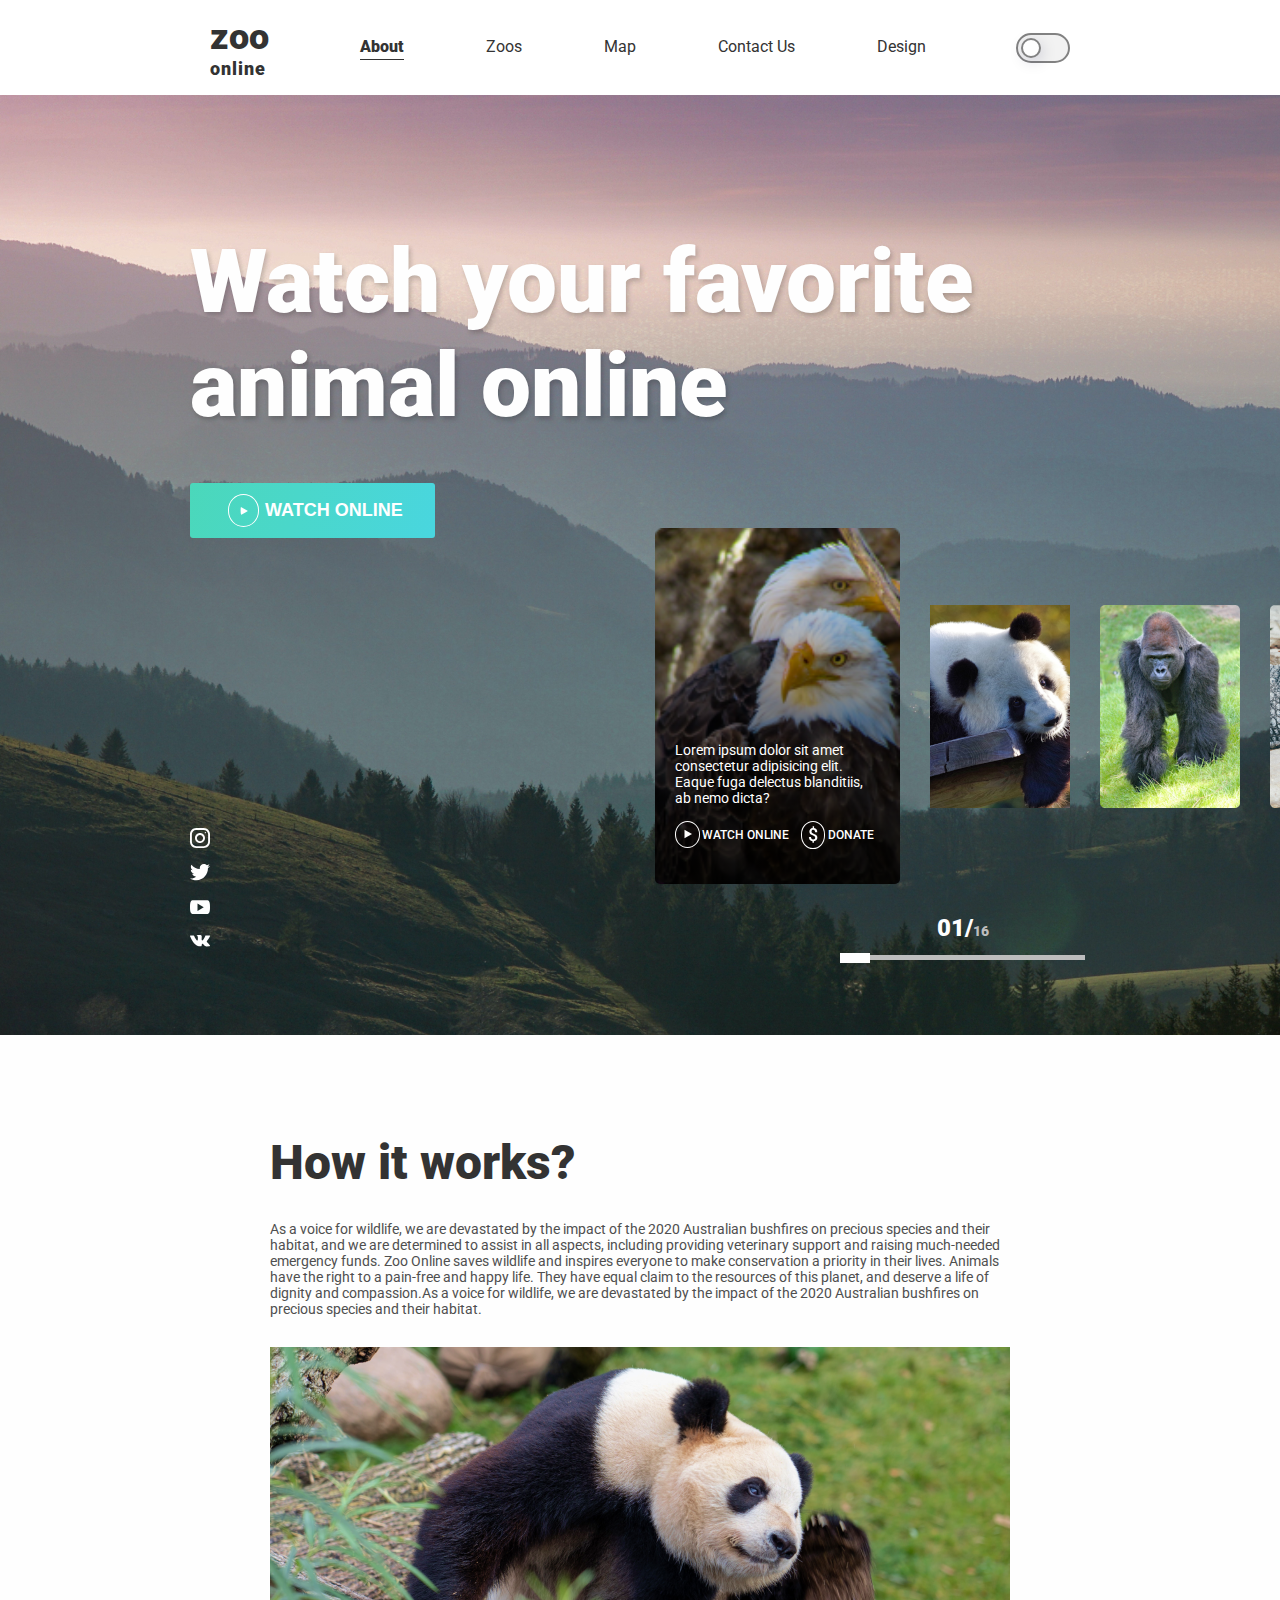
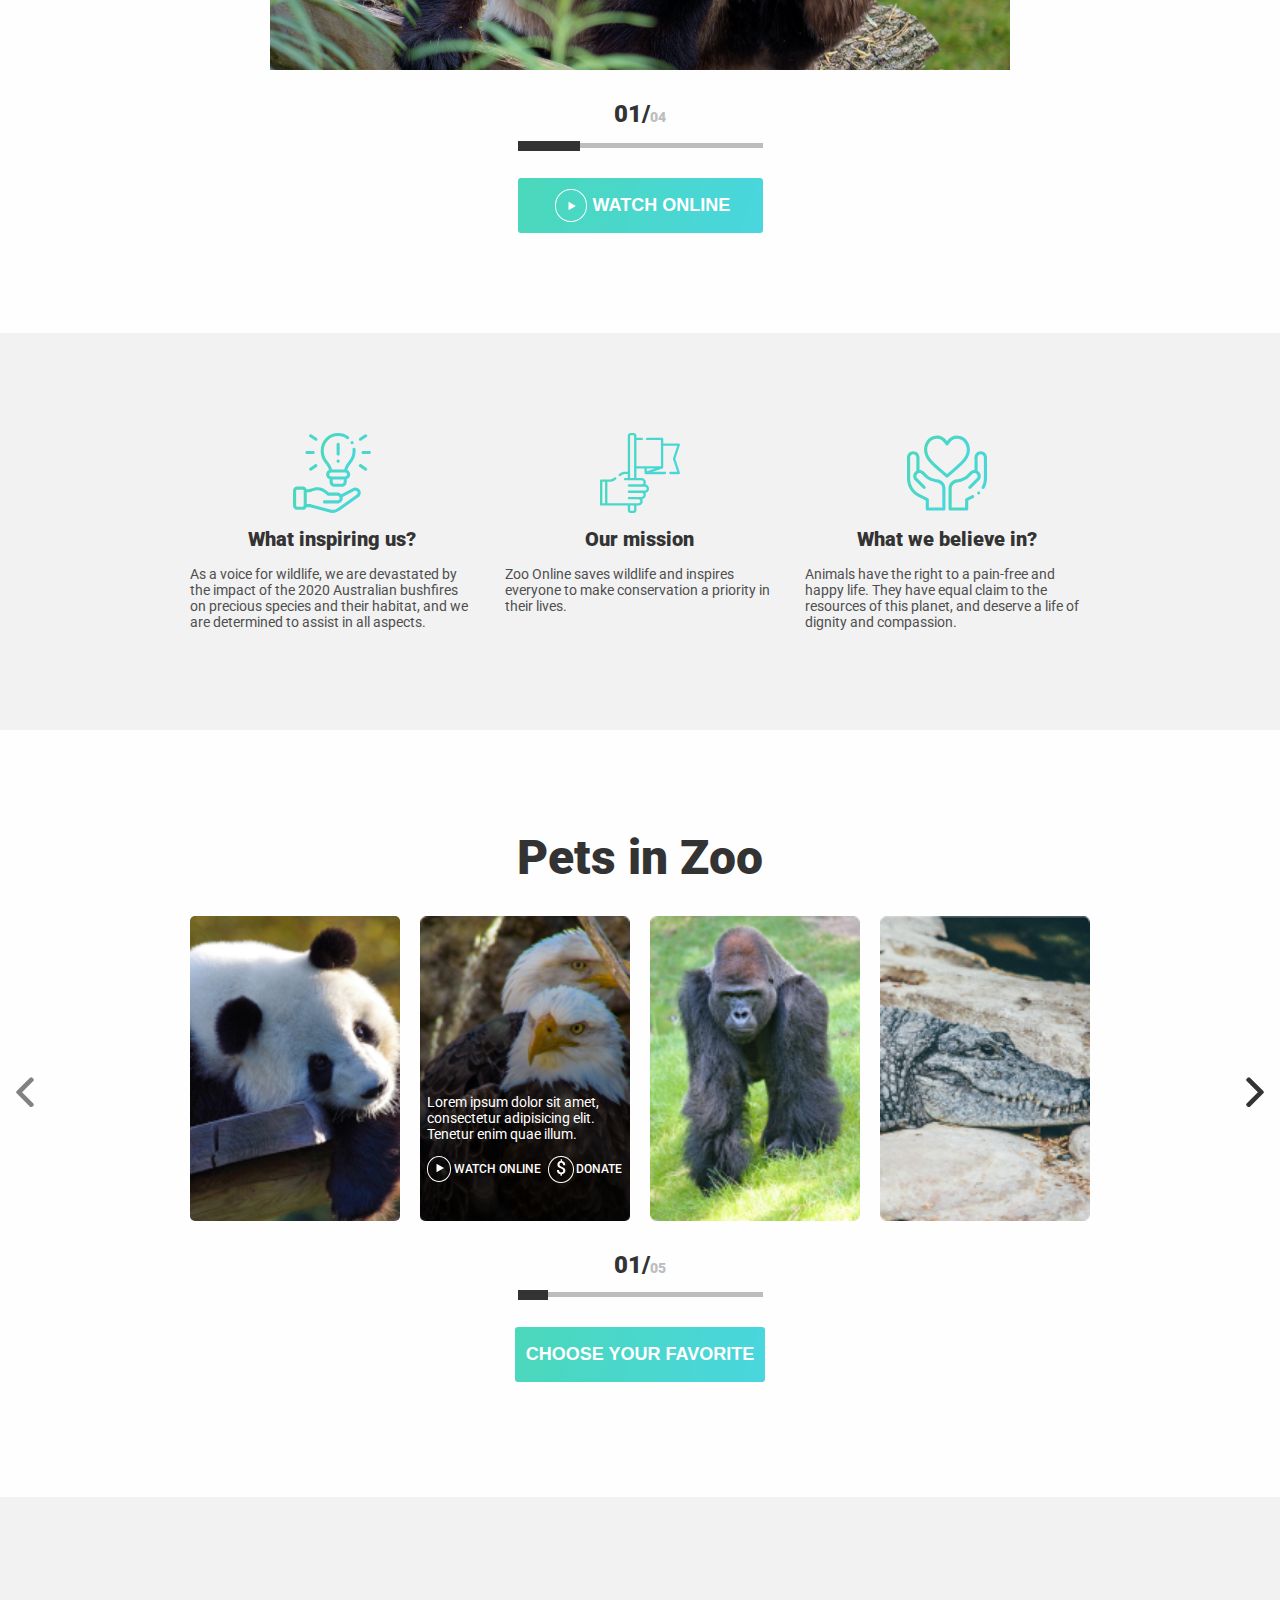
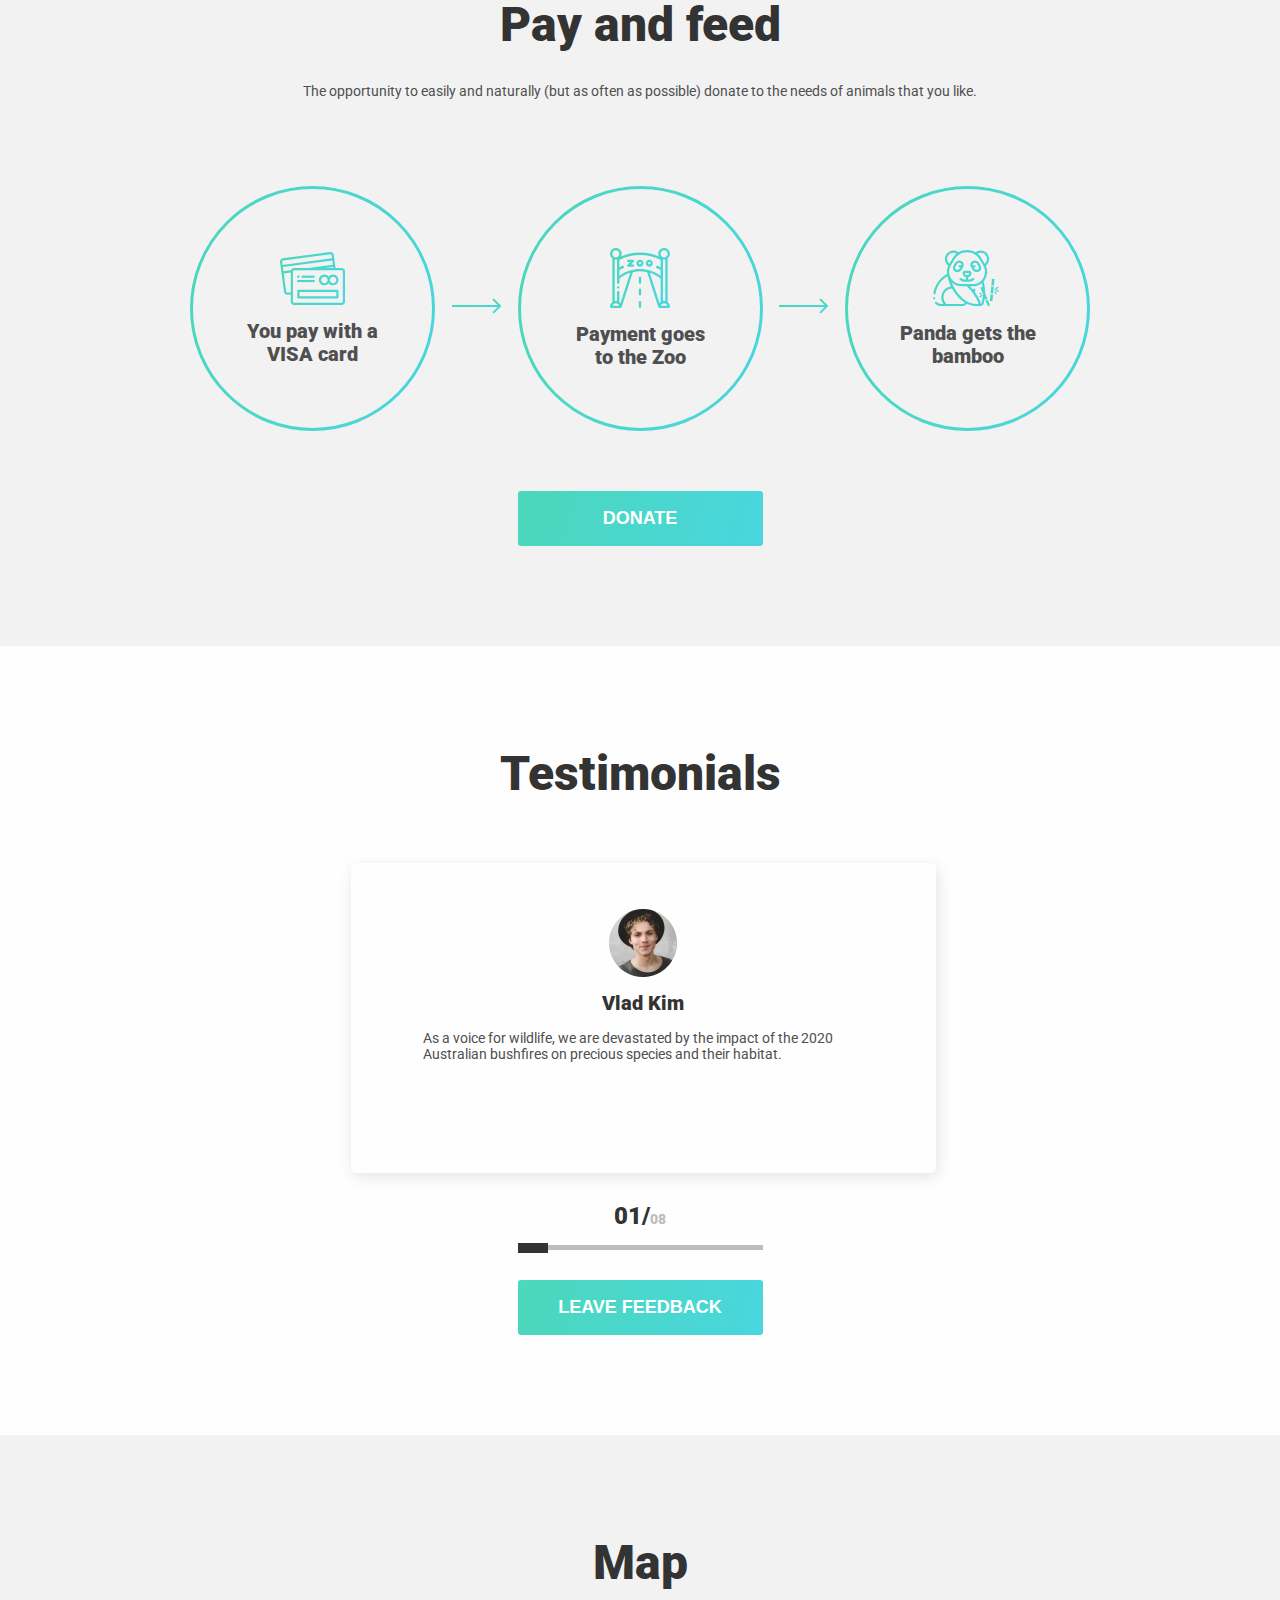
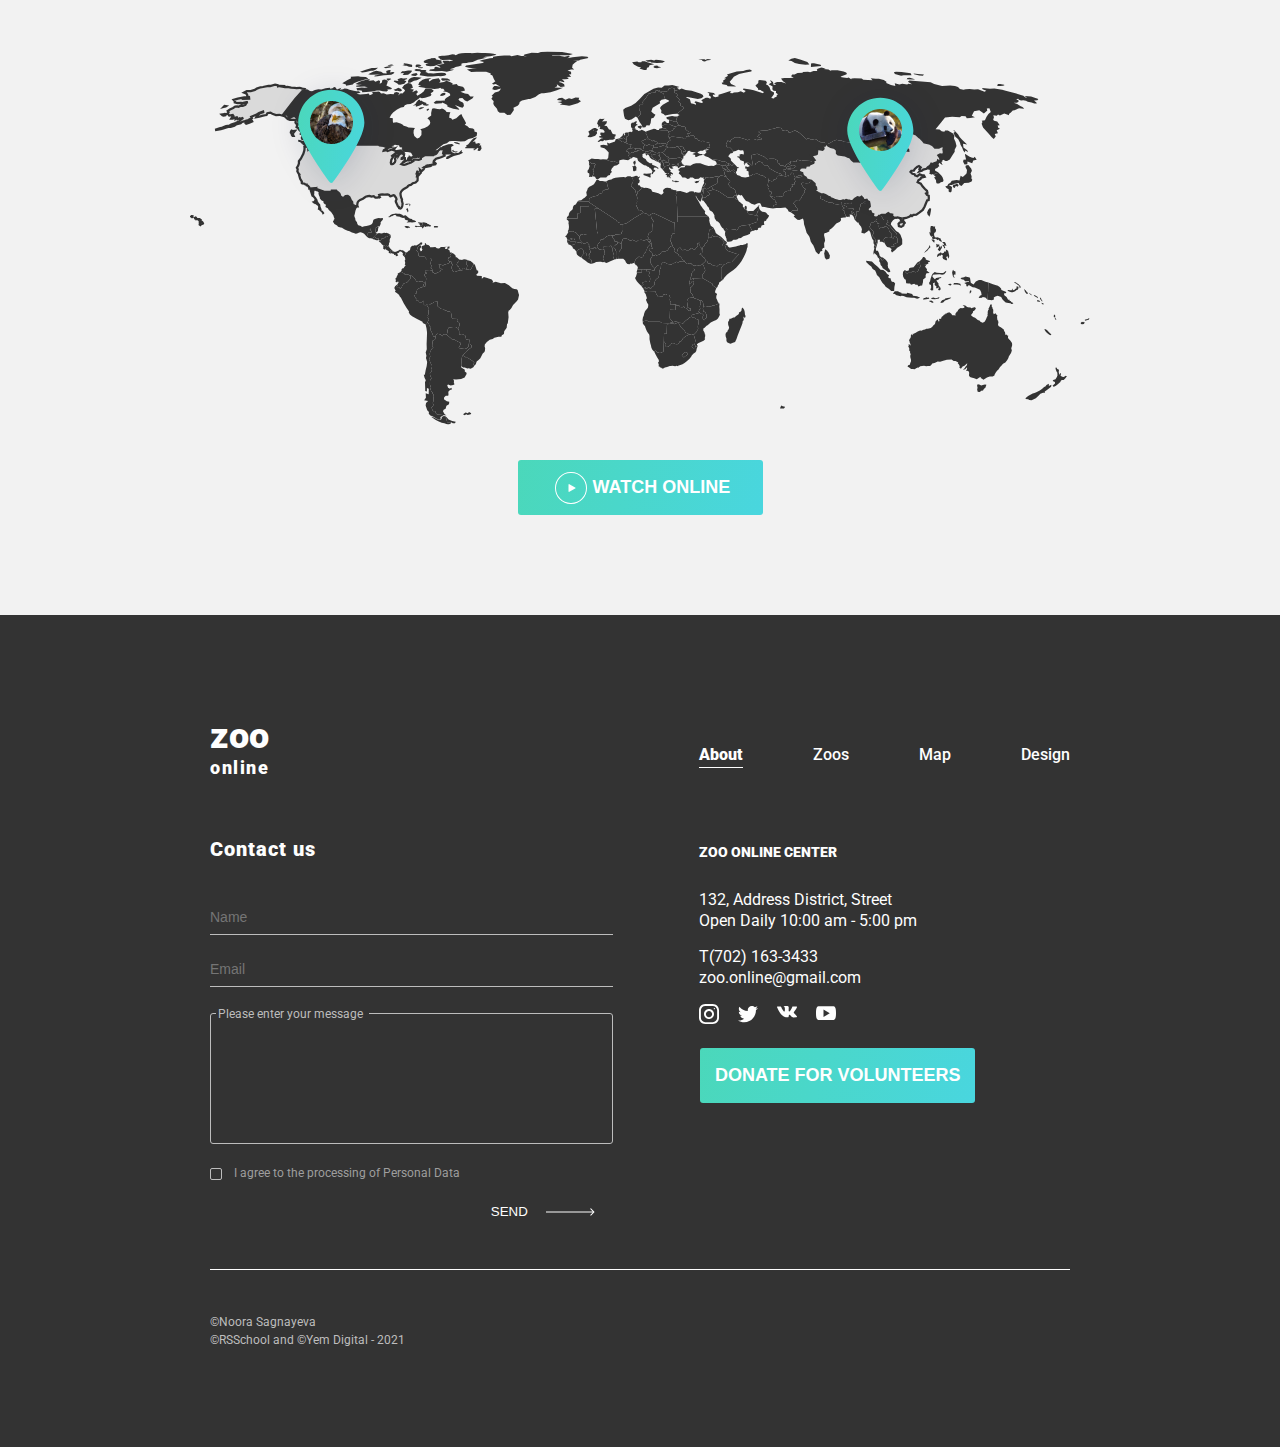
<file: pages/main/index.html>
<!DOCTYPE html>
<html lang="en">

<head>
    <meta charset="UTF-8">
    <meta http-equiv="X-UA-Compatible" content="IE=edge">
    <meta name="viewport" content="width=device-width, initial-scale=1.0">
    <meta name="description" content="This is an online zoo that allows you to see pets in any of the zoos or in the wild, where there are live cameras.">

    <title>Online Zoo</title>

    <link rel="icon" type="image/svg" sizes="32x32" href="icons/crocodile.svg">
    <link rel="stylesheet" href="css/style.css">
</head>

<body>
    <!-- FAVICON FROM FLATICOM -->
    <!-- <div>Icons made by <a href="https://www.freepik.com" title="Freepik">Freepik</a> from <a href="https://www.flaticon.com/" title="Flaticon">www.flaticon.com</a></div> -->

    <!-- MODAL LEAVE FEEDBACK-->
    <div class="feedback flex flex-jc-c flex-ai-c feedback-hidden">
        <form class="feedback__form__body">
            <h3 class="feedback__title">Leave Us A Comment</h3>
            <div>
                <label for="feedback-name">Full Name* </label>
            </div>
            <div>
                <input type="text" name="feedback-name" class="feedback-name" required>
            </div>

            <div>
                <label for="email">Enter your email* </label>

            </div>
            <div>
                <input type="email" name="feedback-email" class="feedback-email" required>
            </div>

            <div class="feedback__form__textarea">
                <textarea class="text-feedback" name="feedback-message" rows="7" cols="50" required></textarea>
                <span class="feedback__textarea-text">What would you like to say?*</span>
            </div>

            <div class="section-button__block flex flex-jc-c">
                <button class="feedback-button feedback-invalid section-button" type="submit">Submit</button>
            </div>
        </form>
    </div>

    <div class="modal modal-hidden"></div>

    <div class="wrapper flex">
        <!-- HEADER -->
        <header class="header">
            <div class="header__body outer-container flex flex-jc-sb flex-ai-c">
                <div class="header__logo flex flex-fd-col">
                    <a href="#">
                        <p>Zoo</p>
                        <h5>online</h5>
                    </a>
                </div>
                <!-- NAVIGATION -->
                <nav class="header__menu">
                    <!-- Will be landing scroll -->
                    <ul class="header__list flex">
                        <li>
                            <a class="header__list__item header__list__item-active" href="#">about</a>
                        </li>
                        <li>
                            <a class="header__list__item" href="live.html">zoos</a>
                        </li>
                        <li>
                            <a class="header__list__item" href="map.html">map</a>
                        </li>
                        <li>
                            <a class="header__list__item" href="#contact-us">contact us</a>
                        </li>
                        <li>
                            <a class="header__list__item" href="https://www.figma.com/file/HKt5Nlx0jghQtJp6jW9q8F/zooApp?node-id=0%3A1">design</a>
                        </li>
                        <ul class="header__list__item_hidden">
                            <li class="list__item__burger">
                                <a class="list__item__social" href="https://www.instagram.com/">
                                    <svg width="20" height="20" viewBox="0 0 20 20" fill="none" xmlns="http://www.w3.org/2000/svg">
                                        <path d="M13.75 0H6.25C2.79875 0 0 2.79875 0 6.25V13.75C0 17.2013 2.79875 20 6.25 20H13.75C17.2013 20 20 17.2013 20 13.75V6.25C20 2.79875 17.2013 0 13.75 0ZM18.125 13.75C18.125 16.1625 16.1625 18.125 13.75 18.125H6.25C3.8375 18.125 1.875 16.1625 1.875 13.75V6.25C1.875 3.8375 3.8375 1.875 6.25 1.875H13.75C16.1625 1.875 18.125 3.8375 18.125 6.25V13.75Z" fill="#FEFEFE"/>
                                        <path d="M10 5C7.23875 5 5 7.23875 5 10C5 12.7613 7.23875 15 10 15C12.7613 15 15 12.7613 15 10C15 7.23875 12.7613 5 10 5ZM10 13.125C8.2775 13.125 6.875 11.7225 6.875 10C6.875 8.27625 8.2775 6.875 10 6.875C11.7225 6.875 13.125 8.27625 13.125 10C13.125 11.7225 11.7225 13.125 10 13.125Z" fill="#FEFEFE"/>
                                        <path d="M15.3752 5.29148C15.7432 5.29148 16.0415 4.99319 16.0415 4.62523C16.0415 4.25727 15.7432 3.95898 15.3752 3.95898C15.0073 3.95898 14.709 4.25727 14.709 4.62523C14.709 4.99319 15.0073 5.29148 15.3752 5.29148Z" fill="#FEFEFE"/>
                                        </svg>
                                </a>
                            </li>
                            <li class="list__item__burger">
                                <a class="list__item__social" href="https://www.twitter.com/">
                                    <svg width="20" height="17" viewBox="0 0 20 17" fill="none" xmlns="http://www.w3.org/2000/svg">
                                        <path d="M20 1.92375C19.2563 2.25 18.4637 2.46625 17.6375 2.57125C18.4875 2.06375 19.1363 1.26625 19.4412 0.305C18.6488 0.7775 17.7738 1.11125 16.8412 1.2975C16.0887 0.49625 15.0162 0 13.8462 0C11.5763 0 9.74875 1.8425 9.74875 4.10125C9.74875 4.42625 9.77625 4.73875 9.84375 5.03625C6.435 4.87 3.41875 3.23625 1.3925 0.7475C1.03875 1.36125 0.83125 2.06375 0.83125 2.82C0.83125 4.24 1.5625 5.49875 2.6525 6.2275C1.99375 6.215 1.3475 6.02375 0.8 5.7225C0.8 5.735 0.8 5.75125 0.8 5.7675C0.8 7.76 2.22125 9.415 4.085 9.79625C3.75125 9.8875 3.3875 9.93125 3.01 9.93125C2.7475 9.93125 2.4825 9.91625 2.23375 9.86125C2.765 11.485 4.2725 12.6788 6.065 12.7175C4.67 13.8088 2.89875 14.4662 0.98125 14.4662C0.645 14.4662 0.3225 14.4513 0 14.41C1.81625 15.5813 3.96875 16.25 6.29 16.25C13.835 16.25 17.96 10 17.96 4.5825C17.96 4.40125 17.9538 4.22625 17.945 4.0525C18.7588 3.475 19.4425 2.75375 20 1.92375Z" fill="#FEFEFE"/>
                                        </svg>
                                </a>
                            </li>
                            <li class="list__item__burger">
                                <a class="list__item__social" href="https://www.youtube.com">
                                    <svg width="20" height="14" viewBox="0 0 20 14" fill="none" xmlns="http://www.w3.org/2000/svg">
                                        <path d="M19.15 1.575C18.6075 0.61 18.0188 0.4325 16.82 0.365C15.6225 0.28375 12.6112 0.25 10.0025 0.25C7.38875 0.25 4.37625 0.28375 3.18 0.36375C1.98375 0.4325 1.39375 0.60875 0.84625 1.575C0.2875 2.53875 0 4.19875 0 7.12125C0 7.12375 0 7.125 0 7.125C0 7.1275 0 7.12875 0 7.12875V7.13125C0 10.0413 0.2875 11.7137 0.84625 12.6675C1.39375 13.6325 1.9825 13.8075 3.17875 13.8888C4.37625 13.9588 7.38875 14 10.0025 14C12.6112 14 15.6225 13.9587 16.8212 13.89C18.02 13.8087 18.6087 13.6338 19.1513 12.6688C19.715 11.715 20 10.0425 20 7.1325C20 7.1325 20 7.12875 20 7.12625C20 7.12625 20 7.12375 20 7.1225C20 4.19875 19.715 2.53875 19.15 1.575ZM7.5 10.875V3.375L13.75 7.125L7.5 10.875Z" fill="#FEFEFE"/>
                                        </svg>
                                </a>
                            </li>
                            <li class="list__item__burger">
                                <a class="list__item__social" href="https://www.vk.com/">
                                    <svg fill="none" height="12" viewBox="0 0 20 12" width="20" xmlns="http://www.w3.org/2000/svg"><path d="m19.8217 10.1784c-.0537-.0901-.3862-.81261-1.9864-2.29772-1.6751-1.55511-1.4501-1.30259.5676-3.99154 1.2288-1.63762 1.7201-2.63769 1.5663-3.065224-.1462-.407529-1.05-.300022-1.05-.300022l-3.0053.017502s-.2225-.030003-.3887.068755c-.1613.097507-.2651.322523-.2651.322523s-.4762 1.267596-1.1113 2.345176c-1.3388 2.27391-1.8751 2.39392-2.0939 2.25266-.5088-.32877-.3813-1.32259-.3813-2.02765 0-2.20391.3338-3.122726-.6513-3.360244-.3275-.0787554-.5675-.1312593-1.40382-.14000992-1.07257-.01125082-1.98139.00375027-2.49518.25501892-.34252.167512-.60629.54129-.44503.562541.19876.026252.6488.121259.88756.446284.30878.41878.29753 1.36135.29753 1.36135s.17751 2.59394-.41378 2.91646c-.40628.22127-.96258-.23001-2.15641-2.29392-.6113-1.05632-1.07383-2.22516-1.07383-2.22516s-.08876-.217515-.24752-.333773c-.19251-.141261-.46253-.186264-.46253-.186264l-2.857713.017501s-.428782.012502-.5862931.198765c-.1400103.166262-.0112509.508791-.0112509.508791s2.237667 5.23413 4.770347 7.87307c2.32392 2.41893 4.96162 2.26013 4.96162 2.26013h1.1951s.3613-.04.545-.2387c.17-.1825.1638-.5251.1638-.5251s-.0238-1.60383.7213-1.8401c.7338-.23252 1.6764 1.5501 2.6752 2.2364.755.5188 1.3288.405 1.3288.405l2.6715-.0375s1.3976-.0862.735-1.185z" fill="#fefefe"/></svg>
                                </a>
                            </li>
                        </ul>
                    </ul>
                </nav>
                <!-- TOGGLE SWITCHER -->
                <div class="theme-switch-wrapper">
                    <label class="theme-switch" for="checkbox">
                        <input type="checkbox" id="checkbox" />
                        <div class="slider round"></div>
                  </label>
                </div>
                <!-- BURGER -->
                <div class="menu__icon">
                    <span></span>
                </div>
            </div>
        </header>

        <!-- MAIN -->
        <main class="main">
            <!-- HERO -->
            <div class="hero-top flex flex-fd-col">
                <!-- HERO CAROUSEL -->
                <div class="hero-top__carousel flex flex-jc-c flex-ai-c">
                    <div class="hero-top__carousel__container flex flex-jc-c flex-ai-c">
                        <div class="carousel__item">
                            <div class="item__description">
                                <img class="hero-top__carousel__item" src="images/gallery/eagle.png" alt="Eagle">
                                <div class="carousel__item__overlay flex flex-fd-col flex-jc-fe">
                                    <p class="overlay__text">Lorem ipsum dolor sit amet consectetur adipisicing elit. Eaque fuga delectus blanditiis, ab nemo dicta?</p>
                                    <div class="item__overlay__buttons flex flex-jc-fs flex-ai-c">
                                        <a class="overlay__button-left" href="eagle-live.html"><span><svg width="8" height="10" viewBox="0 0 8 10" fill="none" xmlns="http://www.w3.org/2000/svg">
                                            <path d="M8 5L0.5 9.33013L0.5 0.669873L8 5Z" fill="white"/>
                                            </svg></span>Watch Online
                                            </a>
                                        <a class="overlay__button-right flex flex-ai-c" href="popup.html"><span><svg width="10" height="17" viewBox="0 0 10 17" fill="none" xmlns="http://www.w3.org/2000/svg">
                                                <path d="M7.19824 11.6602C7.19824 11.1621 7.04004 10.752 6.72363 10.4297C6.40723 10.1016 5.87988 9.80859 5.1416 9.55078C4.40332 9.28711 3.8291 9.04395 3.41895 8.82129C2.05371 8.08887 1.37109 7.00488 1.37109 5.56934C1.37109 4.59668 1.66699 3.79687 2.25879 3.16992C2.85059 2.54297 3.65332 2.1709 4.66699 2.05371V0.137695H6.07324V2.07129C7.09277 2.21777 7.88086 2.65137 8.4375 3.37207C8.99414 4.08691 9.27246 5.01855 9.27246 6.16699H7.14551C7.14551 5.42871 6.97852 4.84863 6.64453 4.42676C6.31641 3.99902 5.86816 3.78516 5.2998 3.78516C4.7373 3.78516 4.29785 3.9375 3.98145 4.24219C3.66504 4.54688 3.50684 4.9834 3.50684 5.55176C3.50684 6.06152 3.66211 6.47168 3.97266 6.78223C4.28906 7.08691 4.82227 7.37695 5.57227 7.65234C6.32227 7.92773 6.91113 8.18262 7.33887 8.41699C7.7666 8.65137 8.12695 8.9209 8.41992 9.22559C8.71289 9.52441 8.93848 9.87012 9.09668 10.2627C9.25488 10.6553 9.33398 11.1152 9.33398 11.6426C9.33398 12.6328 9.0293 13.4355 8.41992 14.0508C7.81641 14.666 6.97266 15.0293 5.88867 15.1406V16.8545H4.49121V15.1494C3.33105 15.0205 2.4375 14.6045 1.81055 13.9014C1.18945 13.1982 0.878906 12.2666 0.878906 11.1064H3.01465C3.01465 11.8447 3.19922 12.416 3.56836 12.8203C3.94336 13.2246 4.4707 13.4268 5.15039 13.4268C5.81836 13.4268 6.3252 13.2656 6.6709 12.9434C7.02246 12.6211 7.19824 12.1934 7.19824 11.6602Z" fill="white"/>
                                                </svg></span>Donate</a>
                                    </div>
                                </div>
                            </div>
                        </div>
                        <div class="carousel__item">
                            <div class="item__description">
                                <img class="hero-top__carousel__item" src="images/gallery/pandada.png" alt="Panda">
                                <div class="carousel__item__overlay flex flex-fd-col flex-jc-fe">
                                    <p class="overlay__text">Panda’s name is Bei Bei. He is 2 years old. Bei Bei is from China. He loves bamboos.</p>
                                    <div class="item__overlay__buttons flex flex-jc-fs flex-ai-c">
                                        <a class="overlay__button-left" href="live.html"><span><svg width="8" height="10" viewBox="0 0 8 10" fill="none" xmlns="http://www.w3.org/2000/svg">
                                        <path d="M8 5L0.5 9.33013L0.5 0.669873L8 5Z" fill="white"/>
                                        </svg></span>Watch Online
                                        </a>
                                        <a class="overlay__button-right flex flex-ai-c" href="popup.html"><span><svg width="10" height="17" viewBox="0 0 10 17" fill="none" xmlns="http://www.w3.org/2000/svg">
                                            <path d="M7.19824 11.6602C7.19824 11.1621 7.04004 10.752 6.72363 10.4297C6.40723 10.1016 5.87988 9.80859 5.1416 9.55078C4.40332 9.28711 3.8291 9.04395 3.41895 8.82129C2.05371 8.08887 1.37109 7.00488 1.37109 5.56934C1.37109 4.59668 1.66699 3.79687 2.25879 3.16992C2.85059 2.54297 3.65332 2.1709 4.66699 2.05371V0.137695H6.07324V2.07129C7.09277 2.21777 7.88086 2.65137 8.4375 3.37207C8.99414 4.08691 9.27246 5.01855 9.27246 6.16699H7.14551C7.14551 5.42871 6.97852 4.84863 6.64453 4.42676C6.31641 3.99902 5.86816 3.78516 5.2998 3.78516C4.7373 3.78516 4.29785 3.9375 3.98145 4.24219C3.66504 4.54688 3.50684 4.9834 3.50684 5.55176C3.50684 6.06152 3.66211 6.47168 3.97266 6.78223C4.28906 7.08691 4.82227 7.37695 5.57227 7.65234C6.32227 7.92773 6.91113 8.18262 7.33887 8.41699C7.7666 8.65137 8.12695 8.9209 8.41992 9.22559C8.71289 9.52441 8.93848 9.87012 9.09668 10.2627C9.25488 10.6553 9.33398 11.1152 9.33398 11.6426C9.33398 12.6328 9.0293 13.4355 8.41992 14.0508C7.81641 14.666 6.97266 15.0293 5.88867 15.1406V16.8545H4.49121V15.1494C3.33105 15.0205 2.4375 14.6045 1.81055 13.9014C1.18945 13.1982 0.878906 12.2666 0.878906 11.1064H3.01465C3.01465 11.8447 3.19922 12.416 3.56836 12.8203C3.94336 13.2246 4.4707 13.4268 5.15039 13.4268C5.81836 13.4268 6.3252 13.2656 6.6709 12.9434C7.02246 12.6211 7.19824 12.1934 7.19824 11.6602Z" fill="white"/>
                                            </svg></span>Donate</a>
                                    </div>
                                </div>
                            </div>
                        </div>
                        <div class="carousel__item">
                            <div class="item__description">
                                <img class="hero-top__carousel__item" src="images/gallery/gorilla.png" alt="Gorilla">
                                <div class="carousel__item__overlay flex flex-fd-col flex-jc-fe">
                                    <p class="overlay__text">Lorem ipsum dolor sit amet consectetur adipisicing elit. Eaque fuga delectus blanditiis, ab nemo dicta?</p>
                                    <div class="item__overlay__buttons flex flex-jc-fs flex-ai-c">
                                        <a class="overlay__button-left" href="gorilla-live.html"><span><svg width="8" height="10" viewBox="0 0 8 10" fill="none" xmlns="http://www.w3.org/2000/svg">
                                        <path d="M8 5L0.5 9.33013L0.5 0.669873L8 5Z" fill="white"/>
                                        </svg></span>Watch Online
                                        </a>
                                        <a class="overlay__button-right flex flex-ai-c" href="popup.html"><span><svg width="10" height="17" viewBox="0 0 10 17" fill="none" xmlns="http://www.w3.org/2000/svg">
                                            <path d="M7.19824 11.6602C7.19824 11.1621 7.04004 10.752 6.72363 10.4297C6.40723 10.1016 5.87988 9.80859 5.1416 9.55078C4.40332 9.28711 3.8291 9.04395 3.41895 8.82129C2.05371 8.08887 1.37109 7.00488 1.37109 5.56934C1.37109 4.59668 1.66699 3.79687 2.25879 3.16992C2.85059 2.54297 3.65332 2.1709 4.66699 2.05371V0.137695H6.07324V2.07129C7.09277 2.21777 7.88086 2.65137 8.4375 3.37207C8.99414 4.08691 9.27246 5.01855 9.27246 6.16699H7.14551C7.14551 5.42871 6.97852 4.84863 6.64453 4.42676C6.31641 3.99902 5.86816 3.78516 5.2998 3.78516C4.7373 3.78516 4.29785 3.9375 3.98145 4.24219C3.66504 4.54688 3.50684 4.9834 3.50684 5.55176C3.50684 6.06152 3.66211 6.47168 3.97266 6.78223C4.28906 7.08691 4.82227 7.37695 5.57227 7.65234C6.32227 7.92773 6.91113 8.18262 7.33887 8.41699C7.7666 8.65137 8.12695 8.9209 8.41992 9.22559C8.71289 9.52441 8.93848 9.87012 9.09668 10.2627C9.25488 10.6553 9.33398 11.1152 9.33398 11.6426C9.33398 12.6328 9.0293 13.4355 8.41992 14.0508C7.81641 14.666 6.97266 15.0293 5.88867 15.1406V16.8545H4.49121V15.1494C3.33105 15.0205 2.4375 14.6045 1.81055 13.9014C1.18945 13.1982 0.878906 12.2666 0.878906 11.1064H3.01465C3.01465 11.8447 3.19922 12.416 3.56836 12.8203C3.94336 13.2246 4.4707 13.4268 5.15039 13.4268C5.81836 13.4268 6.3252 13.2656 6.6709 12.9434C7.02246 12.6211 7.19824 12.1934 7.19824 11.6602Z" fill="white"/>
                                            </svg></span>Donate</a>
                                    </div>
                                </div>
                            </div>
                        </div>
                        <div class="carousel__item">
                            <div class="item__description">
                                <img class="hero-top__carousel__item" src="images/gallery/crocodile.png" alt="Crocodile">
                                <div class="carousel__item__overlay flex flex-fd-col flex-jc-fe">
                                    <p class="overlay__text">Lorem ipsum dolor sit amet consectetur adipisicing elit. Eaque fuga delectus blanditiis, ab nemo dicta?</p>
                                    <div class="item__overlay__buttons flex flex-jc-fs flex-ai-c">
                                        <a class="overlay__button-left" href="crocodile.html"><span><svg width="8" height="10" viewBox="0 0 8 10" fill="none" xmlns="http://www.w3.org/2000/svg">
                                        <path d="M8 5L0.5 9.33013L0.5 0.669873L8 5Z" fill="white"/>
                                        </svg></span>Watch Online
                                        </a>
                                        <a class="overlay__button-right flex flex-ai-c" href="popup.html"><span><svg width="10" height="17" viewBox="0 0 10 17" fill="none" xmlns="http://www.w3.org/2000/svg">
                                            <path d="M7.19824 11.6602C7.19824 11.1621 7.04004 10.752 6.72363 10.4297C6.40723 10.1016 5.87988 9.80859 5.1416 9.55078C4.40332 9.28711 3.8291 9.04395 3.41895 8.82129C2.05371 8.08887 1.37109 7.00488 1.37109 5.56934C1.37109 4.59668 1.66699 3.79687 2.25879 3.16992C2.85059 2.54297 3.65332 2.1709 4.66699 2.05371V0.137695H6.07324V2.07129C7.09277 2.21777 7.88086 2.65137 8.4375 3.37207C8.99414 4.08691 9.27246 5.01855 9.27246 6.16699H7.14551C7.14551 5.42871 6.97852 4.84863 6.64453 4.42676C6.31641 3.99902 5.86816 3.78516 5.2998 3.78516C4.7373 3.78516 4.29785 3.9375 3.98145 4.24219C3.66504 4.54688 3.50684 4.9834 3.50684 5.55176C3.50684 6.06152 3.66211 6.47168 3.97266 6.78223C4.28906 7.08691 4.82227 7.37695 5.57227 7.65234C6.32227 7.92773 6.91113 8.18262 7.33887 8.41699C7.7666 8.65137 8.12695 8.9209 8.41992 9.22559C8.71289 9.52441 8.93848 9.87012 9.09668 10.2627C9.25488 10.6553 9.33398 11.1152 9.33398 11.6426C9.33398 12.6328 9.0293 13.4355 8.41992 14.0508C7.81641 14.666 6.97266 15.0293 5.88867 15.1406V16.8545H4.49121V15.1494C3.33105 15.0205 2.4375 14.6045 1.81055 13.9014C1.18945 13.1982 0.878906 12.2666 0.878906 11.1064H3.01465C3.01465 11.8447 3.19922 12.416 3.56836 12.8203C3.94336 13.2246 4.4707 13.4268 5.15039 13.4268C5.81836 13.4268 6.3252 13.2656 6.6709 12.9434C7.02246 12.6211 7.19824 12.1934 7.19824 11.6602Z" fill="white"/>
                                            </svg></span>Donate</a>
                                    </div>
                                </div>
                            </div>
                        </div>
                        <div class="carousel__item">
                            <div class="item__description">
                                <img class="hero-top__carousel__item" src="images/gallery/eagle.png" alt="Eagle">
                                <div class="carousel__item__overlay flex flex-fd-col flex-jc-fe">
                                    <p class="overlay__text">Lorem ipsum dolor sit amet consectetur adipisicing elit. Eaque fuga delectus blanditiis, ab nemo dicta?</p>
                                    <div class="item__overlay__buttons flex flex-jc-fs flex-ai-c">
                                        <a class="overlay__button-left" href="eagle-live.html"><span><svg width="8" height="10" viewBox="0 0 8 10" fill="none" xmlns="http://www.w3.org/2000/svg">
                                        <path d="M8 5L0.5 9.33013L0.5 0.669873L8 5Z" fill="white"/>
                                        </svg></span>Watch Online
                                        </a>
                                        <a class="overlay__button-right flex flex-ai-c" href="popup.html"><span><svg width="10" height="17" viewBox="0 0 10 17" fill="none" xmlns="http://www.w3.org/2000/svg">
                                            <path d="M7.19824 11.6602C7.19824 11.1621 7.04004 10.752 6.72363 10.4297C6.40723 10.1016 5.87988 9.80859 5.1416 9.55078C4.40332 9.28711 3.8291 9.04395 3.41895 8.82129C2.05371 8.08887 1.37109 7.00488 1.37109 5.56934C1.37109 4.59668 1.66699 3.79687 2.25879 3.16992C2.85059 2.54297 3.65332 2.1709 4.66699 2.05371V0.137695H6.07324V2.07129C7.09277 2.21777 7.88086 2.65137 8.4375 3.37207C8.99414 4.08691 9.27246 5.01855 9.27246 6.16699H7.14551C7.14551 5.42871 6.97852 4.84863 6.64453 4.42676C6.31641 3.99902 5.86816 3.78516 5.2998 3.78516C4.7373 3.78516 4.29785 3.9375 3.98145 4.24219C3.66504 4.54688 3.50684 4.9834 3.50684 5.55176C3.50684 6.06152 3.66211 6.47168 3.97266 6.78223C4.28906 7.08691 4.82227 7.37695 5.57227 7.65234C6.32227 7.92773 6.91113 8.18262 7.33887 8.41699C7.7666 8.65137 8.12695 8.9209 8.41992 9.22559C8.71289 9.52441 8.93848 9.87012 9.09668 10.2627C9.25488 10.6553 9.33398 11.1152 9.33398 11.6426C9.33398 12.6328 9.0293 13.4355 8.41992 14.0508C7.81641 14.666 6.97266 15.0293 5.88867 15.1406V16.8545H4.49121V15.1494C3.33105 15.0205 2.4375 14.6045 1.81055 13.9014C1.18945 13.1982 0.878906 12.2666 0.878906 11.1064H3.01465C3.01465 11.8447 3.19922 12.416 3.56836 12.8203C3.94336 13.2246 4.4707 13.4268 5.15039 13.4268C5.81836 13.4268 6.3252 13.2656 6.6709 12.9434C7.02246 12.6211 7.19824 12.1934 7.19824 11.6602Z" fill="white"/>
                                            </svg></span>Donate</a>
                                    </div>
                                </div>
                            </div>
                        </div>
                        <div class="carousel__item">
                            <div class="item__description">
                                <img class="hero-top__carousel__item" src="images/gallery/pandada.png" alt="Panda">
                                <div class="carousel__item__overlay flex flex-fd-col flex-jc-fe">
                                    <p class="overlay__text">Panda’s name is Bei Bei. He is 2 years old. Bei Bei is from China. He loves bamboos.</p>
                                    <div class="item__overlay__buttons flex flex-jc-fs flex-ai-c">
                                        <a class="overlay__button-left" href="live.html"><span><svg width="8" height="10" viewBox="0 0 8 10" fill="none" xmlns="http://www.w3.org/2000/svg">
                                        <path d="M8 5L0.5 9.33013L0.5 0.669873L8 5Z" fill="white"/>
                                        </svg></span>Watch Online
                                        </a>
                                        <a class="overlay__button-right flex flex-ai-c" href="popup.html"><span><svg width="10" height="17" viewBox="0 0 10 17" fill="none" xmlns="http://www.w3.org/2000/svg">
                                            <path d="M7.19824 11.6602C7.19824 11.1621 7.04004 10.752 6.72363 10.4297C6.40723 10.1016 5.87988 9.80859 5.1416 9.55078C4.40332 9.28711 3.8291 9.04395 3.41895 8.82129C2.05371 8.08887 1.37109 7.00488 1.37109 5.56934C1.37109 4.59668 1.66699 3.79687 2.25879 3.16992C2.85059 2.54297 3.65332 2.1709 4.66699 2.05371V0.137695H6.07324V2.07129C7.09277 2.21777 7.88086 2.65137 8.4375 3.37207C8.99414 4.08691 9.27246 5.01855 9.27246 6.16699H7.14551C7.14551 5.42871 6.97852 4.84863 6.64453 4.42676C6.31641 3.99902 5.86816 3.78516 5.2998 3.78516C4.7373 3.78516 4.29785 3.9375 3.98145 4.24219C3.66504 4.54688 3.50684 4.9834 3.50684 5.55176C3.50684 6.06152 3.66211 6.47168 3.97266 6.78223C4.28906 7.08691 4.82227 7.37695 5.57227 7.65234C6.32227 7.92773 6.91113 8.18262 7.33887 8.41699C7.7666 8.65137 8.12695 8.9209 8.41992 9.22559C8.71289 9.52441 8.93848 9.87012 9.09668 10.2627C9.25488 10.6553 9.33398 11.1152 9.33398 11.6426C9.33398 12.6328 9.0293 13.4355 8.41992 14.0508C7.81641 14.666 6.97266 15.0293 5.88867 15.1406V16.8545H4.49121V15.1494C3.33105 15.0205 2.4375 14.6045 1.81055 13.9014C1.18945 13.1982 0.878906 12.2666 0.878906 11.1064H3.01465C3.01465 11.8447 3.19922 12.416 3.56836 12.8203C3.94336 13.2246 4.4707 13.4268 5.15039 13.4268C5.81836 13.4268 6.3252 13.2656 6.6709 12.9434C7.02246 12.6211 7.19824 12.1934 7.19824 11.6602Z" fill="white"/>
                                            </svg></span>Donate</a>
                                    </div>
                                </div>
                            </div>
                        </div>
                        <div class="carousel__item">
                            <div class="item__description">
                                <img class="hero-top__carousel__item" src="images/gallery/gorilla.png" alt="Gorilla">
                                <div class="carousel__item__overlay flex flex-fd-col flex-jc-fe">
                                    <p class="overlay__text">Lorem ipsum dolor sit amet consectetur adipisicing elit. Eaque fuga delectus blanditiis, ab nemo dicta?</p>
                                    <div class="item__overlay__buttons flex flex-jc-fs flex-ai-c">
                                        <a class="overlay__button-left" href="gorilla-live.html"><span><svg width="8" height="10" viewBox="0 0 8 10" fill="none" xmlns="http://www.w3.org/2000/svg">
                                        <path d="M8 5L0.5 9.33013L0.5 0.669873L8 5Z" fill="white"/>
                                        </svg></span>Watch Online
                                        </a>
                                        <a class="overlay__button-right flex flex-ai-c" href="popup.html"><span><svg width="10" height="17" viewBox="0 0 10 17" fill="none" xmlns="http://www.w3.org/2000/svg">
                                            <path d="M7.19824 11.6602C7.19824 11.1621 7.04004 10.752 6.72363 10.4297C6.40723 10.1016 5.87988 9.80859 5.1416 9.55078C4.40332 9.28711 3.8291 9.04395 3.41895 8.82129C2.05371 8.08887 1.37109 7.00488 1.37109 5.56934C1.37109 4.59668 1.66699 3.79687 2.25879 3.16992C2.85059 2.54297 3.65332 2.1709 4.66699 2.05371V0.137695H6.07324V2.07129C7.09277 2.21777 7.88086 2.65137 8.4375 3.37207C8.99414 4.08691 9.27246 5.01855 9.27246 6.16699H7.14551C7.14551 5.42871 6.97852 4.84863 6.64453 4.42676C6.31641 3.99902 5.86816 3.78516 5.2998 3.78516C4.7373 3.78516 4.29785 3.9375 3.98145 4.24219C3.66504 4.54688 3.50684 4.9834 3.50684 5.55176C3.50684 6.06152 3.66211 6.47168 3.97266 6.78223C4.28906 7.08691 4.82227 7.37695 5.57227 7.65234C6.32227 7.92773 6.91113 8.18262 7.33887 8.41699C7.7666 8.65137 8.12695 8.9209 8.41992 9.22559C8.71289 9.52441 8.93848 9.87012 9.09668 10.2627C9.25488 10.6553 9.33398 11.1152 9.33398 11.6426C9.33398 12.6328 9.0293 13.4355 8.41992 14.0508C7.81641 14.666 6.97266 15.0293 5.88867 15.1406V16.8545H4.49121V15.1494C3.33105 15.0205 2.4375 14.6045 1.81055 13.9014C1.18945 13.1982 0.878906 12.2666 0.878906 11.1064H3.01465C3.01465 11.8447 3.19922 12.416 3.56836 12.8203C3.94336 13.2246 4.4707 13.4268 5.15039 13.4268C5.81836 13.4268 6.3252 13.2656 6.6709 12.9434C7.02246 12.6211 7.19824 12.1934 7.19824 11.6602Z" fill="white"/>
                                            </svg></span>Donate</a>
                                    </div>
                                </div>
                            </div>
                        </div>
                        <div class="carousel__item">
                            <div class="item__description">
                                <img class="hero-top__carousel__item" src="images/gallery/crocodile.png" alt="Crocodile">
                                <div class="carousel__item__overlay flex flex-fd-col flex-jc-fe">
                                    <p class="overlay__text">Lorem ipsum dolor sit amet consectetur adipisicing elit. Eaque fuga delectus blanditiis, ab nemo dicta?</p>
                                    <div class="item__overlay__buttons flex flex-jc-fs flex-ai-c">
                                        <a class="overlay__button-left" href="crocodile.html"><span><svg width="8" height="10" viewBox="0 0 8 10" fill="none" xmlns="http://www.w3.org/2000/svg">
                                        <path d="M8 5L0.5 9.33013L0.5 0.669873L8 5Z" fill="white"/>
                                        </svg></span>Watch Online
                                        </a>
                                        <a class="overlay__button-right flex flex-ai-c" href="popup.html"><span><svg width="10" height="17" viewBox="0 0 10 17" fill="none" xmlns="http://www.w3.org/2000/svg">
                                            <path d="M7.19824 11.6602C7.19824 11.1621 7.04004 10.752 6.72363 10.4297C6.40723 10.1016 5.87988 9.80859 5.1416 9.55078C4.40332 9.28711 3.8291 9.04395 3.41895 8.82129C2.05371 8.08887 1.37109 7.00488 1.37109 5.56934C1.37109 4.59668 1.66699 3.79687 2.25879 3.16992C2.85059 2.54297 3.65332 2.1709 4.66699 2.05371V0.137695H6.07324V2.07129C7.09277 2.21777 7.88086 2.65137 8.4375 3.37207C8.99414 4.08691 9.27246 5.01855 9.27246 6.16699H7.14551C7.14551 5.42871 6.97852 4.84863 6.64453 4.42676C6.31641 3.99902 5.86816 3.78516 5.2998 3.78516C4.7373 3.78516 4.29785 3.9375 3.98145 4.24219C3.66504 4.54688 3.50684 4.9834 3.50684 5.55176C3.50684 6.06152 3.66211 6.47168 3.97266 6.78223C4.28906 7.08691 4.82227 7.37695 5.57227 7.65234C6.32227 7.92773 6.91113 8.18262 7.33887 8.41699C7.7666 8.65137 8.12695 8.9209 8.41992 9.22559C8.71289 9.52441 8.93848 9.87012 9.09668 10.2627C9.25488 10.6553 9.33398 11.1152 9.33398 11.6426C9.33398 12.6328 9.0293 13.4355 8.41992 14.0508C7.81641 14.666 6.97266 15.0293 5.88867 15.1406V16.8545H4.49121V15.1494C3.33105 15.0205 2.4375 14.6045 1.81055 13.9014C1.18945 13.1982 0.878906 12.2666 0.878906 11.1064H3.01465C3.01465 11.8447 3.19922 12.416 3.56836 12.8203C3.94336 13.2246 4.4707 13.4268 5.15039 13.4268C5.81836 13.4268 6.3252 13.2656 6.6709 12.9434C7.02246 12.6211 7.19824 12.1934 7.19824 11.6602Z" fill="white"/>
                                            </svg></span>Donate</a>
                                    </div>
                                </div>
                            </div>
                        </div>
                        <div class="carousel__item">
                            <div class="item__description">
                                <img class="hero-top__carousel__item" src="images/gallery/eagle.png" alt="Eagle">
                                <div class="carousel__item__overlay flex flex-fd-col flex-jc-fe">
                                    <p class="overlay__text">Lorem ipsum dolor sit amet consectetur adipisicing elit. Eaque fuga delectus blanditiis, ab nemo dicta?</p>
                                    <div class="item__overlay__buttons flex flex-jc-fs flex-ai-c">
                                        <a class="overlay__button-left" href="eagle-live.html"><span><svg width="8" height="10" viewBox="0 0 8 10" fill="none" xmlns="http://www.w3.org/2000/svg">
                                        <path d="M8 5L0.5 9.33013L0.5 0.669873L8 5Z" fill="white"/>
                                        </svg></span>Watch Online
                                        </a>
                                        <a class="overlay__button-right flex flex-ai-c" href="popup.html"><span><svg width="10" height="17" viewBox="0 0 10 17" fill="none" xmlns="http://www.w3.org/2000/svg">
                                            <path d="M7.19824 11.6602C7.19824 11.1621 7.04004 10.752 6.72363 10.4297C6.40723 10.1016 5.87988 9.80859 5.1416 9.55078C4.40332 9.28711 3.8291 9.04395 3.41895 8.82129C2.05371 8.08887 1.37109 7.00488 1.37109 5.56934C1.37109 4.59668 1.66699 3.79687 2.25879 3.16992C2.85059 2.54297 3.65332 2.1709 4.66699 2.05371V0.137695H6.07324V2.07129C7.09277 2.21777 7.88086 2.65137 8.4375 3.37207C8.99414 4.08691 9.27246 5.01855 9.27246 6.16699H7.14551C7.14551 5.42871 6.97852 4.84863 6.64453 4.42676C6.31641 3.99902 5.86816 3.78516 5.2998 3.78516C4.7373 3.78516 4.29785 3.9375 3.98145 4.24219C3.66504 4.54688 3.50684 4.9834 3.50684 5.55176C3.50684 6.06152 3.66211 6.47168 3.97266 6.78223C4.28906 7.08691 4.82227 7.37695 5.57227 7.65234C6.32227 7.92773 6.91113 8.18262 7.33887 8.41699C7.7666 8.65137 8.12695 8.9209 8.41992 9.22559C8.71289 9.52441 8.93848 9.87012 9.09668 10.2627C9.25488 10.6553 9.33398 11.1152 9.33398 11.6426C9.33398 12.6328 9.0293 13.4355 8.41992 14.0508C7.81641 14.666 6.97266 15.0293 5.88867 15.1406V16.8545H4.49121V15.1494C3.33105 15.0205 2.4375 14.6045 1.81055 13.9014C1.18945 13.1982 0.878906 12.2666 0.878906 11.1064H3.01465C3.01465 11.8447 3.19922 12.416 3.56836 12.8203C3.94336 13.2246 4.4707 13.4268 5.15039 13.4268C5.81836 13.4268 6.3252 13.2656 6.6709 12.9434C7.02246 12.6211 7.19824 12.1934 7.19824 11.6602Z" fill="white"/>
                                            </svg></span>Donate</a>
                                    </div>
                                </div>
                            </div>
                        </div>
                        <div class="carousel__item">
                            <div class="item__description">
                                <img class="hero-top__carousel__item" src="images/gallery/pandada.png" alt="Panda">
                                <div class="carousel__item__overlay flex flex-fd-col flex-jc-fe">
                                    <p class="overlay__text">Panda’s name is Bei Bei. He is 2 years old. Bei Bei is from China. He loves bamboos.</p>
                                    <div class="item__overlay__buttons flex flex-jc-fs flex-ai-c">
                                        <a class="overlay__button-left" href="live.html"><span><svg width="8" height="10" viewBox="0 0 8 10" fill="none" xmlns="http://www.w3.org/2000/svg">
                                        <path d="M8 5L0.5 9.33013L0.5 0.669873L8 5Z" fill="white"/>
                                        </svg></span>Watch Online
                                        </a>
                                        <a class="overlay__button-right flex flex-ai-c" href="popup.html"><span><svg width="10" height="17" viewBox="0 0 10 17" fill="none" xmlns="http://www.w3.org/2000/svg">
                                            <path d="M7.19824 11.6602C7.19824 11.1621 7.04004 10.752 6.72363 10.4297C6.40723 10.1016 5.87988 9.80859 5.1416 9.55078C4.40332 9.28711 3.8291 9.04395 3.41895 8.82129C2.05371 8.08887 1.37109 7.00488 1.37109 5.56934C1.37109 4.59668 1.66699 3.79687 2.25879 3.16992C2.85059 2.54297 3.65332 2.1709 4.66699 2.05371V0.137695H6.07324V2.07129C7.09277 2.21777 7.88086 2.65137 8.4375 3.37207C8.99414 4.08691 9.27246 5.01855 9.27246 6.16699H7.14551C7.14551 5.42871 6.97852 4.84863 6.64453 4.42676C6.31641 3.99902 5.86816 3.78516 5.2998 3.78516C4.7373 3.78516 4.29785 3.9375 3.98145 4.24219C3.66504 4.54688 3.50684 4.9834 3.50684 5.55176C3.50684 6.06152 3.66211 6.47168 3.97266 6.78223C4.28906 7.08691 4.82227 7.37695 5.57227 7.65234C6.32227 7.92773 6.91113 8.18262 7.33887 8.41699C7.7666 8.65137 8.12695 8.9209 8.41992 9.22559C8.71289 9.52441 8.93848 9.87012 9.09668 10.2627C9.25488 10.6553 9.33398 11.1152 9.33398 11.6426C9.33398 12.6328 9.0293 13.4355 8.41992 14.0508C7.81641 14.666 6.97266 15.0293 5.88867 15.1406V16.8545H4.49121V15.1494C3.33105 15.0205 2.4375 14.6045 1.81055 13.9014C1.18945 13.1982 0.878906 12.2666 0.878906 11.1064H3.01465C3.01465 11.8447 3.19922 12.416 3.56836 12.8203C3.94336 13.2246 4.4707 13.4268 5.15039 13.4268C5.81836 13.4268 6.3252 13.2656 6.6709 12.9434C7.02246 12.6211 7.19824 12.1934 7.19824 11.6602Z" fill="white"/>
                                            </svg></span>Donate</a>
                                    </div>
                                </div>
                            </div>
                        </div>
                        <div class="carousel__item">
                            <div class="item__description">
                                <img class="hero-top__carousel__item" src="images/gallery/gorilla.png" alt="Gorilla">
                                <div class="carousel__item__overlay flex flex-fd-col flex-jc-fe">
                                    <p class="overlay__text">Lorem ipsum dolor sit amet consectetur adipisicing elit. Eaque fuga delectus blanditiis, ab nemo dicta?</p>
                                    <div class="item__overlay__buttons flex flex-jc-fs flex-ai-c">
                                        <a class="overlay__button-left" href="gorilla-live.html"><span><svg width="8" height="10" viewBox="0 0 8 10" fill="none" xmlns="http://www.w3.org/2000/svg">
                                        <path d="M8 5L0.5 9.33013L0.5 0.669873L8 5Z" fill="white"/>
                                        </svg></span>Watch Online
                                        </a>
                                        <a class="overlay__button-right flex flex-ai-c" href="popup.html"><span><svg width="10" height="17" viewBox="0 0 10 17" fill="none" xmlns="http://www.w3.org/2000/svg">
                                            <path d="M7.19824 11.6602C7.19824 11.1621 7.04004 10.752 6.72363 10.4297C6.40723 10.1016 5.87988 9.80859 5.1416 9.55078C4.40332 9.28711 3.8291 9.04395 3.41895 8.82129C2.05371 8.08887 1.37109 7.00488 1.37109 5.56934C1.37109 4.59668 1.66699 3.79687 2.25879 3.16992C2.85059 2.54297 3.65332 2.1709 4.66699 2.05371V0.137695H6.07324V2.07129C7.09277 2.21777 7.88086 2.65137 8.4375 3.37207C8.99414 4.08691 9.27246 5.01855 9.27246 6.16699H7.14551C7.14551 5.42871 6.97852 4.84863 6.64453 4.42676C6.31641 3.99902 5.86816 3.78516 5.2998 3.78516C4.7373 3.78516 4.29785 3.9375 3.98145 4.24219C3.66504 4.54688 3.50684 4.9834 3.50684 5.55176C3.50684 6.06152 3.66211 6.47168 3.97266 6.78223C4.28906 7.08691 4.82227 7.37695 5.57227 7.65234C6.32227 7.92773 6.91113 8.18262 7.33887 8.41699C7.7666 8.65137 8.12695 8.9209 8.41992 9.22559C8.71289 9.52441 8.93848 9.87012 9.09668 10.2627C9.25488 10.6553 9.33398 11.1152 9.33398 11.6426C9.33398 12.6328 9.0293 13.4355 8.41992 14.0508C7.81641 14.666 6.97266 15.0293 5.88867 15.1406V16.8545H4.49121V15.1494C3.33105 15.0205 2.4375 14.6045 1.81055 13.9014C1.18945 13.1982 0.878906 12.2666 0.878906 11.1064H3.01465C3.01465 11.8447 3.19922 12.416 3.56836 12.8203C3.94336 13.2246 4.4707 13.4268 5.15039 13.4268C5.81836 13.4268 6.3252 13.2656 6.6709 12.9434C7.02246 12.6211 7.19824 12.1934 7.19824 11.6602Z" fill="white"/>
                                            </svg></span>Donate</a>
                                    </div>
                                </div>
                            </div>
                        </div>
                        <div class="carousel__item">
                            <div class="item__description">
                                <img class="hero-top__carousel__item" src="images/gallery/crocodile.png" alt="Crocodile">
                                <div class="carousel__item__overlay flex flex-fd-col flex-jc-fe">
                                    <p class="overlay__text">Lorem ipsum dolor sit amet consectetur adipisicing elit. Eaque fuga delectus blanditiis, ab nemo dicta?</p>
                                    <div class="item__overlay__buttons flex flex-jc-fs flex-ai-c">
                                        <a class="overlay__button-left" href="crocodile.html"><span><svg width="8" height="10" viewBox="0 0 8 10" fill="none" xmlns="http://www.w3.org/2000/svg">
                                        <path d="M8 5L0.5 9.33013L0.5 0.669873L8 5Z" fill="white"/>
                                        </svg></span>Watch Online
                                        </a>
                                        <a class="overlay__button-right flex flex-ai-c" href="popup.html"><span><svg width="10" height="17" viewBox="0 0 10 17" fill="none" xmlns="http://www.w3.org/2000/svg">
                                            <path d="M7.19824 11.6602C7.19824 11.1621 7.04004 10.752 6.72363 10.4297C6.40723 10.1016 5.87988 9.80859 5.1416 9.55078C4.40332 9.28711 3.8291 9.04395 3.41895 8.82129C2.05371 8.08887 1.37109 7.00488 1.37109 5.56934C1.37109 4.59668 1.66699 3.79687 2.25879 3.16992C2.85059 2.54297 3.65332 2.1709 4.66699 2.05371V0.137695H6.07324V2.07129C7.09277 2.21777 7.88086 2.65137 8.4375 3.37207C8.99414 4.08691 9.27246 5.01855 9.27246 6.16699H7.14551C7.14551 5.42871 6.97852 4.84863 6.64453 4.42676C6.31641 3.99902 5.86816 3.78516 5.2998 3.78516C4.7373 3.78516 4.29785 3.9375 3.98145 4.24219C3.66504 4.54688 3.50684 4.9834 3.50684 5.55176C3.50684 6.06152 3.66211 6.47168 3.97266 6.78223C4.28906 7.08691 4.82227 7.37695 5.57227 7.65234C6.32227 7.92773 6.91113 8.18262 7.33887 8.41699C7.7666 8.65137 8.12695 8.9209 8.41992 9.22559C8.71289 9.52441 8.93848 9.87012 9.09668 10.2627C9.25488 10.6553 9.33398 11.1152 9.33398 11.6426C9.33398 12.6328 9.0293 13.4355 8.41992 14.0508C7.81641 14.666 6.97266 15.0293 5.88867 15.1406V16.8545H4.49121V15.1494C3.33105 15.0205 2.4375 14.6045 1.81055 13.9014C1.18945 13.1982 0.878906 12.2666 0.878906 11.1064H3.01465C3.01465 11.8447 3.19922 12.416 3.56836 12.8203C3.94336 13.2246 4.4707 13.4268 5.15039 13.4268C5.81836 13.4268 6.3252 13.2656 6.6709 12.9434C7.02246 12.6211 7.19824 12.1934 7.19824 11.6602Z" fill="white"/>
                                            </svg></span>Donate</a>
                                    </div>
                                </div>
                            </div>
                        </div>
                        <div class="carousel__item">
                            <div class="item__description">
                                <img class="hero-top__carousel__item" src="images/gallery/eagle.png" alt="Eagle">
                                <div class="carousel__item__overlay flex flex-fd-col flex-jc-fe">
                                    <p class="overlay__text">Lorem ipsum dolor sit amet consectetur adipisicing elit. Eaque fuga delectus blanditiis, ab nemo dicta?</p>
                                    <div class="item__overlay__buttons flex flex-jc-fs flex-ai-c">
                                        <a class="overlay__button-left" href="eagle-live.html"><span><svg width="8" height="10" viewBox="0 0 8 10" fill="none" xmlns="http://www.w3.org/2000/svg">
                                        <path d="M8 5L0.5 9.33013L0.5 0.669873L8 5Z" fill="white"/>
                                        </svg></span>Watch Online
                                        </a>
                                        <a class="overlay__button-right flex flex-ai-c" href="popup.html"><span><svg width="10" height="17" viewBox="0 0 10 17" fill="none" xmlns="http://www.w3.org/2000/svg">
                                            <path d="M7.19824 11.6602C7.19824 11.1621 7.04004 10.752 6.72363 10.4297C6.40723 10.1016 5.87988 9.80859 5.1416 9.55078C4.40332 9.28711 3.8291 9.04395 3.41895 8.82129C2.05371 8.08887 1.37109 7.00488 1.37109 5.56934C1.37109 4.59668 1.66699 3.79687 2.25879 3.16992C2.85059 2.54297 3.65332 2.1709 4.66699 2.05371V0.137695H6.07324V2.07129C7.09277 2.21777 7.88086 2.65137 8.4375 3.37207C8.99414 4.08691 9.27246 5.01855 9.27246 6.16699H7.14551C7.14551 5.42871 6.97852 4.84863 6.64453 4.42676C6.31641 3.99902 5.86816 3.78516 5.2998 3.78516C4.7373 3.78516 4.29785 3.9375 3.98145 4.24219C3.66504 4.54688 3.50684 4.9834 3.50684 5.55176C3.50684 6.06152 3.66211 6.47168 3.97266 6.78223C4.28906 7.08691 4.82227 7.37695 5.57227 7.65234C6.32227 7.92773 6.91113 8.18262 7.33887 8.41699C7.7666 8.65137 8.12695 8.9209 8.41992 9.22559C8.71289 9.52441 8.93848 9.87012 9.09668 10.2627C9.25488 10.6553 9.33398 11.1152 9.33398 11.6426C9.33398 12.6328 9.0293 13.4355 8.41992 14.0508C7.81641 14.666 6.97266 15.0293 5.88867 15.1406V16.8545H4.49121V15.1494C3.33105 15.0205 2.4375 14.6045 1.81055 13.9014C1.18945 13.1982 0.878906 12.2666 0.878906 11.1064H3.01465C3.01465 11.8447 3.19922 12.416 3.56836 12.8203C3.94336 13.2246 4.4707 13.4268 5.15039 13.4268C5.81836 13.4268 6.3252 13.2656 6.6709 12.9434C7.02246 12.6211 7.19824 12.1934 7.19824 11.6602Z" fill="white"/>
                                            </svg></span>Donate</a>
                                    </div>
                                </div>
                            </div>
                        </div>
                        <div class="carousel__item">
                            <div class="item__description">
                                <img class="hero-top__carousel__item" src="images/gallery/pandada.png" alt="Panda">
                                <div class="carousel__item__overlay flex flex-fd-col flex-jc-fe">
                                    <p class="overlay__text">Panda’s name is Bei Bei. He is 2 years old. Bei Bei is from China. He loves bamboos.</p>
                                    <div class="item__overlay__buttons flex flex-jc-fs flex-ai-c">
                                        <a class="overlay__button-left" href="live.html"><span><svg width="8" height="10" viewBox="0 0 8 10" fill="none" xmlns="http://www.w3.org/2000/svg">
                                        <path d="M8 5L0.5 9.33013L0.5 0.669873L8 5Z" fill="white"/>
                                        </svg></span>Watch Online
                                        </a>
                                        <a class="overlay__button-right flex flex-ai-c" href="popup.html"><span><svg width="10" height="17" viewBox="0 0 10 17" fill="none" xmlns="http://www.w3.org/2000/svg">
                                            <path d="M7.19824 11.6602C7.19824 11.1621 7.04004 10.752 6.72363 10.4297C6.40723 10.1016 5.87988 9.80859 5.1416 9.55078C4.40332 9.28711 3.8291 9.04395 3.41895 8.82129C2.05371 8.08887 1.37109 7.00488 1.37109 5.56934C1.37109 4.59668 1.66699 3.79687 2.25879 3.16992C2.85059 2.54297 3.65332 2.1709 4.66699 2.05371V0.137695H6.07324V2.07129C7.09277 2.21777 7.88086 2.65137 8.4375 3.37207C8.99414 4.08691 9.27246 5.01855 9.27246 6.16699H7.14551C7.14551 5.42871 6.97852 4.84863 6.64453 4.42676C6.31641 3.99902 5.86816 3.78516 5.2998 3.78516C4.7373 3.78516 4.29785 3.9375 3.98145 4.24219C3.66504 4.54688 3.50684 4.9834 3.50684 5.55176C3.50684 6.06152 3.66211 6.47168 3.97266 6.78223C4.28906 7.08691 4.82227 7.37695 5.57227 7.65234C6.32227 7.92773 6.91113 8.18262 7.33887 8.41699C7.7666 8.65137 8.12695 8.9209 8.41992 9.22559C8.71289 9.52441 8.93848 9.87012 9.09668 10.2627C9.25488 10.6553 9.33398 11.1152 9.33398 11.6426C9.33398 12.6328 9.0293 13.4355 8.41992 14.0508C7.81641 14.666 6.97266 15.0293 5.88867 15.1406V16.8545H4.49121V15.1494C3.33105 15.0205 2.4375 14.6045 1.81055 13.9014C1.18945 13.1982 0.878906 12.2666 0.878906 11.1064H3.01465C3.01465 11.8447 3.19922 12.416 3.56836 12.8203C3.94336 13.2246 4.4707 13.4268 5.15039 13.4268C5.81836 13.4268 6.3252 13.2656 6.6709 12.9434C7.02246 12.6211 7.19824 12.1934 7.19824 11.6602Z" fill="white"/>
                                            </svg></span>Donate</a>
                                    </div>
                                </div>
                            </div>
                        </div>
                        <div class="carousel__item">
                            <div class="item__description">
                                <img class="hero-top__carousel__item" src="images/gallery/gorilla.png" alt="Gorilla">
                                <div class="carousel__item__overlay flex flex-fd-col flex-jc-fe">
                                    <p class="overlay__text">Lorem ipsum dolor sit amet consectetur adipisicing elit. Eaque fuga delectus blanditiis, ab nemo dicta?</p>
                                    <div class="item__overlay__buttons flex flex-jc-fs flex-ai-c">
                                        <a class="overlay__button-left" href="gorilla-live.html"><span><svg width="8" height="10" viewBox="0 0 8 10" fill="none" xmlns="http://www.w3.org/2000/svg">
                                        <path d="M8 5L0.5 9.33013L0.5 0.669873L8 5Z" fill="white"/>
                                        </svg></span>Watch Online
                                        </a>
                                        <a class="overlay__button-right flex flex-ai-c" href="popup.html"><span><svg width="10" height="17" viewBox="0 0 10 17" fill="none" xmlns="http://www.w3.org/2000/svg">
                                            <path d="M7.19824 11.6602C7.19824 11.1621 7.04004 10.752 6.72363 10.4297C6.40723 10.1016 5.87988 9.80859 5.1416 9.55078C4.40332 9.28711 3.8291 9.04395 3.41895 8.82129C2.05371 8.08887 1.37109 7.00488 1.37109 5.56934C1.37109 4.59668 1.66699 3.79687 2.25879 3.16992C2.85059 2.54297 3.65332 2.1709 4.66699 2.05371V0.137695H6.07324V2.07129C7.09277 2.21777 7.88086 2.65137 8.4375 3.37207C8.99414 4.08691 9.27246 5.01855 9.27246 6.16699H7.14551C7.14551 5.42871 6.97852 4.84863 6.64453 4.42676C6.31641 3.99902 5.86816 3.78516 5.2998 3.78516C4.7373 3.78516 4.29785 3.9375 3.98145 4.24219C3.66504 4.54688 3.50684 4.9834 3.50684 5.55176C3.50684 6.06152 3.66211 6.47168 3.97266 6.78223C4.28906 7.08691 4.82227 7.37695 5.57227 7.65234C6.32227 7.92773 6.91113 8.18262 7.33887 8.41699C7.7666 8.65137 8.12695 8.9209 8.41992 9.22559C8.71289 9.52441 8.93848 9.87012 9.09668 10.2627C9.25488 10.6553 9.33398 11.1152 9.33398 11.6426C9.33398 12.6328 9.0293 13.4355 8.41992 14.0508C7.81641 14.666 6.97266 15.0293 5.88867 15.1406V16.8545H4.49121V15.1494C3.33105 15.0205 2.4375 14.6045 1.81055 13.9014C1.18945 13.1982 0.878906 12.2666 0.878906 11.1064H3.01465C3.01465 11.8447 3.19922 12.416 3.56836 12.8203C3.94336 13.2246 4.4707 13.4268 5.15039 13.4268C5.81836 13.4268 6.3252 13.2656 6.6709 12.9434C7.02246 12.6211 7.19824 12.1934 7.19824 11.6602Z" fill="white"/>
                                            </svg></span>Donate</a>
                                    </div>
                                </div>
                            </div>
                        </div>
                        <div class="carousel__item">
                            <div class="item__description">
                                <img class="hero-top__carousel__item" src="images/gallery/crocodile.png" alt="Crocodile">
                                <div class="carousel__item__overlay flex flex-fd-col flex-jc-fe">
                                    <p class="overlay__text">Lorem ipsum dolor sit amet consectetur adipisicing elit. Eaque fuga delectus blanditiis, ab nemo dicta?</p>
                                    <div class="item__overlay__buttons flex flex-jc-fs flex-ai-c">
                                        <a class="overlay__button-left" href="crocodile.html"><span><svg width="8" height="10" viewBox="0 0 8 10" fill="none" xmlns="http://www.w3.org/2000/svg">
                                        <path d="M8 5L0.5 9.33013L0.5 0.669873L8 5Z" fill="white"/>
                                        </svg></span>Watch Online
                                        </a>
                                        <a class="overlay__button-right flex flex-ai-c" href="popup.html"><span><svg width="10" height="17" viewBox="0 0 10 17" fill="none" xmlns="http://www.w3.org/2000/svg">
                                            <path d="M7.19824 11.6602C7.19824 11.1621 7.04004 10.752 6.72363 10.4297C6.40723 10.1016 5.87988 9.80859 5.1416 9.55078C4.40332 9.28711 3.8291 9.04395 3.41895 8.82129C2.05371 8.08887 1.37109 7.00488 1.37109 5.56934C1.37109 4.59668 1.66699 3.79687 2.25879 3.16992C2.85059 2.54297 3.65332 2.1709 4.66699 2.05371V0.137695H6.07324V2.07129C7.09277 2.21777 7.88086 2.65137 8.4375 3.37207C8.99414 4.08691 9.27246 5.01855 9.27246 6.16699H7.14551C7.14551 5.42871 6.97852 4.84863 6.64453 4.42676C6.31641 3.99902 5.86816 3.78516 5.2998 3.78516C4.7373 3.78516 4.29785 3.9375 3.98145 4.24219C3.66504 4.54688 3.50684 4.9834 3.50684 5.55176C3.50684 6.06152 3.66211 6.47168 3.97266 6.78223C4.28906 7.08691 4.82227 7.37695 5.57227 7.65234C6.32227 7.92773 6.91113 8.18262 7.33887 8.41699C7.7666 8.65137 8.12695 8.9209 8.41992 9.22559C8.71289 9.52441 8.93848 9.87012 9.09668 10.2627C9.25488 10.6553 9.33398 11.1152 9.33398 11.6426C9.33398 12.6328 9.0293 13.4355 8.41992 14.0508C7.81641 14.666 6.97266 15.0293 5.88867 15.1406V16.8545H4.49121V15.1494C3.33105 15.0205 2.4375 14.6045 1.81055 13.9014C1.18945 13.1982 0.878906 12.2666 0.878906 11.1064H3.01465C3.01465 11.8447 3.19922 12.416 3.56836 12.8203C3.94336 13.2246 4.4707 13.4268 5.15039 13.4268C5.81836 13.4268 6.3252 13.2656 6.6709 12.9434C7.02246 12.6211 7.19824 12.1934 7.19824 11.6602Z" fill="white"/>
                                            </svg></span>Donate</a>
                                    </div>
                                </div>
                            </div>
                        </div>
                    </div>
                </div>

                <!-- HERO DECORATIVE LINE -->
                <!-- <div class="hero-top__line-through">
                    <img class="line-through__image" src="../../assets/images/gallery/line.svg" alt="Decorative line">
                </div> -->
                <div class="inner-container">
                    <div class="hero-top__body">
                        <div class="hero-top__title">
                            <h1>Online zoo</h1>
                            <h2>Watch your favorite<br/> animal online</h2>
                        </div>
                        <a href="live.html"><button class="hero-top__btn flex flex-jc-c flex-ai-c"><img src="icons/polygon.svg" alt="Play">Watch Online</button></a>
                    </div>
                </div>
                <!-- SOCIAL MEDIA -->
                <div class="outer-container hero-top__socials flex flex-jc-sb">
                    <div class="list__body">
                        <ul class="hero-top__list">
                            <li class="hero-top__item">
                                <a href="https://www.instagram.com/"><img src="icons/instagram.svg" alt="Instagram"></a>
                            </li>
                            <li class="hero-top__item">
                                <a href="https://www.twitter.com/"><img src="icons/twitter.svg" alt="Twitter"></a>
                            </li>
                            <li class="hero-top__item">
                                <a href="https://www.youtube.com/"><img src="icons/youtube.svg" alt="Youtube"></a>
                            </li>
                            <li class="hero-top__item">
                                <a href="https://www.vk.com/"><img src="icons/vk.svg" alt="Vk"></a>
                            </li>
                        </ul>
                    </div>
                    <div>
                    </div>
                    <div class="hero-top__range">
                        <!-- HERO PAGINATION -->
                        <div class="hero-top__pagination flex flex-fd-col flex-ai-c">
                            <p class="range-numbers"><span class="gallery-range">01/</span><span class="watch-range-length">08</span></p>
                            <input id="watch-range" class="range top-range" type="range" min='1' max='16' step='1' value='1'>
                        </div>
                    </div>
                </div>
            </div>
            <!--HOW WORKS -->
            <section class="works">
                <div class="works__content inner-container">
                    <h3 class="works__title section-title">
                        How it works?
                    </h3>
                    <p class="works__text text">
                        As a voice for wildlife, we are devastated by the impact of the 2020 Australian bushfires on precious species and their habitat, and we are determined to assist in all aspects, including providing veterinary support and raising much-needed emergency funds.
                        Zoo Online saves wildlife and inspires everyone to make conservation a priority in their lives. Animals have the right to a pain-free and happy life. They have equal claim to the resources of this planet, and deserve a life of
                        dignity and compassion.As a voice for wildlife, we are devastated by the impact of the 2020 Australian bushfires on precious species and their habitat.
                    </p>
                    <div class="works__slider flex flex-jc-c">
                        <img class="works__slider__image" src="images/works/monkeys.png" alt="Monkeys in the zoo">
                        <img class="works__slider__image" src="images/works/chimpanzee.png" alt="Chimpanzee in the zoo">
                        <img class="works__slider__image" src="images/works/deers.png" alt="Deers in the zoo">
                        <img class="works__slider__image" src="images/works/panda.png" alt="Panda in the zoo">
                    </div>

                    <div class="section-range">
                        <!-- WORKS PAGINATION -->
                        <div class="works__pagination flex flex-fd-col flex-ai-c">
                            <p class="range-numbers"><span class="section-numbers">01/</span><span class="range-length">04</span></p>
                            <input class="range" type="range" min='1' max='4' step='1' value='1' id="works-range">
                        </div>
                    </div>
                    <div class="section-button__block flex flex-jc-c">
                        <a href="live.html"><button class="section-button flex flex-jc-c flex-ai-c"><img src="icons/polygon.svg" alt="Video play button">Watch Online</button></a>
                    </div>
                </div>
            </section>
            <!--MISSION -->
            <section class="mission">
                <div class="inner-container flex flex-ai-fs mission__container flex-jc-sb">
                    <div class="mission__column flex flex-jc-c flex-fd-col flex-ai-c">
                        <div class="mission__ico"><img src="icons/inspire.svg" alt="Inspire icon"></div>
                        <div class="mission__subtitle">
                            <h4 class="small-title">What inspiring us?</h4>
                        </div>
                        <div>
                            <p class="text">As a voice for wildlife, we are devastated by the impact of the 2020 Australian bushfires on precious species and their habitat, and we are determined to assist in all aspects.</p>
                        </div>
                    </div>
                    <div class="mission__column flex flex-jc-c flex-fd-col flex-ai-c">
                        <div class="mission__ico"><img src="icons/achievement.svg" alt="Achievement icon"></div>
                        <div class="mission__subtitle">
                            <h4 class="small-title">Our mission</h4>
                        </div>
                        <div>
                            <p class="text">Zoo Online saves wildlife and inspires everyone to make conservation a priority in their lives.</p>
                        </div>
                    </div>
                    <div class="mission__column flex flex-jc-c flex-fd-col flex-ai-c">
                        <div class="mission__ico"><img src="icons/love.svg" alt="love icon"></div>
                        <div class="mission__subtitle">
                            <h4 class="small-title">What we believe in?</h4>
                        </div>
                        <div>
                            <p class="text">Animals have the right to a pain-free and happy life. They have equal claim to the resources of this planet, and deserve a life of dignity and compassion.</p>
                        </div>
                    </div>
                </div>
            </section>
            <!--PETS SLIDER -->
            <section class="pets">
                <div class="inner-container pets__container">
                    <div class="slider__title">
                        <h3 class="section-title">Pets in Zoo</h3>
                    </div>
                    <div class="slider__container">
                        <div class="slider__track flex">
                            <div class="slider__item">
                                <a href="live.html"><img class="slider__item__img" src="images/gallery/pandada.png" alt="Picture of animal"></a>
                                <div class="slider__item__text flex flex-fd-col flex-jc-fe">
                                    <p>Panda’s name is Bei Bei. He is 2 years old. Bei Bei is from China. He loves bamboos.</p>
                                    <div class="slider__button flex flex-ai-c">
                                        <a class="slider-button-left" href="live.html"><span><svg width="8" height="10" viewBox="0 0 8 10" fill="none" xmlns="http://www.w3.org/2000/svg">
                                            <path d="M8 5L0.5 9.33013L0.5 0.669873L8 5Z" fill="white"/>
                                            </svg></span>Watch Online</a>
                                        <a class="slider-button-right flex flex-jc-c flex-ai-c" href="popup.html"><span><svg width="10" height="17" viewBox="0 0 10 17" fill="none" xmlns="http://www.w3.org/2000/svg">
                                                <path d="M7.19824 11.6602C7.19824 11.1621 7.04004 10.752 6.72363 10.4297C6.40723 10.1016 5.87988 9.80859 5.1416 9.55078C4.40332 9.28711 3.8291 9.04395 3.41895 8.82129C2.05371 8.08887 1.37109 7.00488 1.37109 5.56934C1.37109 4.59668 1.66699 3.79687 2.25879 3.16992C2.85059 2.54297 3.65332 2.1709 4.66699 2.05371V0.137695H6.07324V2.07129C7.09277 2.21777 7.88086 2.65137 8.4375 3.37207C8.99414 4.08691 9.27246 5.01855 9.27246 6.16699H7.14551C7.14551 5.42871 6.97852 4.84863 6.64453 4.42676C6.31641 3.99902 5.86816 3.78516 5.2998 3.78516C4.7373 3.78516 4.29785 3.9375 3.98145 4.24219C3.66504 4.54688 3.50684 4.9834 3.50684 5.55176C3.50684 6.06152 3.66211 6.47168 3.97266 6.78223C4.28906 7.08691 4.82227 7.37695 5.57227 7.65234C6.32227 7.92773 6.91113 8.18262 7.33887 8.41699C7.7666 8.65137 8.12695 8.9209 8.41992 9.22559C8.71289 9.52441 8.93848 9.87012 9.09668 10.2627C9.25488 10.6553 9.33398 11.1152 9.33398 11.6426C9.33398 12.6328 9.0293 13.4355 8.41992 14.0508C7.81641 14.666 6.97266 15.0293 5.88867 15.1406V16.8545H4.49121V15.1494C3.33105 15.0205 2.4375 14.6045 1.81055 13.9014C1.18945 13.1982 0.878906 12.2666 0.878906 11.1064H3.01465C3.01465 11.8447 3.19922 12.416 3.56836 12.8203C3.94336 13.2246 4.4707 13.4268 5.15039 13.4268C5.81836 13.4268 6.3252 13.2656 6.6709 12.9434C7.02246 12.6211 7.19824 12.1934 7.19824 11.6602Z" fill="white"/>
                                                </svg></span>Donate</a>
                                    </div>
                                </div>
                            </div>
                            <div class="slider__item slider__item_active">
                                <a href="eagle-live.html"><img class="slider__item__img" src="images/gallery/eagle.png" alt="Picture of animal"></a>
                                <div class="slider__item__text flex flex-fd-col flex-jc-fe">
                                    <p>Lorem ipsum dolor sit amet, consectetur adipisicing elit. Tenetur enim quae illum.</p>
                                    <div class="slider__button flex flex-ai-c">
                                        <a class="slider-button-left" href="eagle-live.html"><span><svg width="8" height="10" viewBox="0 0 8 10" fill="none" xmlns="http://www.w3.org/2000/svg">
                                            <path d="M8 5L0.5 9.33013L0.5 0.669873L8 5Z" fill="white"/>
                                            </svg></span>Watch Online</a>
                                        <a class="slider-button-right flex flex-jc-c flex-ai-c" href="popup.html"><span><svg width="10" height="17" viewBox="0 0 10 17" fill="none" xmlns="http://www.w3.org/2000/svg">
                                                <path d="M7.19824 11.6602C7.19824 11.1621 7.04004 10.752 6.72363 10.4297C6.40723 10.1016 5.87988 9.80859 5.1416 9.55078C4.40332 9.28711 3.8291 9.04395 3.41895 8.82129C2.05371 8.08887 1.37109 7.00488 1.37109 5.56934C1.37109 4.59668 1.66699 3.79687 2.25879 3.16992C2.85059 2.54297 3.65332 2.1709 4.66699 2.05371V0.137695H6.07324V2.07129C7.09277 2.21777 7.88086 2.65137 8.4375 3.37207C8.99414 4.08691 9.27246 5.01855 9.27246 6.16699H7.14551C7.14551 5.42871 6.97852 4.84863 6.64453 4.42676C6.31641 3.99902 5.86816 3.78516 5.2998 3.78516C4.7373 3.78516 4.29785 3.9375 3.98145 4.24219C3.66504 4.54688 3.50684 4.9834 3.50684 5.55176C3.50684 6.06152 3.66211 6.47168 3.97266 6.78223C4.28906 7.08691 4.82227 7.37695 5.57227 7.65234C6.32227 7.92773 6.91113 8.18262 7.33887 8.41699C7.7666 8.65137 8.12695 8.9209 8.41992 9.22559C8.71289 9.52441 8.93848 9.87012 9.09668 10.2627C9.25488 10.6553 9.33398 11.1152 9.33398 11.6426C9.33398 12.6328 9.0293 13.4355 8.41992 14.0508C7.81641 14.666 6.97266 15.0293 5.88867 15.1406V16.8545H4.49121V15.1494C3.33105 15.0205 2.4375 14.6045 1.81055 13.9014C1.18945 13.1982 0.878906 12.2666 0.878906 11.1064H3.01465C3.01465 11.8447 3.19922 12.416 3.56836 12.8203C3.94336 13.2246 4.4707 13.4268 5.15039 13.4268C5.81836 13.4268 6.3252 13.2656 6.6709 12.9434C7.02246 12.6211 7.19824 12.1934 7.19824 11.6602Z" fill="white"/>
                                                </svg></span>Donate</a>
                                    </div>
                                </div>
                            </div>
                            <div class="slider__item">
                                <a href="gorilla-live.html"><img class="slider__item__img" src="images/gallery/gorilla.png" alt="Picture of animal"></a>
                                <div class="slider__item__text flex flex-fd-col flex-jc-fe">
                                    <p>Lorem ipsum dolor sit amet, consectetur adipisicing elit. Tenetur enim quae illum.</p>
                                    <div class="slider__button flex flex-ai-c">
                                        <a class="slider-button-left" href="gorilla-live.html"><span><svg width="8" height="10" viewBox="0 0 8 10" fill="none" xmlns="http://www.w3.org/2000/svg">
                                            <path d="M8 5L0.5 9.33013L0.5 0.669873L8 5Z" fill="white"/>
                                            </svg></span>Watch Online</a>
                                        <a class="slider-button-right flex flex-jc-c flex-ai-c" href="popup.html"><span><svg width="10" height="17" viewBox="0 0 10 17" fill="none" xmlns="http://www.w3.org/2000/svg">
                                                <path d="M7.19824 11.6602C7.19824 11.1621 7.04004 10.752 6.72363 10.4297C6.40723 10.1016 5.87988 9.80859 5.1416 9.55078C4.40332 9.28711 3.8291 9.04395 3.41895 8.82129C2.05371 8.08887 1.37109 7.00488 1.37109 5.56934C1.37109 4.59668 1.66699 3.79687 2.25879 3.16992C2.85059 2.54297 3.65332 2.1709 4.66699 2.05371V0.137695H6.07324V2.07129C7.09277 2.21777 7.88086 2.65137 8.4375 3.37207C8.99414 4.08691 9.27246 5.01855 9.27246 6.16699H7.14551C7.14551 5.42871 6.97852 4.84863 6.64453 4.42676C6.31641 3.99902 5.86816 3.78516 5.2998 3.78516C4.7373 3.78516 4.29785 3.9375 3.98145 4.24219C3.66504 4.54688 3.50684 4.9834 3.50684 5.55176C3.50684 6.06152 3.66211 6.47168 3.97266 6.78223C4.28906 7.08691 4.82227 7.37695 5.57227 7.65234C6.32227 7.92773 6.91113 8.18262 7.33887 8.41699C7.7666 8.65137 8.12695 8.9209 8.41992 9.22559C8.71289 9.52441 8.93848 9.87012 9.09668 10.2627C9.25488 10.6553 9.33398 11.1152 9.33398 11.6426C9.33398 12.6328 9.0293 13.4355 8.41992 14.0508C7.81641 14.666 6.97266 15.0293 5.88867 15.1406V16.8545H4.49121V15.1494C3.33105 15.0205 2.4375 14.6045 1.81055 13.9014C1.18945 13.1982 0.878906 12.2666 0.878906 11.1064H3.01465C3.01465 11.8447 3.19922 12.416 3.56836 12.8203C3.94336 13.2246 4.4707 13.4268 5.15039 13.4268C5.81836 13.4268 6.3252 13.2656 6.6709 12.9434C7.02246 12.6211 7.19824 12.1934 7.19824 11.6602Z" fill="white"/>
                                                </svg></span>Donate</a>
                                    </div>
                                </div>
                            </div>
                            <div class="slider__item">
                                <a href="crocodile.html"><img class="slider__item__img" src="images/gallery/crocodile.png" alt="Picture of animal"></a>
                                <div class="slider__item__text flex flex-fd-col flex-jc-fe">
                                    <p>Lorem ipsum dolor sit amet, consectetur adipisicing elit. Tenetur enim quae illum.</p>
                                    <div class="slider__button flex flex-ai-c">
                                        <a class="slider-button-left" href="crocodile.html"><span><svg width="8" height="10" viewBox="0 0 8 10" fill="none" xmlns="http://www.w3.org/2000/svg">
                                            <path d="M8 5L0.5 9.33013L0.5 0.669873L8 5Z" fill="white"/>
                                            </svg></span>Watch Online</a>
                                        <a class="slider-button-right flex flex-jc-c flex-ai-c" href="popup.html"><span><svg width="10" height="17" viewBox="0 0 10 17" fill="none" xmlns="http://www.w3.org/2000/svg">
                                                <path d="M7.19824 11.6602C7.19824 11.1621 7.04004 10.752 6.72363 10.4297C6.40723 10.1016 5.87988 9.80859 5.1416 9.55078C4.40332 9.28711 3.8291 9.04395 3.41895 8.82129C2.05371 8.08887 1.37109 7.00488 1.37109 5.56934C1.37109 4.59668 1.66699 3.79687 2.25879 3.16992C2.85059 2.54297 3.65332 2.1709 4.66699 2.05371V0.137695H6.07324V2.07129C7.09277 2.21777 7.88086 2.65137 8.4375 3.37207C8.99414 4.08691 9.27246 5.01855 9.27246 6.16699H7.14551C7.14551 5.42871 6.97852 4.84863 6.64453 4.42676C6.31641 3.99902 5.86816 3.78516 5.2998 3.78516C4.7373 3.78516 4.29785 3.9375 3.98145 4.24219C3.66504 4.54688 3.50684 4.9834 3.50684 5.55176C3.50684 6.06152 3.66211 6.47168 3.97266 6.78223C4.28906 7.08691 4.82227 7.37695 5.57227 7.65234C6.32227 7.92773 6.91113 8.18262 7.33887 8.41699C7.7666 8.65137 8.12695 8.9209 8.41992 9.22559C8.71289 9.52441 8.93848 9.87012 9.09668 10.2627C9.25488 10.6553 9.33398 11.1152 9.33398 11.6426C9.33398 12.6328 9.0293 13.4355 8.41992 14.0508C7.81641 14.666 6.97266 15.0293 5.88867 15.1406V16.8545H4.49121V15.1494C3.33105 15.0205 2.4375 14.6045 1.81055 13.9014C1.18945 13.1982 0.878906 12.2666 0.878906 11.1064H3.01465C3.01465 11.8447 3.19922 12.416 3.56836 12.8203C3.94336 13.2246 4.4707 13.4268 5.15039 13.4268C5.81836 13.4268 6.3252 13.2656 6.6709 12.9434C7.02246 12.6211 7.19824 12.1934 7.19824 11.6602Z" fill="white"/>
                                                </svg></span>Donate</a>
                                    </div>
                                </div>
                            </div>
                            <div class="slider__item">
                                <a href="live.html"><img class="slider__item__img" src="images/gallery/pandada.png" alt="Picture of animal"></a>
                                <div class="slider__item__text flex flex-fd-col flex-jc-fe">
                                    <p>Panda’s name is Bei Bei. He is 2 years old. Bei Bei is from China. He loves bamboos.</p>
                                    <div class="slider__button flex flex-ai-c">
                                        <a class="slider-button-left" href="live.html"><span><svg width="8" height="10" viewBox="0 0 8 10" fill="none" xmlns="http://www.w3.org/2000/svg">
                                            <path d="M8 5L0.5 9.33013L0.5 0.669873L8 5Z" fill="white"/>
                                            </svg></span>Watch Online</a>
                                        <a class="slider-button-right flex flex-jc-c flex-ai-c" href="popup.html"><span><svg width="10" height="17" viewBox="0 0 10 17" fill="none" xmlns="http://www.w3.org/2000/svg">
                                                <path d="M7.19824 11.6602C7.19824 11.1621 7.04004 10.752 6.72363 10.4297C6.40723 10.1016 5.87988 9.80859 5.1416 9.55078C4.40332 9.28711 3.8291 9.04395 3.41895 8.82129C2.05371 8.08887 1.37109 7.00488 1.37109 5.56934C1.37109 4.59668 1.66699 3.79687 2.25879 3.16992C2.85059 2.54297 3.65332 2.1709 4.66699 2.05371V0.137695H6.07324V2.07129C7.09277 2.21777 7.88086 2.65137 8.4375 3.37207C8.99414 4.08691 9.27246 5.01855 9.27246 6.16699H7.14551C7.14551 5.42871 6.97852 4.84863 6.64453 4.42676C6.31641 3.99902 5.86816 3.78516 5.2998 3.78516C4.7373 3.78516 4.29785 3.9375 3.98145 4.24219C3.66504 4.54688 3.50684 4.9834 3.50684 5.55176C3.50684 6.06152 3.66211 6.47168 3.97266 6.78223C4.28906 7.08691 4.82227 7.37695 5.57227 7.65234C6.32227 7.92773 6.91113 8.18262 7.33887 8.41699C7.7666 8.65137 8.12695 8.9209 8.41992 9.22559C8.71289 9.52441 8.93848 9.87012 9.09668 10.2627C9.25488 10.6553 9.33398 11.1152 9.33398 11.6426C9.33398 12.6328 9.0293 13.4355 8.41992 14.0508C7.81641 14.666 6.97266 15.0293 5.88867 15.1406V16.8545H4.49121V15.1494C3.33105 15.0205 2.4375 14.6045 1.81055 13.9014C1.18945 13.1982 0.878906 12.2666 0.878906 11.1064H3.01465C3.01465 11.8447 3.19922 12.416 3.56836 12.8203C3.94336 13.2246 4.4707 13.4268 5.15039 13.4268C5.81836 13.4268 6.3252 13.2656 6.6709 12.9434C7.02246 12.6211 7.19824 12.1934 7.19824 11.6602Z" fill="white"/>
                                                </svg></span>Donate</a>
                                    </div>
                                </div>
                            </div>
                            <div class="slider__item">
                                <a href="eagle-live.html"><img class="slider__item__img" src="images/gallery/eagle.png" alt="Picture of animal"></a>
                                <div class="slider__item__text flex flex-fd-col flex-jc-fe">
                                    <p>Lorem ipsum dolor sit amet, consectetur adipisicing elit. Tenetur enim quae illum.</p>
                                    <div class="slider__button flex flex-ai-c">
                                        <a class="slider-button-left" href="eagle-live.html"><span><svg width="8" height="10" viewBox="0 0 8 10" fill="none" xmlns="http://www.w3.org/2000/svg">
                                            <path d="M8 5L0.5 9.33013L0.5 0.669873L8 5Z" fill="white"/>
                                            </svg></span>Watch Online</a>
                                        <a class="slider-button-right flex flex-jc-c flex-ai-c" href="popup.html"><span><svg width="10" height="17" viewBox="0 0 10 17" fill="none" xmlns="http://www.w3.org/2000/svg">
                                                <path d="M7.19824 11.6602C7.19824 11.1621 7.04004 10.752 6.72363 10.4297C6.40723 10.1016 5.87988 9.80859 5.1416 9.55078C4.40332 9.28711 3.8291 9.04395 3.41895 8.82129C2.05371 8.08887 1.37109 7.00488 1.37109 5.56934C1.37109 4.59668 1.66699 3.79687 2.25879 3.16992C2.85059 2.54297 3.65332 2.1709 4.66699 2.05371V0.137695H6.07324V2.07129C7.09277 2.21777 7.88086 2.65137 8.4375 3.37207C8.99414 4.08691 9.27246 5.01855 9.27246 6.16699H7.14551C7.14551 5.42871 6.97852 4.84863 6.64453 4.42676C6.31641 3.99902 5.86816 3.78516 5.2998 3.78516C4.7373 3.78516 4.29785 3.9375 3.98145 4.24219C3.66504 4.54688 3.50684 4.9834 3.50684 5.55176C3.50684 6.06152 3.66211 6.47168 3.97266 6.78223C4.28906 7.08691 4.82227 7.37695 5.57227 7.65234C6.32227 7.92773 6.91113 8.18262 7.33887 8.41699C7.7666 8.65137 8.12695 8.9209 8.41992 9.22559C8.71289 9.52441 8.93848 9.87012 9.09668 10.2627C9.25488 10.6553 9.33398 11.1152 9.33398 11.6426C9.33398 12.6328 9.0293 13.4355 8.41992 14.0508C7.81641 14.666 6.97266 15.0293 5.88867 15.1406V16.8545H4.49121V15.1494C3.33105 15.0205 2.4375 14.6045 1.81055 13.9014C1.18945 13.1982 0.878906 12.2666 0.878906 11.1064H3.01465C3.01465 11.8447 3.19922 12.416 3.56836 12.8203C3.94336 13.2246 4.4707 13.4268 5.15039 13.4268C5.81836 13.4268 6.3252 13.2656 6.6709 12.9434C7.02246 12.6211 7.19824 12.1934 7.19824 11.6602Z" fill="white"/>
                                                </svg></span>Donate</a>
                                    </div>
                                </div>
                            </div>
                            <div class="slider__item">
                                <a href="gorilla-live.html"><img class="slider__item__img" src="images/gallery/gorilla.png" alt="Picture of animal"></a>
                                <div class="slider__item__text flex flex-fd-col flex-jc-fe">
                                    <p>Lorem ipsum dolor sit amet, consectetur adipisicing elit. Tenetur enim quae illum.</p>
                                    <div class="slider__button flex flex-ai-c">
                                        <a class="slider-button-left" href="gorilla-live.html"><span><svg width="8" height="10" viewBox="0 0 8 10" fill="none" xmlns="http://www.w3.org/2000/svg">
                                            <path d="M8 5L0.5 9.33013L0.5 0.669873L8 5Z" fill="white"/>
                                            </svg></span>Watch Online</a>
                                        <a class="slider-button-right flex flex-jc-c flex-ai-c" href="popup.html"><span><svg width="10" height="17" viewBox="0 0 10 17" fill="none" xmlns="http://www.w3.org/2000/svg">
                                                <path d="M7.19824 11.6602C7.19824 11.1621 7.04004 10.752 6.72363 10.4297C6.40723 10.1016 5.87988 9.80859 5.1416 9.55078C4.40332 9.28711 3.8291 9.04395 3.41895 8.82129C2.05371 8.08887 1.37109 7.00488 1.37109 5.56934C1.37109 4.59668 1.66699 3.79687 2.25879 3.16992C2.85059 2.54297 3.65332 2.1709 4.66699 2.05371V0.137695H6.07324V2.07129C7.09277 2.21777 7.88086 2.65137 8.4375 3.37207C8.99414 4.08691 9.27246 5.01855 9.27246 6.16699H7.14551C7.14551 5.42871 6.97852 4.84863 6.64453 4.42676C6.31641 3.99902 5.86816 3.78516 5.2998 3.78516C4.7373 3.78516 4.29785 3.9375 3.98145 4.24219C3.66504 4.54688 3.50684 4.9834 3.50684 5.55176C3.50684 6.06152 3.66211 6.47168 3.97266 6.78223C4.28906 7.08691 4.82227 7.37695 5.57227 7.65234C6.32227 7.92773 6.91113 8.18262 7.33887 8.41699C7.7666 8.65137 8.12695 8.9209 8.41992 9.22559C8.71289 9.52441 8.93848 9.87012 9.09668 10.2627C9.25488 10.6553 9.33398 11.1152 9.33398 11.6426C9.33398 12.6328 9.0293 13.4355 8.41992 14.0508C7.81641 14.666 6.97266 15.0293 5.88867 15.1406V16.8545H4.49121V15.1494C3.33105 15.0205 2.4375 14.6045 1.81055 13.9014C1.18945 13.1982 0.878906 12.2666 0.878906 11.1064H3.01465C3.01465 11.8447 3.19922 12.416 3.56836 12.8203C3.94336 13.2246 4.4707 13.4268 5.15039 13.4268C5.81836 13.4268 6.3252 13.2656 6.6709 12.9434C7.02246 12.6211 7.19824 12.1934 7.19824 11.6602Z" fill="white"/>
                                                </svg></span>Donate</a>
                                    </div>
                                </div>
                            </div>
                            <div class="slider__item">
                                <a href="crocodile.html"><img class="slider__item__img" src="images/gallery/crocodile.png" alt="Picture of animal"></a>
                                <div class="slider__item__text flex flex-fd-col flex-jc-fe">
                                    <p>Lorem ipsum dolor sit amet, consectetur adipisicing elit. Tenetur enim quae illum.</p>
                                    <div class="slider__button flex flex-ai-c">
                                        <a class="slider-button-left" href="crocodile.html"><span><svg width="8" height="10" viewBox="0 0 8 10" fill="none" xmlns="http://www.w3.org/2000/svg">
                                            <path d="M8 5L0.5 9.33013L0.5 0.669873L8 5Z" fill="white"/>
                                            </svg></span>Watch Online</a>
                                        <a class="slider-button-right flex flex-jc-c flex-ai-c" href="popup.html"><span><svg width="10" height="17" viewBox="0 0 10 17" fill="none" xmlns="http://www.w3.org/2000/svg">
                                                <path d="M7.19824 11.6602C7.19824 11.1621 7.04004 10.752 6.72363 10.4297C6.40723 10.1016 5.87988 9.80859 5.1416 9.55078C4.40332 9.28711 3.8291 9.04395 3.41895 8.82129C2.05371 8.08887 1.37109 7.00488 1.37109 5.56934C1.37109 4.59668 1.66699 3.79687 2.25879 3.16992C2.85059 2.54297 3.65332 2.1709 4.66699 2.05371V0.137695H6.07324V2.07129C7.09277 2.21777 7.88086 2.65137 8.4375 3.37207C8.99414 4.08691 9.27246 5.01855 9.27246 6.16699H7.14551C7.14551 5.42871 6.97852 4.84863 6.64453 4.42676C6.31641 3.99902 5.86816 3.78516 5.2998 3.78516C4.7373 3.78516 4.29785 3.9375 3.98145 4.24219C3.66504 4.54688 3.50684 4.9834 3.50684 5.55176C3.50684 6.06152 3.66211 6.47168 3.97266 6.78223C4.28906 7.08691 4.82227 7.37695 5.57227 7.65234C6.32227 7.92773 6.91113 8.18262 7.33887 8.41699C7.7666 8.65137 8.12695 8.9209 8.41992 9.22559C8.71289 9.52441 8.93848 9.87012 9.09668 10.2627C9.25488 10.6553 9.33398 11.1152 9.33398 11.6426C9.33398 12.6328 9.0293 13.4355 8.41992 14.0508C7.81641 14.666 6.97266 15.0293 5.88867 15.1406V16.8545H4.49121V15.1494C3.33105 15.0205 2.4375 14.6045 1.81055 13.9014C1.18945 13.1982 0.878906 12.2666 0.878906 11.1064H3.01465C3.01465 11.8447 3.19922 12.416 3.56836 12.8203C3.94336 13.2246 4.4707 13.4268 5.15039 13.4268C5.81836 13.4268 6.3252 13.2656 6.6709 12.9434C7.02246 12.6211 7.19824 12.1934 7.19824 11.6602Z" fill="white"/>
                                                </svg></span>Donate</a>
                                    </div>
                                </div>
                            </div>
                        </div>
                        <div class="control slider__button__left">
                            <div class="arrow slider__button__left"><svg width="18" height="30" viewBox="0 0 18 30" fill="none" xmlns="http://www.w3.org/2000/svg">
                                    <path class="control-left control-left-theme" d="M0.666298 16.1706L14.0167 29.5207C14.3255 29.8298 14.7376 30 15.1772 30C15.6167 30 16.0289 29.8298 16.3376 29.5207L17.3208 28.5378C17.9605 27.8973 17.9605 26.8564 17.3208 26.2169L6.11016 15.0062L17.3332 3.78314C17.642 3.47412 17.8125 3.06217 17.8125 2.6229C17.8125 2.18315 17.642 1.7712 17.3332 1.46194L16.3501 0.479263C16.0411 0.17024 15.6291 0 15.1896 0C14.7501 0 14.3379 0.17024 14.0291 0.479263L0.666298 13.8416C0.356789 14.1516 0.18679 14.5655 0.187767 15.0055C0.18679 15.4472 0.356789 15.8608 0.666298 16.1706Z" fill="#333333"/>
                                    </svg></div>
                        </div>
                        <div class="control slider__button__right">
                            <div class="arrow slider__button__right"><svg width="18" height="30" viewBox="0 0 18 30" fill="none" xmlns="http://www.w3.org/2000/svg">
                                        <path class="control-right" d="M17.3337 13.8294L3.98332 0.479264C3.67454 0.170243 3.26235 0 2.82284 0C2.38334 0 1.97114 0.170243 1.66237 0.479264L0.679203 1.46218C0.0394526 2.10267 0.0394526 3.14363 0.679203 3.78314L11.8898 14.9938L0.666764 26.2169C0.357986 26.5259 0.1875 26.9378 0.1875 27.3771C0.1875 27.8168 0.357986 28.2288 0.666764 28.5381L1.64993 29.5207C1.95895 29.8298 2.3709 30 2.81041 30C3.24991 30 3.66211 29.8298 3.97088 29.5207L17.3337 16.1584C17.6432 15.8484 17.8132 15.4345 17.8122 14.9945C17.8132 14.5528 17.6432 14.1392 17.3337 13.8294Z" fill="#333333"/>
                                        </svg></div>
                        </div>
                    </div>
                    <div class="section-range">
                        <!-- PETS PAGINATION -->
                        <div class="slider__pagination flex flex-fd-col flex-ai-c">
                            <p class="range-numbers"><span class="section-numbers">01/</span><span class="pets-range-length">08</span></p>
                            <input class="range" type="range" min='1' max='8' step='1' value='1' id="pets-range">
                        </div>
                    </div>
                    <div class="section-button__block flex flex-jc-c">
                        <a href="map.html"><button class="section-button flex flex-jc-c flex-ai-c">Choose Your Favorite</button></a>
                    </div>
                </div>
            </section>
            <!--PAY -->
            <section class="pay">
                <div class="inner-container flex flex-fd-col">
                    <div class="pay__title">
                        <h3 class="section-title">
                            Pay and feed
                        </h3>
                        <p class="text">The opportunity to easily and naturally (but as often as possible) donate to the needs of animals that you like.</p>
                    </div>
                    <div class="pay__content flex flex-jc-sb flex-ai-c">
                        <div class="pay__column pay__column__outer flex flex-jc-c flex-ai-c">
                            <div class="flex flex-fd-col flex-jc-c flex-ai-c">
                                <img src="icons/visa.svg" alt="Card icon">
                                <h4 class="small-title">You pay with a VISA card</h4>
                            </div>
                        </div>
                        <div class="pay__column pay__column__inner">
                            <picture>
                                <source media="(max-width: 960px)" srcset="icons/arrow-vert.svg">
                                <source media="(max-width: 1365px)" srcset="icons/short-arrow1280.svg">
                                <source media="(min-width: 1366px)" srcset="icons/long-arrow.svg">
                                <img src="icons/long-arrow.svg" alt="Navigation arrow">
                            </picture>
                        </div>
                        <div class="pay__column pay__column__outer flex flex-jc-c flex-ai-c">
                            <div class="flex flex-fd-col flex-jc-c flex-ai-c">
                                <img src="icons/zoo.svg" alt="Payments icon">
                                <h4 class="small-title">Payment goes to the Zoo</h4>
                            </div>
                        </div>
                        <div class="pay__column pay__column__inner">
                            <picture>
                                <source media="(max-width: 960px)" srcset="icons/arrow-vert.svg">
                                <source media="(max-width: 1365px)" srcset="icons/short-arrow1280.svg">
                                <source media="(min-width: 1366px)" srcset="icons/long-arrow.svg">
                                <img src="icons/long-arrow.svg" alt="Navigation arrow">
                            </picture>
                        </div>
                        <div class="pay__column pay__column__outer flex flex-jc-c flex-ai-c">
                            <div class="flex flex-fd-col flex-jc-c flex-ai-c">
                                <img src="icons/panda.svg" alt="feed icon">
                                <h4 class="small-title">Panda gets the bamboo</h4>
                            </div>
                        </div>
                    </div>
                    <div class="section-button__block flex flex-jc-c">
                        <a href="popup.html">
                            <button class="section-button flex flex-jc-c flex-ai-c">Donate</button>
                        </a>
                    </div>
                </div>
            </section>
            <!--TESTIMONIALS SLIDER -->
            <section class="testimonials">
                <div class="inner-container testimonials__container flex flex-fd-col">
                    <div class="testimonials__title slider__title">
                        <h3 class="section-title">Testimonials</h3>
                    </div>
                    <div class="testimonials__slider__container flex flex-jc-c flex-ai-c">
                        <div class="testimonials__slider__track flex flex-jc-fs">
                            <div class="testimonials__slider__item flex flex-fd-col flex-jc-c flex-ai-c init-opacity">
                                <img src="images/testimonials/testim-icon3.png" alt="person's icon">
                                <h4 class="small-title">Nastya Sidorova</h4>
                                <p class="text">As a voice for wildlife, we are devastated by the impact of the 2020 Australian bushfires on precious species and their habitat.</p>
                            </div>
                            <div class="testimonials__slider__item flex flex-fd-col flex-jc-c flex-ai-c init-opacity">
                                <img src="images/testimonials/testim-icon2.png" alt="person's icon">
                                <h4 class="small-title">Vlad Kim</h4>
                                <p class="text">As a voice for wildlife, we are devastated by the impact of the 2020 Australian bushfires on precious species and their habitat.</p>
                            </div>
                            <div class="testimonials__slider__item flex flex-fd-col flex-jc-c flex-ai-c init-opacity">
                                <img src="images/testimonials/testim-icon.png" alt="person's icon">
                                <h4 class="small-title">Nastya Sidorova</h4>
                                <p class="text">As a voice for wildlife, we are devastated by the impact of the 2020 Australian bushfires on precious species and their habitat.</p>
                            </div>
                            <div class="testimonials__slider__item flex flex-fd-col flex-jc-c flex-ai-c init-opacity">
                                <img src="images/testimonials/testim-icon2.png" alt="person's icon">
                                <h4 class="small-title">Vlad Kim</h4>
                                <p class="text">As a voice for wildlife, we are devastated by the impact of the 2020 Australian bushfires on precious species and their habitat.</p>
                            </div>
                            <div class="testimonials__slider__item flex flex-fd-col flex-jc-c flex-ai-c init-opacity">
                                <img src="images/testimonials/testim-icon3.png" alt="person's icon">
                                <h4 class="small-title">Nastya Sidorova</h4>
                                <p class="text">As a voice for wildlife, we are devastated by the impact of the 2020 Australian bushfires on precious species and their habitat.</p>
                            </div>
                            <div class="testimonials__slider__item flex flex-fd-col flex-jc-c flex-ai-c init-opacity">
                                <img src="images/testimonials/testim-icon2.png" alt="person's icon">
                                <h4 class="small-title">Vlad Kim</h4>
                                <p class="text">As a voice for wildlife, we are devastated by the impact of the 2020 Australian bushfires on precious species and their habitat.</p>
                            </div>
                            <div class="testimonials__slider__item flex flex-fd-col flex-jc-c flex-ai-c init-opacity">
                                <img src="images/testimonials/testim-icon.png" alt="person's icon">
                                <h4 class="small-title">Nastya Sidorova</h4>
                                <p class="text">As a voice for wildlife, we are devastated by the impact of the 2020 Australian bushfires on precious species and their habitat.</p>
                            </div>
                            <div class="testimonials__slider__item flex flex-fd-col flex-jc-c flex-ai-c">
                                <img src="images/testimonials/testim-icon2.png" alt="person's icon">
                                <h4 class="small-title">Vlad Kim</h4>
                                <p class="text">As a voice for wildlife, we are devastated by the impact of the 2020 Australian bushfires on precious species and their habitat.</p>
                            </div>
                        </div>
                    </div>
                    <div class="section-range">
                        <!-- TESTIMONIALS PAGINATION -->
                        <div class="testimonials__pagination flex flex-fd-col flex-ai-c">
                            <p class="range-numbers"><span class="section-numbers">01/</span><span class="testimonial-slides-numbers">08</span></p>
                            <input class="range" type="range" min='1' max='8' step='1' value='1' id="testimonials-range">
                        </div>
                    </div>
                    <div class="section-button__block flex flex-jc-c">
                        <button class="testimonials__button section-button flex flex-jc-c flex-ai-c">Leave Feedback</button>
                    </div>
                </div>
            </section>
            <!--MAP -->
            <section class="map map__bg">
                <div class="inner-container map__container">
                    <div class="testimonials__title map__title">
                        <h3 class="section-title">Map</h3>
                    </div>
                    <div class="map__image">
                        <svg width="1200" height="498" viewBox="0 0 1200 498" fill="none" xmlns="http://www.w3.org/2000/svg">
                            <path class="map-theme" d="M742.625 212.977L743.227 212.795L743.438 213.779L746.131 213.219L749.036 213.31L751.157 213.415L753.339 210.995L755.747 208.711L757.748 206.518L758.515 207.743L759.252 210.556L757.477 210.572L757.387 212.886L758.049 213.385L756.529 214.081L756.634 215.533L755.747 217.016L755.762 218.438L755.115 219.194L744.446 217.409L742.821 213.794L742.625 212.977Z" fill="#333333"/>
                            <path class="map-theme" d="M771.425 172.316L775.111 173.677L777.609 173.193L778.076 171.574L780.694 171.045L782.454 169.956L782.665 167.112L785.434 166.416L785.75 165.146L787.51 166.099L788.563 166.204L790.459 166.235L793.152 166.991L794.266 167.43L796.538 166.28L797.802 166.961L798.614 165.327L800.661 165.403L801.082 164.888L801.187 163.451L802.421 162.211L804.407 163.013L804.242 164.102L805.295 164.268L805.521 167.278L807.071 168.443L808.124 167.687L809.583 167.339L811.404 165.736L813.796 166.008H817.302L818.1 167.036L816.204 167.43L814.594 168.095L810.757 168.504L807.221 169.26L805.506 170.803L806.574 172.316L807.266 174.101L805.807 175.598L806.183 176.96L805.446 178.245L802.165 178.14L803.881 180.499L801.834 181.392L800.706 183.54L801.202 185.688L799.999 186.686L798.675 186.353L796.102 186.822L795.876 187.821H793.303L791.648 189.833L791.919 192.873L787.615 194.34L785.163 194.038L784.561 194.809L782.424 194.356L779.024 194.9L773.005 193.07L775.758 189.848L775.187 187.549L772.493 186.943L771.937 184.69L770.432 181.846L771.636 179.879L770.071 179.365L770.658 176.763L771.425 172.316Z" fill="#333333"/>
                            <path class="map-theme" d="M631.401 150.185L631.055 151.395L631.612 152.923L633.071 153.8L633.056 154.738L631.988 155.253L631.853 156.417L630.378 158.142L629.791 157.885L629.686 157.098L627.745 155.903L627.354 154.209L627.504 151.773L627.91 150.669L627.308 150.094L627.022 148.96L628.377 147.205L628.617 147.886L629.505 147.568L630.273 148.521L631.1 148.884L631.401 150.185Z" fill="#333333"/>
                            <path class="map-theme" d="M708.966 152.909L713.571 152.35L714.398 153.287L715.752 153.908L715.196 154.8L717.137 156.025L716.339 157.16L717.889 158.128L719.484 158.718L719.86 161.184L718.656 161.29L717.016 159.232L716.956 158.688H715.466L714.353 157.735L713.661 157.826L712.201 156.782L709.583 155.904L709.689 154.165L708.966 152.909Z" fill="#333333"/>
                            <path class="map-theme" d="M620.357 320.168L621.214 322.83L622.222 324.963L623.035 326.112L624.389 327.973L626.736 327.686L627.91 327.186L629.881 327.686L630.408 326.793L631.326 324.721L633.538 324.585L633.733 323.964L635.554 323.949L635.223 325.235L639.541 325.205L639.586 327.444L640.293 328.82L639.737 330.968L639.978 333.146L641.136 334.478L640.895 338.698L641.768 338.38L643.318 338.471L645.53 337.942L647.14 338.138L647.501 339.243L647.064 340.982L647.651 342.646L647.11 343.977L647.38 345.203L640.008 345.157L639.616 356.487L641.934 359.407L644.176 361.63L637.66 363.083L629.129 362.583L626.722 360.874L612.412 361.025L611.87 361.267L609.794 359.664L607.507 359.558L605.385 360.163L603.67 360.844L603.369 358.605L603.896 355.474L605.16 352.206L605.355 350.678L606.544 347.472L607.402 346.019L609.463 343.69L610.607 342.102L611.013 339.47L610.847 337.442L609.794 336.172L608.861 334.009L608.003 331.876L608.199 331.135L609.298 329.728L608.244 326.294L607.537 323.904L605.762 321.65L606.108 320.969L607.582 320.485L608.605 320.561L609.854 320.122L620.357 320.168ZM606.514 319.487L605.611 319.865L604.678 317.188L606.123 315.645L607.191 315.055L608.53 316.265L607.221 317.021L606.634 317.929L606.514 319.487Z" fill="#333333"/>
                            <path class="map-theme" d="M353.354 496.167L350.375 496.349L348.388 495.078L346.432 494.987H343.002L340.745 486.985L342.445 488.649L344.792 491.326L349.562 493.474L354.287 494.382L353.354 496.167ZM334.305 377.845L336.607 380.416L337.705 377.557L341.723 377.709L342.355 378.465L349.321 384.289L352.24 384.818L356.754 387.45L360.471 388.857L361.133 390.43L358.229 395.846L361.84 396.814L365.797 397.358L368.491 396.783L371.38 394.046L371.666 390.899L373.336 390.218L375.262 392.276L375.457 395.135L372.719 397.101L370.522 398.538L366.956 402.002L362.863 406.873L362.322 409.732L361.84 413.393L362.322 416.948L361.675 417.749L361.705 420.049L361.72 421.909L366.49 424.98L366.354 427.431L368.701 428.989L368.777 430.728L366.174 435.312L361.434 437.233L354.753 437.974L350.961 437.611L352.03 439.744L351.789 442.421L352.737 444.221L350.931 445.477L347.561 445.976L344.085 444.675L342.957 445.613L344.1 449.153L346.568 450.242L348.193 449.107L349.532 450.968L346.658 452.072L344.416 454.296L344.657 457.896L344.266 459.802L341.121 459.817L338.909 461.648L338.563 464.325L342.4 466.942L345.71 467.668L345.319 470.875L341.903 472.902L340.805 477.092L338.187 478.499L337.284 480.178L339.315 483.899L342.024 485.972L340.609 485.79L337.465 485.23L329.52 484.746L327.594 482.659L326.917 479.981L324.81 480.208L323.306 478.907L321.997 475.126L324.088 473.552L324.555 471.283L323.712 469.468L324.705 466.412L324.795 461.678L323.953 459.575L325.247 458.91L324.585 457.548L322.884 456.837L323.652 455.34L321.846 453.978L320.176 449.864L321.365 449.138L319.905 444.781L319.965 441.12L320.251 437.929L322.042 436.628L320.372 433.149L319.77 429.866L321.952 427.536L321.38 424.556L322.764 421.062L322.268 417.78L321.274 417.129L318.762 410.973L320.372 407.297L319.574 403.848L320.402 400.611L322.252 397.252L324.449 395.044L323.231 393.637L323.832 392.503L323.065 386.558L326.691 384.788L327.519 381.097L327.007 380.204L329.625 376.982L334.305 377.845Z" fill="#333333"/>
                            <path class="map-theme" d="M618.055 127.799L617.889 129.266H616.038L616.73 130.037L615.752 132.337L615.166 132.942L612.277 133.033L610.651 133.849L607.898 133.562L603.143 132.639L602.346 131.399L599.111 132.019L598.75 132.7L596.733 132.201L595.048 132.095L593.528 131.444L594.01 130.567L593.859 129.932L594.837 129.735L596.553 130.733L596.974 129.795L599.893 129.947L602.225 129.296L603.805 129.417L604.858 130.143L605.144 129.538L604.573 127.209L605.731 126.755L606.815 125.106L609.297 126.256L611.073 124.804L612.201 124.531L614.819 125.62L616.339 125.439L617.889 126.104L617.663 126.558L618.055 127.799Z" fill="#333333"/>
                            <path class="map-theme" d="M1052.27 444.631L1055.02 445.872L1057.05 445.388L1059.97 444.692L1061.9 444.934L1060.32 449.169L1058.63 450.41L1057.02 453.284L1056.29 452.301L1052.86 454.797L1052.26 454.6L1050.24 454.494L1049.53 451.439L1050.07 449.079L1049.44 445.963L1050.19 444.329L1052.27 444.631ZM1070.76 348.243L1071.68 351.041L1074.12 349.695L1075.1 351.208L1076.62 352.584L1076.03 354.173L1076.34 357.228L1076.62 358.998L1077.44 359.437L1077.92 362.477L1077.28 364.323L1078 366.743L1081.49 368.604L1083.66 370.298L1085.73 371.856L1085.1 372.718L1086.68 374.942L1087.25 378.799L1088.82 378.013L1089.9 379.571L1090.88 379.011L1090.65 382.793L1092.64 384.986L1093.95 386.347L1095.98 389.222L1096.24 392.096L1095.8 394.123L1094.97 396.331L1095.8 399.357L1094.7 402.518L1093.62 404.167L1091.74 407.359L1091.18 409.401L1089.69 411.957L1087.13 415.21L1084 416.964L1081.82 419.717L1080.08 421.487L1077.98 424.573L1076.03 426.343L1074.19 429.02L1072.84 431.486L1072.6 432.606L1070.18 433.846L1066.32 433.982L1062.62 435.449L1060.53 436.826L1057.9 438.354L1055.7 436.781L1053.85 436.145L1055.08 434.285L1052.98 434.965L1049.04 437.552L1046.46 436.584L1044.75 436.024L1042.9 435.767L1039.99 434.738L1038.58 432.53L1038.89 429.822L1038.71 428.022L1037.52 426.57L1034.38 426.131L1036.06 424.407L1036.09 421.76L1033.63 424.225L1030.38 424.876L1032.8 422.909L1033.96 420.852L1035.82 419.097L1036.35 416.45L1032.63 419.506L1030.12 420.716L1027.92 423.56L1025.7 422.092L1026.39 420.201L1025.02 417.6L1023.61 416.268L1024.48 415.452L1020.67 413.288L1018.28 413.183L1015.45 411.443L1009.18 411.776L1004.36 413.062L1000.12 414.257L996.898 414.015L992.761 415.845L989.556 416.662L988.382 418.538L986.712 419.99L983.778 420.08L981.536 420.398L978.677 419.748L976.104 420.126L973.697 420.292L971.139 422.198L970.191 422.032L968.19 423.045L966.233 424.18L963.766 424.044H961.479L958.454 421.76L956.784 421.079L957.401 419.037L959.222 418.553L960.019 417.736L960.215 416.465L961.253 413.984L961.388 411.867L960.41 408.251L960.305 406.224L960.907 404.182L960.034 401.868L960.17 400.824L958.921 399.402L959.056 396.604L957.627 393.775L957.431 392.262L958.665 393.805L958.123 390.492L959.658 391.521L960.425 392.913L960.711 391.082L959.508 388.269L959.372 387.149L958.755 386.09L959.493 384.018L960.365 383.141L961.133 381.356L961.103 379.283L962.968 376.712L962.788 379.434L964.669 376.969L967.708 375.789L969.664 374.261L972.538 372.96L974.178 372.688L975.081 373.127L978.06 371.795L980.257 371.402L980.904 370.616L981.882 370.298L983.808 370.374L987.675 369.33L989.812 367.757L991 365.851L993.317 364.035L993.663 362.613L994.025 360.677L996.883 357.652L997.967 360.723L999.562 360.027L998.524 358.333L999.863 356.608L1001.32 357.38L1002.09 354.672L1004.23 352.917L1005.23 351.51L1007.09 350.905L1007.25 349.907L1008.77 350.33L1008.92 349.438L1010.55 348.924L1012.31 348.44L1014.74 350.073L1016.46 352.191L1018.67 352.206L1020.88 352.539L1020.36 350.587L1022.37 347.729L1024.07 346.806L1023.62 345.913L1025.37 343.886L1027.64 342.631L1029.41 343.054L1032.47 342.374L1032.57 340.558L1030.08 339.378L1032.02 338.864L1034.29 339.757L1036.03 341.209L1038.94 342.116L1039.98 341.769L1042.07 342.858L1044.25 341.844L1045.54 342.147L1046.45 341.466L1047.89 343.221L1046.75 345.127L1045.24 346.564L1044.01 346.685L1044.27 348.107L1043 349.892L1041.54 351.646L1041.66 352.645L1044.22 354.611L1046.79 355.761L1048.45 356.986L1050.71 359.089H1051.7L1053.41 359.996L1053.77 361.101L1056.96 362.311L1059.48 361.086L1060.47 359.18L1061.4 357.606L1062.13 355.64L1063.59 352.811L1063.31 351.087L1063.71 350.058L1063.54 348.016L1064.32 345.338L1065.09 344.612L1064.67 343.417L1065.72 341.542L1066.59 339.575L1066.79 338.562L1068.23 337.23L1069.06 338.97L1069.08 341.209L1069.92 341.632V343.13L1071 344.945L1071.03 346.957L1070.76 348.243Z" fill="#333333"/>
                            <path class="map-theme" d="M714.353 157.735L715.466 158.688H716.971L717.016 159.232L718.656 161.29L716.264 160.821L714.353 159.172L713.661 157.826L714.353 157.735ZM721.665 152.456L723.185 152.698L723.637 151.79L725.442 150.353L727.473 152.229L729.55 154.755L731.145 154.921L732.319 155.889L729.58 156.177L729.369 158.945L728.948 160.201L727.82 161.032L728.136 162.802L727.308 162.984L724.961 161.108L725.894 159.338L724.765 158.295L723.531 158.552L719.86 161.184L719.484 158.718L717.889 158.128L716.339 157.16L717.151 156.025L715.195 154.8L715.752 153.908L714.398 153.288L713.57 152.35L714.323 151.775L716.971 152.788L718.807 153L719.213 152.592L717.302 150.655L718.099 150.156L719.062 150.277L721.665 152.456Z" fill="#333333"/>
                            <path class="map-theme" d="M625.458 139.462L626.661 139.446L625.924 141.02L627.624 142.396L627.233 144.075L626.451 144.227L625.849 144.559L624.811 145.376L624.434 147.343L621.395 145.996L620.056 144.499L618.732 143.712L617.137 142.381L616.354 141.277L614.639 139.598L615.256 138.115L616.49 138.947L617.182 138.206L618.717 138.115L621.621 138.72L623.908 138.66L625.458 139.462Z" fill="#333333"/>
                            <path class="map-theme" d="M887.389 220.829L887.645 223.37L886.351 222.841L886.938 225.7L885.704 223.839L885.283 222.039L884.395 220.314L882.649 218.242L879.399 218.106L879.911 219.573L879.068 221.555L877.488 220.829L877.052 221.479L876.014 221.086L874.615 220.768L873.697 217.834L872.132 215.156L872.433 213.008L870.146 212.055L870.748 210.754L872.734 209.438L869.95 207.547L870.823 205.127L873.817 206.67L875.502 206.851L876.179 209.317L879.565 209.816L882.8 209.756L884.906 210.361L883.733 213.386L882.198 213.583L881.401 215.61L883.567 217.455L883.823 215.186L884.786 215.171L887.389 220.829Z" fill="#333333"/>
                            <path class="map-theme" d="M573.005 116.286L575.382 116.573L578.377 115.832L580.468 117.39L582.274 118.222L581.958 120.642L581.115 120.778L580.799 122.775L577.91 121.142L576.24 121.429L573.938 119.735L572.403 118.313L570.898 118.252L570.417 116.997L573.005 116.286Z" fill="#333333"/>
                            <path class="map-theme" d="M552.21 264.954L549.788 264.031L548.118 264.168L546.869 265.06L545.274 264.319L544.657 263.139L543.062 262.368L542.836 260.295L543.814 258.782L543.739 257.587L546.553 254.638L547.08 252.187L548.058 251.325L549.773 251.809L551.263 251.083L551.744 250.16L554.498 248.572L555.175 247.452L558.485 245.985L560.426 245.471L561.314 246.151L563.586 246.136L563.3 247.861L563.781 249.494L565.767 251.809L565.888 253.533L569.965 254.335L569.89 256.786L569.123 257.845L567.392 258.177L566.67 259.735L565.451 260.129L562.337 260.053L560.697 259.781L559.553 260.356L557.988 260.083L551.819 260.265L551.729 262.277L552.21 264.954Z" fill="#333333"/>
                            <path class="map-theme" d="M637.765 141.686L638.834 143.153L640.098 142.896L642.701 143.455L647.621 143.637L649.201 142.729L653.068 141.897L655.596 143.198L657.597 143.576L655.987 145.044L654.979 147.6L656.228 149.642L653.309 149.158L649.968 150.278L650.074 152.063L647.034 152.395L644.582 151.155L641.948 152.138L639.466 152.032L639.059 149.673L637.314 148.523L637.826 148.024L637.434 147.6L637.916 146.466L639.12 145.346L637.389 143.803L636.998 142.502L637.765 141.686Z" fill="#333333"/>
                            <path class="map-theme" d="M666.715 315.266L666.52 310.985L665.632 309.366L667.799 309.638L668.897 307.611L670.793 307.853L670.988 309.245L671.756 310.062L671.786 311.212L670.898 311.953L669.499 313.813L668.19 315.099L666.715 315.266Z" fill="#333333"/>
                            <path class="map-theme" d="M571.831 276.995L568.897 277.403L568.009 274.953L568.175 266.784L567.453 266.043L567.317 264.304L566.083 263.063L565 262.004L565.451 260.129L566.67 259.735L567.392 258.177L569.123 257.844L569.89 256.785L571.079 255.742L572.358 255.727L575.066 257.769L574.931 258.964L575.728 261.066L575.036 262.503L575.412 263.456L573.697 265.665L572.599 266.754L571.937 268.993L572.027 271.262L571.831 276.995Z" fill="#333333"/>
                            <path class="map-theme" d="M968.867 283.152L970.236 281.821L973.185 279.885L973.095 281.624L972.96 283.909L971.259 283.788L970.552 284.998L968.867 283.152Z" fill="#333333"/>
                            <path class="map-theme" d="M341.723 377.709L337.706 377.558L336.607 380.417L334.305 377.845L329.626 376.983L327.007 380.205L324.525 380.689L322.689 375.773L320.432 371.779L321.245 368.33L319.274 366.818L318.596 364.261L316.685 361.826L318.626 357.983L316.896 354.988L317.633 353.793L316.911 352.477L318.19 350.692L318.07 347.667L318.1 345.171L318.807 343.961L315.452 338.228L318.1 338.53L319.921 338.455L320.673 337.381L323.712 335.928L325.518 334.597L330.152 333.992L329.881 336.67L330.378 338.031L330.197 340.421L334.2 343.613L338.202 344.188L339.662 345.519L342.099 346.23L343.619 347.258L345.846 347.228L347.952 348.287L348.223 350.344L348.96 351.388L349.096 352.916L348.073 352.976L349.668 357.121L356.454 357.272L356.062 359.33L356.529 360.737L358.515 361.735L359.493 363.943L359.057 366.757L358.199 368.315L358.681 370.342L357.627 371.083L357.492 369.979L354.076 368.164L350.811 368.118L344.747 369.147L343.303 372.278L343.378 374.199L342.355 378.465L341.723 377.709Z" fill="#333333"/>
                            <path class="map-theme" d="M362.863 406.873L366.956 402.017L370.522 398.553L372.719 397.101L375.457 395.135L375.277 392.276L373.336 390.218L371.666 390.914L372.177 388.842L372.463 386.739L372.298 384.788L370.989 384.137L369.725 384.712L368.401 384.546L367.874 383.184L367.287 379.917L366.55 378.843L364.097 377.89L362.728 378.586L358.966 377.905L358.816 373.065L357.627 371.083L358.68 370.342L358.199 368.315L359.057 366.757L359.493 363.943L358.515 361.734L356.529 360.736L356.062 359.329L356.454 357.272L349.668 357.121L348.073 352.976L349.096 352.915L348.96 351.388L348.223 350.344L347.952 348.287L345.846 347.228L343.619 347.258L342.099 346.229L339.662 345.518L338.202 344.187L334.2 343.612L330.197 340.421L330.378 338.031L329.881 336.669L330.152 333.992L325.518 334.597L323.712 335.928L320.673 337.38L319.92 338.454L318.1 338.53L315.451 338.227L313.465 338.847L311.84 338.439V333.024L309.012 335.126L305.867 335.035L304.452 333.129L302.075 332.933L302.767 331.405L300.706 329.242L299.111 326.035L300.029 325.385L299.969 323.872L302.09 322.843L301.684 320.922L302.557 319.682L302.782 318.033L306.8 315.597L309.704 314.917L310.17 314.387L313.375 314.554L314.865 304.797L314.94 303.254L314.368 301.212L312.788 299.911L312.803 297.339L314.82 296.749L315.527 297.112L315.662 295.751L313.571 295.388L313.541 293.164L320.477 293.24L321.666 292.015L322.644 293.134L323.336 295.237L324.013 294.798L325.954 296.674L328.723 296.447L329.43 295.358L332.078 294.526L333.553 293.951L333.974 292.438L336.517 291.425L336.336 290.683L333.327 290.381L332.86 288.127L333.026 285.752L331.446 284.829L332.123 284.496L334.756 284.95L337.57 285.843L338.608 284.996L341.181 284.451L345.184 283.12L346.508 281.759L346.056 280.76L347.922 280.594L348.72 281.426L348.238 282.984L349.457 283.528L350.239 285.177L349.231 286.433L348.629 289.458L349.532 291.258L349.773 292.907L351.955 294.571L353.7 294.753L354.106 294.057L355.235 293.89L356.845 293.27L358.003 292.332L359.974 292.635L360.847 292.499L362.773 292.786L363.104 292.06L362.517 291.364L362.878 290.32L364.308 290.638L365.993 290.275L368.024 291.031L369.574 291.773L370.688 290.804L371.485 290.956L371.967 291.954L373.667 291.697L375.051 290.351L376.165 287.734L378.316 284.466L379.52 284.3L380.378 286.266L382.319 292.499L384.23 293.073L384.32 295.539L381.627 298.459L382.74 299.533L389.029 300.092L389.165 303.662L391.873 301.333L396.357 302.603L402.286 304.782L404.031 306.869L403.459 308.836L407.597 307.731L414.534 309.622L419.86 309.486L425.141 312.421L429.731 316.414L432.484 317.443L435.524 317.579L436.833 318.698L438.097 323.236L438.728 325.385L437.404 331.269L435.644 333.598L430.754 338.545L428.602 342.569L426.074 345.655L425.187 345.73L424.284 348.347L424.765 355.018L424.013 360.509L423.727 362.854L422.674 364.261L422.283 369.026L418.957 373.67L418.551 377.361L415.813 378.903L415.12 381.036L411.314 381.021L405.882 382.398L403.519 383.986L399.683 385.03L395.77 387.859L393.092 391.398L392.806 394.061L393.543 396.027L393.212 399.627L392.581 401.367L390.339 403.333L387.119 409.611L384.38 412.44L382.213 414.119L381.025 417.507L378.993 419.549L377.805 417.522L379.129 415.828L376.857 413.408L373.923 411.441L370.116 409.142L368.852 409.248L365.075 406.495L362.863 406.873Z" fill="#333333"/>
                            <path class="map-theme" d="M290.911 214.703L290.038 214.884L289.391 212.827L288.217 211.798L289.255 209.529L290.279 209.681L291.151 212.63L290.911 214.703ZM291.181 204.659L287.299 205.233L287.239 203.902L288.924 203.63L291.197 203.736L291.181 204.659ZM294.04 204.613L293.107 207.154L292.521 206.701L292.822 204.84L291.452 203.433L291.497 203.01L294.04 204.613Z" fill="#333333"/>
                            <path class="map-theme" d="M880.98 200.407L882.574 201.541L882.695 203.735L879.866 203.841L876.887 203.599L874.78 204.158L871.41 202.812L871.229 202.086L873.11 199.439L874.826 198.531L877.444 199.363L879.294 199.454L880.98 200.407Z" fill="#333333"/>
                            <path class="map-theme" d="M652.662 365.23L653.354 365.88L654.392 367.938L658.244 371.856L659.749 372.234L659.703 373.489L660.651 375.743L663.345 376.288L665.526 377.906L660.456 380.523L657.206 383.186L655.942 385.561L654.828 386.907L652.917 387.194L652.24 388.888L651.834 390.008L649.562 390.84L646.733 390.658L645.108 389.66L643.649 389.236L641.918 390.053L641 391.763L639.315 392.837L637.51 394.425L634.997 394.788L634.259 393.548L634.666 391.369L632.71 387.981L631.777 387.451L632.078 377.044L635.554 376.923L635.99 364.232L638.608 364.111L644.085 362.855L645.394 364.337L647.681 362.931H648.749L650.766 362.129L651.398 362.386L652.662 365.23Z" fill="#333333"/>
                            <path class="map-theme" d="M637.585 107.119L640.684 107.134L644.025 105.788L644.551 103.776L647.034 102.627L646.553 101.038L648.418 100.433L651.653 99.0566L655.114 99.9491L655.686 100.842L657.296 100.403L660.516 101.265L661.057 102.944L660.501 103.897L662.803 106.242L664.202 106.892L664.097 107.543L666.339 108.163L667.392 109.116L666.249 109.903L663.63 109.782L663.059 110.114L663.962 111.294L665.045 113.594L662.291 113.805L661.389 114.577V116.377L660.064 116.029L657.16 116.211L656.213 115.379L655.069 115.999L653.79 115.484L651.232 115.409L647.531 114.547L644.22 114.274L641.723 114.35L640.037 115.318L638.503 115.454L638.292 113.866L637.148 112.217L639.014 111.476L638.894 110.054L637.871 108.692L637.585 107.119Z" fill="#333333"/>
                            <path class="map-theme" d="M247.802 235.895L247.832 235.366L248.268 235.2L248.87 235.623L250.345 233.475L251.022 233.43L250.992 233.959L251.654 233.974L251.488 234.942L250.766 236.47L251.022 237.03L250.54 238.3L250.721 238.648L250.149 240.449L249.367 241.386L248.72 241.492L247.907 242.733H246.854L247.501 238.709L247.802 235.895Z" fill="#333333"/>
                            <path class="map-theme" d="M300.796 19.3981L302.045 17.9157L305.325 18.0518L306.634 18.2939L308.605 19.5343L306.679 20.82L302.045 21.5613L300.646 20.7293L300.796 19.3981ZM310.26 22.7412L310.953 22.3327L309.658 21.6672L304.317 21.6218L304.121 22.6201L308.951 22.8471L310.26 22.7412ZM334.726 37.7017L336.652 39.5925L337.344 39.8043L340.73 39.3202L343.724 39.3959L346.673 39.5018L347.004 38.5185L343.333 36.552L337.164 36.1738L335.659 36.4159L334.726 37.7017ZM286.607 18.6115L282.936 19.6704L288.714 19.8065L291.949 20.9562L295.921 21.3646L296.327 19.8671L295.996 18.1728L290.233 16.8719L285.599 16.3879L284.32 17.7493L286.607 18.6115ZM313.435 16.1307L318.25 16.1005L315.256 17.0534L313.977 18.3392L315.482 19.8065L320.582 20.2604L325.518 20.0032L332.77 17.3106L337.314 16.2517L335.208 15.1021L335.373 12.7423L331.807 12.0767L328.256 11.3052L326.992 9.39924L320.868 9.58076L321.094 10.3976L318.205 10.6548L315.241 11.7439L311.765 13.3322L311.75 14.9357L313.435 16.1307ZM237.555 30.9399L240.79 31.5904L253.67 31.1668L246.433 32.74L245.695 33.9048L250.014 33.8292L258.425 32.2711L268.295 31.7265L271.5 30.0323L272.614 28.2776L269.89 28.1263L266.896 28.7163L267.031 27.4456L267.754 25.7514L265.376 25.3279L261.585 26.6288L262.232 30.0475L257.672 29.7752L254.874 27.6574L248.419 26.4624L244.823 27.4608L237.555 30.9399ZM271.876 18.8838L269.243 18.1577L268.009 17.9913L264.097 19.0653L263.495 19.5645L267.889 19.5796L271.876 18.8838ZM267.031 22.1058L269.048 21.0469L265.888 20.4873L261.6 20.8503L258.199 21.9848L260.953 23.1345L267.031 22.1058ZM285.96 32.1047L290.82 31.7417L294.296 29.0793L295.785 27.249L295.154 25.6001L294.522 26.0691L290.895 25.8573L285.704 27.0826L282.876 26.9616L280.573 29.7298L285.313 29.4575L283.462 31.5299L285.96 32.1047ZM269.424 49.5158L265.391 47.8216L261.855 46.0517L262.863 43.5406L263.811 40.0615L261.81 38.6093L259.493 38.0496L256.574 38.5639L255.596 42.2246L252.978 43.707L253.489 40.1976L251.879 39.0177L247.155 40.8481L244.747 39.048L237.525 40.122L240.399 38.458L238.142 37.7622L228.632 39.9404L225.382 41.3624L220.643 44.0398L224.826 44.9777L229.294 44.9323L221.44 46.3542L221.861 47.6703L225.894 47.7459L232.289 47.4585L237.209 48.2905L232.951 48.9258L228.993 48.7594L224.028 49.3645L221.801 49.7578L223.155 52.5865L226.044 52.1781L229.294 53.1614L229.625 54.8404L235.087 54.5076L242.912 53.9631L249.261 52.7529L252.812 52.5411L257.176 53.5093L262.081 54.069L263.962 52.7529L263.044 51.3764L268.024 51.089L269.424 49.5158ZM277.715 49.0922L274.645 50.6503L271.335 51.7545L274.269 53.358L276.902 52.9647L280.152 54.0538L282.77 52.7983L281.867 51.4369L281.431 50.7562L280.122 50.1057L277.715 49.0922ZM268.521 37.384L267.031 36.5974L263.149 36.7487L261.78 37.2479L264.127 39.7438L268.521 37.384ZM293.694 42.3759L298.629 39.6984L302.481 39.0026L308.966 35.8259L304.257 34.9486L298.539 34.8275L295.018 35.8108L292.4 37.3235L291.046 39.0933L290.534 42.2397L293.694 42.3759ZM316.926 33.9048L322.674 33.8443L331.04 33.2997L334.305 33.7384L338.954 32.9669L341.317 32.0139L341.693 30.5315L339.677 29.1852L335.403 28.9432L329.595 29.2457L324.66 30.0172L320.868 29.7147L317.287 29.5634L316.204 28.7163L313.706 27.8994L315.406 26.5683L314.022 25.3884H308.68L306.664 24.2539L301.308 24.0269L298.99 25.4791L301.172 26.5985L306.439 27.0221L307.898 28.5801L306.815 30.3651L306.243 32.3165L312.758 33.4661L316.926 33.9048ZM234.591 27.9751L241.257 26.4473L243.995 26.2809L247.381 25.0405L250.721 22.2874L246.463 22.8168L242.4 22.7714L234.29 25.0858L226.752 27.7482L229.625 28.5196L234.591 27.9751ZM300.751 33.1938L303.339 31.8173L303.234 30.6828L301.834 29.4272L297.095 30.3954L294.326 31.9988L296.929 32.9367L300.751 33.1938ZM289.406 37.2025L289.466 36.1738L284.109 36.6277L281.371 35.8713L276.676 37.5958L277.955 39.9404L272.523 39.4866L271.575 40.6363L276.571 43.3894L277.564 44.7659L280.107 45.0533L285.779 43.6768L288.608 40.4548L285.464 38.9269L289.406 37.2025ZM156.89 126.421L156.409 124.439L153.805 122.972L152.978 121.278L152.451 120.037L149.562 119.659L147.817 119.115L144.777 118.343L144.1 119.175L144.431 121.111L147.486 121.762L147.591 122.775L149.954 124.016L150.36 125.286L155.024 126.92L156.89 126.421ZM318.807 72.0397L317.182 70.8447L314.819 71.1321L315.331 69.4228L312.397 68.3185L309.689 67.0932L308.395 66.1553L306.589 66.6999L306.815 65.1267L304.798 64.8393L302.12 68.1067L300.36 70.9354L296.854 72.6902L301.142 72.3574L301.202 74.4449L306.408 72.5994L310.305 70.6934L311.268 72.2969L315.617 73.1591L318.807 72.0397ZM208.003 46.3845L217.062 44.66L218.431 43.102L224.194 40.606L233.402 38.095L237.751 37.1873L236.126 35.6898L234.38 34.646L227.459 34.4494L224.209 33.7082L214.233 34.2679L214.789 36.4613L210.065 38.8059L205.626 41.4078L202.993 42.9356L207.868 44.8113L208.003 46.3845ZM339.571 58.7432L340.143 58.244L340.835 56.7162L339.03 55.7329L336.08 56.2321L333.838 58.2289L333.733 59.9836L337.149 59.8021L339.571 58.7432ZM363.164 62.5249L366.52 65.9587L369.649 67.4865L376.466 63.3266L378.331 60.8307L373.757 60.5886L370.823 57.3061L366.475 56.5195L360.576 54.1749L366.685 52.5109L365.466 49.1679L363.631 47.7308L357.371 46.324L355.551 44.0398L349.803 44.8567L350.284 43.2986L347.305 41.5893L342.054 39.774L338.533 41.196L332.289 42.2397L334.124 39.8951L331.642 36.2041L323.562 37.6714L319.063 40.5455L318.31 38.3219L321.937 36.0075L314.037 36.9604L310.14 38.4278L305.776 41.6195L304.302 45.2349L308.365 45.25L304.317 46.8837L305.942 48.1392L310.29 48.6838L315.798 49.7275L325.924 50.5293L331.431 50.0603L333.568 49.0166L335.193 50.2267L337.645 50.4385L339.586 52.647L337.254 53.5547L342.581 54.7799L346.252 56.5044L346.824 57.7297L346.914 59.318L341.497 62.7972L339.661 64.5821L340.098 65.8528L333.718 66.3066L328.03 66.3823L324.856 69.0143L326.872 70.2396L335.87 69.6648L336.261 68.621L339.932 70.3606L343.724 72.2061L342.25 73.2045L345.274 74.9441L351.052 77.0316L358.876 78.4535L358.816 77.2131L356.393 75.05L353.234 71.9641L359.824 74.8231L363.33 75.7912L365.286 73.2196L364.594 69.695L363.706 68.742L360.245 67.0932L357.913 65.0208L359.117 62.9636L363.164 62.5249ZM332.62 9.39924L333.267 10.8363L336.592 12.0464L345.831 11.8195L351.247 12.228L346.026 13.5289L344.341 13.1507L337.404 12.9994L336.788 14.8298L339.225 16.2215L337.389 17.4619L331.973 18.3241L328.632 19.7007L332.349 20.3814L334.124 22.6807L328.226 21.1377L326.39 21.3797L325.578 23.9664L319.92 24.7682L318.867 26.4775L323.863 26.6742L327.579 27.0977L336.005 26.5531L342.4 27.5364L351.187 25.3884L351.744 24.5261L347.034 24.6623L347.245 23.8454L351.804 22.7865L354.106 21.3797L358.981 20.3814L362.412 19.1561L361.569 17.3862L363.887 16.7509L360.621 16.3122L368.852 15.9189L371.079 15.1928L376.917 14.6029L383.583 11.6834L388.548 10.685L396.237 8.52188L390.7 8.53701L393.634 7.73528L400.299 7.00919L407.627 5.46625L408.5 4.51326L404.753 3.54513L399.833 3.09132L393.498 2.81904L388.367 2.59214L383.267 2.36523L375.563 2.97031L374.645 2.57701L366.971 2.72828L362.126 3.12158L358.244 3.6964L354.302 5.61752L352.677 4.61914L349.803 4.43762L344.672 5.75366L339.12 6.34361L336.065 6.4495L331.566 7.13021L330.784 8.35548L332.62 9.39924ZM351.774 133.425L350.992 131.685L349.502 132.789L350.074 133.984L353.941 135.497L355.22 135.27L357.146 133.803L354.061 133.894L351.774 133.425ZM304.904 76.5929L305.145 77.561L307.281 77.6367L311.735 75.6702L312.096 74.9743L307.928 74.9441L304.904 76.5929ZM359.929 123.638L356.92 122.14L352.842 121.248L351.639 121.55L354.272 123.229L358.259 124.364L359.869 124.288L359.929 123.638ZM388.202 127.676L388.142 125.786L385.734 126.391L387.254 123.774L384.2 122.685L382.514 123.547L379.821 122.579L381.22 121.323L379.189 120.567L376.812 121.762L379.625 118.646L381.837 116.392L382.665 115.424L381.205 115.272L378.121 116.498L375.653 118.525L371.079 124.227L367.859 126.376L369.093 127.344L366.791 128.599L367.076 129.658L373.441 129.764L377.022 129.552L380.017 130.414L377.368 132.093L379.309 132.23L383.718 129.129L384.561 129.582L383.297 132.502L385.343 133.183L386.863 133.046L388.819 129.9L388.202 127.676ZM362.502 131.791L358.364 135.8L352.782 136.314L348.855 134.529L348.358 131.836L348.178 127.994L351.834 125.589L349.336 123.834L344.356 124.197L336.757 127.162L330.348 131.867L327.398 132.457L331.988 129.159L337.886 124.424L342.445 122.836L345.816 120.279L349.246 120.037L354.136 120.052L360.937 120.809L366.58 120.234L371.335 117.299L376.962 116.029L379.565 114.773L382.213 113.427L382.86 109.418L381.882 108.057L379.49 107.588L378.948 104.563L377.173 103.428L372.328 102.505L369.995 100.463L366.309 98.4361L368.205 96.1974L365.948 91.9164L363.255 87.3481L361.84 84.1564L359.252 85.8203L355.009 89.7684L349.833 91.7501L348.238 89.6474L345.575 89.0877L346.071 84.5648L347.215 81.5545L341.813 81.2974L341.392 79.9057L338.383 77.8333L336.005 76.6232L333.086 77.561L330.077 77.2131L325.217 76.245L322.749 77.0618L321.515 82.6437L321.606 85.8808L316.505 89.6323L319.318 92.3249L320.372 95.3503L319.815 97.7403L317.197 100.236L312.743 102.747L307.07 104.411L308.696 106.302L308.56 111.944L305.671 115.62L302.827 116.785L299.066 113.382L298.042 109.388L298.268 105.788L299.863 102.702L296.523 102.354L291.332 102.142L288.518 100.645L284.907 99.6614L283.297 97.9672L280.679 96.6058L275.442 95.0628L270.733 95.7738L270.402 93.051L270.462 89.7079L266.129 89.118L268.235 84.9581L270.778 82.1445L276.074 78.1207L281.25 75.2164L285.027 74.7777L286.396 72.4481L289.556 70.9354L294.01 70.7085L298.72 68.2882L300.39 66.715L304.829 63.7048L306.649 61.9047L309.177 62.9787L313.616 62.4341L320.703 59.9382L321.967 58.1986L320.883 56.2775L324.073 54.3715L324.856 52.6017L321.921 50.8318L317.919 50.3024L313.947 50.0301L311.539 53.9479L307.672 57.0338L303.173 59.6205L301.654 57.2154L304.031 54.553L301.879 52.2537L296.312 55.0522L298.509 51.4066L293.559 50.6805L297.23 48.9258L295.951 44.8869L294.115 43.3137L290.76 42.7389L285.569 45.3407L282.65 49.2889L285.102 50.7259L286.818 52.9344L283.267 56.5346L280.965 56.4288L277.353 59.2877L279.43 55.8993L275.638 54.6892L272.629 55.3094L271.56 57.533L267.317 57.4574L262.367 58.0171L258.199 56.4136L254.723 56.6859L253.083 54.7497L251.308 53.9026L248.72 54.2505L245.033 54.4169L242.265 55.6422L244.221 57.1549L239.767 58.9701L238.097 56.8221L235.148 57.4423L226.872 57.8658L222.087 57.1095L227.549 55.3245L224.946 53.5244L221.907 53.7513L218.34 53.1462L212.548 51.8302L209.328 50.3326L205.987 50.1208L204.016 51.1646L199.938 51.7545L201.849 49.0468L195.921 51.4671L193.784 48.2602L192.129 47.8821L189.993 49.5611L187.089 50.3931L186.412 48.9107L180.859 49.8032L175.096 51.3764L171.169 50.9377L166.625 52.0571L162.713 53.5395L159.96 53.2219L156.95 51.4974L152.346 50.6352L140.384 63.9014L124.66 84.2622L127.639 84.3681L129.972 85.3514L131.085 86.9246L132.274 89.2692L136.652 87.2725L140.549 86.1077L140.971 87.9683L142.129 89.4205L143.98 91.0391L144.341 93.6107L145.109 97.6798L149.186 99.9488L147.997 102.203L145.259 103.927L144.311 105.773L146.794 108.375L145.846 111.249L149.201 112.776L147.636 114.97L147.892 118.131L153.068 119.614L154.678 121.157L159.418 124.666H159.854H169.168H178.888H182.108H192.099H201.759H211.585H221.41H232.545H243.754H250.54L251.022 123.29L252.135 123.275L252.045 125.241L252.857 125.846L255.069 126.058L258.229 126.633L261.058 127.737L263.872 127.283L267.618 128.206L269.394 126.784L271.44 126.224L272.448 125.362L273.336 124.893L276.15 125.619L278.377 125.695L279.024 126.179L279.505 128.206L283.041 128.735L282.153 129.749L283.146 130.808L282.198 132.154L283.462 132.608L282.424 133.818L283.282 133.924L284.049 133.394L284.47 134.181L286.833 134.635L289.346 134.665L291.934 135.028L294.702 135.724L295.485 136.843L296.944 139.581L295.56 140.761L292.987 140.262L291.873 138.053L291.723 140.307L289.616 142.289L289.376 143.983L288.849 144.982L286.381 146.161L284.32 148.128L283.282 149.368L285.072 149.595L287.841 148.461L289.541 147.462L290.579 147.296L292.325 147.659L293.363 147.099L295.093 146.661L298.118 146.222L298.073 145.148L297.907 145.178L296.839 145.375L295.59 145.027L296.884 143.817L298.012 143.393L300.495 142.864L303.429 142.38L304.753 143.06L305.867 142.274L307.04 141.775L307.687 142.047L307.717 142.092L311.72 139.612L313.375 138.946L318.431 138.931L324.555 138.916L325.096 138.038L326.195 137.857L327.73 137.312L329.279 135.679L330.934 132.91L334.094 130.203L334.967 131.156L337.329 130.535L338.548 131.564L337.45 136.435L339.18 138.462L342.957 138.023L348.298 137.902L341.918 140.867L341.422 143.877L343.905 144.15L348.148 141.578L351.744 140.126L359.523 138.008L364.082 135.663L362.201 134.378L362.502 131.791ZM316.956 79.5124L318.942 77.6367L318.476 76.9106L317.257 76.8349L315.617 77.8938L315.361 78.151L315.722 79.2099L316.956 79.5124ZM145.259 103.927L147.997 102.218L145.259 103.927Z" fill="#333333"/>
                            <path class="map-theme" d="M672.072 286.782L671.876 290.941L673.306 291.41L672.162 292.681L670.793 293.619L669.439 295.48L668.686 297.128L668.491 299.987L667.663 301.349L667.633 304.026L666.61 305.025L666.46 307.142L665.978 307.415L665.632 309.366L666.52 310.985L666.715 315.266L667.332 318.548L666.956 320.394L667.648 322.466L669.68 324.448L671.545 328.94L670.146 328.577L665.361 329.167L664.398 329.606L663.36 331.875L664.127 333.448L663.42 337.653L662.909 341.223L663.857 341.859L666.294 343.25L667.287 342.6L667.498 346.442L664.789 346.412L663.375 344.445L662.096 342.933L659.388 342.433L658.635 340.573L656.439 341.692L653.61 341.193L652.451 339.574L650.209 339.257L648.539 339.332L648.358 338.228L647.14 338.137L645.53 337.941L643.318 338.47L641.768 338.379L640.895 338.697L641.136 334.477L639.977 333.146L639.737 330.967L640.293 328.819L639.586 327.443L639.541 325.204L635.223 325.234L635.554 323.948L633.733 323.963L633.537 324.584L631.326 324.72L630.408 326.792L629.881 327.685L627.91 327.186L626.736 327.685L624.389 327.972L623.035 326.112L622.222 324.962L621.229 322.829L620.357 320.167L609.854 320.121L608.605 320.56L607.582 320.484L606.107 320.968L605.611 319.864L606.514 319.486L606.634 317.928L607.221 317.02L608.515 316.264L609.463 316.627L610.682 315.266L612.623 315.311L612.848 316.309L614.172 316.945L616.279 314.721L618.355 312.981L619.258 311.832L619.153 308.912L620.703 305.448L622.343 303.618L624.69 301.908L625.096 300.774L625.187 299.473L625.758 298.233L625.578 296.221L626.014 293.059L626.706 290.836L627.775 288.945L627.97 286.797L628.286 284.316L629.655 282.501L631.551 281.366L634.5 282.561L636.773 283.877L639.376 284.225L642.039 284.921L643.092 282.773L643.574 282.501L645.199 282.864L649.156 281.079L650.555 281.835L651.714 281.729L652.24 280.867L653.565 280.564L656.243 280.928L658.53 281.018L659.704 280.64L661.885 283.575L663.48 284.013L664.428 283.408L666.083 283.65L668.055 282.894L668.912 284.407L672.072 286.782Z" fill="#333333"/>
                            <path class="map-theme" d="M616.595 272.849L619.529 272.592L620.191 271.669L620.778 271.745L621.666 272.547L626.135 271.185L627.624 269.794L629.475 268.553L629.114 267.298L630.107 266.98L633.538 267.192L636.863 265.543L639.376 261.671L641.166 260.218L643.393 259.613L643.83 261.141L645.906 263.365L645.936 264.817L645.379 266.299L645.62 267.404L646.869 268.432L649.592 269.975L651.563 271.412L651.609 272.577L654.016 274.422L655.521 275.965L656.439 278.098L659.117 279.505L659.704 280.64L658.53 281.018L656.243 280.927L653.565 280.564L652.241 280.867L651.714 281.729L650.555 281.835L649.156 281.078L645.199 282.863L643.574 282.5L643.092 282.773L642.039 284.921L639.376 284.225L636.773 283.877L634.501 282.561L631.551 281.366L629.656 282.5L628.286 284.315L627.97 286.796L625.683 286.6L623.276 285.995L621.154 287.885L619.288 291.198L618.912 290.154L618.747 288.536L617.122 287.386L615.798 285.556L615.497 284.285L613.796 282.425L614.082 281.366L613.721 279.868L613.977 277.1L614.835 276.465L616.595 272.849Z" fill="#333333"/>
                            <path class="map-theme" d="M608.515 316.263L607.191 315.053L606.107 315.643L604.678 317.186L601.759 313.419L604.482 311.453L603.143 309.093L604.362 308.2L606.769 307.762L607.055 306.189L608.951 307.898L612.096 308.049L613.194 306.37L613.646 304.01L613.254 301.227L611.569 299.124L613.119 294.995L612.231 294.299L609.568 294.586L608.575 292.741L608.831 291.198L613.33 291.334L616.204 292.272L619.047 293.119L619.288 291.198L621.154 287.885L623.275 285.994L625.683 286.599L627.97 286.796L627.774 288.944L626.706 290.835L626.014 293.058L625.578 296.22L625.758 298.232L625.186 299.472L625.096 300.773L624.69 301.908L622.343 303.617L620.702 305.447L619.153 308.911L619.258 311.831L618.355 312.98L616.279 314.72L614.172 316.944L612.848 316.308L612.622 315.31L610.681 315.265L609.463 316.626L608.515 316.263Z" fill="#333333"/>
                            <path class="map-theme" d="M593.859 129.931L594.01 130.566L593.528 131.444L595.048 132.094L596.733 132.2L596.523 133.652L595.078 134.257L592.625 133.819L591.948 135.256L590.368 135.362L589.782 134.802L587.961 136.012L586.366 136.178L584.922 135.422L583.748 133.849L582.183 134.409L582.198 132.79L584.56 130.778L584.44 129.87L585.945 130.203L586.833 129.598L589.646 129.628L590.293 128.842L593.859 129.931Z" fill="#333333"/>
                            <path class="map-theme" d="M552.09 281.487L550.465 281.533L547.982 280.837L545.695 280.867L541.482 281.487L539.014 282.516L535.479 283.832L534.801 283.726L535.072 280.807L535.418 280.353L535.313 278.961L533.808 277.463L532.68 277.221L531.642 276.253L532.424 274.665L532.078 272.956L532.243 271.912H532.8L533.026 270.354L532.755 269.673L533.086 269.174L534.41 268.75L533.553 265.907L532.74 264.424L533.026 263.229L533.733 262.942L534.2 262.624L535.178 263.153L537.931 263.184L538.578 262.155L539.195 262.216L540.218 261.822L540.76 263.335L541.602 262.896L543.062 262.367L544.657 263.138L545.274 264.318L546.869 265.059L548.118 264.167L549.788 264.031L552.21 264.954L553.143 270.021L551.639 273.001L550.706 277.025L552.256 280.08L552.09 281.487Z" fill="#333333"/>
                            <path class="map-theme" d="M340.745 486.986L343.002 494.988H346.433L348.374 495.079L347.742 496.531L345.334 497.635L343.739 497.53L341.768 497.242L339.135 496.168L335.629 495.639L330.995 493.642L327.143 491.721L321.5 487.712L324.389 488.469L329.611 490.859L334.245 492.144L335.434 490.496L335.765 488.045L338.323 486.578L340.745 486.986ZM322.689 375.773L324.525 380.689L327.008 380.205L327.519 381.098L326.692 384.804L323.065 386.559L323.833 392.504L323.246 393.638L324.45 395.045L322.268 397.268L320.402 400.612L319.59 403.849L320.387 407.298L318.777 410.973L321.29 417.13L322.283 417.781L322.779 421.063L321.38 424.557L321.967 427.537L319.785 429.867L320.387 433.15L322.057 436.629L320.267 437.93L319.966 441.121L319.905 444.782L321.38 449.139L320.176 449.865L321.847 453.979L323.652 455.341L322.885 456.838L324.6 457.564L325.262 458.911L323.953 459.576L324.796 461.679L324.72 466.414L323.712 469.469L324.555 471.284L324.104 473.553L321.997 475.127L323.306 478.908L324.811 480.209L326.917 479.982L327.594 482.66L329.52 484.747L337.48 485.231L340.625 485.791L337.736 485.761L336.427 486.638L333.884 487.939L334.335 491.282L332.996 491.358L329.024 490.193L324.6 487.712L319.981 485.655L318.295 483.386L318.611 481.298L316.294 478.908L314.203 472.812L314.684 469.378L317.468 466.61L312.187 465.566L314.549 462.405L314.278 456.475L318.265 457.731L318.371 450.319L315.918 449.381L315.843 453.843L313.631 453.329L313.556 448.216L313.33 441.605L314.398 439.155L312.743 435.676L311.705 431.652L313.119 431.531L314.188 425.768L315.602 420.05L316.219 414.74L314.639 409.385L315.256 406.451L314.233 402.049L315.692 397.692L315.482 390.794L315.783 383.382L316.084 375.425L315.301 369.586L314.143 364.564L315.888 363.657L316.686 361.826L318.611 364.262L319.289 366.833L321.26 368.331L320.447 371.78L322.689 375.773Z" fill="#333333"/>
                            <path class="map-theme" d="M608.831 291.198L608.394 291.002L606.288 291.455L604.121 290.986L602.421 291.213L596.628 291.138L597.14 288.324L595.74 285.979L594.115 285.374L593.393 283.771L592.475 283.272L592.52 282.288L593.423 279.762L595.108 276.328L596.131 276.298L598.253 274.211L599.592 274.165L601.593 275.617L604.031 274.422L604.362 272.94L605.159 271.503L605.686 269.703L607.582 268.251L608.289 265.755L609.026 264.953L609.523 263.108L610.441 260.839L613.39 258.085L613.57 256.906L613.947 256.255L612.532 254.848L612.638 253.714L613.631 253.502L615.075 255.786L615.331 258.146L615.226 260.506L617.197 263.743L615.211 263.713L614.202 263.97L612.592 263.607L611.825 265.286L613.947 267.358L615.496 267.963L616.008 269.431L617.152 271.896L616.595 272.849L614.834 276.465L613.977 277.1L613.721 279.868L614.082 281.366L613.796 282.425L615.496 284.285L615.797 285.556L617.121 287.386L618.746 288.536L618.912 290.154L619.288 291.198L619.047 293.119L616.204 292.272L613.33 291.334L608.831 291.198Z" fill="#333333"/>
                            <path class="map-theme" d="M267.287 269.99L265.391 269.203L264.714 268.462L265.151 267.842L265.06 267.055L264.112 266.208L262.743 265.512L261.539 265.043L261.359 264.015L260.471 263.379L260.637 264.408L259.884 265.255L259.132 264.272L258.003 263.924L257.552 263.198L257.642 262.124L258.169 261.004L257.191 260.49L258.049 259.809L258.62 259.355L260.892 260.293L261.735 259.824L262.848 260.127L263.39 260.853L264.428 261.095L265.316 260.339L266.114 262.275L267.408 263.712L269.003 265.225L267.618 265.542L267.558 266.979L268.28 267.509L267.724 267.932L267.844 268.568L267.513 269.294L267.287 269.99Z" fill="#333333"/>
                            <path class="map-theme" d="M274.103 216.729L277.098 216.986L279.836 217.031L282.996 218.241L284.245 219.542L287.555 219.149L288.714 219.981L291.437 222.189L293.453 223.793L294.612 223.747L296.643 224.473L296.282 225.472L298.855 225.623L301.383 227.075L300.887 227.907L298.494 228.361L296.117 228.543L293.724 228.255L288.638 228.603L291.196 226.622L289.857 225.699L287.615 225.457L286.517 224.428L285.9 222.401L283.899 222.537L280.724 221.584L279.761 220.843L275.247 220.283L274.103 219.587L275.518 218.695L272.102 218.514L269.364 220.374L267.904 220.419L267.302 221.282L265.527 221.675L264.052 221.342L266.038 220.238L266.956 218.952L268.641 218.166L270.507 217.47L273.201 217.122L274.103 216.729Z" fill="#333333"/>
                            <path class="map-theme" d="M678.211 173.768L680.393 172.24L677.383 173.314L674.916 173.254L674.479 174.116L674.238 174.146L672.628 174.267L673.531 175.704L675.247 176.173L678.647 174.721L678.512 174.434L678.211 173.768Z" fill="#333333"/>
                            <path class="map-theme" d="M617.889 126.104L616.339 125.438L614.819 125.62L612.201 124.531L611.073 124.803L609.297 126.255L606.815 125.106L604.889 123.578L603.173 122.716L602.767 121.203L602.135 120.144L604.467 119.373L605.641 118.48L607.928 117.784L608.711 117.104L609.598 117.512L611.028 117.149L612.623 118.299L615.075 118.601L614.94 119.584L616.745 120.326L617.182 119.403L619.439 119.796L619.815 120.916L622.267 121.142L623.893 122.897H622.914L622.448 123.548L621.711 123.699L621.545 124.516L620.928 124.682L620.868 125.015L619.77 125.378L618.31 125.317L617.889 126.104Z" fill="#333333"/>
                            <path class="map-theme" d="M593.92 103.293L594.025 104.67L597.305 105.501L597.32 106.772L600.555 106.107L602.301 105.123L605.987 106.53L607.567 107.68L608.425 109.495L607.582 110.448L608.831 111.719L609.749 113.625L609.553 114.865L611.028 117.149L609.598 117.512L608.711 117.104L607.928 117.785L605.641 118.48L604.467 119.373L602.135 120.144L602.767 121.203L603.173 122.716L604.889 123.578L606.815 125.106L605.731 126.755L604.573 127.209L605.144 129.538L604.859 130.143L603.805 129.417L602.225 129.296L599.893 129.947L596.974 129.795L596.553 130.733L594.837 129.735L593.859 129.931L590.293 128.842L589.646 129.629L586.833 129.599L587.194 127.057L588.774 124.607L584.049 123.941L582.484 123.018L582.62 121.445L581.958 120.644L582.274 118.223L581.642 114.487H583.583L584.365 113.141L585.072 109.858L584.44 108.648L585.042 107.892L587.72 107.71L588.352 108.497L590.459 106.727L589.677 105.396L589.466 103.369L591.888 103.838L593.92 103.293Z" fill="#333333"/>
                            <path class="map-theme" d="M714.97 254.078L715.842 255.182L715.782 256.65L713.781 257.512L715.346 258.48L714.097 260.386L713.284 259.751L712.442 260.008L710.456 259.947L710.365 258.858L710.064 257.875L711.208 256.211L712.397 254.638L713.931 254.94L714.97 254.078Z" fill="#333333"/>
                            <path class="map-theme" d="M602.632 101.053L600.871 103.942L597.426 101.931L596.914 100.448L601.518 99.2531L602.632 101.053ZM596.824 98.0127L596.117 99.359L595.154 98.9808L592.972 101.552L593.92 103.292L591.889 103.837L589.466 103.368L588.097 101.386L587.871 97.7253L588.368 96.7571L589.225 95.6831L591.994 95.4714L593.062 94.473L595.545 93.4746L595.53 95.305L594.657 96.4697L595.078 97.4681L596.824 98.0127Z" fill="#333333"/>
                            <path class="map-theme" d="M309.869 229.103L310.366 228.498L313.104 228.513L315.105 229.436L316.038 229.345L316.58 230.601L318.506 230.54L318.31 231.599L319.86 231.72L321.485 233.036L320.071 234.473L318.446 233.702L316.821 233.853L315.677 233.687L314.985 234.337L313.616 234.549L313.149 233.687L311.945 234.201L310.336 236.636L309.463 236.077L309.373 235.048L309.523 234.08L308.71 233.021L309.613 232.416L310.004 231.039L309.869 229.103Z" fill="#333333"/>
                            <path class="map-theme" d="M604.272 215.73L592.355 222.507L582.243 229.511L577.278 231.099L573.381 231.447L573.336 229.178L571.696 228.603L569.499 227.59L568.656 225.911L556.815 218.15L545.063 210.375L532.048 201.753L532.123 201.057V200.815L532.168 196.595L537.796 193.963L541.271 193.418L544.115 192.465L545.454 190.68L549.502 189.273L549.667 186.626L551.669 186.323L553.233 185.007L557.747 184.402L558.379 183.011L557.477 182.254L556.303 178.488L556.107 176.325L554.828 174.04L558.124 172.089L561.81 171.469L563.977 170.002L567.257 168.912L573.02 168.277L578.662 167.99L580.378 168.519L583.567 167.112L587.209 167.082L588.608 167.914L590.925 167.702L590.278 169.533L590.88 172.936L590.143 175.871L588.066 177.852L588.412 180.545L591.256 182.663L591.301 183.525L593.453 184.977L595.048 191.376L596.222 194.522L596.447 196.171L595.891 199.075L596.177 200.709L595.755 202.66L596.101 204.899L594.747 206.382L596.854 208.984L597.004 210.511L598.283 212.493L599.893 211.843L602.692 213.491L604.272 215.73Z" fill="#333333"/>
                            <path class="map-theme" d="M276.256 311.379L278.121 308.716L277.324 307.158L275.985 308.807L273.833 307.249L274.54 306.251L273.923 303.029L275.172 302.484L275.819 300.275L277.158 297.976L276.918 296.524L278.874 295.768L281.326 294.346L284.892 296.373L285.554 296.327L286.412 297.855L289.436 298.339L290.445 297.78L292.19 298.959L293.725 299.807L294.221 302.499L293.123 304.814L289.271 308.535L285.013 309.942L282.876 313.043L282.259 315.448L280.273 316.9L278.738 315.115L277.294 314.722L275.834 315.009L275.714 313.708L276.707 312.861L276.256 311.379Z" fill="#333333"/>
                            <path class="map-theme" d="M638.759 93.2487L638.879 91.1309L637.781 91.5847L635.644 90.3141L635.147 88.2568L638.969 87.2736L642.836 86.7441L646.297 87.3341L649.502 87.2282L650.059 87.8635L648.103 89.9208L649.472 93.2487L648.268 94.3832H645.665L642.791 93.052L641.362 92.6134L638.759 93.2487Z" fill="#333333"/>
                            <path class="map-theme" d="M683.236 194.251L682.364 195.673L681.792 198.366L680.964 200.226L680.182 200.846L678.963 199.697L677.293 198.108L674.494 192.995L674.163 193.328L675.833 197.08L678.181 200.665L681.145 206.216L682.544 208.153L683.778 210.165L687.133 214.113L686.471 214.733L686.697 217.047L690.955 220.239L691.602 220.965H677.684H664.082H649.968L649.472 207.85L648.9 195.174L647.726 192.315L648.509 190.106L647.907 188.578L649.065 186.869L653.654 186.809L657.025 187.762L660.516 188.805L662.141 189.365L664.729 188.231L666.098 187.217L669.123 186.914L671.605 187.368L672.659 189.138L673.381 187.973L676.194 188.82L678.903 189.017L680.543 188.125L683.236 194.251Z" fill="#333333"/>
                            <path class="map-theme" d="M516.565 200.875L514.278 204.521L511.931 205.807L510.607 208.015L510.486 209.906L509.508 211.994L508.319 212.569L506.318 214.822L505.054 217.349L505.25 218.544L504.061 220.404L502.692 221.372L502.481 223.021L502.301 224.534L503.098 223.339L516.851 223.369L516.279 218.226L517.167 216.396L520.447 216.078L520.507 206.956L531.958 207.138L532.048 201.753L532.123 201.057V200.83L516.61 200.845L516.565 200.875Z" fill="#333333"/>
                            <path class="map-theme" d="M712.397 254.638L711.148 253.488L709.628 251.401L708.018 250.251L707.055 249.026L703.926 247.604L701.488 247.558L700.615 246.817L698.569 247.649L696.357 246.031L695.349 248.693L691.196 247.952L690.775 246.515L692.114 241.296L692.37 238.921L693.438 237.832L696.011 237.242L697.711 235.215L699.938 239.344L701.037 242.612L703.053 244.336L708.003 247.695L710.05 249.737L712.036 251.779L713.194 253.004L714.97 254.078L713.932 254.94L712.397 254.638Z" fill="#333333"/>
                            <path class="map-theme" d="M531.912 150.095L532.153 147.553L530.814 145.995L535.614 143.424L539.691 144.074L544.175 144.044L547.726 144.649L550.495 144.468L555.897 144.589L557.221 145.98L563.39 147.599L564.594 146.827L568.37 148.446L572.252 147.977L572.463 150.049L569.288 152.424L564.985 153.181L564.684 154.376L562.607 156.357L561.313 159.262L562.623 161.304L560.666 162.892L559.929 165.222L557.356 165.933L554.934 168.671L550.615 168.716L547.365 168.655L545.214 169.911L543.889 171.257L542.219 170.97L540.985 169.76L540.038 167.718L536.878 167.158L536.607 165.978L537.901 164.632L538.382 163.664L537.239 162.605L538.217 160.26L536.893 158.127L538.367 157.825L538.533 156.146L539.09 155.616L539.195 152.833L540.76 151.865L539.857 150.08L537.901 149.959L537.314 150.412H535.328L534.53 148.658L533.146 149.187L531.912 150.095Z" fill="#333333"/>
                            <path class="map-theme" d="M696.357 246.029L698.569 247.648L700.615 246.816L701.488 247.557L703.926 247.603L707.055 249.024L708.018 250.25L709.628 251.399L711.148 253.487L712.397 254.636L711.208 256.21L710.065 257.874L710.366 258.857L710.456 259.946L712.442 260.007L713.285 259.749L714.097 260.385L713.36 261.64L714.714 263.607L716.068 265.316L717.468 266.587L729.189 270.807L732.168 270.792L722.328 281.472L717.693 281.623L714.549 284.134L712.261 284.194L711.298 285.314H708.861L707.416 284.119L704.181 285.601L703.143 287.084L700.766 286.811L699.968 286.388L699.141 286.494L698.012 286.463L693.483 283.438H691.001L689.767 282.258L689.752 280.261L687.886 279.672L685.734 275.799L684.094 274.967L683.462 273.545L681.627 271.821L679.445 271.563L680.618 269.536L682.499 269.446L683.011 268.357L682.906 265.165L683.869 261.444L685.539 260.445L685.855 258.993L687.314 256.27L689.391 254.5L690.73 251.006L691.196 247.95L695.349 248.692L696.357 246.029Z" fill="#333333"/>
                            <path class="map-theme" d="M364.052 484.173L367.453 482.026L370.402 482.933L372.027 481.496L374.991 483.099L374.299 484.355L370.176 485.429L368.431 484.173L366.053 485.792L364.052 484.173Z" fill="#333333"/>
                            <path class="map-theme" d="M645.815 52.9506L645.861 55.4465L650.811 57.8366L648.584 60.5291L652.782 64.5983L651.292 67.669L654.467 70.3314L653.625 72.6609L658.56 75.1115L657.702 76.9267L655.189 78.9991L649.261 83.5523L643.679 83.8397L638.382 85.1557L633.417 85.9121L631.386 83.9607L628.256 82.7808L628.557 79.2562L626.706 76.0342L627.925 73.9467L630.408 71.7079L636.817 67.8354L638.713 67.0791L638.172 65.5664L633.763 63.8873L632.559 62.4956L631.672 56.9894L626.721 54.554L622.568 52.7993L624.193 51.8614L627.714 53.7523L631.506 53.5708L634.786 54.433L637.314 52.8598L638.292 50.2277L642.565 49.0176L646.568 50.4395L645.815 52.9506Z" fill="#333333"/>
                            <path class="map-theme" d="M1199.22 356.275L1198.46 357.985L1198.13 358.181L1195.72 359.059L1193.33 359.815L1193.12 358.484L1195.02 357.758L1196.18 357.561L1198.45 356.442L1199.22 356.275ZM1190.86 361.57L1189.36 361.131L1187.75 362.341L1187.78 363.914L1189.63 364.353L1191.92 363.869L1192.88 362.008L1191.86 360.98L1190.86 361.57Z" fill="#333333"/>
                            <path class="map-theme" d="M594.326 149.128L593.288 151.881L591.753 151.155L590.91 148.749L591.557 147.418L593.679 146.057L594.326 149.128ZM573.938 119.736L576.24 121.43L577.91 121.143L580.799 122.777L581.536 123.094L582.469 123.019L584.049 123.941L588.774 124.607L587.194 127.057L586.832 129.599L585.945 130.204L584.44 129.871L584.56 130.779L582.198 132.791L582.183 134.409L583.748 133.849L584.922 135.423L584.801 136.421L585.809 137.767L584.681 138.856L585.599 141.625L587.419 142.063L587.073 143.621L584.094 145.633L577.473 144.665L572.628 145.83L572.252 147.978L568.37 148.447L564.594 146.828L563.375 147.6L557.221 145.981L555.897 144.589L557.627 142.441L558.289 135.332L554.903 131.58L552.481 129.78L547.47 128.404L547.185 125.802L551.443 125.015L556.95 125.938L555.927 121.899L559.011 123.427L566.61 120.644L567.573 117.709L570.402 116.998L570.898 118.254L572.403 118.314L573.938 119.736Z" fill="#333333"/>
                            <path class="map-theme" d="M601.759 313.419L598.102 309.819L595.755 306.885L593.604 303.209L593.709 302.029L594.491 300.894L595.364 298.308L596.071 295.661L597.275 295.464L602.466 295.494L602.421 291.213L604.121 290.986L606.288 291.455L608.394 291.001L608.831 291.198L608.575 292.741L609.568 294.587L612.231 294.299L613.119 294.995L611.569 299.125L613.254 301.227L613.646 304.011L613.194 306.37L612.096 308.049L608.951 307.898L607.055 306.189L606.769 307.762L604.362 308.201L603.143 309.093L604.482 311.453L601.759 313.419Z" fill="#333333"/>
                            <path class="map-theme" d="M544.145 104.821L542.37 107.271L539.962 106.545L537.976 106.59L538.698 104.669L538.096 102.763L540.775 102.612L544.145 104.821ZM552.827 90.2383L549.412 94.1108L552.632 93.6116L556.077 93.6267L555.22 96.5462L552.346 99.7531L555.626 99.98L555.867 100.358L558.68 104.563L560.862 105.138L562.848 109.223L563.766 110.629L567.663 111.31L567.287 113.594L565.647 114.638L566.956 116.483L564.037 118.359L559.689 118.329L554.136 119.312L552.632 118.601L550.45 120.28L547.44 119.872L545.138 121.233L543.408 120.522L548.253 116.771L551.172 115.999H551.142L546.086 115.409L545.199 113.987L548.599 112.868L546.869 110.947L547.531 108.602L552.301 108.935L552.797 106.863L550.691 104.654L550.645 104.609L546.763 103.973L546.026 103.005L547.23 101.417L546.192 100.434L544.446 102.113L544.341 98.6791L542.791 96.8487L544.04 93.1578L546.553 90.2534L549.051 90.5408L552.827 90.2383Z" fill="#333333"/>
                            <path class="map-theme" d="M701.955 151.32L702.271 149.792L701.127 147.356L699.036 146.04L697.125 145.632L695.771 144.543L696.132 144.119L699.021 144.724L704.016 145.314L708.801 147.024L709.478 147.689L711.434 147.129L714.654 147.871L715.888 149.338L718.1 150.155L717.302 150.654L719.213 152.59L718.807 152.999L716.971 152.787L714.323 151.758L713.571 152.348L708.966 152.908L705.506 151.153L701.955 151.32Z" fill="#333333"/>
                            <path class="map-theme" d="M375.052 290.351L373.667 291.698L371.967 291.955L371.486 290.956L370.688 290.805L369.59 291.773L368.025 291.032L368.943 289.519L369.274 287.901L369.906 286.373L368.552 284.27L368.311 281.835L370.222 278.779L371.41 279.173L374.029 280.005L377.745 283.015L378.317 284.467L376.165 287.734L375.052 290.351Z" fill="#333333"/>
                            <path class="map-theme" d="M502.572 252.473L503.053 250.885L506.905 250.794L507.718 249.947L508.846 249.887L510.231 250.764L511.329 250.779L512.503 250.174L513.21 251.203L511.66 252.004L510.125 251.944L508.621 251.188L507.296 252.02L506.664 252.05L505.807 252.549L502.572 252.473Z" fill="#333333"/>
                            <path class="map-theme" d="M532.244 271.913L531.236 271.822L530.514 273.259L529.505 273.244L528.813 272.487L529.054 271.05L527.579 268.872L526.647 269.28L525.894 269.356L524.901 269.553L524.961 268.252L524.39 267.329L524.51 266.285L523.743 264.788L522.765 263.517H519.936L519.093 264.183L518.115 264.273L517.513 265.03L517.092 266.028L515.181 267.586L513.631 265.484L512.262 264.092L511.359 263.623L510.487 262.912L510.095 261.354L509.584 260.567L508.561 259.977L510.155 258.253L511.224 258.313L512.157 257.708H512.939L513.511 257.239L513.21 256.06L513.601 255.681L513.691 254.486L515.392 254.517L517.935 255.379L518.717 255.303L518.988 254.91L520.914 255.197L521.425 254.986L521.621 256.286H522.193L523.111 255.817L523.697 255.939L524.675 256.831L526.195 257.118L527.173 256.347L528.332 255.878L529.174 255.379L529.897 255.47L530.679 256.256L531.085 257.239L532.53 258.722L531.792 259.645L531.657 260.794L532.409 260.446L532.861 260.855L532.665 261.929L533.734 262.942L533.026 263.23L532.74 264.425L533.553 265.907L534.411 268.751L533.086 269.175L532.755 269.674L533.026 270.354L532.801 271.913H532.244Z" fill="#333333"/>
                            <path class="map-theme" d="M596.071 295.662L595.409 295.132L596.628 291.139L602.421 291.214L602.466 295.495L597.275 295.465L596.071 295.662Z" fill="#333333"/>
                            <path class="map-theme" d="M508.56 259.976L506.679 258.494L505.19 258.252L504.377 257.254L504.407 256.709L503.339 255.953L503.128 255.196L505.009 254.621L506.183 254.727L507.131 254.334L513.691 254.485L513.601 255.68L513.209 256.058L513.51 257.238L512.939 257.707H512.156L511.223 258.312L510.155 258.252L508.56 259.976Z" fill="#333333"/>
                            <path class="map-theme" d="M349.818 269.492L352.105 270.808L354.242 273.123L354.302 274.953L355.641 275.029L357.507 276.768L358.876 278.009L358.244 281.216L356.077 282.138L356.243 282.985L355.566 284.816L357.116 287.403H358.244L358.695 289.414L360.847 292.5L359.974 292.636L358.003 292.334L356.845 293.272L355.235 293.892L354.106 294.058L353.7 294.754L351.955 294.573L349.773 292.909L349.532 291.26L348.629 289.46L349.231 286.434L350.239 285.179L349.457 283.53L348.238 282.985L348.72 281.427L347.922 280.595L346.056 280.762L343.709 278.054L344.702 277.086L344.672 275.437L346.869 274.862L347.772 274.197L346.583 272.881L346.929 271.58L349.818 269.492Z" fill="#333333"/>
                            <path class="map-theme" d="M252.798 253.064L252.271 251.944L251.218 251.642L251.564 250.22L251.112 249.827L250.405 249.569L248.825 249.993L248.72 249.524L247.697 248.949L246.99 248.238L245.981 247.936L246.779 247.028L246.553 246.332L246.869 245.652L248.63 244.653L250.36 243.292L250.706 243.443L251.534 242.808L252.557 242.762L252.858 243.05L253.43 242.868L255.04 243.201L256.68 243.095L257.853 242.702L258.305 242.309L259.403 242.49L260.231 242.732L261.164 242.657L261.901 242.339L263.466 242.838L264.022 242.914L265.046 243.579L266.009 244.381L267.242 244.926L268.1 245.909L266.896 245.833L266.37 246.317L265.091 246.786H264.203L263.39 247.24L262.683 247.074L262.127 246.529L261.75 246.635L261.239 247.482L260.893 247.452L260.772 248.193L259.463 249.161L258.786 249.585L258.395 250.023L257.402 249.312L256.559 250.265L255.822 250.235L254.994 250.326L254.934 252.065L254.408 252.096L253.911 252.913L252.798 253.064Z" fill="#333333"/>
                            <path class="map-theme" d="M624.645 135.71L625.532 137.086L626.661 138.115L625.457 139.461L623.907 138.659L621.62 138.72L618.716 138.115L617.182 138.205L616.489 138.947L615.256 138.115L614.639 139.597L616.354 141.276L617.136 142.381L618.731 143.712L620.055 144.498L621.395 145.996L624.434 147.342L624.088 147.947L620.868 146.631L618.867 145.345L615.752 144.286L612.818 141.654L613.48 141.397L611.9 139.885L611.78 138.69L609.613 138.115L608.665 139.658L607.627 138.463L607.642 137.222L607.762 137.162L610.08 137.298L610.666 136.693L611.81 137.268L613.119 137.343L613.059 136.345L614.187 135.982L614.443 134.53L617.031 133.592L618.099 134.03L620.657 135.558L623.441 136.239L624.645 135.71Z" fill="#333333"/>
                            <path class="map-theme" d="M304.738 228.393L306.86 228.544L309.869 229.104L310.005 231.04L309.613 232.416L308.711 233.021L309.523 234.08L309.373 235.048L307.086 234.443L305.4 234.685L303.264 234.428L301.563 235.094L299.758 233.99L300.179 232.84L303.384 233.339L306.017 233.626L307.341 232.825L305.867 231.282L306.017 229.936L303.851 229.376L304.738 228.393Z" fill="#333333"/>
                            <path class="map-theme" d="M615.752 132.337L616.73 130.037L616.038 129.266H617.889L618.054 127.799L619.784 128.721L621.018 129.1L623.757 128.661L623.983 127.95L625.277 127.844L626.841 127.284L627.202 127.511L628.722 127.073L629.429 126.225L630.483 126.014L634.079 127.103L634.756 126.74L636.652 127.708L636.968 128.661L635.012 129.417L633.627 131.838L631.807 134.258L629.204 134.923L627.127 134.772L624.645 135.71L623.441 136.239L620.657 135.559L618.099 134.031L617.031 133.592L616.309 132.382L615.752 132.337Z" fill="#333333"/>
                            <path class="map-theme" d="M685.162 182.814L684.651 183.934L683.372 183.434L682.83 185.809L683.718 186.218L682.875 186.702L682.8 187.64L684.38 187.156L684.56 188.547L683.236 194.25L680.543 188.124L681.461 186.944L681.22 186.747L682.002 185.083L682.499 182.391L682.92 181.483L683.011 181.453H684.169L684.44 180.832L685.358 180.787L685.523 182.239L685.102 182.784L685.162 182.814Z" fill="#333333"/>
                            <path class="map-theme" d="M614.925 163.12L613.811 165.918L614.368 167.022L613.721 168.868L611.073 167.521L609.327 167.128L604.512 165.328L604.934 163.483L608.921 163.815L612.367 163.422L614.925 163.12ZM593.243 152.485L595.334 155.012L594.988 159.746L593.438 159.519L592.084 160.699L590.79 159.761L590.549 155.45L589.737 153.408L591.588 153.59L593.243 152.485ZM603.143 132.639L607.898 133.562L607.627 135.331L608.485 136.844L605.822 136.33L603.173 137.585L603.429 139.37L603.068 140.384L604.227 142.199L607.432 143.999L609.237 146.949L613.089 149.823L615.722 149.808L616.58 150.594L615.662 151.305L618.732 152.591L621.259 153.68L624.254 155.541L624.63 156.207L624.073 157.477L622.117 155.813L619.153 155.223L617.829 157.538L620.341 158.854L620.026 160.714L618.611 160.926L616.941 163.997L615.527 164.269L615.496 163.18L616.113 161.259L616.821 160.503L615.406 158.43L614.293 156.63L612.878 156.191L611.825 154.648L609.628 153.998L608.109 152.561L605.611 152.334L602.933 150.715L599.773 148.401L597.441 146.344L596.282 142.804L594.612 142.396L591.858 141.216L590.339 141.7L588.458 143.349L587.074 143.621L587.42 142.063L585.599 141.609L584.681 138.856L585.81 137.767L584.802 136.421L584.922 135.407L586.366 136.179L587.961 136.012L589.782 134.802L590.369 135.362L591.949 135.256L592.626 133.804L595.078 134.257L596.523 133.652L596.733 132.185L598.75 132.699L599.111 132.019L602.346 131.398L603.143 132.639Z" fill="#333333"/>
                            <path class="map-theme" d="M288.849 233.459L291.181 233.777L292.987 234.639L293.483 235.607L291.001 235.683L289.872 236.273L287.946 235.698L286.05 234.412L286.547 233.595L288.052 233.338L288.849 233.459Z" fill="#333333"/>
                            <path class="map-theme" d="M684.651 183.933L685.163 182.814L689.105 184.221L695.53 180.424L697.29 184.765L696.673 185.295L689.917 187.095L693.634 190.65L692.535 191.255L692.054 192.45L689.451 192.949L688.714 194.235L687.284 195.324L683.387 194.764L683.237 194.25L684.561 188.547L684.38 187.155L684.817 186.112L684.651 183.933Z" fill="#333333"/>
                            <path class="map-theme" d="M1024.01 177.672L1024.83 178.897L1023.53 181.06L1021.79 179.911L1020.27 180.743L1019.97 182.83L1017.44 181.817L1016.97 180.122L1018.23 177.99L1020.31 178.398L1021.26 176.9L1024.01 177.672ZM1042.16 167.007L1041.86 169.851L1043.06 171.636L1042.13 174.147L1038.31 175.826L1032.35 176.053L1028.72 180.122L1026 178.746L1025.04 176.084L1019.32 176.87L1015.77 178.549L1011.76 178.61L1016.02 181.242L1015.42 187.293L1013.59 188.79L1011.55 187.414L1011.52 184.192L1009.06 183.163L1006.96 180.712L1009.88 179.623L1011.03 177.384L1013.92 175.539L1015.68 173.088L1022.13 172.03L1026.03 172.756L1027.47 166.417L1030.33 168.127L1034.08 164.557L1035.51 163.165L1036.02 158.809L1033.9 154.8L1034.42 152.546L1037.75 151.88L1041.56 156.827L1042.57 159.731L1040.77 163.316L1042.16 167.007ZM1041.98 141.897L1044.67 142.668L1046.34 141.156L1048.88 145.164L1044.36 146.132L1042.93 149.687L1036.64 147.237L1036.43 151.154L1032.71 151.2L1030.8 147.66L1031.3 144.907L1034.77 144.71L1033.57 139.764L1033.28 136.98L1038.89 140.702L1041.98 141.897Z" fill="#333333"/>
                            <path class="map-theme" d="M708.304 302.317L710.396 305.252L707.898 306.674L707.01 308.156L705.671 308.413L705.144 310.924L704.001 312.361L703.279 314.721L701.834 315.901L696.748 312.346L696.523 310.274L683.643 303.028L683.041 302.635L683.011 298.868L684.034 297.431L685.779 295.071L687.058 292.484L685.478 288.4L685.042 286.615L683.342 284.134L685.508 282.017L687.886 279.672L689.752 280.262L689.767 282.259L691.001 283.438H693.483L698.012 286.464L699.141 286.494L699.968 286.388L700.766 286.812L703.143 287.084L704.181 285.602L707.416 284.119L708.861 285.314H711.298L708.229 289.353L708.304 302.317Z" fill="#333333"/>
                            <path class="map-theme" d="M800.269 148.718L800.69 147.145L802.797 146.646L808.575 147.871L808.62 145.769L810.365 145.027L815.466 146.525L816.595 146.132L822.162 146.237L827.218 146.616L829.204 147.886L831.386 148.416L831.115 149.217L826.27 151.154L825.382 152.576L821.169 152.999L820.387 155.268L816.715 154.799L814.518 155.495L811.644 157.174L812.276 158.021L811.479 158.838L805.189 159.368L800.796 158.218L797.17 158.49L797.109 156.433L800.901 157.038L801.909 155.934L804.557 156.282L808.349 153.71L803.971 151.834L801.759 152.727L799.005 151.381L801.353 149.066L800.269 148.718Z" fill="#333333"/>
                            <path class="map-theme" d="M997.44 161.758L1001.77 165.963L1003.37 168.278L1004.69 172.392L1004 174.343L1001.1 175.024L998.81 176.507L995.8 176.809L994.852 174.873L994.687 172.195L992.039 168.489L994.386 167.884L991.076 164.829L991.181 164.511L992.731 164.632L993.528 163.028L995.876 162.847L997.245 162.62L997.44 161.758Z" fill="#333333"/>
                            <path class="map-theme" d="M631.942 149.476L631.837 150.217L631.401 150.187L631.1 148.886L630.272 148.523L629.505 147.57L630.077 146.768L630.874 146.511L631.25 145.316L631.837 145.119L632.349 145.633L632.996 145.845L633.462 146.42L634.019 146.586L634.726 147.252L635.192 147.222L634.876 148.099L634.5 148.523L634.621 148.795L633.883 148.931L631.942 149.476Z" fill="#333333"/>
                            <path class="map-theme" d="M728.301 192.556L729.174 194.13L728.933 194.947L730.287 197.624L727.85 197.715L726.827 196.021L723.712 195.673L725.939 192.254L728.301 192.556Z" fill="#333333"/>
                            <path class="map-theme" d="M800.269 148.719L798.494 149.369L794.567 151.865L793.589 154.421L792.34 154.437L791.091 152.742L786.787 152.636L785.539 149.702L783.899 149.687L783.447 146.102L778.918 143.5L773.245 143.772L769.439 144.302L765.632 141.08L762.653 139.733L757.01 137.177L756.333 136.859L748.178 138.977L750.54 152.137L748.84 152.304L746.041 149.505L743.619 148.507L739.917 149.248L738.623 150.443L738.307 149.566L738.894 148.083L738.066 146.843L733.989 145.618L731.988 142.411L730.001 141.518L729.701 140.353L732.996 140.686L732.695 138.084L735.418 137.494L738.412 138.024L738.397 134.545L737.419 132.336L734.154 132.518L731.19 131.64L727.639 133.214L724.675 133.955L722.899 133.38L722.93 131.55L720.432 129.16L718.009 129.25L714.819 126.83L716.264 124.122L715.18 123.396L717.106 119.478L720.823 121.551L720.748 118.934L726.721 115.046L731.762 114.955L739.421 117.436L743.573 118.873L746.703 117.376L751.834 117.3L756.408 119.146L757.115 118.087L761.72 118.238L762.126 116.544L756.303 114.093L758.981 112.354L758.154 111.385L761.013 110.448L758.078 107.997L759.237 106.787L770.898 105.531L772.222 104.654L779.836 103.338L782.258 101.855L788.232 102.627L790.354 106.333L793.423 105.456L797.922 106.681L798.238 108.632L801.262 108.421L808.229 105.047L807.432 106.167L812.397 108.935L822.448 118.011L823.607 116.135L828.723 118.193L833.101 117.27L835.102 117.92L837.329 119.977L839.827 120.673L841.693 122.201L845.74 121.717L848.178 123.895L846.417 126.285L843.799 126.618L844.717 130.188L843.348 131.807L836.472 130.627L835.855 137.025L834.365 137.827L828.151 139.249L832.71 145.451L830.633 146.374L831.386 148.416L829.204 147.887L827.218 146.616L822.162 146.238L816.595 146.132L815.466 146.525L810.366 145.028L808.62 145.769L808.575 147.871L802.797 146.646L800.691 147.145L800.269 148.719Z" fill="#333333"/>
                            <path class="map-theme" d="M853.128 272.502L852.722 276.193L851.263 277.206L848.193 278.023L846.417 275.194L845.59 270.081L846.944 264.303L849.487 266.284L851.263 268.795L853.128 272.502Z" fill="#333333"/>
                            <path class="map-theme" d="M534.802 283.726L533.869 283.756L530.197 282.062L526.977 279.354L523.938 277.418L521.561 275.119L522.418 273.984L522.614 272.94L524.224 271.019L525.894 269.355L526.646 269.28L527.579 268.871L529.054 271.049L528.813 272.486L529.505 273.243L530.513 273.258L531.236 271.821L532.244 271.912L532.078 272.955L532.424 274.665L531.642 276.253L532.68 277.221L533.808 277.463L535.313 278.961L535.418 280.352L535.072 280.806L534.802 283.726Z" fill="#333333"/>
                            <path class="map-theme" d="M662.773 402.382L663.916 403.456L662.758 405.195L662.096 406.36L660.14 406.905L659.447 408.054L658.184 408.402L655.731 405.664L657.702 403.395L659.658 402.003L661.313 401.277L662.773 402.382Z" fill="#333333"/>
                            <path class="map-theme" d="M635.027 105.638L634.681 104.716L634.922 103.747L633.462 103.173L630.062 102.552L629.114 99.5422L632.635 98.453L637.976 98.6799L641.061 98.332L641.587 99.0732L643.303 99.3002L646.553 101.04L647.034 102.628L644.552 103.778L644.025 105.79L640.685 107.136L637.585 107.121L636.697 106.016L635.027 105.638Z" fill="#333333"/>
                            <path class="map-theme" d="M581.957 120.643L582.619 121.444L582.484 123.017L581.536 123.093L580.799 122.775L581.115 120.779L581.957 120.643Z" fill="#333333"/>
                            <path class="map-theme" d="M629.114 99.5414L628.963 96.8488L630.302 94.61L633.146 93.3847L635.93 96.0622L638.458 95.9866L638.759 93.2486L641.362 92.6133L642.791 93.052L645.665 94.3831H648.268L649.893 95.2151L650.375 96.9396L651.654 99.0573L648.419 100.434L646.553 101.039L643.303 99.2994L641.587 99.0725L641.061 98.3312L637.976 98.6792L632.635 98.4522L629.114 99.5414Z" fill="#333333"/>
                            <path class="map-theme" d="M649.713 127.45L650.45 126.92L652.587 126.572L655.13 127.692L656.484 127.813L658.079 128.781L657.958 129.991L659.222 130.581L659.839 132.063L661.088 132.971L660.907 133.5L661.554 133.863L660.712 134.136L658.756 134.03L658.38 133.531L657.718 133.818L658.004 134.453L657.206 135.603L656.755 136.828L655.942 137.206L655.205 135.588L655.415 134.06L655.16 132.487L653.053 130.369L651.865 128.856L650.751 127.798L649.713 127.45Z" fill="#333333"/>
                            <path class="map-theme" d="M628.617 147.885L628.377 147.205L627.022 148.959L627.308 150.094L626.586 149.822L625.578 148.657L624.088 147.946L624.434 147.341L624.811 145.374L625.849 144.557L626.451 144.225L627.384 144.83L627.895 145.329L629.024 145.722L630.333 146.463L630.077 146.766L629.505 147.568L628.617 147.885Z" fill="#333333"/>
                            <path class="map-theme" d="M737.931 343.629L738.804 345.157L739.586 347.502L739.963 351.783L740.805 353.447L740.369 355.156L739.692 356.2L738.593 354.127L737.886 355.171L738.428 357.818L738.037 359.316L737.013 360.148L736.622 363.158L734.997 367.318L732.966 372.219L730.363 378.981L728.662 383.927L726.782 388.072L723.878 388.904L720.718 390.417L718.777 389.509L716.098 388.239L715.256 386.348L715.241 383.186L714.187 380.342L714.022 377.786L714.804 375.214L716.46 374.594L716.535 373.414L718.37 370.707L718.822 368.438L718.085 366.758L717.543 364.505L717.423 361.222L718.747 359.24L719.318 356.971L721.094 356.85L723.095 356.109L724.434 355.474L725.984 355.428L728.091 353.386L731.1 351.193L732.244 349.408L731.822 347.88L733.312 348.319L735.358 345.838L735.509 343.705L736.743 342.102L737.931 343.629Z" fill="#333333"/>
                            <path class="map-theme" d="M631.401 150.185L631.837 150.216L631.942 149.474L633.883 148.93L634.621 148.794L635.764 148.582L637.314 148.521L639.06 149.671L639.466 152.031L638.834 152.152L638.307 152.772L636.487 152.697L635.253 153.483L633.071 153.801L631.612 152.923L631.055 151.396L631.401 150.185Z" fill="#333333"/>
                            <path class="map-theme" d="M684.877 340.255L683.824 342.963L684.681 347.591L685.915 347.531L687.164 348.681L688.563 351.252L688.714 355.836L687.149 356.592L685.99 359.058L683.764 356.864L683.583 354.353L684.38 352.689L684.215 351.267L682.846 350.36L681.868 350.692L679.882 348.983L678.046 348.06L679.204 344.748L680.348 343.507L679.746 340.558L680.529 337.683L681.145 336.715L680.318 333.69L678.663 332.102L682.138 332.767L682.831 333.75L684.004 335.414L684.877 340.255Z" fill="#333333"/>
                            <path class="map-theme" d="M223.472 207.184L221.621 210.316L220.613 212.872L219.65 217.652L219.063 219.392L219.409 221.328L220.267 223.068L220.613 225.821L222.614 228.483L223.186 230.51L224.375 232.265L228.001 233.203L229.295 234.7L232.5 233.702L235.223 233.339L237.932 232.703L240.219 232.098L242.611 230.646L243.679 228.559L244.326 225.579L245.049 224.535L247.546 223.597L251.353 222.765L254.453 222.901L256.62 222.599L257.372 223.355L257.056 225.064L254.919 227.182L253.851 229.345L254.438 229.965L253.746 231.508L252.572 234.292L251.774 233.369L251.022 233.429L250.345 233.475L248.87 235.623L248.269 235.199L247.832 235.366L247.802 235.895L244.552 235.85L241.257 235.865L241.046 237.862L239.451 237.877L240.655 239.057L241.874 239.889L242.205 240.66L242.747 240.872L242.551 242.082L238.007 242.097L236.051 244.986L236.487 245.667L236.006 246.499L235.84 247.528L232.169 243.701L230.453 242.536L227.655 241.613L225.654 241.87L222.689 243.217L220.869 243.565L218.461 242.627L215.888 241.946L212.744 240.312L210.156 239.813L206.334 238.164L203.565 236.455L202.783 235.517L200.827 235.29L197.366 234.171L196.087 232.552L192.551 230.525L191.091 228.286L190.475 226.547L191.708 226.199L191.483 225.185L192.416 224.263L192.611 223.022L191.663 221.434L191.543 220.012L190.64 218.212L188.127 214.672L185.073 211.889L183.749 209.665L181.01 208.213L180.529 207.351L181.462 205.142L179.837 204.31L178.121 202.586L177.745 200.09L175.924 199.802L174.299 197.927L173.035 196.187L173.126 195.083L171.847 192.39L171.23 189.667L171.591 188.291L169.439 186.884L168.251 187.035L166.505 186.052L165.617 187.504L165.783 189.214L165.497 191.891L166.355 193.358L168.401 195.809L168.792 196.656L169.259 196.898L169.469 198.123L170.086 198.078L170.312 200.377L171.185 201.285L171.681 202.54L173.517 204.356L174.044 207.668L174.796 209.242L175.473 210.906L175.338 212.781L177.008 212.902L178.136 214.521L179.144 216.109L178.949 216.745L177.264 218.061L176.647 218.03L176.075 215.867L174.119 213.84L171.907 212.116L170.267 211.208L170.854 208.606L170.688 206.685L169.244 205.581L167.152 203.977L166.595 204.446L165.903 203.508L163.932 202.646L162.307 200.589L162.608 200.317L164.007 200.513L165.557 199.182L166.039 197.579L163.902 195.037L162.097 194.054L161.314 191.831L160.577 189.486L159.659 186.642L159.057 183.435L163.029 183.148L167.498 182.77L167.002 183.465L171.787 185.205L179.069 187.716L185.93 187.686H188.669L189.015 186.218H194.989L195.967 187.474L197.486 188.609L199.202 190.167L199.954 192.027L200.42 193.994L202 195.068L204.663 196.142L207.402 193.328L210.246 193.252L212.413 194.674L213.691 197.11L214.504 199.197L216.189 201.239L216.52 203.735L217.212 205.399L219.74 206.504L222.087 207.29L223.472 207.184Z" fill="#333333"/>
                            <path class="map-theme" d="M921.921 277.19L922.267 279.005L924.615 278.582L925.713 277.13L926.54 277.462L928.722 279.611L930.302 281.985L930.573 284.391L930.242 286.009L930.618 287.219L930.919 289.337L932.183 290.305L933.627 293.452L933.567 294.662L931.054 294.904L927.654 292.257L923.396 289.443L922.944 287.628L920.823 285.253L920.251 282.303L918.912 280.367L919.213 277.765L918.37 276.267L918.957 275.632L921.921 277.19ZM984.591 283.332L982.003 284.542L978.903 283.937H974.81L973.682 287.991L972.343 289.216L970.597 294.163L967.693 294.934L964.308 293.936L962.607 294.238L960.546 296.038L958.274 295.781L955.972 296.507L953.519 294.495L952.902 292.12L955.52 293.346L958.274 292.68L958.936 289.655L960.441 288.989L964.699 288.218L967.182 285.404L968.867 283.15L970.552 284.996L971.259 283.786L972.96 283.907L973.095 281.622L973.185 279.883L975.833 277.402L977.489 274.619L978.933 274.604L980.844 276.404L981.07 277.962L983.462 278.945L986.471 280.019L986.276 281.411L983.898 281.592L984.591 283.332Z" fill="#333333"/>
                            <path class="map-theme" d="M684.876 340.256L687.555 339.968L691.798 340.967L692.731 340.513L695.213 340.422L696.507 339.363L698.629 339.424L702.541 338.032L705.43 335.975L705.957 337.563L705.716 341.118L706.047 344.234L706.002 349.801L706.559 351.54L705.415 354.097L703.941 356.562L701.608 358.771L698.313 360.132L694.266 361.857L690.128 365.684L688.743 366.334L686.17 368.86L684.681 369.677L684.275 372.219L685.824 374.926L686.411 377.014V378.073L687.028 377.906L686.757 381.401L686.095 383.05L686.893 383.655L686.291 385.137L684.756 386.408L681.807 387.618L677.504 389.554L675.909 390.87L676.119 392.368L677.007 392.61L676.601 394.485L673.953 394.455L673.742 392.882L673.321 391.279L673.08 389.993L673.907 386.03L673.125 383.488L671.666 378.481L675.548 374.427L676.586 371.856L677.127 371.538L677.609 369.435L677.082 368.392L677.338 365.729L678.121 363.248L678.271 358.741L676.48 357.606L674.81 357.349L674.073 356.456L672.463 355.715L669.499 355.776L669.318 354.46L669.047 351.918L679.881 348.984L681.867 350.693L682.845 350.36L684.214 351.268L684.38 352.69L683.582 354.354L683.763 356.865L685.99 359.058L687.149 356.593L688.713 355.836L688.563 351.253L687.164 348.681L685.915 347.532L684.681 347.592L683.823 342.963L684.876 340.256Z" fill="#333333"/>
                            <path class="map-theme" d="M618.987 401.019L616.489 398.327L615.195 395.725L614.518 392.261L613.721 389.674L612.682 384.183V379.917L612.276 377.981L610.937 376.499L609.176 373.564L607.401 369.283L606.664 367.044L603.85 363.58L603.669 360.842L605.385 360.162L607.506 359.557L609.793 359.662L611.87 361.281L612.412 361.024L626.721 360.873L629.128 362.582L637.66 363.081L644.175 361.629L647.094 360.812L649.366 361.024L650.75 361.826L650.765 362.128L648.749 362.93H647.681L645.394 364.337L644.085 362.854L638.608 364.11L635.99 364.231L635.553 376.922L632.077 377.043L631.777 387.451L631.325 400.611L628.165 402.441L626.284 402.698L624.133 402.018L622.583 401.761L622.041 400.233L620.702 399.265L618.987 401.019Z" fill="#333333"/>
                            <path class="map-theme" d="M1144.75 374.305L1147.12 376.514L1148.58 378.148L1147.05 379.01L1145.33 378.042L1143.2 376.438L1141.35 374.547L1139.57 372.036L1139.33 370.826L1140.83 370.887L1142.55 372.097L1143.84 373.307L1144.75 374.305Z" fill="#333333"/>
                            <path class="map-theme" d="M569.89 256.785L569.965 254.334L565.888 253.533L565.767 251.808L563.781 249.494L563.3 247.86L563.586 246.136L565.843 245.999L567.152 244.744L571.982 244.426L575.111 243.866L575.412 241.673L577.338 239.298L577.278 231.099L582.244 229.511L592.355 222.507L604.272 215.73L609.839 217.258L611.84 219.225L614.293 217.894L615.271 223.43L616.61 224.353L616.685 225.487L618.175 226.713L617.438 228.24L616.219 235.471L616.113 240.1L611.645 243.458L610.185 248.147L611.675 249.463L611.69 251.748L613.962 251.823L613.631 253.502L612.638 253.714L612.532 254.849L611.87 254.924L609.433 251.022L608.605 250.885L605.852 252.867L603.098 251.838L601.187 251.627L600.164 252.126L598.088 252.02L596.011 253.533L594.206 253.623L589.902 251.778L588.232 252.655L586.426 252.595L585.087 251.248L581.536 249.932L577.73 250.341L576.812 251.112L576.315 253.17L575.307 254.591L575.066 257.768L572.358 255.726L571.079 255.741L569.89 256.785Z" fill="#333333"/>
                            <path class="map-theme" d="M592.52 282.29L588.819 283.561L587.465 283.379L586.11 284.181L583.251 284.09L581.341 281.866L580.167 279.295L577.639 276.95L574.976 276.996H571.831L572.027 271.263L571.936 268.993L572.598 266.755L573.697 265.666L575.412 263.457L575.036 262.504L575.728 261.067L574.931 258.964L575.066 257.769L575.307 254.593L576.315 253.171L576.812 251.113L577.729 250.342L581.536 249.934L585.087 251.25L586.426 252.596L588.232 252.656L589.902 251.779L594.205 253.625L596.011 253.534L598.087 252.021L600.164 252.127L601.187 251.628L603.098 251.84L605.852 252.868L608.605 250.887L609.433 251.023L611.87 254.925L612.532 254.85L613.947 256.257L613.57 256.907L613.39 258.087L610.441 260.84L609.523 263.109L609.026 264.955L608.289 265.756L607.582 268.252L605.686 269.704L605.159 271.505L604.362 272.942L604.031 274.424L601.593 275.619L599.592 274.167L598.253 274.212L596.131 276.3L595.108 276.33L593.423 279.764L592.52 282.29Z" fill="#333333"/>
                            <path class="map-theme" d="M258.048 259.811L256.89 258.692L255.325 257.255L254.618 256.06L253.203 254.94L251.533 253.322L251.97 252.777L252.511 253.307L252.797 253.065L253.911 252.913L254.407 252.097L254.934 252.066L254.994 250.327L255.821 250.236L256.559 250.266L257.401 249.313L258.394 250.024L258.786 249.585L259.463 249.162L260.772 248.194L260.892 247.453L261.238 247.483L261.75 246.636L262.126 246.53L262.683 247.074L263.39 247.241L264.202 246.787H265.09L266.369 246.318L266.896 245.834L268.1 245.91L267.768 246.242L267.528 247.044L267.784 248.345L266.881 249.555L266.399 250.992L266.174 252.55L266.309 253.473L266.294 255.077L265.722 255.424L265.301 256.952L265.481 257.89L264.699 258.798L264.804 259.751L265.316 260.341L264.428 261.097L263.39 260.855L262.848 260.129L261.735 259.826L260.892 260.295L258.62 259.357L258.048 259.811Z" fill="#333333"/>
                            <path class="map-theme" d="M578.121 109.797L577.94 110.493L578.497 110.629L578.753 110.932L578.843 111.219L579.294 111.325L579.339 111.476L578.948 111.688L578.497 111.703V111.93L578.813 112.293L578.376 112.641L578.828 112.747L579.731 112.142L580.272 111.597L580.257 111.219L580.062 110.962L579.535 110.795L579.64 110.387L579.52 110.039L579.971 109.268L580.438 108.874L581.762 108.557L584.44 108.647L585.072 109.858L584.365 113.14L583.583 114.486H581.642L582.274 118.223L580.468 117.391L578.376 115.833L575.382 116.574L573.005 116.286L573.802 115.303L574.856 114.35L576.315 113.367L577.158 111.733L577.398 110.054L578.121 109.797Z" fill="#333333"/>
                            <path class="map-theme" d="M643.092 45.3711L652.647 47.9881L649.126 48.941L652.782 51.1798L648.118 52.6169L645.816 52.9497L646.568 50.4386L642.566 49.0167L638.277 50.2268L637.314 52.8589L634.787 54.4321L631.506 53.5699L627.7 53.7514L624.179 51.8605L622.569 52.7984L620.778 52.9497L620.658 55.2943L615.045 54.7346L614.504 56.7163L611.675 56.7011L609.99 59.2425L607.387 63.2057L603.143 68.243L604.347 69.4682L603.399 70.875L600.39 70.8145L598.644 74.1727L599.126 78.9226L601.217 80.7378L600.465 84.9279L598.012 87.3785L596.749 89.4509L594.537 87.2575L588.548 91.3871L584.395 92.2191L580.002 90.4039L578.783 86.5616L577.579 78.3175L580.348 76.0031L588.277 73.0079L594.07 69.317L599.246 64.3402L605.822 57.4272L610.471 54.7498L617.964 50.2571L624.118 48.699L628.903 48.8805L632.8 45.9308L638.067 46.0821L643.092 45.3711Z" fill="#333333"/>
                            <path class="map-theme" d="M868.491 200.029L868.461 201.572L869.273 203.826L869.077 205.248L866.188 205.309L861.87 204.477L859.132 204.129L856.86 202.313L852.03 201.86L847.2 199.863L843.664 198.108L840.098 196.762L840.925 193.434L842.866 191.815L844.16 190.953L847.124 192.057L850.991 194.372L853.023 194.886L854.452 196.595L857.266 197.306L860.32 198.864L864.383 199.681L868.491 200.029Z" fill="#333333"/>
                            <path class="map-theme" d="M1145.15 445.085L1145.18 446.568L1148.3 445.115L1148.52 446.628L1147.77 448.126L1145.68 449.79L1142.13 452.422L1139.66 453.859L1139.99 455.583L1137.39 455.613L1133.82 456.975L1131.66 459.304L1127.77 462.92L1124.27 464.523L1122.04 465.552L1119.05 465.476L1117.56 464.296L1114.11 464.039L1114.28 462.723L1117.48 460.076L1123.55 456.536L1126.04 455.871L1129.16 454.509L1133 452.633L1135.94 450.788L1138.77 448.126L1140.5 447.218L1141.98 445.221L1145.14 443.572L1145.15 445.085ZM1158.3 428.082L1159.15 431.834L1160.28 429.399L1161.4 430.367L1160.71 433.074L1162.92 434.239L1165.09 434.527L1167.66 433.165L1169.2 433.574L1166.91 436.75L1164.89 438.823L1162.34 438.747L1160.92 439.836L1160.5 441.379L1159.67 442.045L1157.46 443.966L1154.57 446.416L1151.25 447.838L1151.14 446.9L1150 446.386L1153.4 443.451L1153.23 441.485L1150.28 440.048L1150.98 438.762L1154 437.507L1155.82 434.753L1156.69 432.454L1156.36 430.064L1156.72 429.429L1155.72 427.961L1154.33 424.8L1153.93 422.274L1155.31 421.986L1156.38 423.968L1158.67 424.891L1158.3 428.082Z" fill="#333333"/>
                            <path class="map-theme" d="M769.032 224.126L767.904 226.562L766.309 226.38L765.631 227.228L765.195 229.028L765.797 231.403L765.496 231.841H763.871L761.765 233.157L761.539 234.897L760.771 235.653L758.575 235.623L757.251 236.515L757.356 237.952L755.716 238.951L753.745 238.603L751.458 239.813L749.832 240.01L748.538 237.529L745.424 231.645L755.761 228.09L757.566 220.965L755.761 218.439L755.746 217.017L756.634 215.534L756.528 214.082L758.048 213.386L757.386 212.887L757.476 210.558H759.252L761.042 212.978L763.104 214.279L765.707 214.748L767.843 215.398L769.604 217.44L770.642 218.62L771.936 219.074L771.996 219.861L770.898 221.978L770.416 222.977L769.032 224.126ZM758.921 207.094L758.514 207.744L757.747 206.519L758.65 205.309L759.101 205.626L758.921 207.094Z" fill="#333333"/>
                            <path class="map-theme" d="M285.238 273.56L284.079 272.531L283.402 270.61L284.32 269.657L283.417 269.415L282.815 268.235L281.085 267.252L279.52 267.479L278.738 268.719L277.263 269.612L276.481 269.733L276.104 270.474L277.729 272.41L276.736 272.864L276.21 273.394L274.54 273.575L274.013 271.442L273.531 272.047L272.358 271.835L271.696 270.414L270.251 270.172L269.348 269.763H267.829L267.678 270.535L267.287 269.99L267.513 269.294L267.844 268.568L267.723 267.933L268.28 267.509L267.558 266.98L267.618 265.543L269.002 265.225L270.221 266.496L270.116 267.252L271.515 267.418L271.876 267.131L272.809 267.993L274.57 267.736L276.119 266.844L278.301 266.133L279.565 265.059L281.521 265.27L281.371 265.618L283.357 265.739L284.907 266.36L286.02 267.434L287.314 268.417L286.863 268.931L287.6 271.034L286.893 272.077L285.749 271.835L285.238 273.56Z" fill="#333333"/>
                            <path class="map-theme" d="M316.686 361.825L315.888 363.656L314.143 364.563L310.441 362.521L310.02 361.054L302.752 357.484L296.117 353.581L293.243 351.388L291.573 348.453L292.084 347.424L288.804 342.75L284.952 336.185L281.266 329.106L279.746 327.472L278.542 324.855L275.699 322.541L273.111 321.088L274.224 319.5L272.403 316.112L273.457 313.616L276.255 311.377L276.707 312.859L275.714 313.707L275.834 315.007L277.293 314.72L278.738 315.113L280.273 316.898L282.259 315.446L282.876 313.041L285.012 309.94L289.271 308.533L293.123 304.812L294.221 302.498L293.724 299.805L294.672 299.457L297.035 301.151L298.178 302.83L299.833 303.738L301.97 307.474L304.618 307.913L306.574 306.975L307.868 307.595L310.005 307.293L312.743 308.957L310.501 312.572L311.57 312.663L313.375 314.554L310.17 314.387L309.704 314.917L306.8 315.597L302.782 318.033L302.557 319.682L301.684 320.922L302.09 322.843L299.969 323.872L300.029 325.385L299.111 326.035L300.706 329.242L302.767 331.405L302.075 332.933L304.453 333.129L305.867 335.035L309.012 335.126L311.841 333.024V338.439L313.466 338.847L315.452 338.227L318.807 343.96L318.1 345.171L318.07 347.666L318.19 350.692L316.911 352.477L317.634 353.793L316.896 354.988L318.627 357.983L316.686 361.825Z" fill="#333333"/>
                            <path class="map-theme" d="M1116.84 323.525L1115.81 323.888L1114.35 322.512L1112.94 320.258L1112.31 317.55L1112.82 317.202L1113.15 318.261L1114.19 319.063L1115.78 321.317L1117.39 322.527L1116.84 323.525ZM1103.23 318.745L1101.35 319.048L1100.75 320.046L1098.75 320.908L1096.88 321.74H1094.99L1092.13 320.696L1090.14 319.713L1090.5 318.609L1093.66 319.123L1095.62 318.851L1096.25 317.142L1096.76 317.051L1097.02 318.942L1099.07 318.669L1100.12 317.459L1102.16 316.189L1101.86 314.086L1104 314.025L1104.69 314.6L1104.54 316.582L1103.23 318.745ZM1085.79 325.552L1088.8 327.882L1090.82 331.663L1092.87 331.542L1092.58 333.116L1095.27 333.721L1094.14 334.386L1097.79 335.884L1097.29 336.912L1094.91 337.17L1094.13 336.247L1091.12 335.838L1087.58 335.309L1085.01 333.04L1083.16 331.073L1081.55 327.957L1077.02 326.414L1073.94 327.428L1071.7 328.593L1071.94 331.225L1069.05 332.45L1067.11 331.845L1063.45 331.709L1064.14 320.106L1064.5 308.504L1070.61 310.955L1077.14 312.997L1079.52 314.812L1081.43 316.612L1081.88 318.7L1087.69 320.908L1088.46 322.784L1085.16 323.177L1085.79 325.552ZM1107.52 315.266L1106.36 316.219L1105.78 314.116L1105.01 312.74L1103.43 311.575L1101.44 310.062L1098.9 309.018L1099.91 308.156L1101.82 309.155L1103.01 309.926L1104.48 310.788L1105.85 312.286L1107.16 313.42L1107.52 315.266Z" fill="#333333"/>
                            <path class="map-theme" d="M1011.51 269.325L1012.02 271.685L1012.35 273.682L1011.3 276.934L1009.81 273.319L1008.24 275.119L1009.52 277.736L1008.57 279.4L1004.29 277.343L1003.16 274.771L1004.15 273.077L1001.8 271.398L1000.77 272.865L999.095 272.729L996.567 274.711L995.92 273.667L997.139 270.672L999.321 269.673L1001.17 268.327L1002.54 269.946L1005.17 268.962L1005.64 267.374L1008.15 267.283L1007.73 264.53L1010.74 266.224L1011.16 268.009L1011.51 269.325ZM1002.51 262.685L1001.34 263.865L1000.39 266.103L999.336 267.162L996.974 264.697L997.636 263.744L998.448 262.745L998.674 260.537L1000.6 260.34L1000.22 262.73L1002.57 259.296L1002.51 262.685ZM983.311 266.118L978.797 269.492L980.392 266.996L982.8 264.802L984.756 262.352L986.336 258.812L987.193 261.717L984.997 263.668L983.311 266.118ZM994.581 256.952L996.808 258.056L999.065 258.041L999.125 259.538L997.606 261.051L995.439 262.11L995.183 260.461L995.273 258.646L994.581 256.952ZM1007.33 255.983L1008.68 259.962L1005.87 259.009L1006.05 260.204L1007.1 262.397L1005.48 263.199L1005.11 260.703L1004.03 260.521L1003.29 258.358L1005.4 258.646L1005.23 257.299L1002.81 254.577L1006.23 254.652L1007.33 255.983ZM992.926 252.761L992.279 255.832L990.594 254.062L988.517 251.355L991.557 251.476L992.926 252.761ZM989.872 233.414L992.189 234.428L993.137 233.505L993.588 234.412L993.227 235.88L994.762 238.436L994.22 241.401L992.279 242.581L992.068 245.44L993.167 248.284L995.093 248.677L996.613 248.254L1001.25 250.22L1001.11 252.156L1002.36 253.019L1002.15 254.652L999.216 252.913L997.711 251.037L996.929 252.338L994.461 250.22L991.301 250.734L989.45 249.948L989.48 248.48L990.489 247.573L989.33 246.756L989.014 248.042L987.043 246L986.336 244.442L985.809 241.038L987.374 242.203L987.028 236.636L987.735 233.414H989.872Z" fill="#333333"/>
                            <path class="map-theme" d="M611.028 117.149L609.553 114.865L609.749 113.624L608.831 111.718L607.582 110.448L608.425 109.495L607.567 107.68L609.704 106.621L614.594 104.972L618.536 103.762L621.771 104.367L622.072 105.244L625.171 105.274L629.144 105.683L635.027 105.637L636.697 106.016L637.585 107.12L637.871 108.693L638.894 110.055L639.014 111.476L637.149 112.218L638.292 113.866L638.503 115.455L640.429 118.571L640.173 119.584L638.593 119.993L635.87 122.973L636.848 124.576L636.11 124.365L632.905 122.988L630.588 123.502L629.008 123.124L627.127 123.896L625.397 122.625L624.088 123.109L623.893 122.897L622.267 121.143L619.815 120.916L619.439 119.796L617.182 119.403L616.745 120.326L614.94 119.584L615.075 118.601L612.623 118.299L611.028 117.149Z" fill="#333333"/>
                            <path class="map-theme" d="M684.651 183.935L684.816 186.113L684.38 187.157L682.8 187.641L682.875 186.703L683.718 186.219L682.83 185.81L683.372 183.436L684.651 183.935Z" fill="#333333"/>
                            <path class="map-theme" d="M531.913 150.095L533.146 149.188L534.531 148.658L535.328 150.413H537.314L537.901 149.959L539.857 150.08L540.76 151.865L539.195 152.833L539.09 155.617L538.533 156.146L538.368 157.825L536.893 158.128L538.217 160.261L537.239 162.605L538.383 163.664L537.901 164.632L536.607 165.979L536.878 167.158L535.494 168.081L533.703 167.582L531.943 167.975L532.514 165.177L532.244 162.983L530.739 162.666L529.957 161.304L530.288 158.975L531.672 157.674L531.943 156.237L532.71 154.089L532.665 152.576L532.033 151.29L531.913 150.095Z" fill="#333333"/>
                            <path class="map-theme" d="M342.355 378.466L343.378 374.2L343.303 372.279L344.747 369.148L350.811 368.119L354.076 368.165L357.492 369.98L357.627 371.084L358.816 373.066L358.966 377.906L362.728 378.587L364.097 377.891L366.55 378.844L367.287 379.918L367.874 383.186L368.401 384.547L369.725 384.713L370.989 384.139L372.298 384.789L372.463 386.74L372.177 388.843L371.666 390.915L371.395 394.062L368.491 396.785L365.798 397.359L361.84 396.815L358.229 395.847L361.133 390.431L360.471 388.858L356.755 387.451L352.241 384.819L349.322 384.29L342.355 378.466Z" fill="#333333"/>
                            <path class="map-theme" d="M739.782 211.162L739.346 208.561L740.128 206.7L741.046 206.307L742.19 207.426L742.43 209.514L741.843 211.616L740.895 211.858L739.782 211.162Z" fill="#333333"/>
                            <path class="map-theme" d="M636.968 128.659L638.322 127.903L640.384 128.296L642.505 128.311L644.1 129.174L645.184 128.629L647.576 128.281L648.328 127.449H649.713L650.751 127.797L651.864 128.856L653.053 130.369L655.16 132.486L655.415 134.06L655.205 135.587L655.942 137.206L657.492 137.872L658.996 137.297L660.561 137.902L660.727 138.825L659.177 139.596L658.139 139.263L657.597 143.574L655.596 143.196L653.068 141.895L649.201 142.727L647.621 143.635L642.701 143.453L640.098 142.894L638.834 143.151L637.766 141.684L637.104 141.063L637.841 140.458L636.983 140.02L636.005 140.821L633.989 139.778L633.628 138.31L631.536 137.463L631.1 136.329L629.204 134.922L631.807 134.256L633.628 131.836L635.012 129.416L636.968 128.659Z" fill="#333333"/>
                            <path class="map-theme" d="M631.536 137.464L633.627 138.311L633.988 139.778L636.005 140.822L636.983 140.021L637.84 140.459L637.103 141.064L637.765 141.684L636.998 142.501L637.389 143.802L639.119 145.345L637.916 146.465L637.434 147.599L637.825 148.023L637.314 148.522L635.764 148.582L634.62 148.794L634.5 148.522L634.876 148.098L635.192 147.221L634.726 147.251L634.019 146.586L633.462 146.419L632.995 145.844L632.348 145.633L631.837 145.118L631.25 145.315L630.874 146.51L630.076 146.767L630.332 146.465L629.023 145.723L627.895 145.33L627.383 144.831L626.45 144.226L627.232 144.075L627.624 142.395L625.923 141.019L626.661 139.446L625.457 139.461L626.661 138.115L625.532 137.086L624.645 135.709L627.127 134.771L629.204 134.923L631.099 136.33L631.536 137.464Z" fill="#333333"/>
                            <path class="map-theme" d="M1131.13 63.9924L1129.91 65.5504L1125.4 65.9135L1129.11 69.4078L1128.69 70.149L1125.74 70.0431L1122.12 68.8027L1117 67.759L1114.67 66.2009L1110.98 65.6261L1108.06 66.0799L1105.1 64.8395L1104.3 63.5083L1101.64 64.3554L1104.8 66.0345L1104.68 67.5472V67.5775L1102.42 69.1507L1098.24 68.8784L1102.89 70.7844L1107.61 73.7341L1109.97 74.6871L1111.76 76.1695L1111.87 77.1225L1105.41 76.3359L1099.35 79.0285L1096.99 79.4521L1094.51 81.9631L1091.92 84.1565L1092.16 85.7751L1085.63 83.3094L1079.88 86.1079L1077.37 84.7767L1075.62 86.3197L1071.06 85.8205L1071.94 88.1803L1070.88 91.6292L1072.09 93.0814L1076.27 93.8831L1079.69 99.0868L1076.84 99.2229L1077.59 102.203L1079.99 103.746L1075.65 105.576L1077.23 109.645L1072.99 110.523L1074.31 114.153L1071.67 117.481L1068.99 115.015L1064.37 109.812L1057.39 101.87L1055.51 96.9085L1056.65 94.7756L1055.61 93.1116L1059.9 92.3099L1062.08 87.8021L1064.52 84.1263L1067.72 81.2824L1065.86 76.23L1062.4 76.5326L1063.09 79.4823L1058.5 83.4153L1052.36 79.0134L1045.41 80.2235L1042.37 86.2138L1046.6 88.4072L1040.31 89.3451L1035.73 89.7081L1034.08 87.1214L1028.83 86.592L1026.24 88.3467L1016.26 87.7265L1006.72 88.7854L1001.14 95.7589L994.055 104.2L999.351 104.638L1002.21 106.877L1005.78 107.679L1006.8 105.894L1010.44 106.121L1017.36 110.054L1019.2 113.094L1018.63 116.664L1020.61 120.93L1022.04 126.648L1019.57 131.806L1019.62 134.287L1016.99 138.447L1014.28 142.561L1013 144.664L1009.39 146.767L1007.3 146.812L1004.5 145.073L1001.04 147.689L1000.98 148.869L1000.27 148.249L999.547 146.434L1001.22 146.343L999.998 142.123L997.847 139.067L1000.18 137.796L1004.47 138.432L1005.19 134.968L1004.56 131.05L1005.23 129.749L1005.45 126.527L1000.52 127.586L998.328 128.993H993.317L990.444 125.634L985.373 123.093L979.159 121.944L976.285 118.449L974.088 116.256L972.117 114.713L968.31 111.113L964.819 109.797L959.463 108.738L955.25 108.828L951.578 109.479L949.788 111.249L951.954 112.096L952.947 114.078L951.683 115.227L950.48 119.009L951.217 120.582L947.606 122.836L943.107 121.49L939.33 121.792L937.118 120.597L934.997 120.204L931.265 122.73L927.203 123.32L924.554 124.197L920.206 123.623L917.182 123.653L914.473 121.823L910.591 120.113L907.145 119.644L903.203 120.113L900.389 120.779L895.168 119.266L893.513 116.589L889.345 115.681L886.231 115.257L882.033 113.775L880.092 117.481L882.198 119.584L879.926 122.08L874.885 121.172L871.575 121.051L868.807 119.372L865.406 119.327L862.186 118.222L857.807 119.901L852.601 122.987L849.351 123.607L848.163 123.895L845.74 121.717L841.678 122.186L839.812 120.673L837.314 119.977L835.102 117.92L833.101 117.269L828.722 118.192L823.606 116.135L822.448 118.011L812.397 108.934L807.416 106.166L808.229 105.047L801.262 108.42L798.238 108.632L797.907 106.68L793.423 105.455L790.338 106.333L788.217 102.626L782.258 101.855L779.836 103.337L772.207 104.653L770.898 105.531L759.237 106.786L758.078 107.997L761.012 110.447L758.139 111.37L758.981 112.353L756.303 114.093L762.126 116.543L761.72 118.237L757.115 118.086L756.408 119.145L751.834 117.3L746.703 117.36L743.573 118.873L739.421 117.436L731.762 114.955L726.721 115.046L720.748 118.933L720.823 121.535L717.091 119.463L715.18 123.396L716.264 124.122L714.819 126.829L718.009 129.25L720.432 129.159L722.929 131.534L722.899 133.379L724.675 133.954L723.501 136.072L720.387 136.662L717.633 140.353L721.169 143.741L721.184 146.147L725.442 150.352L723.637 151.789L723.185 152.696L721.665 152.454L719.062 150.276L718.099 150.155L715.873 149.338L714.654 147.871L711.434 147.115L709.478 147.689L708.801 147.024L704.016 145.315L699.02 144.725L696.116 144.12L695.77 144.543L691.151 141.518L687.179 140.171L684.064 138.084L686.411 137.509L688.789 134.529L686.757 133.107L691.437 131.655L691.256 130.868L688.367 131.443L688.262 129.855L689.827 128.856L692.972 128.599L693.318 127.404L692.325 125.438L693.378 123.562L693.182 122.518L688.202 121.354L686.306 121.399L684.064 119.72L681.641 120.295L677.323 119.039L677.308 118.328L675.939 116.785L673.336 116.604L672.914 115.499L673.622 114.773L671.289 112.746L667.979 113.094L666.986 112.913L666.264 113.73L665.045 113.593L663.962 111.294L663.059 110.114L663.631 109.781L666.249 109.903L667.392 109.116L666.339 108.163L664.097 107.543L664.202 106.892L662.803 106.242L660.501 103.897L661.058 102.944L660.516 101.265L657.296 100.403L655.686 100.841L655.114 99.949L651.653 99.0565L650.375 96.9388L649.893 95.2143L648.268 94.3823L649.472 93.2478L648.102 89.9199L650.058 87.8626L649.502 87.2273L652.752 85.2608L649.261 83.5515L655.189 78.9983L657.702 76.9259L658.545 75.1107L653.625 72.6601L654.467 70.3306L651.292 67.6682L652.782 64.5975L648.584 60.5283L650.811 57.8357L645.861 55.4457L645.815 52.9498L648.118 52.617L652.782 51.1799L655.52 49.9395L660.772 52.1026L668.972 52.9498L681.085 57.0038L683.778 58.698L684.591 61.0729L681.747 62.9486L677.082 63.9016L663.164 61.1939L661.073 61.6477L666.489 64.2647L667.016 65.9286L667.949 69.5742L672.072 70.6633L674.63 71.6012L674.66 69.8616L672.523 68.3187L674.148 66.9724L681.927 69.196L684.275 68.3187L681.641 65.7017L687.75 62.2074L690.564 62.4041L693.679 63.6596L694.762 61.209L691.693 59.0761L692.55 56.9281L689.767 54.7196L698.313 55.8692L700.6 57.866L696.974 58.3047L697.561 60.3014L700.254 61.5267L704.633 60.7401L704.663 58.4711L710.305 56.7617L719.514 53.691L721.786 53.8725L719.664 56.0356L723.441 56.4138L725.111 55.1885L730.588 55.0978L734.38 53.6153L738.548 55.7634L740.955 53.3884L737.058 51.3312L738.081 50.1513L747.124 51.2253L751.638 52.3447L764.052 56.4289L765.18 54.5532L761.359 52.6623L760.922 51.906L757.251 51.5581L757.431 49.8639L754.588 47.0805L753.956 45.9309L757.657 42.6937L757.838 39.4414L759.568 38.7456L767.558 39.6835L769.243 41.6802L768.069 44.5695L770.447 45.7191L772.659 48.215L774.419 53.1162L778.707 55.2944L778.572 57.6845L775.021 62.7671L778.662 63.2965L779.294 61.9956L782.153 61.088L782.123 59.3182L783.883 57.6088L781.205 55.5818L781.416 53.222L778.075 52.9346L776.39 50.9379L776.857 47.3528L771.59 44.4333L775.397 42.0281L773.306 39.4868L774.66 39.4112L777.293 41.3928L778.075 44.8417L781.506 45.4922L778.768 42.9055L782.74 41.4987L788.518 41.3172L795.003 43.3593L790.669 40.3793L788.021 36.5673L792.43 35.8564L799.261 36.0076L805.009 35.5387L801.428 33.6781L802.947 31.3183L806.047 31.2275L810.064 29.4577L816.926 28.9736L817.046 28.0055L823.937 27.6727L826.857 28.4744L831.34 26.5685L836.396 26.629L835.734 25.086L836.893 23.5733L841.813 22.106L847.561 23.2708L844.762 24.1482L851.413 24.6927L853.85 26.4626L855.49 25.5852L863.465 25.6306L871.349 27.3702L874.87 28.7165L876.014 30.5771L873.968 31.6208L868.521 33.6176L867.377 34.6765L871.274 35.1757L876.225 36.0681L878.135 35.4026L881.611 37.6867L882.018 36.764L885.99 36.2043L895.529 36.7942L897.771 38.4582L910.064 38.9876L907.597 36.2648L914.157 36.885L918.626 36.8699L925.036 38.7456L928.587 41.0298L928.346 42.5273L934.575 45.3409L940.459 46.7931L939.661 43.0416L945.8 44.6602L949.742 43.6921L956.378 44.7964L957.476 43.7829L962.667 44.2972L957.19 40.9693L959.282 39.4263L987.434 41.7407L992.204 43.8736L1002.69 46.5965L1013.57 45.9157L1019.95 46.5057L1024.01 47.9881L1026.54 50.6051L1031.24 51.6186L1034.33 50.8925L1039.39 50.8017L1045.66 51.4976L1050.74 51.1043L1059.4 54.2809L1061.75 53.1313L1056.77 50.8471L1056.21 49.2588L1066.65 50.2572L1072.43 50.0454L1082.86 51.7547L1088.8 53.3128L1099.23 56.0508L1111.12 59.5905L1113.4 61.8141L1116.41 62.7066L1112.77 60.1048L1121.44 60.6493L1131.13 63.9924ZM1036.14 124.757L1029.49 118.419L1026.16 114.819L1024.25 111.309L1021.14 107.86L1018.9 105.501L1017.77 106L1020.03 107.649L1018.01 109.297L1020.49 114.183L1024.31 117.693L1026.71 122.473L1027.34 125.166L1029.66 129.023L1030.98 132.502L1033.01 135.497L1033.87 132.744L1037.4 134.892L1036.29 132.396L1031.28 128.735L1030.68 123.577L1036.14 124.757ZM633.462 103.171L630.062 102.551L625.758 103.716L625.171 105.274L629.144 105.682L635.027 105.637L634.681 104.714L634.922 103.746L633.462 103.171ZM1080.57 46.6267L1084.05 46.4149L1085.9 45.5527L1085.51 45.0686L1080.02 44.04H1077.58L1077.41 44.1913L1075.68 45.6737L1077.64 46.8082L1080.57 46.6267ZM956.649 36.1589L955.55 37.5657L956.258 37.7472L962.457 38.1557L966.7 38.1254L965.316 37.1875L959.779 35.8261L956.649 36.1589ZM977.203 32.8461L978.632 31.4393L970.537 30.5014L964.729 29.972L965.496 31.1217L972.373 32.5284L977.203 32.8461ZM951.683 32.2864L962.005 32.3772L960.937 29.73L948.674 27.8391L941.271 27.6727L938.473 28.3534L939.902 30.804L948.057 33.1335L951.683 32.2864ZM711.449 41.6348L708.846 42.4063L709.989 44.3426L715.541 45.2955L716.911 46.8839L726.51 47.3528L728.09 47.0351L721.41 44.1005L719.604 41.1357L722.553 37.7018L725.126 34.2075L732.033 30.804L739.511 29.1098L748.178 27.3399L749.321 26.2205L746.568 24.8137L741.587 25.2827L737.705 26.5987L729.023 27.2643L721.184 29.5636L715.933 31.4544L717.437 33.073L712.141 36.2043L714.91 36.643L710.591 39.6835L711.449 41.6348ZM841.542 19.9277L840.82 18.4756L831.987 16.4486L829.776 16.2217L828.045 16.6301L827.895 21.3043L841.542 19.9277ZM682.514 13.0148L685.749 13.8467L688.473 13.2568L688.518 12.682L690.699 12.4097L693.889 11.9408L694.566 11.3962L690.323 10.6096L688.232 11.1995L687.224 12.0618L686.17 11.0936L682.304 11.139L677.624 11.7895L683.402 11.8954L682.514 13.0148ZM806.498 15.9342L812.186 17.2957L820.537 18.3243L825.848 17.8856L823.17 14.6787L813.465 11.2298L806.498 9.42969L801.864 10.2314L797.726 12.6668L801.969 13.3778L806.498 15.9342Z" fill="#333333"/>
                            <path class="map-theme" d="M670.627 303.301L672.042 305.313L671.816 307.4L670.793 307.854L668.897 307.612L667.799 309.639L665.632 309.367L665.978 307.415L666.459 307.143L666.61 305.025L667.633 304.027L668.491 304.39L670.627 303.301Z" fill="#333333"/>
                            <path class="map-theme" d="M607.898 133.561L610.651 133.849L612.276 133.032L615.165 132.941L615.752 132.336L616.309 132.381L617.031 133.591L614.443 134.529L614.187 135.981L613.059 136.345L613.119 137.343L611.81 137.267L610.666 136.692L610.08 137.298L607.762 137.161L608.485 136.844L607.627 135.331L607.898 133.561Z" fill="#333333"/>
                            <path class="map-theme" d="M628.346 21.5477L622.689 23.015L617.784 22.183L619.439 21.2603L617.603 20.1258L622.945 19.3997L624.314 20.746L628.346 21.5477ZM609.824 14.9524L619.003 17.6147L612.638 19.0215L611.645 21.6536L609.418 22.3192L608.605 25.2841L605.355 25.4202L599.261 23.2419L601.518 21.9713L597.381 20.9426L591.843 17.9324L589.496 15.1339L596.418 13.8481L598.027 15.1037L601.729 15.0583L602.526 13.833L606.318 13.712L609.824 14.9524ZM627.895 12.4413L633.327 13.6969L630.017 15.618L622.523 16.0264L614.684 15.4364L614.007 14.4532L610.26 14.3927L607.116 12.759L614.865 11.7606L618.807 12.6228L621.139 11.5488L627.895 12.4413Z" fill="#333333"/>
                            <path class="map-theme" d="M623.893 122.897L624.089 123.109L625.398 122.625L627.128 123.896L629.009 123.124L630.589 123.502L632.906 122.988L636.111 124.365L635.283 125.287L634.756 126.74L634.079 127.103L630.483 126.013L629.43 126.225L628.723 127.072L627.203 127.511L626.842 127.284L625.277 127.844L623.983 127.95L623.757 128.661L621.019 129.099L619.785 128.721L618.055 127.798L617.664 126.558L617.889 126.104L618.311 125.318L619.77 125.378L620.869 125.015L620.929 124.682L621.546 124.516L621.711 123.699L622.448 123.548L622.915 122.897H623.893Z" fill="#333333"/>
                            <path class="map-theme" d="M521.561 275.118L520.598 274.846L518.055 273.424L516.204 271.518L515.587 270.217L515.181 267.585L517.092 266.027L517.513 265.028L518.115 264.272L519.093 264.181L519.935 263.516H522.764L523.742 264.786L524.51 266.284L524.389 267.328L524.961 268.25L524.901 269.551L525.894 269.355L524.224 271.019L522.614 272.94L522.418 273.983L521.561 275.118Z" fill="#333333"/>
                            <path class="map-theme" d="M503.053 250.887L501.624 248.118L499.878 246.848L501.458 246.182L503.204 243.671L504.076 241.856L505.31 240.706L507.056 241.009L508.786 240.237L510.772 240.207L512.442 241.251L514.775 242.189L516.881 244.806L519.183 247.256L519.319 249.465L519.996 251.507L521.32 252.505L521.606 253.882L521.425 254.986L520.914 255.198L518.988 254.91L518.717 255.304L517.934 255.379L515.391 254.517L513.691 254.487L507.131 254.336L506.183 254.729L505.009 254.623L503.128 255.198L502.572 252.475L505.807 252.551L506.664 252.051L507.296 252.021L508.62 251.189L510.125 251.945L511.66 252.006L513.21 251.204L512.502 250.176L511.329 250.781L510.23 250.766L508.846 249.888L507.718 249.949L506.905 250.796L503.053 250.887Z" fill="#333333"/>
                            <path class="map-theme" d="M743.649 257.466L743.528 256.482H742.189L740.549 257.708L738.683 258.056L737.073 258.585L735.945 258.661L733.914 258.782L732.68 259.432L730.919 259.674L727.835 260.778L723.983 261.202L720.657 262.11L718.897 262.095L717.257 260.612L716.52 259.13L715.346 258.479L714.097 260.385L713.36 261.641L714.714 263.607L716.068 265.317L717.468 266.587L729.189 270.808L732.168 270.792L722.328 281.472L717.693 281.623L714.549 284.134L712.261 284.195L711.298 285.314L708.229 289.353L708.304 302.317L710.396 305.251L711.208 304.404L712.036 302.529L715.933 298.217L719.258 295.51L724.57 291.985L728.105 289.096L732.243 284.255L735.223 280.262L738.187 275.043L740.278 270.505L741.888 266.527L742.761 262.684L743.468 261.399L743.393 259.538L743.649 257.466Z" fill="#333333"/>
                            <path class="map-theme" d="M358.876 278.008L363.134 278.719L363.526 278.083L366.414 277.826L370.221 278.779L368.31 281.835L368.551 284.27L369.92 286.373L369.288 287.916L368.957 289.534L368.024 291.032L365.993 290.276L364.308 290.639L362.879 290.321L362.517 291.365L363.104 292.061L362.773 292.787L360.847 292.499L358.696 289.413L358.244 287.401H357.116L355.566 284.815L356.243 282.984L356.077 282.137L358.244 281.215L358.876 278.008Z" fill="#333333"/>
                            <path class="map-theme" d="M682.921 265.588L683.011 268.356L682.499 269.445L680.618 269.536L679.445 271.563L681.627 271.82L683.462 273.545L684.094 274.967L685.734 275.799L687.886 279.671L685.509 282.016L683.342 284.133L681.16 285.782L678.647 285.767L675.788 286.599L673.516 285.797L672.072 286.781L668.912 284.406L668.055 282.893L666.083 283.649L664.428 283.407L663.48 284.012L661.885 283.574L659.704 280.639L659.117 279.505L656.439 278.098L655.521 275.965L654.016 274.422L651.609 272.576L651.563 271.412L649.592 269.975L647.155 268.598L648.253 268.205L649.457 267.539L650.33 264.363L651.278 262.714L653.835 262.215L654.452 263.198L656.318 265.27L657.296 265.573L658.575 264.968L661.133 265.089L661.63 265.83H665.166L665.286 265.089L667.092 264.423L667.438 263.379L668.777 262.638L671.801 264.726L673.622 264.363L675.337 261.791L677.248 259.84L676.887 257.692L676.014 256.663L678.136 256.481L678.361 255.68L680.017 255.922L679.655 258.554L680.137 261.125L682.003 262.517L682.454 263.742L682.424 265.512L682.921 265.588Z" fill="#333333"/>
                            <path class="map-theme" d="M251.217 251.642L250.766 252.474L248.72 252.428L247.456 252.08L246.041 251.369L244.1 251.158L243.152 250.386L243.303 249.872L244.582 248.964L245.289 248.571L245.123 248.162L245.981 247.936L246.989 248.238L247.696 248.949L248.72 249.524L248.825 249.993L250.405 249.569L251.112 249.826L251.563 250.22L251.217 251.642Z" fill="#333333"/>
                            <path class="map-theme" d="M613.63 253.502L613.961 251.822L611.689 251.747L611.674 249.463L610.185 248.147L611.644 243.457L616.113 240.099L616.218 235.47L617.437 228.24L618.174 226.712L616.685 225.487L616.609 224.352L615.27 223.429L614.292 217.893L617.783 215.941L631.942 222.764L646.161 229.586L646.718 243.714L643.663 243.472L642.098 246.089L641.211 248.283L641.963 249.115L640.819 250.204L641.256 251.686L640.353 253.169L640.022 254.47L641.271 254.273L642.038 255.634L642.098 257.707L643.422 258.751L643.392 259.613L641.165 260.218L639.375 261.67L636.862 265.543L633.537 267.191L630.106 266.98L629.113 267.297L629.474 268.553L627.624 269.793L626.134 271.185L621.665 272.546L620.777 271.745L620.191 271.669L619.528 272.592L616.594 272.849L617.151 271.896L616.008 269.43L615.496 267.963L613.946 267.358L611.825 265.285L612.592 263.606L614.202 263.969L615.21 263.712L617.196 263.742L615.225 260.505L615.33 258.146L615.075 255.786L613.63 253.502Z" fill="#333333"/>
                            <path class="map-theme" d="M788.458 472.646L790.293 473.766L793.273 474.22L793.212 474.9L791.888 476.519L786.803 476.761L787.209 474.855L788.052 473.373L788.458 472.646Z" fill="#333333"/>
                            <path class="map-theme" d="M568.897 277.403L566.023 278.16L565.226 276.919L564.278 274.665L564.007 272.896L564.789 269.689L563.887 268.388L563.556 265.589V263.002L562.081 261.172L562.337 260.053L565.451 260.128L565 262.004L566.083 263.063L567.317 264.303L567.453 266.043L568.175 266.784L568.009 274.953L568.897 277.403Z" fill="#333333"/>
                            <path class="map-theme" d="M926.044 255.908L922.734 254.275L919.709 254.335L919.995 251.537L916.881 251.567L916.911 255.47L915.376 260.673L914.428 263.82L914.819 266.391L917.136 266.497L918.761 269.749L919.544 272.835L921.62 274.862L923.802 275.286L925.713 277.131L924.615 278.584L922.267 279.007L921.921 277.192L918.957 275.634L918.37 276.254L916.911 274.893L916.219 273.138L914.232 271.126L912.427 269.432L911.945 271.534L911.178 269.553L911.449 267.329L912.291 263.926L913.781 260.265L915.496 256.952L913.856 253.7L913.781 252.051L913.209 250.069L910.606 247.241L909.598 245.456L910.757 244.79L911.75 241.689L910.065 239.344L907.537 236.742L905.49 233.626L906.905 232.976L908.063 229.134L910.516 228.967L912.382 227.424L914.293 226.607L915.948 227.697L916.429 229.845L918.822 230.011L918.415 233.747L918.852 236.939L922.328 234.821L923.456 235.457L925.517 235.351L926.074 234.11L928.783 234.352L931.792 237.242L932.409 240.751L935.599 243.867L935.749 246.878L934.741 248.481L931.371 247.967L926.857 248.647L924.855 251.597L926.044 255.908Z" fill="#333333"/>
                            <path class="map-theme" d="M801.91 155.933L800.901 157.038L797.11 156.433L797.17 158.49L800.796 158.218L805.19 159.367L811.479 158.838L812.984 162.135L814.037 161.772L816.249 162.589L816.399 163.981L817.302 166.008H813.796L811.404 165.736L809.583 167.339L808.124 167.687L807.071 168.443L805.521 167.279L805.295 164.268L804.242 164.102L804.407 163.013L802.421 162.211L801.187 163.452L801.082 164.889L800.661 165.403L798.614 165.327L797.802 166.961L796.538 166.28L794.266 167.43L793.153 166.991L794.431 163.376L793.228 160.729L790.58 159.866L791.181 158.293L794.025 158.46L795.259 156.493L795.891 154.209L800.239 153.377L799.863 155.026L800.54 156.024L801.91 155.933Z" fill="#333333"/>
                            <path class="map-theme" d="M1006.41 330.908L1006.89 330.061L1010 329.259L1012.49 329.138L1013.63 328.699L1014.94 329.138L1013.57 330.106L1009.76 331.664L1006.71 332.693L1006.72 331.604L1006.41 330.908Z" fill="#333333"/>
                            <path class="map-theme" d="M771.425 172.316L770.672 169.321L768.114 169.185L763.751 166.038L760.982 165.645L756.95 163.83L754.482 163.512L753.098 164.178L750.811 164.072L748.674 166.114L745.785 166.795L744.807 164.269L744.762 160.547L741.948 159.337L742.475 156.887L740.203 156.69L740.504 153.68L743.814 154.557L746.598 153.407L743.814 151.259L742.535 149.232L739.962 150.14L740.022 152.757L738.623 150.443L739.917 149.248L743.619 148.506L746.041 149.505L748.84 152.303L750.54 152.137L754.332 152.076L753.474 150.291L756.137 149.051L758.605 146.979L763.45 148.869L764.308 151.713L765.722 152.454L769.333 152.288L770.582 152.923L772.869 156.614L777.157 159.08L779.655 160.759L783.507 162.499L788.277 164.027L788.563 166.205L787.509 166.099L785.749 165.146L785.433 166.417L782.664 167.112L782.454 169.956L780.693 171.045L778.075 171.575L777.609 173.193L775.111 173.677L771.425 172.316Z" fill="#333333"/>
                            <path class="map-theme" d="M595.048 191.376L593.453 184.978L591.301 183.525L591.256 182.663L588.412 180.545L588.066 177.853L590.143 175.871L590.88 172.937L590.278 169.533L590.925 167.703L594.612 166.266L597.004 166.689L596.944 168.489L599.803 167.173L600.059 167.869L598.403 169.609L598.419 171.257L599.622 172.15L599.261 175.236L597.049 177.021L597.741 178.972L599.517 179.033L600.42 180.727L601.744 181.287L601.623 184.025L599.968 185.053L598.93 186.188L596.598 187.564L596.989 189.032L596.718 190.544L595.048 191.376Z" fill="#333333"/>
                            <path class="map-theme" d="M987.991 212.433L986.938 218.151L985.93 221.071L983.567 218.061L982.709 215.429L984.109 211.934L986.381 209.227L988.187 210.285L987.991 212.433Z" fill="#333333"/>
                            <path class="map-theme" d="M683.04 302.635L683.642 303.028L696.522 310.274L696.748 312.346L701.834 315.901L700.133 320.288L700.314 322.3L702.571 323.601L702.661 324.523L701.638 326.671L701.834 327.761L701.563 329.455L702.752 331.678L704.136 335.188L705.43 335.975L702.541 338.032L698.629 339.424L696.507 339.363L695.213 340.422L692.731 340.513L691.798 340.966L687.554 339.968L684.876 340.255L684.003 335.415L682.83 333.751L682.138 332.768L678.662 332.102L676.661 331.043L674.419 330.438L673.004 329.848L671.545 328.941L669.679 324.448L667.648 322.466L666.956 320.394L667.332 318.548L666.715 315.266L668.189 315.099L669.499 313.814L670.898 311.953L671.786 311.212L671.756 310.062L670.988 309.245L670.793 307.854L671.816 307.4L672.041 305.312L670.627 303.3L671.876 302.877L675.788 302.922L683.04 302.635Z" fill="#333333"/>
                            <path class="map-theme" d="M665.045 113.593L666.264 113.729L666.986 112.912L667.994 113.094L671.289 112.746L673.637 114.773L672.914 115.499L673.336 116.603L675.939 116.785L677.308 118.328L677.338 119.039L681.641 120.294L684.064 119.72L686.306 121.399L688.217 121.353L693.197 122.518L693.378 123.577L692.324 125.438L693.318 127.404L692.971 128.599L689.827 128.856L688.262 129.855L688.367 131.443L685.764 131.73L683.718 132.895L680.648 133.077L677.955 134.408L676.495 135.315L678.406 136.631L680.122 137.494L683.492 137.282L682.996 138.553L679.414 139.173L675.126 141.23L673.2 140.504L673.757 138.825L670.01 137.781L670.522 137.1L674.103 135.648L673.561 134.922L673.065 135.285L672.523 135.089L667.287 134.196L666.911 132.865L663.901 133.304L662.863 135.27L660.561 137.902L658.996 137.297L657.491 137.872L655.942 137.206L656.754 136.828L657.205 135.603L658.003 134.453L657.717 133.818L658.379 133.53L658.755 134.03L660.711 134.136L661.554 133.863L660.907 133.5L661.088 132.971L659.839 132.063L659.222 130.581L657.958 129.991L658.078 128.781L656.483 127.812L655.129 127.691L652.586 126.572L650.45 126.92L649.712 127.449H648.328L647.576 128.281L645.183 128.629L644.1 129.174L642.505 128.312L640.383 128.297L638.322 127.903L636.968 128.66L636.652 127.707L634.756 126.738L635.283 125.286L636.11 124.364L636.847 124.575L635.869 122.972L638.593 119.992L640.173 119.583L640.428 118.57L638.502 115.454L640.037 115.318L641.722 114.35L644.22 114.274L647.53 114.546L651.232 115.408L653.79 115.484L655.069 115.998L656.212 115.378L657.16 116.21L660.064 116.029L661.388 116.377V114.576L662.291 113.805L665.045 113.593Z" fill="#333333"/>
                            <path class="map-theme" d="M675.788 302.922L671.876 302.877L670.627 303.301L668.49 304.39L667.633 304.027L667.663 301.349L668.49 299.988L668.686 297.129L669.438 295.48L670.793 293.619L672.162 292.681L673.305 291.411L671.876 290.942L672.072 286.782L673.516 285.799L675.788 286.6L678.647 285.768L681.16 285.784L683.341 284.135L685.042 286.616L685.478 288.401L687.058 292.485L685.779 295.072L684.034 297.431L683.01 298.868L683.041 302.635L675.788 302.922Z" fill="#333333"/>
                            <path class="map-theme" d="M788.563 166.206L788.277 164.027L783.507 162.499L779.655 160.76L777.158 159.081L772.869 156.615L770.582 152.924L769.333 152.289L765.722 152.455L764.308 151.714L763.45 148.87L758.605 146.979L756.137 149.052L753.474 150.292L754.332 152.077L750.54 152.138L748.178 138.977L756.333 136.859L757.01 137.177L762.653 139.733L765.632 141.08L769.439 144.302L773.245 143.772L778.918 143.5L783.447 146.102L783.898 149.687L785.539 149.702L786.787 152.637L791.091 152.743L792.34 154.437L793.589 154.422L794.567 151.865L798.494 149.369L800.269 148.719L801.353 149.067L799.005 151.381L801.759 152.727L803.971 151.835L808.349 153.711L804.558 156.282L801.909 155.934L800.54 156.025L799.863 155.027L800.239 153.378L795.891 154.21L795.259 156.494L794.025 158.461L791.181 158.294L790.579 159.867L793.227 160.73L794.431 163.377L793.152 166.992L790.459 166.236L788.563 166.206Z" fill="#333333"/>
                            <path class="map-theme" d="M309.222 257.359L309.072 258.206L306.965 258.615L308.049 260.233L307.913 262.094L306.258 264.166L307.477 266.98L309.012 266.753L309.93 264.181L308.876 262.926L308.831 260.233L313.315 258.781L312.909 257.102L314.218 255.982L315.362 258.493L317.844 258.539L320.056 260.536L320.146 261.7L323.321 261.746L327.128 261.368L329.099 262.971L331.792 263.41L333.839 262.29L333.914 261.398L338.323 261.186L342.581 261.141L339.526 262.184L340.67 263.864L343.499 264.136L346.132 265.875L346.598 268.734L348.449 268.659L349.818 269.491L346.929 271.578L346.583 272.879L347.772 274.195L346.869 274.861L344.672 275.436L344.702 277.084L343.709 278.053L346.057 280.76L346.508 281.759L345.184 283.12L341.181 284.451L338.608 284.996L337.57 285.843L334.757 284.95L332.123 284.497L331.446 284.829L333.026 285.752L332.861 288.127L333.327 290.381L336.336 290.684L336.517 291.425L333.974 292.438L333.553 293.951L332.078 294.526L329.43 295.358L328.723 296.447L325.954 296.674L324.013 294.798L322.945 291.258L322.012 290.003L320.733 289.216L322.554 287.446L322.448 286.66L321.455 285.601L320.778 283.241L321.109 280.685L321.922 279.49L322.614 277.569L321.365 276.963L319.334 277.372L316.776 277.175L315.331 277.553L312.909 274.498L310.863 274.044L306.273 274.392L305.461 273.151L304.603 272.849L304.498 272.108L304.964 270.792L304.739 269.355L303.986 268.568L303.595 266.934L301.774 266.692L302.843 264.62L303.399 262.079L304.498 260.763L305.912 259.734L306.905 257.964L309.222 257.359Z" fill="#333333"/>
                            <path class="map-theme" d="M749.833 240.01L747.335 240.963L746.733 242.551L746.703 243.761L743.257 245.259L737.69 246.923L734.621 249.434L733.071 249.63L732.003 249.419L730.001 250.901L727.759 251.582L724.795 251.763L723.907 251.975L723.17 252.913L722.252 253.17L721.741 254.078L719.98 254.002L718.867 254.486L716.399 254.305L715.406 252.217L715.436 250.281L714.819 249.222L714.022 246.59L712.954 245.123L713.646 244.956L713.224 243.338L713.616 242.642L713.39 241.099L714.895 239.949L714.473 238.452L715.316 236.712L716.806 237.635L717.753 237.317L721.816 237.226L722.493 237.589L725.909 237.937L727.263 237.756L728.196 238.951L729.821 238.361L732.153 234.609L735.343 233.021L745.424 231.645L748.539 237.529L749.833 240.01Z" fill="#333333"/>
                            <path class="map-theme" d="M671.53 403.456L670.823 403.97L669.243 405.785L668.16 407.615L666.053 410.172L661.93 413.848L659.357 415.996L656.664 417.614L652.993 419.006L651.232 419.188L650.736 420.186L648.674 419.656L646.944 420.337L643.258 419.641L641.151 420.08L639.737 419.899L636.125 421.305L633.176 421.865L630.994 423.211L629.43 423.302L628.045 422.031L626.887 421.971L625.472 420.367L625.292 420.867L624.871 419.899L624.976 417.811L623.953 415.421L625.096 414.771L625.111 412.033L622.975 408.689L621.335 405.664L618.987 401.02L620.703 399.265L622.042 400.234L622.583 401.761L624.133 402.019L626.285 402.699L628.166 402.442L631.326 400.612L631.777 387.436L632.71 387.981L634.666 391.369L634.26 393.532L634.997 394.788L637.51 394.425L639.3 392.837L641.001 391.762L641.918 390.053L643.649 389.221L645.108 389.66L646.733 390.658L649.562 390.84L651.834 390.008L652.225 388.888L652.917 387.194L654.828 386.907L655.942 385.56L657.206 383.186L660.456 380.523L665.527 377.906L666.941 377.937L668.626 378.542L669.815 378.118L671.666 378.466L673.125 383.488L673.908 386.014L673.08 389.993L673.306 391.278L671.59 390.628L670.567 390.87L670.176 391.914L669.153 393.26L669.123 394.485L671.094 396.422L673.155 396.028L673.953 394.455L676.586 394.485L675.578 397.072L674.991 400.037L673.998 401.655L671.53 403.456ZM662.773 402.382L661.314 401.277L659.658 402.003L657.702 403.41L655.731 405.664L658.184 408.402L659.433 408.054L660.14 406.905L662.096 406.36L662.758 405.195L663.917 403.456L662.773 402.382Z" fill="#333333"/>
                            <path class="map-theme" d="M678.662 332.103L680.318 333.691L681.145 336.716L680.528 337.685L679.746 340.559L680.348 343.508L679.204 344.749L678.046 348.062L679.881 348.984L669.048 351.919L669.318 354.46L666.625 354.944L664.564 356.366L664.097 357.592L662.833 357.879L659.673 360.798L657.657 363.113L656.453 363.189L655.325 362.78L651.398 362.387L650.766 362.13L650.751 361.827L649.367 361.025L647.094 360.814L644.175 361.63L641.933 359.407L639.616 356.487L640.007 345.157L647.38 345.203L647.11 343.977L647.651 342.646L647.064 340.982L647.501 339.243L647.14 338.138L648.358 338.229L648.539 339.333L650.209 339.258L652.451 339.575L653.61 341.194L656.438 341.693L658.635 340.574L659.388 342.434L662.096 342.934L663.375 344.446L664.789 346.413L667.498 346.443L667.287 342.601L666.294 343.251L663.857 341.86L662.909 341.224L663.42 337.654L664.127 333.449L663.36 331.876L664.398 329.607L665.361 329.168L670.146 328.578L671.545 328.941L673.005 329.849L674.419 330.439L676.661 331.044L678.662 332.103Z" fill="#333333"/>
                            <path class="map-theme" d="M671.666 378.481L669.815 378.117L668.626 378.541L666.956 377.936L665.527 377.906L663.345 376.287L660.652 375.743L659.704 373.489L659.749 372.233L658.244 371.855L654.392 367.937L653.354 365.88L652.662 365.229L651.398 362.386L655.325 362.779L656.454 363.187L657.657 363.112L659.674 360.797L662.833 357.878L664.097 357.59L664.564 356.365L666.625 354.943L669.318 354.459L669.499 355.775L672.463 355.715L674.073 356.456L674.81 357.348L676.481 357.605L678.271 358.74L678.121 363.248L677.338 365.729L677.082 368.391L677.609 369.435L677.128 371.537L676.586 371.855L675.548 374.427L671.666 378.481Z" fill="#333333"/>
                            <path class="map-theme" d="M566.023 278.16L560.441 280.248L558.47 281.473L555.265 282.502L552.09 281.488L552.255 280.081L550.706 277.026L551.638 273.002L553.143 270.022L552.21 264.955L551.729 262.277L551.819 260.265L557.988 260.084L559.553 260.356L560.697 259.781L562.337 260.054L562.081 261.173L563.555 263.003V265.59L563.886 268.388L564.789 269.689L564.007 272.896L564.278 274.666L565.226 276.92L566.023 278.16Z" fill="#333333"/>
                            <path class="map-theme" d="M445.996 4.51377L455.551 2.396L464.097 2.54727L467.919 1.23123L476.721 0.898438L496.026 1.33712L510.516 4.16585L505.536 5.54239L495.921 5.69367L482.319 6.04158L483.342 6.67691L492.37 6.28361L499.547 7.52402L504.753 6.41976L506.499 7.70554L503.158 9.77793L509.959 8.44676L522.538 7.07021L529.971 7.76605L531.175 9.27874L520.327 11.8201L518.717 12.6369L510.336 13.2571L516.294 13.4235L512.743 16.0253L510.17 18.3398L509.493 22.3181L512.307 24.6477L508.064 24.7989L503.384 25.9335L508.064 27.8243L508.199 30.8497L505.19 31.1825L508.274 34.2532L502.045 34.5104L505.039 35.9626L503.911 37.2332L499.848 37.7778L495.936 37.7929L499.036 40.2132L498.81 41.8016L493.453 40.3191L491.813 41.2721L495.5 42.1797L498.87 44.358L499.502 47.2321L494.251 47.928L492.265 46.5514L489.075 44.4941L489.616 46.9144L485.93 48.8053L493.528 48.9566L497.501 49.1381L489.195 52.2543L480.754 55.0679L471.906 56.3083L468.656 56.3234L465.331 57.6999L460.411 61.4817L453.459 63.9776L451.353 64.1289L447.17 65.0062L442.671 65.8382L439.571 68.0467L438.954 70.5578L436.878 72.9025L431.25 75.7614L431.852 78.5599L429.806 81.5248L427.459 85.004L423.035 85.2309L419.123 82.3114L412.939 82.2811L410.441 80.3298L409.297 76.8355L405.235 72.3881L404.377 70.0586L404.919 66.8517L401.804 63.554L403.73 60.922L402.165 59.6513L406.499 55.4763L411.374 54.1451L413.044 52.6475L414.609 49.8642L410.847 51.1197L409.072 51.6643L406.273 52.1635L403.128 50.9987L403.835 48.5784L405.701 46.6724L408.38 46.627L413.917 47.5649L409.809 45.2959L407.718 44.0706L404.678 44.5849L402.647 43.6924L407.191 40.3645L406.032 39.0333L404.859 36.5677L403.249 32.7708L400.39 31.3943L401.172 29.8967L394.898 27.8092L389.255 27.5369L381.867 27.6882L375.051 27.9453L372.584 26.8108L369.303 24.572L377.113 23.4375L382.65 23.256L371.756 22.3333L366.73 20.8659L368.1 19.4894L379.34 17.7649L390.143 16.0556L392.054 14.7547L385.96 13.4689L389.27 12.047L399.984 9.56615L403.971 9.17285L404.106 7.5694L410.772 6.63153L418.897 6.07184L426.616 6.04158L428.632 7.16098L436.547 5.19448L441.693 6.52564L445.063 6.81305L449.652 7.9627L444.747 6.04158L445.996 4.51377Z" fill="#333333"/>
                            <path class="map-theme" d="M682.92 265.589L682.424 265.514L682.454 263.744L682.003 262.518L680.137 261.127L679.655 258.555L680.016 255.923L678.361 255.681L678.136 256.483L676.014 256.664L676.887 257.693L677.248 259.841L675.337 261.792L673.622 264.364L671.801 264.727L668.777 262.639L667.438 263.381L667.091 264.424L665.286 265.09L665.165 265.831H661.629L661.133 265.09L658.575 264.969L657.296 265.574L656.318 265.272L654.452 263.199L653.835 262.216L651.277 262.715L650.329 264.364L649.457 267.541L648.253 268.206L647.155 268.599L646.869 268.433L645.62 267.404L645.379 266.3L645.936 264.818L645.906 263.366L643.829 261.142L643.393 259.614L643.423 258.752L642.099 257.708L642.039 255.636L641.271 254.274L640.022 254.471L640.354 253.17L641.256 251.688L640.82 250.205L641.963 249.116L641.211 248.284L642.099 246.091L643.664 243.474L646.718 243.716L646.162 229.587V228.09L650.209 228.074L649.968 220.965H664.082H677.684H691.602L692.911 224.459L692.174 225.11L692.866 228.77L694.341 233.021L695.725 233.898L697.711 235.214L696.011 237.241L693.438 237.831L692.37 238.92L692.114 241.295L690.775 246.514L691.196 247.951L690.73 251.007L689.391 254.501L687.314 256.271L685.855 258.994L685.539 260.446L683.868 261.444L682.905 265.166L682.92 265.589Z" fill="#333333"/>
                            <path class="map-theme" d="M628.753 64.9003L626.15 67.3812L626.887 69.5745L622.403 72.4487L616.821 75.5345L615.06 80.5567L617.483 83.0829L620.628 85.0645L618.13 89.1034L614.94 89.9353L614.203 95.9407L612.653 99.2838L608.786 98.9359L607.161 101.78L603.489 101.931L602.286 98.5577L599.412 94.5037L596.749 89.4513L598.012 87.394L600.465 84.9283L601.217 80.7382L599.141 78.923L598.644 74.1731L600.39 70.815L603.399 70.8755L604.347 69.4687L603.143 68.2434L607.386 63.2061L609.99 59.2429L611.675 56.7016L614.504 56.7167L615.045 54.7351L620.658 55.2948L620.778 52.9501L622.569 52.7988L626.721 54.5535L631.672 56.989L632.56 62.4952L633.763 63.8868L628.753 64.9003Z" fill="#333333"/>
                            <path class="map-theme" d="M849.366 123.608L852.616 122.988L857.822 119.917L862.186 118.238L865.406 119.327L868.821 119.372L871.59 121.051L874.885 121.172L879.926 122.08L882.198 119.584L880.091 117.481L882.032 113.775L886.245 115.258L889.345 115.681L893.513 116.589L895.183 119.266L900.389 120.779L903.218 120.114L907.145 119.645L910.606 120.114L914.473 121.838L917.181 123.653L920.206 123.623L924.554 124.198L927.217 123.32L931.28 122.731L934.996 120.204L937.118 120.598L939.33 121.793L943.107 121.49L942.655 124.183L941.813 127.753L943.257 129.22L944.927 128.766L948.403 129.326L950.389 127.995L953.504 129.144L957.506 131.64L957.672 132.911L954.903 132.502L950.284 132.987L948.358 134L946.838 136.36L942.294 137.736L939.676 139.642L936.005 138.916L934.018 138.584L933.086 140.898L934.635 142.259L935.583 143.439L933.642 144.649L931.897 146.555L928.391 147.811L923.411 147.947L918.385 149.187L915.06 151.109L913.239 149.989H909.176L903.549 147.826L900.088 147.297L895.785 147.796L888.623 146.994L884.966 147.07L882.378 144.952L879.896 141.669L877.714 141.261L873.035 139.037L868.4 138.538L864.277 137.933L862.622 136.39L862.637 132.215L859.478 129.341L854.362 127.995L851.006 126.104L849.366 123.608Z" fill="#333333"/>
                            <path class="map-theme" d="M519.183 247.254L516.881 244.803L514.774 242.186L512.442 241.248L510.772 240.204L508.786 240.235L507.056 241.006L505.31 240.704L504.076 241.853L503.805 239.932L504.814 238.177L505.31 234.819L504.994 231.31L504.603 229.54L504.994 227.755L504.121 226.061L502.301 224.533L503.098 223.338L516.851 223.368L516.279 218.225L517.167 216.395L520.447 216.077L520.507 206.956L531.958 207.137L532.048 201.752L545.063 210.374L539.707 210.435L541.271 225.804L542.866 241.173L543.468 241.611L542.671 244.107L528.482 244.153L527.94 244.939L526.586 244.712L524.585 245.408L522.117 244.425L521.004 244.501L520.387 246.603L519.183 247.254Z" fill="#333333"/>
                            <path class="map-theme" d="M990.955 335.703L989.451 335.763L984.922 333.268L988.292 332.572L990.083 333.661L991.241 334.735L990.955 335.703ZM1004.2 335.34L1001.1 336.126L1000.71 335.703L1001.11 334.493L1002.8 332.315L1006.41 330.908L1006.72 331.604L1006.71 332.678L1004.2 335.34ZM981.461 328.064L982.695 329.017L984.907 328.729L985.689 330.242L981.536 330.953L979.038 331.422L977.143 331.407L978.482 329.35L980.438 329.319L981.461 328.064ZM999.261 328.064L998.614 330.045L993.197 331.044L988.503 330.605L988.578 329.304L991.437 328.563L993.604 329.637L995.981 329.365L999.261 328.064ZM948.704 323.375L955.505 323.738L956.363 322.27L962.878 323.98L964.067 326.279L969.363 326.929L973.607 329.047L969.469 330.409L965.647 328.971L962.412 329.062L958.741 328.805L955.445 328.17L951.413 326.808L948.81 326.46L947.305 326.899L940.895 325.432L940.354 323.904L937.103 323.647L939.691 320.243L943.995 320.455L946.824 321.847L948.283 322.119L948.704 323.375ZM1041.68 321.378L1039.72 323.798L1039.51 321.121L1040.22 319.835L1041.02 318.64L1041.77 319.684L1041.68 321.378ZM1015.45 311.56L1014.08 312.755L1011.64 312.09L1010.98 310.562L1014.59 310.396L1015.45 311.56ZM1026.96 310.275L1028.18 312.982L1025.22 311.53L1022.24 311.228L1020.22 311.455L1017.77 311.334L1018.66 309.382L1023.06 309.231L1026.96 310.275ZM1040.16 303.362L1041.06 309.11L1044.69 311.243L1047.76 307.461L1051.88 305.313H1055.04L1058.06 306.553L1060.68 307.824L1064.5 308.505L1064.14 320.107L1063.45 331.709L1060.5 328.79L1056.93 328.064L1056 329.077L1051.49 329.198L1053.19 326.294L1055.49 325.311L1054.78 321.438L1053.22 318.443L1046.45 315.433L1043.51 315.145L1038.28 311.848L1037.18 313.587L1035.79 313.89L1035.03 312.589L1035.06 311.046L1032.38 309.291L1036.25 308.021L1038.79 308.081L1038.5 307.143L1033.3 307.128L1031.91 305.01L1028.74 304.36L1027.25 302.605L1032.05 301.743L1033.88 300.578L1039.6 302.03L1040.16 303.362ZM1008.42 294.21L1005.58 297.734L1002.92 298.43L999.487 297.734L993.543 297.901L990.429 298.415L989.932 301.108L993.092 304.269L995.033 302.666L1001.68 301.456L1001.38 303.089L999.833 302.575L998.268 304.663L995.108 306.039L998.403 310.592L997.711 311.818L1000.8 315.932L1000.68 318.262L998.734 319.305L997.38 318.065L999.216 315.145L995.665 316.522L994.822 315.539L995.319 314.162L992.821 312.075L993.152 308.611L990.76 309.685L990.955 313.845L990.925 318.927L988.638 319.442L987.149 318.398L988.292 315.13L987.841 311.697L986.351 311.666L985.298 309.231L986.803 306.901L987.344 304.073L989.165 298.718L989.902 297.25L992.911 294.603L995.71 295.647L1000.19 296.146L1004.3 295.995L1007.79 293.408L1008.42 294.21ZM1020.72 295.238L1020.55 298.339L1018.72 297.992L1018.17 300.155L1019.63 302.03L1018.63 302.469L1017.2 300.215L1016.13 295.662L1016.81 292.818L1017.98 291.517L1018.26 293.469L1020.37 293.771L1020.72 295.238ZM982.168 292.758L986.201 296.055L981.973 296.464L980.799 298.899L980.949 302.121L977.504 304.557L977.353 308.096L975.864 313.542L975.367 312.271L971.274 313.875L969.92 311.697L967.392 311.5L965.647 310.35L961.374 311.636L960.125 309.912L957.777 310.108L954.858 309.7L954.377 304.92L952.617 303.936L950.916 300.896L950.42 297.78L950.811 294.482L952.902 292.122L953.534 294.497L955.972 296.509L958.274 295.783L960.546 296.04L962.607 294.24L964.323 293.922L967.693 294.921L970.597 294.164L972.343 289.218L973.682 287.978L974.81 283.939H978.903L982.018 284.544L980.077 287.751L982.755 291.124L982.168 292.758ZM938.864 320.077L934.922 320.152L932.033 317.188L927.534 314.283L926.074 312.12L923.426 309.216L921.696 306.553L919.032 301.577L915.903 298.612L914.849 295.556L913.51 292.773L910.26 290.534L908.349 287.494L905.626 285.497L901.804 281.579L901.443 279.764L903.73 279.915L909.267 280.596L912.517 284.075L915.331 286.495L917.317 287.978L920.763 291.79L924.389 291.85L927.398 294.285L929.49 297.265L932.198 298.884L930.769 301.804L932.8 303.029L934.079 303.12L934.666 305.6L935.885 307.582L938.488 307.9L940.188 310.154L939.195 314.586L938.864 320.077Z" fill="#333333"/>
                            <path class="map-theme" d="M542.37 107.271L542.821 109.828L540.309 113.02L534.516 115.137L529.941 114.593L532.71 110.857L531.16 107.226L535.629 104.428L538.097 102.764L538.699 104.67L537.976 106.591L539.962 106.545L542.37 107.271Z" fill="#333333"/>
                            <path class="map-theme" d="M929.685 261.429L928.121 259.584L926.044 255.908L924.855 251.597L926.857 248.647L931.371 247.966L934.741 248.481L937.796 249.872L939.165 247.422L942.43 248.723L943.468 251.098L943.408 255.364L937.66 258.101L939.376 260.265L935.674 260.522L932.695 261.959L929.685 261.429Z" fill="#333333"/>
                            <path class="map-theme" d="M1000.27 148.249L1000.98 148.884L999.622 148.673L998.629 149.868L998.087 151.093L999.171 153.649L997.711 154.436L997.335 155.071L996.447 156.13L994.401 156.705L993.272 157.673L993.694 159.216L993.438 159.609L994.988 160.184L997.44 161.757L997.245 162.62L995.876 162.847L993.528 163.028L992.731 164.632L991.181 164.511L991.076 164.828L989.195 164.148L989.014 164.828L988.112 165.116L987.765 164.45L986.787 164.117L985.689 163.558L986.11 161.984L986.772 161.561L986.246 160.91L986.471 158.989L986.05 158.399L983.944 158.021L982.018 157.053L983.974 154.769L987.013 152.848L988.397 150.322L990.414 151.441L993.363 151.562L992.129 149.686L996.733 148.143L997.29 146.146L1000.27 148.249Z" fill="#333333"/>
                            <path class="map-theme" d="M934.741 248.481L935.749 246.878L935.598 243.867L932.409 240.751L931.792 237.242L928.782 234.353L926.074 234.111L925.517 235.351L923.456 235.457L922.327 234.821L918.852 236.939L918.415 233.747L918.821 230.011L916.429 229.845L915.948 227.697L914.292 226.608L914.864 225.292L917.543 222.977L917.979 223.809L919.86 223.915L918.761 219.831L920.507 219.316L922.959 222.13L924.976 225.367L929.309 225.382L931.084 228.498L928.963 229.421L928.12 230.707L932.604 232.84L936.035 237.045L938.623 240.176L941.572 242.657L942.715 245.168L942.43 248.723L939.164 247.422L937.795 249.873L934.741 248.481Z" fill="#333333"/>
                            <path class="map-theme" d="M685.358 180.786L684.44 180.832L684.169 181.452H683.011L684.019 178.548L685.508 176.037L685.569 175.9L687.119 176.082L687.796 177.489L686.035 178.835L685.358 180.786Z" fill="#333333"/>
                            <path class="map-theme" d="M941.602 222.568L937.359 225.609L934.876 228.967L934.425 231.448L937.585 235.199L941.437 239.843L944.882 242.052L947.335 244.911L949.607 251.491L949.652 257.753L946.884 260.098L942.971 262.382L940.278 265.347L936.035 268.66L934.62 266.376L935.463 263.97L932.695 261.959L935.674 260.522L939.375 260.264L937.66 258.101L943.408 255.363L943.468 251.097L942.43 248.723L942.716 245.168L941.572 242.657L938.623 240.176L936.035 237.045L932.604 232.839L928.12 230.706L928.963 229.421L931.085 228.498L929.309 225.382L924.976 225.367L922.959 222.129L920.507 219.316L922.252 218.438L925.051 218.469L928.391 218.045L931.085 216.154L932.98 217.485L936.291 218.136L936.05 220.193L937.931 221.645L941.602 222.568Z" fill="#333333"/>
                            <path class="map-theme" d="M1155.25 357.863L1154 358.331L1153.08 356.773L1153.38 355.82L1155.25 357.863ZM1153.53 352.402L1153.65 355.276L1152.78 354.837L1152.01 355.019L1151.65 354.035L1152.01 351.312L1153.53 352.402Z" fill="#333333"/>
                            <path class="map-theme-active map-active-stroke" d="M951.082 232.794L948.253 234.503L945.229 233.399L944.717 230.343L946.237 228.725L949.953 227.727L951.985 227.817L952.963 229.179L951.623 230.737L951.082 232.794ZM979.159 121.959L985.388 123.094L990.459 125.635L993.333 128.993H998.328L1000.53 127.586L1005.46 126.528L1005.25 129.75L1004.57 131.05L1005.2 134.968L1004.48 138.448L1000.18 137.812L997.862 139.068L999.998 142.123L1001.22 146.344L999.547 146.45L1000.27 148.25L997.29 146.147L996.733 148.144L992.144 149.687L993.363 151.563L990.414 151.442L988.397 150.322L987.013 152.848L983.974 154.769L982.018 157.054L977.654 158.097L975.713 159.761L972.373 160.745L973.637 159.081L972.478 157.689L974.344 155.299L971.921 153.423L969.409 154.679L966.429 157.175L965.09 159.474L961.825 159.64L960.621 161.304L963.149 163.725L966.113 164.299L966.715 165.903L969.725 166.947L972.749 164.405L976.21 165.797L978.437 165.888L979.565 167.748L975.036 168.747L974.013 170.683L971.214 172.468L970.161 174.964L974.389 176.915L976.691 180.425L979.64 183.692L982.68 186.43L983.297 189.077L981.371 190.061L982.65 191.951L984.952 193.071L985.102 195.96L984.861 198.789L982.981 199.106L981.28 202.964L979.415 207.638L976.992 211.889L972.779 215.186L968.415 218.181L964.533 218.59L962.653 220.163L961.253 219.013L959.553 220.783L954.934 222.568L951.292 223.113L950.645 226.879L948.734 227.076L947.44 224.504L948.057 223.128L943.182 221.978L941.617 222.568L937.946 221.63L936.05 220.193L936.291 218.136L932.996 217.486L931.085 216.154L928.391 218.045L925.051 218.454L922.252 218.439L920.507 219.316L918.762 219.83L919.86 223.899L917.979 223.809L917.543 222.977L917.242 221.494L914.804 222.538L913.194 221.888L910.396 220.541L910.998 217.591L908.68 216.896L907.356 213.613L903.76 214.203L903.534 209.983L906.348 207.003L906.002 204.068L905.43 201.345L903.76 200.498L902.225 198.395L900.239 198.668L896.402 198.123L897.305 196.626L895.274 194.417L893.077 195.915L890.007 195.037L886.411 197.306L883.703 199.954L880.979 200.407L879.294 199.454L877.443 199.364L874.825 198.532L873.095 199.439L871.229 202.086L870.492 199.288L868.491 200.029L864.383 199.681L860.32 198.864L857.266 197.306L854.452 196.595L853.023 194.886L850.992 194.372L847.125 192.057L844.16 190.953L842.866 191.815L837.66 189.319L833.914 187.065L832.289 183.132L834.846 183.616L834.636 181.786L832.951 179.971L832.785 177.051L828.346 172.876L822.448 171.439L820.943 168.701L818.115 167.037L817.302 166.009L816.414 163.982L816.264 162.59L814.037 161.773L812.999 162.136L811.479 158.839L812.291 158.022L811.644 157.175L814.533 155.496L816.715 154.8L820.387 155.269L821.169 153L825.397 152.576L826.27 151.154L831.115 149.218L831.401 148.416L830.648 146.374L832.71 145.451L828.151 139.249L834.365 137.827L835.855 137.026L836.471 130.642L843.363 131.807L844.717 130.203L843.799 126.618L846.432 126.285L848.178 123.895L849.366 123.608L851.022 126.104L854.362 127.995L859.478 129.341L862.653 132.215L862.638 136.39L864.278 137.933L868.415 138.538L873.035 139.037L877.714 141.261L879.896 141.67L882.394 144.952L884.967 147.07L888.638 146.994L895.785 147.796L900.089 147.297L903.564 147.826L909.177 149.989H913.239L915.075 151.109L918.385 149.188L923.411 147.947L928.391 147.811L931.897 146.556L933.658 144.65L935.584 143.439L934.636 142.26L933.086 140.898L934.019 138.584L936.005 138.916L939.691 139.643L942.31 137.737L946.839 136.36L948.358 134L950.299 132.987L954.904 132.503L957.672 132.911L957.522 131.64L953.504 129.144L950.405 127.995L948.403 129.326L944.943 128.766L943.258 129.22L941.813 127.753L942.671 124.183L943.107 121.49L947.606 122.837L951.232 120.583L950.495 119.009L951.684 115.228L952.948 114.078L951.97 112.096L949.788 111.249L951.578 109.479L955.265 108.829L959.478 108.738L964.819 109.797L968.325 111.113L972.117 114.713L974.088 116.256L976.285 118.45L979.159 121.959Z" fill="#DADADA" stroke="#333333" stroke-width="2"/>
                            <path class="map-theme" d="M293.724 299.806L292.189 298.959L290.444 297.779L289.436 298.339L286.412 297.855L285.554 296.327L284.892 296.373L281.326 294.346L280.859 293.241L282.183 292.969L282.048 291.199L282.906 289.898L284.666 289.671L286.201 287.433L287.6 285.557L286.306 284.725L287.013 282.652L286.291 279.4L287.089 278.462L286.607 275.452L285.238 273.561L285.75 271.837L286.893 272.079L287.6 271.035L286.863 268.932L287.314 268.418L289.15 268.524L291.919 266.043L293.393 265.665L293.483 264.485L294.281 261.475L296.403 259.826L298.644 259.765L298.96 259.024L301.729 259.312L304.603 257.527L306.032 256.725L307.838 255.016L309.087 255.227L309.975 256.165L309.222 257.36L306.905 257.965L305.912 259.735L304.498 260.764L303.399 262.08L302.842 264.621L301.774 266.694L303.595 266.936L303.986 268.569L304.738 269.356L304.964 270.793L304.498 272.109L304.603 272.85L305.461 273.153L306.273 274.393L310.862 274.045L312.909 274.499L315.331 277.555L316.776 277.177L319.334 277.373L321.365 276.965L322.614 277.57L321.922 279.491L321.109 280.686L320.778 283.242L321.455 285.602L322.448 286.661L322.554 287.448L320.733 289.218L322.012 290.004L322.945 291.26L324.013 294.799L323.336 295.238L322.644 293.135L321.666 292.016L320.477 293.241L313.541 293.166L313.571 295.389L315.662 295.752L315.527 297.114L314.82 296.751L312.803 297.341L312.788 299.912L314.368 301.213L314.94 303.255L314.865 304.798L313.375 314.555L311.57 312.664L310.501 312.573L312.743 308.958L310.005 307.294L307.868 307.597L306.574 306.977L304.618 307.914L301.97 307.476L299.833 303.739L298.178 302.832L297.035 301.153L294.672 299.458L293.724 299.806Z" fill="#333333"/>
                            <path class="map-theme" d="M828.346 172.877L832.785 177.052L832.951 179.971L834.636 181.787L834.831 183.617L832.289 183.133L833.899 187.066L837.66 189.32L842.866 191.816L840.925 193.434L840.098 196.762L843.664 198.109L847.2 199.863L852.03 201.86L856.86 202.314L859.132 204.129L861.87 204.477L866.189 205.309L869.078 205.248L869.273 203.827L868.461 201.573L868.491 200.03L870.492 199.288L871.229 202.087L871.41 202.813L874.78 204.159L876.887 203.6L879.866 203.842L882.695 203.736L882.574 201.542L880.98 200.408L883.703 199.969L886.411 197.307L890.008 195.038L893.077 195.915L895.274 194.418L897.305 196.626L896.402 198.124L900.239 198.668L900.736 200.015L899.637 200.665L900.299 202.858L897.711 202.223L893.604 204.674L894.04 206.716L892.581 209.711L892.671 211.435L891.542 214.385L888.683 213.568L889.075 217.244L888.443 218.469L889.014 219.982L887.389 220.829L884.786 215.172L883.823 215.187L883.568 217.456L881.401 215.61L882.198 213.583L883.733 213.387L884.907 210.361L882.8 209.756L879.565 209.817L876.18 209.318L875.503 206.852L873.817 206.67L870.823 205.127L869.95 207.548L872.734 209.439L870.748 210.755L870.146 212.056L872.433 213.009L872.132 215.157L873.697 217.834L874.615 220.769L874.269 222.07L871.876 222.024L867.648 222.765L868.16 225.443L866.52 227.546L861.705 229.951L858.184 234.141L855.746 236.38L852.436 238.709L852.571 240.343L850.886 241.22L847.817 242.506L846.177 242.688L845.334 245.41L846.402 250.039L846.793 252.989L845.499 256.362L845.815 262.413L843.995 262.579L842.505 265.302L843.634 266.467L840.444 267.48L839.345 269.901L837.961 270.914L834.455 267.602L832.589 262.61L831.04 259.025L829.716 257.345L827.624 253.927L826.465 249.479L825.713 247.256L822.147 242.37L820.146 235.472L818.701 230.904L818.325 226.593L817.317 223.265L812.412 225.397L809.899 224.974L804.904 220.648L806.453 219.362L805.28 217.97L800.871 214.945L802.948 212.57H810.636L809.598 209.514L807.431 207.714L806.709 204.961L804.242 203.373L807.612 199.636L811.675 199.909L814.804 196.172L816.474 192.557L819.303 188.972L818.852 186.431L821.47 184.373L818.415 182.619L816.821 180.198L815.09 177.067L816.505 175.539L821.846 176.402L825.578 175.872L828.346 172.877Z" fill="#333333"/>
                            <path class="map-theme" d="M717.332 171.151L719.695 172.225L720.176 174.313L718.581 175.538L718.085 178.321L720.808 181.71L725.217 183.661L727.263 186.369L726.962 188.955H728.061L728.271 190.846L730.363 192.722L728.301 192.556L725.939 192.253L723.712 195.672L717.242 195.399L706.875 188.229L701.518 185.733L697.29 184.765L695.53 180.424L702.797 176.718L703.67 172.407L703.098 169.79L704.874 168.912L706.378 166.689L707.778 166.129L711.795 166.598L713.089 167.505L714.654 166.9L717.332 171.151Z" fill="#333333"/>
                            <path class="map-theme" d="M818.1 167.037L820.929 168.701L822.448 171.439L828.347 172.876L825.578 175.871L821.846 176.401L816.505 175.538L815.09 177.066L816.821 180.198L818.416 182.618L821.47 184.373L818.852 186.43L819.304 188.971L816.475 192.556L814.805 196.172L811.675 199.908L807.612 199.636L804.242 203.372L806.709 204.96L807.432 207.713L809.598 209.513L810.637 212.569H802.948L800.871 214.944L798.208 214.036L796.899 211.48L793.905 208.772L787.555 209.438L781.882 209.498L777.022 209.998L777.91 205.868L782.74 204.022L782.274 202.389L780.543 201.814L780.092 198.667L776.586 197.094L774.946 194.946L773.005 193.071L779.024 194.901L782.424 194.356L784.561 194.81L785.163 194.039L787.615 194.341L791.919 192.874L791.648 189.833L793.303 187.821H795.876L796.102 186.823L798.675 186.354L799.999 186.687L801.202 185.689L800.706 183.541L801.834 181.393L803.881 180.5L802.165 178.14L805.446 178.246L806.183 176.96L805.807 175.599L807.266 174.101L806.574 172.316L805.506 170.804L807.221 169.261L810.757 168.504L814.594 168.096L816.204 167.43L818.1 167.037Z" fill="#333333"/>
                            <path class="map-theme" d="M328.632 233.384L330.408 233.686L330.995 234.397L330.017 235.29L327.369 235.275L325.307 235.396L325.217 233.883L325.759 233.354L328.632 233.384Z" fill="#333333"/>
                            <path class="map-theme" d="M643.228 172.121L645.169 173.331L647.817 173.119L650.375 173.376L650.33 173.996L652.165 173.573L651.804 174.616L646.899 174.934V174.344L642.686 173.648L643.228 172.121ZM651.684 151.23L650.811 153.469L650.044 153.862L647.982 153.757L646.192 153.424L642.174 154.346L644.657 156.358L642.972 156.933L641.091 156.948L639.195 155.103L638.608 155.889L639.496 158.022L641.302 159.686L640.068 160.473L642.054 162.122L643.8 163.15L643.98 165.162L642.265 164.013L640.775 164.224L641.889 166.04L640.79 166.236L639.526 165.525L641.227 169.564L640.519 169.579L639.902 168.278L639.195 168.263L638.954 169.609L638.383 169.307L638.473 168.551L637.736 167.477H636.953L637.149 168.339L636.863 168.611L636.081 168.051L635.554 167.023L636.156 166.433L635.689 165.692L635.163 165.298L634.651 165.208L634.004 164.255L634.681 163.725L635.088 163.241L635.765 163.347L636.05 162.939L636.758 162.772L637.6 163.226L638.292 163.407L638.714 162.772L637.585 162.697L636.893 162.5L635.403 162.787L633.929 162.833L632.515 161.184L632.274 160.942L632.454 160.291L630.664 159.157L630.378 158.143L631.852 156.404L631.988 155.254L633.056 154.725L633.071 153.787L635.253 153.469L636.487 152.698L638.323 152.758L638.834 152.138L639.466 152.017L641.964 152.123L644.582 151.14L647.05 152.395L650.074 152.062L649.984 150.277L651.684 151.23Z" fill="#333333"/>
                            <path class="map-theme" d="M243.152 250.387L241.392 249.766L239.18 249.706L237.615 248.995L235.84 247.528L236.005 246.499L236.487 245.667L236.051 244.986L238.007 242.097L242.551 242.082L242.746 240.872L242.205 240.66L241.874 239.888L240.655 239.056L239.451 237.877L241.046 237.861L241.257 235.865L244.552 235.85L247.802 235.895L247.501 238.709L246.854 242.732H247.907L249.006 243.368L249.352 242.838L250.36 243.292L248.629 244.653L246.869 245.652L246.553 246.333L246.779 247.028L245.981 247.936L245.124 248.163L245.289 248.571L244.582 248.965L243.303 249.872L243.152 250.387Z" fill="#333333"/>
                            <path class="map-theme" d="M686.426 152.03L691.407 153.422L695.259 152.862L698.193 153.18L701.954 151.319L705.505 151.153L708.966 152.908L709.688 154.163L709.583 155.903L712.201 156.78L713.661 157.824L711.464 158.837L712.999 162.937L712.472 164.041L714.654 166.9L713.089 167.505L711.795 166.598L707.778 166.129L706.378 166.688L702.571 167.248L700.721 167.188L696.944 168.519L694.13 168.534L692.264 167.853L688.593 168.851L687.419 168.156V170.152L686.577 170.924L685.719 171.71L684.335 170.092L685.508 168.746L683.447 169.063L680.528 168.231L678.361 170.289L673.215 170.697L670.296 168.776L666.61 168.655L665.948 170.137L663.616 170.561L660.185 168.655L656.468 168.73L654.211 165.176L651.593 163.194L653.038 160.426L650.781 158.716L654.272 155.298L659.448 155.162L660.651 152.454L667.106 152.923L670.928 150.608L674.75 149.595L680.302 149.519L686.426 152.03ZM653.896 154.345L651.232 156.266L650.044 154.602V153.861L650.811 153.467L651.684 151.229L649.968 150.276L653.309 149.156L656.228 149.64L656.739 151.017L659.779 152.167L659.237 153.044L655.25 153.241L653.896 154.345Z" fill="#333333"/>
                            <path class="map-theme" d="M343.303 260.975L345.35 260.521L346.102 260.643L345.846 263.29L342.867 263.683L342.25 263.365L343.303 262.382V260.975Z" fill="#333333"/>
                            <path class="map-theme" d="M695.529 180.425L689.104 184.221L685.162 182.815L685.102 182.784L685.523 182.24L685.358 180.788L686.035 178.836L687.795 177.49L687.118 176.083L685.568 175.902L685.012 173.179L685.734 171.712L686.577 170.925L687.419 170.154V168.157L688.608 168.853L692.264 167.854L694.145 168.535L696.944 168.52L700.721 167.189L702.571 167.234L706.378 166.689L704.873 168.913L703.098 169.79L703.67 172.407L702.797 176.719L695.529 180.425Z" fill="#333333"/>
                            <path class="map-theme" d="M673.953 394.454L673.155 396.042L671.109 396.421L669.123 394.484L669.168 393.259L670.176 391.913L670.567 390.884L671.59 390.627L673.321 391.277L673.742 392.881L673.953 394.454Z" fill="#333333"/>
                            <path class="map-theme" d="M745.785 166.794L748.674 166.114L750.811 164.072L753.098 164.178L754.482 163.512L756.95 163.83L760.982 165.645L763.751 166.038L768.114 169.185L770.672 169.321L771.425 172.316L770.657 176.763L770.07 179.365L771.635 179.879L770.432 181.846L771.936 184.69L772.493 186.943L775.186 187.549L775.758 189.848L773.005 193.07L774.946 194.946L776.586 197.094L780.092 198.667L780.543 201.813L782.273 202.388L782.74 204.022L777.91 205.867L777.022 209.997L770.341 208.923L766.459 208.106L762.472 207.652L760.561 203.281L758.831 202.645L756.228 203.281L752.872 205.005L748.509 203.825L744.747 201.087L741.301 200.074L738.668 196.685L735.644 191.935L733.838 192.51L731.521 191.33L730.362 192.722L728.271 190.846L728.06 188.955H726.962L727.263 186.369L725.216 183.661L720.808 181.71L718.084 178.321L718.581 175.538L720.176 174.313L719.694 172.225L717.332 171.151L714.654 166.9L712.472 164.041L712.999 162.937L711.464 158.838L713.661 157.824L714.353 159.171L716.264 160.819L718.656 161.288L719.86 161.182L723.531 158.55L724.765 158.293L725.894 159.337L724.961 161.107L727.308 162.967L728.136 162.801L729.535 165.433L732.86 166.174L735.448 167.959L740.368 168.579L745.56 167.626L745.785 166.794Z" fill="#333333"/>
                            <path class="map-theme" d="M518.972 62.2825L518.085 64.5818L521.275 67.0324L517.122 69.7552L508.154 72.2058L505.461 72.8562L501.518 72.3268L493.183 71.1923L496.357 69.6191L490.008 67.8644L495.44 67.1837L495.455 66.1248L489.255 65.2928L491.618 62.9633L496.207 62.4338L500.555 64.8692L505.34 62.9179L508.981 63.9314L514.052 62.0254L518.972 62.2825Z" fill="#333333"/>
                            <path class="map-theme" d="M519.183 247.254L520.386 246.604L521.003 244.501L522.117 244.426L524.584 245.409L526.586 244.713L527.94 244.94L528.481 244.153L542.67 244.108L543.468 241.612L542.866 241.173L541.271 225.804L539.706 210.435L545.063 210.375L556.814 218.15L568.656 225.91L569.499 227.589L571.695 228.603L573.335 229.178L573.381 231.447L577.278 231.099L577.338 239.298L575.412 241.673L575.111 243.866L571.981 244.426L567.151 244.743L565.842 245.999L563.585 246.135L561.313 246.15L560.425 245.469L558.484 245.984L555.174 247.451L554.497 248.57L551.744 250.159L551.262 251.082L549.772 251.808L548.057 251.324L547.079 252.186L546.552 254.636L543.739 257.586L543.814 258.781L542.836 260.294L543.062 262.366L541.602 262.896L540.759 263.334L540.218 261.822L539.195 262.215L538.578 262.154L537.931 263.183L535.177 263.153L534.199 262.623L533.733 262.941L532.664 261.928L532.86 260.853L532.409 260.445L531.656 260.793L531.792 259.643L532.529 258.721L531.085 257.238L530.678 256.255L529.896 255.468L529.174 255.378L528.331 255.877L527.172 256.346L526.194 257.117L524.675 256.83L523.697 255.937L523.11 255.816L522.192 256.285H521.62L521.425 254.984L521.605 253.88L521.319 252.503L519.995 251.505L519.318 249.463L519.183 247.254Z" fill="#333333"/>
                            <path class="map-theme" d="M912.382 227.423L910.516 228.966L908.064 229.132L906.905 232.975L905.491 233.625L907.537 236.741L910.065 239.343L911.75 241.688L910.757 244.789L909.598 245.454L910.606 247.239L913.209 250.068L913.781 252.05L913.856 253.699L915.497 256.951L913.781 260.264L912.292 263.924L911.78 261.277L912.698 258.554L911.344 256.452V252.564L909.749 250.719L908.229 246.468L907.161 241.975L905.325 239.025L903.189 240.81L899.412 243.352L897.411 243.034L895.139 242.187L895.921 237.785L894.823 234.442L891.603 230.343L891.889 229.057L889.782 228.603L886.938 225.699L886.352 222.84L887.646 223.369L887.39 220.828L889.015 219.981L888.443 218.468L889.075 217.243L888.684 213.567L891.543 214.384L892.671 211.434L892.581 209.709L894.04 206.714L893.604 204.672L897.712 202.222L900.3 202.857L899.638 200.664L900.736 200.013L900.239 198.667L902.226 198.395L903.76 200.497L905.43 201.344L906.002 204.067L906.348 207.017L903.52 209.982L903.76 214.217L907.356 213.612L908.68 216.895L910.998 217.591L910.396 220.54L913.194 221.887L914.804 222.537L917.227 221.508L917.543 222.976L914.865 225.29L914.293 226.606L912.382 227.423Z" fill="#333333"/>
                            <path class="map-theme-active map-active-stroke" d="M145.259 103.928L144.251 102.597L142.099 101.448L143.017 98.3314L140.67 95.4422L141.061 92.0689L138.187 91.842L133.252 91.7512L130.243 90.7226L126.255 87.0165L123.742 86.3358L119.198 85.05L114.669 85.3677L109.764 83.7188L107.206 82.191L103.204 82.9474L102 85.4282L100.119 85.6702L95.9664 86.4114L92.3401 87.6216L88.3227 88.3779L89.4361 86.2753L93.4837 82.7658L97.6215 81.6616L97.471 80.7691L91.979 82.7507L88.0518 85.1408L81.642 87.6821L82.635 89.4217L77.8051 91.9781L73.3362 93.4757L69.409 94.5648L67.4981 96.1531L61.2538 97.9986L59.072 99.6777L54.2872 101.206L52.286 100.933L48.6146 101.932L44.5369 103.142L41.0461 104.337L34.862 105.365L34.7717 104.76L39.4361 103.081L43.3332 101.992L48.103 100.026L52.3311 99.6323L54.9492 98.165L60.8626 96.017L62.0813 95.306L65.3314 94.0505L67.8743 91.3277L71.0491 89.225L66.6104 90.299L66.0687 89.694L63.3904 90.9949L62.7283 89.1796L60.9077 90.4654L61.1033 88.6805L56.8601 90.1024H54.9492L56.3335 87.9846L57.9285 86.6686L56.9504 85.3979L52.3462 86.0786L51.0973 84.3996L49.6829 83.5373L51.3681 81.5254L50.2998 79.9976L53.279 77.9404L57.5372 75.9436L60.2607 74.1133L62.9691 73.841L64.549 74.4158L68.5514 72.6913L70.4774 73.009L73.7876 71.8896L74.7055 70.2559L73.592 69.6206L77.0979 68.244L75.217 68.2743L71.2899 69.0609L69.6348 69.8475L67.9796 69.0609L63.3302 69.4542L59.719 68.6071L59.8394 67.17L58.0789 65.0825L63.7665 63.5849L72.1776 61.8453H74.6302L72.4485 63.6303L78.9035 63.4942L78.6627 61.2705L76.3756 59.9091L76.1048 58.1241L74.871 56.5963L72.0422 55.4769L75.7286 53.6012L81.0401 53.4802L86.502 51.8616L89.1201 50.1069L93.9802 48.4127L97.2604 48.0042L104.513 46.4159L106.89 46.6579L113.451 44.752L116.956 45.5083L117.257 47.1118L119.304 46.431L123.923 46.6428L122.87 47.4597L126.646 48.0647L129.972 47.7168L134.892 48.8362L140.128 49.1841L141.889 49.6379L146.327 49.0631L149.668 50.1371L152.346 50.6363L140.384 63.9026L124.66 84.2634L127.64 84.3693L129.972 85.3525L131.085 86.9257L132.289 89.2704L136.652 87.2737L140.55 86.1089L140.971 87.9695L142.129 89.4217L143.98 91.0403L144.341 93.5967L145.109 97.681L149.186 99.95L147.998 102.204L145.259 103.928ZM338.548 131.58L337.329 130.552L334.967 131.157L334.094 130.219L330.935 132.911L329.28 135.695L327.73 137.313L326.195 137.873L325.097 138.04L324.555 138.932H318.431L313.375 138.962L311.72 139.613L307.718 142.094L307.928 142.608L307.808 143.984L305.024 145.164L302.361 144.877L299.758 144.741L298.073 145.149L298.118 146.223L298.103 146.571L294.717 148.704L291.934 149.733L290.098 150.217L287.871 151.2L285.328 151.684L283.688 151.502L281.792 150.761L283.282 149.385L284.32 148.129L286.382 146.163L286.592 144.71L286.517 142.638L285.373 142.275L282.891 143.848L282.244 143.818L282.304 142.926L284.501 141.488L285.238 139.87L285.404 138.236L283.327 136.844L280.694 136.134L279.851 137.495L279.024 137.858L277.955 139.613L277.97 138.418L276.406 139.28L275.247 140.475L273.908 142.23L273.336 143.742L273.863 145.951L273.171 148.311L271.365 150.05L270.553 150.534L269.559 150.928L268.401 150.943L268.16 150.701L267.739 148.825L267.949 147.902L268.265 147.025L268.311 145.27L269.484 143.258L270.929 140.762L273.411 138.024H272.915L269.83 140.339L269.484 139.915L271.154 138.629L273.788 136.315L276.135 135.997L278.918 135.286L281.416 135.649L281.522 135.665L284.531 135.347L283.282 133.925L282.424 133.819L281.461 133.668L281.055 132.669L277.715 132.987L274.555 133.774L272.614 132.412L270.884 131.958L272.509 130.083L269.243 131.263L266.249 132.412L263.42 133.335L261.765 132.095L258.229 132.851L258.395 132.322L261.103 130.809L263.902 129.387L267.618 128.207L263.872 127.284L261.058 127.738L258.244 126.634L255.07 126.074L252.858 125.847L252.045 125.242L252.135 123.276L251.022 123.306L250.54 124.667H243.754H232.545H221.41H211.585H201.759H192.099H182.108H178.888H169.168H159.854L159.704 127.602L158.982 130.537L157.778 131.474L157.447 128.101L153.219 126.891L152.512 127.587L152.752 129.251L152.497 132.306L151.127 137.087L149.427 140.324L147.772 143.576L145.199 146.934L145.259 149.672L144.281 152.728L142.506 155.693L143.634 157.644L143.138 160.548L144.793 163.543L145.921 164.708L145.53 165.54L146.869 170.502L149.141 174.087L149.006 176.038L149.728 176.613L152.813 176.961L153.776 177.929L155.656 178.111L155.747 179.139L157.236 179.563L158.937 181.605L159.057 183.435L163.029 183.163L167.498 182.77L167.002 183.466L171.786 185.205L179.069 187.716L185.93 187.686H188.669L189.015 186.219H194.988L195.966 187.474L197.486 188.609L199.201 190.182L199.954 192.043L200.42 193.994L202 195.068L204.663 196.142L207.402 193.328L210.246 193.253L212.412 194.675L213.691 197.125L214.504 199.213L216.189 201.24L216.52 203.736L217.197 205.4L219.74 206.504L222.087 207.29L223.457 207.185L222.99 205.974L223.11 204.265L223.562 201.799L224.645 200.211L226.842 198.502L230.559 196.959L234.185 194.327L237.254 193.495L239.451 193.238L241.828 194.07L244.928 193.616L247.185 195.507L249.683 195.612L251.097 194.947L252.301 195.461L253.038 194.992L252.421 194.296L252.722 192.844L252.271 191.906L253.791 191.347L256.484 191.105L259.478 191.498L263.466 191.044L265.482 191.922L266.881 193.585L267.468 193.767L271.23 192.148L272.494 192.693L274.72 195.673L275.382 197.639L274.314 199.999L274.63 201.391L275.849 204.129L277.278 207.185L278.482 208.001L278.828 209.575L280.498 209.998L281.597 209.559L282.755 207.381L283.086 205.99L283.523 203.584L282.469 199.455L282.68 197.912L281.522 195.386L280.844 192.345L280.634 189.864L281.582 187.338L283.568 185.22L285.795 183.526L289.978 181.212L290.67 180.017L292.641 178.701L294.401 178.474L297.02 176.386L300.751 175.327L303.399 172.68L303.58 169.11L303.46 167.87L302.527 167.628L303.038 164.239L300.932 163.09L303.068 163.649L302.797 161.38L303.76 159.837L303.55 162.802L305.024 164.164L303.505 166.599L303.791 166.735L306.243 163.891L307.612 162.5L307.823 161.153L307.101 160.518L306.8 158.597L307.718 159.489L308.425 159.671L308.5 160.594L311.509 157.841L312.758 155.284L311.795 155.118L313.029 154.135L312.849 154.558H314.985L319.921 153.484L319.063 152.818L313.977 153.484L317.001 152.455L319.003 152.274L320.492 152.092L323.11 151.472L324.72 151.548L327.098 150.958L327.579 149.944L326.737 149.158L326.812 150.459L325.443 150.368L324.72 148.477L325.157 146.586L325.894 145.769L328.121 143.652L331.868 142.593L335.569 141.367L339.481 139.643L339.165 138.463L337.435 136.451L338.548 131.58ZM80.4984 92.6135L78.437 93.158L74.6603 94.4287L73.9682 96.1078L74.9462 97.0305L79.0539 95.6691L82.9661 93.9749L82.4244 92.8555L80.4984 92.6135ZM44.6724 74.6881L47.5613 73.962L48.1782 73.5687L46.0717 73.1754L44.6724 74.6881ZM45.846 83.9911L42.2649 84.5962L43.3483 85.5643L44.8379 86.2299L47.2002 85.6853L48.0278 84.3088L45.846 83.9911ZM140.023 106.379L136.788 106.666L135.539 106.197L134.727 107.332L134.456 108.905L135.479 110.024L135.795 111.658L136.878 113.307H138.157L136.863 110.433L140.023 106.379ZM13.1798 224.823L11.9911 224.49L11.5848 224.792L11.5698 225.019L11.9158 225.307L12.3672 226.048L13.6011 225.791L13.9772 225.367L13.1798 224.823ZM9.55351 224.187L11.4193 224.278L11.5999 223.9L9.91464 223.748L9.55351 224.187ZM16.1439 228.12L15.5722 227.803L14.3534 227.213L14.0976 227.137L13.8268 227.47L13.9321 228.166L13.2098 228.755L12.9541 229.149L13.2851 230.45L12.9992 231.433L13.7816 231.947L14.3985 231.357L15.6324 230.798L17.1521 230.041L17.2724 229.845L16.6104 228.589L16.1439 228.12ZM7.56735 221.979L6.52914 222.463L6.63447 222.614L6.90531 223.416L8.09398 223.537L8.33474 223.582L8.57548 223.385L7.80811 222.206L7.56735 221.979ZM2.46654 220.133L1.84964 220.481L1.60889 220.738L2.64711 221.389L3.14365 221.026L3.26401 220.209L2.46654 220.133Z" fill="#DADADA" stroke="#3C3C3C" stroke-width="2"/>
                            <path class="map-theme" d="M362.864 406.874L365.075 406.496L368.852 409.249L370.116 409.143L373.923 411.443L376.857 413.409L379.129 415.829L377.805 417.524L378.993 419.551L377.79 421.789L374.163 423.786L371.545 423.06L369.74 423.453L366.369 421.91L364.067 422.031L361.72 420.05L361.675 417.751L362.322 416.949L361.84 413.394L362.337 409.733L362.864 406.874Z" fill="#333333"/>
                            <path class="map-theme" d="M614.293 217.894L611.84 219.225L609.839 217.259L604.272 215.731L602.692 213.492L599.893 211.843L598.283 212.494L597.004 210.512L596.854 208.984L594.747 206.383L596.101 204.9L595.755 202.661L596.177 200.71L595.891 199.076L596.447 196.172L596.222 194.523L595.048 191.377L596.718 190.545L596.989 189.032L596.598 187.565L598.93 186.188L599.968 185.054L601.623 184.025L601.744 181.287L605.821 182.512L607.251 182.21L610.14 182.8L614.759 184.388L616.489 187.565L619.604 188.261L624.524 189.743L628.271 191.513L629.926 190.59L631.521 188.956L630.603 186.218L631.611 184.494L634.019 182.815L636.366 182.331L641.046 183.057L642.31 184.66L643.588 184.676L644.717 185.281L648.163 185.704L649.065 186.869L647.907 188.578L648.509 190.106L647.726 192.315L648.9 195.174L649.472 207.85L649.968 220.965L650.209 228.075L646.161 228.09V229.587L631.942 222.765L617.784 215.943L614.293 217.894Z" fill="#333333"/>
                            <path class="map-theme" d="M557.477 182.254L556.303 178.487L556.108 176.324L554.829 174.04L553.339 173.994L549.803 173.208L546.553 173.465L544.507 171.952L541.994 171.922L540.896 174.115L538.548 177.806L535.975 179.289L532.5 180.907L530.243 183.328L529.746 185.203L528.362 188.274L529.144 192.706L526.195 195.671L524.435 196.624L521.651 199.06L518.416 199.453L516.64 200.829L516.61 200.845L532.123 200.829V200.814L532.169 196.594L537.796 193.962L541.272 193.417L544.116 192.464L545.455 190.679L549.502 189.272L549.668 186.625L551.669 186.323L553.234 185.007L557.748 184.402L558.38 183.01L557.477 182.254Z" fill="#333333"/>
                            <path class="map-theme" d="M713.39 241.098L712.863 239.571L711.75 238.496L711.419 237.075L709.538 235.804L707.522 232.824L706.378 229.92L703.82 227.469L702.226 226.879L699.713 223.491L699.186 221.01L699.216 218.907L696.974 214.959L695.259 213.567L693.318 212.826L692.054 210.784L692.189 209.982L691.121 208.137L690.053 207.335L688.518 204.688L686.231 201.814L684.29 199.363L682.56 199.378L682.981 197.427L683.056 196.186L683.387 194.765L687.284 195.324L688.714 194.235L689.451 192.949L692.054 192.45L692.535 191.255L693.634 190.65L689.917 187.095L696.673 185.295L697.29 184.766L701.518 185.734L706.875 188.23L717.242 195.4L723.712 195.672L726.827 196.02L727.85 197.714L730.287 197.624L731.928 200.694L733.703 201.511L734.41 202.767L736.923 204.264L737.254 205.732L737.013 206.927L737.54 208.122L738.638 209.12L739.195 210.285L739.782 211.162L740.895 211.858L741.843 211.616L742.626 212.977L742.821 213.794L744.446 217.41L755.114 219.195L755.761 218.438L757.567 220.964L755.761 228.089L745.424 231.644L735.343 233.021L732.153 234.609L729.821 238.36L728.196 238.95L727.263 237.755L725.909 237.937L722.493 237.589L721.816 237.226L717.754 237.317L716.806 237.634L715.316 236.712L714.473 238.451L714.895 239.949L713.39 241.098Z" fill="#333333"/>
                            <path class="map-theme" d="M1137.9 336.564L1138.77 337.79L1136.29 337.759L1135.16 335.566L1137.21 336.428L1137.9 336.564ZM1133.63 334.386L1132.23 334.477L1130.09 334.114L1129.4 333.554L1129.75 332.147L1132.05 332.707L1133.13 333.448L1133.63 334.386ZM1136.65 333.418L1136.07 334.083L1133.72 330.998L1133.16 328.865H1134.37L1135.4 331.709L1136.65 333.418ZM1130.65 328.925L1130.74 329.636L1128.08 328.139L1126.22 326.853L1124.98 325.673L1125.53 325.31L1127.11 326.157L1129.9 327.791L1130.65 328.925ZM1122.6 325.401L1121.88 325.612L1120.39 324.796L1119.02 323.328L1119.24 322.738L1121.26 324.251L1122.6 325.401Z" fill="#333333"/>
                        </svg>
                        <div class="map__pin">
                            <div class="map__pin__img"></div>
                            <div class="tooltip">
                                <div class="flex">
                                    <div class="tooltip__img tooltip__img_eagle">
                                        <img src="images/map/tooltip-eagle.png" alt="West End Bald Eagle">
                                    </div>
                                    <div class="tooltip__info">
                                        <h4 class="tooltip__heading">west end bald eagle</h4>
                                        <p class="tooltip__region">
                                            on an island near Los Angeles
                                        </p>
                                        <p class="tooltip__population">
                                            more than 270 pairs in 2013
                                        </p>
                                        <div class="tooltip__btn section-button__block flex flex-jc-c">
                                            <a href="eagle-live.html" class="section-button flex flex-jc-c flex-ai-c"><img src="images/map/polygon-small.svg" alt="Play">Watch online</a>
                                        </div>
                                    </div>
                                </div>
                            </div>
                        </div>
                        <div class="map__pin map__pin_second">
                            <div class="map__pin__img"></div>
                            <div class="tooltip tooltip_second">
                                <div class="flex">
                                    <div class="tooltip__img">
                                        <img src="images/gallery/pandada.png" alt="Panda">
                                    </div>
                                    <div class="tooltip__info">
                                        <h4 class="tooltip__heading">lorem ipsum dolor sit</h4>
                                        <p class="tooltip__region">
                                            lorem ipsum dolor sit amet consectetur
                                        </p>
                                        <p class="tooltip__population">
                                            lorem ipsum dolor sit amet consectetur
                                        </p>
                                        <div class="tooltip__btn section-button__block flex flex-jc-c">
                                            <a class="section-button flex flex-jc-c flex-ai-c" href="live.html"><img src="images/map/polygon-small.svg" alt="Play">Watch online</a>
                                        </div>
                                    </div>
                                </div>
                            </div>
                        </div>
                    </div>
                    <div class="section-button__block flex flex-jc-c">
                        <a href="live.html"> <button class="section-button flex flex-jc-c flex-ai-c" type="submit"><img src="icons/polygon.svg" alt="Play">Watch Online</button>
                        </a>
                    </div>
                </div>
            </section>
        </main>

        <!-- FOOTER -->
        <footer class="footer">
            <div class="outer-container">
                <div class="footer__container flex">
                    <!-- Logo -->
                    <div class="footer__contact__body">
                        <div>
                            <div class="footer__logo">
                                <a href="#">
                                    <p>zoo</p>
                                    <h5>online</h5>
                                </a>
                            </div>
                        </div>
                        <!-- Form -->
                        <div>
                            <div class="footer__contact" id="contact-us">
                                <div class="footer__form">
                                    <h4 class="footer__form__title">Contact us</h4>
                                    <form class="footer__form__body flex flex-fd-col">
                                        <div>
                                            <div>
                                                <input type="text" placeholder="Name" name="name" required>
                                            </div>
                                            <div>
                                                <input type="email" placeholder="Email" name="email" required>
                                            </div>
                                            <div class="form__textarea">
                                                <textarea placeholder=" " name="message" rows="7" cols="30" maxlength="280" required></textarea>
                                                <span class="textarea-text">Please enter your message</span>
                                            </div>
                                            <div class="form__checkbox flex flex-jc-fs flex-ai-c">
                                                <input id='one' type='checkbox' required />
                                                <label for='one'>
                                              <span></span>
                                              I agree to the processing of Personal Data
                                              <ins><i>I agree to the processing of Personal Data</i></ins>
                                            </label>
                                            </div>
                                            <div class="form__send__btn flex flex-jc-fe flex-ai-c">
                                                <button type="submit">Send<span><svg width="49" height="8" viewBox="0 0 49 8" fill="none" xmlns="http://www.w3.org/2000/svg">
                                                    <path d="M48.3536 4.35355C48.5488 4.15829 48.5488 3.84171 48.3536 3.64645L45.1716 0.464466C44.9763 0.269204 44.6597 0.269204 44.4645 0.464466C44.2692 0.659728 44.2692 0.976311 44.4645 1.17157L47.2929 4L44.4645 6.82843C44.2692 7.02369 44.2692 7.34027 44.4645 7.53553C44.6597 7.7308 44.9763 7.7308 45.1716 7.53553L48.3536 4.35355ZM0 4.5L48 4.5V3.5L0 3.5L0 4.5Z" fill="#FEFEFE"/>
                                                    </svg>
                                                    </span></button>
                                            </div>
                                        </div>
                                    </form>
                                </div>
                            </div>
                        </div>
                    </div>
                    <!-- Contacts -->
                    <div class="footer__contacts__body">
                        <!-- Footer navigation -->
                        <div class="footer__navigation flex flex-fd-col">
                            <div class="footer__navigation__body">
                                <div class="footer__menu">
                                    <ul class="footer__list flex">
                                        <li class="footer__list__inner">
                                            <a class="footer__list__item footer__list__item-active" href="#">about</a>
                                        </li>
                                        <li class="footer__list__inner">
                                            <a class="footer__list__item" href="live.html">zoos</a>
                                        </li>
                                        <li class="footer__list__inner">
                                            <a class="footer__list__item" href="map.html">map</a>
                                        </li>
                                        <li class="footer__list__inner">
                                            <a class="footer__list__item" href="https://www.figma.com/file/HKt5Nlx0jghQtJp6jW9q8F/zooApp?node-id=0%3A1">design</a>
                                        </li>
                                    </ul>
                                </div>
                            </div>
                        </div>

                        <div class="footer__center">
                            <div class="footer__subtitle">
                                <h5>Zoo Online Center</h5>
                            </div>
                            <div class="footer__contacts">
                                <div class="footer__contacts__address flex flex-fd-col">
                                    <a href="">132, Address District, Street</a>
                                    <a href="">Open Daily 10:00 am - 5:00 pm</a>
                                </div>
                                <div class="footer__contacts__details flex flex-fd-col">
                                    <a href="tel:7021633433">T(702) 163-3433</a>
                                    <a href="mailto:zoo.online@gmail.com">zoo.online@gmail.com</a>
                                </div>
                                <div class="footer__contacts__socials">
                                    <ul class="footer__socials__body">
                                        <li class="footer__socials__item">
                                            <a href="https://www.instagram.com/"><img src="icons/instagram.svg" alt="Instagram"></a>
                                        </li>
                                        <li class="footer__socials__item">
                                            <a href="https://www.twitter.com/"><img src="icons/twitter.svg" alt="Twitter"></a>
                                        </li>
                                        <li class="footer__socials__item">
                                            <a href="https://www.vk.com/"><img src="icons/vk.svg" alt="Vk"></a>
                                        </li>
                                        <li class="footer__socials__item">
                                            <a href="https://www.youtube.com/"><img src="icons/youtube.svg" alt="Youtube"></a>
                                        </li>
                                    </ul>
                                </div>
                            </div>
                        </div>
                    </div>

                    <!-- Accent button -->
                    <div class="footer__button__body">
                        <div class="section-button__block flex flex-jc-c">
                            <a href="popup.html">
                                <button class="section-button flex flex-jc-c flex-ai-c">Donate For Volunteers</button>
                            </a>
                        </div>
                    </div>

                </div>
                <!-- Footer bottom -->
                <div class="footer__bottom ">
                    <div class="bottom__body">
                        <p class="footer__body__item">©Noora Sagnayeva</p>
                        <p>©RSSchool and ©Yem Digital - 2021</p>
                    </div>
                </div>
            </div>
        </footer>
    </div>

    <script src="js/toggle-switch.js"></script>
    <script src="js/burger.js"></script>
    <script src="js/works-slder.js"></script>
    <script src="js/testimonials-slider.js"></script>
    <script src="js/pets-slider2.js"></script>
    <script src="js/watch-slider.js"></script>
    <script src="js/modal.js"></script>

</body>

</html>
</file>
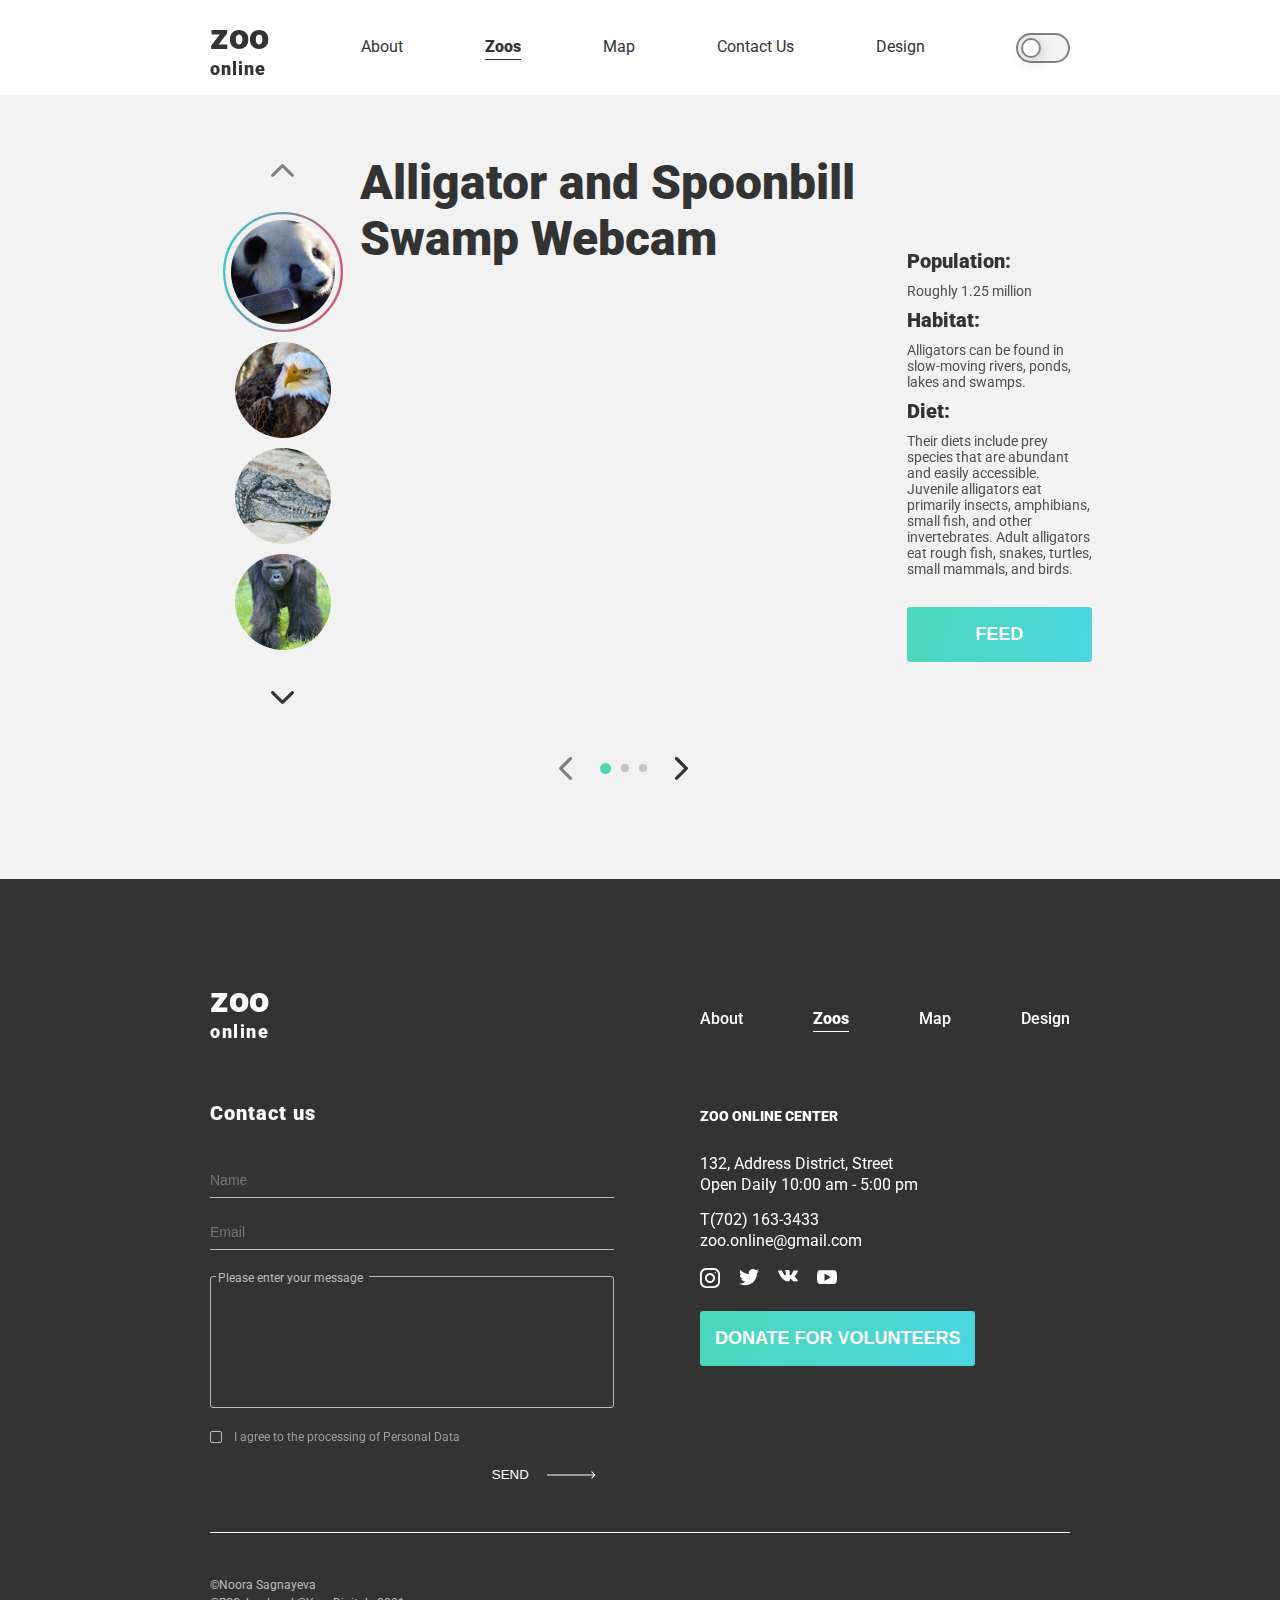
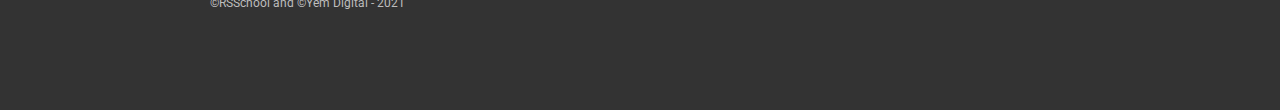
<file: pages/broadcast/crocodile.html>
<!DOCTYPE html>
<html lang="en">

<head>
    <meta charset="UTF-8">
    <meta http-equiv="X-UA-Compatible" content="IE=edge">
    <meta name="viewport" content="width=device-width, initial-scale=1.0">
    <title>Live broadcast</title>

    <link rel="icon" type="image/svg" sizes="32x32" href="../../assets/icons/crocodile.svg">
    <link rel="stylesheet" href="../main/css/style.css">
</head>

<body>
    <!-- FAVICON FROM FLATICOM -->
    <!-- <div>Icons made by <a href="https://www.freepik.com" title="Freepik">Freepik</a> from <a href="https://www.flaticon.com/" title="Flaticon">www.flaticon.com</a></div> -->
    <div class="live__wrapper flex">
        <!-- HEADER -->
        <header class="header">
            <div class="header__body outer-container flex flex-jc-sb flex-ai-c">
                <div class="header__logo flex flex-fd-col">
                    <a href="../main/index.html">
                        <p>Zoo</p>
                        <h5>online</h5>
                    </a>
                </div>
                <!-- NAVIGATION -->
                <nav class="header__menu">
                    <!-- Will be landing scroll -->
                    <ul class="header__list flex">
                        <li>
                            <a class="header__list__item" href="../main/index.html">about</a>
                        </li>
                        <li>
                            <a class="header__list__item header__list__item-active" href="#">zoos</a>
                        </li>
                        <li>
                            <a class="header__list__item" href="../map/map.html">map</a>
                        </li>
                        <li>
                            <a class="header__list__item" href="#contact-us">contact us</a>
                        </li>
                        <li>
                            <a class="header__list__item" href="https://www.figma.com/file/HKt5Nlx0jghQtJp6jW9q8F/zooApp?node-id=0%3A1">design</a>
                        </li>
                        <ul class="header__list__item_hidden">
                            <li class="list__item__burger">
                                <a class="list__item__social" href="https://www.instagram.com/">
                                    <svg width="20" height="20" viewBox="0 0 20 20" fill="none" xmlns="http://www.w3.org/2000/svg">
                                        <path d="M13.75 0H6.25C2.79875 0 0 2.79875 0 6.25V13.75C0 17.2013 2.79875 20 6.25 20H13.75C17.2013 20 20 17.2013 20 13.75V6.25C20 2.79875 17.2013 0 13.75 0ZM18.125 13.75C18.125 16.1625 16.1625 18.125 13.75 18.125H6.25C3.8375 18.125 1.875 16.1625 1.875 13.75V6.25C1.875 3.8375 3.8375 1.875 6.25 1.875H13.75C16.1625 1.875 18.125 3.8375 18.125 6.25V13.75Z" fill="#FEFEFE"/>
                                        <path d="M10 5C7.23875 5 5 7.23875 5 10C5 12.7613 7.23875 15 10 15C12.7613 15 15 12.7613 15 10C15 7.23875 12.7613 5 10 5ZM10 13.125C8.2775 13.125 6.875 11.7225 6.875 10C6.875 8.27625 8.2775 6.875 10 6.875C11.7225 6.875 13.125 8.27625 13.125 10C13.125 11.7225 11.7225 13.125 10 13.125Z" fill="#FEFEFE"/>
                                        <path d="M15.3752 5.29148C15.7432 5.29148 16.0415 4.99319 16.0415 4.62523C16.0415 4.25727 15.7432 3.95898 15.3752 3.95898C15.0073 3.95898 14.709 4.25727 14.709 4.62523C14.709 4.99319 15.0073 5.29148 15.3752 5.29148Z" fill="#FEFEFE"/>
                                        </svg>
                                </a>
                            </li>
                            <li class="list__item__burger">
                                <a class="list__item__social" href="https://www.twitter.com/">
                                    <svg width="20" height="17" viewBox="0 0 20 17" fill="none" xmlns="http://www.w3.org/2000/svg">
                                        <path d="M20 1.92375C19.2563 2.25 18.4637 2.46625 17.6375 2.57125C18.4875 2.06375 19.1363 1.26625 19.4412 0.305C18.6488 0.7775 17.7738 1.11125 16.8412 1.2975C16.0887 0.49625 15.0162 0 13.8462 0C11.5763 0 9.74875 1.8425 9.74875 4.10125C9.74875 4.42625 9.77625 4.73875 9.84375 5.03625C6.435 4.87 3.41875 3.23625 1.3925 0.7475C1.03875 1.36125 0.83125 2.06375 0.83125 2.82C0.83125 4.24 1.5625 5.49875 2.6525 6.2275C1.99375 6.215 1.3475 6.02375 0.8 5.7225C0.8 5.735 0.8 5.75125 0.8 5.7675C0.8 7.76 2.22125 9.415 4.085 9.79625C3.75125 9.8875 3.3875 9.93125 3.01 9.93125C2.7475 9.93125 2.4825 9.91625 2.23375 9.86125C2.765 11.485 4.2725 12.6788 6.065 12.7175C4.67 13.8088 2.89875 14.4662 0.98125 14.4662C0.645 14.4662 0.3225 14.4513 0 14.41C1.81625 15.5813 3.96875 16.25 6.29 16.25C13.835 16.25 17.96 10 17.96 4.5825C17.96 4.40125 17.9538 4.22625 17.945 4.0525C18.7588 3.475 19.4425 2.75375 20 1.92375Z" fill="#FEFEFE"/>
                                        </svg>
                                </a>
                            </li>
                            <li class="list__item__burger">
                                <a class="list__item__social" href="https://www.youtube.com">
                                    <svg width="20" height="14" viewBox="0 0 20 14" fill="none" xmlns="http://www.w3.org/2000/svg">
                                        <path d="M19.15 1.575C18.6075 0.61 18.0188 0.4325 16.82 0.365C15.6225 0.28375 12.6112 0.25 10.0025 0.25C7.38875 0.25 4.37625 0.28375 3.18 0.36375C1.98375 0.4325 1.39375 0.60875 0.84625 1.575C0.2875 2.53875 0 4.19875 0 7.12125C0 7.12375 0 7.125 0 7.125C0 7.1275 0 7.12875 0 7.12875V7.13125C0 10.0413 0.2875 11.7137 0.84625 12.6675C1.39375 13.6325 1.9825 13.8075 3.17875 13.8888C4.37625 13.9588 7.38875 14 10.0025 14C12.6112 14 15.6225 13.9587 16.8212 13.89C18.02 13.8087 18.6087 13.6338 19.1513 12.6688C19.715 11.715 20 10.0425 20 7.1325C20 7.1325 20 7.12875 20 7.12625C20 7.12625 20 7.12375 20 7.1225C20 4.19875 19.715 2.53875 19.15 1.575ZM7.5 10.875V3.375L13.75 7.125L7.5 10.875Z" fill="#FEFEFE"/>
                                        </svg>
                                </a>
                            </li>
                            <li class="list__item__burger">
                                <a class="list__item__social" href="https://www.vk.com/">
                                    <svg fill="none" height="12" viewBox="0 0 20 12" width="20" xmlns="http://www.w3.org/2000/svg"><path d="m19.8217 10.1784c-.0537-.0901-.3862-.81261-1.9864-2.29772-1.6751-1.55511-1.4501-1.30259.5676-3.99154 1.2288-1.63762 1.7201-2.63769 1.5663-3.065224-.1462-.407529-1.05-.300022-1.05-.300022l-3.0053.017502s-.2225-.030003-.3887.068755c-.1613.097507-.2651.322523-.2651.322523s-.4762 1.267596-1.1113 2.345176c-1.3388 2.27391-1.8751 2.39392-2.0939 2.25266-.5088-.32877-.3813-1.32259-.3813-2.02765 0-2.20391.3338-3.122726-.6513-3.360244-.3275-.0787554-.5675-.1312593-1.40382-.14000992-1.07257-.01125082-1.98139.00375027-2.49518.25501892-.34252.167512-.60629.54129-.44503.562541.19876.026252.6488.121259.88756.446284.30878.41878.29753 1.36135.29753 1.36135s.17751 2.59394-.41378 2.91646c-.40628.22127-.96258-.23001-2.15641-2.29392-.6113-1.05632-1.07383-2.22516-1.07383-2.22516s-.08876-.217515-.24752-.333773c-.19251-.141261-.46253-.186264-.46253-.186264l-2.857713.017501s-.428782.012502-.5862931.198765c-.1400103.166262-.0112509.508791-.0112509.508791s2.237667 5.23413 4.770347 7.87307c2.32392 2.41893 4.96162 2.26013 4.96162 2.26013h1.1951s.3613-.04.545-.2387c.17-.1825.1638-.5251.1638-.5251s-.0238-1.60383.7213-1.8401c.7338-.23252 1.6764 1.5501 2.6752 2.2364.755.5188 1.3288.405 1.3288.405l2.6715-.0375s1.3976-.0862.735-1.185z" fill="#fefefe"/></svg>
                                </a>
                            </li>
                        </ul>
                    </ul>
                </nav>
                <!-- TOGGLE SWITCHER -->
                <div class="theme-switch-wrapper">
                    <label class="theme-switch" for="checkbox">
                        <input type="checkbox" id="checkbox" />
                        <div class="slider round"></div>
                  </label>
                </div>
                <!-- BURGER -->
                <div class="menu__icon">
                    <span></span>
                </div>
            </div>
        </header>

        <!-- MAIN -->
        <main class="main live__main flex">
            <div class="outer-container flex">
                <!-- Aside -->
                <div class="page_aside">
                    <!-- arrow top -->
                    <div class="aside__control_top flex flex-jc-c">
                        <div class="aside__arrow_top">
                            <svg width="23" height="15" viewBox="0 0 23 15" fill="none" xmlns="http://www.w3.org/2000/svg">
                            <path class="control-top" d="M11.5001 0.944038C11.9123 0.944038 12.3244 1.10143 12.6387 1.41555L22.5282 11.3051C23.1573 11.9342 23.1573 12.9542 22.5282 13.5831C21.8993 14.2119 20.8796 14.2119 20.2504 13.5831L11.5001 4.8322L2.74967 13.5827C2.12057 14.2116 1.1009 14.2116 0.472107 13.5827C-0.157299 12.9539 -0.157299 11.9339 0.472107 11.3048L10.3614 1.41524C10.6759 1.10107 11.088 0.944038 11.5001 0.944038Z" fill="#333333"/>
                            </svg>
                        </div>
                    </div>
                    <div class="aside__carousel">
                        <div class="aside__carousel__container flex">
                            <div class="aside__carousel__item" title="Panda">
                                <div class="aside__carousel__img">
                                    <img class="aside__carousel__image" src="../../assets/images/gallery/pandada.png" alt="Panda">
                                </div>
                            </div>
                            <div class="aside__carousel__item" title="Eagle">
                                <div class="aside__carousel__img">
                                    <a href="../broadcast/eagle-live.html">
                                        <img class="aside__carousel__image" src="../../assets/images/gallery/eagle.png" alt="Eagle">
                                    </a>

                                </div>
                            </div>
                            <div class="aside__carousel__item" title="Crocodile">
                                <div class="aside__carousel__img">
                                    <a href="../broadcast/crocodile.html">
                                        <img class="aside__carousel__image" src="../../assets/images/gallery/crocodile.png" alt="Crocodile">
                                    </a>
                                </div>
                            </div>
                            <div class="aside__carousel__item" title="Gorilla">
                                <div class="aside__carousel__img">
                                    <a href="../broadcast/gorilla-live.html">
                                        <img class="aside__carousel__image" src="../../assets/images/gallery/gorilla.png" alt="Gorilla">
                                    </a>
                                </div>
                            </div>
                            <div class="aside__carousel__item" title="Panda">
                                <div class="aside__carousel__img">
                                    <a href="../broadcast/live.html">
                                        <img class="aside__carousel__image" src="../../assets/images/gallery/pandada.png" alt="Panda">
                                    </a>
                                </div>
                            </div>
                            <div class="aside__carousel__item" title="Eagle">
                                <div class="aside__carousel__img">
                                    <a href="../broadcast/eagle-live.html">
                                        <img class="aside__carousel__image" src="../../assets/images/gallery/eagle.png" alt="Eagle">
                                    </a>
                                </div>
                            </div>
                            <div class="aside__carousel__item" title="Crocodile">
                                <div class="aside__carousel__img">
                                    <a href="../broadcast/crocodile.html">
                                        <img class="aside__carousel__image" src="../../assets/images/gallery/crocodile.png" alt="Crocodile">
                                    </a>
                                </div>
                            </div>
                            <div class="aside__carousel__item" title="Gorilla">
                                <div class="aside__carousel__img">
                                    <a href="../broadcast/gorilla-live.html">
                                        <img class="aside__carousel__image" src="../../assets/images/gallery/gorilla.png" alt="Gorilla">
                                    </a>
                                </div>
                            </div>
                        </div>
                    </div>
                    <!-- arrow bottom -->
                    <div class="aside__control_bottom flex flex-jc-c">
                        <div class="aside__arrow_bottom">
                            <svg width="23" height="15" viewBox="0 0 23 15" fill="none" xmlns="http://www.w3.org/2000/svg">
                            <path class="control-bottom" d="M11.4999 14.056C11.0877 14.056 10.6756 13.8986 10.3613 13.5845L0.471825 3.69487C-0.157275 3.06577 -0.157275 2.04579 0.471825 1.41695C1.10067 0.788101 2.12045 0.788101 2.7496 1.41695L11.4999 10.1678L20.2503 1.41725C20.8794 0.788407 21.8991 0.788407 22.5279 1.41725C23.1573 2.0461 23.1573 3.06608 22.5279 3.69518L12.6386 13.5848C12.3241 13.8989 11.912 14.056 11.4999 14.056Z" fill="#333333"/>
                            </svg>
                        </div>
                    </div>
                </div>
                <!-- Video gallery -->
                <div class="page_body flex">
                    <div class="page_main flex flex-ai-fs">
                        <div class="section_wrapper flex flex-fd-col">
                            <h3 class="section-title live__title">
                                Alligator and Spoonbill Swamp Webcam
                            </h3>
                            <!-- Video -->
                            <div class="flex page_main_content">
                                <div class="video__slider">
                                    <div class="flex video flex-fd-col">
                                        <div class="video__gallery flex flex-fd-col flex-jc-fs">
                                            <!-- Main Video -->
                                            <div class="video__gallery__main">
                                                <iframe class="gallery__main__video" width="792" height="442" src="https://www.youtube-nocookie.com/embed/gb99Y3cjw1c" title="YouTube video player" frameborder="0" allow="accelerometer; autoplay; clipboard-write; encrypted-media; gyroscope; picture-in-picture"
                                                    allowfullscreen="true" mozallowfullscreen="true" webkitallowfullscreen="true"></iframe>
                                            </div>
                                        </div>
                                        <div class="video__gallery__list">
                                            <div class="gallery__list__track flex">
                                                <div class="video__gallery__item">
                                                    <iframe class="list__item__video video__gallery__item-active" width="246" height="141" src="https://www.youtube-nocookie.com/embed/gb99Y3cjw1c" title="YouTube video player" frameborder="0" allow="accelerometer; autoplay; clipboard-write; encrypted-media; gyroscope; picture-in-picture"
                                                        allowfullscreen="true" mozallowfullscreen="true" webkitallowfullscreen="true"></iframe>
                                                </div>
                                                <div class="video__gallery__item">
                                                    <iframe class="list__item__video" width="246" height="141" src="https://www.youtube-nocookie.com/embed/fjmxuvryW-M" title="YouTube video player" frameborder="0" allow="accelerometer; autoplay; clipboard-write; encrypted-media; gyroscope; picture-in-picture"
                                                        allowfullscreen="true" mozallowfullscreen="true" webkitallowfullscreen="true"></iframe>
                                                </div>

                                                <div class="video__gallery__item">
                                                    <iframe class="list__item__video" width="246" height="141" src="https://www.youtube-nocookie.com/embed/Vqzg8JakhjI" title="YouTube video player" frameborder="0" allow="accelerometer; autoplay; clipboard-write; encrypted-media; gyroscope; picture-in-picture"
                                                        allowfullscreen="true" mozallowfullscreen="true" webkitallowfullscreen="true"></iframe>
                                                </div>

                                                <div class="video__gallery__item">
                                                    <iframe class="list__item__video" width="246" height="141" src="https://www.youtube-nocookie.com/embed/_bVZeOt7bCw" title="YouTube video player" frameborder="0" allow="accelerometer; autoplay; clipboard-write; encrypted-media; gyroscope; picture-in-picture"
                                                        allowfullscreen="true" mozallowfullscreen="true" webkitallowfullscreen="true"></iframe>
                                                </div>

                                                <div class="video__gallery__item">
                                                    <iframe class="list__item__video" width="246" height="141" src="https://www.youtube-nocookie.com/embed/Vqzg8JakhjI" title="YouTube video player" frameborder="0" allow="accelerometer; autoplay; clipboard-write; encrypted-media; gyroscope; picture-in-picture"
                                                        allowfullscreen="true" mozallowfullscreen="true" webkitallowfullscreen="true"></iframe>
                                                </div>

                                                <div class="video__gallery__item">
                                                    <iframe class="list__item__video" width="246" height="141" src="https://www.youtube-nocookie.com/embed/EnxRJii_dp8" title="YouTube video player" frameborder="0" allow="accelerometer; autoplay; clipboard-write; encrypted-media; gyroscope; picture-in-picture"
                                                        allowfullscreen="true" mozallowfullscreen="true" webkitallowfullscreen="true"></iframe>
                                                </div>
                                            </div>
                                        </div>
                                        <!-- Video navigation -->
                                        <div class="video__arrow__nav flex flex-jc-sb flex-ai-c">
                                            <div class="video__arrow_left">
                                                <svg width="23" height="15" viewBox="0 0 23 15" fill="none" xmlns="http://www.w3.org/2000/svg">
                                                <path class="left-video" d="M11.5001 0.944038C11.9123 0.944038 12.3244 1.10143 12.6387 1.41555L22.5282 11.3051C23.1573 11.9342 23.1573 12.9542 22.5282 13.5831C21.8993 14.2119 20.8796 14.2119 20.2504 13.5831L11.5001 4.8322L2.74967 13.5827C2.12057 14.2116 1.1009 14.2116 0.472107 13.5827C-0.157299 12.9539 -0.157299 11.9339 0.472107 11.3048L10.3614 1.41524C10.6759 1.10107 11.088 0.944038 11.5001 0.944038Z" fill="#333333"/>
                                                </svg>
                                            </div>
                                            <ul class="flex video__gallery__dots flex-ai-c flex-jc-c">
                                                <li class="dots__item"></li>
                                                <li class="dots__item"></li>
                                                <li class="dots__item"></li>
                                            </ul>
                                            <div class="video__arrow_right">
                                                <svg width="23" height="15" viewBox="0 0 23 15" fill="none" xmlns="http://www.w3.org/2000/svg">
                                                <path class="right-video" d="M11.5001 0.944038C11.9123 0.944038 12.3244 1.10143 12.6387 1.41555L22.5282 11.3051C23.1573 11.9342 23.1573 12.9542 22.5282 13.5831C21.8993 14.2119 20.8796 14.2119 20.2504 13.5831L11.5001 4.8322L2.74967 13.5827C2.12057 14.2116 1.1009 14.2116 0.472107 13.5827C-0.157299 12.9539 -0.157299 11.9339 0.472107 11.3048L10.3614 1.41524C10.6759 1.10107 11.088 0.944038 11.5001 0.944038Z" fill="#333333"/>
                                                </svg>
                                            </div>
                                        </div>

                                    </div>
                                </div>
                            </div>
                        </div>
                    </div>
                    <!-- Video description -->
                    <div class="video__description">
                        <div>
                            <div class="video__description__content flex flex-fd-col flex-ai-fs">
                                <div class="video__description__subtitle">
                                    <h4 class="small-title">Population:</h4>
                                </div>
                                <div class="video__description__text">
                                    <p class=" text ">Roughly 1.25 million</p>
                                </div>
                                <div class="video__description__subtitle ">
                                    <h4 class="small-title ">Habitat:</h4>
                                </div>
                                <div class="video__description__text">
                                    <p class="text ">Alligators can be found in slow-moving rivers, ponds, lakes and swamps.</p>
                                </div>
                                <div class="video__description__subtitle ">
                                    <h4 class="small-title ">Diet:</h4>
                                </div>
                                <div class="video__description__text">
                                    <p class="text ">Their diets include prey species that are abundant and easily accessible. Juvenile alligators eat primarily insects, amphibians, small fish, and other invertebrates. Adult alligators eat rough fish, snakes, turtles,
                                        small mammals, and birds.
                                    </p>
                                </div>
                            </div>
                            <div class="section-button__block flex flex-jc-fs">
                                <a href="../popup/popup.html"><button class="section-button flex flex-jc-c flex-ai-c">Feed</button></a>
                            </div>
                        </div>
                    </div>
                </div>
            </div>
    </div>
    </main>

    <!-- FOOTER -->
    <footer class="footer">
        <div class="outer-container">
            <div class="footer__container flex">
                <!-- Logo -->
                <div class="footer__contact__body">
                    <div>
                        <div class="footer__logo">
                            <a href="#">
                                <p>zoo</p>
                                <h5>online</h5>
                            </a>
                        </div>
                    </div>
                    <!-- Form -->
                    <div>
                        <div class="footer__contact" id="contact-us">
                            <div class="footer__form">
                                <h4 class="footer__form__title">Contact us</h4>
                                <form class="footer__form__body flex flex-fd-col">
                                    <div>
                                        <div class="">
                                            <input type="text" placeholder="Name" name="name" required>
                                        </div>
                                        <div class="">
                                            <input type="email" placeholder="Email" name="email" required>
                                        </div>
                                        <div class="form__textarea">
                                            <textarea placeholder=" " name="message" rows="7" cols="30" maxlength="280" required></textarea>
                                            <span class="textarea-text">Please enter your message</span>
                                        </div>
                                        <div class="form__checkbox flex flex-jc-fs flex-ai-c">
                                            <input id='one' type='checkbox' required />
                                            <label for='one'>
                                          <span></span>
                                          I agree to the processing of Personal Data
                                          <ins><i>I agree to the processing of Personal Data</i></ins>
                                        </label>
                                        </div>
                                        <div class="form__send__btn flex flex-jc-fe flex-ai-c">
                                            <button type="submit">Send<span><svg width="49" height="8" viewBox="0 0 49 8" fill="none" xmlns="http://www.w3.org/2000/svg">
                                                <path d="M48.3536 4.35355C48.5488 4.15829 48.5488 3.84171 48.3536 3.64645L45.1716 0.464466C44.9763 0.269204 44.6597 0.269204 44.4645 0.464466C44.2692 0.659728 44.2692 0.976311 44.4645 1.17157L47.2929 4L44.4645 6.82843C44.2692 7.02369 44.2692 7.34027 44.4645 7.53553C44.6597 7.7308 44.9763 7.7308 45.1716 7.53553L48.3536 4.35355ZM0 4.5L48 4.5V3.5L0 3.5L0 4.5Z" fill="#FEFEFE"/>
                                                </svg>
                                                </span></button>
                                        </div>
                                    </div>
                                </form>
                            </div>
                        </div>
                    </div>
                </div>
                <!-- Contacts -->
                <div class="footer__contacts__body">
                    <!-- Footer navigation -->
                    <div class="footer__navigation flex flex-fd-col">
                        <div class="footer__navigation__body">
                            <div class="footer__menu">
                                <ul class="footer__list flex">
                                    <li class="footer__list__inner">
                                        <a class="footer__list__item" href="#">about</a>
                                    </li>
                                    <li class="footer__list__inner">
                                        <a class="footer__list__item footer__list__item-active" href="../broadcast/live.html">zoos</a>
                                    </li>
                                    <li class="footer__list__inner">
                                        <a class="footer__list__item" href="../map/map.html">map</a>
                                    </li>
                                    <li class="footer__list__inner">
                                        <a class="footer__list__item" href="https://www.figma.com/file/HKt5Nlx0jghQtJp6jW9q8F/zooApp?node-id=0%3A1">design</a>
                                    </li>
                                </ul>
                            </div>
                        </div>
                    </div>

                    <div class="footer__center">
                        <div class="footer__subtitle">
                            <h5>Zoo Online Center</h5>
                        </div>
                        <div class="footer__contacts">
                            <div class="footer__contacts__address flex flex-fd-col">
                                <a href="">132, Address District, Street</a>
                                <a href="">Open Daily 10:00 am - 5:00 pm</a>
                            </div>
                            <div class="footer__contacts__details flex flex-fd-col">
                                <a href="tel:7021633433">T(702) 163-3433</a>
                                <a href="mailto:zoo.online@gmail.com">zoo.online@gmail.com</a>
                            </div>
                            <div class="footer__contacts__socials">
                                <ul class="footer__socials__body">
                                    <li class="footer__socials__item">
                                        <a href="https://www.instagram.com/"><img src="../../assets/icons/instagram.svg" alt="Instagram"></a>
                                    </li>
                                    <li class="footer__socials__item">
                                        <a href="https://www.twitter.com/"><img src="../../assets/icons/twitter.svg" alt="Twitter"></a>
                                    </li>
                                    <li class="footer__socials__item">
                                        <a href="https://www.vk.com/"><img src="../../assets/icons/vk.svg" alt="Vk"></a>
                                    </li>
                                    <li class="footer__socials__item">
                                        <a href="https://www.youtube.com/"><img src="../../assets/icons/youtube.svg" alt="Youtube"></a>
                                    </li>
                                </ul>
                            </div>
                        </div>
                    </div>
                </div>

                <!-- Accent button -->
                <div class="footer__button__body">
                    <div class="section-button__block flex flex-jc-c">
                        <button class="section-button flex flex-jc-c flex-ai-c">Donate For Volunteers</button>
                    </div>
                </div>

            </div>
            <!-- Footer bottom -->
            <div class="footer__bottom ">
                <div class="bottom__body">
                    <p class="footer__body__item">©Noora Sagnayeva</p>
                    <p>©RSSchool and ©Yem Digital - 2021</p>
                </div>
            </div>
        </div>
    </footer>

    </div>

    <script src="../../pages/main/js/burger.js"></script>
    <script src="../../pages/main/js/toggle-switch.js"></script>
    <script src="../../pages/main/js/broadcast-slider.js"></script>
    <script src="../../pages/main/js/video-slider.js"></script>
</body>

</html>
</file>
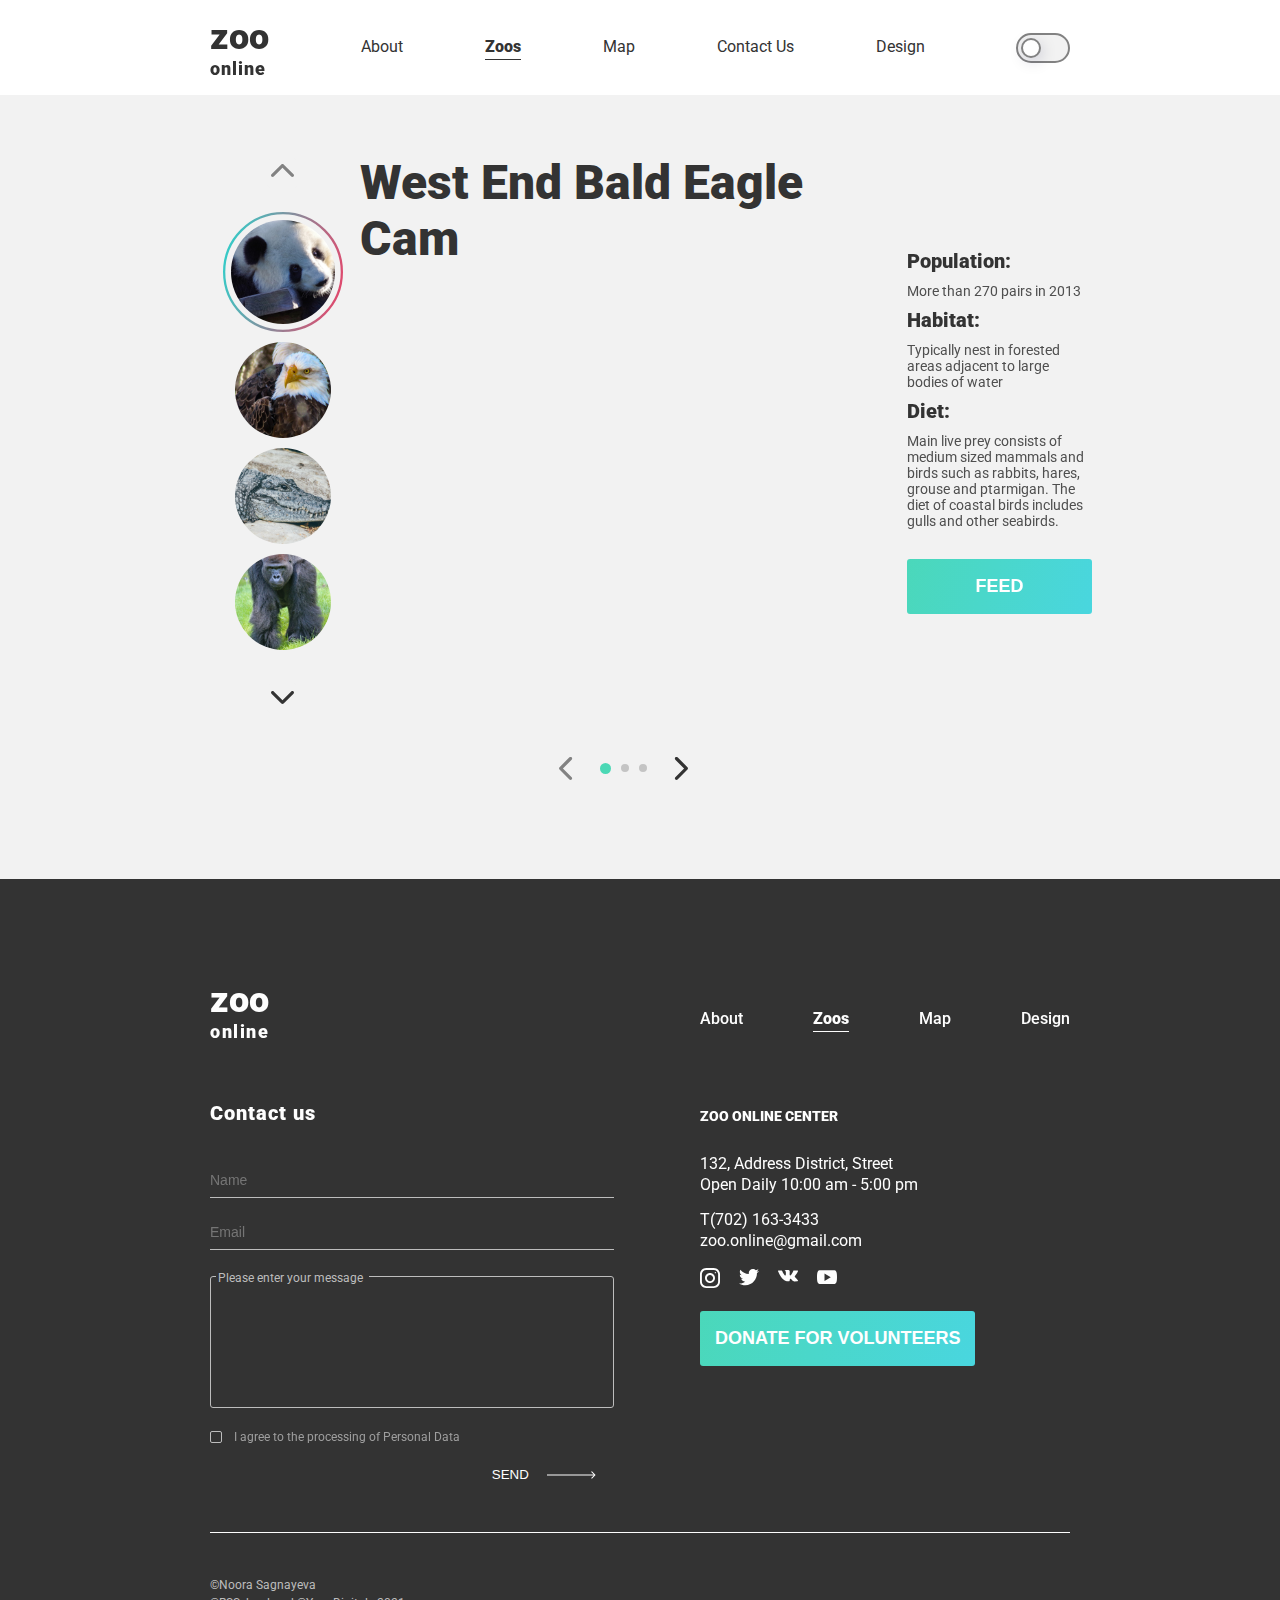
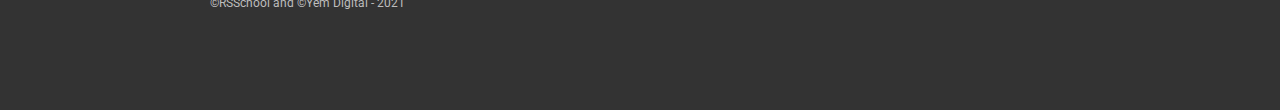
<file: pages/broadcast/eagle-live.html>
<!DOCTYPE html>
<html lang="en">

<head>
    <meta charset="UTF-8">
    <meta http-equiv="X-UA-Compatible" content="IE=edge">
    <meta name="viewport" content="width=device-width, initial-scale=1.0">
    <title>Live broadcast</title>

    <link rel="icon" type="image/svg" sizes="32x32" href="../../assets/icons/eagle.svg">
    <link rel="stylesheet" href="../main/css/style.css">
</head>

<body>
    <!-- FAVICON FROM FLATICOM -->
    <!-- <div>Icons made by <a href="https://www.freepik.com" title="Freepik">Freepik</a> from <a href="https://www.flaticon.com/" title="Flaticon">www.flaticon.com</a></div> -->
    <div class="live__wrapper flex">
        <!-- HEADER -->
        <header class="header">
            <div class="header__body outer-container flex flex-jc-sb flex-ai-c">
                <div class="header__logo flex flex-fd-col">
                    <a href="../main/index.html">
                        <p>Zoo</p>
                        <h5>online</h5>
                    </a>
                </div>
                <!-- NAVIGATION -->
                <nav class="header__menu">
                    <!-- Will be landing scroll -->
                    <ul class="header__list flex">
                        <li>
                            <a class="header__list__item" href="../main/index.html">about</a>
                        </li>
                        <li>
                            <a class="header__list__item header__list__item-active" href="#">zoos</a>
                        </li>
                        <li>
                            <a class="header__list__item" href="../map/map.html">map</a>
                        </li>
                        <li>
                            <a class="header__list__item" href="#contact-us">contact us</a>
                        </li>
                        <li>
                            <a class="header__list__item" href="https://www.figma.com/file/HKt5Nlx0jghQtJp6jW9q8F/zooApp?node-id=0%3A1">design</a>
                        </li>
                        <ul class="header__list__item_hidden">
                            <li class="list__item__burger">
                                <a class="list__item__social" href="https://www.instagram.com/">
                                    <svg width="20" height="20" viewBox="0 0 20 20" fill="none" xmlns="http://www.w3.org/2000/svg">
                                        <path d="M13.75 0H6.25C2.79875 0 0 2.79875 0 6.25V13.75C0 17.2013 2.79875 20 6.25 20H13.75C17.2013 20 20 17.2013 20 13.75V6.25C20 2.79875 17.2013 0 13.75 0ZM18.125 13.75C18.125 16.1625 16.1625 18.125 13.75 18.125H6.25C3.8375 18.125 1.875 16.1625 1.875 13.75V6.25C1.875 3.8375 3.8375 1.875 6.25 1.875H13.75C16.1625 1.875 18.125 3.8375 18.125 6.25V13.75Z" fill="#FEFEFE"/>
                                        <path d="M10 5C7.23875 5 5 7.23875 5 10C5 12.7613 7.23875 15 10 15C12.7613 15 15 12.7613 15 10C15 7.23875 12.7613 5 10 5ZM10 13.125C8.2775 13.125 6.875 11.7225 6.875 10C6.875 8.27625 8.2775 6.875 10 6.875C11.7225 6.875 13.125 8.27625 13.125 10C13.125 11.7225 11.7225 13.125 10 13.125Z" fill="#FEFEFE"/>
                                        <path d="M15.3752 5.29148C15.7432 5.29148 16.0415 4.99319 16.0415 4.62523C16.0415 4.25727 15.7432 3.95898 15.3752 3.95898C15.0073 3.95898 14.709 4.25727 14.709 4.62523C14.709 4.99319 15.0073 5.29148 15.3752 5.29148Z" fill="#FEFEFE"/>
                                        </svg>
                                </a>
                            </li>
                            <li class="list__item__burger">
                                <a class="list__item__social" href="https://www.twitter.com/">
                                    <svg width="20" height="17" viewBox="0 0 20 17" fill="none" xmlns="http://www.w3.org/2000/svg">
                                        <path d="M20 1.92375C19.2563 2.25 18.4637 2.46625 17.6375 2.57125C18.4875 2.06375 19.1363 1.26625 19.4412 0.305C18.6488 0.7775 17.7738 1.11125 16.8412 1.2975C16.0887 0.49625 15.0162 0 13.8462 0C11.5763 0 9.74875 1.8425 9.74875 4.10125C9.74875 4.42625 9.77625 4.73875 9.84375 5.03625C6.435 4.87 3.41875 3.23625 1.3925 0.7475C1.03875 1.36125 0.83125 2.06375 0.83125 2.82C0.83125 4.24 1.5625 5.49875 2.6525 6.2275C1.99375 6.215 1.3475 6.02375 0.8 5.7225C0.8 5.735 0.8 5.75125 0.8 5.7675C0.8 7.76 2.22125 9.415 4.085 9.79625C3.75125 9.8875 3.3875 9.93125 3.01 9.93125C2.7475 9.93125 2.4825 9.91625 2.23375 9.86125C2.765 11.485 4.2725 12.6788 6.065 12.7175C4.67 13.8088 2.89875 14.4662 0.98125 14.4662C0.645 14.4662 0.3225 14.4513 0 14.41C1.81625 15.5813 3.96875 16.25 6.29 16.25C13.835 16.25 17.96 10 17.96 4.5825C17.96 4.40125 17.9538 4.22625 17.945 4.0525C18.7588 3.475 19.4425 2.75375 20 1.92375Z" fill="#FEFEFE"/>
                                        </svg>
                                </a>
                            </li>
                            <li class="list__item__burger">
                                <a class="list__item__social" href="https://www.youtube.com">
                                    <svg width="20" height="14" viewBox="0 0 20 14" fill="none" xmlns="http://www.w3.org/2000/svg">
                                        <path d="M19.15 1.575C18.6075 0.61 18.0188 0.4325 16.82 0.365C15.6225 0.28375 12.6112 0.25 10.0025 0.25C7.38875 0.25 4.37625 0.28375 3.18 0.36375C1.98375 0.4325 1.39375 0.60875 0.84625 1.575C0.2875 2.53875 0 4.19875 0 7.12125C0 7.12375 0 7.125 0 7.125C0 7.1275 0 7.12875 0 7.12875V7.13125C0 10.0413 0.2875 11.7137 0.84625 12.6675C1.39375 13.6325 1.9825 13.8075 3.17875 13.8888C4.37625 13.9588 7.38875 14 10.0025 14C12.6112 14 15.6225 13.9587 16.8212 13.89C18.02 13.8087 18.6087 13.6338 19.1513 12.6688C19.715 11.715 20 10.0425 20 7.1325C20 7.1325 20 7.12875 20 7.12625C20 7.12625 20 7.12375 20 7.1225C20 4.19875 19.715 2.53875 19.15 1.575ZM7.5 10.875V3.375L13.75 7.125L7.5 10.875Z" fill="#FEFEFE"/>
                                        </svg>
                                </a>
                            </li>
                            <li class="list__item__burger">
                                <a class="list__item__social" href="https://www.vk.com/">
                                    <svg fill="none" height="12" viewBox="0 0 20 12" width="20" xmlns="http://www.w3.org/2000/svg"><path d="m19.8217 10.1784c-.0537-.0901-.3862-.81261-1.9864-2.29772-1.6751-1.55511-1.4501-1.30259.5676-3.99154 1.2288-1.63762 1.7201-2.63769 1.5663-3.065224-.1462-.407529-1.05-.300022-1.05-.300022l-3.0053.017502s-.2225-.030003-.3887.068755c-.1613.097507-.2651.322523-.2651.322523s-.4762 1.267596-1.1113 2.345176c-1.3388 2.27391-1.8751 2.39392-2.0939 2.25266-.5088-.32877-.3813-1.32259-.3813-2.02765 0-2.20391.3338-3.122726-.6513-3.360244-.3275-.0787554-.5675-.1312593-1.40382-.14000992-1.07257-.01125082-1.98139.00375027-2.49518.25501892-.34252.167512-.60629.54129-.44503.562541.19876.026252.6488.121259.88756.446284.30878.41878.29753 1.36135.29753 1.36135s.17751 2.59394-.41378 2.91646c-.40628.22127-.96258-.23001-2.15641-2.29392-.6113-1.05632-1.07383-2.22516-1.07383-2.22516s-.08876-.217515-.24752-.333773c-.19251-.141261-.46253-.186264-.46253-.186264l-2.857713.017501s-.428782.012502-.5862931.198765c-.1400103.166262-.0112509.508791-.0112509.508791s2.237667 5.23413 4.770347 7.87307c2.32392 2.41893 4.96162 2.26013 4.96162 2.26013h1.1951s.3613-.04.545-.2387c.17-.1825.1638-.5251.1638-.5251s-.0238-1.60383.7213-1.8401c.7338-.23252 1.6764 1.5501 2.6752 2.2364.755.5188 1.3288.405 1.3288.405l2.6715-.0375s1.3976-.0862.735-1.185z" fill="#fefefe"/></svg>
                                </a>
                            </li>
                        </ul>
                    </ul>
                </nav>
                <!-- TOGGLE SWITCHER -->
                <div class="theme-switch-wrapper">
                    <label class="theme-switch" for="checkbox">
                        <input type="checkbox" id="checkbox" />
                        <div class="slider round"></div>
                  </label>
                </div>
                <!-- BURGER -->
                <div class="menu__icon">
                    <span></span>
                </div>
            </div>
        </header>

        <!-- MAIN -->
        <main class="main live__main flex">
            <div class="outer-container flex">
                <!-- Aside -->
                <div class="page_aside">
                    <!-- arrow top -->
                    <div class="aside__control_top flex flex-jc-c">
                        <div class="aside__arrow_top">
                            <svg width="23" height="15" viewBox="0 0 23 15" fill="none" xmlns="http://www.w3.org/2000/svg">
                    <path class="control-top" d="M11.5001 0.944038C11.9123 0.944038 12.3244 1.10143 12.6387 1.41555L22.5282 11.3051C23.1573 11.9342 23.1573 12.9542 22.5282 13.5831C21.8993 14.2119 20.8796 14.2119 20.2504 13.5831L11.5001 4.8322L2.74967 13.5827C2.12057 14.2116 1.1009 14.2116 0.472107 13.5827C-0.157299 12.9539 -0.157299 11.9339 0.472107 11.3048L10.3614 1.41524C10.6759 1.10107 11.088 0.944038 11.5001 0.944038Z" fill="#333333"/>
                    </svg>
                        </div>
                    </div>
                    <div class="aside__carousel">
                        <div class="aside__carousel__container flex">
                            <div class="aside__carousel__item" title="Panda">
                                <div class="aside__carousel__img">
                                    <img class="aside__carousel__image" src="../../assets/images/gallery/pandada.png" alt="Panda">
                                </div>
                            </div>
                            <div class="aside__carousel__item" title="Eagle">
                                <div class="aside__carousel__img">
                                    <a href="../broadcast/eagle-live.html">
                                        <img class="aside__carousel__image" src="../../assets/images/gallery/eagle.png" alt="Eagle">
                                    </a>

                                </div>
                            </div>
                            <div class="aside__carousel__item" title="Crocodile">
                                <div class="aside__carousel__img">
                                    <a href="../broadcast/crocodile.html">
                                        <img class="aside__carousel__image" src="../../assets/images/gallery/crocodile.png" alt="Crocodile">
                                    </a>
                                </div>
                            </div>
                            <div class="aside__carousel__item" title="Gorilla">
                                <div class="aside__carousel__img">
                                    <a href="../broadcast/gorilla-live.html">
                                        <img class="aside__carousel__image" src="../../assets/images/gallery/gorilla.png" alt="Gorilla">
                                    </a>
                                </div>
                            </div>
                            <div class="aside__carousel__item" title="Panda">
                                <div class="aside__carousel__img">
                                    <a href="../broadcast/live.html">
                                        <img class="aside__carousel__image" src="../../assets/images/gallery/pandada.png" alt="Panda">
                                    </a>
                                </div>
                            </div>
                            <div class="aside__carousel__item" title="Eagle">
                                <div class="aside__carousel__img">
                                    <a href="../broadcast/eagle-live.html">
                                        <img class="aside__carousel__image" src="../../assets/images/gallery/eagle.png" alt="Eagle">
                                    </a>
                                </div>
                            </div>
                            <div class="aside__carousel__item" title="Crocodile">
                                <div class="aside__carousel__img">
                                    <a href="../broadcast/crocodile.html">
                                        <img class="aside__carousel__image" src="../../assets/images/gallery/crocodile.png" alt="Crocodile">
                                    </a>
                                </div>
                            </div>
                            <div class="aside__carousel__item" title="Gorilla">
                                <div class="aside__carousel__img">
                                    <a href="../broadcast/gorilla-live.html">
                                        <img class="aside__carousel__image" src="../../assets/images/gallery/gorilla.png" alt="Gorilla">
                                    </a>
                                </div>
                            </div>
                        </div>
                    </div>
                    <!-- arrow bottom -->
                    <div class="aside__control_bottom flex flex-jc-c">
                        <div class="aside__arrow_bottom">
                            <svg width="23" height="15" viewBox="0 0 23 15" fill="none" xmlns="http://www.w3.org/2000/svg">
                    <path class="control-bottom" d="M11.4999 14.056C11.0877 14.056 10.6756 13.8986 10.3613 13.5845L0.471825 3.69487C-0.157275 3.06577 -0.157275 2.04579 0.471825 1.41695C1.10067 0.788101 2.12045 0.788101 2.7496 1.41695L11.4999 10.1678L20.2503 1.41725C20.8794 0.788407 21.8991 0.788407 22.5279 1.41725C23.1573 2.0461 23.1573 3.06608 22.5279 3.69518L12.6386 13.5848C12.3241 13.8989 11.912 14.056 11.4999 14.056Z" fill="#333333"/>
                    </svg>
                        </div>
                    </div>
                </div>
                <!-- Video gallery -->
                <div class="page_body flex">
                    <div class="page_main flex flex-ai-fs">
                        <div class="section_wrapper flex flex-fd-col">
                            <h3 class="section-title live__title">
                                West End Bald Eagle Cam
                            </h3>
                            <!-- Video -->
                            <div class="flex page_main_content">
                                <div class="video__slider">
                                    <div class="flex video flex-fd-col">
                                        <div class="video__gallery flex flex-fd-col flex-jc-fs">
                                            <!-- Main Video -->
                                            <div class="video__gallery__main">
                                                <iframe class="gallery__main__video" width="790" height="442" src="https://www.youtube-nocookie.com/embed/7utMaDb1W08" title="YouTube video player" frameborder="0" allow="accelerometer; autoplay; clipboard-write; encrypted-media; gyroscope; picture-in-picture"
                                                    allowfullscreen="true" mozallowfullscreen="true" webkitallowfullscreen="true"></iframe>
                                            </div>
                                        </div>
                                        <div class="video__gallery__list">
                                            <div class="gallery__list__track flex">
                                                <div class="video__gallery__item">
                                                    <iframe class="list__item__video video__gallery__item-active" width="246" height="141" src="https://www.youtube-nocookie.com/embed/7utMaDb1W08" title="YouTube video player" frameborder="0" allow="accelerometer; autoplay; clipboard-write; encrypted-media; gyroscope; picture-in-picture"
                                                        allowfullscreen="true" mozallowfullscreen="true" webkitallowfullscreen="true"></iframe>
                                                </div>

                                                <div class="video__gallery__item">
                                                    <iframe class="list__item__video" width="246" height="141" src="https://www.youtube-nocookie.com/embed/eTAsANPVqB8" title="YouTube video player" frameborder="0" allow="accelerometer; autoplay; clipboard-write; encrypted-media; gyroscope; picture-in-picture"
                                                        allowfullscreen="true" mozallowfullscreen="true" webkitallowfullscreen="true"></iframe>
                                                </div>

                                                <div class="video__gallery__item">
                                                    <iframe class="list__item__video" width="246" height="141" src="https://www.youtube-nocookie.com/embed/RmmAzrAkKqI" title="YouTube video player" frameborder="0" allow="accelerometer; autoplay; clipboard-write; encrypted-media; gyroscope; picture-in-picture"
                                                        allowfullscreen="true" mozallowfullscreen="true" webkitallowfullscreen="true"></iframe>
                                                </div>

                                                <div class="video__gallery__item">
                                                    <iframe class="list__item__video" width="246" height="141" src="https://www.youtube-nocookie.com/embed/7utMaDb1W08" title="YouTube video player" frameborder="0" allow="accelerometer; autoplay; clipboard-write; encrypted-media; gyroscope; picture-in-picture"
                                                        allowfullscreen="true" mozallowfullscreen="true" webkitallowfullscreen="true"></iframe>
                                                </div>

                                                <div class="video__gallery__item">
                                                    <iframe class="list__item__video" width="246" height="141" src="https://www.youtube-nocookie.com/embed/8HMOPKVPk5g" title="YouTube video player" frameborder="0" allow="accelerometer; autoplay; clipboard-write; encrypted-media; gyroscope; picture-in-picture"
                                                        allowfullscreen="true" mozallowfullscreen="true" webkitallowfullscreen="true"></iframe>
                                                </div>

                                                <div class="video__gallery__item">
                                                    <iframe class="list__item__video" width="246" height="141" src="https://www.youtube-nocookie.com/embed/ZvX4KElPq2k" title="YouTube video player" frameborder="0" allow="accelerometer; autoplay; clipboard-write; encrypted-media; gyroscope; picture-in-picture"
                                                        allowfullscreen="true" mozallowfullscreen="true" webkitallowfullscreen="true"></iframe>
                                                </div>

                                            </div>
                                        </div>
                                        <!-- Video navigation -->
                                        <div class="video__arrow__nav flex flex-jc-sb flex-ai-c">
                                            <div class="video__arrow_left">
                                                <svg width="23" height="15" viewBox="0 0 23 15" fill="none" xmlns="http://www.w3.org/2000/svg">
                                        <path class="left-video" d="M11.5001 0.944038C11.9123 0.944038 12.3244 1.10143 12.6387 1.41555L22.5282 11.3051C23.1573 11.9342 23.1573 12.9542 22.5282 13.5831C21.8993 14.2119 20.8796 14.2119 20.2504 13.5831L11.5001 4.8322L2.74967 13.5827C2.12057 14.2116 1.1009 14.2116 0.472107 13.5827C-0.157299 12.9539 -0.157299 11.9339 0.472107 11.3048L10.3614 1.41524C10.6759 1.10107 11.088 0.944038 11.5001 0.944038Z" fill="#333333"/>
                                        </svg>
                                            </div>
                                            <ul class="flex video__gallery__dots flex-ai-c flex-jc-c">
                                                <li class="dots__item"></li>
                                                <li class="dots__item"></li>
                                                <li class="dots__item"></li>
                                            </ul>
                                            <div class="video__arrow_right">
                                                <svg width="23" height="15" viewBox="0 0 23 15" fill="none" xmlns="http://www.w3.org/2000/svg">
                                        <path class="right-video" d="M11.5001 0.944038C11.9123 0.944038 12.3244 1.10143 12.6387 1.41555L22.5282 11.3051C23.1573 11.9342 23.1573 12.9542 22.5282 13.5831C21.8993 14.2119 20.8796 14.2119 20.2504 13.5831L11.5001 4.8322L2.74967 13.5827C2.12057 14.2116 1.1009 14.2116 0.472107 13.5827C-0.157299 12.9539 -0.157299 11.9339 0.472107 11.3048L10.3614 1.41524C10.6759 1.10107 11.088 0.944038 11.5001 0.944038Z" fill="#333333"/>
                                        </svg>
                                            </div>
                                        </div>

                                    </div>
                                </div>
                            </div>
                        </div>
                    </div>
                    <!-- Video description -->
                    <div class="video__description">
                        <div>
                            <div class="video__description__content flex flex-fd-col flex-ai-fs">
                                <div class="video__description__subtitle">
                                    <h4 class="small-title">Population:</h4>
                                </div>
                                <div class="video__description__text">
                                    <p class=" text ">More than 270 pairs in 2013</p>
                                </div>
                                <div class="video__description__subtitle ">
                                    <h4 class="small-title ">Habitat:</h4>
                                </div>
                                <div class="video__description__text">
                                    <p class="text ">Typically nest in forested areas adjacent to large bodies of water</p>
                                </div>
                                <div class="video__description__subtitle ">
                                    <h4 class="small-title ">Diet:</h4>
                                </div>
                                <div class="video__description__text">
                                    <p class="text ">Main live prey consists of medium sized mammals and birds such as rabbits, hares, grouse and ptarmigan. The diet of coastal birds includes gulls and other seabirds.
                                    </p>
                                </div>
                            </div>
                            <div class="section-button__block flex flex-jc-fs">
                                <a href="../popup/popup.html"><button class="section-button flex flex-jc-c flex-ai-c">Feed</button></a>
                            </div>
                        </div>
                    </div>
                </div>

            </div>
    </div>
    </main>

    <!-- FOOTER -->
    <footer class="footer">
        <div class="outer-container">
            <div class="footer__container flex">
                <!-- Logo -->
                <div class="footer__contact__body">
                    <div>
                        <div class="footer__logo">
                            <a href="#">
                                <p>zoo</p>
                                <h5>online</h5>
                            </a>
                        </div>
                    </div>
                    <!-- Form -->
                    <div>
                        <div class="footer__contact" id="contact-us">
                            <div class="footer__form">
                                <h4 class="footer__form__title">Contact us</h4>
                                <form class="footer__form__body flex flex-fd-col">
                                    <div>
                                        <div class="">
                                            <input type="text" placeholder="Name" name="name" required>
                                        </div>
                                        <div class="">
                                            <input type="email" placeholder="Email" name="email" required>
                                        </div>
                                        <div class="form__textarea">
                                            <textarea placeholder=" " name="message" rows="7" cols="30" maxlength="280" required></textarea>
                                            <span class="textarea-text">Please enter your message</span>
                                        </div>
                                        <div class="form__checkbox flex flex-jc-fs flex-ai-c">
                                            <input id='one' type='checkbox' required />
                                            <label for='one'>
                                          <span></span>
                                          I agree to the processing of Personal Data
                                          <ins><i>I agree to the processing of Personal Data</i></ins>
                                        </label>
                                        </div>
                                        <div class="form__send__btn flex flex-jc-fe flex-ai-c">
                                            <button type="submit">Send<span><svg width="49" height="8" viewBox="0 0 49 8" fill="none" xmlns="http://www.w3.org/2000/svg">
                                                <path d="M48.3536 4.35355C48.5488 4.15829 48.5488 3.84171 48.3536 3.64645L45.1716 0.464466C44.9763 0.269204 44.6597 0.269204 44.4645 0.464466C44.2692 0.659728 44.2692 0.976311 44.4645 1.17157L47.2929 4L44.4645 6.82843C44.2692 7.02369 44.2692 7.34027 44.4645 7.53553C44.6597 7.7308 44.9763 7.7308 45.1716 7.53553L48.3536 4.35355ZM0 4.5L48 4.5V3.5L0 3.5L0 4.5Z" fill="#FEFEFE"/>
                                                </svg>
                                                </span></button>
                                        </div>
                                    </div>
                                </form>
                            </div>
                        </div>
                    </div>
                </div>
                <!-- Contacts -->
                <div class="footer__contacts__body">
                    <!-- Footer navigation -->
                    <div class="footer__navigation flex flex-fd-col">
                        <div class="footer__navigation__body">
                            <div class="footer__menu">
                                <ul class="footer__list flex">
                                    <li class="footer__list__inner">
                                        <a class="footer__list__item" href="#">about</a>
                                    </li>
                                    <li class="footer__list__inner">
                                        <a class="footer__list__item footer__list__item-active" href="../broadcast/live.html">zoos</a>
                                    </li>
                                    <li class="footer__list__inner">
                                        <a class="footer__list__item" href="../map/map.html">map</a>
                                    </li>
                                    <li class="footer__list__inner">
                                        <a class="footer__list__item" href="https://www.figma.com/file/HKt5Nlx0jghQtJp6jW9q8F/zooApp?node-id=0%3A1">design</a>
                                    </li>
                                </ul>
                            </div>
                        </div>
                    </div>

                    <div class="footer__center">
                        <div class="footer__subtitle">
                            <h5>Zoo Online Center</h5>
                        </div>
                        <div class="footer__contacts">
                            <div class="footer__contacts__address flex flex-fd-col">
                                <a href="">132, Address District, Street</a>
                                <a href="">Open Daily 10:00 am - 5:00 pm</a>
                            </div>
                            <div class="footer__contacts__details flex flex-fd-col">
                                <a href="tel:7021633433">T(702) 163-3433</a>
                                <a href="mailto:zoo.online@gmail.com">zoo.online@gmail.com</a>
                            </div>
                            <div class="footer__contacts__socials">
                                <ul class="footer__socials__body">
                                    <li class="footer__socials__item">
                                        <a href="https://www.instagram.com/"><img src="../../assets/icons/instagram.svg" alt="Instagram"></a>
                                    </li>
                                    <li class="footer__socials__item">
                                        <a href="https://www.twitter.com/"><img src="../../assets/icons/twitter.svg" alt="Twitter"></a>
                                    </li>
                                    <li class="footer__socials__item">
                                        <a href="https://www.vk.com/"><img src="../../assets/icons/vk.svg" alt="Vk"></a>
                                    </li>
                                    <li class="footer__socials__item">
                                        <a href="https://www.youtube.com/"><img src="../../assets/icons/youtube.svg" alt="Youtube"></a>
                                    </li>
                                </ul>
                            </div>
                        </div>
                    </div>
                </div>

                <!-- Accent button -->
                <div class="footer__button__body">
                    <div class="section-button__block flex flex-jc-c">
                        <button class="section-button flex flex-jc-c flex-ai-c">Donate For Volunteers</button>
                    </div>
                </div>

            </div>
            <!-- Footer bottom -->
            <div class="footer__bottom ">
                <div class="bottom__body">
                    <p class="footer__body__item">©Noora Sagnayeva</p>
                    <p>©RSSchool and ©Yem Digital - 2021</p>
                </div>
            </div>
        </div>
    </footer>

    </div>

    <script src="../../pages/main/js/burger.js"></script>
    <script src="../../pages/main/js/toggle-switch.js"></script>
    <script src="../../pages/main/js/broadcast-slider.js"></script>
    <script src="../../pages/main/js/video-slider.js"></script>
</body>

</html>
</file>
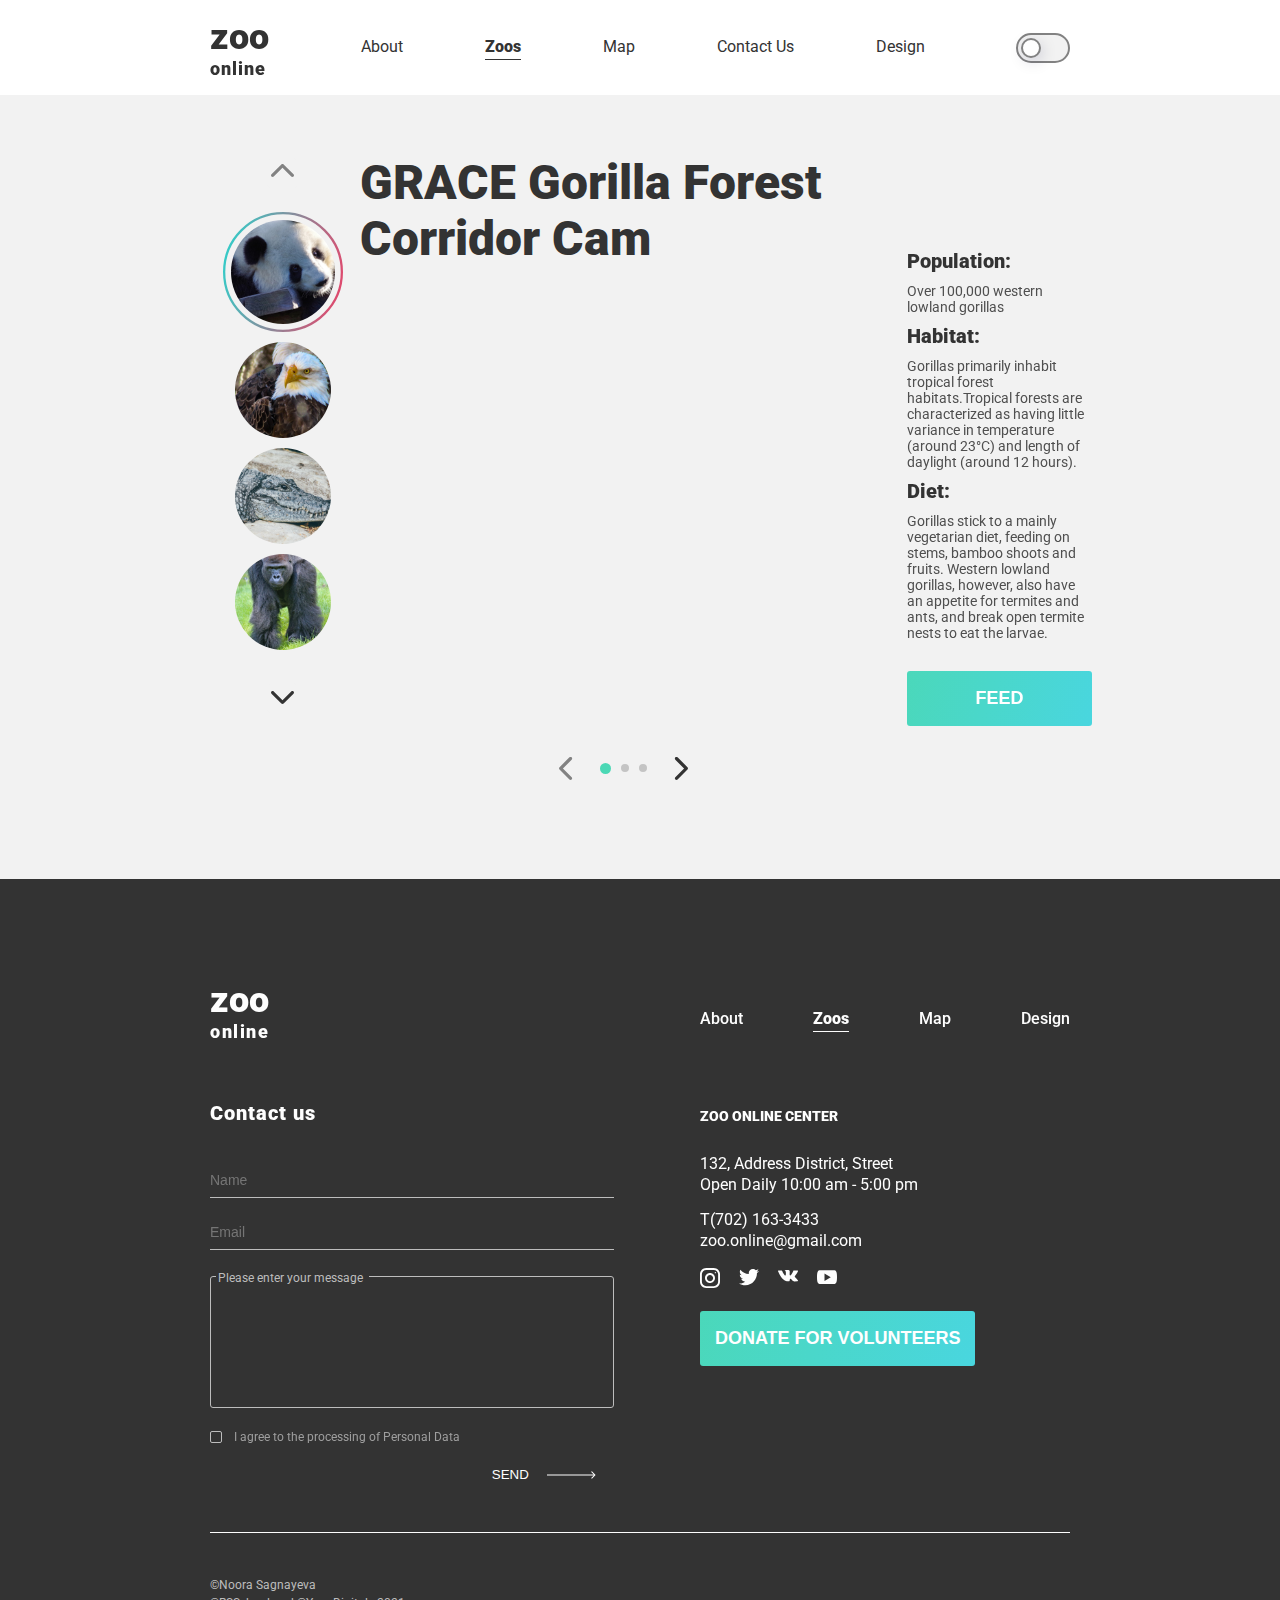
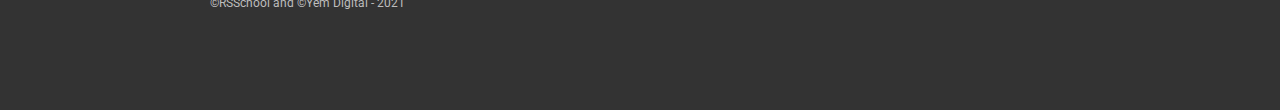
<file: pages/broadcast/gorilla-live.html>
<!DOCTYPE html>
<html lang="en">

<head>
    <meta charset="UTF-8">
    <meta http-equiv="X-UA-Compatible" content="IE=edge">
    <meta name="viewport" content="width=device-width, initial-scale=1.0">
    <title>Live broadcast</title>

    <link rel="icon" type="image/svg" sizes="32x32" href="../../assets/icons/gorilla-fav.svg">
    <link rel="stylesheet" href="../main/css/style.css">
</head>

<body>
    <!-- FAVICON FROM FLATICOM -->
    <!-- <div>Icons made by <a href="https://www.freepik.com" title="Freepik">Freepik</a> from <a href="https://www.flaticon.com/" title="Flaticon">www.flaticon.com</a></div> -->
    <div class="live__wrapper flex">
        <!-- HEADER -->
        <header class="header">
            <div class="header__body outer-container flex flex-jc-sb flex-ai-c">
                <div class="header__logo flex flex-fd-col">
                    <a href="../main/index.html">
                        <p>Zoo</p>
                        <h5>online</h5>
                    </a>
                </div>
                <!-- NAVIGATION -->
                <nav class="header__menu">
                    <!-- Will be landing scroll -->
                    <ul class="header__list flex">
                        <li>
                            <a class="header__list__item" href="../main/index.html">about</a>
                        </li>
                        <li>
                            <a class="header__list__item header__list__item-active" href="#">zoos</a>
                        </li>
                        <li>
                            <a class="header__list__item" href="../map/map.html">map</a>
                        </li>
                        <li>
                            <a class="header__list__item" href="#contact-us">contact us</a>
                        </li>
                        <li>
                            <a class="header__list__item" href="https://www.figma.com/file/HKt5Nlx0jghQtJp6jW9q8F/zooApp?node-id=0%3A1">design</a>
                        </li>
                        <ul class="header__list__item_hidden">
                            <li class="list__item__burger">
                                <a class="list__item__social" href="https://www.instagram.com/">
                                    <svg width="20" height="20" viewBox="0 0 20 20" fill="none" xmlns="http://www.w3.org/2000/svg">
                                        <path d="M13.75 0H6.25C2.79875 0 0 2.79875 0 6.25V13.75C0 17.2013 2.79875 20 6.25 20H13.75C17.2013 20 20 17.2013 20 13.75V6.25C20 2.79875 17.2013 0 13.75 0ZM18.125 13.75C18.125 16.1625 16.1625 18.125 13.75 18.125H6.25C3.8375 18.125 1.875 16.1625 1.875 13.75V6.25C1.875 3.8375 3.8375 1.875 6.25 1.875H13.75C16.1625 1.875 18.125 3.8375 18.125 6.25V13.75Z" fill="#FEFEFE"/>
                                        <path d="M10 5C7.23875 5 5 7.23875 5 10C5 12.7613 7.23875 15 10 15C12.7613 15 15 12.7613 15 10C15 7.23875 12.7613 5 10 5ZM10 13.125C8.2775 13.125 6.875 11.7225 6.875 10C6.875 8.27625 8.2775 6.875 10 6.875C11.7225 6.875 13.125 8.27625 13.125 10C13.125 11.7225 11.7225 13.125 10 13.125Z" fill="#FEFEFE"/>
                                        <path d="M15.3752 5.29148C15.7432 5.29148 16.0415 4.99319 16.0415 4.62523C16.0415 4.25727 15.7432 3.95898 15.3752 3.95898C15.0073 3.95898 14.709 4.25727 14.709 4.62523C14.709 4.99319 15.0073 5.29148 15.3752 5.29148Z" fill="#FEFEFE"/>
                                        </svg>
                                </a>
                            </li>
                            <li class="list__item__burger">
                                <a class="list__item__social" href="https://www.twitter.com/">
                                    <svg width="20" height="17" viewBox="0 0 20 17" fill="none" xmlns="http://www.w3.org/2000/svg">
                                        <path d="M20 1.92375C19.2563 2.25 18.4637 2.46625 17.6375 2.57125C18.4875 2.06375 19.1363 1.26625 19.4412 0.305C18.6488 0.7775 17.7738 1.11125 16.8412 1.2975C16.0887 0.49625 15.0162 0 13.8462 0C11.5763 0 9.74875 1.8425 9.74875 4.10125C9.74875 4.42625 9.77625 4.73875 9.84375 5.03625C6.435 4.87 3.41875 3.23625 1.3925 0.7475C1.03875 1.36125 0.83125 2.06375 0.83125 2.82C0.83125 4.24 1.5625 5.49875 2.6525 6.2275C1.99375 6.215 1.3475 6.02375 0.8 5.7225C0.8 5.735 0.8 5.75125 0.8 5.7675C0.8 7.76 2.22125 9.415 4.085 9.79625C3.75125 9.8875 3.3875 9.93125 3.01 9.93125C2.7475 9.93125 2.4825 9.91625 2.23375 9.86125C2.765 11.485 4.2725 12.6788 6.065 12.7175C4.67 13.8088 2.89875 14.4662 0.98125 14.4662C0.645 14.4662 0.3225 14.4513 0 14.41C1.81625 15.5813 3.96875 16.25 6.29 16.25C13.835 16.25 17.96 10 17.96 4.5825C17.96 4.40125 17.9538 4.22625 17.945 4.0525C18.7588 3.475 19.4425 2.75375 20 1.92375Z" fill="#FEFEFE"/>
                                        </svg>
                                </a>
                            </li>
                            <li class="list__item__burger">
                                <a class="list__item__social" href="https://www.youtube.com">
                                    <svg width="20" height="14" viewBox="0 0 20 14" fill="none" xmlns="http://www.w3.org/2000/svg">
                                        <path d="M19.15 1.575C18.6075 0.61 18.0188 0.4325 16.82 0.365C15.6225 0.28375 12.6112 0.25 10.0025 0.25C7.38875 0.25 4.37625 0.28375 3.18 0.36375C1.98375 0.4325 1.39375 0.60875 0.84625 1.575C0.2875 2.53875 0 4.19875 0 7.12125C0 7.12375 0 7.125 0 7.125C0 7.1275 0 7.12875 0 7.12875V7.13125C0 10.0413 0.2875 11.7137 0.84625 12.6675C1.39375 13.6325 1.9825 13.8075 3.17875 13.8888C4.37625 13.9588 7.38875 14 10.0025 14C12.6112 14 15.6225 13.9587 16.8212 13.89C18.02 13.8087 18.6087 13.6338 19.1513 12.6688C19.715 11.715 20 10.0425 20 7.1325C20 7.1325 20 7.12875 20 7.12625C20 7.12625 20 7.12375 20 7.1225C20 4.19875 19.715 2.53875 19.15 1.575ZM7.5 10.875V3.375L13.75 7.125L7.5 10.875Z" fill="#FEFEFE"/>
                                        </svg>
                                </a>
                            </li>
                            <li class="list__item__burger">
                                <a class="list__item__social" href="https://www.vk.com/">
                                    <svg fill="none" height="12" viewBox="0 0 20 12" width="20" xmlns="http://www.w3.org/2000/svg"><path d="m19.8217 10.1784c-.0537-.0901-.3862-.81261-1.9864-2.29772-1.6751-1.55511-1.4501-1.30259.5676-3.99154 1.2288-1.63762 1.7201-2.63769 1.5663-3.065224-.1462-.407529-1.05-.300022-1.05-.300022l-3.0053.017502s-.2225-.030003-.3887.068755c-.1613.097507-.2651.322523-.2651.322523s-.4762 1.267596-1.1113 2.345176c-1.3388 2.27391-1.8751 2.39392-2.0939 2.25266-.5088-.32877-.3813-1.32259-.3813-2.02765 0-2.20391.3338-3.122726-.6513-3.360244-.3275-.0787554-.5675-.1312593-1.40382-.14000992-1.07257-.01125082-1.98139.00375027-2.49518.25501892-.34252.167512-.60629.54129-.44503.562541.19876.026252.6488.121259.88756.446284.30878.41878.29753 1.36135.29753 1.36135s.17751 2.59394-.41378 2.91646c-.40628.22127-.96258-.23001-2.15641-2.29392-.6113-1.05632-1.07383-2.22516-1.07383-2.22516s-.08876-.217515-.24752-.333773c-.19251-.141261-.46253-.186264-.46253-.186264l-2.857713.017501s-.428782.012502-.5862931.198765c-.1400103.166262-.0112509.508791-.0112509.508791s2.237667 5.23413 4.770347 7.87307c2.32392 2.41893 4.96162 2.26013 4.96162 2.26013h1.1951s.3613-.04.545-.2387c.17-.1825.1638-.5251.1638-.5251s-.0238-1.60383.7213-1.8401c.7338-.23252 1.6764 1.5501 2.6752 2.2364.755.5188 1.3288.405 1.3288.405l2.6715-.0375s1.3976-.0862.735-1.185z" fill="#fefefe"/></svg>
                                </a>
                            </li>
                        </ul>
                    </ul>
                </nav>
                <!-- TOGGLE SWITCHER -->
                <div class="theme-switch-wrapper">
                    <label class="theme-switch" for="checkbox">
                        <input type="checkbox" id="checkbox" />
                        <div class="slider round"></div>
                  </label>
                </div>
                <!-- BURGER -->
                <div class="menu__icon">
                    <span></span>
                </div>
            </div>
        </header>

        <!-- MAIN -->


        <main class="main live__main flex">
            <div class="outer-container flex">
                <!-- Aside -->
                <div class="page_aside">
                    <!-- arrow top -->
                    <div class="aside__control_top flex flex-jc-c">
                        <div class="aside__arrow_top">
                            <svg width="23" height="15" viewBox="0 0 23 15" fill="none" xmlns="http://www.w3.org/2000/svg">
                            <path class="control-top" d="M11.5001 0.944038C11.9123 0.944038 12.3244 1.10143 12.6387 1.41555L22.5282 11.3051C23.1573 11.9342 23.1573 12.9542 22.5282 13.5831C21.8993 14.2119 20.8796 14.2119 20.2504 13.5831L11.5001 4.8322L2.74967 13.5827C2.12057 14.2116 1.1009 14.2116 0.472107 13.5827C-0.157299 12.9539 -0.157299 11.9339 0.472107 11.3048L10.3614 1.41524C10.6759 1.10107 11.088 0.944038 11.5001 0.944038Z" fill="#333333"/>
                            </svg>
                        </div>
                    </div>
                    <div class="aside__carousel">
                        <div class="aside__carousel__container flex">
                            <div class="aside__carousel__item" title="Panda">
                                <div class="aside__carousel__img">
                                    <img class="aside__carousel__image" src="../../assets/images/gallery/pandada.png" alt="Panda">
                                </div>
                            </div>
                            <div class="aside__carousel__item" title="Eagle">
                                <div class="aside__carousel__img">
                                    <a href="../broadcast/eagle-live.html">
                                        <img class="aside__carousel__image" src="../../assets/images/gallery/eagle.png" alt="Eagle">
                                    </a>

                                </div>
                            </div>
                            <div class="aside__carousel__item" title="Crocodile">
                                <div class="aside__carousel__img">
                                    <a href="../broadcast/crocodile.html">
                                        <img class="aside__carousel__image" src="../../assets/images/gallery/crocodile.png" alt="Crocodile">
                                    </a>
                                </div>
                            </div>
                            <div class="aside__carousel__item" title="Gorilla">
                                <div class="aside__carousel__img">
                                    <a href="../broadcast/gorilla-live.html">
                                        <img class="aside__carousel__image" src="../../assets/images/gallery/gorilla.png" alt="Gorilla">
                                    </a>
                                </div>
                            </div>
                            <div class="aside__carousel__item" title="Panda">
                                <div class="aside__carousel__img">
                                    <a href="../broadcast/live.html">
                                        <img class="aside__carousel__image" src="../../assets/images/gallery/pandada.png" alt="Panda">
                                    </a>
                                </div>
                            </div>
                            <div class="aside__carousel__item" title="Eagle">
                                <div class="aside__carousel__img">
                                    <a href="../broadcast/eagle-live.html">
                                        <img class="aside__carousel__image" src="../../assets/images/gallery/eagle.png" alt="Eagle">
                                    </a>
                                </div>
                            </div>
                            <div class="aside__carousel__item" title="Crocodile">
                                <div class="aside__carousel__img">
                                    <a href="../broadcast/crocodile.html">
                                        <img class="aside__carousel__image" src="../../assets/images/gallery/crocodile.png" alt="Crocodile">
                                    </a>
                                </div>
                            </div>
                            <div class="aside__carousel__item" title="Gorilla">
                                <div class="aside__carousel__img">
                                    <a href="../broadcast/gorilla-live.html">
                                        <img class="aside__carousel__image" src="../../assets/images/gallery/gorilla.png" alt="Gorilla">
                                    </a>
                                </div>
                            </div>
                        </div>
                    </div>
                    <!-- arrow bottom -->
                    <div class="aside__control_bottom flex flex-jc-c">
                        <div class="aside__arrow_bottom">
                            <svg width="23" height="15" viewBox="0 0 23 15" fill="none" xmlns="http://www.w3.org/2000/svg">
                            <path class="control-bottom" d="M11.4999 14.056C11.0877 14.056 10.6756 13.8986 10.3613 13.5845L0.471825 3.69487C-0.157275 3.06577 -0.157275 2.04579 0.471825 1.41695C1.10067 0.788101 2.12045 0.788101 2.7496 1.41695L11.4999 10.1678L20.2503 1.41725C20.8794 0.788407 21.8991 0.788407 22.5279 1.41725C23.1573 2.0461 23.1573 3.06608 22.5279 3.69518L12.6386 13.5848C12.3241 13.8989 11.912 14.056 11.4999 14.056Z" fill="#333333"/>
                            </svg>
                        </div>
                    </div>
                </div>
                <!-- Video gallery -->
                <div class="page_body flex">
                    <div class="page_main flex flex-ai-fs">
                        <div class="section_wrapper flex flex-fd-col">
                            <h3 class="section-title live__title">
                                GRACE Gorilla Forest Corridor Cam
                            </h3>
                            <!-- Video -->
                            <div class="flex page_main_content">
                                <div class="video__slider">
                                    <div class="flex video flex-fd-col">
                                        <div class="video__gallery flex flex-fd-col flex-jc-fs">
                                            <!-- Main Video -->
                                            <div class="video__gallery__main">
                                                <iframe class="gallery__main__video" width="792" height="442" src="https://www.youtube-nocookie.com/embed/rgXWDk7rh4w" title="YouTube video player" frameborder="0" allow="accelerometer; autoplay; clipboard-write; encrypted-media; gyroscope; picture-in-picture"
                                                    allowfullscreen="true" mozallowfullscreen="true" webkitallowfullscreen="true"></iframe>
                                            </div>
                                        </div>
                                        <div class="video__gallery__list">
                                            <div class="gallery__list__track flex">
                                                <div class="video__gallery__item">
                                                    <iframe class="list__item__video video__gallery__item-active" width="246" height="141" src="https://www.youtube-nocookie.com/embed/rgXWDk7rh4w" title="YouTube video player" frameborder="0" allow="accelerometer; autoplay; clipboard-write; encrypted-media; gyroscope; picture-in-picture"
                                                        allowfullscreen="true" mozallowfullscreen="true" webkitallowfullscreen="true"></iframe>
                                                </div>
                                                <div class="video__gallery__item">
                                                    <iframe class="list__item__video" width="246" height="141" src="https://www.youtube-nocookie.com/embed/672cUSe69J0" title="YouTube video player" frameborder="0" allow="accelerometer; autoplay; clipboard-write; encrypted-media; gyroscope; picture-in-picture"
                                                        allowfullscreen="true" mozallowfullscreen="true" webkitallowfullscreen="true"></iframe>
                                                </div>

                                                <div class="video__gallery__item">
                                                    <iframe class="list__item__video" width="246" height="141" src="https://www.youtube-nocookie.com/embed/0P3w8mHiVy0" title="YouTube video player" frameborder="0" allow="accelerometer; autoplay; clipboard-write; encrypted-media; gyroscope; picture-in-picture"
                                                        allowfullscreen="true" mozallowfullscreen="true" webkitallowfullscreen="true"></iframe>
                                                </div>

                                                <div class="video__gallery__item">
                                                    <iframe class="list__item__video" width="246" height="141" src="https://www.youtube-nocookie.com/embed/672cUSe69J0" title="YouTube video player" frameborder="0" allow="accelerometer; autoplay; clipboard-write; encrypted-media; gyroscope; picture-in-picture"
                                                        allowfullscreen="true" mozallowfullscreen="true" webkitallowfullscreen="true"></iframe>
                                                </div>

                                                <div class="video__gallery__item">
                                                    <iframe class="list__item__video" width="246" height="141" src="https://www.youtube-nocookie.com/embed/LFZFE1z-Ap0" title="YouTube video player" frameborder="0" allow="accelerometer; autoplay; clipboard-write; encrypted-media; gyroscope; picture-in-picture"
                                                        allowfullscreen="true" mozallowfullscreen="true" webkitallowfullscreen="true"></iframe>
                                                </div>

                                                <div class="video__gallery__item">
                                                    <iframe class="list__item__video" width="246" height="141" src="https://www.youtube-nocookie.com/embed/0P3w8mHiVy0" title="YouTube video player" frameborder="0" allow="accelerometer; autoplay; clipboard-write; encrypted-media; gyroscope; picture-in-picture"
                                                        allowfullscreen="true" mozallowfullscreen="true" webkitallowfullscreen="true"></iframe>
                                                </div>
                                            </div>
                                        </div>
                                        <!-- Video navigation -->
                                        <div class="video__arrow__nav flex flex-jc-sb flex-ai-c">
                                            <div class="video__arrow_left">
                                                <svg width="23" height="15" viewBox="0 0 23 15" fill="none" xmlns="http://www.w3.org/2000/svg">
                                                <path class="left-video" d="M11.5001 0.944038C11.9123 0.944038 12.3244 1.10143 12.6387 1.41555L22.5282 11.3051C23.1573 11.9342 23.1573 12.9542 22.5282 13.5831C21.8993 14.2119 20.8796 14.2119 20.2504 13.5831L11.5001 4.8322L2.74967 13.5827C2.12057 14.2116 1.1009 14.2116 0.472107 13.5827C-0.157299 12.9539 -0.157299 11.9339 0.472107 11.3048L10.3614 1.41524C10.6759 1.10107 11.088 0.944038 11.5001 0.944038Z" fill="#333333"/>
                                                </svg>
                                            </div>
                                            <ul class="flex video__gallery__dots flex-ai-c flex-jc-c">
                                                <li class="dots__item"></li>
                                                <li class="dots__item"></li>
                                                <li class="dots__item"></li>
                                            </ul>
                                            <div class="video__arrow_right">
                                                <svg width="23" height="15" viewBox="0 0 23 15" fill="none" xmlns="http://www.w3.org/2000/svg">
                                                <path class="right-video" d="M11.5001 0.944038C11.9123 0.944038 12.3244 1.10143 12.6387 1.41555L22.5282 11.3051C23.1573 11.9342 23.1573 12.9542 22.5282 13.5831C21.8993 14.2119 20.8796 14.2119 20.2504 13.5831L11.5001 4.8322L2.74967 13.5827C2.12057 14.2116 1.1009 14.2116 0.472107 13.5827C-0.157299 12.9539 -0.157299 11.9339 0.472107 11.3048L10.3614 1.41524C10.6759 1.10107 11.088 0.944038 11.5001 0.944038Z" fill="#333333"/>
                                                </svg>
                                            </div>
                                        </div>

                                    </div>
                                </div>
                            </div>
                        </div>
                    </div>
                    <!-- Video description -->
                    <div class="video__description">
                        <div>
                            <div class="video__description__content flex flex-fd-col flex-ai-fs">
                                <div class="video__description__subtitle">
                                    <h4 class="small-title">Population:</h4>
                                </div>
                                <div class="video__description__text">
                                    <p class=" text ">Over 100,000 western lowland gorillas</p>
                                </div>
                                <div class="video__description__subtitle ">
                                    <h4 class="small-title ">Habitat:</h4>
                                </div>
                                <div class="video__description__text">
                                    <p class="text ">Gorillas primarily inhabit tropical forest habitats.Tropical forests are characterized as having little variance in temperature (around 23°C) and length of daylight (around 12 hours).</p>
                                </div>
                                <div class="video__description__subtitle ">
                                    <h4 class="small-title ">Diet:</h4>
                                </div>
                                <div class="video__description__text">
                                    <p class="text">
                                        Gorillas stick to a mainly vegetarian diet, feeding on stems, bamboo shoots and fruits. Western lowland gorillas, however, also have an appetite for termites and ants, and break open termite nests to eat the larvae.
                                    </p>
                                </div>
                            </div>
                            <div class="section-button__block flex flex-jc-fs">
                                <a href="../popup/popup.html"><button class="section-button flex flex-jc-c flex-ai-c">Feed</button></a>
                            </div>
                        </div>
                    </div>
                </div>
            </div>
    </div>
    </main>

    <!-- FOOTER -->
    <footer class="footer">
        <div class="outer-container">
            <div class="footer__container flex">
                <!-- Logo -->
                <div class="footer__contact__body">
                    <div>
                        <div class="footer__logo">
                            <a href="#">
                                <p>zoo</p>
                                <h5>online</h5>
                            </a>
                        </div>
                    </div>
                    <!-- Form -->
                    <div>
                        <div class="footer__contact" id="contact-us">
                            <div class="footer__form">
                                <h4 class="footer__form__title">Contact us</h4>
                                <form class="footer__form__body flex flex-fd-col">
                                    <div>
                                        <div class="">
                                            <input type="text" placeholder="Name" name="name" required>
                                        </div>
                                        <div class="">
                                            <input type="email" placeholder="Email" name="email" required>
                                        </div>
                                        <div class="form__textarea">
                                            <textarea placeholder=" " name="message" rows="7" cols="30" maxlength="280" required></textarea>
                                            <span class="textarea-text">Please enter your message</span>
                                        </div>
                                        <div class="form__checkbox flex flex-jc-fs flex-ai-c">
                                            <input id='one' type='checkbox' required />
                                            <label for='one'>
                                          <span></span>
                                          I agree to the processing of Personal Data
                                          <ins><i>I agree to the processing of Personal Data</i></ins>
                                        </label>
                                        </div>
                                        <div class="form__send__btn flex flex-jc-fe flex-ai-c">
                                            <button type="submit">Send<span><svg width="49" height="8" viewBox="0 0 49 8" fill="none" xmlns="http://www.w3.org/2000/svg">
                                                <path d="M48.3536 4.35355C48.5488 4.15829 48.5488 3.84171 48.3536 3.64645L45.1716 0.464466C44.9763 0.269204 44.6597 0.269204 44.4645 0.464466C44.2692 0.659728 44.2692 0.976311 44.4645 1.17157L47.2929 4L44.4645 6.82843C44.2692 7.02369 44.2692 7.34027 44.4645 7.53553C44.6597 7.7308 44.9763 7.7308 45.1716 7.53553L48.3536 4.35355ZM0 4.5L48 4.5V3.5L0 3.5L0 4.5Z" fill="#FEFEFE"/>
                                                </svg>
                                                </span></button>
                                        </div>
                                    </div>
                                </form>
                            </div>
                        </div>
                    </div>
                </div>
                <!-- Contacts -->
                <div class="footer__contacts__body">
                    <!-- Footer navigation -->
                    <div class="footer__navigation flex flex-fd-col">
                        <div class="footer__navigation__body">
                            <div class="footer__menu">
                                <ul class="footer__list flex">
                                    <li class="footer__list__inner">
                                        <a class="footer__list__item" href="#">about</a>
                                    </li>
                                    <li class="footer__list__inner">
                                        <a class="footer__list__item footer__list__item-active" href="../broadcast/live.html">zoos</a>
                                    </li>
                                    <li class="footer__list__inner">
                                        <a class="footer__list__item" href="../map/map.html">map</a>
                                    </li>
                                    <li class="footer__list__inner">
                                        <a class="footer__list__item" href="https://www.figma.com/file/HKt5Nlx0jghQtJp6jW9q8F/zooApp?node-id=0%3A1">design</a>
                                    </li>
                                </ul>
                            </div>
                        </div>
                    </div>

                    <div class="footer__center">
                        <div class="footer__subtitle">
                            <h5>Zoo Online Center</h5>
                        </div>
                        <div class="footer__contacts">
                            <div class="footer__contacts__address flex flex-fd-col">
                                <a href="">132, Address District, Street</a>
                                <a href="">Open Daily 10:00 am - 5:00 pm</a>
                            </div>
                            <div class="footer__contacts__details flex flex-fd-col">
                                <a href="tel:7021633433">T(702) 163-3433</a>
                                <a href="mailto:zoo.online@gmail.com">zoo.online@gmail.com</a>
                            </div>
                            <div class="footer__contacts__socials">
                                <ul class="footer__socials__body">
                                    <li class="footer__socials__item">
                                        <a href="https://www.instagram.com/"><img src="../../assets/icons/instagram.svg" alt="Instagram"></a>
                                    </li>
                                    <li class="footer__socials__item">
                                        <a href="https://www.twitter.com/"><img src="../../assets/icons/twitter.svg" alt="Twitter"></a>
                                    </li>
                                    <li class="footer__socials__item">
                                        <a href="https://www.vk.com/"><img src="../../assets/icons/vk.svg" alt="Vk"></a>
                                    </li>
                                    <li class="footer__socials__item">
                                        <a href="https://www.youtube.com/"><img src="../../assets/icons/youtube.svg" alt="Youtube"></a>
                                    </li>
                                </ul>
                            </div>
                        </div>
                    </div>
                </div>

                <!-- Accent button -->
                <div class="footer__button__body">
                    <div class="section-button__block flex flex-jc-c">
                        <button class="section-button flex flex-jc-c flex-ai-c">Donate For Volunteers</button>
                    </div>
                </div>

            </div>
            <!-- Footer bottom -->
            <div class="footer__bottom ">
                <div class="bottom__body">
                    <p class="footer__body__item">©Noora Sagnayeva</p>
                    <p>©RSSchool and ©Yem Digital - 2021</p>
                </div>
            </div>
        </div>
    </footer>

    </div>

    <script src="../../pages/main/js/burger.js"></script>
    <script src="../../pages/main/js/toggle-switch.js"></script>
    <script src="../../pages/main/js/broadcast-slider.js"></script>
    <script src="../../pages/main/js/video-slider.js"></script>
</body>

</html>
</file>
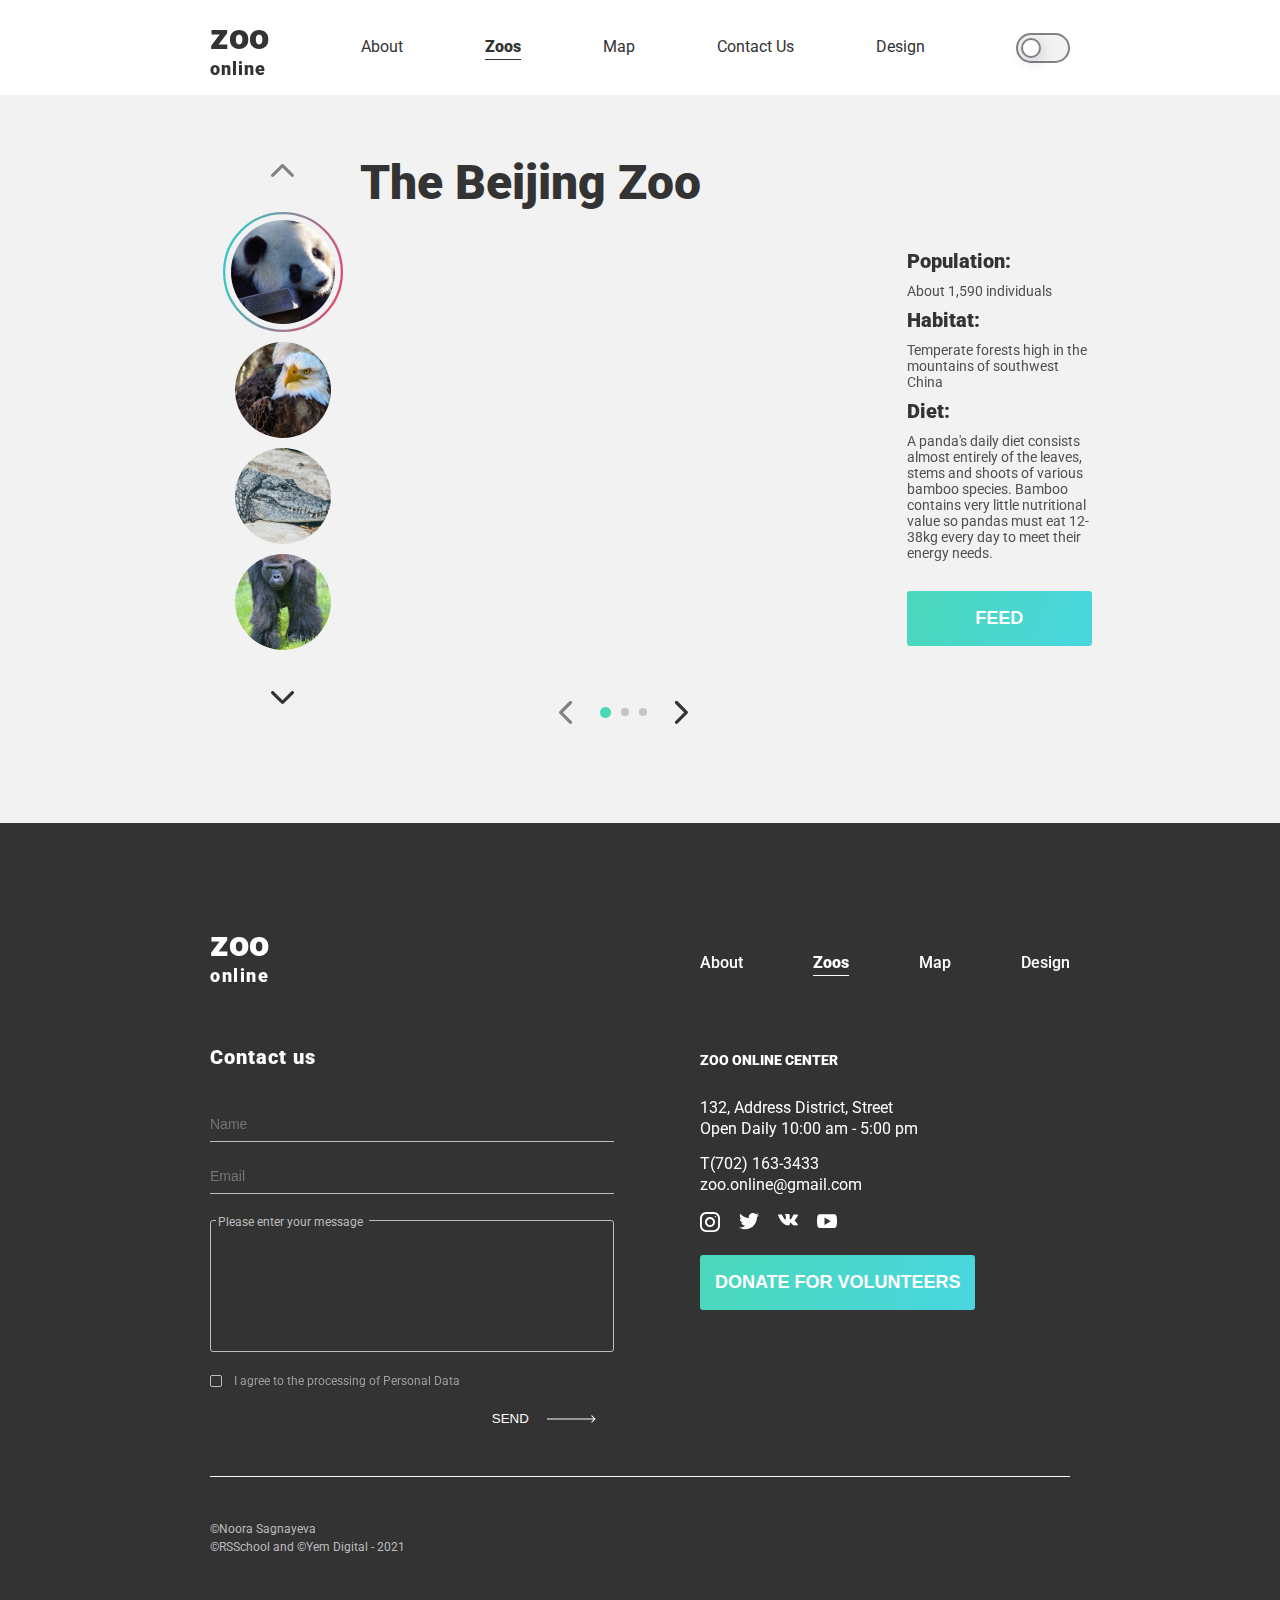
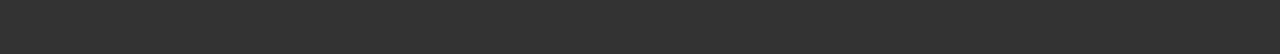
<file: pages/broadcast/live.html>
<!DOCTYPE html>
<html lang="en">

<head>
    <meta charset="UTF-8">
    <meta http-equiv="X-UA-Compatible" content="IE=edge">
    <meta name="viewport" content="width=device-width, initial-scale=1.0">
    <title>Live broadcast</title>

    <link rel="icon" type="image/svg" sizes="32x32" href="../../assets/icons/panda-fav.svg">
    <link rel="stylesheet" href="../main/css/style.css">
</head>

<body>
    <!-- FAVICON FROM FLATICOM -->
    <!-- <div>Icons made by <a href="https://www.freepik.com" title="Freepik">Freepik</a> from <a href="https://www.flaticon.com/" title="Flaticon">www.flaticon.com</a></div> -->
    <div class="live__wrapper flex">
        <!-- HEADER -->
        <header class="header">
            <div class="header__body outer-container flex flex-jc-sb flex-ai-c">
                <div class="header__logo flex flex-fd-col">
                    <a href="../main/index.html">
                        <p>Zoo</p>
                        <h5>online</h5>
                    </a>
                </div>
                <!-- NAVIGATION -->
                <nav class="header__menu">
                    <!-- Will be landing scroll -->
                    <ul class="header__list flex">
                        <li>
                            <a class="header__list__item" href="../main/index.html">about</a>
                        </li>
                        <li>
                            <a class="header__list__item header__list__item-active" href="#">zoos</a>
                        </li>
                        <li>
                            <a class="header__list__item" href="../map/map.html">map</a>
                        </li>
                        <li>
                            <a class="header__list__item" href="#contact-us">contact us</a>
                        </li>
                        <li>
                            <a class="header__list__item" href="https://www.figma.com/file/HKt5Nlx0jghQtJp6jW9q8F/zooApp?node-id=0%3A1">design</a>
                        </li>
                        <ul class="header__list__item_hidden">
                            <li class="list__item__burger">
                                <a class="list__item__social" href="https://www.instagram.com/">
                                    <svg width="20" height="20" viewBox="0 0 20 20" fill="none" xmlns="http://www.w3.org/2000/svg">
                                        <path d="M13.75 0H6.25C2.79875 0 0 2.79875 0 6.25V13.75C0 17.2013 2.79875 20 6.25 20H13.75C17.2013 20 20 17.2013 20 13.75V6.25C20 2.79875 17.2013 0 13.75 0ZM18.125 13.75C18.125 16.1625 16.1625 18.125 13.75 18.125H6.25C3.8375 18.125 1.875 16.1625 1.875 13.75V6.25C1.875 3.8375 3.8375 1.875 6.25 1.875H13.75C16.1625 1.875 18.125 3.8375 18.125 6.25V13.75Z" fill="#FEFEFE"/>
                                        <path d="M10 5C7.23875 5 5 7.23875 5 10C5 12.7613 7.23875 15 10 15C12.7613 15 15 12.7613 15 10C15 7.23875 12.7613 5 10 5ZM10 13.125C8.2775 13.125 6.875 11.7225 6.875 10C6.875 8.27625 8.2775 6.875 10 6.875C11.7225 6.875 13.125 8.27625 13.125 10C13.125 11.7225 11.7225 13.125 10 13.125Z" fill="#FEFEFE"/>
                                        <path d="M15.3752 5.29148C15.7432 5.29148 16.0415 4.99319 16.0415 4.62523C16.0415 4.25727 15.7432 3.95898 15.3752 3.95898C15.0073 3.95898 14.709 4.25727 14.709 4.62523C14.709 4.99319 15.0073 5.29148 15.3752 5.29148Z" fill="#FEFEFE"/>
                                        </svg>
                                </a>
                            </li>
                            <li class="list__item__burger">
                                <a class="list__item__social" href="https://www.twitter.com/">
                                    <svg width="20" height="17" viewBox="0 0 20 17" fill="none" xmlns="http://www.w3.org/2000/svg">
                                        <path d="M20 1.92375C19.2563 2.25 18.4637 2.46625 17.6375 2.57125C18.4875 2.06375 19.1363 1.26625 19.4412 0.305C18.6488 0.7775 17.7738 1.11125 16.8412 1.2975C16.0887 0.49625 15.0162 0 13.8462 0C11.5763 0 9.74875 1.8425 9.74875 4.10125C9.74875 4.42625 9.77625 4.73875 9.84375 5.03625C6.435 4.87 3.41875 3.23625 1.3925 0.7475C1.03875 1.36125 0.83125 2.06375 0.83125 2.82C0.83125 4.24 1.5625 5.49875 2.6525 6.2275C1.99375 6.215 1.3475 6.02375 0.8 5.7225C0.8 5.735 0.8 5.75125 0.8 5.7675C0.8 7.76 2.22125 9.415 4.085 9.79625C3.75125 9.8875 3.3875 9.93125 3.01 9.93125C2.7475 9.93125 2.4825 9.91625 2.23375 9.86125C2.765 11.485 4.2725 12.6788 6.065 12.7175C4.67 13.8088 2.89875 14.4662 0.98125 14.4662C0.645 14.4662 0.3225 14.4513 0 14.41C1.81625 15.5813 3.96875 16.25 6.29 16.25C13.835 16.25 17.96 10 17.96 4.5825C17.96 4.40125 17.9538 4.22625 17.945 4.0525C18.7588 3.475 19.4425 2.75375 20 1.92375Z" fill="#FEFEFE"/>
                                        </svg>
                                </a>
                            </li>
                            <li class="list__item__burger">
                                <a class="list__item__social" href="https://www.youtube.com">
                                    <svg width="20" height="14" viewBox="0 0 20 14" fill="none" xmlns="http://www.w3.org/2000/svg">
                                        <path d="M19.15 1.575C18.6075 0.61 18.0188 0.4325 16.82 0.365C15.6225 0.28375 12.6112 0.25 10.0025 0.25C7.38875 0.25 4.37625 0.28375 3.18 0.36375C1.98375 0.4325 1.39375 0.60875 0.84625 1.575C0.2875 2.53875 0 4.19875 0 7.12125C0 7.12375 0 7.125 0 7.125C0 7.1275 0 7.12875 0 7.12875V7.13125C0 10.0413 0.2875 11.7137 0.84625 12.6675C1.39375 13.6325 1.9825 13.8075 3.17875 13.8888C4.37625 13.9588 7.38875 14 10.0025 14C12.6112 14 15.6225 13.9587 16.8212 13.89C18.02 13.8087 18.6087 13.6338 19.1513 12.6688C19.715 11.715 20 10.0425 20 7.1325C20 7.1325 20 7.12875 20 7.12625C20 7.12625 20 7.12375 20 7.1225C20 4.19875 19.715 2.53875 19.15 1.575ZM7.5 10.875V3.375L13.75 7.125L7.5 10.875Z" fill="#FEFEFE"/>
                                        </svg>
                                </a>
                            </li>
                            <li class="list__item__burger">
                                <a class="list__item__social" href="https://www.vk.com/">
                                    <svg fill="none" height="12" viewBox="0 0 20 12" width="20" xmlns="http://www.w3.org/2000/svg"><path d="m19.8217 10.1784c-.0537-.0901-.3862-.81261-1.9864-2.29772-1.6751-1.55511-1.4501-1.30259.5676-3.99154 1.2288-1.63762 1.7201-2.63769 1.5663-3.065224-.1462-.407529-1.05-.300022-1.05-.300022l-3.0053.017502s-.2225-.030003-.3887.068755c-.1613.097507-.2651.322523-.2651.322523s-.4762 1.267596-1.1113 2.345176c-1.3388 2.27391-1.8751 2.39392-2.0939 2.25266-.5088-.32877-.3813-1.32259-.3813-2.02765 0-2.20391.3338-3.122726-.6513-3.360244-.3275-.0787554-.5675-.1312593-1.40382-.14000992-1.07257-.01125082-1.98139.00375027-2.49518.25501892-.34252.167512-.60629.54129-.44503.562541.19876.026252.6488.121259.88756.446284.30878.41878.29753 1.36135.29753 1.36135s.17751 2.59394-.41378 2.91646c-.40628.22127-.96258-.23001-2.15641-2.29392-.6113-1.05632-1.07383-2.22516-1.07383-2.22516s-.08876-.217515-.24752-.333773c-.19251-.141261-.46253-.186264-.46253-.186264l-2.857713.017501s-.428782.012502-.5862931.198765c-.1400103.166262-.0112509.508791-.0112509.508791s2.237667 5.23413 4.770347 7.87307c2.32392 2.41893 4.96162 2.26013 4.96162 2.26013h1.1951s.3613-.04.545-.2387c.17-.1825.1638-.5251.1638-.5251s-.0238-1.60383.7213-1.8401c.7338-.23252 1.6764 1.5501 2.6752 2.2364.755.5188 1.3288.405 1.3288.405l2.6715-.0375s1.3976-.0862.735-1.185z" fill="#fefefe"/></svg>
                                </a>
                            </li>
                        </ul>
                    </ul>
                </nav>
                <!-- TOGGLE SWITCHER -->
                <div class="theme-switch-wrapper">
                    <label class="theme-switch" for="checkbox">
                        <input type="checkbox" id="checkbox" />
                        <div class="slider round"></div>
                  </label>
                </div>
                <!-- BURGER -->
                <div class="menu__icon">
                    <span></span>
                </div>
            </div>
        </header>

        <!-- MAIN -->
        <main class="main live__main flex">
            <div class="outer-container flex">
                <!-- Aside -->
                <div class="page_aside">
                    <!-- arrow top -->
                    <div class="aside__control_top flex flex-jc-c">
                        <div class="aside__arrow_top">
                            <svg width="23" height="15" viewBox="0 0 23 15" fill="none" xmlns="http://www.w3.org/2000/svg">
                            <path class="control-top" d="M11.5001 0.944038C11.9123 0.944038 12.3244 1.10143 12.6387 1.41555L22.5282 11.3051C23.1573 11.9342 23.1573 12.9542 22.5282 13.5831C21.8993 14.2119 20.8796 14.2119 20.2504 13.5831L11.5001 4.8322L2.74967 13.5827C2.12057 14.2116 1.1009 14.2116 0.472107 13.5827C-0.157299 12.9539 -0.157299 11.9339 0.472107 11.3048L10.3614 1.41524C10.6759 1.10107 11.088 0.944038 11.5001 0.944038Z" fill="#333333"/>
                            </svg>
                        </div>
                    </div>
                    <div class="aside__carousel">
                        <div class="aside__carousel__container flex">
                            <div class="aside__carousel__item" title="Panda">
                                <div class="aside__carousel__img">
                                    <img class="aside__carousel__image" src="../../assets/images/gallery/pandada.png" alt="Panda">
                                </div>
                            </div>
                            <div class="aside__carousel__item" title="Eagle">
                                <div class="aside__carousel__img">
                                    <a href="../broadcast/eagle-live.html">
                                        <img class="aside__carousel__image" src="../../assets/images/gallery/eagle.png" alt="Eagle">
                                    </a>

                                </div>
                            </div>
                            <div class="aside__carousel__item" title="Crocodile">
                                <div class="aside__carousel__img">
                                    <a href="../broadcast/crocodile.html">
                                        <img class="aside__carousel__image" src="../../assets/images/gallery/crocodile.png" alt="Crocodile">
                                    </a>
                                </div>
                            </div>
                            <div class="aside__carousel__item" title="Gorilla">
                                <div class="aside__carousel__img">
                                    <a href="../broadcast/gorilla-live.html">
                                        <img class="aside__carousel__image" src="../../assets/images/gallery/gorilla.png" alt="Gorilla">
                                    </a>
                                </div>
                            </div>
                            <div class="aside__carousel__item" title="Panda">
                                <div class="aside__carousel__img">
                                    <a href="../broadcast/live.html">
                                        <img class="aside__carousel__image" src="../../assets/images/gallery/pandada.png" alt="Panda">
                                    </a>
                                </div>
                            </div>
                            <div class="aside__carousel__item" title="Eagle">
                                <div class="aside__carousel__img">
                                    <a href="../broadcast/eagle-live.html">
                                        <img class="aside__carousel__image" src="../../assets/images/gallery/eagle.png" alt="Eagle">
                                    </a>
                                </div>
                            </div>
                            <div class="aside__carousel__item" title="Crocodile">
                                <div class="aside__carousel__img">
                                    <a href="../broadcast/crocodile.html">
                                        <img class="aside__carousel__image" src="../../assets/images/gallery/crocodile.png" alt="Crocodile">
                                    </a>
                                </div>
                            </div>
                            <div class="aside__carousel__item" title="Gorilla">
                                <div class="aside__carousel__img">
                                    <a href="../broadcast/gorilla-live.html">
                                        <img class="aside__carousel__image" src="../../assets/images/gallery/gorilla.png" alt="Gorilla">
                                    </a>
                                </div>
                            </div>
                        </div>
                    </div>
                    <!-- arrow bottom -->
                    <div class="aside__control_bottom flex flex-jc-c">
                        <div class="aside__arrow_bottom">
                            <svg width="23" height="15" viewBox="0 0 23 15" fill="none" xmlns="http://www.w3.org/2000/svg">
                            <path class="control-bottom" d="M11.4999 14.056C11.0877 14.056 10.6756 13.8986 10.3613 13.5845L0.471825 3.69487C-0.157275 3.06577 -0.157275 2.04579 0.471825 1.41695C1.10067 0.788101 2.12045 0.788101 2.7496 1.41695L11.4999 10.1678L20.2503 1.41725C20.8794 0.788407 21.8991 0.788407 22.5279 1.41725C23.1573 2.0461 23.1573 3.06608 22.5279 3.69518L12.6386 13.5848C12.3241 13.8989 11.912 14.056 11.4999 14.056Z" fill="#333333"/>
                            </svg>
                        </div>
                    </div>
                </div>
                <!-- Video gallery -->
                <div class="page_body flex">
                    <div class="page_main flex flex-ai-fs">
                        <div class="section_wrapper flex flex-fd-col">
                            <h3 class="section-title live__title">
                                The Beijing Zoo
                            </h3>
                            <!-- Video -->
                            <div class="flex page_main_content">
                                <div class="video__slider">
                                    <div class="flex video flex-fd-col">
                                        <div class="video__gallery flex flex-fd-col flex-jc-fs">
                                            <!-- Main Video -->
                                            <div class="video__gallery__main">
                                                <iframe class="gallery__main__video" width="792" height="442" src="https://www.youtube-nocookie.com/embed/OObOQ2GElhA" title="YouTube video player" frameborder="0" allow="accelerometer; autoplay; clipboard-write; encrypted-media; gyroscope; picture-in-picture"
                                                    allowfullscreen="true" mozallowfullscreen="true" webkitallowfullscreen="true"></iframe>
                                            </div>
                                        </div>
                                        <div class="video__gallery__list">
                                            <div class="gallery__list__track flex">
                                                <div class="video__gallery__item">
                                                    <iframe class="list__item__video video__gallery__item-active" width="246" height="141" src="https://www.youtube-nocookie.com/embed/OObOQ2GElhA" title="YouTube video player" frameborder="0" allow="accelerometer; autoplay; clipboard-write; encrypted-media; gyroscope; picture-in-picture"
                                                        allowfullscreen="true" mozallowfullscreen="true" webkitallowfullscreen="true"></iframe>
                                                </div>
                                                <div class="video__gallery__item">
                                                    <iframe class="list__item__video" width="246" height="141" src="https://www.youtube-nocookie.com/embed/65JHo3Cy2tY" title="YouTube video player" frameborder="0" allow="accelerometer; autoplay; clipboard-write; encrypted-media; gyroscope; picture-in-picture"
                                                        allowfullscreen="true" mozallowfullscreen="true" webkitallowfullscreen="true"></iframe>
                                                </div>
                                                <div class="video__gallery__item">
                                                    <iframe class="list__item__video" width="246" height="141" src="https://www.youtube-nocookie.com/embed/_5_oHPJDDOM" title="YouTube video player" frameborder="0" allow="accelerometer; autoplay; clipboard-write; encrypted-media; gyroscope; picture-in-picture"
                                                        allowfullscreen="true" mozallowfullscreen="true" webkitallowfullscreen="true"></iframe>
                                                </div>
                                                <div class="video__gallery__item">
                                                    <iframe class="list__item__video" width="246" height="141" src="https://www.youtube-nocookie.com/embed/D0eqnda8dOk" title="YouTube video player" frameborder="0" allow="accelerometer; autoplay; clipboard-write; encrypted-media; gyroscope; picture-in-picture"
                                                        allowfullscreen="true" mozallowfullscreen="true" webkitallowfullscreen="true"></iframe>
                                                </div>
                                                <div class="video__gallery__item">
                                                    <iframe class="list__item__video" width="246" height="141" src="https://www.youtube-nocookie.com/embed/65JHo3Cy2tY" title="YouTube video player" frameborder="0" allow="accelerometer; autoplay; clipboard-write; encrypted-media; gyroscope; picture-in-picture"
                                                        allowfullscreen="true" mozallowfullscreen="true" webkitallowfullscreen="true"></iframe>
                                                </div>
                                                <div class="video__gallery__item">
                                                    <iframe class="list__item__video" width="246" height="141" src="https://www.youtube-nocookie.com/embed/_5_oHPJDDOM" title="YouTube video player" frameborder="0" allow="accelerometer; autoplay; clipboard-write; encrypted-media; gyroscope; picture-in-picture"
                                                        allowfullscreen="true" mozallowfullscreen="true" webkitallowfullscreen="true"></iframe>
                                                </div>
                                            </div>
                                        </div>
                                        <!-- Video navigation -->
                                        <div class="video__arrow__nav flex flex-jc-sb flex-ai-c">
                                            <div class="video__arrow_left">
                                                <svg width="23" height="15" viewBox="0 0 23 15" fill="none" xmlns="http://www.w3.org/2000/svg">
                                                <path class="left-video" d="M11.5001 0.944038C11.9123 0.944038 12.3244 1.10143 12.6387 1.41555L22.5282 11.3051C23.1573 11.9342 23.1573 12.9542 22.5282 13.5831C21.8993 14.2119 20.8796 14.2119 20.2504 13.5831L11.5001 4.8322L2.74967 13.5827C2.12057 14.2116 1.1009 14.2116 0.472107 13.5827C-0.157299 12.9539 -0.157299 11.9339 0.472107 11.3048L10.3614 1.41524C10.6759 1.10107 11.088 0.944038 11.5001 0.944038Z" fill="#333333"/>
                                                </svg>
                                            </div>
                                            <ul class="flex video__gallery__dots flex-ai-c flex-jc-c">
                                                <li class="dots__item"></li>
                                                <li class="dots__item"></li>
                                                <li class="dots__item"></li>
                                            </ul>
                                            <div class="video__arrow_right">
                                                <svg width="23" height="15" viewBox="0 0 23 15" fill="none" xmlns="http://www.w3.org/2000/svg">
                                                <path class="right-video" d="M11.5001 0.944038C11.9123 0.944038 12.3244 1.10143 12.6387 1.41555L22.5282 11.3051C23.1573 11.9342 23.1573 12.9542 22.5282 13.5831C21.8993 14.2119 20.8796 14.2119 20.2504 13.5831L11.5001 4.8322L2.74967 13.5827C2.12057 14.2116 1.1009 14.2116 0.472107 13.5827C-0.157299 12.9539 -0.157299 11.9339 0.472107 11.3048L10.3614 1.41524C10.6759 1.10107 11.088 0.944038 11.5001 0.944038Z" fill="#333333"/>
                                                </svg>
                                            </div>
                                        </div>

                                    </div>
                                </div>
                            </div>
                        </div>
                    </div>
                    <!-- Video description -->
                    <div class="video__description">
                        <div>
                            <div class="video__description__content flex flex-fd-col flex-ai-fs">
                                <div class="video__description__subtitle">
                                    <h4 class="small-title">Population:</h4>
                                </div>
                                <div class="video__description__text">
                                    <p class=" text ">About 1,590 individuals</p>
                                </div>
                                <div class="video__description__subtitle ">
                                    <h4 class="small-title ">Habitat:</h4>
                                </div>
                                <div class="video__description__text">
                                    <p class="text ">Temperate forests high in the mountains of southwest China</p>
                                </div>
                                <div class="video__description__subtitle ">
                                    <h4 class="small-title ">Diet:</h4>
                                </div>
                                <div class="video__description__text">
                                    <p class="text ">A panda's daily diet consists almost entirely of the leaves, stems and shoots of various bamboo species. Bamboo contains very little nutritional value so pandas must eat 12-38kg every day to meet their energy needs.
                                    </p>
                                </div>
                            </div>
                            <div class="section-button__block flex flex-jc-fs">
                                <a href="../popup/popup.html"><button class="section-button flex flex-jc-c flex-ai-c">Feed</button></a>
                            </div>
                        </div>
                    </div>
                </div>
            </div>
    </div>
    </main>

    <!-- FOOTER -->
    <footer class="footer">
        <div class="outer-container">
            <div class="footer__container flex">
                <!-- Logo -->
                <div class="footer__contact__body">
                    <div>
                        <div class="footer__logo">
                            <a href="../main/index.html">
                                <p>zoo</p>
                                <h5>online</h5>
                            </a>
                        </div>
                    </div>
                    <!-- Form -->
                    <div>
                        <div class="footer__contact" id="contact-us">
                            <div class="footer__form">
                                <h4 class="footer__form__title">Contact us</h4>
                                <form class="footer__form__body flex flex-fd-col">
                                    <div>
                                        <div class="">
                                            <input type="text" placeholder="Name" name="name" required>
                                        </div>
                                        <div class="">
                                            <input type="email" placeholder="Email" name="email" required>
                                        </div>
                                        <div class="form__textarea">
                                            <textarea placeholder=" " name="message" rows="7" cols="30" maxlength="280" required></textarea>
                                            <span class="textarea-text">Please enter your message</span>
                                        </div>
                                        <div class="form__checkbox flex flex-jc-fs flex-ai-c">
                                            <input id='one' type='checkbox' required />
                                            <label for='one'>
                                          <span></span>
                                          I agree to the processing of Personal Data
                                          <ins><i>I agree to the processing of Personal Data</i></ins>
                                        </label>
                                        </div>
                                        <div class="form__send__btn flex flex-jc-fe flex-ai-c">
                                            <button type="submit">Send<span><svg width="49" height="8" viewBox="0 0 49 8" fill="none" xmlns="http://www.w3.org/2000/svg">
                                                <path d="M48.3536 4.35355C48.5488 4.15829 48.5488 3.84171 48.3536 3.64645L45.1716 0.464466C44.9763 0.269204 44.6597 0.269204 44.4645 0.464466C44.2692 0.659728 44.2692 0.976311 44.4645 1.17157L47.2929 4L44.4645 6.82843C44.2692 7.02369 44.2692 7.34027 44.4645 7.53553C44.6597 7.7308 44.9763 7.7308 45.1716 7.53553L48.3536 4.35355ZM0 4.5L48 4.5V3.5L0 3.5L0 4.5Z" fill="#FEFEFE"/>
                                                </svg>
                                                </span></button>
                                        </div>
                                    </div>
                                </form>
                            </div>
                        </div>
                    </div>
                </div>
                <!-- Contacts -->
                <div class="footer__contacts__body">
                    <!-- Footer navigation -->
                    <div class="footer__navigation flex flex-fd-col">
                        <div class="footer__navigation__body">
                            <div class="footer__menu">
                                <ul class="footer__list flex">
                                    <li class="footer__list__inner">
                                        <a class="footer__list__item" href="../main/index.html">about</a>
                                    </li>
                                    <li class="footer__list__inner">
                                        <a class="footer__list__item footer__list__item-active" href="#">zoos</a>
                                    </li>
                                    <li class="footer__list__inner">
                                        <a class="footer__list__item" href="../map/map.html">map</a>
                                    </li>
                                    <li class="footer__list__inner">
                                        <a class="footer__list__item" href="https://www.figma.com/file/HKt5Nlx0jghQtJp6jW9q8F/zooApp?node-id=0%3A1">design</a>
                                    </li>
                                </ul>
                            </div>
                        </div>
                    </div>

                    <div class="footer__center">
                        <div class="footer__subtitle">
                            <h5>Zoo Online Center</h5>
                        </div>
                        <div class="footer__contacts">
                            <div class="footer__contacts__address flex flex-fd-col">
                                <a href="">132, Address District, Street</a>
                                <a href="">Open Daily 10:00 am - 5:00 pm</a>
                            </div>
                            <div class="footer__contacts__details flex flex-fd-col">
                                <a href="tel:7021633433">T(702) 163-3433</a>
                                <a href="mailto:zoo.online@gmail.com">zoo.online@gmail.com</a>
                            </div>
                            <div class="footer__contacts__socials">
                                <ul class="footer__socials__body">
                                    <li class="footer__socials__item">
                                        <a href="https://www.instagram.com/"><img src="../../assets/icons/instagram.svg" alt="Instagram"></a>
                                    </li>
                                    <li class="footer__socials__item">
                                        <a href="https://www.twitter.com/"><img src="../../assets/icons/twitter.svg" alt="Twitter"></a>
                                    </li>
                                    <li class="footer__socials__item">
                                        <a href="https://www.vk.com/"><img src="../../assets/icons/vk.svg" alt="Vk"></a>
                                    </li>
                                    <li class="footer__socials__item">
                                        <a href="https://www.youtube.com/"><img src="../../assets/icons/youtube.svg" alt="Youtube"></a>
                                    </li>
                                </ul>
                            </div>
                        </div>
                    </div>
                </div>

                <!-- Accent button -->
                <div class="footer__button__body">
                    <div class="section-button__block flex flex-jc-c">
                        <a href="../popup/popup.html">
                            <button class="section-button flex flex-jc-c flex-ai-c">Donate For Volunteers</button>
                        </a>
                    </div>
                </div>

            </div>
            <!-- Footer bottom -->
            <div class="footer__bottom ">
                <div class="bottom__body">
                    <p class="footer__body__item">©Noora Sagnayeva</p>
                    <p>©RSSchool and ©Yem Digital - 2021</p>
                </div>
            </div>
        </div>
    </footer>

    </div>

    <script src="../../pages/main/js/burger.js"></script>
    <script src="../../pages/main/js/toggle-switch.js"></script>
    <script src="../../pages/main/js/broadcast-slider.js"></script>
    <script src="../../pages/main/js/video-slider.js"></script>
</body>

</html>
</file>
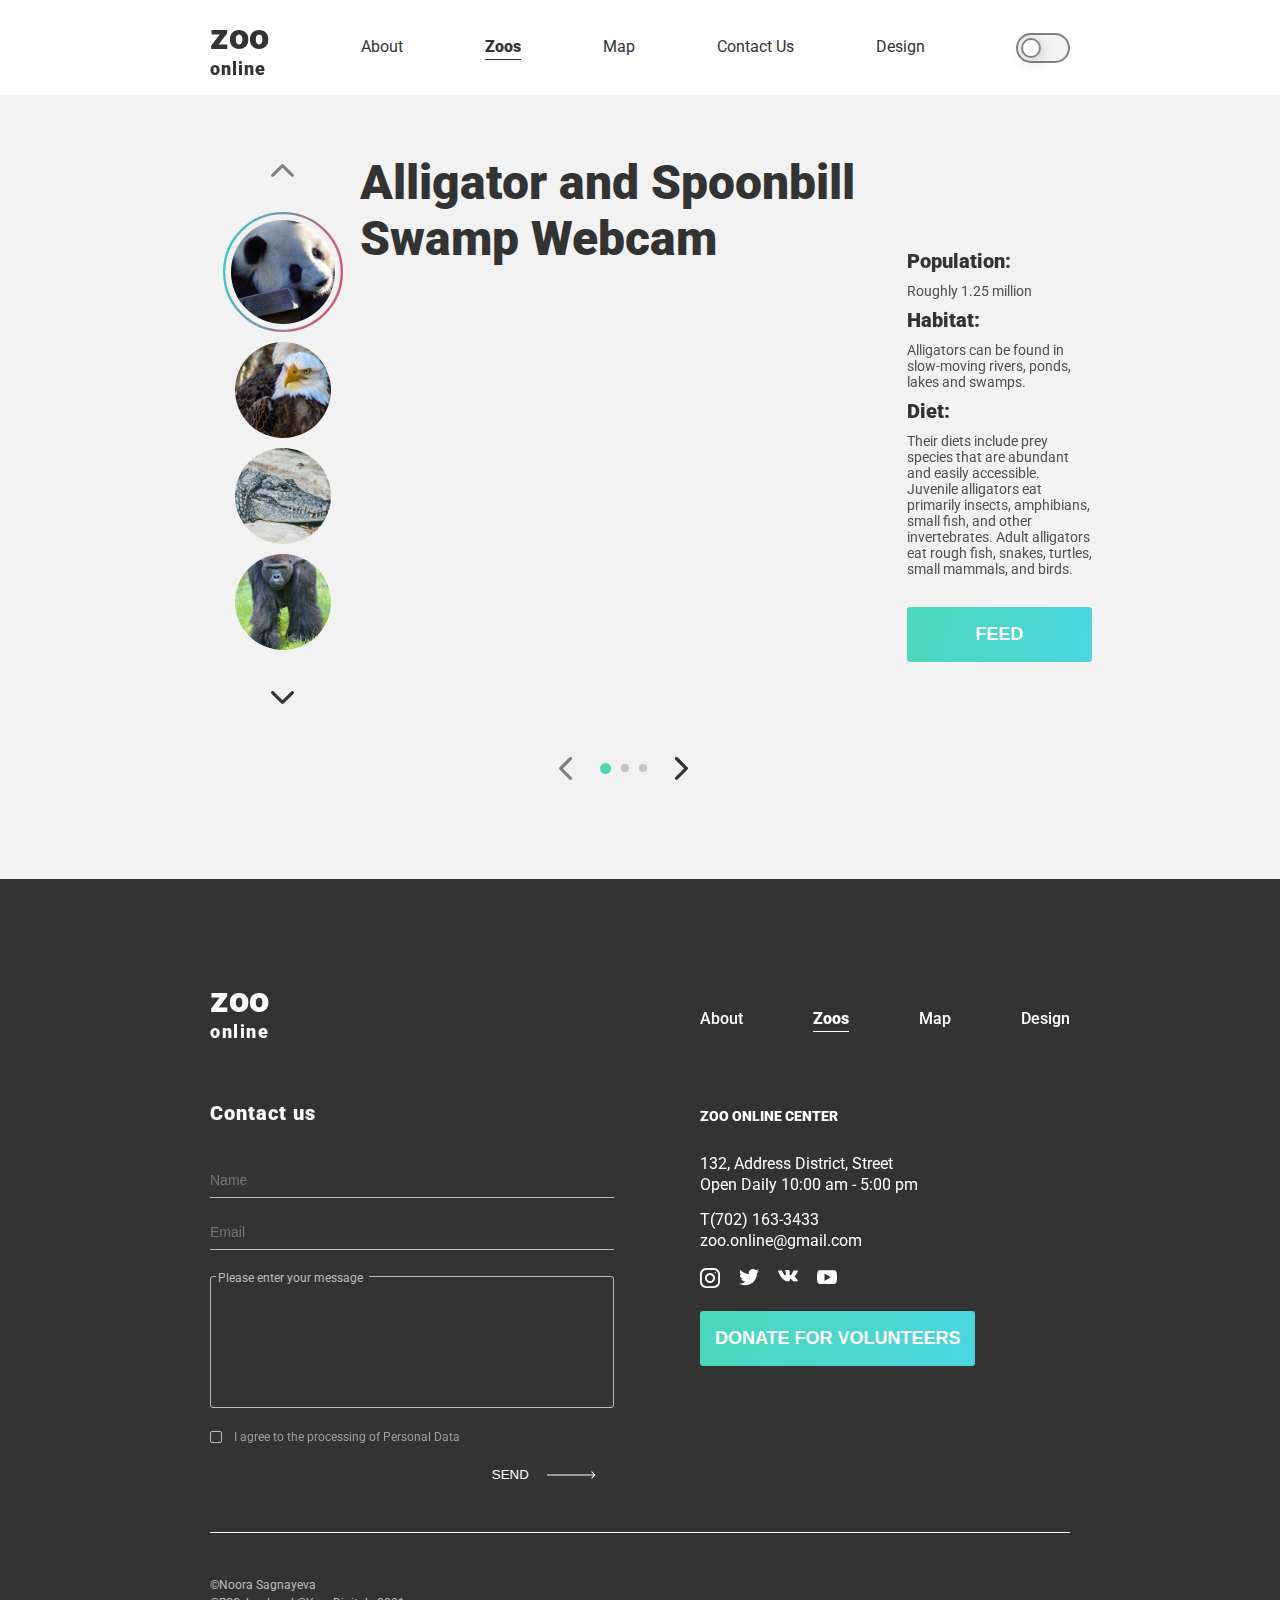
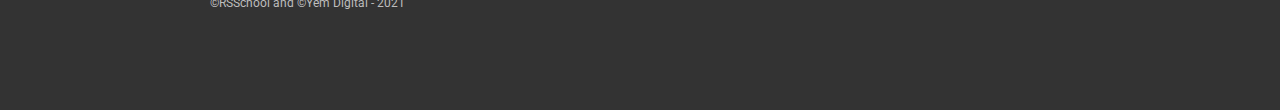
<file: pages/main/crocodile.html>
<!DOCTYPE html>
<html lang="en">

<head>
    <meta charset="UTF-8">
    <meta http-equiv="X-UA-Compatible" content="IE=edge">
    <meta name="viewport" content="width=device-width, initial-scale=1.0">
    <title>Live broadcast</title>

    <link rel="icon" type="image/svg" sizes="32x32" href="icons/crocodile.svg">
    <link rel="stylesheet" href="css/style.css">
</head>

<body>
    <!-- FAVICON FROM FLATICOM -->
    <!-- <div>Icons made by <a href="https://www.freepik.com" title="Freepik">Freepik</a> from <a href="https://www.flaticon.com/" title="Flaticon">www.flaticon.com</a></div> -->
    <div class="live__wrapper flex">
        <!-- HEADER -->
        <header class="header">
            <div class="header__body outer-container flex flex-jc-sb flex-ai-c">
                <div class="header__logo flex flex-fd-col">
                    <a href="index.html">
                        <p>Zoo</p>
                        <h5>online</h5>
                    </a>
                </div>
                <!-- NAVIGATION -->
                <nav class="header__menu">
                    <!-- Will be landing scroll -->
                    <ul class="header__list flex">
                        <li>
                            <a class="header__list__item" href="index.html">about</a>
                        </li>
                        <li>
                            <a class="header__list__item header__list__item-active" href="#">zoos</a>
                        </li>
                        <li>
                            <a class="header__list__item" href="map.html">map</a>
                        </li>
                        <li>
                            <a class="header__list__item" href="#contact-us">contact us</a>
                        </li>
                        <li>
                            <a class="header__list__item" href="https://www.figma.com/file/HKt5Nlx0jghQtJp6jW9q8F/zooApp?node-id=0%3A1">design</a>
                        </li>
                        <ul class="header__list__item_hidden">
                            <li class="list__item__burger">
                                <a class="list__item__social" href="https://www.instagram.com/">
                                    <svg width="20" height="20" viewBox="0 0 20 20" fill="none" xmlns="http://www.w3.org/2000/svg">
                                        <path d="M13.75 0H6.25C2.79875 0 0 2.79875 0 6.25V13.75C0 17.2013 2.79875 20 6.25 20H13.75C17.2013 20 20 17.2013 20 13.75V6.25C20 2.79875 17.2013 0 13.75 0ZM18.125 13.75C18.125 16.1625 16.1625 18.125 13.75 18.125H6.25C3.8375 18.125 1.875 16.1625 1.875 13.75V6.25C1.875 3.8375 3.8375 1.875 6.25 1.875H13.75C16.1625 1.875 18.125 3.8375 18.125 6.25V13.75Z" fill="#FEFEFE"/>
                                        <path d="M10 5C7.23875 5 5 7.23875 5 10C5 12.7613 7.23875 15 10 15C12.7613 15 15 12.7613 15 10C15 7.23875 12.7613 5 10 5ZM10 13.125C8.2775 13.125 6.875 11.7225 6.875 10C6.875 8.27625 8.2775 6.875 10 6.875C11.7225 6.875 13.125 8.27625 13.125 10C13.125 11.7225 11.7225 13.125 10 13.125Z" fill="#FEFEFE"/>
                                        <path d="M15.3752 5.29148C15.7432 5.29148 16.0415 4.99319 16.0415 4.62523C16.0415 4.25727 15.7432 3.95898 15.3752 3.95898C15.0073 3.95898 14.709 4.25727 14.709 4.62523C14.709 4.99319 15.0073 5.29148 15.3752 5.29148Z" fill="#FEFEFE"/>
                                        </svg>
                                </a>
                            </li>
                            <li class="list__item__burger">
                                <a class="list__item__social" href="https://www.twitter.com/">
                                    <svg width="20" height="17" viewBox="0 0 20 17" fill="none" xmlns="http://www.w3.org/2000/svg">
                                        <path d="M20 1.92375C19.2563 2.25 18.4637 2.46625 17.6375 2.57125C18.4875 2.06375 19.1363 1.26625 19.4412 0.305C18.6488 0.7775 17.7738 1.11125 16.8412 1.2975C16.0887 0.49625 15.0162 0 13.8462 0C11.5763 0 9.74875 1.8425 9.74875 4.10125C9.74875 4.42625 9.77625 4.73875 9.84375 5.03625C6.435 4.87 3.41875 3.23625 1.3925 0.7475C1.03875 1.36125 0.83125 2.06375 0.83125 2.82C0.83125 4.24 1.5625 5.49875 2.6525 6.2275C1.99375 6.215 1.3475 6.02375 0.8 5.7225C0.8 5.735 0.8 5.75125 0.8 5.7675C0.8 7.76 2.22125 9.415 4.085 9.79625C3.75125 9.8875 3.3875 9.93125 3.01 9.93125C2.7475 9.93125 2.4825 9.91625 2.23375 9.86125C2.765 11.485 4.2725 12.6788 6.065 12.7175C4.67 13.8088 2.89875 14.4662 0.98125 14.4662C0.645 14.4662 0.3225 14.4513 0 14.41C1.81625 15.5813 3.96875 16.25 6.29 16.25C13.835 16.25 17.96 10 17.96 4.5825C17.96 4.40125 17.9538 4.22625 17.945 4.0525C18.7588 3.475 19.4425 2.75375 20 1.92375Z" fill="#FEFEFE"/>
                                        </svg>
                                </a>
                            </li>
                            <li class="list__item__burger">
                                <a class="list__item__social" href="https://www.youtube.com">
                                    <svg width="20" height="14" viewBox="0 0 20 14" fill="none" xmlns="http://www.w3.org/2000/svg">
                                        <path d="M19.15 1.575C18.6075 0.61 18.0188 0.4325 16.82 0.365C15.6225 0.28375 12.6112 0.25 10.0025 0.25C7.38875 0.25 4.37625 0.28375 3.18 0.36375C1.98375 0.4325 1.39375 0.60875 0.84625 1.575C0.2875 2.53875 0 4.19875 0 7.12125C0 7.12375 0 7.125 0 7.125C0 7.1275 0 7.12875 0 7.12875V7.13125C0 10.0413 0.2875 11.7137 0.84625 12.6675C1.39375 13.6325 1.9825 13.8075 3.17875 13.8888C4.37625 13.9588 7.38875 14 10.0025 14C12.6112 14 15.6225 13.9587 16.8212 13.89C18.02 13.8087 18.6087 13.6338 19.1513 12.6688C19.715 11.715 20 10.0425 20 7.1325C20 7.1325 20 7.12875 20 7.12625C20 7.12625 20 7.12375 20 7.1225C20 4.19875 19.715 2.53875 19.15 1.575ZM7.5 10.875V3.375L13.75 7.125L7.5 10.875Z" fill="#FEFEFE"/>
                                        </svg>
                                </a>
                            </li>
                            <li class="list__item__burger">
                                <a class="list__item__social" href="https://www.vk.com/">
                                    <svg fill="none" height="12" viewBox="0 0 20 12" width="20" xmlns="http://www.w3.org/2000/svg"><path d="m19.8217 10.1784c-.0537-.0901-.3862-.81261-1.9864-2.29772-1.6751-1.55511-1.4501-1.30259.5676-3.99154 1.2288-1.63762 1.7201-2.63769 1.5663-3.065224-.1462-.407529-1.05-.300022-1.05-.300022l-3.0053.017502s-.2225-.030003-.3887.068755c-.1613.097507-.2651.322523-.2651.322523s-.4762 1.267596-1.1113 2.345176c-1.3388 2.27391-1.8751 2.39392-2.0939 2.25266-.5088-.32877-.3813-1.32259-.3813-2.02765 0-2.20391.3338-3.122726-.6513-3.360244-.3275-.0787554-.5675-.1312593-1.40382-.14000992-1.07257-.01125082-1.98139.00375027-2.49518.25501892-.34252.167512-.60629.54129-.44503.562541.19876.026252.6488.121259.88756.446284.30878.41878.29753 1.36135.29753 1.36135s.17751 2.59394-.41378 2.91646c-.40628.22127-.96258-.23001-2.15641-2.29392-.6113-1.05632-1.07383-2.22516-1.07383-2.22516s-.08876-.217515-.24752-.333773c-.19251-.141261-.46253-.186264-.46253-.186264l-2.857713.017501s-.428782.012502-.5862931.198765c-.1400103.166262-.0112509.508791-.0112509.508791s2.237667 5.23413 4.770347 7.87307c2.32392 2.41893 4.96162 2.26013 4.96162 2.26013h1.1951s.3613-.04.545-.2387c.17-.1825.1638-.5251.1638-.5251s-.0238-1.60383.7213-1.8401c.7338-.23252 1.6764 1.5501 2.6752 2.2364.755.5188 1.3288.405 1.3288.405l2.6715-.0375s1.3976-.0862.735-1.185z" fill="#fefefe"/></svg>
                                </a>
                            </li>
                        </ul>
                    </ul>
                </nav>
                <!-- TOGGLE SWITCHER -->
                <div class="theme-switch-wrapper">
                    <label class="theme-switch" for="checkbox">
                        <input type="checkbox" id="checkbox"/>
                        <div class="slider round"></div>
                  </label>
                </div>
                <!-- BURGER -->
                <div class="menu__icon">
                    <span></span>
                </div>
            </div>
        </header>

        <!-- MAIN -->
        <main class="main live__main flex">
            <div class="outer-container flex">
                <!-- Aside -->
                <div class="page_aside">
                    <!-- arrow top -->
                    <div class="aside__control_top flex flex-jc-c">
                        <div class="aside__arrow_top">
                            <svg width="23" height="15" viewBox="0 0 23 15" fill="none" xmlns="http://www.w3.org/2000/svg">
                            <path class="control-top" d="M11.5001 0.944038C11.9123 0.944038 12.3244 1.10143 12.6387 1.41555L22.5282 11.3051C23.1573 11.9342 23.1573 12.9542 22.5282 13.5831C21.8993 14.2119 20.8796 14.2119 20.2504 13.5831L11.5001 4.8322L2.74967 13.5827C2.12057 14.2116 1.1009 14.2116 0.472107 13.5827C-0.157299 12.9539 -0.157299 11.9339 0.472107 11.3048L10.3614 1.41524C10.6759 1.10107 11.088 0.944038 11.5001 0.944038Z" fill="#333333"/>
                            </svg>
                        </div>
                    </div>
                    <div class="aside__carousel">
                        <div class="aside__carousel__container flex">
                            <div class="aside__carousel__item" title="Panda">
                                <div class="aside__carousel__img">
                                    <a href="live.html">
                                        <img class="aside__carousel__image" src="images/gallery/pandada.png" alt="Panda">
                                    </a>
                                </div>
                            </div>
                            <div class="aside__carousel__item" title="Eagle">
                                <div class="aside__carousel__img">
                                    <a href="eagle-live.html">
                                        <img class="aside__carousel__image" src="images/gallery/eagle.png" alt="Eagle">
                                    </a>

                                </div>
                            </div>
                            <div class="aside__carousel__item" title="Crocodile">
                                <div class="aside__carousel__img">
                                    <a href="crocodile.html">
                                        <img class="aside__carousel__image" src="images/gallery/crocodile.png" alt="Crocodile">
                                    </a>
                                </div>
                            </div>
                            <div class="aside__carousel__item" title="Gorilla">
                                <div class="aside__carousel__img">
                                    <a href="gorilla-live.html">
                                        <img class="aside__carousel__image" src="images/gallery/gorilla.png" alt="Gorilla">
                                    </a>
                                </div>
                            </div>
                            <div class="aside__carousel__item" title="Panda">
                                <div class="aside__carousel__img">
                                    <a href="live.html">
                                        <img class="aside__carousel__image" src="images/gallery/pandada.png" alt="Panda">
                                    </a>
                                </div>
                            </div>
                            <div class="aside__carousel__item" title="Eagle">
                                <div class="aside__carousel__img">
                                    <a href="eagle-live.html">
                                        <img class="aside__carousel__image" src="images/gallery/eagle.png" alt="Eagle">
                                    </a>
                                </div>
                            </div>
                            <div class="aside__carousel__item" title="Crocodile">
                                <div class="aside__carousel__img">
                                    <a href="crocodile.html">
                                        <img class="aside__carousel__image" src="images/gallery/crocodile.png" alt="Crocodile">
                                    </a>
                                </div>
                            </div>
                            <div class="aside__carousel__item" title="Gorilla">
                                <div class="aside__carousel__img">
                                    <a href="gorilla-live.html">
                                        <img class="aside__carousel__image" src="images/gallery/gorilla.png" alt="Gorilla">
                                    </a>
                                </div>
                            </div>
                        </div>
                    </div>
                    <!-- arrow bottom -->
                    <div class="aside__control_bottom flex flex-jc-c">
                        <div class="aside__arrow_bottom">
                            <svg width="23" height="15" viewBox="0 0 23 15" fill="none" xmlns="http://www.w3.org/2000/svg">
                            <path class="control-bottom" d="M11.4999 14.056C11.0877 14.056 10.6756 13.8986 10.3613 13.5845L0.471825 3.69487C-0.157275 3.06577 -0.157275 2.04579 0.471825 1.41695C1.10067 0.788101 2.12045 0.788101 2.7496 1.41695L11.4999 10.1678L20.2503 1.41725C20.8794 0.788407 21.8991 0.788407 22.5279 1.41725C23.1573 2.0461 23.1573 3.06608 22.5279 3.69518L12.6386 13.5848C12.3241 13.8989 11.912 14.056 11.4999 14.056Z" fill="#333333"/>
                            </svg>
                        </div>
                    </div>
                </div>
                <!-- Video gallery -->
                <div class="page_body flex">
                    <div class="page_main flex flex-ai-fs">
                        <div class="section_wrapper flex flex-fd-col">
                            <h3 class="section-title live__title">
                                Alligator and Spoonbill Swamp Webcam
                            </h3>
                            <!-- Video -->
                            <div class="flex page_main_content">
                                <div class="video__slider">
                                    <div class="flex video flex-fd-col">
                                        <div class="video__gallery flex flex-fd-col flex-jc-fs">
                                            <!-- Main Video -->
                                            <div class="video__gallery__main">
                                                <iframe class="gallery__main__video" width="792" height="442" src="https://www.youtube-nocookie.com/embed/fjmxuvryW-M" title="YouTube video player" frameborder="0" allow="accelerometer; autoplay; clipboard-write; encrypted-media; gyroscope; picture-in-picture"
                                                    allowfullscreen="true" mozallowfullscreen="true" webkitallowfullscreen="true"></iframe>
                                            </div>
                                        </div>
                                        <div class="video__gallery__list">
                                            <div class="gallery__list__track flex">
                                                <div class="video__gallery__item">
                                                    <iframe class="list__item__video video__gallery__item-active" width="246" height="141" src="https://www.youtube-nocookie.com/embed/fjmxuvryW-M" title="YouTube video player" frameborder="0" allow="accelerometer; autoplay; clipboard-write; encrypted-media; gyroscope; picture-in-picture"
                                                        allowfullscreen="true" mozallowfullscreen="true" webkitallowfullscreen="true"></iframe>
                                                </div>
                                                <div class="video__gallery__item">
                                                    <iframe class="list__item__video" width="246" height="141" src="https://www.youtube-nocookie.com/embed/Vqzg8JakhjI" title="YouTube video player" frameborder="0" allow="accelerometer; autoplay; clipboard-write; encrypted-media; gyroscope; picture-in-picture"
                                                        allowfullscreen="true" mozallowfullscreen="true" webkitallowfullscreen="true"></iframe>
                                                </div>
                                                <div class="video__gallery__item">
                                                    <iframe class="list__item__video" width="246" height="141" src="https://www.youtube-nocookie.com/embed/EnxRJii_dp8" title="YouTube video player" frameborder="0" allow="accelerometer; autoplay; clipboard-write; encrypted-media; gyroscope; picture-in-picture"
                                                        allowfullscreen="true" mozallowfullscreen="true" webkitallowfullscreen="true"></iframe>
                                                </div>
                                                <div class="video__gallery__item">
                                                    <iframe class="list__item__video" width="246" height="141" src="https://www.youtube-nocookie.com/embed/gb99Y3cjw1c" title="YouTube video player" frameborder="0" allow="accelerometer; autoplay; clipboard-write; encrypted-media; gyroscope; picture-in-picture"
                                                        allowfullscreen="true" mozallowfullscreen="true" webkitallowfullscreen="true"></iframe>
                                                </div>
                                                <div class="video__gallery__item">
                                                    <iframe class="list__item__video" width="246" height="141" src="https://www.youtube-nocookie.com/embed/TYu3czLpWoc" title="YouTube video player" frameborder="0" allow="accelerometer; autoplay; clipboard-write; encrypted-media; gyroscope; picture-in-picture"
                                                        allowfullscreen="true" mozallowfullscreen="true" webkitallowfullscreen="true"></iframe>
                                                </div>
                                                <div class="video__gallery__item">
                                                    <iframe class="list__item__video" width="246" height="141" src="https://www.youtube-nocookie.com/embed/Vqzg8JakhjI" title="YouTube video player" frameborder="0" allow="accelerometer; autoplay; clipboard-write; encrypted-media; gyroscope; picture-in-picture"
                                                        allowfullscreen="true" mozallowfullscreen="true" webkitallowfullscreen="true"></iframe>
                                                </div>
                                            </div>
                                        </div>
                                        <!-- Video navigation -->
                                        <div class="video__arrow__nav flex flex-jc-sb flex-ai-c">
                                            <div class="video__arrow_left">
                                                <svg width="23" height="15" viewBox="0 0 23 15" fill="none" xmlns="http://www.w3.org/2000/svg">
                                                <path class="left-video" d="M11.5001 0.944038C11.9123 0.944038 12.3244 1.10143 12.6387 1.41555L22.5282 11.3051C23.1573 11.9342 23.1573 12.9542 22.5282 13.5831C21.8993 14.2119 20.8796 14.2119 20.2504 13.5831L11.5001 4.8322L2.74967 13.5827C2.12057 14.2116 1.1009 14.2116 0.472107 13.5827C-0.157299 12.9539 -0.157299 11.9339 0.472107 11.3048L10.3614 1.41524C10.6759 1.10107 11.088 0.944038 11.5001 0.944038Z" fill="#333333"/>
                                                </svg>
                                            </div>
                                            <ul class="flex video__gallery__dots flex-ai-c flex-jc-c">
                                                <li class="dots__item"></li>
                                                <li class="dots__item"></li>
                                                <li class="dots__item"></li>
                                            </ul>
                                            <div class="video__arrow_right">
                                                <svg width="23" height="15" viewBox="0 0 23 15" fill="none" xmlns="http://www.w3.org/2000/svg">
                                                <path class="right-video" d="M11.5001 0.944038C11.9123 0.944038 12.3244 1.10143 12.6387 1.41555L22.5282 11.3051C23.1573 11.9342 23.1573 12.9542 22.5282 13.5831C21.8993 14.2119 20.8796 14.2119 20.2504 13.5831L11.5001 4.8322L2.74967 13.5827C2.12057 14.2116 1.1009 14.2116 0.472107 13.5827C-0.157299 12.9539 -0.157299 11.9339 0.472107 11.3048L10.3614 1.41524C10.6759 1.10107 11.088 0.944038 11.5001 0.944038Z" fill="#333333"/>
                                                </svg>
                                            </div>
                                        </div>

                                    </div>
                                </div>
                            </div>
                        </div>
                    </div>
                    <!-- Video description -->
                    <div class="video__description">
                        <div>
                            <div class="video__description__content flex flex-fd-col flex-ai-fs">
                                <div class="video__description__subtitle">
                                    <h4 class="small-title">Population:</h4>
                                </div>
                                <div class="video__description__text">
                                    <p class=" text ">Roughly 1.25 million</p>
                                </div>
                                <div class="video__description__subtitle ">
                                    <h4 class="small-title ">Habitat:</h4>
                                </div>
                                <div class="video__description__text">
                                    <p class="text ">Alligators can be found in slow-moving rivers, ponds, lakes and swamps.</p>
                                </div>
                                <div class="video__description__subtitle ">
                                    <h4 class="small-title ">Diet:</h4>
                                </div>
                                <div class="video__description__text">
                                    <p class="text ">Their diets include prey species that are abundant and easily accessible. Juvenile alligators eat primarily insects, amphibians, small fish, and other invertebrates. Adult alligators eat rough fish, snakes, turtles,
                                        small mammals, and birds.
                                    </p>
                                </div>
                            </div>
                            <div class="section-button__block flex flex-jc-fs">
                                <a href="popup.html"><button class="section-button flex flex-jc-c flex-ai-c">Feed</button></a>
                            </div>
                        </div>
                    </div>
                </div>
            </div>
    </div>
    </main>

    <!-- FOOTER -->
    <footer class="footer">
        <div class="outer-container">
            <div class="footer__container flex">
                <!-- Logo -->
                <div class="footer__contact__body">
                    <div>
                        <div class="footer__logo">
                            <a href="index.html">
                                <p>zoo</p>
                                <h5>online</h5>
                            </a>
                        </div>
                    </div>
                    <!-- Form -->
                    <div>
                        <div class="footer__contact" id="contact-us">
                            <div class="footer__form">
                                <h4 class="footer__form__title">Contact us</h4>
                                <form class="footer__form__body flex flex-fd-col">
                                    <div>
                                        <div class="">
                                            <input type="text" placeholder="Name" name="name" required>
                                        </div>
                                        <div class="">
                                            <input type="email" placeholder="Email" name="email" required>
                                        </div>
                                        <div class="form__textarea">
                                            <textarea placeholder=" " name="message" rows="7" cols="30" maxlength="280" required></textarea>
                                            <span class="textarea-text">Please enter your message</span>
                                        </div>
                                        <div class="form__checkbox flex flex-jc-fs flex-ai-c">
                                            <input id='one' type='checkbox' required />
                                            <label for='one'>
                                          <span></span>
                                          I agree to the processing of Personal Data
                                          <ins><i>I agree to the processing of Personal Data</i></ins>
                                        </label>
                                        </div>
                                        <div class="form__send__btn flex flex-jc-fe flex-ai-c">
                                            <button type="submit">Send<span><svg width="49" height="8" viewBox="0 0 49 8" fill="none" xmlns="http://www.w3.org/2000/svg">
                                                <path d="M48.3536 4.35355C48.5488 4.15829 48.5488 3.84171 48.3536 3.64645L45.1716 0.464466C44.9763 0.269204 44.6597 0.269204 44.4645 0.464466C44.2692 0.659728 44.2692 0.976311 44.4645 1.17157L47.2929 4L44.4645 6.82843C44.2692 7.02369 44.2692 7.34027 44.4645 7.53553C44.6597 7.7308 44.9763 7.7308 45.1716 7.53553L48.3536 4.35355ZM0 4.5L48 4.5V3.5L0 3.5L0 4.5Z" fill="#FEFEFE"/>
                                                </svg>
                                                </span></button>
                                        </div>
                                    </div>
                                </form>
                            </div>
                        </div>
                    </div>
                </div>
                <!-- Contacts -->
                <div class="footer__contacts__body">
                    <!-- Footer navigation -->
                    <div class="footer__navigation flex flex-fd-col">
                        <div class="footer__navigation__body">
                            <div class="footer__menu">
                                <ul class="footer__list flex">
                                    <li class="footer__list__inner">
                                        <a class="footer__list__item" href="index.html">about</a>
                                    </li>
                                    <li class="footer__list__inner">
                                        <a class="footer__list__item footer__list__item-active" href="#">zoos</a>
                                    </li>
                                    <li class="footer__list__inner">
                                        <a class="footer__list__item" href="map.html">map</a>
                                    </li>
                                    <li class="footer__list__inner">
                                        <a class="footer__list__item" href="https://www.figma.com/file/HKt5Nlx0jghQtJp6jW9q8F/zooApp?node-id=0%3A1">design</a>
                                    </li>
                                </ul>
                            </div>
                        </div>
                    </div>

                    <div class="footer__center">
                        <div class="footer__subtitle">
                            <h5>Zoo Online Center</h5>
                        </div>
                        <div class="footer__contacts">
                            <div class="footer__contacts__address flex flex-fd-col">
                                <a href="">132, Address District, Street</a>
                                <a href="">Open Daily 10:00 am - 5:00 pm</a>
                            </div>
                            <div class="footer__contacts__details flex flex-fd-col">
                                <a href="tel:7021633433">T(702) 163-3433</a>
                                <a href="mailto:zoo.online@gmail.com">zoo.online@gmail.com</a>
                            </div>
                            <div class="footer__contacts__socials">
                                <ul class="footer__socials__body">
                                    <li class="footer__socials__item">
                                        <a href="https://www.instagram.com/"><img src="icons/instagram.svg" alt="Instagram"></a>
                                    </li>
                                    <li class="footer__socials__item">
                                        <a href="https://www.twitter.com/"><img src="icons/twitter.svg" alt="Twitter"></a>
                                    </li>
                                    <li class="footer__socials__item">
                                        <a href="https://www.vk.com/"><img src="icons/vk.svg" alt="Vk"></a>
                                    </li>
                                    <li class="footer__socials__item">
                                        <a href="https://www.youtube.com/"><img src="icons/youtube.svg" alt="Youtube"></a>
                                    </li>
                                </ul>
                            </div>
                        </div>
                    </div>
                </div>

                <!-- Accent button -->
                <div class="footer__button__body">
                    <div class="section-button__block flex flex-jc-c">
                        <a href="popup.html">
                            <button class="section-button flex flex-jc-c flex-ai-c">Donate For Volunteers</button>
                        </a>
                    </div>
                </div>

            </div>
            <!-- Footer bottom -->
            <div class="footer__bottom">
                <div class="bottom__body">
                    <p class="footer__body__item">©Noora Sagnayeva</p>
                    <p>©RSSchool and ©Yem Digital - 2021</p>
                </div>
            </div>
        </div>
    </footer>

    </div>

    <script src="js/burger.js"></script>
    <script src="js/toggle-switch.js"></script>
    <script src="js/broadcast-slider.js"></script>
    <script src="js/video-slider.js"></script>
</body>

</html>
</file>
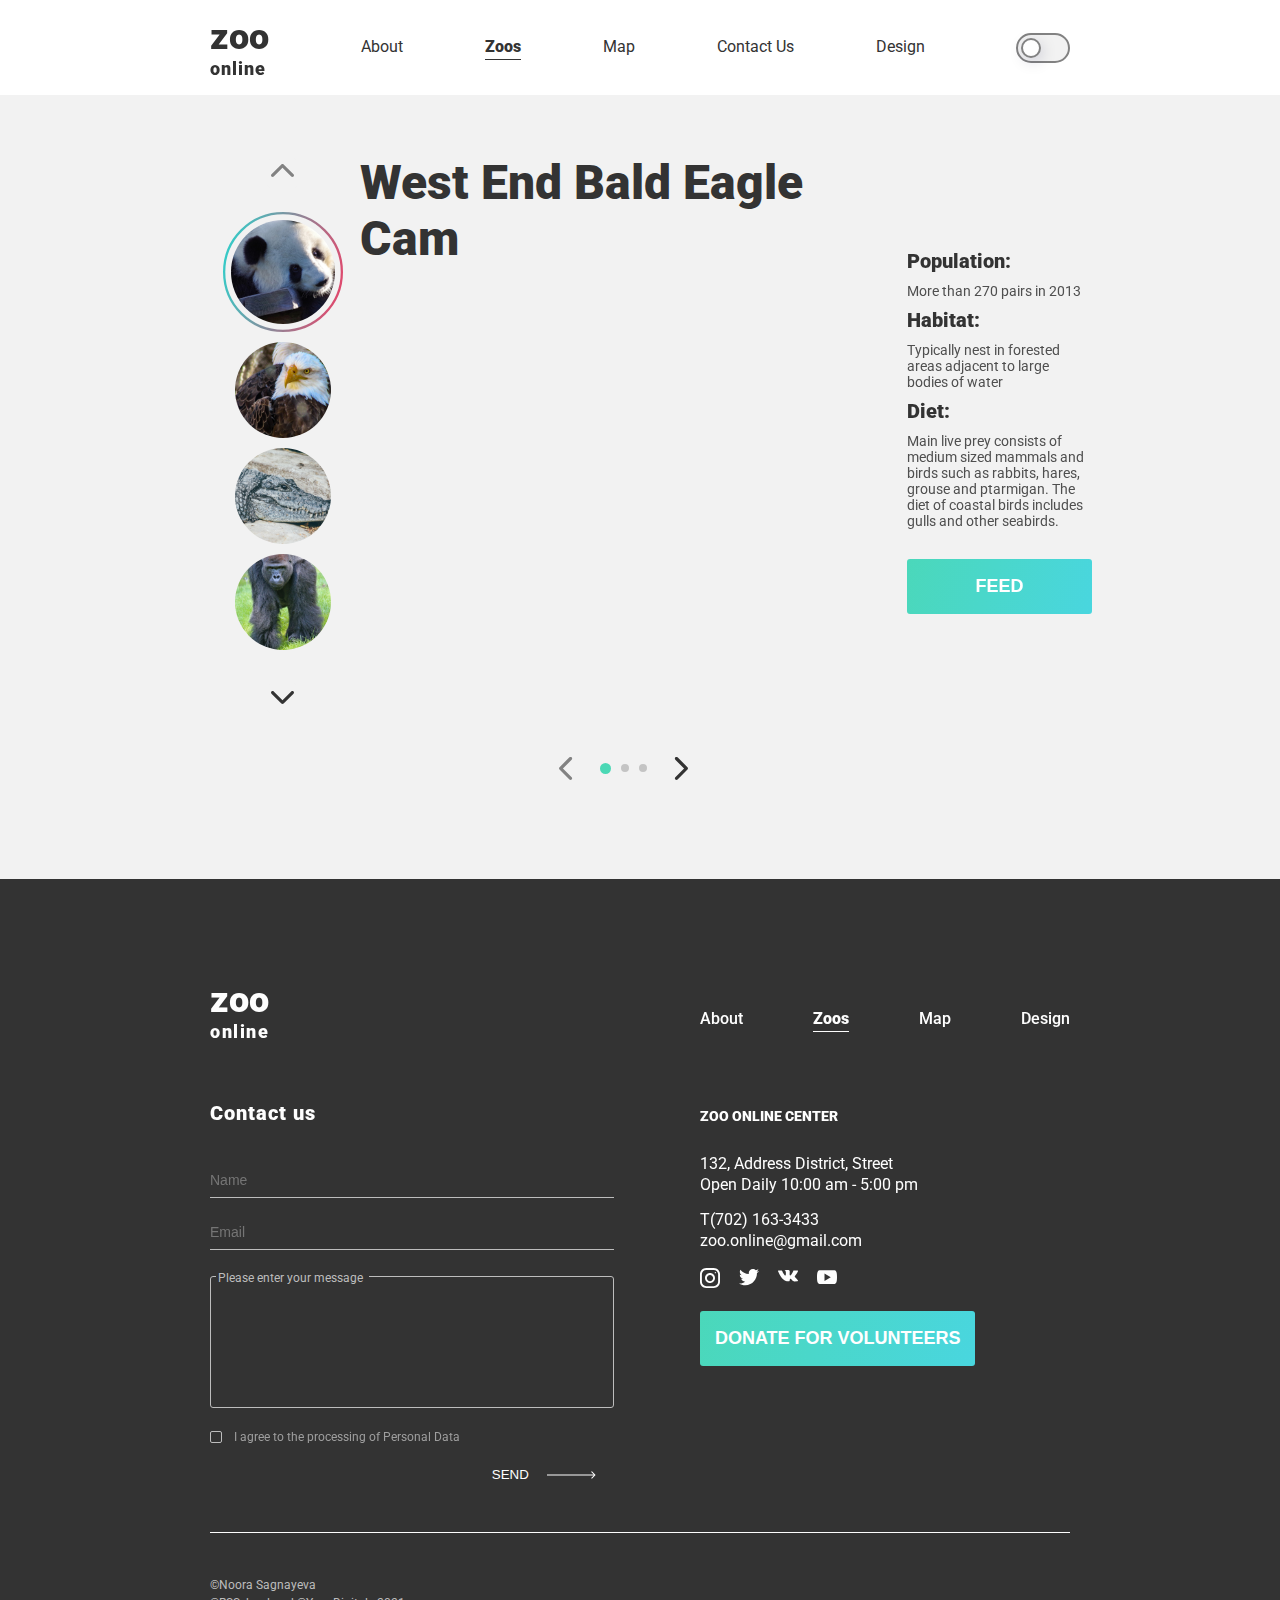
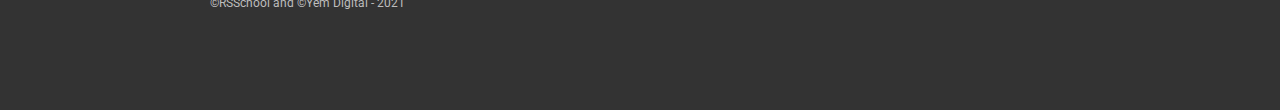
<file: pages/main/eagle-live.html>
<!DOCTYPE html>
<html lang="en">

<head>
    <meta charset="UTF-8">
    <meta http-equiv="X-UA-Compatible" content="IE=edge">
    <meta name="viewport" content="width=device-width, initial-scale=1.0">
    <title>Live broadcast</title>

    <link rel="icon" type="image/svg" sizes="32x32" href="icons/eagle.svg">
    <link rel="stylesheet" href="css/style.css">
</head>

<body>
    <!-- FAVICON FROM FLATICOM -->
    <!-- <div>Icons made by <a href="https://www.freepik.com" title="Freepik">Freepik</a> from <a href="https://www.flaticon.com/" title="Flaticon">www.flaticon.com</a></div> -->
    <div class="live__wrapper flex">
        <!-- HEADER -->
        <header class="header">
            <div class="header__body outer-container flex flex-jc-sb flex-ai-c">
                <div class="header__logo flex flex-fd-col">
                    <a href="index.html">
                        <p>Zoo</p>
                        <h5>online</h5>
                    </a>
                </div>
                <!-- NAVIGATION -->
                <nav class="header__menu">
                    <!-- Will be landing scroll -->
                    <ul class="header__list flex">
                        <li>
                            <a class="header__list__item" href="index.html">about</a>
                        </li>
                        <li>
                            <a class="header__list__item header__list__item-active" href="#">zoos</a>
                        </li>
                        <li>
                            <a class="header__list__item" href="map.html">map</a>
                        </li>
                        <li>
                            <a class="header__list__item" href="#contact-us">contact us</a>
                        </li>
                        <li>
                            <a class="header__list__item" href="https://www.figma.com/file/HKt5Nlx0jghQtJp6jW9q8F/zooApp?node-id=0%3A1">design</a>
                        </li>
                        <ul class="header__list__item_hidden">
                            <li class="list__item__burger">
                                <a class="list__item__social" href="https://www.instagram.com/">
                                    <svg width="20" height="20" viewBox="0 0 20 20" fill="none" xmlns="http://www.w3.org/2000/svg">
                                        <path d="M13.75 0H6.25C2.79875 0 0 2.79875 0 6.25V13.75C0 17.2013 2.79875 20 6.25 20H13.75C17.2013 20 20 17.2013 20 13.75V6.25C20 2.79875 17.2013 0 13.75 0ZM18.125 13.75C18.125 16.1625 16.1625 18.125 13.75 18.125H6.25C3.8375 18.125 1.875 16.1625 1.875 13.75V6.25C1.875 3.8375 3.8375 1.875 6.25 1.875H13.75C16.1625 1.875 18.125 3.8375 18.125 6.25V13.75Z" fill="#FEFEFE"/>
                                        <path d="M10 5C7.23875 5 5 7.23875 5 10C5 12.7613 7.23875 15 10 15C12.7613 15 15 12.7613 15 10C15 7.23875 12.7613 5 10 5ZM10 13.125C8.2775 13.125 6.875 11.7225 6.875 10C6.875 8.27625 8.2775 6.875 10 6.875C11.7225 6.875 13.125 8.27625 13.125 10C13.125 11.7225 11.7225 13.125 10 13.125Z" fill="#FEFEFE"/>
                                        <path d="M15.3752 5.29148C15.7432 5.29148 16.0415 4.99319 16.0415 4.62523C16.0415 4.25727 15.7432 3.95898 15.3752 3.95898C15.0073 3.95898 14.709 4.25727 14.709 4.62523C14.709 4.99319 15.0073 5.29148 15.3752 5.29148Z" fill="#FEFEFE"/>
                                        </svg>
                                </a>
                            </li>
                            <li class="list__item__burger">
                                <a class="list__item__social" href="https://www.twitter.com/">
                                    <svg width="20" height="17" viewBox="0 0 20 17" fill="none" xmlns="http://www.w3.org/2000/svg">
                                        <path d="M20 1.92375C19.2563 2.25 18.4637 2.46625 17.6375 2.57125C18.4875 2.06375 19.1363 1.26625 19.4412 0.305C18.6488 0.7775 17.7738 1.11125 16.8412 1.2975C16.0887 0.49625 15.0162 0 13.8462 0C11.5763 0 9.74875 1.8425 9.74875 4.10125C9.74875 4.42625 9.77625 4.73875 9.84375 5.03625C6.435 4.87 3.41875 3.23625 1.3925 0.7475C1.03875 1.36125 0.83125 2.06375 0.83125 2.82C0.83125 4.24 1.5625 5.49875 2.6525 6.2275C1.99375 6.215 1.3475 6.02375 0.8 5.7225C0.8 5.735 0.8 5.75125 0.8 5.7675C0.8 7.76 2.22125 9.415 4.085 9.79625C3.75125 9.8875 3.3875 9.93125 3.01 9.93125C2.7475 9.93125 2.4825 9.91625 2.23375 9.86125C2.765 11.485 4.2725 12.6788 6.065 12.7175C4.67 13.8088 2.89875 14.4662 0.98125 14.4662C0.645 14.4662 0.3225 14.4513 0 14.41C1.81625 15.5813 3.96875 16.25 6.29 16.25C13.835 16.25 17.96 10 17.96 4.5825C17.96 4.40125 17.9538 4.22625 17.945 4.0525C18.7588 3.475 19.4425 2.75375 20 1.92375Z" fill="#FEFEFE"/>
                                        </svg>
                                </a>
                            </li>
                            <li class="list__item__burger">
                                <a class="list__item__social" href="https://www.youtube.com">
                                    <svg width="20" height="14" viewBox="0 0 20 14" fill="none" xmlns="http://www.w3.org/2000/svg">
                                        <path d="M19.15 1.575C18.6075 0.61 18.0188 0.4325 16.82 0.365C15.6225 0.28375 12.6112 0.25 10.0025 0.25C7.38875 0.25 4.37625 0.28375 3.18 0.36375C1.98375 0.4325 1.39375 0.60875 0.84625 1.575C0.2875 2.53875 0 4.19875 0 7.12125C0 7.12375 0 7.125 0 7.125C0 7.1275 0 7.12875 0 7.12875V7.13125C0 10.0413 0.2875 11.7137 0.84625 12.6675C1.39375 13.6325 1.9825 13.8075 3.17875 13.8888C4.37625 13.9588 7.38875 14 10.0025 14C12.6112 14 15.6225 13.9587 16.8212 13.89C18.02 13.8087 18.6087 13.6338 19.1513 12.6688C19.715 11.715 20 10.0425 20 7.1325C20 7.1325 20 7.12875 20 7.12625C20 7.12625 20 7.12375 20 7.1225C20 4.19875 19.715 2.53875 19.15 1.575ZM7.5 10.875V3.375L13.75 7.125L7.5 10.875Z" fill="#FEFEFE"/>
                                        </svg>
                                </a>
                            </li>
                            <li class="list__item__burger">
                                <a class="list__item__social" href="https://www.vk.com/">
                                    <svg fill="none" height="12" viewBox="0 0 20 12" width="20" xmlns="http://www.w3.org/2000/svg"><path d="m19.8217 10.1784c-.0537-.0901-.3862-.81261-1.9864-2.29772-1.6751-1.55511-1.4501-1.30259.5676-3.99154 1.2288-1.63762 1.7201-2.63769 1.5663-3.065224-.1462-.407529-1.05-.300022-1.05-.300022l-3.0053.017502s-.2225-.030003-.3887.068755c-.1613.097507-.2651.322523-.2651.322523s-.4762 1.267596-1.1113 2.345176c-1.3388 2.27391-1.8751 2.39392-2.0939 2.25266-.5088-.32877-.3813-1.32259-.3813-2.02765 0-2.20391.3338-3.122726-.6513-3.360244-.3275-.0787554-.5675-.1312593-1.40382-.14000992-1.07257-.01125082-1.98139.00375027-2.49518.25501892-.34252.167512-.60629.54129-.44503.562541.19876.026252.6488.121259.88756.446284.30878.41878.29753 1.36135.29753 1.36135s.17751 2.59394-.41378 2.91646c-.40628.22127-.96258-.23001-2.15641-2.29392-.6113-1.05632-1.07383-2.22516-1.07383-2.22516s-.08876-.217515-.24752-.333773c-.19251-.141261-.46253-.186264-.46253-.186264l-2.857713.017501s-.428782.012502-.5862931.198765c-.1400103.166262-.0112509.508791-.0112509.508791s2.237667 5.23413 4.770347 7.87307c2.32392 2.41893 4.96162 2.26013 4.96162 2.26013h1.1951s.3613-.04.545-.2387c.17-.1825.1638-.5251.1638-.5251s-.0238-1.60383.7213-1.8401c.7338-.23252 1.6764 1.5501 2.6752 2.2364.755.5188 1.3288.405 1.3288.405l2.6715-.0375s1.3976-.0862.735-1.185z" fill="#fefefe"/></svg>
                                </a>
                            </li>
                        </ul>
                    </ul>
                </nav>
                <!-- TOGGLE SWITCHER -->
                <div class="theme-switch-wrapper">
                    <label class="theme-switch" for="checkbox">
                        <input type="checkbox" id="checkbox" />
                        <div class="slider round"></div>
                  </label>
                </div>
                <!-- BURGER -->
                <div class="menu__icon">
                    <span></span>
                </div>
            </div>
        </header>

        <!-- MAIN -->
        <main class="main live__main flex">
            <div class="outer-container flex">
                <!-- Aside -->
                <div class="page_aside">
                    <!-- arrow top -->
                    <div class="aside__control_top flex flex-jc-c">
                        <div class="aside__arrow_top">
                            <svg width="23" height="15" viewBox="0 0 23 15" fill="none" xmlns="http://www.w3.org/2000/svg">
                    <path class="control-top" d="M11.5001 0.944038C11.9123 0.944038 12.3244 1.10143 12.6387 1.41555L22.5282 11.3051C23.1573 11.9342 23.1573 12.9542 22.5282 13.5831C21.8993 14.2119 20.8796 14.2119 20.2504 13.5831L11.5001 4.8322L2.74967 13.5827C2.12057 14.2116 1.1009 14.2116 0.472107 13.5827C-0.157299 12.9539 -0.157299 11.9339 0.472107 11.3048L10.3614 1.41524C10.6759 1.10107 11.088 0.944038 11.5001 0.944038Z" fill="#333333"/>
                    </svg>
                        </div>
                    </div>
                    <div class="aside__carousel">
                        <div class="aside__carousel__container flex">
                            <div class="aside__carousel__item" title="Panda">
                                <div class="aside__carousel__img">
                                    <a href="live.html">
                                        <img class="aside__carousel__image" src="images/gallery/pandada.png" alt="Panda">
                                    </a>
                                </div>
                            </div>
                            <div class="aside__carousel__item" title="Eagle">
                                <div class="aside__carousel__img">
                                    <a href="eagle-live.html">
                                        <img class="aside__carousel__image" src="images/gallery/eagle.png" alt="Eagle">
                                    </a>
                                </div>
                            </div>
                            <div class="aside__carousel__item" title="Crocodile">
                                <div class="aside__carousel__img">
                                    <a href="crocodile.html">
                                        <img class="aside__carousel__image" src="images/gallery/crocodile.png" alt="Crocodile">
                                    </a>
                                </div>
                            </div>
                            <div class="aside__carousel__item" title="Gorilla">
                                <div class="aside__carousel__img">
                                    <a href="gorilla-live.html">
                                        <img class="aside__carousel__image" src="images/gallery/gorilla.png" alt="Gorilla">
                                    </a>
                                </div>
                            </div>
                            <div class="aside__carousel__item" title="Panda">
                                <div class="aside__carousel__img">
                                    <a href="live.html">
                                        <img class="aside__carousel__image" src="images/gallery/pandada.png" alt="Panda">
                                    </a>
                                </div>
                            </div>
                            <div class="aside__carousel__item" title="Eagle">
                                <div class="aside__carousel__img">
                                    <a href="eagle-live.html">
                                        <img class="aside__carousel__image" src="images/gallery/eagle.png" alt="Eagle">
                                    </a>
                                </div>
                            </div>
                            <div class="aside__carousel__item" title="Crocodile">
                                <div class="aside__carousel__img">
                                    <a href="crocodile.html">
                                        <img class="aside__carousel__image" src="images/gallery/crocodile.png" alt="Crocodile">
                                    </a>
                                </div>
                            </div>
                            <div class="aside__carousel__item" title="Gorilla">
                                <div class="aside__carousel__img">
                                    <a href="gorilla-live.html">
                                        <img class="aside__carousel__image" src="images/gallery/gorilla.png" alt="Gorilla">
                                    </a>
                                </div>
                            </div>
                        </div>
                    </div>
                    <!-- arrow bottom -->
                    <div class="aside__control_bottom flex flex-jc-c">
                        <div class="aside__arrow_bottom">
                            <svg width="23" height="15" viewBox="0 0 23 15" fill="none" xmlns="http://www.w3.org/2000/svg">
                    <path class="control-bottom" d="M11.4999 14.056C11.0877 14.056 10.6756 13.8986 10.3613 13.5845L0.471825 3.69487C-0.157275 3.06577 -0.157275 2.04579 0.471825 1.41695C1.10067 0.788101 2.12045 0.788101 2.7496 1.41695L11.4999 10.1678L20.2503 1.41725C20.8794 0.788407 21.8991 0.788407 22.5279 1.41725C23.1573 2.0461 23.1573 3.06608 22.5279 3.69518L12.6386 13.5848C12.3241 13.8989 11.912 14.056 11.4999 14.056Z" fill="#333333"/>
                    </svg>
                        </div>
                    </div>
                </div>
                <!-- Video gallery -->
                <div class="page_body flex">
                    <div class="page_main flex flex-ai-fs">
                        <div class="section_wrapper flex flex-fd-col">
                            <h3 class="section-title live__title">
                                West End Bald Eagle Cam
                            </h3>
                            <!-- Video -->
                            <div class="flex page_main_content">
                                <div class="video__slider">
                                    <div class="flex video flex-fd-col">
                                        <div class="video__gallery flex flex-fd-col flex-jc-fs">
                                            <!-- Main Video -->
                                            <div class="video__gallery__main">
                                                <iframe class="gallery__main__video" width="790" height="442" src="https://www.youtube-nocookie.com/embed/7utMaDb1W08" title="YouTube video player" frameborder="0" allow="accelerometer; autoplay; clipboard-write; encrypted-media; gyroscope; picture-in-picture"
                                                    allowfullscreen="true" mozallowfullscreen="true" webkitallowfullscreen="true"></iframe>
                                            </div>
                                        </div>
                                        <div class="video__gallery__list">
                                            <div class="gallery__list__track flex">
                                                <div class="video__gallery__item">
                                                    <iframe class="list__item__video video__gallery__item-active" width="246" height="141" src="https://www.youtube-nocookie.com/embed/7utMaDb1W08" title="YouTube video player" frameborder="0" allow="accelerometer; autoplay; clipboard-write; encrypted-media; gyroscope; picture-in-picture"
                                                        allowfullscreen="true" mozallowfullscreen="true" webkitallowfullscreen="true"></iframe>
                                                </div>

                                                <div class="video__gallery__item">
                                                    <iframe class="list__item__video" width="246" height="141" src="https://www.youtube-nocookie.com/embed/eTAsANPVqB8" title="YouTube video player" frameborder="0" allow="accelerometer; autoplay; clipboard-write; encrypted-media; gyroscope; picture-in-picture"
                                                        allowfullscreen="true" mozallowfullscreen="true" webkitallowfullscreen="true"></iframe>
                                                </div>

                                                <div class="video__gallery__item">
                                                    <iframe class="list__item__video" width="246" height="141" src="https://www.youtube-nocookie.com/embed/RmmAzrAkKqI" title="YouTube video player" frameborder="0" allow="accelerometer; autoplay; clipboard-write; encrypted-media; gyroscope; picture-in-picture"
                                                        allowfullscreen="true" mozallowfullscreen="true" webkitallowfullscreen="true"></iframe>
                                                </div>

                                                <div class="video__gallery__item">
                                                    <iframe class="list__item__video" width="246" height="141" src="https://www.youtube-nocookie.com/embed/7utMaDb1W08" title="YouTube video player" frameborder="0" allow="accelerometer; autoplay; clipboard-write; encrypted-media; gyroscope; picture-in-picture"
                                                        allowfullscreen="true" mozallowfullscreen="true" webkitallowfullscreen="true"></iframe>
                                                </div>

                                                <div class="video__gallery__item">
                                                    <iframe class="list__item__video" width="246" height="141" src="https://www.youtube-nocookie.com/embed/8HMOPKVPk5g" title="YouTube video player" frameborder="0" allow="accelerometer; autoplay; clipboard-write; encrypted-media; gyroscope; picture-in-picture"
                                                        allowfullscreen="true" mozallowfullscreen="true" webkitallowfullscreen="true"></iframe>
                                                </div>

                                                <div class="video__gallery__item">
                                                    <iframe class="list__item__video" width="246" height="141" src="https://www.youtube-nocookie.com/embed/ZvX4KElPq2k" title="YouTube video player" frameborder="0" allow="accelerometer; autoplay; clipboard-write; encrypted-media; gyroscope; picture-in-picture"
                                                        allowfullscreen="true" mozallowfullscreen="true" webkitallowfullscreen="true"></iframe>
                                                </div>

                                            </div>
                                        </div>
                                        <!-- Video navigation -->
                                        <div class="video__arrow__nav flex flex-jc-sb flex-ai-c">
                                            <div class="video__arrow_left">
                                                <svg width="23" height="15" viewBox="0 0 23 15" fill="none" xmlns="http://www.w3.org/2000/svg">
                                        <path class="left-video" d="M11.5001 0.944038C11.9123 0.944038 12.3244 1.10143 12.6387 1.41555L22.5282 11.3051C23.1573 11.9342 23.1573 12.9542 22.5282 13.5831C21.8993 14.2119 20.8796 14.2119 20.2504 13.5831L11.5001 4.8322L2.74967 13.5827C2.12057 14.2116 1.1009 14.2116 0.472107 13.5827C-0.157299 12.9539 -0.157299 11.9339 0.472107 11.3048L10.3614 1.41524C10.6759 1.10107 11.088 0.944038 11.5001 0.944038Z" fill="#333333"/>
                                        </svg>
                                            </div>
                                            <ul class="flex video__gallery__dots flex-ai-c flex-jc-c">
                                                <li class="dots__item"></li>
                                                <li class="dots__item"></li>
                                                <li class="dots__item"></li>
                                            </ul>
                                            <div class="video__arrow_right">
                                                <svg width="23" height="15" viewBox="0 0 23 15" fill="none" xmlns="http://www.w3.org/2000/svg">
                                        <path class="right-video" d="M11.5001 0.944038C11.9123 0.944038 12.3244 1.10143 12.6387 1.41555L22.5282 11.3051C23.1573 11.9342 23.1573 12.9542 22.5282 13.5831C21.8993 14.2119 20.8796 14.2119 20.2504 13.5831L11.5001 4.8322L2.74967 13.5827C2.12057 14.2116 1.1009 14.2116 0.472107 13.5827C-0.157299 12.9539 -0.157299 11.9339 0.472107 11.3048L10.3614 1.41524C10.6759 1.10107 11.088 0.944038 11.5001 0.944038Z" fill="#333333"/>
                                        </svg>
                                            </div>
                                        </div>

                                    </div>
                                </div>
                            </div>
                        </div>
                    </div>
                    <!-- Video description -->
                    <div class="video__description">
                        <div>
                            <div class="video__description__content flex flex-fd-col flex-ai-fs">
                                <div class="video__description__subtitle">
                                    <h4 class="small-title">Population:</h4>
                                </div>
                                <div class="video__description__text">
                                    <p class=" text ">More than 270 pairs in 2013</p>
                                </div>
                                <div class="video__description__subtitle ">
                                    <h4 class="small-title ">Habitat:</h4>
                                </div>
                                <div class="video__description__text">
                                    <p class="text ">Typically nest in forested areas adjacent to large bodies of water</p>
                                </div>
                                <div class="video__description__subtitle ">
                                    <h4 class="small-title ">Diet:</h4>
                                </div>
                                <div class="video__description__text">
                                    <p class="text ">Main live prey consists of medium sized mammals and birds such as rabbits, hares, grouse and ptarmigan. The diet of coastal birds includes gulls and other seabirds.
                                    </p>
                                </div>
                            </div>
                            <div class="section-button__block flex flex-jc-fs">
                                <a href="popup.html"><button class="section-button flex flex-jc-c flex-ai-c">Feed</button></a>
                            </div>
                        </div>
                    </div>
                </div>

            </div>
    </div>
    </main>

    <!-- FOOTER -->
    <footer class="footer">
        <div class="outer-container">
            <div class="footer__container flex">
                <!-- Logo -->
                <div class="footer__contact__body">
                    <div>
                        <div class="footer__logo">
                            <a href="#">
                                <p>zoo</p>
                                <h5>online</h5>
                            </a>
                        </div>
                    </div>
                    <!-- Form -->
                    <div>
                        <div class="footer__contact" id="contact-us">
                            <div class="footer__form">
                                <h4 class="footer__form__title">Contact us</h4>
                                <form class="footer__form__body flex flex-fd-col">
                                    <div>
                                        <div class="">
                                            <input type="text" placeholder="Name" name="name" required>
                                        </div>
                                        <div class="">
                                            <input type="email" placeholder="Email" name="email" required>
                                        </div>
                                        <div class="form__textarea">
                                            <textarea placeholder=" " name="message" rows="7" cols="30" maxlength="280" required></textarea>
                                            <span class="textarea-text">Please enter your message</span>
                                        </div>
                                        <div class="form__checkbox flex flex-jc-fs flex-ai-c">
                                            <input id='one' type='checkbox' required />
                                            <label for='one'>
                                          <span></span>
                                          I agree to the processing of Personal Data
                                          <ins><i>I agree to the processing of Personal Data</i></ins>
                                        </label>
                                        </div>
                                        <div class="form__send__btn flex flex-jc-fe flex-ai-c">
                                            <button type="submit">Send<span><svg width="49" height="8" viewBox="0 0 49 8" fill="none" xmlns="http://www.w3.org/2000/svg">
                                                <path d="M48.3536 4.35355C48.5488 4.15829 48.5488 3.84171 48.3536 3.64645L45.1716 0.464466C44.9763 0.269204 44.6597 0.269204 44.4645 0.464466C44.2692 0.659728 44.2692 0.976311 44.4645 1.17157L47.2929 4L44.4645 6.82843C44.2692 7.02369 44.2692 7.34027 44.4645 7.53553C44.6597 7.7308 44.9763 7.7308 45.1716 7.53553L48.3536 4.35355ZM0 4.5L48 4.5V3.5L0 3.5L0 4.5Z" fill="#FEFEFE"/>
                                                </svg>
                                                </span></button>
                                        </div>
                                    </div>
                                </form>
                            </div>
                        </div>
                    </div>
                </div>
                <!-- Contacts -->
                <div class="footer__contacts__body">
                    <!-- Footer navigation -->
                    <div class="footer__navigation flex flex-fd-col">
                        <div class="footer__navigation__body">
                            <div class="footer__menu">
                                <ul class="footer__list flex">
                                    <li class="footer__list__inner">
                                        <a class="footer__list__item" href="live.html">about</a>
                                    </li>
                                    <li class="footer__list__inner">
                                        <a class="footer__list__item footer__list__item-active" href="#">zoos</a>
                                    </li>
                                    <li class="footer__list__inner">
                                        <a class="footer__list__item" href="map.html">map</a>
                                    </li>
                                    <li class="footer__list__inner">
                                        <a class="footer__list__item" href="https://www.figma.com/file/HKt5Nlx0jghQtJp6jW9q8F/zooApp?node-id=0%3A1">design</a>
                                    </li>
                                </ul>
                            </div>
                        </div>
                    </div>

                    <div class="footer__center">
                        <div class="footer__subtitle">
                            <h5>Zoo Online Center</h5>
                        </div>
                        <div class="footer__contacts">
                            <div class="footer__contacts__address flex flex-fd-col">
                                <a href="">132, Address District, Street</a>
                                <a href="">Open Daily 10:00 am - 5:00 pm</a>
                            </div>
                            <div class="footer__contacts__details flex flex-fd-col">
                                <a href="tel:7021633433">T(702) 163-3433</a>
                                <a href="mailto:zoo.online@gmail.com">zoo.online@gmail.com</a>
                            </div>
                            <div class="footer__contacts__socials">
                                <ul class="footer__socials__body">
                                    <li class="footer__socials__item">
                                        <a href="https://www.instagram.com/"><img src="icons/instagram.svg" alt="Instagram"></a>
                                    </li>
                                    <li class="footer__socials__item">
                                        <a href="https://www.twitter.com/"><img src="icons/twitter.svg" alt="Twitter"></a>
                                    </li>
                                    <li class="footer__socials__item">
                                        <a href="https://www.vk.com/"><img src="icons/vk.svg" alt="Vk"></a>
                                    </li>
                                    <li class="footer__socials__item">
                                        <a href="https://www.youtube.com/"><img src="icons/youtube.svg" alt="Youtube"></a>
                                    </li>
                                </ul>
                            </div>
                        </div>
                    </div>
                </div>

                <!-- Accent button -->
                <div class="footer__button__body">
                    <div class="section-button__block flex flex-jc-c">
                        <a href="popup.html">
                            <button class="section-button flex flex-jc-c flex-ai-c">Donate For Volunteers</button>
                        </a>
                    </div>
                </div>

            </div>
            <!-- Footer bottom -->
            <div class="footer__bottom ">
                <div class="bottom__body">
                    <p class="footer__body__item">©Noora Sagnayeva</p>
                    <p>©RSSchool and ©Yem Digital - 2021</p>
                </div>
            </div>
        </div>
    </footer>

    </div>

    <script src="js/burger.js"></script>
    <script src="js/toggle-switch.js"></script>
    <script src="js/broadcast-slider.js"></script>
    <script src="js/video-slider.js"></script>
</body>

</html>
</file>
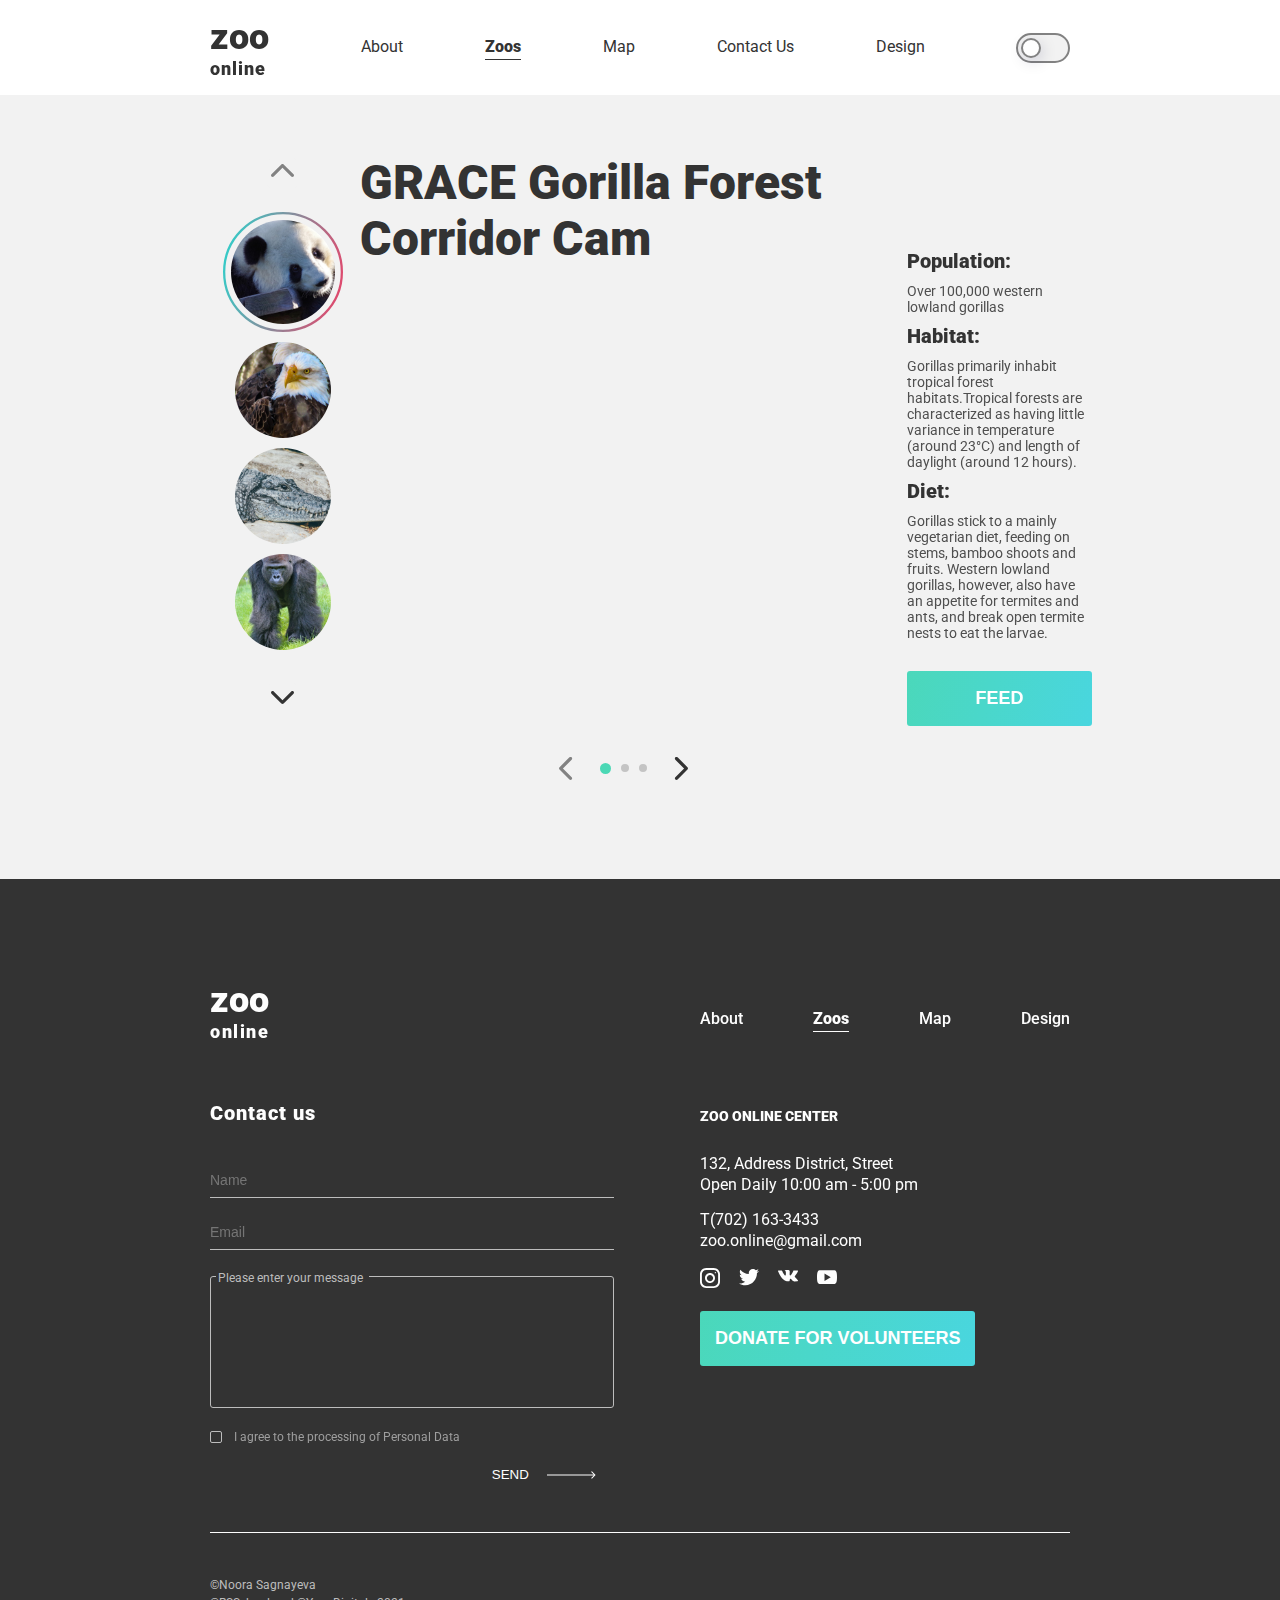
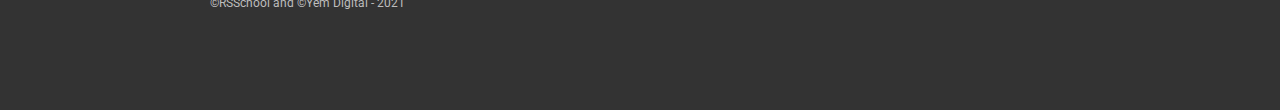
<file: pages/main/gorilla-live.html>
<!DOCTYPE html>
<html lang="en">

<head>
    <meta charset="UTF-8">
    <meta http-equiv="X-UA-Compatible" content="IE=edge">
    <meta name="viewport" content="width=device-width, initial-scale=1.0">
    <title>Live broadcast</title>

    <link rel="icon" type="image/svg" sizes="32x32" href="icons/gorilla-fav.svg">
    <link rel="stylesheet" href="css/style.css">
</head>

<body>
    <!-- FAVICON FROM FLATICOM -->
    <!-- <div>Icons made by <a href="https://www.freepik.com" title="Freepik">Freepik</a> from <a href="https://www.flaticon.com/" title="Flaticon">www.flaticon.com</a></div> -->
    <div class="live__wrapper flex">
        <!-- HEADER -->
        <header class="header">
            <div class="header__body outer-container flex flex-jc-sb flex-ai-c">
                <div class="header__logo flex flex-fd-col">
                    <a href="index.html">
                        <p>Zoo</p>
                        <h5>online</h5>
                    </a>
                </div>
                <!-- NAVIGATION -->
                <nav class="header__menu">
                    <!-- Will be landing scroll -->
                    <ul class="header__list flex">
                        <li>
                            <a class="header__list__item" href="index.html">about</a>
                        </li>
                        <li>
                            <a class="header__list__item header__list__item-active" href="#">zoos</a>
                        </li>
                        <li>
                            <a class="header__list__item" href="map.html">map</a>
                        </li>
                        <li>
                            <a class="header__list__item" href="#contact-us">contact us</a>
                        </li>
                        <li>
                            <a class="header__list__item" href="https://www.figma.com/file/HKt5Nlx0jghQtJp6jW9q8F/zooApp?node-id=0%3A1">design</a>
                        </li>
                        <ul class="header__list__item_hidden">
                            <li class="list__item__burger">
                                <a class="list__item__social" href="https://www.instagram.com/">
                                    <svg width="20" height="20" viewBox="0 0 20 20" fill="none" xmlns="http://www.w3.org/2000/svg">
                                        <path d="M13.75 0H6.25C2.79875 0 0 2.79875 0 6.25V13.75C0 17.2013 2.79875 20 6.25 20H13.75C17.2013 20 20 17.2013 20 13.75V6.25C20 2.79875 17.2013 0 13.75 0ZM18.125 13.75C18.125 16.1625 16.1625 18.125 13.75 18.125H6.25C3.8375 18.125 1.875 16.1625 1.875 13.75V6.25C1.875 3.8375 3.8375 1.875 6.25 1.875H13.75C16.1625 1.875 18.125 3.8375 18.125 6.25V13.75Z" fill="#FEFEFE"/>
                                        <path d="M10 5C7.23875 5 5 7.23875 5 10C5 12.7613 7.23875 15 10 15C12.7613 15 15 12.7613 15 10C15 7.23875 12.7613 5 10 5ZM10 13.125C8.2775 13.125 6.875 11.7225 6.875 10C6.875 8.27625 8.2775 6.875 10 6.875C11.7225 6.875 13.125 8.27625 13.125 10C13.125 11.7225 11.7225 13.125 10 13.125Z" fill="#FEFEFE"/>
                                        <path d="M15.3752 5.29148C15.7432 5.29148 16.0415 4.99319 16.0415 4.62523C16.0415 4.25727 15.7432 3.95898 15.3752 3.95898C15.0073 3.95898 14.709 4.25727 14.709 4.62523C14.709 4.99319 15.0073 5.29148 15.3752 5.29148Z" fill="#FEFEFE"/>
                                        </svg>
                                </a>
                            </li>
                            <li class="list__item__burger">
                                <a class="list__item__social" href="https://www.twitter.com/">
                                    <svg width="20" height="17" viewBox="0 0 20 17" fill="none" xmlns="http://www.w3.org/2000/svg">
                                        <path d="M20 1.92375C19.2563 2.25 18.4637 2.46625 17.6375 2.57125C18.4875 2.06375 19.1363 1.26625 19.4412 0.305C18.6488 0.7775 17.7738 1.11125 16.8412 1.2975C16.0887 0.49625 15.0162 0 13.8462 0C11.5763 0 9.74875 1.8425 9.74875 4.10125C9.74875 4.42625 9.77625 4.73875 9.84375 5.03625C6.435 4.87 3.41875 3.23625 1.3925 0.7475C1.03875 1.36125 0.83125 2.06375 0.83125 2.82C0.83125 4.24 1.5625 5.49875 2.6525 6.2275C1.99375 6.215 1.3475 6.02375 0.8 5.7225C0.8 5.735 0.8 5.75125 0.8 5.7675C0.8 7.76 2.22125 9.415 4.085 9.79625C3.75125 9.8875 3.3875 9.93125 3.01 9.93125C2.7475 9.93125 2.4825 9.91625 2.23375 9.86125C2.765 11.485 4.2725 12.6788 6.065 12.7175C4.67 13.8088 2.89875 14.4662 0.98125 14.4662C0.645 14.4662 0.3225 14.4513 0 14.41C1.81625 15.5813 3.96875 16.25 6.29 16.25C13.835 16.25 17.96 10 17.96 4.5825C17.96 4.40125 17.9538 4.22625 17.945 4.0525C18.7588 3.475 19.4425 2.75375 20 1.92375Z" fill="#FEFEFE"/>
                                        </svg>
                                </a>
                            </li>
                            <li class="list__item__burger">
                                <a class="list__item__social" href="https://www.youtube.com">
                                    <svg width="20" height="14" viewBox="0 0 20 14" fill="none" xmlns="http://www.w3.org/2000/svg">
                                        <path d="M19.15 1.575C18.6075 0.61 18.0188 0.4325 16.82 0.365C15.6225 0.28375 12.6112 0.25 10.0025 0.25C7.38875 0.25 4.37625 0.28375 3.18 0.36375C1.98375 0.4325 1.39375 0.60875 0.84625 1.575C0.2875 2.53875 0 4.19875 0 7.12125C0 7.12375 0 7.125 0 7.125C0 7.1275 0 7.12875 0 7.12875V7.13125C0 10.0413 0.2875 11.7137 0.84625 12.6675C1.39375 13.6325 1.9825 13.8075 3.17875 13.8888C4.37625 13.9588 7.38875 14 10.0025 14C12.6112 14 15.6225 13.9587 16.8212 13.89C18.02 13.8087 18.6087 13.6338 19.1513 12.6688C19.715 11.715 20 10.0425 20 7.1325C20 7.1325 20 7.12875 20 7.12625C20 7.12625 20 7.12375 20 7.1225C20 4.19875 19.715 2.53875 19.15 1.575ZM7.5 10.875V3.375L13.75 7.125L7.5 10.875Z" fill="#FEFEFE"/>
                                        </svg>
                                </a>
                            </li>
                            <li class="list__item__burger">
                                <a class="list__item__social" href="https://www.vk.com/">
                                    <svg fill="none" height="12" viewBox="0 0 20 12" width="20" xmlns="http://www.w3.org/2000/svg"><path d="m19.8217 10.1784c-.0537-.0901-.3862-.81261-1.9864-2.29772-1.6751-1.55511-1.4501-1.30259.5676-3.99154 1.2288-1.63762 1.7201-2.63769 1.5663-3.065224-.1462-.407529-1.05-.300022-1.05-.300022l-3.0053.017502s-.2225-.030003-.3887.068755c-.1613.097507-.2651.322523-.2651.322523s-.4762 1.267596-1.1113 2.345176c-1.3388 2.27391-1.8751 2.39392-2.0939 2.25266-.5088-.32877-.3813-1.32259-.3813-2.02765 0-2.20391.3338-3.122726-.6513-3.360244-.3275-.0787554-.5675-.1312593-1.40382-.14000992-1.07257-.01125082-1.98139.00375027-2.49518.25501892-.34252.167512-.60629.54129-.44503.562541.19876.026252.6488.121259.88756.446284.30878.41878.29753 1.36135.29753 1.36135s.17751 2.59394-.41378 2.91646c-.40628.22127-.96258-.23001-2.15641-2.29392-.6113-1.05632-1.07383-2.22516-1.07383-2.22516s-.08876-.217515-.24752-.333773c-.19251-.141261-.46253-.186264-.46253-.186264l-2.857713.017501s-.428782.012502-.5862931.198765c-.1400103.166262-.0112509.508791-.0112509.508791s2.237667 5.23413 4.770347 7.87307c2.32392 2.41893 4.96162 2.26013 4.96162 2.26013h1.1951s.3613-.04.545-.2387c.17-.1825.1638-.5251.1638-.5251s-.0238-1.60383.7213-1.8401c.7338-.23252 1.6764 1.5501 2.6752 2.2364.755.5188 1.3288.405 1.3288.405l2.6715-.0375s1.3976-.0862.735-1.185z" fill="#fefefe"/></svg>
                                </a>
                            </li>
                        </ul>
                    </ul>
                </nav>
                <!-- TOGGLE SWITCHER -->
                <div class="theme-switch-wrapper">
                    <label class="theme-switch" for="checkbox">
                        <input type="checkbox" id="checkbox" />
                        <div class="slider round"></div>
                  </label>
                </div>
                <!-- BURGER -->
                <div class="menu__icon">
                    <span></span>
                </div>
            </div>
        </header>

        <!-- MAIN -->
        <main class="main live__main flex">
            <div class="outer-container flex">
                <!-- Aside -->
                <div class="page_aside">
                    <!-- arrow top -->
                    <div class="aside__control_top flex flex-jc-c">
                        <div class="aside__arrow_top">
                            <svg width="23" height="15" viewBox="0 0 23 15" fill="none" xmlns="http://www.w3.org/2000/svg">
                            <path class="control-top" d="M11.5001 0.944038C11.9123 0.944038 12.3244 1.10143 12.6387 1.41555L22.5282 11.3051C23.1573 11.9342 23.1573 12.9542 22.5282 13.5831C21.8993 14.2119 20.8796 14.2119 20.2504 13.5831L11.5001 4.8322L2.74967 13.5827C2.12057 14.2116 1.1009 14.2116 0.472107 13.5827C-0.157299 12.9539 -0.157299 11.9339 0.472107 11.3048L10.3614 1.41524C10.6759 1.10107 11.088 0.944038 11.5001 0.944038Z" fill="#333333"/>
                            </svg>
                        </div>
                    </div>
                    <div class="aside__carousel">
                        <div class="aside__carousel__container flex">
                            <div class="aside__carousel__item" title="Panda">
                                <div class="aside__carousel__img">
                                    <a href="live.html">
                                        <img class="aside__carousel__image" src="images/gallery/pandada.png" alt="Panda">
                                    </a>
                                </div>
                            </div>
                            <div class="aside__carousel__item" title="Eagle">
                                <div class="aside__carousel__img">
                                    <a href="eagle-live.html">
                                        <img class="aside__carousel__image" src="images/gallery/eagle.png" alt="Eagle">
                                    </a>

                                </div>
                            </div>
                            <div class="aside__carousel__item" title="Crocodile">
                                <div class="aside__carousel__img">
                                    <a href="crocodile.html">
                                        <img class="aside__carousel__image" src="images/gallery/crocodile.png" alt="Crocodile">
                                    </a>
                                </div>
                            </div>
                            <div class="aside__carousel__item" title="Gorilla">
                                <div class="aside__carousel__img">
                                    <a href="gorilla-live.html">
                                        <img class="aside__carousel__image" src="images/gallery/gorilla.png" alt="Gorilla">
                                    </a>
                                </div>
                            </div>
                            <div class="aside__carousel__item" title="Panda">
                                <div class="aside__carousel__img">
                                    <a href="live.html">
                                        <img class="aside__carousel__image" src="images/gallery/pandada.png" alt="Panda">
                                    </a>
                                </div>
                            </div>
                            <div class="aside__carousel__item" title="Eagle">
                                <div class="aside__carousel__img">
                                    <a href="eagle-live.html">
                                        <img class="aside__carousel__image" src="images/gallery/eagle.png" alt="Eagle">
                                    </a>
                                </div>
                            </div>
                            <div class="aside__carousel__item" title="Crocodile">
                                <div class="aside__carousel__img">
                                    <a href="crocodile.html">
                                        <img class="aside__carousel__image" src="images/gallery/crocodile.png" alt="Crocodile">
                                    </a>
                                </div>
                            </div>
                            <div class="aside__carousel__item" title="Gorilla">
                                <div class="aside__carousel__img">
                                    <a href="gorilla-live.html">
                                        <img class="aside__carousel__image" src="images/gallery/gorilla.png" alt="Gorilla">
                                    </a>
                                </div>
                            </div>
                        </div>
                    </div>
                    <!-- arrow bottom -->
                    <div class="aside__control_bottom flex flex-jc-c">
                        <div class="aside__arrow_bottom">
                            <svg width="23" height="15" viewBox="0 0 23 15" fill="none" xmlns="http://www.w3.org/2000/svg">
                            <path class="control-bottom" d="M11.4999 14.056C11.0877 14.056 10.6756 13.8986 10.3613 13.5845L0.471825 3.69487C-0.157275 3.06577 -0.157275 2.04579 0.471825 1.41695C1.10067 0.788101 2.12045 0.788101 2.7496 1.41695L11.4999 10.1678L20.2503 1.41725C20.8794 0.788407 21.8991 0.788407 22.5279 1.41725C23.1573 2.0461 23.1573 3.06608 22.5279 3.69518L12.6386 13.5848C12.3241 13.8989 11.912 14.056 11.4999 14.056Z" fill="#333333"/>
                            </svg>
                        </div>
                    </div>
                </div>
                <!-- Video gallery -->
                <div class="page_body flex">
                    <div class="page_main flex flex-ai-fs">
                        <div class="section_wrapper flex flex-fd-col">
                            <h3 class="section-title live__title">
                                GRACE Gorilla Forest Corridor Cam
                            </h3>
                            <!-- Video -->
                            <div class="flex page_main_content">
                                <div class="video__slider">
                                    <div class="flex video flex-fd-col">
                                        <div class="video__gallery flex flex-fd-col flex-jc-fs">
                                            <!-- Main Video -->
                                            <div class="video__gallery__main">
                                                <iframe class="gallery__main__video" width="792" height="442" src="https://www.youtube-nocookie.com/embed/rgXWDk7rh4w" title="YouTube video player" frameborder="0" allow="accelerometer; autoplay; clipboard-write; encrypted-media; gyroscope; picture-in-picture"
                                                    allowfullscreen="true" mozallowfullscreen="true" webkitallowfullscreen="true"></iframe>
                                            </div>
                                        </div>
                                        <div class="video__gallery__list">
                                            <div class="gallery__list__track flex">
                                                <div class="video__gallery__item">
                                                    <iframe class="list__item__video video__gallery__item-active" width="246" height="141" src="https://www.youtube-nocookie.com/embed/rgXWDk7rh4w" title="YouTube video player" frameborder="0" allow="accelerometer; autoplay; clipboard-write; encrypted-media; gyroscope; picture-in-picture"
                                                        allowfullscreen="true" mozallowfullscreen="true" webkitallowfullscreen="true"></iframe>
                                                </div>
                                                <div class="video__gallery__item">
                                                    <iframe class="list__item__video" width="246" height="141" src="https://www.youtube-nocookie.com/embed/672cUSe69J0" title="YouTube video player" frameborder="0" allow="accelerometer; autoplay; clipboard-write; encrypted-media; gyroscope; picture-in-picture"
                                                        allowfullscreen="true" mozallowfullscreen="true" webkitallowfullscreen="true"></iframe>
                                                </div>

                                                <div class="video__gallery__item">
                                                    <iframe class="list__item__video" width="246" height="141" src="https://www.youtube-nocookie.com/embed/0P3w8mHiVy0" title="YouTube video player" frameborder="0" allow="accelerometer; autoplay; clipboard-write; encrypted-media; gyroscope; picture-in-picture"
                                                        allowfullscreen="true" mozallowfullscreen="true" webkitallowfullscreen="true"></iframe>
                                                </div>

                                                <div class="video__gallery__item">
                                                    <iframe class="list__item__video" width="246" height="141" src="https://www.youtube-nocookie.com/embed/672cUSe69J0" title="YouTube video player" frameborder="0" allow="accelerometer; autoplay; clipboard-write; encrypted-media; gyroscope; picture-in-picture"
                                                        allowfullscreen="true" mozallowfullscreen="true" webkitallowfullscreen="true"></iframe>
                                                </div>

                                                <div class="video__gallery__item">
                                                    <iframe class="list__item__video" width="246" height="141" src="https://www.youtube-nocookie.com/embed/LFZFE1z-Ap0" title="YouTube video player" frameborder="0" allow="accelerometer; autoplay; clipboard-write; encrypted-media; gyroscope; picture-in-picture"
                                                        allowfullscreen="true" mozallowfullscreen="true" webkitallowfullscreen="true"></iframe>
                                                </div>

                                                <div class="video__gallery__item">
                                                    <iframe class="list__item__video" width="246" height="141" src="https://www.youtube-nocookie.com/embed/0P3w8mHiVy0" title="YouTube video player" frameborder="0" allow="accelerometer; autoplay; clipboard-write; encrypted-media; gyroscope; picture-in-picture"
                                                        allowfullscreen="true" mozallowfullscreen="true" webkitallowfullscreen="true"></iframe>
                                                </div>
                                            </div>
                                        </div>
                                        <!-- Video navigation -->
                                        <div class="video__arrow__nav flex flex-jc-sb flex-ai-c">
                                            <div class="video__arrow_left">
                                                <svg width="23" height="15" viewBox="0 0 23 15" fill="none" xmlns="http://www.w3.org/2000/svg">
                                                <path class="left-video" d="M11.5001 0.944038C11.9123 0.944038 12.3244 1.10143 12.6387 1.41555L22.5282 11.3051C23.1573 11.9342 23.1573 12.9542 22.5282 13.5831C21.8993 14.2119 20.8796 14.2119 20.2504 13.5831L11.5001 4.8322L2.74967 13.5827C2.12057 14.2116 1.1009 14.2116 0.472107 13.5827C-0.157299 12.9539 -0.157299 11.9339 0.472107 11.3048L10.3614 1.41524C10.6759 1.10107 11.088 0.944038 11.5001 0.944038Z" fill="#333333"/>
                                                </svg>
                                            </div>
                                            <ul class="flex video__gallery__dots flex-ai-c flex-jc-c">
                                                <li class="dots__item"></li>
                                                <li class="dots__item"></li>
                                                <li class="dots__item"></li>
                                            </ul>
                                            <div class="video__arrow_right">
                                                <svg width="23" height="15" viewBox="0 0 23 15" fill="none" xmlns="http://www.w3.org/2000/svg">
                                                <path class="right-video" d="M11.5001 0.944038C11.9123 0.944038 12.3244 1.10143 12.6387 1.41555L22.5282 11.3051C23.1573 11.9342 23.1573 12.9542 22.5282 13.5831C21.8993 14.2119 20.8796 14.2119 20.2504 13.5831L11.5001 4.8322L2.74967 13.5827C2.12057 14.2116 1.1009 14.2116 0.472107 13.5827C-0.157299 12.9539 -0.157299 11.9339 0.472107 11.3048L10.3614 1.41524C10.6759 1.10107 11.088 0.944038 11.5001 0.944038Z" fill="#333333"/>
                                                </svg>
                                            </div>
                                        </div>

                                    </div>
                                </div>
                            </div>
                        </div>
                    </div>
                    <!-- Video description -->
                    <div class="video__description">
                        <div>
                            <div class="video__description__content flex flex-fd-col flex-ai-fs">
                                <div class="video__description__subtitle">
                                    <h4 class="small-title">Population:</h4>
                                </div>
                                <div class="video__description__text">
                                    <p class=" text ">Over 100,000 western lowland gorillas</p>
                                </div>
                                <div class="video__description__subtitle ">
                                    <h4 class="small-title ">Habitat:</h4>
                                </div>
                                <div class="video__description__text">
                                    <p class="text ">Gorillas primarily inhabit tropical forest habitats.Tropical forests are characterized as having little variance in temperature (around 23°C) and length of daylight (around 12 hours).</p>
                                </div>
                                <div class="video__description__subtitle ">
                                    <h4 class="small-title ">Diet:</h4>
                                </div>
                                <div class="video__description__text">
                                    <p class="text">
                                        Gorillas stick to a mainly vegetarian diet, feeding on stems, bamboo shoots and fruits. Western lowland gorillas, however, also have an appetite for termites and ants, and break open termite nests to eat the larvae.
                                    </p>
                                </div>
                            </div>
                            <div class="section-button__block flex flex-jc-fs">
                                <a href="popup.html"><button class="section-button flex flex-jc-c flex-ai-c">Feed</button></a>
                            </div>
                        </div>
                    </div>
                </div>
            </div>
    </div>
    </main>

    <!-- FOOTER -->
    <footer class="footer">
        <div class="outer-container">
            <div class="footer__container flex">
                <!-- Logo -->
                <div class="footer__contact__body">
                    <div>
                        <div class="footer__logo">
                            <a href="#">
                                <p>zoo</p>
                                <h5>online</h5>
                            </a>
                        </div>
                    </div>
                    <!-- Form -->
                    <div>
                        <div class="footer__contact" id="contact-us">
                            <div class="footer__form">
                                <h4 class="footer__form__title">Contact us</h4>
                                <form class="footer__form__body flex flex-fd-col">
                                    <div>
                                        <div class="">
                                            <input type="text" placeholder="Name" name="name" required>
                                        </div>
                                        <div class="">
                                            <input type="email" placeholder="Email" name="email" required>
                                        </div>
                                        <div class="form__textarea">
                                            <textarea placeholder=" " name="message" rows="7" cols="30" maxlength="280" required></textarea>
                                            <span class="textarea-text">Please enter your message</span>
                                        </div>
                                        <div class="form__checkbox flex flex-jc-fs flex-ai-c">
                                            <input id='one' type='checkbox' required />
                                            <label for='one'>
                                          <span></span>
                                          I agree to the processing of Personal Data
                                          <ins><i>I agree to the processing of Personal Data</i></ins>
                                        </label>
                                        </div>
                                        <div class="form__send__btn flex flex-jc-fe flex-ai-c">
                                            <button type="submit">Send<span><svg width="49" height="8" viewBox="0 0 49 8" fill="none" xmlns="http://www.w3.org/2000/svg">
                                                <path d="M48.3536 4.35355C48.5488 4.15829 48.5488 3.84171 48.3536 3.64645L45.1716 0.464466C44.9763 0.269204 44.6597 0.269204 44.4645 0.464466C44.2692 0.659728 44.2692 0.976311 44.4645 1.17157L47.2929 4L44.4645 6.82843C44.2692 7.02369 44.2692 7.34027 44.4645 7.53553C44.6597 7.7308 44.9763 7.7308 45.1716 7.53553L48.3536 4.35355ZM0 4.5L48 4.5V3.5L0 3.5L0 4.5Z" fill="#FEFEFE"/>
                                                </svg>
                                                </span></button>
                                        </div>
                                    </div>
                                </form>
                            </div>
                        </div>
                    </div>
                </div>
                <!-- Contacts -->
                <div class="footer__contacts__body">
                    <!-- Footer navigation -->
                    <div class="footer__navigation flex flex-fd-col">
                        <div class="footer__navigation__body">
                            <div class="footer__menu">
                                <ul class="footer__list flex">
                                    <li class="footer__list__inner">
                                        <a class="footer__list__item" href="index.html">about</a>
                                    </li>
                                    <li class="footer__list__inner">
                                        <a class="footer__list__item footer__list__item-active" href="#">zoos</a>
                                    </li>
                                    <li class="footer__list__inner">
                                        <a class="footer__list__item" href="map.html">map</a>
                                    </li>
                                    <li class="footer__list__inner">
                                        <a class="footer__list__item" href="https://www.figma.com/file/HKt5Nlx0jghQtJp6jW9q8F/zooApp?node-id=0%3A1">design</a>
                                    </li>
                                </ul>
                            </div>
                        </div>
                    </div>

                    <div class="footer__center">
                        <div class="footer__subtitle">
                            <h5>Zoo Online Center</h5>
                        </div>
                        <div class="footer__contacts">
                            <div class="footer__contacts__address flex flex-fd-col">
                                <a href="">132, Address District, Street</a>
                                <a href="">Open Daily 10:00 am - 5:00 pm</a>
                            </div>
                            <div class="footer__contacts__details flex flex-fd-col">
                                <a href="tel:7021633433">T(702) 163-3433</a>
                                <a href="mailto:zoo.online@gmail.com">zoo.online@gmail.com</a>
                            </div>
                            <div class="footer__contacts__socials">
                                <ul class="footer__socials__body">
                                    <li class="footer__socials__item">
                                        <a href="https://www.instagram.com/"><img src="icons/instagram.svg" alt="Instagram"></a>
                                    </li>
                                    <li class="footer__socials__item">
                                        <a href="https://www.twitter.com/"><img src="icons/twitter.svg" alt="Twitter"></a>
                                    </li>
                                    <li class="footer__socials__item">
                                        <a href="https://www.vk.com/"><img src="icons/vk.svg" alt="Vk"></a>
                                    </li>
                                    <li class="footer__socials__item">
                                        <a href="https://www.youtube.com/"><img src="icons/youtube.svg" alt="Youtube"></a>
                                    </li>
                                </ul>
                            </div>
                        </div>
                    </div>
                </div>

                <!-- Accent button -->
                <div class="footer__button__body">
                    <div class="section-button__block flex flex-jc-c">
                        <a href="popup.html">
                            <button class="section-button flex flex-jc-c flex-ai-c">Donate For Volunteers</button>
                        </a>
                    </div>
                </div>

            </div>
            <!-- Footer bottom -->
            <div class="footer__bottom ">
                <div class="bottom__body">
                    <p class="footer__body__item">©Noora Sagnayeva</p>
                    <p>©RSSchool and ©Yem Digital - 2021</p>
                </div>
            </div>
        </div>
    </footer>

    </div>

    <script src="js/burger.js"></script>
    <script src="js/toggle-switch.js"></script>
    <script src="js/broadcast-slider.js"></script>
    <script src="js/video-slider.js"></script>
</body>

</html>
</file>
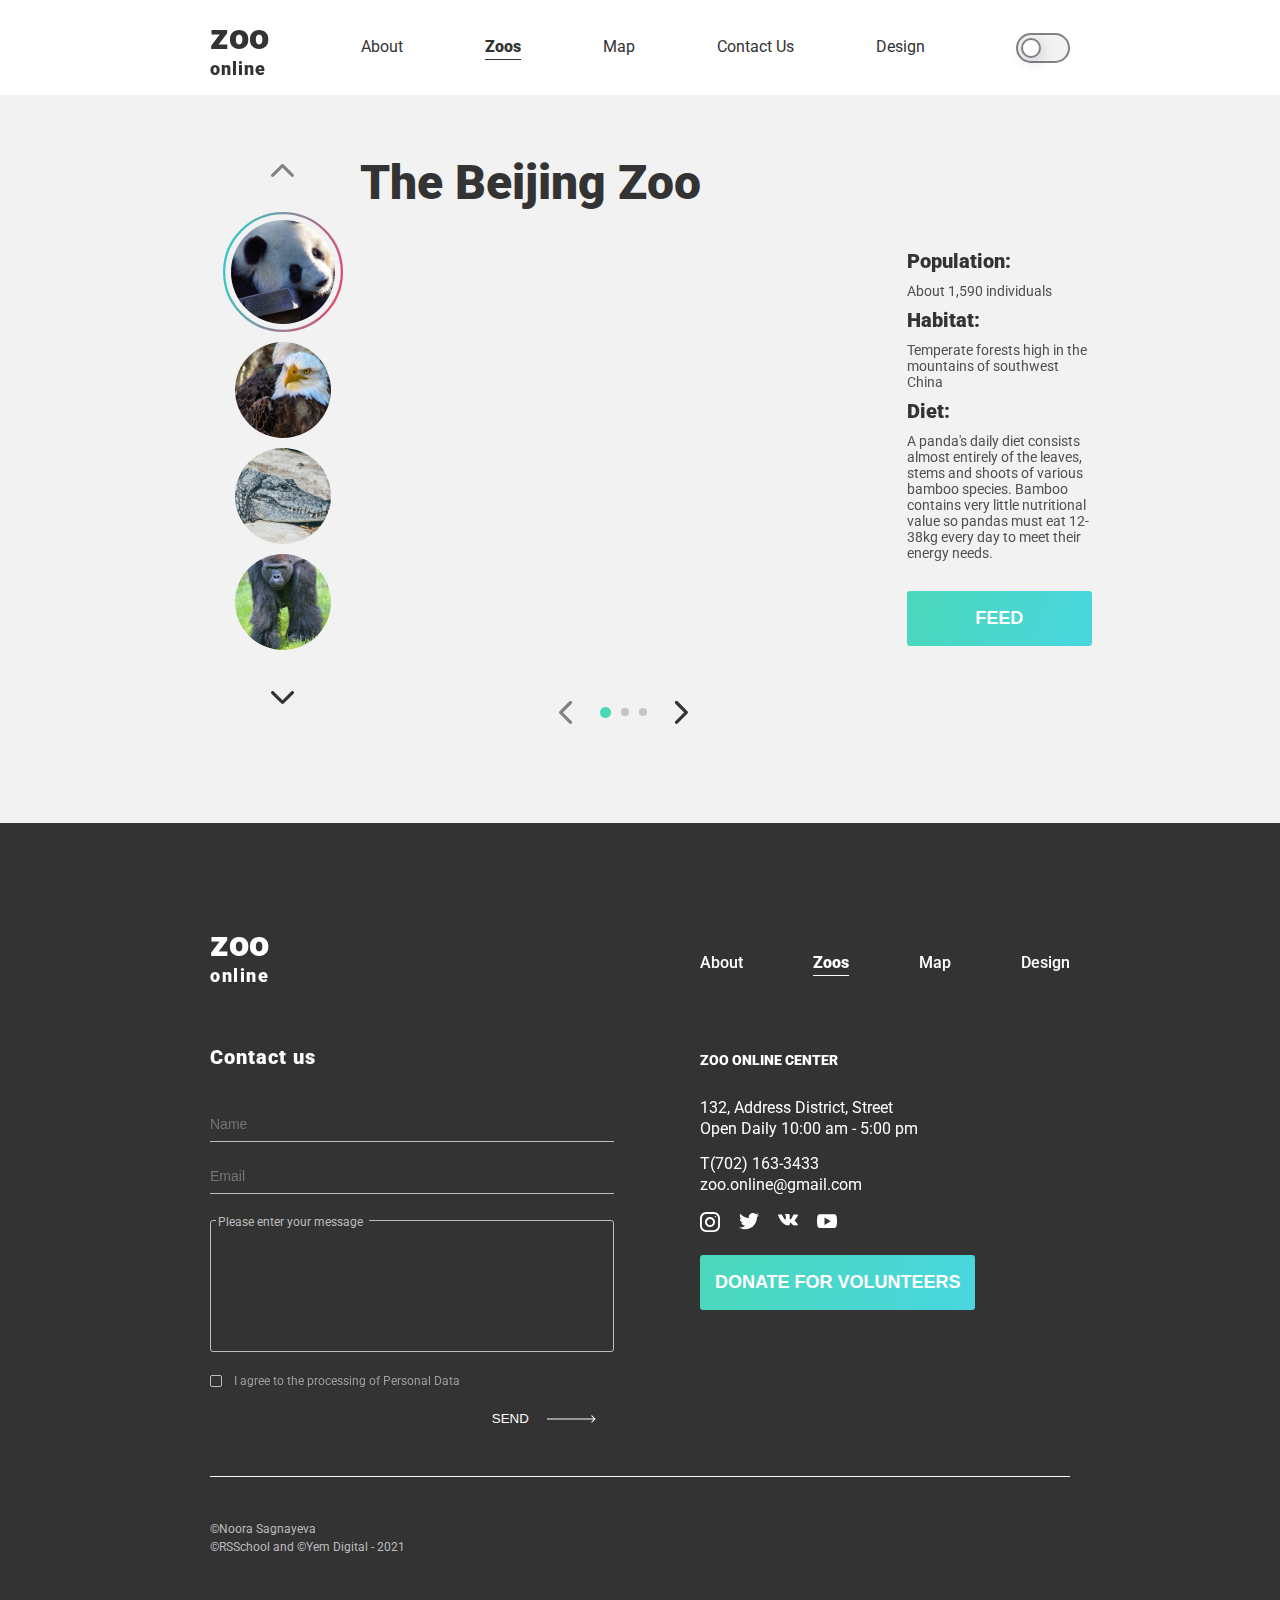
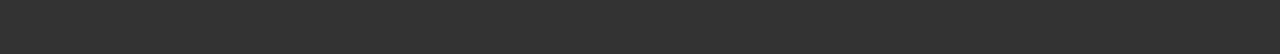
<file: pages/main/live.html>
<!DOCTYPE html>
<html lang="en">

<head>
    <meta charset="UTF-8">
    <meta http-equiv="X-UA-Compatible" content="IE=edge">
    <meta name="viewport" content="width=device-width, initial-scale=1.0">
    <title>Live broadcast</title>

    <link rel="icon" type="image/svg" sizes="32x32" href="icons/panda-fav.svg">
    <link rel="stylesheet" href="css/style.css">
</head>

<body>
    <!-- FAVICON FROM FLATICOM -->
    <!-- <div>Icons made by <a href="https://www.freepik.com" title="Freepik">Freepik</a> from <a href="https://www.flaticon.com/" title="Flaticon">www.flaticon.com</a></div> -->
    <div class="live__wrapper flex">
        <!-- HEADER -->
        <header class="header">
            <div class="header__body outer-container flex flex-jc-sb flex-ai-c">
                <div class="header__logo flex flex-fd-col">
                    <a href="index.html">
                        <p>Zoo</p>
                        <h5>online</h5>
                    </a>
                </div>
                <!-- NAVIGATION -->
                <nav class="header__menu">
                    <!-- Will be landing scroll -->
                    <ul class="header__list flex">
                        <li>
                            <a class="header__list__item" href="index.html">about</a>
                        </li>
                        <li>
                            <a class="header__list__item header__list__item-active" href="#">zoos</a>
                        </li>
                        <li>
                            <a class="header__list__item" href="map.html">map</a>
                        </li>
                        <li>
                            <a class="header__list__item" href="#contact-us">contact us</a>
                        </li>
                        <li>
                            <a class="header__list__item" href="https://www.figma.com/file/HKt5Nlx0jghQtJp6jW9q8F/zooApp?node-id=0%3A1">design</a>
                        </li>
                        <ul class="header__list__item_hidden">
                            <li class="list__item__burger">
                                <a class="list__item__social" href="https://www.instagram.com/">
                                    <svg width="20" height="20" viewBox="0 0 20 20" fill="none" xmlns="http://www.w3.org/2000/svg">
                                        <path d="M13.75 0H6.25C2.79875 0 0 2.79875 0 6.25V13.75C0 17.2013 2.79875 20 6.25 20H13.75C17.2013 20 20 17.2013 20 13.75V6.25C20 2.79875 17.2013 0 13.75 0ZM18.125 13.75C18.125 16.1625 16.1625 18.125 13.75 18.125H6.25C3.8375 18.125 1.875 16.1625 1.875 13.75V6.25C1.875 3.8375 3.8375 1.875 6.25 1.875H13.75C16.1625 1.875 18.125 3.8375 18.125 6.25V13.75Z" fill="#FEFEFE"/>
                                        <path d="M10 5C7.23875 5 5 7.23875 5 10C5 12.7613 7.23875 15 10 15C12.7613 15 15 12.7613 15 10C15 7.23875 12.7613 5 10 5ZM10 13.125C8.2775 13.125 6.875 11.7225 6.875 10C6.875 8.27625 8.2775 6.875 10 6.875C11.7225 6.875 13.125 8.27625 13.125 10C13.125 11.7225 11.7225 13.125 10 13.125Z" fill="#FEFEFE"/>
                                        <path d="M15.3752 5.29148C15.7432 5.29148 16.0415 4.99319 16.0415 4.62523C16.0415 4.25727 15.7432 3.95898 15.3752 3.95898C15.0073 3.95898 14.709 4.25727 14.709 4.62523C14.709 4.99319 15.0073 5.29148 15.3752 5.29148Z" fill="#FEFEFE"/>
                                        </svg>
                                </a>
                            </li>
                            <li class="list__item__burger">
                                <a class="list__item__social" href="https://www.twitter.com/">
                                    <svg width="20" height="17" viewBox="0 0 20 17" fill="none" xmlns="http://www.w3.org/2000/svg">
                                        <path d="M20 1.92375C19.2563 2.25 18.4637 2.46625 17.6375 2.57125C18.4875 2.06375 19.1363 1.26625 19.4412 0.305C18.6488 0.7775 17.7738 1.11125 16.8412 1.2975C16.0887 0.49625 15.0162 0 13.8462 0C11.5763 0 9.74875 1.8425 9.74875 4.10125C9.74875 4.42625 9.77625 4.73875 9.84375 5.03625C6.435 4.87 3.41875 3.23625 1.3925 0.7475C1.03875 1.36125 0.83125 2.06375 0.83125 2.82C0.83125 4.24 1.5625 5.49875 2.6525 6.2275C1.99375 6.215 1.3475 6.02375 0.8 5.7225C0.8 5.735 0.8 5.75125 0.8 5.7675C0.8 7.76 2.22125 9.415 4.085 9.79625C3.75125 9.8875 3.3875 9.93125 3.01 9.93125C2.7475 9.93125 2.4825 9.91625 2.23375 9.86125C2.765 11.485 4.2725 12.6788 6.065 12.7175C4.67 13.8088 2.89875 14.4662 0.98125 14.4662C0.645 14.4662 0.3225 14.4513 0 14.41C1.81625 15.5813 3.96875 16.25 6.29 16.25C13.835 16.25 17.96 10 17.96 4.5825C17.96 4.40125 17.9538 4.22625 17.945 4.0525C18.7588 3.475 19.4425 2.75375 20 1.92375Z" fill="#FEFEFE"/>
                                        </svg>
                                </a>
                            </li>
                            <li class="list__item__burger">
                                <a class="list__item__social" href="https://www.youtube.com">
                                    <svg width="20" height="14" viewBox="0 0 20 14" fill="none" xmlns="http://www.w3.org/2000/svg">
                                        <path d="M19.15 1.575C18.6075 0.61 18.0188 0.4325 16.82 0.365C15.6225 0.28375 12.6112 0.25 10.0025 0.25C7.38875 0.25 4.37625 0.28375 3.18 0.36375C1.98375 0.4325 1.39375 0.60875 0.84625 1.575C0.2875 2.53875 0 4.19875 0 7.12125C0 7.12375 0 7.125 0 7.125C0 7.1275 0 7.12875 0 7.12875V7.13125C0 10.0413 0.2875 11.7137 0.84625 12.6675C1.39375 13.6325 1.9825 13.8075 3.17875 13.8888C4.37625 13.9588 7.38875 14 10.0025 14C12.6112 14 15.6225 13.9587 16.8212 13.89C18.02 13.8087 18.6087 13.6338 19.1513 12.6688C19.715 11.715 20 10.0425 20 7.1325C20 7.1325 20 7.12875 20 7.12625C20 7.12625 20 7.12375 20 7.1225C20 4.19875 19.715 2.53875 19.15 1.575ZM7.5 10.875V3.375L13.75 7.125L7.5 10.875Z" fill="#FEFEFE"/>
                                        </svg>
                                </a>
                            </li>
                            <li class="list__item__burger">
                                <a class="list__item__social" href="https://www.vk.com/">
                                    <svg fill="none" height="12" viewBox="0 0 20 12" width="20" xmlns="http://www.w3.org/2000/svg"><path d="m19.8217 10.1784c-.0537-.0901-.3862-.81261-1.9864-2.29772-1.6751-1.55511-1.4501-1.30259.5676-3.99154 1.2288-1.63762 1.7201-2.63769 1.5663-3.065224-.1462-.407529-1.05-.300022-1.05-.300022l-3.0053.017502s-.2225-.030003-.3887.068755c-.1613.097507-.2651.322523-.2651.322523s-.4762 1.267596-1.1113 2.345176c-1.3388 2.27391-1.8751 2.39392-2.0939 2.25266-.5088-.32877-.3813-1.32259-.3813-2.02765 0-2.20391.3338-3.122726-.6513-3.360244-.3275-.0787554-.5675-.1312593-1.40382-.14000992-1.07257-.01125082-1.98139.00375027-2.49518.25501892-.34252.167512-.60629.54129-.44503.562541.19876.026252.6488.121259.88756.446284.30878.41878.29753 1.36135.29753 1.36135s.17751 2.59394-.41378 2.91646c-.40628.22127-.96258-.23001-2.15641-2.29392-.6113-1.05632-1.07383-2.22516-1.07383-2.22516s-.08876-.217515-.24752-.333773c-.19251-.141261-.46253-.186264-.46253-.186264l-2.857713.017501s-.428782.012502-.5862931.198765c-.1400103.166262-.0112509.508791-.0112509.508791s2.237667 5.23413 4.770347 7.87307c2.32392 2.41893 4.96162 2.26013 4.96162 2.26013h1.1951s.3613-.04.545-.2387c.17-.1825.1638-.5251.1638-.5251s-.0238-1.60383.7213-1.8401c.7338-.23252 1.6764 1.5501 2.6752 2.2364.755.5188 1.3288.405 1.3288.405l2.6715-.0375s1.3976-.0862.735-1.185z" fill="#fefefe"/></svg>
                                </a>
                            </li>
                        </ul>
                    </ul>
                </nav>
                <!-- TOGGLE SWITCHER -->
                <div class="theme-switch-wrapper">
                    <label class="theme-switch" for="checkbox">
                        <input type="checkbox" id="checkbox" />
                        <div class="slider round"></div>
                  </label>
                </div>
                <!-- BURGER -->
                <div class="menu__icon">
                    <span></span>
                </div>
            </div>
        </header>

        <!-- MAIN -->
        <main class="main live__main flex">
            <div class="outer-container flex">
                <!-- Aside -->
                <div class="page_aside">
                    <!-- arrow top -->
                    <div class="aside__control_top flex flex-jc-c">
                        <div class="aside__arrow_top">
                            <svg width="23" height="15" viewBox="0 0 23 15" fill="none" xmlns="http://www.w3.org/2000/svg">
                            <path class="control-top" d="M11.5001 0.944038C11.9123 0.944038 12.3244 1.10143 12.6387 1.41555L22.5282 11.3051C23.1573 11.9342 23.1573 12.9542 22.5282 13.5831C21.8993 14.2119 20.8796 14.2119 20.2504 13.5831L11.5001 4.8322L2.74967 13.5827C2.12057 14.2116 1.1009 14.2116 0.472107 13.5827C-0.157299 12.9539 -0.157299 11.9339 0.472107 11.3048L10.3614 1.41524C10.6759 1.10107 11.088 0.944038 11.5001 0.944038Z" fill="#333333"/>
                            </svg>
                        </div>
                    </div>
                    <div class="aside__carousel">
                        <div class="aside__carousel__container flex">
                            <div class="aside__carousel__item" title="Panda">
                                <div class="aside__carousel__img">
                                    <img class="aside__carousel__image" src="images/gallery/pandada.png" alt="Panda">
                                </div>
                            </div>
                            <div class="aside__carousel__item" title="Eagle">
                                <div class="aside__carousel__img">
                                    <a href="eagle-live.html">
                                        <img class="aside__carousel__image" src="images/gallery/eagle.png" alt="Eagle">
                                    </a>

                                </div>
                            </div>
                            <div class="aside__carousel__item" title="Crocodile">
                                <div class="aside__carousel__img">
                                    <a href="crocodile.html">
                                        <img class="aside__carousel__image" src="images/gallery/crocodile.png" alt="Crocodile">
                                    </a>
                                </div>
                            </div>
                            <div class="aside__carousel__item" title="Gorilla">
                                <div class="aside__carousel__img">
                                    <a href="gorilla-live.html">
                                        <img class="aside__carousel__image" src="images/gallery/gorilla.png" alt="Gorilla">
                                    </a>
                                </div>
                            </div>
                            <div class="aside__carousel__item" title="Panda">
                                <div class="aside__carousel__img">
                                    <a href="live.html">
                                        <img class="aside__carousel__image" src="images/gallery/pandada.png" alt="Panda">
                                    </a>
                                </div>
                            </div>
                            <div class="aside__carousel__item" title="Eagle">
                                <div class="aside__carousel__img">
                                    <a href="eagle-live.html">
                                        <img class="aside__carousel__image" src="images/gallery/eagle.png" alt="Eagle">
                                    </a>
                                </div>
                            </div>
                            <div class="aside__carousel__item" title="Crocodile">
                                <div class="aside__carousel__img">
                                    <a href="crocodile.html">
                                        <img class="aside__carousel__image" src="images/gallery/crocodile.png" alt="Crocodile">
                                    </a>
                                </div>
                            </div>
                            <div class="aside__carousel__item" title="Gorilla">
                                <div class="aside__carousel__img">
                                    <a href="gorilla-live.html">
                                        <img class="aside__carousel__image" src="images/gallery/gorilla.png" alt="Gorilla">
                                    </a>
                                </div>
                            </div>
                        </div>
                    </div>
                    <!-- arrow bottom -->
                    <div class="aside__control_bottom flex flex-jc-c">
                        <div class="aside__arrow_bottom">
                            <svg width="23" height="15" viewBox="0 0 23 15" fill="none" xmlns="http://www.w3.org/2000/svg">
                            <path class="control-bottom" d="M11.4999 14.056C11.0877 14.056 10.6756 13.8986 10.3613 13.5845L0.471825 3.69487C-0.157275 3.06577 -0.157275 2.04579 0.471825 1.41695C1.10067 0.788101 2.12045 0.788101 2.7496 1.41695L11.4999 10.1678L20.2503 1.41725C20.8794 0.788407 21.8991 0.788407 22.5279 1.41725C23.1573 2.0461 23.1573 3.06608 22.5279 3.69518L12.6386 13.5848C12.3241 13.8989 11.912 14.056 11.4999 14.056Z" fill="#333333"/>
                            </svg>
                        </div>
                    </div>
                </div>
                <!-- Video gallery -->
                <div class="page_body flex">
                    <div class="page_main flex flex-ai-fs">
                        <div class="section_wrapper flex flex-fd-col">
                            <h3 class="section-title live__title">
                                The Beijing Zoo
                            </h3>
                            <!-- Video -->
                            <div class="flex page_main_content">
                                <div class="video__slider">
                                    <div class="flex video flex-fd-col">
                                        <div class="video__gallery flex flex-fd-col flex-jc-fs">
                                            <!-- Main Video -->
                                            <div class="video__gallery__main">
                                                <iframe class="gallery__main__video" width="792" height="442" src="https://www.youtube-nocookie.com/embed/OObOQ2GElhA" title="YouTube video player" frameborder="0" allow="accelerometer; autoplay; clipboard-write; encrypted-media; gyroscope; picture-in-picture"
                                                    allowfullscreen="true" mozallowfullscreen="true" webkitallowfullscreen="true"></iframe>
                                            </div>
                                        </div>
                                        <div class="video__gallery__list">
                                            <div class="gallery__list__track flex">
                                                <div class="video__gallery__item">
                                                    <iframe class="list__item__video video__gallery__item-active" width="246" height="141" src="https://www.youtube-nocookie.com/embed/OObOQ2GElhA" title="YouTube video player" frameborder="0" allow="accelerometer; autoplay; clipboard-write; encrypted-media; gyroscope; picture-in-picture"
                                                        allowfullscreen="true" mozallowfullscreen="true" webkitallowfullscreen="true"></iframe>
                                                </div>
                                                <div class="video__gallery__item">
                                                    <iframe class="list__item__video" width="246" height="141" src="https://www.youtube-nocookie.com/embed/65JHo3Cy2tY" title="YouTube video player" frameborder="0" allow="accelerometer; autoplay; clipboard-write; encrypted-media; gyroscope; picture-in-picture"
                                                        allowfullscreen="true" mozallowfullscreen="true" webkitallowfullscreen="true"></iframe>
                                                </div>
                                                <div class="video__gallery__item">
                                                    <iframe class="list__item__video" width="246" height="141" src="https://www.youtube-nocookie.com/embed/_5_oHPJDDOM" title="YouTube video player" frameborder="0" allow="accelerometer; autoplay; clipboard-write; encrypted-media; gyroscope; picture-in-picture"
                                                        allowfullscreen="true" mozallowfullscreen="true" webkitallowfullscreen="true"></iframe>
                                                </div>
                                                <div class="video__gallery__item">
                                                    <iframe class="list__item__video" width="246" height="141" src="https://www.youtube-nocookie.com/embed/D0eqnda8dOk" title="YouTube video player" frameborder="0" allow="accelerometer; autoplay; clipboard-write; encrypted-media; gyroscope; picture-in-picture"
                                                        allowfullscreen="true" mozallowfullscreen="true" webkitallowfullscreen="true"></iframe>
                                                </div>
                                                <div class="video__gallery__item">
                                                    <iframe class="list__item__video" width="246" height="141" src="https://www.youtube-nocookie.com/embed/65JHo3Cy2tY" title="YouTube video player" frameborder="0" allow="accelerometer; autoplay; clipboard-write; encrypted-media; gyroscope; picture-in-picture"
                                                        allowfullscreen="true" mozallowfullscreen="true" webkitallowfullscreen="true"></iframe>
                                                </div>
                                                <div class="video__gallery__item">
                                                    <iframe class="list__item__video" width="246" height="141" src="https://www.youtube-nocookie.com/embed/_5_oHPJDDOM" title="YouTube video player" frameborder="0" allow="accelerometer; autoplay; clipboard-write; encrypted-media; gyroscope; picture-in-picture"
                                                        allowfullscreen="true" mozallowfullscreen="true" webkitallowfullscreen="true"></iframe>
                                                </div>
                                            </div>
                                        </div>
                                        <!-- Video navigation -->
                                        <div class="video__arrow__nav flex flex-jc-sb flex-ai-c">
                                            <div class="video__arrow_left">
                                                <svg width="23" height="15" viewBox="0 0 23 15" fill="none" xmlns="http://www.w3.org/2000/svg">
                                                <path class="left-video" d="M11.5001 0.944038C11.9123 0.944038 12.3244 1.10143 12.6387 1.41555L22.5282 11.3051C23.1573 11.9342 23.1573 12.9542 22.5282 13.5831C21.8993 14.2119 20.8796 14.2119 20.2504 13.5831L11.5001 4.8322L2.74967 13.5827C2.12057 14.2116 1.1009 14.2116 0.472107 13.5827C-0.157299 12.9539 -0.157299 11.9339 0.472107 11.3048L10.3614 1.41524C10.6759 1.10107 11.088 0.944038 11.5001 0.944038Z" fill="#333333"/>
                                                </svg>
                                            </div>
                                            <ul class="flex video__gallery__dots flex-ai-c flex-jc-c">
                                                <li class="dots__item"></li>
                                                <li class="dots__item"></li>
                                                <li class="dots__item"></li>
                                            </ul>
                                            <div class="video__arrow_right">
                                                <svg width="23" height="15" viewBox="0 0 23 15" fill="none" xmlns="http://www.w3.org/2000/svg">
                                                <path class="right-video" d="M11.5001 0.944038C11.9123 0.944038 12.3244 1.10143 12.6387 1.41555L22.5282 11.3051C23.1573 11.9342 23.1573 12.9542 22.5282 13.5831C21.8993 14.2119 20.8796 14.2119 20.2504 13.5831L11.5001 4.8322L2.74967 13.5827C2.12057 14.2116 1.1009 14.2116 0.472107 13.5827C-0.157299 12.9539 -0.157299 11.9339 0.472107 11.3048L10.3614 1.41524C10.6759 1.10107 11.088 0.944038 11.5001 0.944038Z" fill="#333333"/>
                                                </svg>
                                            </div>
                                        </div>

                                    </div>
                                </div>
                            </div>
                        </div>
                    </div>
                    <!-- Video description -->
                    <div class="video__description">
                        <div>
                            <div class="video__description__content flex flex-fd-col flex-ai-fs">
                                <div class="video__description__subtitle">
                                    <h4 class="small-title">Population:</h4>
                                </div>
                                <div class="video__description__text">
                                    <p class=" text ">About 1,590 individuals</p>
                                </div>
                                <div class="video__description__subtitle ">
                                    <h4 class="small-title ">Habitat:</h4>
                                </div>
                                <div class="video__description__text">
                                    <p class="text ">Temperate forests high in the mountains of southwest China</p>
                                </div>
                                <div class="video__description__subtitle ">
                                    <h4 class="small-title ">Diet:</h4>
                                </div>
                                <div class="video__description__text">
                                    <p class="text ">A panda's daily diet consists almost entirely of the leaves, stems and shoots of various bamboo species. Bamboo contains very little nutritional value so pandas must eat 12-38kg every day to meet their energy needs.
                                    </p>
                                </div>
                            </div>
                            <div class="section-button__block flex flex-jc-fs">
                                <a href="popup.html"><button class="section-button flex flex-jc-c flex-ai-c">Feed</button></a>
                            </div>
                        </div>
                    </div>
                </div>
            </div>
    </div>
    </main>

    <!-- FOOTER -->
    <footer class="footer">
        <div class="outer-container">
            <div class="footer__container flex">
                <!-- Logo -->
                <div class="footer__contact__body">
                    <div>
                        <div class="footer__logo">
                            <a href="index.html">
                                <p>zoo</p>
                                <h5>online</h5>
                            </a>
                        </div>
                    </div>
                    <!-- Form -->
                    <div>
                        <div class="footer__contact" id="contact-us">
                            <div class="footer__form">
                                <h4 class="footer__form__title">Contact us</h4>
                                <form class="footer__form__body flex flex-fd-col">
                                    <div>
                                        <div class="">
                                            <input type="text" placeholder="Name" name="name" required>
                                        </div>
                                        <div class="">
                                            <input type="email" placeholder="Email" name="email" required>
                                        </div>
                                        <div class="form__textarea">
                                            <textarea placeholder=" " name="message" rows="7" cols="30" maxlength="280" required></textarea>
                                            <span class="textarea-text">Please enter your message</span>
                                        </div>
                                        <div class="form__checkbox flex flex-jc-fs flex-ai-c">
                                            <input id='one' type='checkbox' required />
                                            <label for='one'>
                                          <span></span>
                                          I agree to the processing of Personal Data
                                          <ins><i>I agree to the processing of Personal Data</i></ins>
                                        </label>
                                        </div>
                                        <div class="form__send__btn flex flex-jc-fe flex-ai-c">
                                            <button type="submit">Send<span><svg width="49" height="8" viewBox="0 0 49 8" fill="none" xmlns="http://www.w3.org/2000/svg">
                                                <path d="M48.3536 4.35355C48.5488 4.15829 48.5488 3.84171 48.3536 3.64645L45.1716 0.464466C44.9763 0.269204 44.6597 0.269204 44.4645 0.464466C44.2692 0.659728 44.2692 0.976311 44.4645 1.17157L47.2929 4L44.4645 6.82843C44.2692 7.02369 44.2692 7.34027 44.4645 7.53553C44.6597 7.7308 44.9763 7.7308 45.1716 7.53553L48.3536 4.35355ZM0 4.5L48 4.5V3.5L0 3.5L0 4.5Z" fill="#FEFEFE"/>
                                                </svg>
                                                </span></button>
                                        </div>
                                    </div>
                                </form>
                            </div>
                        </div>
                    </div>
                </div>
                <!-- Contacts -->
                <div class="footer__contacts__body">
                    <!-- Footer navigation -->
                    <div class="footer__navigation flex flex-fd-col">
                        <div class="footer__navigation__body">
                            <div class="footer__menu">
                                <ul class="footer__list flex">
                                    <li class="footer__list__inner">
                                        <a class="footer__list__item" href="index.html">about</a>
                                    </li>
                                    <li class="footer__list__inner">
                                        <a class="footer__list__item footer__list__item-active" href="#">zoos</a>
                                    </li>
                                    <li class="footer__list__inner">
                                        <a class="footer__list__item" href="map.html">map</a>
                                    </li>
                                    <li class="footer__list__inner">
                                        <a class="footer__list__item" href="https://www.figma.com/file/HKt5Nlx0jghQtJp6jW9q8F/zooApp?node-id=0%3A1">design</a>
                                    </li>
                                </ul>
                            </div>
                        </div>
                    </div>

                    <div class="footer__center">
                        <div class="footer__subtitle">
                            <h5>Zoo Online Center</h5>
                        </div>
                        <div class="footer__contacts">
                            <div class="footer__contacts__address flex flex-fd-col">
                                <a href="">132, Address District, Street</a>
                                <a href="">Open Daily 10:00 am - 5:00 pm</a>
                            </div>
                            <div class="footer__contacts__details flex flex-fd-col">
                                <a href="tel:7021633433">T(702) 163-3433</a>
                                <a href="mailto:zoo.online@gmail.com">zoo.online@gmail.com</a>
                            </div>
                            <div class="footer__contacts__socials">
                                <ul class="footer__socials__body">
                                    <li class="footer__socials__item">
                                        <a href="https://www.instagram.com/"><img src="icons/instagram.svg" alt="Instagram"></a>
                                    </li>
                                    <li class="footer__socials__item">
                                        <a href="https://www.twitter.com/"><img src="icons/twitter.svg" alt="Twitter"></a>
                                    </li>
                                    <li class="footer__socials__item">
                                        <a href="https://www.vk.com/"><img src="icons/vk.svg" alt="Vk"></a>
                                    </li>
                                    <li class="footer__socials__item">
                                        <a href="https://www.youtube.com/"><img src="icons/youtube.svg" alt="Youtube"></a>
                                    </li>
                                </ul>
                            </div>
                        </div>
                    </div>
                </div>

                <!-- Accent button -->
                <div class="footer__button__body">
                    <div class="section-button__block flex flex-jc-c">
                        <a href="popup.html">
                            <button class="section-button flex flex-jc-c flex-ai-c">Donate For Volunteers</button>
                        </a>
                    </div>
                </div>

            </div>
            <!-- Footer bottom -->
            <div class="footer__bottom ">
                <div class="bottom__body">
                    <p class="footer__body__item">©Noora Sagnayeva</p>
                    <p>©RSSchool and ©Yem Digital - 2021</p>
                </div>
            </div>
        </div>
    </footer>

    </div>

    <script src="js/burger.js"></script>
    <script src="js/toggle-switch.js"></script>
    <script src="js/broadcast-slider.js"></script>
    <script src="js/video-slider.js"></script>
</body>

</html>
</file>
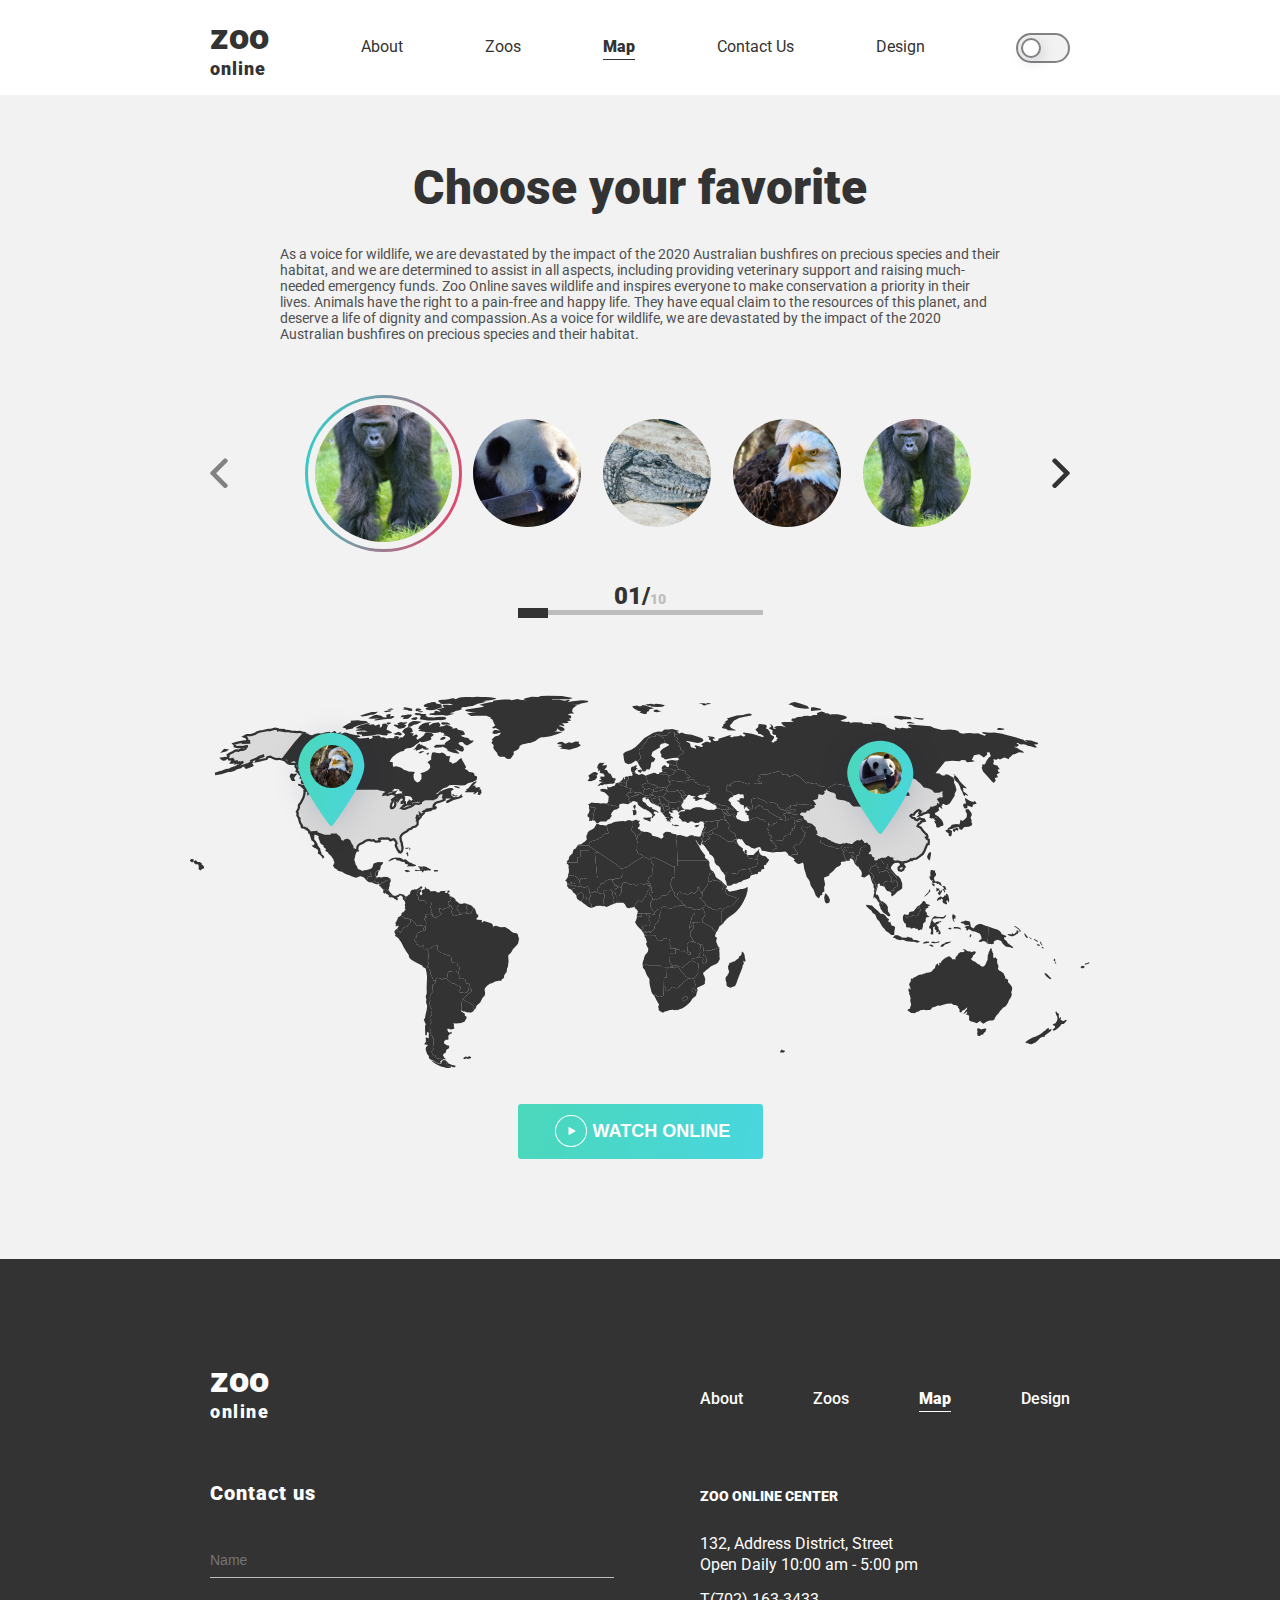
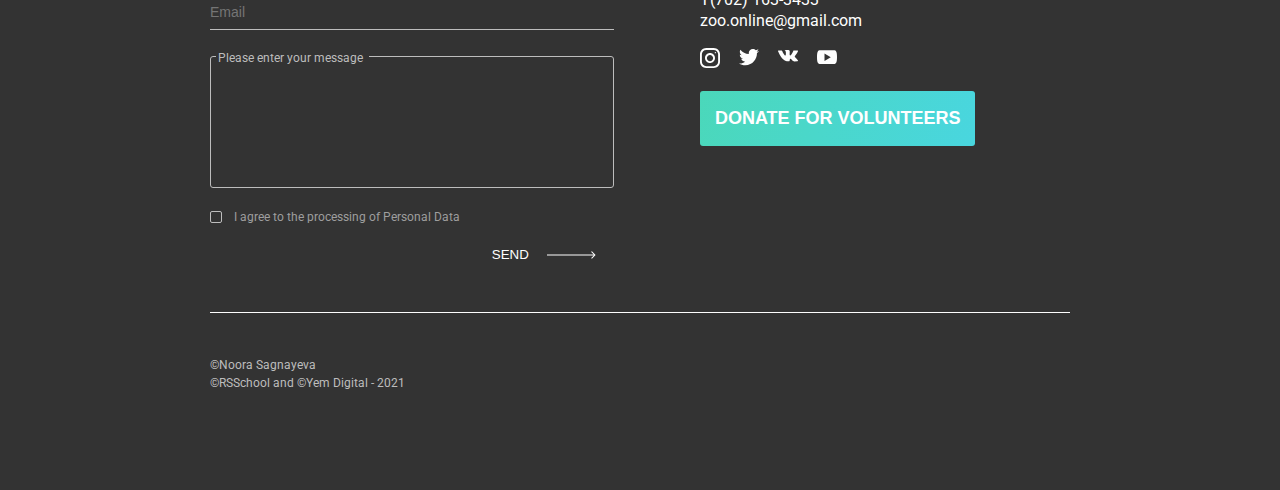
<file: pages/main/map.html>
<!DOCTYPE html>
<html lang="en">

<head>
    <meta charset="UTF-8">
    <meta http-equiv="X-UA-Compatible" content="IE=edge">
    <meta name="viewport" content="width=device-width, initial-scale=1.0">
    <title>Live broadcast</title>

    <link rel="icon" type="image/svg" sizes="32x32" href="icons/pin.svg">
    <link rel="stylesheet" href="css/style.css">
</head>

<body>

    <!-- FAVICON FROM FLATICOM -->
    <!-- <div>Icons made by <a href="https://www.freepik.com" title="Freepik">Freepik</a> from <a href="https://www.flaticon.com/" title="Flaticon">www.flaticon.com</a></div> -->

    <div class="wrapper flex">
        <!-- HEADER -->
        <header class="header">
            <div class="header__body outer-container flex flex-jc-sb flex-ai-c">
                <div class="header__logo flex flex-fd-col">
                    <a href="index.html">
                        <p>Zoo</p>
                        <h5>online</h5>
                    </a>
                </div>
                <!-- NAVIGATION -->
                <nav class="header__menu">
                    <!-- Will be landing scroll -->
                    <ul class="header__list flex">
                        <li>
                            <a class="header__list__item" href="index.html">about</a>
                        </li>
                        <li>
                            <a class="header__list__item" href="live.html">zoos</a>
                        </li>
                        <li>
                            <a class="header__list__item header__list__item-active" href="#">map</a>
                        </li>
                        <li>
                            <a class="header__list__item" href="#contact-us">contact us</a>
                        </li>
                        <li>
                            <a class="header__list__item" href="https://www.figma.com/file/HKt5Nlx0jghQtJp6jW9q8F/zooApp?node-id=0%3A1">design</a>
                        </li>
                        <ul class="header__list__item_hidden">
                            <li class="list__item__burger">
                                <a class="list__item__social" href="https://www.instagram.com/">
                                    <svg width="20" height="20" viewBox="0 0 20 20" fill="none" xmlns="http://www.w3.org/2000/svg">
                                        <path d="M13.75 0H6.25C2.79875 0 0 2.79875 0 6.25V13.75C0 17.2013 2.79875 20 6.25 20H13.75C17.2013 20 20 17.2013 20 13.75V6.25C20 2.79875 17.2013 0 13.75 0ZM18.125 13.75C18.125 16.1625 16.1625 18.125 13.75 18.125H6.25C3.8375 18.125 1.875 16.1625 1.875 13.75V6.25C1.875 3.8375 3.8375 1.875 6.25 1.875H13.75C16.1625 1.875 18.125 3.8375 18.125 6.25V13.75Z" fill="#FEFEFE"/>
                                        <path d="M10 5C7.23875 5 5 7.23875 5 10C5 12.7613 7.23875 15 10 15C12.7613 15 15 12.7613 15 10C15 7.23875 12.7613 5 10 5ZM10 13.125C8.2775 13.125 6.875 11.7225 6.875 10C6.875 8.27625 8.2775 6.875 10 6.875C11.7225 6.875 13.125 8.27625 13.125 10C13.125 11.7225 11.7225 13.125 10 13.125Z" fill="#FEFEFE"/>
                                        <path d="M15.3752 5.29148C15.7432 5.29148 16.0415 4.99319 16.0415 4.62523C16.0415 4.25727 15.7432 3.95898 15.3752 3.95898C15.0073 3.95898 14.709 4.25727 14.709 4.62523C14.709 4.99319 15.0073 5.29148 15.3752 5.29148Z" fill="#FEFEFE"/>
                                        </svg>
                                </a>
                            </li>
                            <li class="list__item__burger">
                                <a class="list__item__social" href="https://www.twitter.com/">
                                    <svg width="20" height="17" viewBox="0 0 20 17" fill="none" xmlns="http://www.w3.org/2000/svg">
                                        <path d="M20 1.92375C19.2563 2.25 18.4637 2.46625 17.6375 2.57125C18.4875 2.06375 19.1363 1.26625 19.4412 0.305C18.6488 0.7775 17.7738 1.11125 16.8412 1.2975C16.0887 0.49625 15.0162 0 13.8462 0C11.5763 0 9.74875 1.8425 9.74875 4.10125C9.74875 4.42625 9.77625 4.73875 9.84375 5.03625C6.435 4.87 3.41875 3.23625 1.3925 0.7475C1.03875 1.36125 0.83125 2.06375 0.83125 2.82C0.83125 4.24 1.5625 5.49875 2.6525 6.2275C1.99375 6.215 1.3475 6.02375 0.8 5.7225C0.8 5.735 0.8 5.75125 0.8 5.7675C0.8 7.76 2.22125 9.415 4.085 9.79625C3.75125 9.8875 3.3875 9.93125 3.01 9.93125C2.7475 9.93125 2.4825 9.91625 2.23375 9.86125C2.765 11.485 4.2725 12.6788 6.065 12.7175C4.67 13.8088 2.89875 14.4662 0.98125 14.4662C0.645 14.4662 0.3225 14.4513 0 14.41C1.81625 15.5813 3.96875 16.25 6.29 16.25C13.835 16.25 17.96 10 17.96 4.5825C17.96 4.40125 17.9538 4.22625 17.945 4.0525C18.7588 3.475 19.4425 2.75375 20 1.92375Z" fill="#FEFEFE"/>
                                        </svg>
                                </a>
                            </li>
                            <li class="list__item__burger">
                                <a class="list__item__social" href="https://www.youtube.com">
                                    <svg width="20" height="14" viewBox="0 0 20 14" fill="none" xmlns="http://www.w3.org/2000/svg">
                                        <path d="M19.15 1.575C18.6075 0.61 18.0188 0.4325 16.82 0.365C15.6225 0.28375 12.6112 0.25 10.0025 0.25C7.38875 0.25 4.37625 0.28375 3.18 0.36375C1.98375 0.4325 1.39375 0.60875 0.84625 1.575C0.2875 2.53875 0 4.19875 0 7.12125C0 7.12375 0 7.125 0 7.125C0 7.1275 0 7.12875 0 7.12875V7.13125C0 10.0413 0.2875 11.7137 0.84625 12.6675C1.39375 13.6325 1.9825 13.8075 3.17875 13.8888C4.37625 13.9588 7.38875 14 10.0025 14C12.6112 14 15.6225 13.9587 16.8212 13.89C18.02 13.8087 18.6087 13.6338 19.1513 12.6688C19.715 11.715 20 10.0425 20 7.1325C20 7.1325 20 7.12875 20 7.12625C20 7.12625 20 7.12375 20 7.1225C20 4.19875 19.715 2.53875 19.15 1.575ZM7.5 10.875V3.375L13.75 7.125L7.5 10.875Z" fill="#FEFEFE"/>
                                        </svg>
                                </a>
                            </li>
                            <li class="list__item__burger">
                                <a class="list__item__social" href="https://www.vk.com/">
                                    <svg fill="none" height="12" viewBox="0 0 20 12" width="20" xmlns="http://www.w3.org/2000/svg"><path d="m19.8217 10.1784c-.0537-.0901-.3862-.81261-1.9864-2.29772-1.6751-1.55511-1.4501-1.30259.5676-3.99154 1.2288-1.63762 1.7201-2.63769 1.5663-3.065224-.1462-.407529-1.05-.300022-1.05-.300022l-3.0053.017502s-.2225-.030003-.3887.068755c-.1613.097507-.2651.322523-.2651.322523s-.4762 1.267596-1.1113 2.345176c-1.3388 2.27391-1.8751 2.39392-2.0939 2.25266-.5088-.32877-.3813-1.32259-.3813-2.02765 0-2.20391.3338-3.122726-.6513-3.360244-.3275-.0787554-.5675-.1312593-1.40382-.14000992-1.07257-.01125082-1.98139.00375027-2.49518.25501892-.34252.167512-.60629.54129-.44503.562541.19876.026252.6488.121259.88756.446284.30878.41878.29753 1.36135.29753 1.36135s.17751 2.59394-.41378 2.91646c-.40628.22127-.96258-.23001-2.15641-2.29392-.6113-1.05632-1.07383-2.22516-1.07383-2.22516s-.08876-.217515-.24752-.333773c-.19251-.141261-.46253-.186264-.46253-.186264l-2.857713.017501s-.428782.012502-.5862931.198765c-.1400103.166262-.0112509.508791-.0112509.508791s2.237667 5.23413 4.770347 7.87307c2.32392 2.41893 4.96162 2.26013 4.96162 2.26013h1.1951s.3613-.04.545-.2387c.17-.1825.1638-.5251.1638-.5251s-.0238-1.60383.7213-1.8401c.7338-.23252 1.6764 1.5501 2.6752 2.2364.755.5188 1.3288.405 1.3288.405l2.6715-.0375s1.3976-.0862.735-1.185z" fill="#fefefe"/></svg>
                                </a>
                            </li>
                        </ul>
                    </ul>
                </nav>
                <!-- TOGGLE SWITCHER -->
                <div class="theme-switch-wrapper">
                    <label class="theme-switch" for="checkbox">
                        <input type="checkbox" id="checkbox" />
                        <div class="slider round"></div>
                  </label>
                </div>
                <!-- BURGER -->
                <div class="menu__icon">
                    <span></span>
                </div>
            </div>
        </header>

        <!-- MAIN -->
        <main class="main flex flex-fd-col flex-jc-c">
            <section class="favorite inner-container">
                <div class="favorite__content">
                    <h3 class="favorite__title section-title">
                        Choose your favorite
                    </h3>
                    <p class="favorite__text text">
                        As a voice for wildlife, we are devastated by the impact of the 2020 Australian bushfires on precious species and their habitat, and we are determined to assist in all aspects, including providing veterinary support and raising much-needed emergency funds.
                        Zoo Online saves wildlife and inspires everyone to make conservation a priority in their lives. Animals have the right to a pain-free and happy life. They have equal claim to the resources of this planet, and deserve a life of
                        dignity and compassion.As a voice for wildlife, we are devastated by the impact of the 2020 Australian bushfires on precious species and their habitat.
                    </p>
                </div>
            </section>

            <section class="map-carousel outer-container">
                <div class="control slider__button__left">
                    <div class="arrow slider__button__left"><svg class="icon" width="18" height="30" viewBox="0 0 18 30" fill="none" xmlns="http://www.w3.org/2000/svg">
                            <path class="btn-left" d="M0.666298 16.1706L14.0167 29.5207C14.3255 29.8298 14.7376 30 15.1772 30C15.6167 30 16.0289 29.8298 16.3376 29.5207L17.3208 28.5378C17.9605 27.8973 17.9605 26.8564 17.3208 26.2169L6.11016 15.0062L17.3332 3.78314C17.642 3.47412 17.8125 3.06217 17.8125 2.6229C17.8125 2.18315 17.642 1.7712 17.3332 1.46194L16.3501 0.479263C16.0411 0.17024 15.6291 0 15.1896 0C14.7501 0 14.3379 0.17024 14.0291 0.479263L0.666298 13.8416C0.356789 14.1516 0.18679 14.5655 0.187767 15.0055C0.18679 15.4472 0.356789 15.8608 0.666298 16.1706Z" fill="#333333"/>
                            </svg></div>
                </div>
                <div class="favorite__carousel flex flex-jc-fs flex-ai-c">
                    <div class="favorite__carousel__container flex flex-jc-fs flex-ai-c">
                        <div class="favorite__carousel__item favorite__item_active" title="Gorilla">
                            <div class="favorite__carousel__img">
                                <img class="favorite__carousel__image" src="images/gallery/gorilla.png" alt="Gorilla">
                            </div>
                        </div>
                        <div class="favorite__carousel__item" title="Panda">
                            <div class="favorite__carousel__img">
                                <img class="favorite__carousel__image" src="images/gallery/pandada.png" alt="Panda">
                            </div>
                        </div>
                        <div class="favorite__carousel__item" title="Crocodile">
                            <div class="favorite__carousel__img">
                                <img class="favorite__carousel__image" src="images/gallery/crocodile.png" alt="Crocodile">
                            </div>
                        </div>
                        <div class="favorite__carousel__item" title="Eagle">
                            <div class="favorite__carousel__img">
                                <img class="favorite__carousel__image" src="images/gallery/eagle.png" alt="Eagle">
                            </div>
                        </div>
                        <div class="favorite__carousel__item" title="Gorilla">
                            <div class="favorite__carousel__img">
                                <img class="favorite__carousel__image" src="images/gallery/gorilla.png" alt="Gorilla">
                            </div>
                        </div>
                        <div class="favorite__carousel__item" title="Panda">
                            <div class="favorite__carousel__img">
                                <img class="favorite__carousel__image" src="images/gallery/pandada.png" alt="Panda">
                            </div>
                        </div>
                        <div class="favorite__carousel__item" title="Crocodile">
                            <div class="favorite__carousel__img">
                                <img class="favorite__carousel__image" src="images/gallery/crocodile.png" alt="Crocodile">
                            </div>
                        </div>
                        <div class="favorite__carousel__item" title="Eagle">
                            <div class="favorite__carousel__img">
                                <img class="favorite__carousel__image" src="images/gallery/eagle.png" alt="Eagle">
                            </div>
                        </div>
                        <div class="favorite__carousel__item" title="Gorilla">
                            <div class="favorite__carousel__img">
                                <img class="favorite__carousel__image" src="images/gallery/gorilla.png" alt="Gorilla">
                            </div>
                        </div>
                        <div class="favorite__carousel__item" title="Panda">
                            <div class="favorite__carousel__img">
                                <img class="favorite__carousel__image" src="images/gallery/pandada.png" alt="Panda">
                            </div>
                        </div>
                        <div class="favorite__carousel__item" title="Crocodile">
                            <div class="favorite__carousel__img">
                                <img class="favorite__carousel__image" src="images/gallery/crocodile.png" alt="Crocodile">
                            </div>
                        </div>
                        <div class="favorite__carousel__item" title="Eagle">
                            <div class="favorite__carousel__img">
                                <img class="favorite__carousel__image" src="images/gallery/eagle.png" alt="Eagle">
                            </div>
                        </div>
                        <div class="favorite__carousel__item" title="Gorilla">
                            <div class="favorite__carousel__img">
                                <img class="favorite__carousel__image" src="images/gallery/gorilla.png" alt="Gorilla">
                            </div>
                        </div>
                        <div class="favorite__carousel__item" title="Panda">
                            <div class="favorite__carousel__img">
                                <img class="favorite__carousel__image" src="images/gallery/pandada.png" alt="Panda">
                            </div>
                        </div>
                        <div class="favorite__carousel__item" title="Crocodile">
                            <div class="favorite__carousel__img">
                                <img class="favorite__carousel__image" src="images/gallery/crocodile.png" alt="Crocodile">
                            </div>
                        </div>
                        <div class="favorite__carousel__item" title="Eagle">
                            <div class="favorite__carousel__img">
                                <img class="favorite__carousel__image" src="images/gallery/eagle.png" alt="Eagle">
                            </div>
                        </div>
                    </div>


                </div>
                <div class="control slider__button__right">
                    <div class="arrow slider__button__right"><svg class="icon" width="18" height="30" viewBox="0 0 18 30" fill="none" xmlns="http://www.w3.org/2000/svg">
                                <path class="btn-right" d="M17.3337 13.8294L3.98332 0.479264C3.67454 0.170243 3.26235 0 2.82284 0C2.38334 0 1.97114 0.170243 1.66237 0.479264L0.679203 1.46218C0.0394526 2.10267 0.0394526 3.14363 0.679203 3.78314L11.8898 14.9938L0.666764 26.2169C0.357986 26.5259 0.1875 26.9378 0.1875 27.3771C0.1875 27.8168 0.357986 28.2288 0.666764 28.5381L1.64993 29.5207C1.95895 29.8298 2.3709 30 2.81041 30C3.24991 30 3.66211 29.8298 3.97088 29.5207L17.3337 16.1584C17.6432 15.8484 17.8132 15.4345 17.8122 14.9945C17.8132 14.5528 17.6432 14.1392 17.3337 13.8294Z" fill="#333333"/>
                                </svg></div>
                </div>
                <div class="section-range">
                    <!-- MAP PAGINATION -->
                    <div class="range__carousel__pagination flex flex-fd-col flex-ai-c">
                        <p class="range-numbers"><span class="section-numbers">01/</span><span class="map-range-length">16</span></p>
                        <input id="map-range" class="range" type="range" min='1' max='8' step='1' value='1'>
                    </div>
                </div>
            </section>
            <!--MAP -->
            <section class="map">
                <div class="inner-container map__container">
                    <div class="map__image">
                        <svg width="1200" height="498" viewBox="0 0 1200 498" fill="none" xmlns="http://www.w3.org/2000/svg">
                            <path class="map-theme" d="M742.625 212.977L743.227 212.795L743.438 213.779L746.131 213.219L749.036 213.31L751.157 213.415L753.339 210.995L755.747 208.711L757.748 206.518L758.515 207.743L759.252 210.556L757.477 210.572L757.387 212.886L758.049 213.385L756.529 214.081L756.634 215.533L755.747 217.016L755.762 218.438L755.115 219.194L744.446 217.409L742.821 213.794L742.625 212.977Z" fill="#333333"/>
                            <path class="map-theme" d="M771.425 172.316L775.111 173.677L777.609 173.193L778.076 171.574L780.694 171.045L782.454 169.956L782.665 167.112L785.434 166.416L785.75 165.146L787.51 166.099L788.563 166.204L790.459 166.235L793.152 166.991L794.266 167.43L796.538 166.28L797.802 166.961L798.614 165.327L800.661 165.403L801.082 164.888L801.187 163.451L802.421 162.211L804.407 163.013L804.242 164.102L805.295 164.268L805.521 167.278L807.071 168.443L808.124 167.687L809.583 167.339L811.404 165.736L813.796 166.008H817.302L818.1 167.036L816.204 167.43L814.594 168.095L810.757 168.504L807.221 169.26L805.506 170.803L806.574 172.316L807.266 174.101L805.807 175.598L806.183 176.96L805.446 178.245L802.165 178.14L803.881 180.499L801.834 181.392L800.706 183.54L801.202 185.688L799.999 186.686L798.675 186.353L796.102 186.822L795.876 187.821H793.303L791.648 189.833L791.919 192.873L787.615 194.34L785.163 194.038L784.561 194.809L782.424 194.356L779.024 194.9L773.005 193.07L775.758 189.848L775.187 187.549L772.493 186.943L771.937 184.69L770.432 181.846L771.636 179.879L770.071 179.365L770.658 176.763L771.425 172.316Z" fill="#333333"/>
                            <path class="map-theme" d="M631.401 150.185L631.055 151.395L631.612 152.923L633.071 153.8L633.056 154.738L631.988 155.253L631.853 156.417L630.378 158.142L629.791 157.885L629.686 157.098L627.745 155.903L627.354 154.209L627.504 151.773L627.91 150.669L627.308 150.094L627.022 148.96L628.377 147.205L628.617 147.886L629.505 147.568L630.273 148.521L631.1 148.884L631.401 150.185Z" fill="#333333"/>
                            <path class="map-theme" d="M708.966 152.909L713.571 152.35L714.398 153.287L715.752 153.908L715.196 154.8L717.137 156.025L716.339 157.16L717.889 158.128L719.484 158.718L719.86 161.184L718.656 161.29L717.016 159.232L716.956 158.688H715.466L714.353 157.735L713.661 157.826L712.201 156.782L709.583 155.904L709.689 154.165L708.966 152.909Z" fill="#333333"/>
                            <path class="map-theme" d="M620.357 320.168L621.214 322.83L622.222 324.963L623.035 326.112L624.389 327.973L626.736 327.686L627.91 327.186L629.881 327.686L630.408 326.793L631.326 324.721L633.538 324.585L633.733 323.964L635.554 323.949L635.223 325.235L639.541 325.205L639.586 327.444L640.293 328.82L639.737 330.968L639.978 333.146L641.136 334.478L640.895 338.698L641.768 338.38L643.318 338.471L645.53 337.942L647.14 338.138L647.501 339.243L647.064 340.982L647.651 342.646L647.11 343.977L647.38 345.203L640.008 345.157L639.616 356.487L641.934 359.407L644.176 361.63L637.66 363.083L629.129 362.583L626.722 360.874L612.412 361.025L611.87 361.267L609.794 359.664L607.507 359.558L605.385 360.163L603.67 360.844L603.369 358.605L603.896 355.474L605.16 352.206L605.355 350.678L606.544 347.472L607.402 346.019L609.463 343.69L610.607 342.102L611.013 339.47L610.847 337.442L609.794 336.172L608.861 334.009L608.003 331.876L608.199 331.135L609.298 329.728L608.244 326.294L607.537 323.904L605.762 321.65L606.108 320.969L607.582 320.485L608.605 320.561L609.854 320.122L620.357 320.168ZM606.514 319.487L605.611 319.865L604.678 317.188L606.123 315.645L607.191 315.055L608.53 316.265L607.221 317.021L606.634 317.929L606.514 319.487Z" fill="#333333"/>
                            <path class="map-theme" d="M353.354 496.167L350.375 496.349L348.388 495.078L346.432 494.987H343.002L340.745 486.985L342.445 488.649L344.792 491.326L349.562 493.474L354.287 494.382L353.354 496.167ZM334.305 377.845L336.607 380.416L337.705 377.557L341.723 377.709L342.355 378.465L349.321 384.289L352.24 384.818L356.754 387.45L360.471 388.857L361.133 390.43L358.229 395.846L361.84 396.814L365.797 397.358L368.491 396.783L371.38 394.046L371.666 390.899L373.336 390.218L375.262 392.276L375.457 395.135L372.719 397.101L370.522 398.538L366.956 402.002L362.863 406.873L362.322 409.732L361.84 413.393L362.322 416.948L361.675 417.749L361.705 420.049L361.72 421.909L366.49 424.98L366.354 427.431L368.701 428.989L368.777 430.728L366.174 435.312L361.434 437.233L354.753 437.974L350.961 437.611L352.03 439.744L351.789 442.421L352.737 444.221L350.931 445.477L347.561 445.976L344.085 444.675L342.957 445.613L344.1 449.153L346.568 450.242L348.193 449.107L349.532 450.968L346.658 452.072L344.416 454.296L344.657 457.896L344.266 459.802L341.121 459.817L338.909 461.648L338.563 464.325L342.4 466.942L345.71 467.668L345.319 470.875L341.903 472.902L340.805 477.092L338.187 478.499L337.284 480.178L339.315 483.899L342.024 485.972L340.609 485.79L337.465 485.23L329.52 484.746L327.594 482.659L326.917 479.981L324.81 480.208L323.306 478.907L321.997 475.126L324.088 473.552L324.555 471.283L323.712 469.468L324.705 466.412L324.795 461.678L323.953 459.575L325.247 458.91L324.585 457.548L322.884 456.837L323.652 455.34L321.846 453.978L320.176 449.864L321.365 449.138L319.905 444.781L319.965 441.12L320.251 437.929L322.042 436.628L320.372 433.149L319.77 429.866L321.952 427.536L321.38 424.556L322.764 421.062L322.268 417.78L321.274 417.129L318.762 410.973L320.372 407.297L319.574 403.848L320.402 400.611L322.252 397.252L324.449 395.044L323.231 393.637L323.832 392.503L323.065 386.558L326.691 384.788L327.519 381.097L327.007 380.204L329.625 376.982L334.305 377.845Z" fill="#333333"/>
                            <path class="map-theme" d="M618.055 127.799L617.889 129.266H616.038L616.73 130.037L615.752 132.337L615.166 132.942L612.277 133.033L610.651 133.849L607.898 133.562L603.143 132.639L602.346 131.399L599.111 132.019L598.75 132.7L596.733 132.201L595.048 132.095L593.528 131.444L594.01 130.567L593.859 129.932L594.837 129.735L596.553 130.733L596.974 129.795L599.893 129.947L602.225 129.296L603.805 129.417L604.858 130.143L605.144 129.538L604.573 127.209L605.731 126.755L606.815 125.106L609.297 126.256L611.073 124.804L612.201 124.531L614.819 125.62L616.339 125.439L617.889 126.104L617.663 126.558L618.055 127.799Z" fill="#333333"/>
                            <path class="map-theme" d="M1052.27 444.631L1055.02 445.872L1057.05 445.388L1059.97 444.692L1061.9 444.934L1060.32 449.169L1058.63 450.41L1057.02 453.284L1056.29 452.301L1052.86 454.797L1052.26 454.6L1050.24 454.494L1049.53 451.439L1050.07 449.079L1049.44 445.963L1050.19 444.329L1052.27 444.631ZM1070.76 348.243L1071.68 351.041L1074.12 349.695L1075.1 351.208L1076.62 352.584L1076.03 354.173L1076.34 357.228L1076.62 358.998L1077.44 359.437L1077.92 362.477L1077.28 364.323L1078 366.743L1081.49 368.604L1083.66 370.298L1085.73 371.856L1085.1 372.718L1086.68 374.942L1087.25 378.799L1088.82 378.013L1089.9 379.571L1090.88 379.011L1090.65 382.793L1092.64 384.986L1093.95 386.347L1095.98 389.222L1096.24 392.096L1095.8 394.123L1094.97 396.331L1095.8 399.357L1094.7 402.518L1093.62 404.167L1091.74 407.359L1091.18 409.401L1089.69 411.957L1087.13 415.21L1084 416.964L1081.82 419.717L1080.08 421.487L1077.98 424.573L1076.03 426.343L1074.19 429.02L1072.84 431.486L1072.6 432.606L1070.18 433.846L1066.32 433.982L1062.62 435.449L1060.53 436.826L1057.9 438.354L1055.7 436.781L1053.85 436.145L1055.08 434.285L1052.98 434.965L1049.04 437.552L1046.46 436.584L1044.75 436.024L1042.9 435.767L1039.99 434.738L1038.58 432.53L1038.89 429.822L1038.71 428.022L1037.52 426.57L1034.38 426.131L1036.06 424.407L1036.09 421.76L1033.63 424.225L1030.38 424.876L1032.8 422.909L1033.96 420.852L1035.82 419.097L1036.35 416.45L1032.63 419.506L1030.12 420.716L1027.92 423.56L1025.7 422.092L1026.39 420.201L1025.02 417.6L1023.61 416.268L1024.48 415.452L1020.67 413.288L1018.28 413.183L1015.45 411.443L1009.18 411.776L1004.36 413.062L1000.12 414.257L996.898 414.015L992.761 415.845L989.556 416.662L988.382 418.538L986.712 419.99L983.778 420.08L981.536 420.398L978.677 419.748L976.104 420.126L973.697 420.292L971.139 422.198L970.191 422.032L968.19 423.045L966.233 424.18L963.766 424.044H961.479L958.454 421.76L956.784 421.079L957.401 419.037L959.222 418.553L960.019 417.736L960.215 416.465L961.253 413.984L961.388 411.867L960.41 408.251L960.305 406.224L960.907 404.182L960.034 401.868L960.17 400.824L958.921 399.402L959.056 396.604L957.627 393.775L957.431 392.262L958.665 393.805L958.123 390.492L959.658 391.521L960.425 392.913L960.711 391.082L959.508 388.269L959.372 387.149L958.755 386.09L959.493 384.018L960.365 383.141L961.133 381.356L961.103 379.283L962.968 376.712L962.788 379.434L964.669 376.969L967.708 375.789L969.664 374.261L972.538 372.96L974.178 372.688L975.081 373.127L978.06 371.795L980.257 371.402L980.904 370.616L981.882 370.298L983.808 370.374L987.675 369.33L989.812 367.757L991 365.851L993.317 364.035L993.663 362.613L994.025 360.677L996.883 357.652L997.967 360.723L999.562 360.027L998.524 358.333L999.863 356.608L1001.32 357.38L1002.09 354.672L1004.23 352.917L1005.23 351.51L1007.09 350.905L1007.25 349.907L1008.77 350.33L1008.92 349.438L1010.55 348.924L1012.31 348.44L1014.74 350.073L1016.46 352.191L1018.67 352.206L1020.88 352.539L1020.36 350.587L1022.37 347.729L1024.07 346.806L1023.62 345.913L1025.37 343.886L1027.64 342.631L1029.41 343.054L1032.47 342.374L1032.57 340.558L1030.08 339.378L1032.02 338.864L1034.29 339.757L1036.03 341.209L1038.94 342.116L1039.98 341.769L1042.07 342.858L1044.25 341.844L1045.54 342.147L1046.45 341.466L1047.89 343.221L1046.75 345.127L1045.24 346.564L1044.01 346.685L1044.27 348.107L1043 349.892L1041.54 351.646L1041.66 352.645L1044.22 354.611L1046.79 355.761L1048.45 356.986L1050.71 359.089H1051.7L1053.41 359.996L1053.77 361.101L1056.96 362.311L1059.48 361.086L1060.47 359.18L1061.4 357.606L1062.13 355.64L1063.59 352.811L1063.31 351.087L1063.71 350.058L1063.54 348.016L1064.32 345.338L1065.09 344.612L1064.67 343.417L1065.72 341.542L1066.59 339.575L1066.79 338.562L1068.23 337.23L1069.06 338.97L1069.08 341.209L1069.92 341.632V343.13L1071 344.945L1071.03 346.957L1070.76 348.243Z" fill="#333333"/>
                            <path class="map-theme" d="M714.353 157.735L715.466 158.688H716.971L717.016 159.232L718.656 161.29L716.264 160.821L714.353 159.172L713.661 157.826L714.353 157.735ZM721.665 152.456L723.185 152.698L723.637 151.79L725.442 150.353L727.473 152.229L729.55 154.755L731.145 154.921L732.319 155.889L729.58 156.177L729.369 158.945L728.948 160.201L727.82 161.032L728.136 162.802L727.308 162.984L724.961 161.108L725.894 159.338L724.765 158.295L723.531 158.552L719.86 161.184L719.484 158.718L717.889 158.128L716.339 157.16L717.151 156.025L715.195 154.8L715.752 153.908L714.398 153.288L713.57 152.35L714.323 151.775L716.971 152.788L718.807 153L719.213 152.592L717.302 150.655L718.099 150.156L719.062 150.277L721.665 152.456Z" fill="#333333"/>
                            <path class="map-theme" d="M625.458 139.462L626.661 139.446L625.924 141.02L627.624 142.396L627.233 144.075L626.451 144.227L625.849 144.559L624.811 145.376L624.434 147.343L621.395 145.996L620.056 144.499L618.732 143.712L617.137 142.381L616.354 141.277L614.639 139.598L615.256 138.115L616.49 138.947L617.182 138.206L618.717 138.115L621.621 138.72L623.908 138.66L625.458 139.462Z" fill="#333333"/>
                            <path class="map-theme" d="M887.389 220.829L887.645 223.37L886.351 222.841L886.938 225.7L885.704 223.839L885.283 222.039L884.395 220.314L882.649 218.242L879.399 218.106L879.911 219.573L879.068 221.555L877.488 220.829L877.052 221.479L876.014 221.086L874.615 220.768L873.697 217.834L872.132 215.156L872.433 213.008L870.146 212.055L870.748 210.754L872.734 209.438L869.95 207.547L870.823 205.127L873.817 206.67L875.502 206.851L876.179 209.317L879.565 209.816L882.8 209.756L884.906 210.361L883.733 213.386L882.198 213.583L881.401 215.61L883.567 217.455L883.823 215.186L884.786 215.171L887.389 220.829Z" fill="#333333"/>
                            <path class="map-theme" d="M573.005 116.286L575.382 116.573L578.377 115.832L580.468 117.39L582.274 118.222L581.958 120.642L581.115 120.778L580.799 122.775L577.91 121.142L576.24 121.429L573.938 119.735L572.403 118.313L570.898 118.252L570.417 116.997L573.005 116.286Z" fill="#333333"/>
                            <path class="map-theme" d="M552.21 264.954L549.788 264.031L548.118 264.168L546.869 265.06L545.274 264.319L544.657 263.139L543.062 262.368L542.836 260.295L543.814 258.782L543.739 257.587L546.553 254.638L547.08 252.187L548.058 251.325L549.773 251.809L551.263 251.083L551.744 250.16L554.498 248.572L555.175 247.452L558.485 245.985L560.426 245.471L561.314 246.151L563.586 246.136L563.3 247.861L563.781 249.494L565.767 251.809L565.888 253.533L569.965 254.335L569.89 256.786L569.123 257.845L567.392 258.177L566.67 259.735L565.451 260.129L562.337 260.053L560.697 259.781L559.553 260.356L557.988 260.083L551.819 260.265L551.729 262.277L552.21 264.954Z" fill="#333333"/>
                            <path class="map-theme" d="M637.765 141.686L638.834 143.153L640.098 142.896L642.701 143.455L647.621 143.637L649.201 142.729L653.068 141.897L655.596 143.198L657.597 143.576L655.987 145.044L654.979 147.6L656.228 149.642L653.309 149.158L649.968 150.278L650.074 152.063L647.034 152.395L644.582 151.155L641.948 152.138L639.466 152.032L639.059 149.673L637.314 148.523L637.826 148.024L637.434 147.6L637.916 146.466L639.12 145.346L637.389 143.803L636.998 142.502L637.765 141.686Z" fill="#333333"/>
                            <path class="map-theme" d="M666.715 315.266L666.52 310.985L665.632 309.366L667.799 309.638L668.897 307.611L670.793 307.853L670.988 309.245L671.756 310.062L671.786 311.212L670.898 311.953L669.499 313.813L668.19 315.099L666.715 315.266Z" fill="#333333"/>
                            <path class="map-theme" d="M571.831 276.995L568.897 277.403L568.009 274.953L568.175 266.784L567.453 266.043L567.317 264.304L566.083 263.063L565 262.004L565.451 260.129L566.67 259.735L567.392 258.177L569.123 257.844L569.89 256.785L571.079 255.742L572.358 255.727L575.066 257.769L574.931 258.964L575.728 261.066L575.036 262.503L575.412 263.456L573.697 265.665L572.599 266.754L571.937 268.993L572.027 271.262L571.831 276.995Z" fill="#333333"/>
                            <path class="map-theme" d="M968.867 283.152L970.236 281.821L973.185 279.885L973.095 281.624L972.96 283.909L971.259 283.788L970.552 284.998L968.867 283.152Z" fill="#333333"/>
                            <path class="map-theme" d="M341.723 377.709L337.706 377.558L336.607 380.417L334.305 377.845L329.626 376.983L327.007 380.205L324.525 380.689L322.689 375.773L320.432 371.779L321.245 368.33L319.274 366.818L318.596 364.261L316.685 361.826L318.626 357.983L316.896 354.988L317.633 353.793L316.911 352.477L318.19 350.692L318.07 347.667L318.1 345.171L318.807 343.961L315.452 338.228L318.1 338.53L319.921 338.455L320.673 337.381L323.712 335.928L325.518 334.597L330.152 333.992L329.881 336.67L330.378 338.031L330.197 340.421L334.2 343.613L338.202 344.188L339.662 345.519L342.099 346.23L343.619 347.258L345.846 347.228L347.952 348.287L348.223 350.344L348.96 351.388L349.096 352.916L348.073 352.976L349.668 357.121L356.454 357.272L356.062 359.33L356.529 360.737L358.515 361.735L359.493 363.943L359.057 366.757L358.199 368.315L358.681 370.342L357.627 371.083L357.492 369.979L354.076 368.164L350.811 368.118L344.747 369.147L343.303 372.278L343.378 374.199L342.355 378.465L341.723 377.709Z" fill="#333333"/>
                            <path class="map-theme" d="M362.863 406.873L366.956 402.017L370.522 398.553L372.719 397.101L375.457 395.135L375.277 392.276L373.336 390.218L371.666 390.914L372.177 388.842L372.463 386.739L372.298 384.788L370.989 384.137L369.725 384.712L368.401 384.546L367.874 383.184L367.287 379.917L366.55 378.843L364.097 377.89L362.728 378.586L358.966 377.905L358.816 373.065L357.627 371.083L358.68 370.342L358.199 368.315L359.057 366.757L359.493 363.943L358.515 361.734L356.529 360.736L356.062 359.329L356.454 357.272L349.668 357.121L348.073 352.976L349.096 352.915L348.96 351.388L348.223 350.344L347.952 348.287L345.846 347.228L343.619 347.258L342.099 346.229L339.662 345.518L338.202 344.187L334.2 343.612L330.197 340.421L330.378 338.031L329.881 336.669L330.152 333.992L325.518 334.597L323.712 335.928L320.673 337.38L319.92 338.454L318.1 338.53L315.451 338.227L313.465 338.847L311.84 338.439V333.024L309.012 335.126L305.867 335.035L304.452 333.129L302.075 332.933L302.767 331.405L300.706 329.242L299.111 326.035L300.029 325.385L299.969 323.872L302.09 322.843L301.684 320.922L302.557 319.682L302.782 318.033L306.8 315.597L309.704 314.917L310.17 314.387L313.375 314.554L314.865 304.797L314.94 303.254L314.368 301.212L312.788 299.911L312.803 297.339L314.82 296.749L315.527 297.112L315.662 295.751L313.571 295.388L313.541 293.164L320.477 293.24L321.666 292.015L322.644 293.134L323.336 295.237L324.013 294.798L325.954 296.674L328.723 296.447L329.43 295.358L332.078 294.526L333.553 293.951L333.974 292.438L336.517 291.425L336.336 290.683L333.327 290.381L332.86 288.127L333.026 285.752L331.446 284.829L332.123 284.496L334.756 284.95L337.57 285.843L338.608 284.996L341.181 284.451L345.184 283.12L346.508 281.759L346.056 280.76L347.922 280.594L348.72 281.426L348.238 282.984L349.457 283.528L350.239 285.177L349.231 286.433L348.629 289.458L349.532 291.258L349.773 292.907L351.955 294.571L353.7 294.753L354.106 294.057L355.235 293.89L356.845 293.27L358.003 292.332L359.974 292.635L360.847 292.499L362.773 292.786L363.104 292.06L362.517 291.364L362.878 290.32L364.308 290.638L365.993 290.275L368.024 291.031L369.574 291.773L370.688 290.804L371.485 290.956L371.967 291.954L373.667 291.697L375.051 290.351L376.165 287.734L378.316 284.466L379.52 284.3L380.378 286.266L382.319 292.499L384.23 293.073L384.32 295.539L381.627 298.459L382.74 299.533L389.029 300.092L389.165 303.662L391.873 301.333L396.357 302.603L402.286 304.782L404.031 306.869L403.459 308.836L407.597 307.731L414.534 309.622L419.86 309.486L425.141 312.421L429.731 316.414L432.484 317.443L435.524 317.579L436.833 318.698L438.097 323.236L438.728 325.385L437.404 331.269L435.644 333.598L430.754 338.545L428.602 342.569L426.074 345.655L425.187 345.73L424.284 348.347L424.765 355.018L424.013 360.509L423.727 362.854L422.674 364.261L422.283 369.026L418.957 373.67L418.551 377.361L415.813 378.903L415.12 381.036L411.314 381.021L405.882 382.398L403.519 383.986L399.683 385.03L395.77 387.859L393.092 391.398L392.806 394.061L393.543 396.027L393.212 399.627L392.581 401.367L390.339 403.333L387.119 409.611L384.38 412.44L382.213 414.119L381.025 417.507L378.993 419.549L377.805 417.522L379.129 415.828L376.857 413.408L373.923 411.441L370.116 409.142L368.852 409.248L365.075 406.495L362.863 406.873Z" fill="#333333"/>
                            <path class="map-theme" d="M290.911 214.703L290.038 214.884L289.391 212.827L288.217 211.798L289.255 209.529L290.279 209.681L291.151 212.63L290.911 214.703ZM291.181 204.659L287.299 205.233L287.239 203.902L288.924 203.63L291.197 203.736L291.181 204.659ZM294.04 204.613L293.107 207.154L292.521 206.701L292.822 204.84L291.452 203.433L291.497 203.01L294.04 204.613Z" fill="#333333"/>
                            <path class="map-theme" d="M880.98 200.407L882.574 201.541L882.695 203.735L879.866 203.841L876.887 203.599L874.78 204.158L871.41 202.812L871.229 202.086L873.11 199.439L874.826 198.531L877.444 199.363L879.294 199.454L880.98 200.407Z" fill="#333333"/>
                            <path class="map-theme" d="M652.662 365.23L653.354 365.88L654.392 367.938L658.244 371.856L659.749 372.234L659.703 373.489L660.651 375.743L663.345 376.288L665.526 377.906L660.456 380.523L657.206 383.186L655.942 385.561L654.828 386.907L652.917 387.194L652.24 388.888L651.834 390.008L649.562 390.84L646.733 390.658L645.108 389.66L643.649 389.236L641.918 390.053L641 391.763L639.315 392.837L637.51 394.425L634.997 394.788L634.259 393.548L634.666 391.369L632.71 387.981L631.777 387.451L632.078 377.044L635.554 376.923L635.99 364.232L638.608 364.111L644.085 362.855L645.394 364.337L647.681 362.931H648.749L650.766 362.129L651.398 362.386L652.662 365.23Z" fill="#333333"/>
                            <path class="map-theme" d="M637.585 107.119L640.684 107.134L644.025 105.788L644.551 103.776L647.034 102.627L646.553 101.038L648.418 100.433L651.653 99.0566L655.114 99.9491L655.686 100.842L657.296 100.403L660.516 101.265L661.057 102.944L660.501 103.897L662.803 106.242L664.202 106.892L664.097 107.543L666.339 108.163L667.392 109.116L666.249 109.903L663.63 109.782L663.059 110.114L663.962 111.294L665.045 113.594L662.291 113.805L661.389 114.577V116.377L660.064 116.029L657.16 116.211L656.213 115.379L655.069 115.999L653.79 115.484L651.232 115.409L647.531 114.547L644.22 114.274L641.723 114.35L640.037 115.318L638.503 115.454L638.292 113.866L637.148 112.217L639.014 111.476L638.894 110.054L637.871 108.692L637.585 107.119Z" fill="#333333"/>
                            <path class="map-theme" d="M247.802 235.895L247.832 235.366L248.268 235.2L248.87 235.623L250.345 233.475L251.022 233.43L250.992 233.959L251.654 233.974L251.488 234.942L250.766 236.47L251.022 237.03L250.54 238.3L250.721 238.648L250.149 240.449L249.367 241.386L248.72 241.492L247.907 242.733H246.854L247.501 238.709L247.802 235.895Z" fill="#333333"/>
                            <path class="map-theme" d="M300.796 19.3981L302.045 17.9157L305.325 18.0518L306.634 18.2939L308.605 19.5343L306.679 20.82L302.045 21.5613L300.646 20.7293L300.796 19.3981ZM310.26 22.7412L310.953 22.3327L309.658 21.6672L304.317 21.6218L304.121 22.6201L308.951 22.8471L310.26 22.7412ZM334.726 37.7017L336.652 39.5925L337.344 39.8043L340.73 39.3202L343.724 39.3959L346.673 39.5018L347.004 38.5185L343.333 36.552L337.164 36.1738L335.659 36.4159L334.726 37.7017ZM286.607 18.6115L282.936 19.6704L288.714 19.8065L291.949 20.9562L295.921 21.3646L296.327 19.8671L295.996 18.1728L290.233 16.8719L285.599 16.3879L284.32 17.7493L286.607 18.6115ZM313.435 16.1307L318.25 16.1005L315.256 17.0534L313.977 18.3392L315.482 19.8065L320.582 20.2604L325.518 20.0032L332.77 17.3106L337.314 16.2517L335.208 15.1021L335.373 12.7423L331.807 12.0767L328.256 11.3052L326.992 9.39924L320.868 9.58076L321.094 10.3976L318.205 10.6548L315.241 11.7439L311.765 13.3322L311.75 14.9357L313.435 16.1307ZM237.555 30.9399L240.79 31.5904L253.67 31.1668L246.433 32.74L245.695 33.9048L250.014 33.8292L258.425 32.2711L268.295 31.7265L271.5 30.0323L272.614 28.2776L269.89 28.1263L266.896 28.7163L267.031 27.4456L267.754 25.7514L265.376 25.3279L261.585 26.6288L262.232 30.0475L257.672 29.7752L254.874 27.6574L248.419 26.4624L244.823 27.4608L237.555 30.9399ZM271.876 18.8838L269.243 18.1577L268.009 17.9913L264.097 19.0653L263.495 19.5645L267.889 19.5796L271.876 18.8838ZM267.031 22.1058L269.048 21.0469L265.888 20.4873L261.6 20.8503L258.199 21.9848L260.953 23.1345L267.031 22.1058ZM285.96 32.1047L290.82 31.7417L294.296 29.0793L295.785 27.249L295.154 25.6001L294.522 26.0691L290.895 25.8573L285.704 27.0826L282.876 26.9616L280.573 29.7298L285.313 29.4575L283.462 31.5299L285.96 32.1047ZM269.424 49.5158L265.391 47.8216L261.855 46.0517L262.863 43.5406L263.811 40.0615L261.81 38.6093L259.493 38.0496L256.574 38.5639L255.596 42.2246L252.978 43.707L253.489 40.1976L251.879 39.0177L247.155 40.8481L244.747 39.048L237.525 40.122L240.399 38.458L238.142 37.7622L228.632 39.9404L225.382 41.3624L220.643 44.0398L224.826 44.9777L229.294 44.9323L221.44 46.3542L221.861 47.6703L225.894 47.7459L232.289 47.4585L237.209 48.2905L232.951 48.9258L228.993 48.7594L224.028 49.3645L221.801 49.7578L223.155 52.5865L226.044 52.1781L229.294 53.1614L229.625 54.8404L235.087 54.5076L242.912 53.9631L249.261 52.7529L252.812 52.5411L257.176 53.5093L262.081 54.069L263.962 52.7529L263.044 51.3764L268.024 51.089L269.424 49.5158ZM277.715 49.0922L274.645 50.6503L271.335 51.7545L274.269 53.358L276.902 52.9647L280.152 54.0538L282.77 52.7983L281.867 51.4369L281.431 50.7562L280.122 50.1057L277.715 49.0922ZM268.521 37.384L267.031 36.5974L263.149 36.7487L261.78 37.2479L264.127 39.7438L268.521 37.384ZM293.694 42.3759L298.629 39.6984L302.481 39.0026L308.966 35.8259L304.257 34.9486L298.539 34.8275L295.018 35.8108L292.4 37.3235L291.046 39.0933L290.534 42.2397L293.694 42.3759ZM316.926 33.9048L322.674 33.8443L331.04 33.2997L334.305 33.7384L338.954 32.9669L341.317 32.0139L341.693 30.5315L339.677 29.1852L335.403 28.9432L329.595 29.2457L324.66 30.0172L320.868 29.7147L317.287 29.5634L316.204 28.7163L313.706 27.8994L315.406 26.5683L314.022 25.3884H308.68L306.664 24.2539L301.308 24.0269L298.99 25.4791L301.172 26.5985L306.439 27.0221L307.898 28.5801L306.815 30.3651L306.243 32.3165L312.758 33.4661L316.926 33.9048ZM234.591 27.9751L241.257 26.4473L243.995 26.2809L247.381 25.0405L250.721 22.2874L246.463 22.8168L242.4 22.7714L234.29 25.0858L226.752 27.7482L229.625 28.5196L234.591 27.9751ZM300.751 33.1938L303.339 31.8173L303.234 30.6828L301.834 29.4272L297.095 30.3954L294.326 31.9988L296.929 32.9367L300.751 33.1938ZM289.406 37.2025L289.466 36.1738L284.109 36.6277L281.371 35.8713L276.676 37.5958L277.955 39.9404L272.523 39.4866L271.575 40.6363L276.571 43.3894L277.564 44.7659L280.107 45.0533L285.779 43.6768L288.608 40.4548L285.464 38.9269L289.406 37.2025ZM156.89 126.421L156.409 124.439L153.805 122.972L152.978 121.278L152.451 120.037L149.562 119.659L147.817 119.115L144.777 118.343L144.1 119.175L144.431 121.111L147.486 121.762L147.591 122.775L149.954 124.016L150.36 125.286L155.024 126.92L156.89 126.421ZM318.807 72.0397L317.182 70.8447L314.819 71.1321L315.331 69.4228L312.397 68.3185L309.689 67.0932L308.395 66.1553L306.589 66.6999L306.815 65.1267L304.798 64.8393L302.12 68.1067L300.36 70.9354L296.854 72.6902L301.142 72.3574L301.202 74.4449L306.408 72.5994L310.305 70.6934L311.268 72.2969L315.617 73.1591L318.807 72.0397ZM208.003 46.3845L217.062 44.66L218.431 43.102L224.194 40.606L233.402 38.095L237.751 37.1873L236.126 35.6898L234.38 34.646L227.459 34.4494L224.209 33.7082L214.233 34.2679L214.789 36.4613L210.065 38.8059L205.626 41.4078L202.993 42.9356L207.868 44.8113L208.003 46.3845ZM339.571 58.7432L340.143 58.244L340.835 56.7162L339.03 55.7329L336.08 56.2321L333.838 58.2289L333.733 59.9836L337.149 59.8021L339.571 58.7432ZM363.164 62.5249L366.52 65.9587L369.649 67.4865L376.466 63.3266L378.331 60.8307L373.757 60.5886L370.823 57.3061L366.475 56.5195L360.576 54.1749L366.685 52.5109L365.466 49.1679L363.631 47.7308L357.371 46.324L355.551 44.0398L349.803 44.8567L350.284 43.2986L347.305 41.5893L342.054 39.774L338.533 41.196L332.289 42.2397L334.124 39.8951L331.642 36.2041L323.562 37.6714L319.063 40.5455L318.31 38.3219L321.937 36.0075L314.037 36.9604L310.14 38.4278L305.776 41.6195L304.302 45.2349L308.365 45.25L304.317 46.8837L305.942 48.1392L310.29 48.6838L315.798 49.7275L325.924 50.5293L331.431 50.0603L333.568 49.0166L335.193 50.2267L337.645 50.4385L339.586 52.647L337.254 53.5547L342.581 54.7799L346.252 56.5044L346.824 57.7297L346.914 59.318L341.497 62.7972L339.661 64.5821L340.098 65.8528L333.718 66.3066L328.03 66.3823L324.856 69.0143L326.872 70.2396L335.87 69.6648L336.261 68.621L339.932 70.3606L343.724 72.2061L342.25 73.2045L345.274 74.9441L351.052 77.0316L358.876 78.4535L358.816 77.2131L356.393 75.05L353.234 71.9641L359.824 74.8231L363.33 75.7912L365.286 73.2196L364.594 69.695L363.706 68.742L360.245 67.0932L357.913 65.0208L359.117 62.9636L363.164 62.5249ZM332.62 9.39924L333.267 10.8363L336.592 12.0464L345.831 11.8195L351.247 12.228L346.026 13.5289L344.341 13.1507L337.404 12.9994L336.788 14.8298L339.225 16.2215L337.389 17.4619L331.973 18.3241L328.632 19.7007L332.349 20.3814L334.124 22.6807L328.226 21.1377L326.39 21.3797L325.578 23.9664L319.92 24.7682L318.867 26.4775L323.863 26.6742L327.579 27.0977L336.005 26.5531L342.4 27.5364L351.187 25.3884L351.744 24.5261L347.034 24.6623L347.245 23.8454L351.804 22.7865L354.106 21.3797L358.981 20.3814L362.412 19.1561L361.569 17.3862L363.887 16.7509L360.621 16.3122L368.852 15.9189L371.079 15.1928L376.917 14.6029L383.583 11.6834L388.548 10.685L396.237 8.52188L390.7 8.53701L393.634 7.73528L400.299 7.00919L407.627 5.46625L408.5 4.51326L404.753 3.54513L399.833 3.09132L393.498 2.81904L388.367 2.59214L383.267 2.36523L375.563 2.97031L374.645 2.57701L366.971 2.72828L362.126 3.12158L358.244 3.6964L354.302 5.61752L352.677 4.61914L349.803 4.43762L344.672 5.75366L339.12 6.34361L336.065 6.4495L331.566 7.13021L330.784 8.35548L332.62 9.39924ZM351.774 133.425L350.992 131.685L349.502 132.789L350.074 133.984L353.941 135.497L355.22 135.27L357.146 133.803L354.061 133.894L351.774 133.425ZM304.904 76.5929L305.145 77.561L307.281 77.6367L311.735 75.6702L312.096 74.9743L307.928 74.9441L304.904 76.5929ZM359.929 123.638L356.92 122.14L352.842 121.248L351.639 121.55L354.272 123.229L358.259 124.364L359.869 124.288L359.929 123.638ZM388.202 127.676L388.142 125.786L385.734 126.391L387.254 123.774L384.2 122.685L382.514 123.547L379.821 122.579L381.22 121.323L379.189 120.567L376.812 121.762L379.625 118.646L381.837 116.392L382.665 115.424L381.205 115.272L378.121 116.498L375.653 118.525L371.079 124.227L367.859 126.376L369.093 127.344L366.791 128.599L367.076 129.658L373.441 129.764L377.022 129.552L380.017 130.414L377.368 132.093L379.309 132.23L383.718 129.129L384.561 129.582L383.297 132.502L385.343 133.183L386.863 133.046L388.819 129.9L388.202 127.676ZM362.502 131.791L358.364 135.8L352.782 136.314L348.855 134.529L348.358 131.836L348.178 127.994L351.834 125.589L349.336 123.834L344.356 124.197L336.757 127.162L330.348 131.867L327.398 132.457L331.988 129.159L337.886 124.424L342.445 122.836L345.816 120.279L349.246 120.037L354.136 120.052L360.937 120.809L366.58 120.234L371.335 117.299L376.962 116.029L379.565 114.773L382.213 113.427L382.86 109.418L381.882 108.057L379.49 107.588L378.948 104.563L377.173 103.428L372.328 102.505L369.995 100.463L366.309 98.4361L368.205 96.1974L365.948 91.9164L363.255 87.3481L361.84 84.1564L359.252 85.8203L355.009 89.7684L349.833 91.7501L348.238 89.6474L345.575 89.0877L346.071 84.5648L347.215 81.5545L341.813 81.2974L341.392 79.9057L338.383 77.8333L336.005 76.6232L333.086 77.561L330.077 77.2131L325.217 76.245L322.749 77.0618L321.515 82.6437L321.606 85.8808L316.505 89.6323L319.318 92.3249L320.372 95.3503L319.815 97.7403L317.197 100.236L312.743 102.747L307.07 104.411L308.696 106.302L308.56 111.944L305.671 115.62L302.827 116.785L299.066 113.382L298.042 109.388L298.268 105.788L299.863 102.702L296.523 102.354L291.332 102.142L288.518 100.645L284.907 99.6614L283.297 97.9672L280.679 96.6058L275.442 95.0628L270.733 95.7738L270.402 93.051L270.462 89.7079L266.129 89.118L268.235 84.9581L270.778 82.1445L276.074 78.1207L281.25 75.2164L285.027 74.7777L286.396 72.4481L289.556 70.9354L294.01 70.7085L298.72 68.2882L300.39 66.715L304.829 63.7048L306.649 61.9047L309.177 62.9787L313.616 62.4341L320.703 59.9382L321.967 58.1986L320.883 56.2775L324.073 54.3715L324.856 52.6017L321.921 50.8318L317.919 50.3024L313.947 50.0301L311.539 53.9479L307.672 57.0338L303.173 59.6205L301.654 57.2154L304.031 54.553L301.879 52.2537L296.312 55.0522L298.509 51.4066L293.559 50.6805L297.23 48.9258L295.951 44.8869L294.115 43.3137L290.76 42.7389L285.569 45.3407L282.65 49.2889L285.102 50.7259L286.818 52.9344L283.267 56.5346L280.965 56.4288L277.353 59.2877L279.43 55.8993L275.638 54.6892L272.629 55.3094L271.56 57.533L267.317 57.4574L262.367 58.0171L258.199 56.4136L254.723 56.6859L253.083 54.7497L251.308 53.9026L248.72 54.2505L245.033 54.4169L242.265 55.6422L244.221 57.1549L239.767 58.9701L238.097 56.8221L235.148 57.4423L226.872 57.8658L222.087 57.1095L227.549 55.3245L224.946 53.5244L221.907 53.7513L218.34 53.1462L212.548 51.8302L209.328 50.3326L205.987 50.1208L204.016 51.1646L199.938 51.7545L201.849 49.0468L195.921 51.4671L193.784 48.2602L192.129 47.8821L189.993 49.5611L187.089 50.3931L186.412 48.9107L180.859 49.8032L175.096 51.3764L171.169 50.9377L166.625 52.0571L162.713 53.5395L159.96 53.2219L156.95 51.4974L152.346 50.6352L140.384 63.9014L124.66 84.2622L127.639 84.3681L129.972 85.3514L131.085 86.9246L132.274 89.2692L136.652 87.2725L140.549 86.1077L140.971 87.9683L142.129 89.4205L143.98 91.0391L144.341 93.6107L145.109 97.6798L149.186 99.9488L147.997 102.203L145.259 103.927L144.311 105.773L146.794 108.375L145.846 111.249L149.201 112.776L147.636 114.97L147.892 118.131L153.068 119.614L154.678 121.157L159.418 124.666H159.854H169.168H178.888H182.108H192.099H201.759H211.585H221.41H232.545H243.754H250.54L251.022 123.29L252.135 123.275L252.045 125.241L252.857 125.846L255.069 126.058L258.229 126.633L261.058 127.737L263.872 127.283L267.618 128.206L269.394 126.784L271.44 126.224L272.448 125.362L273.336 124.893L276.15 125.619L278.377 125.695L279.024 126.179L279.505 128.206L283.041 128.735L282.153 129.749L283.146 130.808L282.198 132.154L283.462 132.608L282.424 133.818L283.282 133.924L284.049 133.394L284.47 134.181L286.833 134.635L289.346 134.665L291.934 135.028L294.702 135.724L295.485 136.843L296.944 139.581L295.56 140.761L292.987 140.262L291.873 138.053L291.723 140.307L289.616 142.289L289.376 143.983L288.849 144.982L286.381 146.161L284.32 148.128L283.282 149.368L285.072 149.595L287.841 148.461L289.541 147.462L290.579 147.296L292.325 147.659L293.363 147.099L295.093 146.661L298.118 146.222L298.073 145.148L297.907 145.178L296.839 145.375L295.59 145.027L296.884 143.817L298.012 143.393L300.495 142.864L303.429 142.38L304.753 143.06L305.867 142.274L307.04 141.775L307.687 142.047L307.717 142.092L311.72 139.612L313.375 138.946L318.431 138.931L324.555 138.916L325.096 138.038L326.195 137.857L327.73 137.312L329.279 135.679L330.934 132.91L334.094 130.203L334.967 131.156L337.329 130.535L338.548 131.564L337.45 136.435L339.18 138.462L342.957 138.023L348.298 137.902L341.918 140.867L341.422 143.877L343.905 144.15L348.148 141.578L351.744 140.126L359.523 138.008L364.082 135.663L362.201 134.378L362.502 131.791ZM316.956 79.5124L318.942 77.6367L318.476 76.9106L317.257 76.8349L315.617 77.8938L315.361 78.151L315.722 79.2099L316.956 79.5124ZM145.259 103.927L147.997 102.218L145.259 103.927Z" fill="#333333"/>
                            <path class="map-theme" d="M672.072 286.782L671.876 290.941L673.306 291.41L672.162 292.681L670.793 293.619L669.439 295.48L668.686 297.128L668.491 299.987L667.663 301.349L667.633 304.026L666.61 305.025L666.46 307.142L665.978 307.415L665.632 309.366L666.52 310.985L666.715 315.266L667.332 318.548L666.956 320.394L667.648 322.466L669.68 324.448L671.545 328.94L670.146 328.577L665.361 329.167L664.398 329.606L663.36 331.875L664.127 333.448L663.42 337.653L662.909 341.223L663.857 341.859L666.294 343.25L667.287 342.6L667.498 346.442L664.789 346.412L663.375 344.445L662.096 342.933L659.388 342.433L658.635 340.573L656.439 341.692L653.61 341.193L652.451 339.574L650.209 339.257L648.539 339.332L648.358 338.228L647.14 338.137L645.53 337.941L643.318 338.47L641.768 338.379L640.895 338.697L641.136 334.477L639.977 333.146L639.737 330.967L640.293 328.819L639.586 327.443L639.541 325.204L635.223 325.234L635.554 323.948L633.733 323.963L633.537 324.584L631.326 324.72L630.408 326.792L629.881 327.685L627.91 327.186L626.736 327.685L624.389 327.972L623.035 326.112L622.222 324.962L621.229 322.829L620.357 320.167L609.854 320.121L608.605 320.56L607.582 320.484L606.107 320.968L605.611 319.864L606.514 319.486L606.634 317.928L607.221 317.02L608.515 316.264L609.463 316.627L610.682 315.266L612.623 315.311L612.848 316.309L614.172 316.945L616.279 314.721L618.355 312.981L619.258 311.832L619.153 308.912L620.703 305.448L622.343 303.618L624.69 301.908L625.096 300.774L625.187 299.473L625.758 298.233L625.578 296.221L626.014 293.059L626.706 290.836L627.775 288.945L627.97 286.797L628.286 284.316L629.655 282.501L631.551 281.366L634.5 282.561L636.773 283.877L639.376 284.225L642.039 284.921L643.092 282.773L643.574 282.501L645.199 282.864L649.156 281.079L650.555 281.835L651.714 281.729L652.24 280.867L653.565 280.564L656.243 280.928L658.53 281.018L659.704 280.64L661.885 283.575L663.48 284.013L664.428 283.408L666.083 283.65L668.055 282.894L668.912 284.407L672.072 286.782Z" fill="#333333"/>
                            <path class="map-theme" d="M616.595 272.849L619.529 272.592L620.191 271.669L620.778 271.745L621.666 272.547L626.135 271.185L627.624 269.794L629.475 268.553L629.114 267.298L630.107 266.98L633.538 267.192L636.863 265.543L639.376 261.671L641.166 260.218L643.393 259.613L643.83 261.141L645.906 263.365L645.936 264.817L645.379 266.299L645.62 267.404L646.869 268.432L649.592 269.975L651.563 271.412L651.609 272.577L654.016 274.422L655.521 275.965L656.439 278.098L659.117 279.505L659.704 280.64L658.53 281.018L656.243 280.927L653.565 280.564L652.241 280.867L651.714 281.729L650.555 281.835L649.156 281.078L645.199 282.863L643.574 282.5L643.092 282.773L642.039 284.921L639.376 284.225L636.773 283.877L634.501 282.561L631.551 281.366L629.656 282.5L628.286 284.315L627.97 286.796L625.683 286.6L623.276 285.995L621.154 287.885L619.288 291.198L618.912 290.154L618.747 288.536L617.122 287.386L615.798 285.556L615.497 284.285L613.796 282.425L614.082 281.366L613.721 279.868L613.977 277.1L614.835 276.465L616.595 272.849Z" fill="#333333"/>
                            <path class="map-theme" d="M608.515 316.263L607.191 315.053L606.107 315.643L604.678 317.186L601.759 313.419L604.482 311.453L603.143 309.093L604.362 308.2L606.769 307.762L607.055 306.189L608.951 307.898L612.096 308.049L613.194 306.37L613.646 304.01L613.254 301.227L611.569 299.124L613.119 294.995L612.231 294.299L609.568 294.586L608.575 292.741L608.831 291.198L613.33 291.334L616.204 292.272L619.047 293.119L619.288 291.198L621.154 287.885L623.275 285.994L625.683 286.599L627.97 286.796L627.774 288.944L626.706 290.835L626.014 293.058L625.578 296.22L625.758 298.232L625.186 299.472L625.096 300.773L624.69 301.908L622.343 303.617L620.702 305.447L619.153 308.911L619.258 311.831L618.355 312.98L616.279 314.72L614.172 316.944L612.848 316.308L612.622 315.31L610.681 315.265L609.463 316.626L608.515 316.263Z" fill="#333333"/>
                            <path class="map-theme" d="M593.859 129.931L594.01 130.566L593.528 131.444L595.048 132.094L596.733 132.2L596.523 133.652L595.078 134.257L592.625 133.819L591.948 135.256L590.368 135.362L589.782 134.802L587.961 136.012L586.366 136.178L584.922 135.422L583.748 133.849L582.183 134.409L582.198 132.79L584.56 130.778L584.44 129.87L585.945 130.203L586.833 129.598L589.646 129.628L590.293 128.842L593.859 129.931Z" fill="#333333"/>
                            <path class="map-theme" d="M552.09 281.487L550.465 281.533L547.982 280.837L545.695 280.867L541.482 281.487L539.014 282.516L535.479 283.832L534.801 283.726L535.072 280.807L535.418 280.353L535.313 278.961L533.808 277.463L532.68 277.221L531.642 276.253L532.424 274.665L532.078 272.956L532.243 271.912H532.8L533.026 270.354L532.755 269.673L533.086 269.174L534.41 268.75L533.553 265.907L532.74 264.424L533.026 263.229L533.733 262.942L534.2 262.624L535.178 263.153L537.931 263.184L538.578 262.155L539.195 262.216L540.218 261.822L540.76 263.335L541.602 262.896L543.062 262.367L544.657 263.138L545.274 264.318L546.869 265.059L548.118 264.167L549.788 264.031L552.21 264.954L553.143 270.021L551.639 273.001L550.706 277.025L552.256 280.08L552.09 281.487Z" fill="#333333"/>
                            <path class="map-theme" d="M340.745 486.986L343.002 494.988H346.433L348.374 495.079L347.742 496.531L345.334 497.635L343.739 497.53L341.768 497.242L339.135 496.168L335.629 495.639L330.995 493.642L327.143 491.721L321.5 487.712L324.389 488.469L329.611 490.859L334.245 492.144L335.434 490.496L335.765 488.045L338.323 486.578L340.745 486.986ZM322.689 375.773L324.525 380.689L327.008 380.205L327.519 381.098L326.692 384.804L323.065 386.559L323.833 392.504L323.246 393.638L324.45 395.045L322.268 397.268L320.402 400.612L319.59 403.849L320.387 407.298L318.777 410.973L321.29 417.13L322.283 417.781L322.779 421.063L321.38 424.557L321.967 427.537L319.785 429.867L320.387 433.15L322.057 436.629L320.267 437.93L319.966 441.121L319.905 444.782L321.38 449.139L320.176 449.865L321.847 453.979L323.652 455.341L322.885 456.838L324.6 457.564L325.262 458.911L323.953 459.576L324.796 461.679L324.72 466.414L323.712 469.469L324.555 471.284L324.104 473.553L321.997 475.127L323.306 478.908L324.811 480.209L326.917 479.982L327.594 482.66L329.52 484.747L337.48 485.231L340.625 485.791L337.736 485.761L336.427 486.638L333.884 487.939L334.335 491.282L332.996 491.358L329.024 490.193L324.6 487.712L319.981 485.655L318.295 483.386L318.611 481.298L316.294 478.908L314.203 472.812L314.684 469.378L317.468 466.61L312.187 465.566L314.549 462.405L314.278 456.475L318.265 457.731L318.371 450.319L315.918 449.381L315.843 453.843L313.631 453.329L313.556 448.216L313.33 441.605L314.398 439.155L312.743 435.676L311.705 431.652L313.119 431.531L314.188 425.768L315.602 420.05L316.219 414.74L314.639 409.385L315.256 406.451L314.233 402.049L315.692 397.692L315.482 390.794L315.783 383.382L316.084 375.425L315.301 369.586L314.143 364.564L315.888 363.657L316.686 361.826L318.611 364.262L319.289 366.833L321.26 368.331L320.447 371.78L322.689 375.773Z" fill="#333333"/>
                            <path class="map-theme" d="M608.831 291.198L608.394 291.002L606.288 291.455L604.121 290.986L602.421 291.213L596.628 291.138L597.14 288.324L595.74 285.979L594.115 285.374L593.393 283.771L592.475 283.272L592.52 282.288L593.423 279.762L595.108 276.328L596.131 276.298L598.253 274.211L599.592 274.165L601.593 275.617L604.031 274.422L604.362 272.94L605.159 271.503L605.686 269.703L607.582 268.251L608.289 265.755L609.026 264.953L609.523 263.108L610.441 260.839L613.39 258.085L613.57 256.906L613.947 256.255L612.532 254.848L612.638 253.714L613.631 253.502L615.075 255.786L615.331 258.146L615.226 260.506L617.197 263.743L615.211 263.713L614.202 263.97L612.592 263.607L611.825 265.286L613.947 267.358L615.496 267.963L616.008 269.431L617.152 271.896L616.595 272.849L614.834 276.465L613.977 277.1L613.721 279.868L614.082 281.366L613.796 282.425L615.496 284.285L615.797 285.556L617.121 287.386L618.746 288.536L618.912 290.154L619.288 291.198L619.047 293.119L616.204 292.272L613.33 291.334L608.831 291.198Z" fill="#333333"/>
                            <path class="map-theme" d="M267.287 269.99L265.391 269.203L264.714 268.462L265.151 267.842L265.06 267.055L264.112 266.208L262.743 265.512L261.539 265.043L261.359 264.015L260.471 263.379L260.637 264.408L259.884 265.255L259.132 264.272L258.003 263.924L257.552 263.198L257.642 262.124L258.169 261.004L257.191 260.49L258.049 259.809L258.62 259.355L260.892 260.293L261.735 259.824L262.848 260.127L263.39 260.853L264.428 261.095L265.316 260.339L266.114 262.275L267.408 263.712L269.003 265.225L267.618 265.542L267.558 266.979L268.28 267.509L267.724 267.932L267.844 268.568L267.513 269.294L267.287 269.99Z" fill="#333333"/>
                            <path class="map-theme" d="M274.103 216.729L277.098 216.986L279.836 217.031L282.996 218.241L284.245 219.542L287.555 219.149L288.714 219.981L291.437 222.189L293.453 223.793L294.612 223.747L296.643 224.473L296.282 225.472L298.855 225.623L301.383 227.075L300.887 227.907L298.494 228.361L296.117 228.543L293.724 228.255L288.638 228.603L291.196 226.622L289.857 225.699L287.615 225.457L286.517 224.428L285.9 222.401L283.899 222.537L280.724 221.584L279.761 220.843L275.247 220.283L274.103 219.587L275.518 218.695L272.102 218.514L269.364 220.374L267.904 220.419L267.302 221.282L265.527 221.675L264.052 221.342L266.038 220.238L266.956 218.952L268.641 218.166L270.507 217.47L273.201 217.122L274.103 216.729Z" fill="#333333"/>
                            <path class="map-theme" d="M678.211 173.768L680.393 172.24L677.383 173.314L674.916 173.254L674.479 174.116L674.238 174.146L672.628 174.267L673.531 175.704L675.247 176.173L678.647 174.721L678.512 174.434L678.211 173.768Z" fill="#333333"/>
                            <path class="map-theme" d="M617.889 126.104L616.339 125.438L614.819 125.62L612.201 124.531L611.073 124.803L609.297 126.255L606.815 125.106L604.889 123.578L603.173 122.716L602.767 121.203L602.135 120.144L604.467 119.373L605.641 118.48L607.928 117.784L608.711 117.104L609.598 117.512L611.028 117.149L612.623 118.299L615.075 118.601L614.94 119.584L616.745 120.326L617.182 119.403L619.439 119.796L619.815 120.916L622.267 121.142L623.893 122.897H622.914L622.448 123.548L621.711 123.699L621.545 124.516L620.928 124.682L620.868 125.015L619.77 125.378L618.31 125.317L617.889 126.104Z" fill="#333333"/>
                            <path class="map-theme" d="M593.92 103.293L594.025 104.67L597.305 105.501L597.32 106.772L600.555 106.107L602.301 105.123L605.987 106.53L607.567 107.68L608.425 109.495L607.582 110.448L608.831 111.719L609.749 113.625L609.553 114.865L611.028 117.149L609.598 117.512L608.711 117.104L607.928 117.785L605.641 118.48L604.467 119.373L602.135 120.144L602.767 121.203L603.173 122.716L604.889 123.578L606.815 125.106L605.731 126.755L604.573 127.209L605.144 129.538L604.859 130.143L603.805 129.417L602.225 129.296L599.893 129.947L596.974 129.795L596.553 130.733L594.837 129.735L593.859 129.931L590.293 128.842L589.646 129.629L586.833 129.599L587.194 127.057L588.774 124.607L584.049 123.941L582.484 123.018L582.62 121.445L581.958 120.644L582.274 118.223L581.642 114.487H583.583L584.365 113.141L585.072 109.858L584.44 108.648L585.042 107.892L587.72 107.71L588.352 108.497L590.459 106.727L589.677 105.396L589.466 103.369L591.888 103.838L593.92 103.293Z" fill="#333333"/>
                            <path class="map-theme" d="M714.97 254.078L715.842 255.182L715.782 256.65L713.781 257.512L715.346 258.48L714.097 260.386L713.284 259.751L712.442 260.008L710.456 259.947L710.365 258.858L710.064 257.875L711.208 256.211L712.397 254.638L713.931 254.94L714.97 254.078Z" fill="#333333"/>
                            <path class="map-theme" d="M602.632 101.053L600.871 103.942L597.426 101.931L596.914 100.448L601.518 99.2531L602.632 101.053ZM596.824 98.0127L596.117 99.359L595.154 98.9808L592.972 101.552L593.92 103.292L591.889 103.837L589.466 103.368L588.097 101.386L587.871 97.7253L588.368 96.7571L589.225 95.6831L591.994 95.4714L593.062 94.473L595.545 93.4746L595.53 95.305L594.657 96.4697L595.078 97.4681L596.824 98.0127Z" fill="#333333"/>
                            <path class="map-theme" d="M309.869 229.103L310.366 228.498L313.104 228.513L315.105 229.436L316.038 229.345L316.58 230.601L318.506 230.54L318.31 231.599L319.86 231.72L321.485 233.036L320.071 234.473L318.446 233.702L316.821 233.853L315.677 233.687L314.985 234.337L313.616 234.549L313.149 233.687L311.945 234.201L310.336 236.636L309.463 236.077L309.373 235.048L309.523 234.08L308.71 233.021L309.613 232.416L310.004 231.039L309.869 229.103Z" fill="#333333"/>
                            <path class="map-theme" d="M604.272 215.73L592.355 222.507L582.243 229.511L577.278 231.099L573.381 231.447L573.336 229.178L571.696 228.603L569.499 227.59L568.656 225.911L556.815 218.15L545.063 210.375L532.048 201.753L532.123 201.057V200.815L532.168 196.595L537.796 193.963L541.271 193.418L544.115 192.465L545.454 190.68L549.502 189.273L549.667 186.626L551.669 186.323L553.233 185.007L557.747 184.402L558.379 183.011L557.477 182.254L556.303 178.488L556.107 176.325L554.828 174.04L558.124 172.089L561.81 171.469L563.977 170.002L567.257 168.912L573.02 168.277L578.662 167.99L580.378 168.519L583.567 167.112L587.209 167.082L588.608 167.914L590.925 167.702L590.278 169.533L590.88 172.936L590.143 175.871L588.066 177.852L588.412 180.545L591.256 182.663L591.301 183.525L593.453 184.977L595.048 191.376L596.222 194.522L596.447 196.171L595.891 199.075L596.177 200.709L595.755 202.66L596.101 204.899L594.747 206.382L596.854 208.984L597.004 210.511L598.283 212.493L599.893 211.843L602.692 213.491L604.272 215.73Z" fill="#333333"/>
                            <path class="map-theme" d="M276.256 311.379L278.121 308.716L277.324 307.158L275.985 308.807L273.833 307.249L274.54 306.251L273.923 303.029L275.172 302.484L275.819 300.275L277.158 297.976L276.918 296.524L278.874 295.768L281.326 294.346L284.892 296.373L285.554 296.327L286.412 297.855L289.436 298.339L290.445 297.78L292.19 298.959L293.725 299.807L294.221 302.499L293.123 304.814L289.271 308.535L285.013 309.942L282.876 313.043L282.259 315.448L280.273 316.9L278.738 315.115L277.294 314.722L275.834 315.009L275.714 313.708L276.707 312.861L276.256 311.379Z" fill="#333333"/>
                            <path class="map-theme" d="M638.759 93.2487L638.879 91.1309L637.781 91.5847L635.644 90.3141L635.147 88.2568L638.969 87.2736L642.836 86.7441L646.297 87.3341L649.502 87.2282L650.059 87.8635L648.103 89.9208L649.472 93.2487L648.268 94.3832H645.665L642.791 93.052L641.362 92.6134L638.759 93.2487Z" fill="#333333"/>
                            <path class="map-theme" d="M683.236 194.251L682.364 195.673L681.792 198.366L680.964 200.226L680.182 200.846L678.963 199.697L677.293 198.108L674.494 192.995L674.163 193.328L675.833 197.08L678.181 200.665L681.145 206.216L682.544 208.153L683.778 210.165L687.133 214.113L686.471 214.733L686.697 217.047L690.955 220.239L691.602 220.965H677.684H664.082H649.968L649.472 207.85L648.9 195.174L647.726 192.315L648.509 190.106L647.907 188.578L649.065 186.869L653.654 186.809L657.025 187.762L660.516 188.805L662.141 189.365L664.729 188.231L666.098 187.217L669.123 186.914L671.605 187.368L672.659 189.138L673.381 187.973L676.194 188.82L678.903 189.017L680.543 188.125L683.236 194.251Z" fill="#333333"/>
                            <path class="map-theme" d="M516.565 200.875L514.278 204.521L511.931 205.807L510.607 208.015L510.486 209.906L509.508 211.994L508.319 212.569L506.318 214.822L505.054 217.349L505.25 218.544L504.061 220.404L502.692 221.372L502.481 223.021L502.301 224.534L503.098 223.339L516.851 223.369L516.279 218.226L517.167 216.396L520.447 216.078L520.507 206.956L531.958 207.138L532.048 201.753L532.123 201.057V200.83L516.61 200.845L516.565 200.875Z" fill="#333333"/>
                            <path class="map-theme" d="M712.397 254.638L711.148 253.488L709.628 251.401L708.018 250.251L707.055 249.026L703.926 247.604L701.488 247.558L700.615 246.817L698.569 247.649L696.357 246.031L695.349 248.693L691.196 247.952L690.775 246.515L692.114 241.296L692.37 238.921L693.438 237.832L696.011 237.242L697.711 235.215L699.938 239.344L701.037 242.612L703.053 244.336L708.003 247.695L710.05 249.737L712.036 251.779L713.194 253.004L714.97 254.078L713.932 254.94L712.397 254.638Z" fill="#333333"/>
                            <path class="map-theme" d="M531.912 150.095L532.153 147.553L530.814 145.995L535.614 143.424L539.691 144.074L544.175 144.044L547.726 144.649L550.495 144.468L555.897 144.589L557.221 145.98L563.39 147.599L564.594 146.827L568.37 148.446L572.252 147.977L572.463 150.049L569.288 152.424L564.985 153.181L564.684 154.376L562.607 156.357L561.313 159.262L562.623 161.304L560.666 162.892L559.929 165.222L557.356 165.933L554.934 168.671L550.615 168.716L547.365 168.655L545.214 169.911L543.889 171.257L542.219 170.97L540.985 169.76L540.038 167.718L536.878 167.158L536.607 165.978L537.901 164.632L538.382 163.664L537.239 162.605L538.217 160.26L536.893 158.127L538.367 157.825L538.533 156.146L539.09 155.616L539.195 152.833L540.76 151.865L539.857 150.08L537.901 149.959L537.314 150.412H535.328L534.53 148.658L533.146 149.187L531.912 150.095Z" fill="#333333"/>
                            <path class="map-theme" d="M696.357 246.029L698.569 247.648L700.615 246.816L701.488 247.557L703.926 247.603L707.055 249.024L708.018 250.25L709.628 251.399L711.148 253.487L712.397 254.636L711.208 256.21L710.065 257.874L710.366 258.857L710.456 259.946L712.442 260.007L713.285 259.749L714.097 260.385L713.36 261.64L714.714 263.607L716.068 265.316L717.468 266.587L729.189 270.807L732.168 270.792L722.328 281.472L717.693 281.623L714.549 284.134L712.261 284.194L711.298 285.314H708.861L707.416 284.119L704.181 285.601L703.143 287.084L700.766 286.811L699.968 286.388L699.141 286.494L698.012 286.463L693.483 283.438H691.001L689.767 282.258L689.752 280.261L687.886 279.672L685.734 275.799L684.094 274.967L683.462 273.545L681.627 271.821L679.445 271.563L680.618 269.536L682.499 269.446L683.011 268.357L682.906 265.165L683.869 261.444L685.539 260.445L685.855 258.993L687.314 256.27L689.391 254.5L690.73 251.006L691.196 247.95L695.349 248.692L696.357 246.029Z" fill="#333333"/>
                            <path class="map-theme" d="M364.052 484.173L367.453 482.026L370.402 482.933L372.027 481.496L374.991 483.099L374.299 484.355L370.176 485.429L368.431 484.173L366.053 485.792L364.052 484.173Z" fill="#333333"/>
                            <path class="map-theme" d="M645.815 52.9506L645.861 55.4465L650.811 57.8366L648.584 60.5291L652.782 64.5983L651.292 67.669L654.467 70.3314L653.625 72.6609L658.56 75.1115L657.702 76.9267L655.189 78.9991L649.261 83.5523L643.679 83.8397L638.382 85.1557L633.417 85.9121L631.386 83.9607L628.256 82.7808L628.557 79.2562L626.706 76.0342L627.925 73.9467L630.408 71.7079L636.817 67.8354L638.713 67.0791L638.172 65.5664L633.763 63.8873L632.559 62.4956L631.672 56.9894L626.721 54.554L622.568 52.7993L624.193 51.8614L627.714 53.7523L631.506 53.5708L634.786 54.433L637.314 52.8598L638.292 50.2277L642.565 49.0176L646.568 50.4395L645.815 52.9506Z" fill="#333333"/>
                            <path class="map-theme" d="M1199.22 356.275L1198.46 357.985L1198.13 358.181L1195.72 359.059L1193.33 359.815L1193.12 358.484L1195.02 357.758L1196.18 357.561L1198.45 356.442L1199.22 356.275ZM1190.86 361.57L1189.36 361.131L1187.75 362.341L1187.78 363.914L1189.63 364.353L1191.92 363.869L1192.88 362.008L1191.86 360.98L1190.86 361.57Z" fill="#333333"/>
                            <path class="map-theme" d="M594.326 149.128L593.288 151.881L591.753 151.155L590.91 148.749L591.557 147.418L593.679 146.057L594.326 149.128ZM573.938 119.736L576.24 121.43L577.91 121.143L580.799 122.777L581.536 123.094L582.469 123.019L584.049 123.941L588.774 124.607L587.194 127.057L586.832 129.599L585.945 130.204L584.44 129.871L584.56 130.779L582.198 132.791L582.183 134.409L583.748 133.849L584.922 135.423L584.801 136.421L585.809 137.767L584.681 138.856L585.599 141.625L587.419 142.063L587.073 143.621L584.094 145.633L577.473 144.665L572.628 145.83L572.252 147.978L568.37 148.447L564.594 146.828L563.375 147.6L557.221 145.981L555.897 144.589L557.627 142.441L558.289 135.332L554.903 131.58L552.481 129.78L547.47 128.404L547.185 125.802L551.443 125.015L556.95 125.938L555.927 121.899L559.011 123.427L566.61 120.644L567.573 117.709L570.402 116.998L570.898 118.254L572.403 118.314L573.938 119.736Z" fill="#333333"/>
                            <path class="map-theme" d="M601.759 313.419L598.102 309.819L595.755 306.885L593.604 303.209L593.709 302.029L594.491 300.894L595.364 298.308L596.071 295.661L597.275 295.464L602.466 295.494L602.421 291.213L604.121 290.986L606.288 291.455L608.394 291.001L608.831 291.198L608.575 292.741L609.568 294.587L612.231 294.299L613.119 294.995L611.569 299.125L613.254 301.227L613.646 304.011L613.194 306.37L612.096 308.049L608.951 307.898L607.055 306.189L606.769 307.762L604.362 308.201L603.143 309.093L604.482 311.453L601.759 313.419Z" fill="#333333"/>
                            <path class="map-theme" d="M544.145 104.821L542.37 107.271L539.962 106.545L537.976 106.59L538.698 104.669L538.096 102.763L540.775 102.612L544.145 104.821ZM552.827 90.2383L549.412 94.1108L552.632 93.6116L556.077 93.6267L555.22 96.5462L552.346 99.7531L555.626 99.98L555.867 100.358L558.68 104.563L560.862 105.138L562.848 109.223L563.766 110.629L567.663 111.31L567.287 113.594L565.647 114.638L566.956 116.483L564.037 118.359L559.689 118.329L554.136 119.312L552.632 118.601L550.45 120.28L547.44 119.872L545.138 121.233L543.408 120.522L548.253 116.771L551.172 115.999H551.142L546.086 115.409L545.199 113.987L548.599 112.868L546.869 110.947L547.531 108.602L552.301 108.935L552.797 106.863L550.691 104.654L550.645 104.609L546.763 103.973L546.026 103.005L547.23 101.417L546.192 100.434L544.446 102.113L544.341 98.6791L542.791 96.8487L544.04 93.1578L546.553 90.2534L549.051 90.5408L552.827 90.2383Z" fill="#333333"/>
                            <path class="map-theme" d="M701.955 151.32L702.271 149.792L701.127 147.356L699.036 146.04L697.125 145.632L695.771 144.543L696.132 144.119L699.021 144.724L704.016 145.314L708.801 147.024L709.478 147.689L711.434 147.129L714.654 147.871L715.888 149.338L718.1 150.155L717.302 150.654L719.213 152.59L718.807 152.999L716.971 152.787L714.323 151.758L713.571 152.348L708.966 152.908L705.506 151.153L701.955 151.32Z" fill="#333333"/>
                            <path class="map-theme" d="M375.052 290.351L373.667 291.698L371.967 291.955L371.486 290.956L370.688 290.805L369.59 291.773L368.025 291.032L368.943 289.519L369.274 287.901L369.906 286.373L368.552 284.27L368.311 281.835L370.222 278.779L371.41 279.173L374.029 280.005L377.745 283.015L378.317 284.467L376.165 287.734L375.052 290.351Z" fill="#333333"/>
                            <path class="map-theme" d="M502.572 252.473L503.053 250.885L506.905 250.794L507.718 249.947L508.846 249.887L510.231 250.764L511.329 250.779L512.503 250.174L513.21 251.203L511.66 252.004L510.125 251.944L508.621 251.188L507.296 252.02L506.664 252.05L505.807 252.549L502.572 252.473Z" fill="#333333"/>
                            <path class="map-theme" d="M532.244 271.913L531.236 271.822L530.514 273.259L529.505 273.244L528.813 272.487L529.054 271.05L527.579 268.872L526.647 269.28L525.894 269.356L524.901 269.553L524.961 268.252L524.39 267.329L524.51 266.285L523.743 264.788L522.765 263.517H519.936L519.093 264.183L518.115 264.273L517.513 265.03L517.092 266.028L515.181 267.586L513.631 265.484L512.262 264.092L511.359 263.623L510.487 262.912L510.095 261.354L509.584 260.567L508.561 259.977L510.155 258.253L511.224 258.313L512.157 257.708H512.939L513.511 257.239L513.21 256.06L513.601 255.681L513.691 254.486L515.392 254.517L517.935 255.379L518.717 255.303L518.988 254.91L520.914 255.197L521.425 254.986L521.621 256.286H522.193L523.111 255.817L523.697 255.939L524.675 256.831L526.195 257.118L527.173 256.347L528.332 255.878L529.174 255.379L529.897 255.47L530.679 256.256L531.085 257.239L532.53 258.722L531.792 259.645L531.657 260.794L532.409 260.446L532.861 260.855L532.665 261.929L533.734 262.942L533.026 263.23L532.74 264.425L533.553 265.907L534.411 268.751L533.086 269.175L532.755 269.674L533.026 270.354L532.801 271.913H532.244Z" fill="#333333"/>
                            <path class="map-theme" d="M596.071 295.662L595.409 295.132L596.628 291.139L602.421 291.214L602.466 295.495L597.275 295.465L596.071 295.662Z" fill="#333333"/>
                            <path class="map-theme" d="M508.56 259.976L506.679 258.494L505.19 258.252L504.377 257.254L504.407 256.709L503.339 255.953L503.128 255.196L505.009 254.621L506.183 254.727L507.131 254.334L513.691 254.485L513.601 255.68L513.209 256.058L513.51 257.238L512.939 257.707H512.156L511.223 258.312L510.155 258.252L508.56 259.976Z" fill="#333333"/>
                            <path class="map-theme" d="M349.818 269.492L352.105 270.808L354.242 273.123L354.302 274.953L355.641 275.029L357.507 276.768L358.876 278.009L358.244 281.216L356.077 282.138L356.243 282.985L355.566 284.816L357.116 287.403H358.244L358.695 289.414L360.847 292.5L359.974 292.636L358.003 292.334L356.845 293.272L355.235 293.892L354.106 294.058L353.7 294.754L351.955 294.573L349.773 292.909L349.532 291.26L348.629 289.46L349.231 286.434L350.239 285.179L349.457 283.53L348.238 282.985L348.72 281.427L347.922 280.595L346.056 280.762L343.709 278.054L344.702 277.086L344.672 275.437L346.869 274.862L347.772 274.197L346.583 272.881L346.929 271.58L349.818 269.492Z" fill="#333333"/>
                            <path class="map-theme" d="M252.798 253.064L252.271 251.944L251.218 251.642L251.564 250.22L251.112 249.827L250.405 249.569L248.825 249.993L248.72 249.524L247.697 248.949L246.99 248.238L245.981 247.936L246.779 247.028L246.553 246.332L246.869 245.652L248.63 244.653L250.36 243.292L250.706 243.443L251.534 242.808L252.557 242.762L252.858 243.05L253.43 242.868L255.04 243.201L256.68 243.095L257.853 242.702L258.305 242.309L259.403 242.49L260.231 242.732L261.164 242.657L261.901 242.339L263.466 242.838L264.022 242.914L265.046 243.579L266.009 244.381L267.242 244.926L268.1 245.909L266.896 245.833L266.37 246.317L265.091 246.786H264.203L263.39 247.24L262.683 247.074L262.127 246.529L261.75 246.635L261.239 247.482L260.893 247.452L260.772 248.193L259.463 249.161L258.786 249.585L258.395 250.023L257.402 249.312L256.559 250.265L255.822 250.235L254.994 250.326L254.934 252.065L254.408 252.096L253.911 252.913L252.798 253.064Z" fill="#333333"/>
                            <path class="map-theme" d="M624.645 135.71L625.532 137.086L626.661 138.115L625.457 139.461L623.907 138.659L621.62 138.72L618.716 138.115L617.182 138.205L616.489 138.947L615.256 138.115L614.639 139.597L616.354 141.276L617.136 142.381L618.731 143.712L620.055 144.498L621.395 145.996L624.434 147.342L624.088 147.947L620.868 146.631L618.867 145.345L615.752 144.286L612.818 141.654L613.48 141.397L611.9 139.885L611.78 138.69L609.613 138.115L608.665 139.658L607.627 138.463L607.642 137.222L607.762 137.162L610.08 137.298L610.666 136.693L611.81 137.268L613.119 137.343L613.059 136.345L614.187 135.982L614.443 134.53L617.031 133.592L618.099 134.03L620.657 135.558L623.441 136.239L624.645 135.71Z" fill="#333333"/>
                            <path class="map-theme" d="M304.738 228.393L306.86 228.544L309.869 229.104L310.005 231.04L309.613 232.416L308.711 233.021L309.523 234.08L309.373 235.048L307.086 234.443L305.4 234.685L303.264 234.428L301.563 235.094L299.758 233.99L300.179 232.84L303.384 233.339L306.017 233.626L307.341 232.825L305.867 231.282L306.017 229.936L303.851 229.376L304.738 228.393Z" fill="#333333"/>
                            <path class="map-theme" d="M615.752 132.337L616.73 130.037L616.038 129.266H617.889L618.054 127.799L619.784 128.721L621.018 129.1L623.757 128.661L623.983 127.95L625.277 127.844L626.841 127.284L627.202 127.511L628.722 127.073L629.429 126.225L630.483 126.014L634.079 127.103L634.756 126.74L636.652 127.708L636.968 128.661L635.012 129.417L633.627 131.838L631.807 134.258L629.204 134.923L627.127 134.772L624.645 135.71L623.441 136.239L620.657 135.559L618.099 134.031L617.031 133.592L616.309 132.382L615.752 132.337Z" fill="#333333"/>
                            <path class="map-theme" d="M685.162 182.814L684.651 183.934L683.372 183.434L682.83 185.809L683.718 186.218L682.875 186.702L682.8 187.64L684.38 187.156L684.56 188.547L683.236 194.25L680.543 188.124L681.461 186.944L681.22 186.747L682.002 185.083L682.499 182.391L682.92 181.483L683.011 181.453H684.169L684.44 180.832L685.358 180.787L685.523 182.239L685.102 182.784L685.162 182.814Z" fill="#333333"/>
                            <path class="map-theme" d="M614.925 163.12L613.811 165.918L614.368 167.022L613.721 168.868L611.073 167.521L609.327 167.128L604.512 165.328L604.934 163.483L608.921 163.815L612.367 163.422L614.925 163.12ZM593.243 152.485L595.334 155.012L594.988 159.746L593.438 159.519L592.084 160.699L590.79 159.761L590.549 155.45L589.737 153.408L591.588 153.59L593.243 152.485ZM603.143 132.639L607.898 133.562L607.627 135.331L608.485 136.844L605.822 136.33L603.173 137.585L603.429 139.37L603.068 140.384L604.227 142.199L607.432 143.999L609.237 146.949L613.089 149.823L615.722 149.808L616.58 150.594L615.662 151.305L618.732 152.591L621.259 153.68L624.254 155.541L624.63 156.207L624.073 157.477L622.117 155.813L619.153 155.223L617.829 157.538L620.341 158.854L620.026 160.714L618.611 160.926L616.941 163.997L615.527 164.269L615.496 163.18L616.113 161.259L616.821 160.503L615.406 158.43L614.293 156.63L612.878 156.191L611.825 154.648L609.628 153.998L608.109 152.561L605.611 152.334L602.933 150.715L599.773 148.401L597.441 146.344L596.282 142.804L594.612 142.396L591.858 141.216L590.339 141.7L588.458 143.349L587.074 143.621L587.42 142.063L585.599 141.609L584.681 138.856L585.81 137.767L584.802 136.421L584.922 135.407L586.366 136.179L587.961 136.012L589.782 134.802L590.369 135.362L591.949 135.256L592.626 133.804L595.078 134.257L596.523 133.652L596.733 132.185L598.75 132.699L599.111 132.019L602.346 131.398L603.143 132.639Z" fill="#333333"/>
                            <path class="map-theme" d="M288.849 233.459L291.181 233.777L292.987 234.639L293.483 235.607L291.001 235.683L289.872 236.273L287.946 235.698L286.05 234.412L286.547 233.595L288.052 233.338L288.849 233.459Z" fill="#333333"/>
                            <path class="map-theme" d="M684.651 183.933L685.163 182.814L689.105 184.221L695.53 180.424L697.29 184.765L696.673 185.295L689.917 187.095L693.634 190.65L692.535 191.255L692.054 192.45L689.451 192.949L688.714 194.235L687.284 195.324L683.387 194.764L683.237 194.25L684.561 188.547L684.38 187.155L684.817 186.112L684.651 183.933Z" fill="#333333"/>
                            <path class="map-theme" d="M1024.01 177.672L1024.83 178.897L1023.53 181.06L1021.79 179.911L1020.27 180.743L1019.97 182.83L1017.44 181.817L1016.97 180.122L1018.23 177.99L1020.31 178.398L1021.26 176.9L1024.01 177.672ZM1042.16 167.007L1041.86 169.851L1043.06 171.636L1042.13 174.147L1038.31 175.826L1032.35 176.053L1028.72 180.122L1026 178.746L1025.04 176.084L1019.32 176.87L1015.77 178.549L1011.76 178.61L1016.02 181.242L1015.42 187.293L1013.59 188.79L1011.55 187.414L1011.52 184.192L1009.06 183.163L1006.96 180.712L1009.88 179.623L1011.03 177.384L1013.92 175.539L1015.68 173.088L1022.13 172.03L1026.03 172.756L1027.47 166.417L1030.33 168.127L1034.08 164.557L1035.51 163.165L1036.02 158.809L1033.9 154.8L1034.42 152.546L1037.75 151.88L1041.56 156.827L1042.57 159.731L1040.77 163.316L1042.16 167.007ZM1041.98 141.897L1044.67 142.668L1046.34 141.156L1048.88 145.164L1044.36 146.132L1042.93 149.687L1036.64 147.237L1036.43 151.154L1032.71 151.2L1030.8 147.66L1031.3 144.907L1034.77 144.71L1033.57 139.764L1033.28 136.98L1038.89 140.702L1041.98 141.897Z" fill="#333333"/>
                            <path class="map-theme" d="M708.304 302.317L710.396 305.252L707.898 306.674L707.01 308.156L705.671 308.413L705.144 310.924L704.001 312.361L703.279 314.721L701.834 315.901L696.748 312.346L696.523 310.274L683.643 303.028L683.041 302.635L683.011 298.868L684.034 297.431L685.779 295.071L687.058 292.484L685.478 288.4L685.042 286.615L683.342 284.134L685.508 282.017L687.886 279.672L689.752 280.262L689.767 282.259L691.001 283.438H693.483L698.012 286.464L699.141 286.494L699.968 286.388L700.766 286.812L703.143 287.084L704.181 285.602L707.416 284.119L708.861 285.314H711.298L708.229 289.353L708.304 302.317Z" fill="#333333"/>
                            <path class="map-theme" d="M800.269 148.718L800.69 147.145L802.797 146.646L808.575 147.871L808.62 145.769L810.365 145.027L815.466 146.525L816.595 146.132L822.162 146.237L827.218 146.616L829.204 147.886L831.386 148.416L831.115 149.217L826.27 151.154L825.382 152.576L821.169 152.999L820.387 155.268L816.715 154.799L814.518 155.495L811.644 157.174L812.276 158.021L811.479 158.838L805.189 159.368L800.796 158.218L797.17 158.49L797.109 156.433L800.901 157.038L801.909 155.934L804.557 156.282L808.349 153.71L803.971 151.834L801.759 152.727L799.005 151.381L801.353 149.066L800.269 148.718Z" fill="#333333"/>
                            <path class="map-theme" d="M997.44 161.758L1001.77 165.963L1003.37 168.278L1004.69 172.392L1004 174.343L1001.1 175.024L998.81 176.507L995.8 176.809L994.852 174.873L994.687 172.195L992.039 168.489L994.386 167.884L991.076 164.829L991.181 164.511L992.731 164.632L993.528 163.028L995.876 162.847L997.245 162.62L997.44 161.758Z" fill="#333333"/>
                            <path class="map-theme" d="M631.942 149.476L631.837 150.217L631.401 150.187L631.1 148.886L630.272 148.523L629.505 147.57L630.077 146.768L630.874 146.511L631.25 145.316L631.837 145.119L632.349 145.633L632.996 145.845L633.462 146.42L634.019 146.586L634.726 147.252L635.192 147.222L634.876 148.099L634.5 148.523L634.621 148.795L633.883 148.931L631.942 149.476Z" fill="#333333"/>
                            <path class="map-theme" d="M728.301 192.556L729.174 194.13L728.933 194.947L730.287 197.624L727.85 197.715L726.827 196.021L723.712 195.673L725.939 192.254L728.301 192.556Z" fill="#333333"/>
                            <path class="map-theme" d="M800.269 148.719L798.494 149.369L794.567 151.865L793.589 154.421L792.34 154.437L791.091 152.742L786.787 152.636L785.539 149.702L783.899 149.687L783.447 146.102L778.918 143.5L773.245 143.772L769.439 144.302L765.632 141.08L762.653 139.733L757.01 137.177L756.333 136.859L748.178 138.977L750.54 152.137L748.84 152.304L746.041 149.505L743.619 148.507L739.917 149.248L738.623 150.443L738.307 149.566L738.894 148.083L738.066 146.843L733.989 145.618L731.988 142.411L730.001 141.518L729.701 140.353L732.996 140.686L732.695 138.084L735.418 137.494L738.412 138.024L738.397 134.545L737.419 132.336L734.154 132.518L731.19 131.64L727.639 133.214L724.675 133.955L722.899 133.38L722.93 131.55L720.432 129.16L718.009 129.25L714.819 126.83L716.264 124.122L715.18 123.396L717.106 119.478L720.823 121.551L720.748 118.934L726.721 115.046L731.762 114.955L739.421 117.436L743.573 118.873L746.703 117.376L751.834 117.3L756.408 119.146L757.115 118.087L761.72 118.238L762.126 116.544L756.303 114.093L758.981 112.354L758.154 111.385L761.013 110.448L758.078 107.997L759.237 106.787L770.898 105.531L772.222 104.654L779.836 103.338L782.258 101.855L788.232 102.627L790.354 106.333L793.423 105.456L797.922 106.681L798.238 108.632L801.262 108.421L808.229 105.047L807.432 106.167L812.397 108.935L822.448 118.011L823.607 116.135L828.723 118.193L833.101 117.27L835.102 117.92L837.329 119.977L839.827 120.673L841.693 122.201L845.74 121.717L848.178 123.895L846.417 126.285L843.799 126.618L844.717 130.188L843.348 131.807L836.472 130.627L835.855 137.025L834.365 137.827L828.151 139.249L832.71 145.451L830.633 146.374L831.386 148.416L829.204 147.887L827.218 146.616L822.162 146.238L816.595 146.132L815.466 146.525L810.366 145.028L808.62 145.769L808.575 147.871L802.797 146.646L800.691 147.145L800.269 148.719Z" fill="#333333"/>
                            <path class="map-theme" d="M853.128 272.502L852.722 276.193L851.263 277.206L848.193 278.023L846.417 275.194L845.59 270.081L846.944 264.303L849.487 266.284L851.263 268.795L853.128 272.502Z" fill="#333333"/>
                            <path class="map-theme" d="M534.802 283.726L533.869 283.756L530.197 282.062L526.977 279.354L523.938 277.418L521.561 275.119L522.418 273.984L522.614 272.94L524.224 271.019L525.894 269.355L526.646 269.28L527.579 268.871L529.054 271.049L528.813 272.486L529.505 273.243L530.513 273.258L531.236 271.821L532.244 271.912L532.078 272.955L532.424 274.665L531.642 276.253L532.68 277.221L533.808 277.463L535.313 278.961L535.418 280.352L535.072 280.806L534.802 283.726Z" fill="#333333"/>
                            <path class="map-theme" d="M662.773 402.382L663.916 403.456L662.758 405.195L662.096 406.36L660.14 406.905L659.447 408.054L658.184 408.402L655.731 405.664L657.702 403.395L659.658 402.003L661.313 401.277L662.773 402.382Z" fill="#333333"/>
                            <path class="map-theme" d="M635.027 105.638L634.681 104.716L634.922 103.747L633.462 103.173L630.062 102.552L629.114 99.5422L632.635 98.453L637.976 98.6799L641.061 98.332L641.587 99.0732L643.303 99.3002L646.553 101.04L647.034 102.628L644.552 103.778L644.025 105.79L640.685 107.136L637.585 107.121L636.697 106.016L635.027 105.638Z" fill="#333333"/>
                            <path class="map-theme" d="M581.957 120.643L582.619 121.444L582.484 123.017L581.536 123.093L580.799 122.775L581.115 120.779L581.957 120.643Z" fill="#333333"/>
                            <path class="map-theme" d="M629.114 99.5414L628.963 96.8488L630.302 94.61L633.146 93.3847L635.93 96.0622L638.458 95.9866L638.759 93.2486L641.362 92.6133L642.791 93.052L645.665 94.3831H648.268L649.893 95.2151L650.375 96.9396L651.654 99.0573L648.419 100.434L646.553 101.039L643.303 99.2994L641.587 99.0725L641.061 98.3312L637.976 98.6792L632.635 98.4522L629.114 99.5414Z" fill="#333333"/>
                            <path class="map-theme" d="M649.713 127.45L650.45 126.92L652.587 126.572L655.13 127.692L656.484 127.813L658.079 128.781L657.958 129.991L659.222 130.581L659.839 132.063L661.088 132.971L660.907 133.5L661.554 133.863L660.712 134.136L658.756 134.03L658.38 133.531L657.718 133.818L658.004 134.453L657.206 135.603L656.755 136.828L655.942 137.206L655.205 135.588L655.415 134.06L655.16 132.487L653.053 130.369L651.865 128.856L650.751 127.798L649.713 127.45Z" fill="#333333"/>
                            <path class="map-theme" d="M628.617 147.885L628.377 147.205L627.022 148.959L627.308 150.094L626.586 149.822L625.578 148.657L624.088 147.946L624.434 147.341L624.811 145.374L625.849 144.557L626.451 144.225L627.384 144.83L627.895 145.329L629.024 145.722L630.333 146.463L630.077 146.766L629.505 147.568L628.617 147.885Z" fill="#333333"/>
                            <path class="map-theme" d="M737.931 343.629L738.804 345.157L739.586 347.502L739.963 351.783L740.805 353.447L740.369 355.156L739.692 356.2L738.593 354.127L737.886 355.171L738.428 357.818L738.037 359.316L737.013 360.148L736.622 363.158L734.997 367.318L732.966 372.219L730.363 378.981L728.662 383.927L726.782 388.072L723.878 388.904L720.718 390.417L718.777 389.509L716.098 388.239L715.256 386.348L715.241 383.186L714.187 380.342L714.022 377.786L714.804 375.214L716.46 374.594L716.535 373.414L718.37 370.707L718.822 368.438L718.085 366.758L717.543 364.505L717.423 361.222L718.747 359.24L719.318 356.971L721.094 356.85L723.095 356.109L724.434 355.474L725.984 355.428L728.091 353.386L731.1 351.193L732.244 349.408L731.822 347.88L733.312 348.319L735.358 345.838L735.509 343.705L736.743 342.102L737.931 343.629Z" fill="#333333"/>
                            <path class="map-theme" d="M631.401 150.185L631.837 150.216L631.942 149.474L633.883 148.93L634.621 148.794L635.764 148.582L637.314 148.521L639.06 149.671L639.466 152.031L638.834 152.152L638.307 152.772L636.487 152.697L635.253 153.483L633.071 153.801L631.612 152.923L631.055 151.396L631.401 150.185Z" fill="#333333"/>
                            <path class="map-theme" d="M684.877 340.255L683.824 342.963L684.681 347.591L685.915 347.531L687.164 348.681L688.563 351.252L688.714 355.836L687.149 356.592L685.99 359.058L683.764 356.864L683.583 354.353L684.38 352.689L684.215 351.267L682.846 350.36L681.868 350.692L679.882 348.983L678.046 348.06L679.204 344.748L680.348 343.507L679.746 340.558L680.529 337.683L681.145 336.715L680.318 333.69L678.663 332.102L682.138 332.767L682.831 333.75L684.004 335.414L684.877 340.255Z" fill="#333333"/>
                            <path class="map-theme" d="M223.472 207.184L221.621 210.316L220.613 212.872L219.65 217.652L219.063 219.392L219.409 221.328L220.267 223.068L220.613 225.821L222.614 228.483L223.186 230.51L224.375 232.265L228.001 233.203L229.295 234.7L232.5 233.702L235.223 233.339L237.932 232.703L240.219 232.098L242.611 230.646L243.679 228.559L244.326 225.579L245.049 224.535L247.546 223.597L251.353 222.765L254.453 222.901L256.62 222.599L257.372 223.355L257.056 225.064L254.919 227.182L253.851 229.345L254.438 229.965L253.746 231.508L252.572 234.292L251.774 233.369L251.022 233.429L250.345 233.475L248.87 235.623L248.269 235.199L247.832 235.366L247.802 235.895L244.552 235.85L241.257 235.865L241.046 237.862L239.451 237.877L240.655 239.057L241.874 239.889L242.205 240.66L242.747 240.872L242.551 242.082L238.007 242.097L236.051 244.986L236.487 245.667L236.006 246.499L235.84 247.528L232.169 243.701L230.453 242.536L227.655 241.613L225.654 241.87L222.689 243.217L220.869 243.565L218.461 242.627L215.888 241.946L212.744 240.312L210.156 239.813L206.334 238.164L203.565 236.455L202.783 235.517L200.827 235.29L197.366 234.171L196.087 232.552L192.551 230.525L191.091 228.286L190.475 226.547L191.708 226.199L191.483 225.185L192.416 224.263L192.611 223.022L191.663 221.434L191.543 220.012L190.64 218.212L188.127 214.672L185.073 211.889L183.749 209.665L181.01 208.213L180.529 207.351L181.462 205.142L179.837 204.31L178.121 202.586L177.745 200.09L175.924 199.802L174.299 197.927L173.035 196.187L173.126 195.083L171.847 192.39L171.23 189.667L171.591 188.291L169.439 186.884L168.251 187.035L166.505 186.052L165.617 187.504L165.783 189.214L165.497 191.891L166.355 193.358L168.401 195.809L168.792 196.656L169.259 196.898L169.469 198.123L170.086 198.078L170.312 200.377L171.185 201.285L171.681 202.54L173.517 204.356L174.044 207.668L174.796 209.242L175.473 210.906L175.338 212.781L177.008 212.902L178.136 214.521L179.144 216.109L178.949 216.745L177.264 218.061L176.647 218.03L176.075 215.867L174.119 213.84L171.907 212.116L170.267 211.208L170.854 208.606L170.688 206.685L169.244 205.581L167.152 203.977L166.595 204.446L165.903 203.508L163.932 202.646L162.307 200.589L162.608 200.317L164.007 200.513L165.557 199.182L166.039 197.579L163.902 195.037L162.097 194.054L161.314 191.831L160.577 189.486L159.659 186.642L159.057 183.435L163.029 183.148L167.498 182.77L167.002 183.465L171.787 185.205L179.069 187.716L185.93 187.686H188.669L189.015 186.218H194.989L195.967 187.474L197.486 188.609L199.202 190.167L199.954 192.027L200.42 193.994L202 195.068L204.663 196.142L207.402 193.328L210.246 193.252L212.413 194.674L213.691 197.11L214.504 199.197L216.189 201.239L216.52 203.735L217.212 205.399L219.74 206.504L222.087 207.29L223.472 207.184Z" fill="#333333"/>
                            <path class="map-theme" d="M921.921 277.19L922.267 279.005L924.615 278.582L925.713 277.13L926.54 277.462L928.722 279.611L930.302 281.985L930.573 284.391L930.242 286.009L930.618 287.219L930.919 289.337L932.183 290.305L933.627 293.452L933.567 294.662L931.054 294.904L927.654 292.257L923.396 289.443L922.944 287.628L920.823 285.253L920.251 282.303L918.912 280.367L919.213 277.765L918.37 276.267L918.957 275.632L921.921 277.19ZM984.591 283.332L982.003 284.542L978.903 283.937H974.81L973.682 287.991L972.343 289.216L970.597 294.163L967.693 294.934L964.308 293.936L962.607 294.238L960.546 296.038L958.274 295.781L955.972 296.507L953.519 294.495L952.902 292.12L955.52 293.346L958.274 292.68L958.936 289.655L960.441 288.989L964.699 288.218L967.182 285.404L968.867 283.15L970.552 284.996L971.259 283.786L972.96 283.907L973.095 281.622L973.185 279.883L975.833 277.402L977.489 274.619L978.933 274.604L980.844 276.404L981.07 277.962L983.462 278.945L986.471 280.019L986.276 281.411L983.898 281.592L984.591 283.332Z" fill="#333333"/>
                            <path class="map-theme" d="M684.876 340.256L687.555 339.968L691.798 340.967L692.731 340.513L695.213 340.422L696.507 339.363L698.629 339.424L702.541 338.032L705.43 335.975L705.957 337.563L705.716 341.118L706.047 344.234L706.002 349.801L706.559 351.54L705.415 354.097L703.941 356.562L701.608 358.771L698.313 360.132L694.266 361.857L690.128 365.684L688.743 366.334L686.17 368.86L684.681 369.677L684.275 372.219L685.824 374.926L686.411 377.014V378.073L687.028 377.906L686.757 381.401L686.095 383.05L686.893 383.655L686.291 385.137L684.756 386.408L681.807 387.618L677.504 389.554L675.909 390.87L676.119 392.368L677.007 392.61L676.601 394.485L673.953 394.455L673.742 392.882L673.321 391.279L673.08 389.993L673.907 386.03L673.125 383.488L671.666 378.481L675.548 374.427L676.586 371.856L677.127 371.538L677.609 369.435L677.082 368.392L677.338 365.729L678.121 363.248L678.271 358.741L676.48 357.606L674.81 357.349L674.073 356.456L672.463 355.715L669.499 355.776L669.318 354.46L669.047 351.918L679.881 348.984L681.867 350.693L682.845 350.36L684.214 351.268L684.38 352.69L683.582 354.354L683.763 356.865L685.99 359.058L687.149 356.593L688.713 355.836L688.563 351.253L687.164 348.681L685.915 347.532L684.681 347.592L683.823 342.963L684.876 340.256Z" fill="#333333"/>
                            <path class="map-theme" d="M618.987 401.019L616.489 398.327L615.195 395.725L614.518 392.261L613.721 389.674L612.682 384.183V379.917L612.276 377.981L610.937 376.499L609.176 373.564L607.401 369.283L606.664 367.044L603.85 363.58L603.669 360.842L605.385 360.162L607.506 359.557L609.793 359.662L611.87 361.281L612.412 361.024L626.721 360.873L629.128 362.582L637.66 363.081L644.175 361.629L647.094 360.812L649.366 361.024L650.75 361.826L650.765 362.128L648.749 362.93H647.681L645.394 364.337L644.085 362.854L638.608 364.11L635.99 364.231L635.553 376.922L632.077 377.043L631.777 387.451L631.325 400.611L628.165 402.441L626.284 402.698L624.133 402.018L622.583 401.761L622.041 400.233L620.702 399.265L618.987 401.019Z" fill="#333333"/>
                            <path class="map-theme" d="M1144.75 374.305L1147.12 376.514L1148.58 378.148L1147.05 379.01L1145.33 378.042L1143.2 376.438L1141.35 374.547L1139.57 372.036L1139.33 370.826L1140.83 370.887L1142.55 372.097L1143.84 373.307L1144.75 374.305Z" fill="#333333"/>
                            <path class="map-theme" d="M569.89 256.785L569.965 254.334L565.888 253.533L565.767 251.808L563.781 249.494L563.3 247.86L563.586 246.136L565.843 245.999L567.152 244.744L571.982 244.426L575.111 243.866L575.412 241.673L577.338 239.298L577.278 231.099L582.244 229.511L592.355 222.507L604.272 215.73L609.839 217.258L611.84 219.225L614.293 217.894L615.271 223.43L616.61 224.353L616.685 225.487L618.175 226.713L617.438 228.24L616.219 235.471L616.113 240.1L611.645 243.458L610.185 248.147L611.675 249.463L611.69 251.748L613.962 251.823L613.631 253.502L612.638 253.714L612.532 254.849L611.87 254.924L609.433 251.022L608.605 250.885L605.852 252.867L603.098 251.838L601.187 251.627L600.164 252.126L598.088 252.02L596.011 253.533L594.206 253.623L589.902 251.778L588.232 252.655L586.426 252.595L585.087 251.248L581.536 249.932L577.73 250.341L576.812 251.112L576.315 253.17L575.307 254.591L575.066 257.768L572.358 255.726L571.079 255.741L569.89 256.785Z" fill="#333333"/>
                            <path class="map-theme" d="M592.52 282.29L588.819 283.561L587.465 283.379L586.11 284.181L583.251 284.09L581.341 281.866L580.167 279.295L577.639 276.95L574.976 276.996H571.831L572.027 271.263L571.936 268.993L572.598 266.755L573.697 265.666L575.412 263.457L575.036 262.504L575.728 261.067L574.931 258.964L575.066 257.769L575.307 254.593L576.315 253.171L576.812 251.113L577.729 250.342L581.536 249.934L585.087 251.25L586.426 252.596L588.232 252.656L589.902 251.779L594.205 253.625L596.011 253.534L598.087 252.021L600.164 252.127L601.187 251.628L603.098 251.84L605.852 252.868L608.605 250.887L609.433 251.023L611.87 254.925L612.532 254.85L613.947 256.257L613.57 256.907L613.39 258.087L610.441 260.84L609.523 263.109L609.026 264.955L608.289 265.756L607.582 268.252L605.686 269.704L605.159 271.505L604.362 272.942L604.031 274.424L601.593 275.619L599.592 274.167L598.253 274.212L596.131 276.3L595.108 276.33L593.423 279.764L592.52 282.29Z" fill="#333333"/>
                            <path class="map-theme" d="M258.048 259.811L256.89 258.692L255.325 257.255L254.618 256.06L253.203 254.94L251.533 253.322L251.97 252.777L252.511 253.307L252.797 253.065L253.911 252.913L254.407 252.097L254.934 252.066L254.994 250.327L255.821 250.236L256.559 250.266L257.401 249.313L258.394 250.024L258.786 249.585L259.463 249.162L260.772 248.194L260.892 247.453L261.238 247.483L261.75 246.636L262.126 246.53L262.683 247.074L263.39 247.241L264.202 246.787H265.09L266.369 246.318L266.896 245.834L268.1 245.91L267.768 246.242L267.528 247.044L267.784 248.345L266.881 249.555L266.399 250.992L266.174 252.55L266.309 253.473L266.294 255.077L265.722 255.424L265.301 256.952L265.481 257.89L264.699 258.798L264.804 259.751L265.316 260.341L264.428 261.097L263.39 260.855L262.848 260.129L261.735 259.826L260.892 260.295L258.62 259.357L258.048 259.811Z" fill="#333333"/>
                            <path class="map-theme" d="M578.121 109.797L577.94 110.493L578.497 110.629L578.753 110.932L578.843 111.219L579.294 111.325L579.339 111.476L578.948 111.688L578.497 111.703V111.93L578.813 112.293L578.376 112.641L578.828 112.747L579.731 112.142L580.272 111.597L580.257 111.219L580.062 110.962L579.535 110.795L579.64 110.387L579.52 110.039L579.971 109.268L580.438 108.874L581.762 108.557L584.44 108.647L585.072 109.858L584.365 113.14L583.583 114.486H581.642L582.274 118.223L580.468 117.391L578.376 115.833L575.382 116.574L573.005 116.286L573.802 115.303L574.856 114.35L576.315 113.367L577.158 111.733L577.398 110.054L578.121 109.797Z" fill="#333333"/>
                            <path class="map-theme" d="M643.092 45.3711L652.647 47.9881L649.126 48.941L652.782 51.1798L648.118 52.6169L645.816 52.9497L646.568 50.4386L642.566 49.0167L638.277 50.2268L637.314 52.8589L634.787 54.4321L631.506 53.5699L627.7 53.7514L624.179 51.8605L622.569 52.7984L620.778 52.9497L620.658 55.2943L615.045 54.7346L614.504 56.7163L611.675 56.7011L609.99 59.2425L607.387 63.2057L603.143 68.243L604.347 69.4682L603.399 70.875L600.39 70.8145L598.644 74.1727L599.126 78.9226L601.217 80.7378L600.465 84.9279L598.012 87.3785L596.749 89.4509L594.537 87.2575L588.548 91.3871L584.395 92.2191L580.002 90.4039L578.783 86.5616L577.579 78.3175L580.348 76.0031L588.277 73.0079L594.07 69.317L599.246 64.3402L605.822 57.4272L610.471 54.7498L617.964 50.2571L624.118 48.699L628.903 48.8805L632.8 45.9308L638.067 46.0821L643.092 45.3711Z" fill="#333333"/>
                            <path class="map-theme" d="M868.491 200.029L868.461 201.572L869.273 203.826L869.077 205.248L866.188 205.309L861.87 204.477L859.132 204.129L856.86 202.313L852.03 201.86L847.2 199.863L843.664 198.108L840.098 196.762L840.925 193.434L842.866 191.815L844.16 190.953L847.124 192.057L850.991 194.372L853.023 194.886L854.452 196.595L857.266 197.306L860.32 198.864L864.383 199.681L868.491 200.029Z" fill="#333333"/>
                            <path class="map-theme" d="M1145.15 445.085L1145.18 446.568L1148.3 445.115L1148.52 446.628L1147.77 448.126L1145.68 449.79L1142.13 452.422L1139.66 453.859L1139.99 455.583L1137.39 455.613L1133.82 456.975L1131.66 459.304L1127.77 462.92L1124.27 464.523L1122.04 465.552L1119.05 465.476L1117.56 464.296L1114.11 464.039L1114.28 462.723L1117.48 460.076L1123.55 456.536L1126.04 455.871L1129.16 454.509L1133 452.633L1135.94 450.788L1138.77 448.126L1140.5 447.218L1141.98 445.221L1145.14 443.572L1145.15 445.085ZM1158.3 428.082L1159.15 431.834L1160.28 429.399L1161.4 430.367L1160.71 433.074L1162.92 434.239L1165.09 434.527L1167.66 433.165L1169.2 433.574L1166.91 436.75L1164.89 438.823L1162.34 438.747L1160.92 439.836L1160.5 441.379L1159.67 442.045L1157.46 443.966L1154.57 446.416L1151.25 447.838L1151.14 446.9L1150 446.386L1153.4 443.451L1153.23 441.485L1150.28 440.048L1150.98 438.762L1154 437.507L1155.82 434.753L1156.69 432.454L1156.36 430.064L1156.72 429.429L1155.72 427.961L1154.33 424.8L1153.93 422.274L1155.31 421.986L1156.38 423.968L1158.67 424.891L1158.3 428.082Z" fill="#333333"/>
                            <path class="map-theme" d="M769.032 224.126L767.904 226.562L766.309 226.38L765.631 227.228L765.195 229.028L765.797 231.403L765.496 231.841H763.871L761.765 233.157L761.539 234.897L760.771 235.653L758.575 235.623L757.251 236.515L757.356 237.952L755.716 238.951L753.745 238.603L751.458 239.813L749.832 240.01L748.538 237.529L745.424 231.645L755.761 228.09L757.566 220.965L755.761 218.439L755.746 217.017L756.634 215.534L756.528 214.082L758.048 213.386L757.386 212.887L757.476 210.558H759.252L761.042 212.978L763.104 214.279L765.707 214.748L767.843 215.398L769.604 217.44L770.642 218.62L771.936 219.074L771.996 219.861L770.898 221.978L770.416 222.977L769.032 224.126ZM758.921 207.094L758.514 207.744L757.747 206.519L758.65 205.309L759.101 205.626L758.921 207.094Z" fill="#333333"/>
                            <path class="map-theme" d="M285.238 273.56L284.079 272.531L283.402 270.61L284.32 269.657L283.417 269.415L282.815 268.235L281.085 267.252L279.52 267.479L278.738 268.719L277.263 269.612L276.481 269.733L276.104 270.474L277.729 272.41L276.736 272.864L276.21 273.394L274.54 273.575L274.013 271.442L273.531 272.047L272.358 271.835L271.696 270.414L270.251 270.172L269.348 269.763H267.829L267.678 270.535L267.287 269.99L267.513 269.294L267.844 268.568L267.723 267.933L268.28 267.509L267.558 266.98L267.618 265.543L269.002 265.225L270.221 266.496L270.116 267.252L271.515 267.418L271.876 267.131L272.809 267.993L274.57 267.736L276.119 266.844L278.301 266.133L279.565 265.059L281.521 265.27L281.371 265.618L283.357 265.739L284.907 266.36L286.02 267.434L287.314 268.417L286.863 268.931L287.6 271.034L286.893 272.077L285.749 271.835L285.238 273.56Z" fill="#333333"/>
                            <path class="map-theme" d="M316.686 361.825L315.888 363.656L314.143 364.563L310.441 362.521L310.02 361.054L302.752 357.484L296.117 353.581L293.243 351.388L291.573 348.453L292.084 347.424L288.804 342.75L284.952 336.185L281.266 329.106L279.746 327.472L278.542 324.855L275.699 322.541L273.111 321.088L274.224 319.5L272.403 316.112L273.457 313.616L276.255 311.377L276.707 312.859L275.714 313.707L275.834 315.007L277.293 314.72L278.738 315.113L280.273 316.898L282.259 315.446L282.876 313.041L285.012 309.94L289.271 308.533L293.123 304.812L294.221 302.498L293.724 299.805L294.672 299.457L297.035 301.151L298.178 302.83L299.833 303.738L301.97 307.474L304.618 307.913L306.574 306.975L307.868 307.595L310.005 307.293L312.743 308.957L310.501 312.572L311.57 312.663L313.375 314.554L310.17 314.387L309.704 314.917L306.8 315.597L302.782 318.033L302.557 319.682L301.684 320.922L302.09 322.843L299.969 323.872L300.029 325.385L299.111 326.035L300.706 329.242L302.767 331.405L302.075 332.933L304.453 333.129L305.867 335.035L309.012 335.126L311.841 333.024V338.439L313.466 338.847L315.452 338.227L318.807 343.96L318.1 345.171L318.07 347.666L318.19 350.692L316.911 352.477L317.634 353.793L316.896 354.988L318.627 357.983L316.686 361.825Z" fill="#333333"/>
                            <path class="map-theme" d="M1116.84 323.525L1115.81 323.888L1114.35 322.512L1112.94 320.258L1112.31 317.55L1112.82 317.202L1113.15 318.261L1114.19 319.063L1115.78 321.317L1117.39 322.527L1116.84 323.525ZM1103.23 318.745L1101.35 319.048L1100.75 320.046L1098.75 320.908L1096.88 321.74H1094.99L1092.13 320.696L1090.14 319.713L1090.5 318.609L1093.66 319.123L1095.62 318.851L1096.25 317.142L1096.76 317.051L1097.02 318.942L1099.07 318.669L1100.12 317.459L1102.16 316.189L1101.86 314.086L1104 314.025L1104.69 314.6L1104.54 316.582L1103.23 318.745ZM1085.79 325.552L1088.8 327.882L1090.82 331.663L1092.87 331.542L1092.58 333.116L1095.27 333.721L1094.14 334.386L1097.79 335.884L1097.29 336.912L1094.91 337.17L1094.13 336.247L1091.12 335.838L1087.58 335.309L1085.01 333.04L1083.16 331.073L1081.55 327.957L1077.02 326.414L1073.94 327.428L1071.7 328.593L1071.94 331.225L1069.05 332.45L1067.11 331.845L1063.45 331.709L1064.14 320.106L1064.5 308.504L1070.61 310.955L1077.14 312.997L1079.52 314.812L1081.43 316.612L1081.88 318.7L1087.69 320.908L1088.46 322.784L1085.16 323.177L1085.79 325.552ZM1107.52 315.266L1106.36 316.219L1105.78 314.116L1105.01 312.74L1103.43 311.575L1101.44 310.062L1098.9 309.018L1099.91 308.156L1101.82 309.155L1103.01 309.926L1104.48 310.788L1105.85 312.286L1107.16 313.42L1107.52 315.266Z" fill="#333333"/>
                            <path class="map-theme" d="M1011.51 269.325L1012.02 271.685L1012.35 273.682L1011.3 276.934L1009.81 273.319L1008.24 275.119L1009.52 277.736L1008.57 279.4L1004.29 277.343L1003.16 274.771L1004.15 273.077L1001.8 271.398L1000.77 272.865L999.095 272.729L996.567 274.711L995.92 273.667L997.139 270.672L999.321 269.673L1001.17 268.327L1002.54 269.946L1005.17 268.962L1005.64 267.374L1008.15 267.283L1007.73 264.53L1010.74 266.224L1011.16 268.009L1011.51 269.325ZM1002.51 262.685L1001.34 263.865L1000.39 266.103L999.336 267.162L996.974 264.697L997.636 263.744L998.448 262.745L998.674 260.537L1000.6 260.34L1000.22 262.73L1002.57 259.296L1002.51 262.685ZM983.311 266.118L978.797 269.492L980.392 266.996L982.8 264.802L984.756 262.352L986.336 258.812L987.193 261.717L984.997 263.668L983.311 266.118ZM994.581 256.952L996.808 258.056L999.065 258.041L999.125 259.538L997.606 261.051L995.439 262.11L995.183 260.461L995.273 258.646L994.581 256.952ZM1007.33 255.983L1008.68 259.962L1005.87 259.009L1006.05 260.204L1007.1 262.397L1005.48 263.199L1005.11 260.703L1004.03 260.521L1003.29 258.358L1005.4 258.646L1005.23 257.299L1002.81 254.577L1006.23 254.652L1007.33 255.983ZM992.926 252.761L992.279 255.832L990.594 254.062L988.517 251.355L991.557 251.476L992.926 252.761ZM989.872 233.414L992.189 234.428L993.137 233.505L993.588 234.412L993.227 235.88L994.762 238.436L994.22 241.401L992.279 242.581L992.068 245.44L993.167 248.284L995.093 248.677L996.613 248.254L1001.25 250.22L1001.11 252.156L1002.36 253.019L1002.15 254.652L999.216 252.913L997.711 251.037L996.929 252.338L994.461 250.22L991.301 250.734L989.45 249.948L989.48 248.48L990.489 247.573L989.33 246.756L989.014 248.042L987.043 246L986.336 244.442L985.809 241.038L987.374 242.203L987.028 236.636L987.735 233.414H989.872Z" fill="#333333"/>
                            <path class="map-theme" d="M611.028 117.149L609.553 114.865L609.749 113.624L608.831 111.718L607.582 110.448L608.425 109.495L607.567 107.68L609.704 106.621L614.594 104.972L618.536 103.762L621.771 104.367L622.072 105.244L625.171 105.274L629.144 105.683L635.027 105.637L636.697 106.016L637.585 107.12L637.871 108.693L638.894 110.055L639.014 111.476L637.149 112.218L638.292 113.866L638.503 115.455L640.429 118.571L640.173 119.584L638.593 119.993L635.87 122.973L636.848 124.576L636.11 124.365L632.905 122.988L630.588 123.502L629.008 123.124L627.127 123.896L625.397 122.625L624.088 123.109L623.893 122.897L622.267 121.143L619.815 120.916L619.439 119.796L617.182 119.403L616.745 120.326L614.94 119.584L615.075 118.601L612.623 118.299L611.028 117.149Z" fill="#333333"/>
                            <path class="map-theme" d="M684.651 183.935L684.816 186.113L684.38 187.157L682.8 187.641L682.875 186.703L683.718 186.219L682.83 185.81L683.372 183.436L684.651 183.935Z" fill="#333333"/>
                            <path class="map-theme" d="M531.913 150.095L533.146 149.188L534.531 148.658L535.328 150.413H537.314L537.901 149.959L539.857 150.08L540.76 151.865L539.195 152.833L539.09 155.617L538.533 156.146L538.368 157.825L536.893 158.128L538.217 160.261L537.239 162.605L538.383 163.664L537.901 164.632L536.607 165.979L536.878 167.158L535.494 168.081L533.703 167.582L531.943 167.975L532.514 165.177L532.244 162.983L530.739 162.666L529.957 161.304L530.288 158.975L531.672 157.674L531.943 156.237L532.71 154.089L532.665 152.576L532.033 151.29L531.913 150.095Z" fill="#333333"/>
                            <path class="map-theme" d="M342.355 378.466L343.378 374.2L343.303 372.279L344.747 369.148L350.811 368.119L354.076 368.165L357.492 369.98L357.627 371.084L358.816 373.066L358.966 377.906L362.728 378.587L364.097 377.891L366.55 378.844L367.287 379.918L367.874 383.186L368.401 384.547L369.725 384.713L370.989 384.139L372.298 384.789L372.463 386.74L372.177 388.843L371.666 390.915L371.395 394.062L368.491 396.785L365.798 397.359L361.84 396.815L358.229 395.847L361.133 390.431L360.471 388.858L356.755 387.451L352.241 384.819L349.322 384.29L342.355 378.466Z" fill="#333333"/>
                            <path class="map-theme" d="M739.782 211.162L739.346 208.561L740.128 206.7L741.046 206.307L742.19 207.426L742.43 209.514L741.843 211.616L740.895 211.858L739.782 211.162Z" fill="#333333"/>
                            <path class="map-theme" d="M636.968 128.659L638.322 127.903L640.384 128.296L642.505 128.311L644.1 129.174L645.184 128.629L647.576 128.281L648.328 127.449H649.713L650.751 127.797L651.864 128.856L653.053 130.369L655.16 132.486L655.415 134.06L655.205 135.587L655.942 137.206L657.492 137.872L658.996 137.297L660.561 137.902L660.727 138.825L659.177 139.596L658.139 139.263L657.597 143.574L655.596 143.196L653.068 141.895L649.201 142.727L647.621 143.635L642.701 143.453L640.098 142.894L638.834 143.151L637.766 141.684L637.104 141.063L637.841 140.458L636.983 140.02L636.005 140.821L633.989 139.778L633.628 138.31L631.536 137.463L631.1 136.329L629.204 134.922L631.807 134.256L633.628 131.836L635.012 129.416L636.968 128.659Z" fill="#333333"/>
                            <path class="map-theme" d="M631.536 137.464L633.627 138.311L633.988 139.778L636.005 140.822L636.983 140.021L637.84 140.459L637.103 141.064L637.765 141.684L636.998 142.501L637.389 143.802L639.119 145.345L637.916 146.465L637.434 147.599L637.825 148.023L637.314 148.522L635.764 148.582L634.62 148.794L634.5 148.522L634.876 148.098L635.192 147.221L634.726 147.251L634.019 146.586L633.462 146.419L632.995 145.844L632.348 145.633L631.837 145.118L631.25 145.315L630.874 146.51L630.076 146.767L630.332 146.465L629.023 145.723L627.895 145.33L627.383 144.831L626.45 144.226L627.232 144.075L627.624 142.395L625.923 141.019L626.661 139.446L625.457 139.461L626.661 138.115L625.532 137.086L624.645 135.709L627.127 134.771L629.204 134.923L631.099 136.33L631.536 137.464Z" fill="#333333"/>
                            <path class="map-theme" d="M1131.13 63.9924L1129.91 65.5504L1125.4 65.9135L1129.11 69.4078L1128.69 70.149L1125.74 70.0431L1122.12 68.8027L1117 67.759L1114.67 66.2009L1110.98 65.6261L1108.06 66.0799L1105.1 64.8395L1104.3 63.5083L1101.64 64.3554L1104.8 66.0345L1104.68 67.5472V67.5775L1102.42 69.1507L1098.24 68.8784L1102.89 70.7844L1107.61 73.7341L1109.97 74.6871L1111.76 76.1695L1111.87 77.1225L1105.41 76.3359L1099.35 79.0285L1096.99 79.4521L1094.51 81.9631L1091.92 84.1565L1092.16 85.7751L1085.63 83.3094L1079.88 86.1079L1077.37 84.7767L1075.62 86.3197L1071.06 85.8205L1071.94 88.1803L1070.88 91.6292L1072.09 93.0814L1076.27 93.8831L1079.69 99.0868L1076.84 99.2229L1077.59 102.203L1079.99 103.746L1075.65 105.576L1077.23 109.645L1072.99 110.523L1074.31 114.153L1071.67 117.481L1068.99 115.015L1064.37 109.812L1057.39 101.87L1055.51 96.9085L1056.65 94.7756L1055.61 93.1116L1059.9 92.3099L1062.08 87.8021L1064.52 84.1263L1067.72 81.2824L1065.86 76.23L1062.4 76.5326L1063.09 79.4823L1058.5 83.4153L1052.36 79.0134L1045.41 80.2235L1042.37 86.2138L1046.6 88.4072L1040.31 89.3451L1035.73 89.7081L1034.08 87.1214L1028.83 86.592L1026.24 88.3467L1016.26 87.7265L1006.72 88.7854L1001.14 95.7589L994.055 104.2L999.351 104.638L1002.21 106.877L1005.78 107.679L1006.8 105.894L1010.44 106.121L1017.36 110.054L1019.2 113.094L1018.63 116.664L1020.61 120.93L1022.04 126.648L1019.57 131.806L1019.62 134.287L1016.99 138.447L1014.28 142.561L1013 144.664L1009.39 146.767L1007.3 146.812L1004.5 145.073L1001.04 147.689L1000.98 148.869L1000.27 148.249L999.547 146.434L1001.22 146.343L999.998 142.123L997.847 139.067L1000.18 137.796L1004.47 138.432L1005.19 134.968L1004.56 131.05L1005.23 129.749L1005.45 126.527L1000.52 127.586L998.328 128.993H993.317L990.444 125.634L985.373 123.093L979.159 121.944L976.285 118.449L974.088 116.256L972.117 114.713L968.31 111.113L964.819 109.797L959.463 108.738L955.25 108.828L951.578 109.479L949.788 111.249L951.954 112.096L952.947 114.078L951.683 115.227L950.48 119.009L951.217 120.582L947.606 122.836L943.107 121.49L939.33 121.792L937.118 120.597L934.997 120.204L931.265 122.73L927.203 123.32L924.554 124.197L920.206 123.623L917.182 123.653L914.473 121.823L910.591 120.113L907.145 119.644L903.203 120.113L900.389 120.779L895.168 119.266L893.513 116.589L889.345 115.681L886.231 115.257L882.033 113.775L880.092 117.481L882.198 119.584L879.926 122.08L874.885 121.172L871.575 121.051L868.807 119.372L865.406 119.327L862.186 118.222L857.807 119.901L852.601 122.987L849.351 123.607L848.163 123.895L845.74 121.717L841.678 122.186L839.812 120.673L837.314 119.977L835.102 117.92L833.101 117.269L828.722 118.192L823.606 116.135L822.448 118.011L812.397 108.934L807.416 106.166L808.229 105.047L801.262 108.42L798.238 108.632L797.907 106.68L793.423 105.455L790.338 106.333L788.217 102.626L782.258 101.855L779.836 103.337L772.207 104.653L770.898 105.531L759.237 106.786L758.078 107.997L761.012 110.447L758.139 111.37L758.981 112.353L756.303 114.093L762.126 116.543L761.72 118.237L757.115 118.086L756.408 119.145L751.834 117.3L746.703 117.36L743.573 118.873L739.421 117.436L731.762 114.955L726.721 115.046L720.748 118.933L720.823 121.535L717.091 119.463L715.18 123.396L716.264 124.122L714.819 126.829L718.009 129.25L720.432 129.159L722.929 131.534L722.899 133.379L724.675 133.954L723.501 136.072L720.387 136.662L717.633 140.353L721.169 143.741L721.184 146.147L725.442 150.352L723.637 151.789L723.185 152.696L721.665 152.454L719.062 150.276L718.099 150.155L715.873 149.338L714.654 147.871L711.434 147.115L709.478 147.689L708.801 147.024L704.016 145.315L699.02 144.725L696.116 144.12L695.77 144.543L691.151 141.518L687.179 140.171L684.064 138.084L686.411 137.509L688.789 134.529L686.757 133.107L691.437 131.655L691.256 130.868L688.367 131.443L688.262 129.855L689.827 128.856L692.972 128.599L693.318 127.404L692.325 125.438L693.378 123.562L693.182 122.518L688.202 121.354L686.306 121.399L684.064 119.72L681.641 120.295L677.323 119.039L677.308 118.328L675.939 116.785L673.336 116.604L672.914 115.499L673.622 114.773L671.289 112.746L667.979 113.094L666.986 112.913L666.264 113.73L665.045 113.593L663.962 111.294L663.059 110.114L663.631 109.781L666.249 109.903L667.392 109.116L666.339 108.163L664.097 107.543L664.202 106.892L662.803 106.242L660.501 103.897L661.058 102.944L660.516 101.265L657.296 100.403L655.686 100.841L655.114 99.949L651.653 99.0565L650.375 96.9388L649.893 95.2143L648.268 94.3823L649.472 93.2478L648.102 89.9199L650.058 87.8626L649.502 87.2273L652.752 85.2608L649.261 83.5515L655.189 78.9983L657.702 76.9259L658.545 75.1107L653.625 72.6601L654.467 70.3306L651.292 67.6682L652.782 64.5975L648.584 60.5283L650.811 57.8357L645.861 55.4457L645.815 52.9498L648.118 52.617L652.782 51.1799L655.52 49.9395L660.772 52.1026L668.972 52.9498L681.085 57.0038L683.778 58.698L684.591 61.0729L681.747 62.9486L677.082 63.9016L663.164 61.1939L661.073 61.6477L666.489 64.2647L667.016 65.9286L667.949 69.5742L672.072 70.6633L674.63 71.6012L674.66 69.8616L672.523 68.3187L674.148 66.9724L681.927 69.196L684.275 68.3187L681.641 65.7017L687.75 62.2074L690.564 62.4041L693.679 63.6596L694.762 61.209L691.693 59.0761L692.55 56.9281L689.767 54.7196L698.313 55.8692L700.6 57.866L696.974 58.3047L697.561 60.3014L700.254 61.5267L704.633 60.7401L704.663 58.4711L710.305 56.7617L719.514 53.691L721.786 53.8725L719.664 56.0356L723.441 56.4138L725.111 55.1885L730.588 55.0978L734.38 53.6153L738.548 55.7634L740.955 53.3884L737.058 51.3312L738.081 50.1513L747.124 51.2253L751.638 52.3447L764.052 56.4289L765.18 54.5532L761.359 52.6623L760.922 51.906L757.251 51.5581L757.431 49.8639L754.588 47.0805L753.956 45.9309L757.657 42.6937L757.838 39.4414L759.568 38.7456L767.558 39.6835L769.243 41.6802L768.069 44.5695L770.447 45.7191L772.659 48.215L774.419 53.1162L778.707 55.2944L778.572 57.6845L775.021 62.7671L778.662 63.2965L779.294 61.9956L782.153 61.088L782.123 59.3182L783.883 57.6088L781.205 55.5818L781.416 53.222L778.075 52.9346L776.39 50.9379L776.857 47.3528L771.59 44.4333L775.397 42.0281L773.306 39.4868L774.66 39.4112L777.293 41.3928L778.075 44.8417L781.506 45.4922L778.768 42.9055L782.74 41.4987L788.518 41.3172L795.003 43.3593L790.669 40.3793L788.021 36.5673L792.43 35.8564L799.261 36.0076L805.009 35.5387L801.428 33.6781L802.947 31.3183L806.047 31.2275L810.064 29.4577L816.926 28.9736L817.046 28.0055L823.937 27.6727L826.857 28.4744L831.34 26.5685L836.396 26.629L835.734 25.086L836.893 23.5733L841.813 22.106L847.561 23.2708L844.762 24.1482L851.413 24.6927L853.85 26.4626L855.49 25.5852L863.465 25.6306L871.349 27.3702L874.87 28.7165L876.014 30.5771L873.968 31.6208L868.521 33.6176L867.377 34.6765L871.274 35.1757L876.225 36.0681L878.135 35.4026L881.611 37.6867L882.018 36.764L885.99 36.2043L895.529 36.7942L897.771 38.4582L910.064 38.9876L907.597 36.2648L914.157 36.885L918.626 36.8699L925.036 38.7456L928.587 41.0298L928.346 42.5273L934.575 45.3409L940.459 46.7931L939.661 43.0416L945.8 44.6602L949.742 43.6921L956.378 44.7964L957.476 43.7829L962.667 44.2972L957.19 40.9693L959.282 39.4263L987.434 41.7407L992.204 43.8736L1002.69 46.5965L1013.57 45.9157L1019.95 46.5057L1024.01 47.9881L1026.54 50.6051L1031.24 51.6186L1034.33 50.8925L1039.39 50.8017L1045.66 51.4976L1050.74 51.1043L1059.4 54.2809L1061.75 53.1313L1056.77 50.8471L1056.21 49.2588L1066.65 50.2572L1072.43 50.0454L1082.86 51.7547L1088.8 53.3128L1099.23 56.0508L1111.12 59.5905L1113.4 61.8141L1116.41 62.7066L1112.77 60.1048L1121.44 60.6493L1131.13 63.9924ZM1036.14 124.757L1029.49 118.419L1026.16 114.819L1024.25 111.309L1021.14 107.86L1018.9 105.501L1017.77 106L1020.03 107.649L1018.01 109.297L1020.49 114.183L1024.31 117.693L1026.71 122.473L1027.34 125.166L1029.66 129.023L1030.98 132.502L1033.01 135.497L1033.87 132.744L1037.4 134.892L1036.29 132.396L1031.28 128.735L1030.68 123.577L1036.14 124.757ZM633.462 103.171L630.062 102.551L625.758 103.716L625.171 105.274L629.144 105.682L635.027 105.637L634.681 104.714L634.922 103.746L633.462 103.171ZM1080.57 46.6267L1084.05 46.4149L1085.9 45.5527L1085.51 45.0686L1080.02 44.04H1077.58L1077.41 44.1913L1075.68 45.6737L1077.64 46.8082L1080.57 46.6267ZM956.649 36.1589L955.55 37.5657L956.258 37.7472L962.457 38.1557L966.7 38.1254L965.316 37.1875L959.779 35.8261L956.649 36.1589ZM977.203 32.8461L978.632 31.4393L970.537 30.5014L964.729 29.972L965.496 31.1217L972.373 32.5284L977.203 32.8461ZM951.683 32.2864L962.005 32.3772L960.937 29.73L948.674 27.8391L941.271 27.6727L938.473 28.3534L939.902 30.804L948.057 33.1335L951.683 32.2864ZM711.449 41.6348L708.846 42.4063L709.989 44.3426L715.541 45.2955L716.911 46.8839L726.51 47.3528L728.09 47.0351L721.41 44.1005L719.604 41.1357L722.553 37.7018L725.126 34.2075L732.033 30.804L739.511 29.1098L748.178 27.3399L749.321 26.2205L746.568 24.8137L741.587 25.2827L737.705 26.5987L729.023 27.2643L721.184 29.5636L715.933 31.4544L717.437 33.073L712.141 36.2043L714.91 36.643L710.591 39.6835L711.449 41.6348ZM841.542 19.9277L840.82 18.4756L831.987 16.4486L829.776 16.2217L828.045 16.6301L827.895 21.3043L841.542 19.9277ZM682.514 13.0148L685.749 13.8467L688.473 13.2568L688.518 12.682L690.699 12.4097L693.889 11.9408L694.566 11.3962L690.323 10.6096L688.232 11.1995L687.224 12.0618L686.17 11.0936L682.304 11.139L677.624 11.7895L683.402 11.8954L682.514 13.0148ZM806.498 15.9342L812.186 17.2957L820.537 18.3243L825.848 17.8856L823.17 14.6787L813.465 11.2298L806.498 9.42969L801.864 10.2314L797.726 12.6668L801.969 13.3778L806.498 15.9342Z" fill="#333333"/>
                            <path class="map-theme" d="M670.627 303.301L672.042 305.313L671.816 307.4L670.793 307.854L668.897 307.612L667.799 309.639L665.632 309.367L665.978 307.415L666.459 307.143L666.61 305.025L667.633 304.027L668.491 304.39L670.627 303.301Z" fill="#333333"/>
                            <path class="map-theme" d="M607.898 133.561L610.651 133.849L612.276 133.032L615.165 132.941L615.752 132.336L616.309 132.381L617.031 133.591L614.443 134.529L614.187 135.981L613.059 136.345L613.119 137.343L611.81 137.267L610.666 136.692L610.08 137.298L607.762 137.161L608.485 136.844L607.627 135.331L607.898 133.561Z" fill="#333333"/>
                            <path class="map-theme" d="M628.346 21.5477L622.689 23.015L617.784 22.183L619.439 21.2603L617.603 20.1258L622.945 19.3997L624.314 20.746L628.346 21.5477ZM609.824 14.9524L619.003 17.6147L612.638 19.0215L611.645 21.6536L609.418 22.3192L608.605 25.2841L605.355 25.4202L599.261 23.2419L601.518 21.9713L597.381 20.9426L591.843 17.9324L589.496 15.1339L596.418 13.8481L598.027 15.1037L601.729 15.0583L602.526 13.833L606.318 13.712L609.824 14.9524ZM627.895 12.4413L633.327 13.6969L630.017 15.618L622.523 16.0264L614.684 15.4364L614.007 14.4532L610.26 14.3927L607.116 12.759L614.865 11.7606L618.807 12.6228L621.139 11.5488L627.895 12.4413Z" fill="#333333"/>
                            <path class="map-theme" d="M623.893 122.897L624.089 123.109L625.398 122.625L627.128 123.896L629.009 123.124L630.589 123.502L632.906 122.988L636.111 124.365L635.283 125.287L634.756 126.74L634.079 127.103L630.483 126.013L629.43 126.225L628.723 127.072L627.203 127.511L626.842 127.284L625.277 127.844L623.983 127.95L623.757 128.661L621.019 129.099L619.785 128.721L618.055 127.798L617.664 126.558L617.889 126.104L618.311 125.318L619.77 125.378L620.869 125.015L620.929 124.682L621.546 124.516L621.711 123.699L622.448 123.548L622.915 122.897H623.893Z" fill="#333333"/>
                            <path class="map-theme" d="M521.561 275.118L520.598 274.846L518.055 273.424L516.204 271.518L515.587 270.217L515.181 267.585L517.092 266.027L517.513 265.028L518.115 264.272L519.093 264.181L519.935 263.516H522.764L523.742 264.786L524.51 266.284L524.389 267.328L524.961 268.25L524.901 269.551L525.894 269.355L524.224 271.019L522.614 272.94L522.418 273.983L521.561 275.118Z" fill="#333333"/>
                            <path class="map-theme" d="M503.053 250.887L501.624 248.118L499.878 246.848L501.458 246.182L503.204 243.671L504.076 241.856L505.31 240.706L507.056 241.009L508.786 240.237L510.772 240.207L512.442 241.251L514.775 242.189L516.881 244.806L519.183 247.256L519.319 249.465L519.996 251.507L521.32 252.505L521.606 253.882L521.425 254.986L520.914 255.198L518.988 254.91L518.717 255.304L517.934 255.379L515.391 254.517L513.691 254.487L507.131 254.336L506.183 254.729L505.009 254.623L503.128 255.198L502.572 252.475L505.807 252.551L506.664 252.051L507.296 252.021L508.62 251.189L510.125 251.945L511.66 252.006L513.21 251.204L512.502 250.176L511.329 250.781L510.23 250.766L508.846 249.888L507.718 249.949L506.905 250.796L503.053 250.887Z" fill="#333333"/>
                            <path class="map-theme" d="M743.649 257.466L743.528 256.482H742.189L740.549 257.708L738.683 258.056L737.073 258.585L735.945 258.661L733.914 258.782L732.68 259.432L730.919 259.674L727.835 260.778L723.983 261.202L720.657 262.11L718.897 262.095L717.257 260.612L716.52 259.13L715.346 258.479L714.097 260.385L713.36 261.641L714.714 263.607L716.068 265.317L717.468 266.587L729.189 270.808L732.168 270.792L722.328 281.472L717.693 281.623L714.549 284.134L712.261 284.195L711.298 285.314L708.229 289.353L708.304 302.317L710.396 305.251L711.208 304.404L712.036 302.529L715.933 298.217L719.258 295.51L724.57 291.985L728.105 289.096L732.243 284.255L735.223 280.262L738.187 275.043L740.278 270.505L741.888 266.527L742.761 262.684L743.468 261.399L743.393 259.538L743.649 257.466Z" fill="#333333"/>
                            <path class="map-theme" d="M358.876 278.008L363.134 278.719L363.526 278.083L366.414 277.826L370.221 278.779L368.31 281.835L368.551 284.27L369.92 286.373L369.288 287.916L368.957 289.534L368.024 291.032L365.993 290.276L364.308 290.639L362.879 290.321L362.517 291.365L363.104 292.061L362.773 292.787L360.847 292.499L358.696 289.413L358.244 287.401H357.116L355.566 284.815L356.243 282.984L356.077 282.137L358.244 281.215L358.876 278.008Z" fill="#333333"/>
                            <path class="map-theme" d="M682.921 265.588L683.011 268.356L682.499 269.445L680.618 269.536L679.445 271.563L681.627 271.82L683.462 273.545L684.094 274.967L685.734 275.799L687.886 279.671L685.509 282.016L683.342 284.133L681.16 285.782L678.647 285.767L675.788 286.599L673.516 285.797L672.072 286.781L668.912 284.406L668.055 282.893L666.083 283.649L664.428 283.407L663.48 284.012L661.885 283.574L659.704 280.639L659.117 279.505L656.439 278.098L655.521 275.965L654.016 274.422L651.609 272.576L651.563 271.412L649.592 269.975L647.155 268.598L648.253 268.205L649.457 267.539L650.33 264.363L651.278 262.714L653.835 262.215L654.452 263.198L656.318 265.27L657.296 265.573L658.575 264.968L661.133 265.089L661.63 265.83H665.166L665.286 265.089L667.092 264.423L667.438 263.379L668.777 262.638L671.801 264.726L673.622 264.363L675.337 261.791L677.248 259.84L676.887 257.692L676.014 256.663L678.136 256.481L678.361 255.68L680.017 255.922L679.655 258.554L680.137 261.125L682.003 262.517L682.454 263.742L682.424 265.512L682.921 265.588Z" fill="#333333"/>
                            <path class="map-theme" d="M251.217 251.642L250.766 252.474L248.72 252.428L247.456 252.08L246.041 251.369L244.1 251.158L243.152 250.386L243.303 249.872L244.582 248.964L245.289 248.571L245.123 248.162L245.981 247.936L246.989 248.238L247.696 248.949L248.72 249.524L248.825 249.993L250.405 249.569L251.112 249.826L251.563 250.22L251.217 251.642Z" fill="#333333"/>
                            <path class="map-theme" d="M613.63 253.502L613.961 251.822L611.689 251.747L611.674 249.463L610.185 248.147L611.644 243.457L616.113 240.099L616.218 235.47L617.437 228.24L618.174 226.712L616.685 225.487L616.609 224.352L615.27 223.429L614.292 217.893L617.783 215.941L631.942 222.764L646.161 229.586L646.718 243.714L643.663 243.472L642.098 246.089L641.211 248.283L641.963 249.115L640.819 250.204L641.256 251.686L640.353 253.169L640.022 254.47L641.271 254.273L642.038 255.634L642.098 257.707L643.422 258.751L643.392 259.613L641.165 260.218L639.375 261.67L636.862 265.543L633.537 267.191L630.106 266.98L629.113 267.297L629.474 268.553L627.624 269.793L626.134 271.185L621.665 272.546L620.777 271.745L620.191 271.669L619.528 272.592L616.594 272.849L617.151 271.896L616.008 269.43L615.496 267.963L613.946 267.358L611.825 265.285L612.592 263.606L614.202 263.969L615.21 263.712L617.196 263.742L615.225 260.505L615.33 258.146L615.075 255.786L613.63 253.502Z" fill="#333333"/>
                            <path class="map-theme" d="M788.458 472.646L790.293 473.766L793.273 474.22L793.212 474.9L791.888 476.519L786.803 476.761L787.209 474.855L788.052 473.373L788.458 472.646Z" fill="#333333"/>
                            <path class="map-theme" d="M568.897 277.403L566.023 278.16L565.226 276.919L564.278 274.665L564.007 272.896L564.789 269.689L563.887 268.388L563.556 265.589V263.002L562.081 261.172L562.337 260.053L565.451 260.128L565 262.004L566.083 263.063L567.317 264.303L567.453 266.043L568.175 266.784L568.009 274.953L568.897 277.403Z" fill="#333333"/>
                            <path class="map-theme" d="M926.044 255.908L922.734 254.275L919.709 254.335L919.995 251.537L916.881 251.567L916.911 255.47L915.376 260.673L914.428 263.82L914.819 266.391L917.136 266.497L918.761 269.749L919.544 272.835L921.62 274.862L923.802 275.286L925.713 277.131L924.615 278.584L922.267 279.007L921.921 277.192L918.957 275.634L918.37 276.254L916.911 274.893L916.219 273.138L914.232 271.126L912.427 269.432L911.945 271.534L911.178 269.553L911.449 267.329L912.291 263.926L913.781 260.265L915.496 256.952L913.856 253.7L913.781 252.051L913.209 250.069L910.606 247.241L909.598 245.456L910.757 244.79L911.75 241.689L910.065 239.344L907.537 236.742L905.49 233.626L906.905 232.976L908.063 229.134L910.516 228.967L912.382 227.424L914.293 226.607L915.948 227.697L916.429 229.845L918.822 230.011L918.415 233.747L918.852 236.939L922.328 234.821L923.456 235.457L925.517 235.351L926.074 234.11L928.783 234.352L931.792 237.242L932.409 240.751L935.599 243.867L935.749 246.878L934.741 248.481L931.371 247.967L926.857 248.647L924.855 251.597L926.044 255.908Z" fill="#333333"/>
                            <path class="map-theme" d="M801.91 155.933L800.901 157.038L797.11 156.433L797.17 158.49L800.796 158.218L805.19 159.367L811.479 158.838L812.984 162.135L814.037 161.772L816.249 162.589L816.399 163.981L817.302 166.008H813.796L811.404 165.736L809.583 167.339L808.124 167.687L807.071 168.443L805.521 167.279L805.295 164.268L804.242 164.102L804.407 163.013L802.421 162.211L801.187 163.452L801.082 164.889L800.661 165.403L798.614 165.327L797.802 166.961L796.538 166.28L794.266 167.43L793.153 166.991L794.431 163.376L793.228 160.729L790.58 159.866L791.181 158.293L794.025 158.46L795.259 156.493L795.891 154.209L800.239 153.377L799.863 155.026L800.54 156.024L801.91 155.933Z" fill="#333333"/>
                            <path class="map-theme" d="M1006.41 330.908L1006.89 330.061L1010 329.259L1012.49 329.138L1013.63 328.699L1014.94 329.138L1013.57 330.106L1009.76 331.664L1006.71 332.693L1006.72 331.604L1006.41 330.908Z" fill="#333333"/>
                            <path class="map-theme" d="M771.425 172.316L770.672 169.321L768.114 169.185L763.751 166.038L760.982 165.645L756.95 163.83L754.482 163.512L753.098 164.178L750.811 164.072L748.674 166.114L745.785 166.795L744.807 164.269L744.762 160.547L741.948 159.337L742.475 156.887L740.203 156.69L740.504 153.68L743.814 154.557L746.598 153.407L743.814 151.259L742.535 149.232L739.962 150.14L740.022 152.757L738.623 150.443L739.917 149.248L743.619 148.506L746.041 149.505L748.84 152.303L750.54 152.137L754.332 152.076L753.474 150.291L756.137 149.051L758.605 146.979L763.45 148.869L764.308 151.713L765.722 152.454L769.333 152.288L770.582 152.923L772.869 156.614L777.157 159.08L779.655 160.759L783.507 162.499L788.277 164.027L788.563 166.205L787.509 166.099L785.749 165.146L785.433 166.417L782.664 167.112L782.454 169.956L780.693 171.045L778.075 171.575L777.609 173.193L775.111 173.677L771.425 172.316Z" fill="#333333"/>
                            <path class="map-theme" d="M595.048 191.376L593.453 184.978L591.301 183.525L591.256 182.663L588.412 180.545L588.066 177.853L590.143 175.871L590.88 172.937L590.278 169.533L590.925 167.703L594.612 166.266L597.004 166.689L596.944 168.489L599.803 167.173L600.059 167.869L598.403 169.609L598.419 171.257L599.622 172.15L599.261 175.236L597.049 177.021L597.741 178.972L599.517 179.033L600.42 180.727L601.744 181.287L601.623 184.025L599.968 185.053L598.93 186.188L596.598 187.564L596.989 189.032L596.718 190.544L595.048 191.376Z" fill="#333333"/>
                            <path class="map-theme" d="M987.991 212.433L986.938 218.151L985.93 221.071L983.567 218.061L982.709 215.429L984.109 211.934L986.381 209.227L988.187 210.285L987.991 212.433Z" fill="#333333"/>
                            <path class="map-theme" d="M683.04 302.635L683.642 303.028L696.522 310.274L696.748 312.346L701.834 315.901L700.133 320.288L700.314 322.3L702.571 323.601L702.661 324.523L701.638 326.671L701.834 327.761L701.563 329.455L702.752 331.678L704.136 335.188L705.43 335.975L702.541 338.032L698.629 339.424L696.507 339.363L695.213 340.422L692.731 340.513L691.798 340.966L687.554 339.968L684.876 340.255L684.003 335.415L682.83 333.751L682.138 332.768L678.662 332.102L676.661 331.043L674.419 330.438L673.004 329.848L671.545 328.941L669.679 324.448L667.648 322.466L666.956 320.394L667.332 318.548L666.715 315.266L668.189 315.099L669.499 313.814L670.898 311.953L671.786 311.212L671.756 310.062L670.988 309.245L670.793 307.854L671.816 307.4L672.041 305.312L670.627 303.3L671.876 302.877L675.788 302.922L683.04 302.635Z" fill="#333333"/>
                            <path class="map-theme" d="M665.045 113.593L666.264 113.729L666.986 112.912L667.994 113.094L671.289 112.746L673.637 114.773L672.914 115.499L673.336 116.603L675.939 116.785L677.308 118.328L677.338 119.039L681.641 120.294L684.064 119.72L686.306 121.399L688.217 121.353L693.197 122.518L693.378 123.577L692.324 125.438L693.318 127.404L692.971 128.599L689.827 128.856L688.262 129.855L688.367 131.443L685.764 131.73L683.718 132.895L680.648 133.077L677.955 134.408L676.495 135.315L678.406 136.631L680.122 137.494L683.492 137.282L682.996 138.553L679.414 139.173L675.126 141.23L673.2 140.504L673.757 138.825L670.01 137.781L670.522 137.1L674.103 135.648L673.561 134.922L673.065 135.285L672.523 135.089L667.287 134.196L666.911 132.865L663.901 133.304L662.863 135.27L660.561 137.902L658.996 137.297L657.491 137.872L655.942 137.206L656.754 136.828L657.205 135.603L658.003 134.453L657.717 133.818L658.379 133.53L658.755 134.03L660.711 134.136L661.554 133.863L660.907 133.5L661.088 132.971L659.839 132.063L659.222 130.581L657.958 129.991L658.078 128.781L656.483 127.812L655.129 127.691L652.586 126.572L650.45 126.92L649.712 127.449H648.328L647.576 128.281L645.183 128.629L644.1 129.174L642.505 128.312L640.383 128.297L638.322 127.903L636.968 128.66L636.652 127.707L634.756 126.738L635.283 125.286L636.11 124.364L636.847 124.575L635.869 122.972L638.593 119.992L640.173 119.583L640.428 118.57L638.502 115.454L640.037 115.318L641.722 114.35L644.22 114.274L647.53 114.546L651.232 115.408L653.79 115.484L655.069 115.998L656.212 115.378L657.16 116.21L660.064 116.029L661.388 116.377V114.576L662.291 113.805L665.045 113.593Z" fill="#333333"/>
                            <path class="map-theme" d="M675.788 302.922L671.876 302.877L670.627 303.301L668.49 304.39L667.633 304.027L667.663 301.349L668.49 299.988L668.686 297.129L669.438 295.48L670.793 293.619L672.162 292.681L673.305 291.411L671.876 290.942L672.072 286.782L673.516 285.799L675.788 286.6L678.647 285.768L681.16 285.784L683.341 284.135L685.042 286.616L685.478 288.401L687.058 292.485L685.779 295.072L684.034 297.431L683.01 298.868L683.041 302.635L675.788 302.922Z" fill="#333333"/>
                            <path class="map-theme" d="M788.563 166.206L788.277 164.027L783.507 162.499L779.655 160.76L777.158 159.081L772.869 156.615L770.582 152.924L769.333 152.289L765.722 152.455L764.308 151.714L763.45 148.87L758.605 146.979L756.137 149.052L753.474 150.292L754.332 152.077L750.54 152.138L748.178 138.977L756.333 136.859L757.01 137.177L762.653 139.733L765.632 141.08L769.439 144.302L773.245 143.772L778.918 143.5L783.447 146.102L783.898 149.687L785.539 149.702L786.787 152.637L791.091 152.743L792.34 154.437L793.589 154.422L794.567 151.865L798.494 149.369L800.269 148.719L801.353 149.067L799.005 151.381L801.759 152.727L803.971 151.835L808.349 153.711L804.558 156.282L801.909 155.934L800.54 156.025L799.863 155.027L800.239 153.378L795.891 154.21L795.259 156.494L794.025 158.461L791.181 158.294L790.579 159.867L793.227 160.73L794.431 163.377L793.152 166.992L790.459 166.236L788.563 166.206Z" fill="#333333"/>
                            <path class="map-theme" d="M309.222 257.359L309.072 258.206L306.965 258.615L308.049 260.233L307.913 262.094L306.258 264.166L307.477 266.98L309.012 266.753L309.93 264.181L308.876 262.926L308.831 260.233L313.315 258.781L312.909 257.102L314.218 255.982L315.362 258.493L317.844 258.539L320.056 260.536L320.146 261.7L323.321 261.746L327.128 261.368L329.099 262.971L331.792 263.41L333.839 262.29L333.914 261.398L338.323 261.186L342.581 261.141L339.526 262.184L340.67 263.864L343.499 264.136L346.132 265.875L346.598 268.734L348.449 268.659L349.818 269.491L346.929 271.578L346.583 272.879L347.772 274.195L346.869 274.861L344.672 275.436L344.702 277.084L343.709 278.053L346.057 280.76L346.508 281.759L345.184 283.12L341.181 284.451L338.608 284.996L337.57 285.843L334.757 284.95L332.123 284.497L331.446 284.829L333.026 285.752L332.861 288.127L333.327 290.381L336.336 290.684L336.517 291.425L333.974 292.438L333.553 293.951L332.078 294.526L329.43 295.358L328.723 296.447L325.954 296.674L324.013 294.798L322.945 291.258L322.012 290.003L320.733 289.216L322.554 287.446L322.448 286.66L321.455 285.601L320.778 283.241L321.109 280.685L321.922 279.49L322.614 277.569L321.365 276.963L319.334 277.372L316.776 277.175L315.331 277.553L312.909 274.498L310.863 274.044L306.273 274.392L305.461 273.151L304.603 272.849L304.498 272.108L304.964 270.792L304.739 269.355L303.986 268.568L303.595 266.934L301.774 266.692L302.843 264.62L303.399 262.079L304.498 260.763L305.912 259.734L306.905 257.964L309.222 257.359Z" fill="#333333"/>
                            <path class="map-theme" d="M749.833 240.01L747.335 240.963L746.733 242.551L746.703 243.761L743.257 245.259L737.69 246.923L734.621 249.434L733.071 249.63L732.003 249.419L730.001 250.901L727.759 251.582L724.795 251.763L723.907 251.975L723.17 252.913L722.252 253.17L721.741 254.078L719.98 254.002L718.867 254.486L716.399 254.305L715.406 252.217L715.436 250.281L714.819 249.222L714.022 246.59L712.954 245.123L713.646 244.956L713.224 243.338L713.616 242.642L713.39 241.099L714.895 239.949L714.473 238.452L715.316 236.712L716.806 237.635L717.753 237.317L721.816 237.226L722.493 237.589L725.909 237.937L727.263 237.756L728.196 238.951L729.821 238.361L732.153 234.609L735.343 233.021L745.424 231.645L748.539 237.529L749.833 240.01Z" fill="#333333"/>
                            <path class="map-theme" d="M671.53 403.456L670.823 403.97L669.243 405.785L668.16 407.615L666.053 410.172L661.93 413.848L659.357 415.996L656.664 417.614L652.993 419.006L651.232 419.188L650.736 420.186L648.674 419.656L646.944 420.337L643.258 419.641L641.151 420.08L639.737 419.899L636.125 421.305L633.176 421.865L630.994 423.211L629.43 423.302L628.045 422.031L626.887 421.971L625.472 420.367L625.292 420.867L624.871 419.899L624.976 417.811L623.953 415.421L625.096 414.771L625.111 412.033L622.975 408.689L621.335 405.664L618.987 401.02L620.703 399.265L622.042 400.234L622.583 401.761L624.133 402.019L626.285 402.699L628.166 402.442L631.326 400.612L631.777 387.436L632.71 387.981L634.666 391.369L634.26 393.532L634.997 394.788L637.51 394.425L639.3 392.837L641.001 391.762L641.918 390.053L643.649 389.221L645.108 389.66L646.733 390.658L649.562 390.84L651.834 390.008L652.225 388.888L652.917 387.194L654.828 386.907L655.942 385.56L657.206 383.186L660.456 380.523L665.527 377.906L666.941 377.937L668.626 378.542L669.815 378.118L671.666 378.466L673.125 383.488L673.908 386.014L673.08 389.993L673.306 391.278L671.59 390.628L670.567 390.87L670.176 391.914L669.153 393.26L669.123 394.485L671.094 396.422L673.155 396.028L673.953 394.455L676.586 394.485L675.578 397.072L674.991 400.037L673.998 401.655L671.53 403.456ZM662.773 402.382L661.314 401.277L659.658 402.003L657.702 403.41L655.731 405.664L658.184 408.402L659.433 408.054L660.14 406.905L662.096 406.36L662.758 405.195L663.917 403.456L662.773 402.382Z" fill="#333333"/>
                            <path class="map-theme" d="M678.662 332.103L680.318 333.691L681.145 336.716L680.528 337.685L679.746 340.559L680.348 343.508L679.204 344.749L678.046 348.062L679.881 348.984L669.048 351.919L669.318 354.46L666.625 354.944L664.564 356.366L664.097 357.592L662.833 357.879L659.673 360.798L657.657 363.113L656.453 363.189L655.325 362.78L651.398 362.387L650.766 362.13L650.751 361.827L649.367 361.025L647.094 360.814L644.175 361.63L641.933 359.407L639.616 356.487L640.007 345.157L647.38 345.203L647.11 343.977L647.651 342.646L647.064 340.982L647.501 339.243L647.14 338.138L648.358 338.229L648.539 339.333L650.209 339.258L652.451 339.575L653.61 341.194L656.438 341.693L658.635 340.574L659.388 342.434L662.096 342.934L663.375 344.446L664.789 346.413L667.498 346.443L667.287 342.601L666.294 343.251L663.857 341.86L662.909 341.224L663.42 337.654L664.127 333.449L663.36 331.876L664.398 329.607L665.361 329.168L670.146 328.578L671.545 328.941L673.005 329.849L674.419 330.439L676.661 331.044L678.662 332.103Z" fill="#333333"/>
                            <path class="map-theme" d="M671.666 378.481L669.815 378.117L668.626 378.541L666.956 377.936L665.527 377.906L663.345 376.287L660.652 375.743L659.704 373.489L659.749 372.233L658.244 371.855L654.392 367.937L653.354 365.88L652.662 365.229L651.398 362.386L655.325 362.779L656.454 363.187L657.657 363.112L659.674 360.797L662.833 357.878L664.097 357.59L664.564 356.365L666.625 354.943L669.318 354.459L669.499 355.775L672.463 355.715L674.073 356.456L674.81 357.348L676.481 357.605L678.271 358.74L678.121 363.248L677.338 365.729L677.082 368.391L677.609 369.435L677.128 371.537L676.586 371.855L675.548 374.427L671.666 378.481Z" fill="#333333"/>
                            <path class="map-theme" d="M566.023 278.16L560.441 280.248L558.47 281.473L555.265 282.502L552.09 281.488L552.255 280.081L550.706 277.026L551.638 273.002L553.143 270.022L552.21 264.955L551.729 262.277L551.819 260.265L557.988 260.084L559.553 260.356L560.697 259.781L562.337 260.054L562.081 261.173L563.555 263.003V265.59L563.886 268.388L564.789 269.689L564.007 272.896L564.278 274.666L565.226 276.92L566.023 278.16Z" fill="#333333"/>
                            <path class="map-theme" d="M445.996 4.51377L455.551 2.396L464.097 2.54727L467.919 1.23123L476.721 0.898438L496.026 1.33712L510.516 4.16585L505.536 5.54239L495.921 5.69367L482.319 6.04158L483.342 6.67691L492.37 6.28361L499.547 7.52402L504.753 6.41976L506.499 7.70554L503.158 9.77793L509.959 8.44676L522.538 7.07021L529.971 7.76605L531.175 9.27874L520.327 11.8201L518.717 12.6369L510.336 13.2571L516.294 13.4235L512.743 16.0253L510.17 18.3398L509.493 22.3181L512.307 24.6477L508.064 24.7989L503.384 25.9335L508.064 27.8243L508.199 30.8497L505.19 31.1825L508.274 34.2532L502.045 34.5104L505.039 35.9626L503.911 37.2332L499.848 37.7778L495.936 37.7929L499.036 40.2132L498.81 41.8016L493.453 40.3191L491.813 41.2721L495.5 42.1797L498.87 44.358L499.502 47.2321L494.251 47.928L492.265 46.5514L489.075 44.4941L489.616 46.9144L485.93 48.8053L493.528 48.9566L497.501 49.1381L489.195 52.2543L480.754 55.0679L471.906 56.3083L468.656 56.3234L465.331 57.6999L460.411 61.4817L453.459 63.9776L451.353 64.1289L447.17 65.0062L442.671 65.8382L439.571 68.0467L438.954 70.5578L436.878 72.9025L431.25 75.7614L431.852 78.5599L429.806 81.5248L427.459 85.004L423.035 85.2309L419.123 82.3114L412.939 82.2811L410.441 80.3298L409.297 76.8355L405.235 72.3881L404.377 70.0586L404.919 66.8517L401.804 63.554L403.73 60.922L402.165 59.6513L406.499 55.4763L411.374 54.1451L413.044 52.6475L414.609 49.8642L410.847 51.1197L409.072 51.6643L406.273 52.1635L403.128 50.9987L403.835 48.5784L405.701 46.6724L408.38 46.627L413.917 47.5649L409.809 45.2959L407.718 44.0706L404.678 44.5849L402.647 43.6924L407.191 40.3645L406.032 39.0333L404.859 36.5677L403.249 32.7708L400.39 31.3943L401.172 29.8967L394.898 27.8092L389.255 27.5369L381.867 27.6882L375.051 27.9453L372.584 26.8108L369.303 24.572L377.113 23.4375L382.65 23.256L371.756 22.3333L366.73 20.8659L368.1 19.4894L379.34 17.7649L390.143 16.0556L392.054 14.7547L385.96 13.4689L389.27 12.047L399.984 9.56615L403.971 9.17285L404.106 7.5694L410.772 6.63153L418.897 6.07184L426.616 6.04158L428.632 7.16098L436.547 5.19448L441.693 6.52564L445.063 6.81305L449.652 7.9627L444.747 6.04158L445.996 4.51377Z" fill="#333333"/>
                            <path class="map-theme" d="M682.92 265.589L682.424 265.514L682.454 263.744L682.003 262.518L680.137 261.127L679.655 258.555L680.016 255.923L678.361 255.681L678.136 256.483L676.014 256.664L676.887 257.693L677.248 259.841L675.337 261.792L673.622 264.364L671.801 264.727L668.777 262.639L667.438 263.381L667.091 264.424L665.286 265.09L665.165 265.831H661.629L661.133 265.09L658.575 264.969L657.296 265.574L656.318 265.272L654.452 263.199L653.835 262.216L651.277 262.715L650.329 264.364L649.457 267.541L648.253 268.206L647.155 268.599L646.869 268.433L645.62 267.404L645.379 266.3L645.936 264.818L645.906 263.366L643.829 261.142L643.393 259.614L643.423 258.752L642.099 257.708L642.039 255.636L641.271 254.274L640.022 254.471L640.354 253.17L641.256 251.688L640.82 250.205L641.963 249.116L641.211 248.284L642.099 246.091L643.664 243.474L646.718 243.716L646.162 229.587V228.09L650.209 228.074L649.968 220.965H664.082H677.684H691.602L692.911 224.459L692.174 225.11L692.866 228.77L694.341 233.021L695.725 233.898L697.711 235.214L696.011 237.241L693.438 237.831L692.37 238.92L692.114 241.295L690.775 246.514L691.196 247.951L690.73 251.007L689.391 254.501L687.314 256.271L685.855 258.994L685.539 260.446L683.868 261.444L682.905 265.166L682.92 265.589Z" fill="#333333"/>
                            <path class="map-theme" d="M628.753 64.9003L626.15 67.3812L626.887 69.5745L622.403 72.4487L616.821 75.5345L615.06 80.5567L617.483 83.0829L620.628 85.0645L618.13 89.1034L614.94 89.9353L614.203 95.9407L612.653 99.2838L608.786 98.9359L607.161 101.78L603.489 101.931L602.286 98.5577L599.412 94.5037L596.749 89.4513L598.012 87.394L600.465 84.9283L601.217 80.7382L599.141 78.923L598.644 74.1731L600.39 70.815L603.399 70.8755L604.347 69.4687L603.143 68.2434L607.386 63.2061L609.99 59.2429L611.675 56.7016L614.504 56.7167L615.045 54.7351L620.658 55.2948L620.778 52.9501L622.569 52.7988L626.721 54.5535L631.672 56.989L632.56 62.4952L633.763 63.8868L628.753 64.9003Z" fill="#333333"/>
                            <path class="map-theme" d="M849.366 123.608L852.616 122.988L857.822 119.917L862.186 118.238L865.406 119.327L868.821 119.372L871.59 121.051L874.885 121.172L879.926 122.08L882.198 119.584L880.091 117.481L882.032 113.775L886.245 115.258L889.345 115.681L893.513 116.589L895.183 119.266L900.389 120.779L903.218 120.114L907.145 119.645L910.606 120.114L914.473 121.838L917.181 123.653L920.206 123.623L924.554 124.198L927.217 123.32L931.28 122.731L934.996 120.204L937.118 120.598L939.33 121.793L943.107 121.49L942.655 124.183L941.813 127.753L943.257 129.22L944.927 128.766L948.403 129.326L950.389 127.995L953.504 129.144L957.506 131.64L957.672 132.911L954.903 132.502L950.284 132.987L948.358 134L946.838 136.36L942.294 137.736L939.676 139.642L936.005 138.916L934.018 138.584L933.086 140.898L934.635 142.259L935.583 143.439L933.642 144.649L931.897 146.555L928.391 147.811L923.411 147.947L918.385 149.187L915.06 151.109L913.239 149.989H909.176L903.549 147.826L900.088 147.297L895.785 147.796L888.623 146.994L884.966 147.07L882.378 144.952L879.896 141.669L877.714 141.261L873.035 139.037L868.4 138.538L864.277 137.933L862.622 136.39L862.637 132.215L859.478 129.341L854.362 127.995L851.006 126.104L849.366 123.608Z" fill="#333333"/>
                            <path class="map-theme" d="M519.183 247.254L516.881 244.803L514.774 242.186L512.442 241.248L510.772 240.204L508.786 240.235L507.056 241.006L505.31 240.704L504.076 241.853L503.805 239.932L504.814 238.177L505.31 234.819L504.994 231.31L504.603 229.54L504.994 227.755L504.121 226.061L502.301 224.533L503.098 223.338L516.851 223.368L516.279 218.225L517.167 216.395L520.447 216.077L520.507 206.956L531.958 207.137L532.048 201.752L545.063 210.374L539.707 210.435L541.271 225.804L542.866 241.173L543.468 241.611L542.671 244.107L528.482 244.153L527.94 244.939L526.586 244.712L524.585 245.408L522.117 244.425L521.004 244.501L520.387 246.603L519.183 247.254Z" fill="#333333"/>
                            <path class="map-theme" d="M990.955 335.703L989.451 335.763L984.922 333.268L988.292 332.572L990.083 333.661L991.241 334.735L990.955 335.703ZM1004.2 335.34L1001.1 336.126L1000.71 335.703L1001.11 334.493L1002.8 332.315L1006.41 330.908L1006.72 331.604L1006.71 332.678L1004.2 335.34ZM981.461 328.064L982.695 329.017L984.907 328.729L985.689 330.242L981.536 330.953L979.038 331.422L977.143 331.407L978.482 329.35L980.438 329.319L981.461 328.064ZM999.261 328.064L998.614 330.045L993.197 331.044L988.503 330.605L988.578 329.304L991.437 328.563L993.604 329.637L995.981 329.365L999.261 328.064ZM948.704 323.375L955.505 323.738L956.363 322.27L962.878 323.98L964.067 326.279L969.363 326.929L973.607 329.047L969.469 330.409L965.647 328.971L962.412 329.062L958.741 328.805L955.445 328.17L951.413 326.808L948.81 326.46L947.305 326.899L940.895 325.432L940.354 323.904L937.103 323.647L939.691 320.243L943.995 320.455L946.824 321.847L948.283 322.119L948.704 323.375ZM1041.68 321.378L1039.72 323.798L1039.51 321.121L1040.22 319.835L1041.02 318.64L1041.77 319.684L1041.68 321.378ZM1015.45 311.56L1014.08 312.755L1011.64 312.09L1010.98 310.562L1014.59 310.396L1015.45 311.56ZM1026.96 310.275L1028.18 312.982L1025.22 311.53L1022.24 311.228L1020.22 311.455L1017.77 311.334L1018.66 309.382L1023.06 309.231L1026.96 310.275ZM1040.16 303.362L1041.06 309.11L1044.69 311.243L1047.76 307.461L1051.88 305.313H1055.04L1058.06 306.553L1060.68 307.824L1064.5 308.505L1064.14 320.107L1063.45 331.709L1060.5 328.79L1056.93 328.064L1056 329.077L1051.49 329.198L1053.19 326.294L1055.49 325.311L1054.78 321.438L1053.22 318.443L1046.45 315.433L1043.51 315.145L1038.28 311.848L1037.18 313.587L1035.79 313.89L1035.03 312.589L1035.06 311.046L1032.38 309.291L1036.25 308.021L1038.79 308.081L1038.5 307.143L1033.3 307.128L1031.91 305.01L1028.74 304.36L1027.25 302.605L1032.05 301.743L1033.88 300.578L1039.6 302.03L1040.16 303.362ZM1008.42 294.21L1005.58 297.734L1002.92 298.43L999.487 297.734L993.543 297.901L990.429 298.415L989.932 301.108L993.092 304.269L995.033 302.666L1001.68 301.456L1001.38 303.089L999.833 302.575L998.268 304.663L995.108 306.039L998.403 310.592L997.711 311.818L1000.8 315.932L1000.68 318.262L998.734 319.305L997.38 318.065L999.216 315.145L995.665 316.522L994.822 315.539L995.319 314.162L992.821 312.075L993.152 308.611L990.76 309.685L990.955 313.845L990.925 318.927L988.638 319.442L987.149 318.398L988.292 315.13L987.841 311.697L986.351 311.666L985.298 309.231L986.803 306.901L987.344 304.073L989.165 298.718L989.902 297.25L992.911 294.603L995.71 295.647L1000.19 296.146L1004.3 295.995L1007.79 293.408L1008.42 294.21ZM1020.72 295.238L1020.55 298.339L1018.72 297.992L1018.17 300.155L1019.63 302.03L1018.63 302.469L1017.2 300.215L1016.13 295.662L1016.81 292.818L1017.98 291.517L1018.26 293.469L1020.37 293.771L1020.72 295.238ZM982.168 292.758L986.201 296.055L981.973 296.464L980.799 298.899L980.949 302.121L977.504 304.557L977.353 308.096L975.864 313.542L975.367 312.271L971.274 313.875L969.92 311.697L967.392 311.5L965.647 310.35L961.374 311.636L960.125 309.912L957.777 310.108L954.858 309.7L954.377 304.92L952.617 303.936L950.916 300.896L950.42 297.78L950.811 294.482L952.902 292.122L953.534 294.497L955.972 296.509L958.274 295.783L960.546 296.04L962.607 294.24L964.323 293.922L967.693 294.921L970.597 294.164L972.343 289.218L973.682 287.978L974.81 283.939H978.903L982.018 284.544L980.077 287.751L982.755 291.124L982.168 292.758ZM938.864 320.077L934.922 320.152L932.033 317.188L927.534 314.283L926.074 312.12L923.426 309.216L921.696 306.553L919.032 301.577L915.903 298.612L914.849 295.556L913.51 292.773L910.26 290.534L908.349 287.494L905.626 285.497L901.804 281.579L901.443 279.764L903.73 279.915L909.267 280.596L912.517 284.075L915.331 286.495L917.317 287.978L920.763 291.79L924.389 291.85L927.398 294.285L929.49 297.265L932.198 298.884L930.769 301.804L932.8 303.029L934.079 303.12L934.666 305.6L935.885 307.582L938.488 307.9L940.188 310.154L939.195 314.586L938.864 320.077Z" fill="#333333"/>
                            <path class="map-theme" d="M542.37 107.271L542.821 109.828L540.309 113.02L534.516 115.137L529.941 114.593L532.71 110.857L531.16 107.226L535.629 104.428L538.097 102.764L538.699 104.67L537.976 106.591L539.962 106.545L542.37 107.271Z" fill="#333333"/>
                            <path class="map-theme" d="M929.685 261.429L928.121 259.584L926.044 255.908L924.855 251.597L926.857 248.647L931.371 247.966L934.741 248.481L937.796 249.872L939.165 247.422L942.43 248.723L943.468 251.098L943.408 255.364L937.66 258.101L939.376 260.265L935.674 260.522L932.695 261.959L929.685 261.429Z" fill="#333333"/>
                            <path class="map-theme" d="M1000.27 148.249L1000.98 148.884L999.622 148.673L998.629 149.868L998.087 151.093L999.171 153.649L997.711 154.436L997.335 155.071L996.447 156.13L994.401 156.705L993.272 157.673L993.694 159.216L993.438 159.609L994.988 160.184L997.44 161.757L997.245 162.62L995.876 162.847L993.528 163.028L992.731 164.632L991.181 164.511L991.076 164.828L989.195 164.148L989.014 164.828L988.112 165.116L987.765 164.45L986.787 164.117L985.689 163.558L986.11 161.984L986.772 161.561L986.246 160.91L986.471 158.989L986.05 158.399L983.944 158.021L982.018 157.053L983.974 154.769L987.013 152.848L988.397 150.322L990.414 151.441L993.363 151.562L992.129 149.686L996.733 148.143L997.29 146.146L1000.27 148.249Z" fill="#333333"/>
                            <path class="map-theme" d="M934.741 248.481L935.749 246.878L935.598 243.867L932.409 240.751L931.792 237.242L928.782 234.353L926.074 234.111L925.517 235.351L923.456 235.457L922.327 234.821L918.852 236.939L918.415 233.747L918.821 230.011L916.429 229.845L915.948 227.697L914.292 226.608L914.864 225.292L917.543 222.977L917.979 223.809L919.86 223.915L918.761 219.831L920.507 219.316L922.959 222.13L924.976 225.367L929.309 225.382L931.084 228.498L928.963 229.421L928.12 230.707L932.604 232.84L936.035 237.045L938.623 240.176L941.572 242.657L942.715 245.168L942.43 248.723L939.164 247.422L937.795 249.873L934.741 248.481Z" fill="#333333"/>
                            <path class="map-theme" d="M685.358 180.786L684.44 180.832L684.169 181.452H683.011L684.019 178.548L685.508 176.037L685.569 175.9L687.119 176.082L687.796 177.489L686.035 178.835L685.358 180.786Z" fill="#333333"/>
                            <path class="map-theme" d="M941.602 222.568L937.359 225.609L934.876 228.967L934.425 231.448L937.585 235.199L941.437 239.843L944.882 242.052L947.335 244.911L949.607 251.491L949.652 257.753L946.884 260.098L942.971 262.382L940.278 265.347L936.035 268.66L934.62 266.376L935.463 263.97L932.695 261.959L935.674 260.522L939.375 260.264L937.66 258.101L943.408 255.363L943.468 251.097L942.43 248.723L942.716 245.168L941.572 242.657L938.623 240.176L936.035 237.045L932.604 232.839L928.12 230.706L928.963 229.421L931.085 228.498L929.309 225.382L924.976 225.367L922.959 222.129L920.507 219.316L922.252 218.438L925.051 218.469L928.391 218.045L931.085 216.154L932.98 217.485L936.291 218.136L936.05 220.193L937.931 221.645L941.602 222.568Z" fill="#333333"/>
                            <path class="map-theme" d="M1155.25 357.863L1154 358.331L1153.08 356.773L1153.38 355.82L1155.25 357.863ZM1153.53 352.402L1153.65 355.276L1152.78 354.837L1152.01 355.019L1151.65 354.035L1152.01 351.312L1153.53 352.402Z" fill="#333333"/>
                            <path class="map-theme-active map-active-stroke" d="M951.082 232.794L948.253 234.503L945.229 233.399L944.717 230.343L946.237 228.725L949.953 227.727L951.985 227.817L952.963 229.179L951.623 230.737L951.082 232.794ZM979.159 121.959L985.388 123.094L990.459 125.635L993.333 128.993H998.328L1000.53 127.586L1005.46 126.528L1005.25 129.75L1004.57 131.05L1005.2 134.968L1004.48 138.448L1000.18 137.812L997.862 139.068L999.998 142.123L1001.22 146.344L999.547 146.45L1000.27 148.25L997.29 146.147L996.733 148.144L992.144 149.687L993.363 151.563L990.414 151.442L988.397 150.322L987.013 152.848L983.974 154.769L982.018 157.054L977.654 158.097L975.713 159.761L972.373 160.745L973.637 159.081L972.478 157.689L974.344 155.299L971.921 153.423L969.409 154.679L966.429 157.175L965.09 159.474L961.825 159.64L960.621 161.304L963.149 163.725L966.113 164.299L966.715 165.903L969.725 166.947L972.749 164.405L976.21 165.797L978.437 165.888L979.565 167.748L975.036 168.747L974.013 170.683L971.214 172.468L970.161 174.964L974.389 176.915L976.691 180.425L979.64 183.692L982.68 186.43L983.297 189.077L981.371 190.061L982.65 191.951L984.952 193.071L985.102 195.96L984.861 198.789L982.981 199.106L981.28 202.964L979.415 207.638L976.992 211.889L972.779 215.186L968.415 218.181L964.533 218.59L962.653 220.163L961.253 219.013L959.553 220.783L954.934 222.568L951.292 223.113L950.645 226.879L948.734 227.076L947.44 224.504L948.057 223.128L943.182 221.978L941.617 222.568L937.946 221.63L936.05 220.193L936.291 218.136L932.996 217.486L931.085 216.154L928.391 218.045L925.051 218.454L922.252 218.439L920.507 219.316L918.762 219.83L919.86 223.899L917.979 223.809L917.543 222.977L917.242 221.494L914.804 222.538L913.194 221.888L910.396 220.541L910.998 217.591L908.68 216.896L907.356 213.613L903.76 214.203L903.534 209.983L906.348 207.003L906.002 204.068L905.43 201.345L903.76 200.498L902.225 198.395L900.239 198.668L896.402 198.123L897.305 196.626L895.274 194.417L893.077 195.915L890.007 195.037L886.411 197.306L883.703 199.954L880.979 200.407L879.294 199.454L877.443 199.364L874.825 198.532L873.095 199.439L871.229 202.086L870.492 199.288L868.491 200.029L864.383 199.681L860.32 198.864L857.266 197.306L854.452 196.595L853.023 194.886L850.992 194.372L847.125 192.057L844.16 190.953L842.866 191.815L837.66 189.319L833.914 187.065L832.289 183.132L834.846 183.616L834.636 181.786L832.951 179.971L832.785 177.051L828.346 172.876L822.448 171.439L820.943 168.701L818.115 167.037L817.302 166.009L816.414 163.982L816.264 162.59L814.037 161.773L812.999 162.136L811.479 158.839L812.291 158.022L811.644 157.175L814.533 155.496L816.715 154.8L820.387 155.269L821.169 153L825.397 152.576L826.27 151.154L831.115 149.218L831.401 148.416L830.648 146.374L832.71 145.451L828.151 139.249L834.365 137.827L835.855 137.026L836.471 130.642L843.363 131.807L844.717 130.203L843.799 126.618L846.432 126.285L848.178 123.895L849.366 123.608L851.022 126.104L854.362 127.995L859.478 129.341L862.653 132.215L862.638 136.39L864.278 137.933L868.415 138.538L873.035 139.037L877.714 141.261L879.896 141.67L882.394 144.952L884.967 147.07L888.638 146.994L895.785 147.796L900.089 147.297L903.564 147.826L909.177 149.989H913.239L915.075 151.109L918.385 149.188L923.411 147.947L928.391 147.811L931.897 146.556L933.658 144.65L935.584 143.439L934.636 142.26L933.086 140.898L934.019 138.584L936.005 138.916L939.691 139.643L942.31 137.737L946.839 136.36L948.358 134L950.299 132.987L954.904 132.503L957.672 132.911L957.522 131.64L953.504 129.144L950.405 127.995L948.403 129.326L944.943 128.766L943.258 129.22L941.813 127.753L942.671 124.183L943.107 121.49L947.606 122.837L951.232 120.583L950.495 119.009L951.684 115.228L952.948 114.078L951.97 112.096L949.788 111.249L951.578 109.479L955.265 108.829L959.478 108.738L964.819 109.797L968.325 111.113L972.117 114.713L974.088 116.256L976.285 118.45L979.159 121.959Z" fill="#DADADA" stroke="#333333" stroke-width="2"/>
                            <path class="map-theme" d="M293.724 299.806L292.189 298.959L290.444 297.779L289.436 298.339L286.412 297.855L285.554 296.327L284.892 296.373L281.326 294.346L280.859 293.241L282.183 292.969L282.048 291.199L282.906 289.898L284.666 289.671L286.201 287.433L287.6 285.557L286.306 284.725L287.013 282.652L286.291 279.4L287.089 278.462L286.607 275.452L285.238 273.561L285.75 271.837L286.893 272.079L287.6 271.035L286.863 268.932L287.314 268.418L289.15 268.524L291.919 266.043L293.393 265.665L293.483 264.485L294.281 261.475L296.403 259.826L298.644 259.765L298.96 259.024L301.729 259.312L304.603 257.527L306.032 256.725L307.838 255.016L309.087 255.227L309.975 256.165L309.222 257.36L306.905 257.965L305.912 259.735L304.498 260.764L303.399 262.08L302.842 264.621L301.774 266.694L303.595 266.936L303.986 268.569L304.738 269.356L304.964 270.793L304.498 272.109L304.603 272.85L305.461 273.153L306.273 274.393L310.862 274.045L312.909 274.499L315.331 277.555L316.776 277.177L319.334 277.373L321.365 276.965L322.614 277.57L321.922 279.491L321.109 280.686L320.778 283.242L321.455 285.602L322.448 286.661L322.554 287.448L320.733 289.218L322.012 290.004L322.945 291.26L324.013 294.799L323.336 295.238L322.644 293.135L321.666 292.016L320.477 293.241L313.541 293.166L313.571 295.389L315.662 295.752L315.527 297.114L314.82 296.751L312.803 297.341L312.788 299.912L314.368 301.213L314.94 303.255L314.865 304.798L313.375 314.555L311.57 312.664L310.501 312.573L312.743 308.958L310.005 307.294L307.868 307.597L306.574 306.977L304.618 307.914L301.97 307.476L299.833 303.739L298.178 302.832L297.035 301.153L294.672 299.458L293.724 299.806Z" fill="#333333"/>
                            <path class="map-theme" d="M828.346 172.877L832.785 177.052L832.951 179.971L834.636 181.787L834.831 183.617L832.289 183.133L833.899 187.066L837.66 189.32L842.866 191.816L840.925 193.434L840.098 196.762L843.664 198.109L847.2 199.863L852.03 201.86L856.86 202.314L859.132 204.129L861.87 204.477L866.189 205.309L869.078 205.248L869.273 203.827L868.461 201.573L868.491 200.03L870.492 199.288L871.229 202.087L871.41 202.813L874.78 204.159L876.887 203.6L879.866 203.842L882.695 203.736L882.574 201.542L880.98 200.408L883.703 199.969L886.411 197.307L890.008 195.038L893.077 195.915L895.274 194.418L897.305 196.626L896.402 198.124L900.239 198.668L900.736 200.015L899.637 200.665L900.299 202.858L897.711 202.223L893.604 204.674L894.04 206.716L892.581 209.711L892.671 211.435L891.542 214.385L888.683 213.568L889.075 217.244L888.443 218.469L889.014 219.982L887.389 220.829L884.786 215.172L883.823 215.187L883.568 217.456L881.401 215.61L882.198 213.583L883.733 213.387L884.907 210.361L882.8 209.756L879.565 209.817L876.18 209.318L875.503 206.852L873.817 206.67L870.823 205.127L869.95 207.548L872.734 209.439L870.748 210.755L870.146 212.056L872.433 213.009L872.132 215.157L873.697 217.834L874.615 220.769L874.269 222.07L871.876 222.024L867.648 222.765L868.16 225.443L866.52 227.546L861.705 229.951L858.184 234.141L855.746 236.38L852.436 238.709L852.571 240.343L850.886 241.22L847.817 242.506L846.177 242.688L845.334 245.41L846.402 250.039L846.793 252.989L845.499 256.362L845.815 262.413L843.995 262.579L842.505 265.302L843.634 266.467L840.444 267.48L839.345 269.901L837.961 270.914L834.455 267.602L832.589 262.61L831.04 259.025L829.716 257.345L827.624 253.927L826.465 249.479L825.713 247.256L822.147 242.37L820.146 235.472L818.701 230.904L818.325 226.593L817.317 223.265L812.412 225.397L809.899 224.974L804.904 220.648L806.453 219.362L805.28 217.97L800.871 214.945L802.948 212.57H810.636L809.598 209.514L807.431 207.714L806.709 204.961L804.242 203.373L807.612 199.636L811.675 199.909L814.804 196.172L816.474 192.557L819.303 188.972L818.852 186.431L821.47 184.373L818.415 182.619L816.821 180.198L815.09 177.067L816.505 175.539L821.846 176.402L825.578 175.872L828.346 172.877Z" fill="#333333"/>
                            <path class="map-theme" d="M717.332 171.151L719.695 172.225L720.176 174.313L718.581 175.538L718.085 178.321L720.808 181.71L725.217 183.661L727.263 186.369L726.962 188.955H728.061L728.271 190.846L730.363 192.722L728.301 192.556L725.939 192.253L723.712 195.672L717.242 195.399L706.875 188.229L701.518 185.733L697.29 184.765L695.53 180.424L702.797 176.718L703.67 172.407L703.098 169.79L704.874 168.912L706.378 166.689L707.778 166.129L711.795 166.598L713.089 167.505L714.654 166.9L717.332 171.151Z" fill="#333333"/>
                            <path class="map-theme" d="M818.1 167.037L820.929 168.701L822.448 171.439L828.347 172.876L825.578 175.871L821.846 176.401L816.505 175.538L815.09 177.066L816.821 180.198L818.416 182.618L821.47 184.373L818.852 186.43L819.304 188.971L816.475 192.556L814.805 196.172L811.675 199.908L807.612 199.636L804.242 203.372L806.709 204.96L807.432 207.713L809.598 209.513L810.637 212.569H802.948L800.871 214.944L798.208 214.036L796.899 211.48L793.905 208.772L787.555 209.438L781.882 209.498L777.022 209.998L777.91 205.868L782.74 204.022L782.274 202.389L780.543 201.814L780.092 198.667L776.586 197.094L774.946 194.946L773.005 193.071L779.024 194.901L782.424 194.356L784.561 194.81L785.163 194.039L787.615 194.341L791.919 192.874L791.648 189.833L793.303 187.821H795.876L796.102 186.823L798.675 186.354L799.999 186.687L801.202 185.689L800.706 183.541L801.834 181.393L803.881 180.5L802.165 178.14L805.446 178.246L806.183 176.96L805.807 175.599L807.266 174.101L806.574 172.316L805.506 170.804L807.221 169.261L810.757 168.504L814.594 168.096L816.204 167.43L818.1 167.037Z" fill="#333333"/>
                            <path class="map-theme" d="M328.632 233.384L330.408 233.686L330.995 234.397L330.017 235.29L327.369 235.275L325.307 235.396L325.217 233.883L325.759 233.354L328.632 233.384Z" fill="#333333"/>
                            <path class="map-theme" d="M643.228 172.121L645.169 173.331L647.817 173.119L650.375 173.376L650.33 173.996L652.165 173.573L651.804 174.616L646.899 174.934V174.344L642.686 173.648L643.228 172.121ZM651.684 151.23L650.811 153.469L650.044 153.862L647.982 153.757L646.192 153.424L642.174 154.346L644.657 156.358L642.972 156.933L641.091 156.948L639.195 155.103L638.608 155.889L639.496 158.022L641.302 159.686L640.068 160.473L642.054 162.122L643.8 163.15L643.98 165.162L642.265 164.013L640.775 164.224L641.889 166.04L640.79 166.236L639.526 165.525L641.227 169.564L640.519 169.579L639.902 168.278L639.195 168.263L638.954 169.609L638.383 169.307L638.473 168.551L637.736 167.477H636.953L637.149 168.339L636.863 168.611L636.081 168.051L635.554 167.023L636.156 166.433L635.689 165.692L635.163 165.298L634.651 165.208L634.004 164.255L634.681 163.725L635.088 163.241L635.765 163.347L636.05 162.939L636.758 162.772L637.6 163.226L638.292 163.407L638.714 162.772L637.585 162.697L636.893 162.5L635.403 162.787L633.929 162.833L632.515 161.184L632.274 160.942L632.454 160.291L630.664 159.157L630.378 158.143L631.852 156.404L631.988 155.254L633.056 154.725L633.071 153.787L635.253 153.469L636.487 152.698L638.323 152.758L638.834 152.138L639.466 152.017L641.964 152.123L644.582 151.14L647.05 152.395L650.074 152.062L649.984 150.277L651.684 151.23Z" fill="#333333"/>
                            <path class="map-theme" d="M243.152 250.387L241.392 249.766L239.18 249.706L237.615 248.995L235.84 247.528L236.005 246.499L236.487 245.667L236.051 244.986L238.007 242.097L242.551 242.082L242.746 240.872L242.205 240.66L241.874 239.888L240.655 239.056L239.451 237.877L241.046 237.861L241.257 235.865L244.552 235.85L247.802 235.895L247.501 238.709L246.854 242.732H247.907L249.006 243.368L249.352 242.838L250.36 243.292L248.629 244.653L246.869 245.652L246.553 246.333L246.779 247.028L245.981 247.936L245.124 248.163L245.289 248.571L244.582 248.965L243.303 249.872L243.152 250.387Z" fill="#333333"/>
                            <path class="map-theme" d="M686.426 152.03L691.407 153.422L695.259 152.862L698.193 153.18L701.954 151.319L705.505 151.153L708.966 152.908L709.688 154.163L709.583 155.903L712.201 156.78L713.661 157.824L711.464 158.837L712.999 162.937L712.472 164.041L714.654 166.9L713.089 167.505L711.795 166.598L707.778 166.129L706.378 166.688L702.571 167.248L700.721 167.188L696.944 168.519L694.13 168.534L692.264 167.853L688.593 168.851L687.419 168.156V170.152L686.577 170.924L685.719 171.71L684.335 170.092L685.508 168.746L683.447 169.063L680.528 168.231L678.361 170.289L673.215 170.697L670.296 168.776L666.61 168.655L665.948 170.137L663.616 170.561L660.185 168.655L656.468 168.73L654.211 165.176L651.593 163.194L653.038 160.426L650.781 158.716L654.272 155.298L659.448 155.162L660.651 152.454L667.106 152.923L670.928 150.608L674.75 149.595L680.302 149.519L686.426 152.03ZM653.896 154.345L651.232 156.266L650.044 154.602V153.861L650.811 153.467L651.684 151.229L649.968 150.276L653.309 149.156L656.228 149.64L656.739 151.017L659.779 152.167L659.237 153.044L655.25 153.241L653.896 154.345Z" fill="#333333"/>
                            <path class="map-theme" d="M343.303 260.975L345.35 260.521L346.102 260.643L345.846 263.29L342.867 263.683L342.25 263.365L343.303 262.382V260.975Z" fill="#333333"/>
                            <path class="map-theme" d="M695.529 180.425L689.104 184.221L685.162 182.815L685.102 182.784L685.523 182.24L685.358 180.788L686.035 178.836L687.795 177.49L687.118 176.083L685.568 175.902L685.012 173.179L685.734 171.712L686.577 170.925L687.419 170.154V168.157L688.608 168.853L692.264 167.854L694.145 168.535L696.944 168.52L700.721 167.189L702.571 167.234L706.378 166.689L704.873 168.913L703.098 169.79L703.67 172.407L702.797 176.719L695.529 180.425Z" fill="#333333"/>
                            <path class="map-theme" d="M673.953 394.454L673.155 396.042L671.109 396.421L669.123 394.484L669.168 393.259L670.176 391.913L670.567 390.884L671.59 390.627L673.321 391.277L673.742 392.881L673.953 394.454Z" fill="#333333"/>
                            <path class="map-theme" d="M745.785 166.794L748.674 166.114L750.811 164.072L753.098 164.178L754.482 163.512L756.95 163.83L760.982 165.645L763.751 166.038L768.114 169.185L770.672 169.321L771.425 172.316L770.657 176.763L770.07 179.365L771.635 179.879L770.432 181.846L771.936 184.69L772.493 186.943L775.186 187.549L775.758 189.848L773.005 193.07L774.946 194.946L776.586 197.094L780.092 198.667L780.543 201.813L782.273 202.388L782.74 204.022L777.91 205.867L777.022 209.997L770.341 208.923L766.459 208.106L762.472 207.652L760.561 203.281L758.831 202.645L756.228 203.281L752.872 205.005L748.509 203.825L744.747 201.087L741.301 200.074L738.668 196.685L735.644 191.935L733.838 192.51L731.521 191.33L730.362 192.722L728.271 190.846L728.06 188.955H726.962L727.263 186.369L725.216 183.661L720.808 181.71L718.084 178.321L718.581 175.538L720.176 174.313L719.694 172.225L717.332 171.151L714.654 166.9L712.472 164.041L712.999 162.937L711.464 158.838L713.661 157.824L714.353 159.171L716.264 160.819L718.656 161.288L719.86 161.182L723.531 158.55L724.765 158.293L725.894 159.337L724.961 161.107L727.308 162.967L728.136 162.801L729.535 165.433L732.86 166.174L735.448 167.959L740.368 168.579L745.56 167.626L745.785 166.794Z" fill="#333333"/>
                            <path class="map-theme" d="M518.972 62.2825L518.085 64.5818L521.275 67.0324L517.122 69.7552L508.154 72.2058L505.461 72.8562L501.518 72.3268L493.183 71.1923L496.357 69.6191L490.008 67.8644L495.44 67.1837L495.455 66.1248L489.255 65.2928L491.618 62.9633L496.207 62.4338L500.555 64.8692L505.34 62.9179L508.981 63.9314L514.052 62.0254L518.972 62.2825Z" fill="#333333"/>
                            <path class="map-theme" d="M519.183 247.254L520.386 246.604L521.003 244.501L522.117 244.426L524.584 245.409L526.586 244.713L527.94 244.94L528.481 244.153L542.67 244.108L543.468 241.612L542.866 241.173L541.271 225.804L539.706 210.435L545.063 210.375L556.814 218.15L568.656 225.91L569.499 227.589L571.695 228.603L573.335 229.178L573.381 231.447L577.278 231.099L577.338 239.298L575.412 241.673L575.111 243.866L571.981 244.426L567.151 244.743L565.842 245.999L563.585 246.135L561.313 246.15L560.425 245.469L558.484 245.984L555.174 247.451L554.497 248.57L551.744 250.159L551.262 251.082L549.772 251.808L548.057 251.324L547.079 252.186L546.552 254.636L543.739 257.586L543.814 258.781L542.836 260.294L543.062 262.366L541.602 262.896L540.759 263.334L540.218 261.822L539.195 262.215L538.578 262.154L537.931 263.183L535.177 263.153L534.199 262.623L533.733 262.941L532.664 261.928L532.86 260.853L532.409 260.445L531.656 260.793L531.792 259.643L532.529 258.721L531.085 257.238L530.678 256.255L529.896 255.468L529.174 255.378L528.331 255.877L527.172 256.346L526.194 257.117L524.675 256.83L523.697 255.937L523.11 255.816L522.192 256.285H521.62L521.425 254.984L521.605 253.88L521.319 252.503L519.995 251.505L519.318 249.463L519.183 247.254Z" fill="#333333"/>
                            <path class="map-theme" d="M912.382 227.423L910.516 228.966L908.064 229.132L906.905 232.975L905.491 233.625L907.537 236.741L910.065 239.343L911.75 241.688L910.757 244.789L909.598 245.454L910.606 247.239L913.209 250.068L913.781 252.05L913.856 253.699L915.497 256.951L913.781 260.264L912.292 263.924L911.78 261.277L912.698 258.554L911.344 256.452V252.564L909.749 250.719L908.229 246.468L907.161 241.975L905.325 239.025L903.189 240.81L899.412 243.352L897.411 243.034L895.139 242.187L895.921 237.785L894.823 234.442L891.603 230.343L891.889 229.057L889.782 228.603L886.938 225.699L886.352 222.84L887.646 223.369L887.39 220.828L889.015 219.981L888.443 218.468L889.075 217.243L888.684 213.567L891.543 214.384L892.671 211.434L892.581 209.709L894.04 206.714L893.604 204.672L897.712 202.222L900.3 202.857L899.638 200.664L900.736 200.013L900.239 198.667L902.226 198.395L903.76 200.497L905.43 201.344L906.002 204.067L906.348 207.017L903.52 209.982L903.76 214.217L907.356 213.612L908.68 216.895L910.998 217.591L910.396 220.54L913.194 221.887L914.804 222.537L917.227 221.508L917.543 222.976L914.865 225.29L914.293 226.606L912.382 227.423Z" fill="#333333"/>
                            <path class="map-theme-active map-active-stroke" d="M145.259 103.928L144.251 102.597L142.099 101.448L143.017 98.3314L140.67 95.4422L141.061 92.0689L138.187 91.842L133.252 91.7512L130.243 90.7226L126.255 87.0165L123.742 86.3358L119.198 85.05L114.669 85.3677L109.764 83.7188L107.206 82.191L103.204 82.9474L102 85.4282L100.119 85.6702L95.9664 86.4114L92.3401 87.6216L88.3227 88.3779L89.4361 86.2753L93.4837 82.7658L97.6215 81.6616L97.471 80.7691L91.979 82.7507L88.0518 85.1408L81.642 87.6821L82.635 89.4217L77.8051 91.9781L73.3362 93.4757L69.409 94.5648L67.4981 96.1531L61.2538 97.9986L59.072 99.6777L54.2872 101.206L52.286 100.933L48.6146 101.932L44.5369 103.142L41.0461 104.337L34.862 105.365L34.7717 104.76L39.4361 103.081L43.3332 101.992L48.103 100.026L52.3311 99.6323L54.9492 98.165L60.8626 96.017L62.0813 95.306L65.3314 94.0505L67.8743 91.3277L71.0491 89.225L66.6104 90.299L66.0687 89.694L63.3904 90.9949L62.7283 89.1796L60.9077 90.4654L61.1033 88.6805L56.8601 90.1024H54.9492L56.3335 87.9846L57.9285 86.6686L56.9504 85.3979L52.3462 86.0786L51.0973 84.3996L49.6829 83.5373L51.3681 81.5254L50.2998 79.9976L53.279 77.9404L57.5372 75.9436L60.2607 74.1133L62.9691 73.841L64.549 74.4158L68.5514 72.6913L70.4774 73.009L73.7876 71.8896L74.7055 70.2559L73.592 69.6206L77.0979 68.244L75.217 68.2743L71.2899 69.0609L69.6348 69.8475L67.9796 69.0609L63.3302 69.4542L59.719 68.6071L59.8394 67.17L58.0789 65.0825L63.7665 63.5849L72.1776 61.8453H74.6302L72.4485 63.6303L78.9035 63.4942L78.6627 61.2705L76.3756 59.9091L76.1048 58.1241L74.871 56.5963L72.0422 55.4769L75.7286 53.6012L81.0401 53.4802L86.502 51.8616L89.1201 50.1069L93.9802 48.4127L97.2604 48.0042L104.513 46.4159L106.89 46.6579L113.451 44.752L116.956 45.5083L117.257 47.1118L119.304 46.431L123.923 46.6428L122.87 47.4597L126.646 48.0647L129.972 47.7168L134.892 48.8362L140.128 49.1841L141.889 49.6379L146.327 49.0631L149.668 50.1371L152.346 50.6363L140.384 63.9026L124.66 84.2634L127.64 84.3693L129.972 85.3525L131.085 86.9257L132.289 89.2704L136.652 87.2737L140.55 86.1089L140.971 87.9695L142.129 89.4217L143.98 91.0403L144.341 93.5967L145.109 97.681L149.186 99.95L147.998 102.204L145.259 103.928ZM338.548 131.58L337.329 130.552L334.967 131.157L334.094 130.219L330.935 132.911L329.28 135.695L327.73 137.313L326.195 137.873L325.097 138.04L324.555 138.932H318.431L313.375 138.962L311.72 139.613L307.718 142.094L307.928 142.608L307.808 143.984L305.024 145.164L302.361 144.877L299.758 144.741L298.073 145.149L298.118 146.223L298.103 146.571L294.717 148.704L291.934 149.733L290.098 150.217L287.871 151.2L285.328 151.684L283.688 151.502L281.792 150.761L283.282 149.385L284.32 148.129L286.382 146.163L286.592 144.71L286.517 142.638L285.373 142.275L282.891 143.848L282.244 143.818L282.304 142.926L284.501 141.488L285.238 139.87L285.404 138.236L283.327 136.844L280.694 136.134L279.851 137.495L279.024 137.858L277.955 139.613L277.97 138.418L276.406 139.28L275.247 140.475L273.908 142.23L273.336 143.742L273.863 145.951L273.171 148.311L271.365 150.05L270.553 150.534L269.559 150.928L268.401 150.943L268.16 150.701L267.739 148.825L267.949 147.902L268.265 147.025L268.311 145.27L269.484 143.258L270.929 140.762L273.411 138.024H272.915L269.83 140.339L269.484 139.915L271.154 138.629L273.788 136.315L276.135 135.997L278.918 135.286L281.416 135.649L281.522 135.665L284.531 135.347L283.282 133.925L282.424 133.819L281.461 133.668L281.055 132.669L277.715 132.987L274.555 133.774L272.614 132.412L270.884 131.958L272.509 130.083L269.243 131.263L266.249 132.412L263.42 133.335L261.765 132.095L258.229 132.851L258.395 132.322L261.103 130.809L263.902 129.387L267.618 128.207L263.872 127.284L261.058 127.738L258.244 126.634L255.07 126.074L252.858 125.847L252.045 125.242L252.135 123.276L251.022 123.306L250.54 124.667H243.754H232.545H221.41H211.585H201.759H192.099H182.108H178.888H169.168H159.854L159.704 127.602L158.982 130.537L157.778 131.474L157.447 128.101L153.219 126.891L152.512 127.587L152.752 129.251L152.497 132.306L151.127 137.087L149.427 140.324L147.772 143.576L145.199 146.934L145.259 149.672L144.281 152.728L142.506 155.693L143.634 157.644L143.138 160.548L144.793 163.543L145.921 164.708L145.53 165.54L146.869 170.502L149.141 174.087L149.006 176.038L149.728 176.613L152.813 176.961L153.776 177.929L155.656 178.111L155.747 179.139L157.236 179.563L158.937 181.605L159.057 183.435L163.029 183.163L167.498 182.77L167.002 183.466L171.786 185.205L179.069 187.716L185.93 187.686H188.669L189.015 186.219H194.988L195.966 187.474L197.486 188.609L199.201 190.182L199.954 192.043L200.42 193.994L202 195.068L204.663 196.142L207.402 193.328L210.246 193.253L212.412 194.675L213.691 197.125L214.504 199.213L216.189 201.24L216.52 203.736L217.197 205.4L219.74 206.504L222.087 207.29L223.457 207.185L222.99 205.974L223.11 204.265L223.562 201.799L224.645 200.211L226.842 198.502L230.559 196.959L234.185 194.327L237.254 193.495L239.451 193.238L241.828 194.07L244.928 193.616L247.185 195.507L249.683 195.612L251.097 194.947L252.301 195.461L253.038 194.992L252.421 194.296L252.722 192.844L252.271 191.906L253.791 191.347L256.484 191.105L259.478 191.498L263.466 191.044L265.482 191.922L266.881 193.585L267.468 193.767L271.23 192.148L272.494 192.693L274.72 195.673L275.382 197.639L274.314 199.999L274.63 201.391L275.849 204.129L277.278 207.185L278.482 208.001L278.828 209.575L280.498 209.998L281.597 209.559L282.755 207.381L283.086 205.99L283.523 203.584L282.469 199.455L282.68 197.912L281.522 195.386L280.844 192.345L280.634 189.864L281.582 187.338L283.568 185.22L285.795 183.526L289.978 181.212L290.67 180.017L292.641 178.701L294.401 178.474L297.02 176.386L300.751 175.327L303.399 172.68L303.58 169.11L303.46 167.87L302.527 167.628L303.038 164.239L300.932 163.09L303.068 163.649L302.797 161.38L303.76 159.837L303.55 162.802L305.024 164.164L303.505 166.599L303.791 166.735L306.243 163.891L307.612 162.5L307.823 161.153L307.101 160.518L306.8 158.597L307.718 159.489L308.425 159.671L308.5 160.594L311.509 157.841L312.758 155.284L311.795 155.118L313.029 154.135L312.849 154.558H314.985L319.921 153.484L319.063 152.818L313.977 153.484L317.001 152.455L319.003 152.274L320.492 152.092L323.11 151.472L324.72 151.548L327.098 150.958L327.579 149.944L326.737 149.158L326.812 150.459L325.443 150.368L324.72 148.477L325.157 146.586L325.894 145.769L328.121 143.652L331.868 142.593L335.569 141.367L339.481 139.643L339.165 138.463L337.435 136.451L338.548 131.58ZM80.4984 92.6135L78.437 93.158L74.6603 94.4287L73.9682 96.1078L74.9462 97.0305L79.0539 95.6691L82.9661 93.9749L82.4244 92.8555L80.4984 92.6135ZM44.6724 74.6881L47.5613 73.962L48.1782 73.5687L46.0717 73.1754L44.6724 74.6881ZM45.846 83.9911L42.2649 84.5962L43.3483 85.5643L44.8379 86.2299L47.2002 85.6853L48.0278 84.3088L45.846 83.9911ZM140.023 106.379L136.788 106.666L135.539 106.197L134.727 107.332L134.456 108.905L135.479 110.024L135.795 111.658L136.878 113.307H138.157L136.863 110.433L140.023 106.379ZM13.1798 224.823L11.9911 224.49L11.5848 224.792L11.5698 225.019L11.9158 225.307L12.3672 226.048L13.6011 225.791L13.9772 225.367L13.1798 224.823ZM9.55351 224.187L11.4193 224.278L11.5999 223.9L9.91464 223.748L9.55351 224.187ZM16.1439 228.12L15.5722 227.803L14.3534 227.213L14.0976 227.137L13.8268 227.47L13.9321 228.166L13.2098 228.755L12.9541 229.149L13.2851 230.45L12.9992 231.433L13.7816 231.947L14.3985 231.357L15.6324 230.798L17.1521 230.041L17.2724 229.845L16.6104 228.589L16.1439 228.12ZM7.56735 221.979L6.52914 222.463L6.63447 222.614L6.90531 223.416L8.09398 223.537L8.33474 223.582L8.57548 223.385L7.80811 222.206L7.56735 221.979ZM2.46654 220.133L1.84964 220.481L1.60889 220.738L2.64711 221.389L3.14365 221.026L3.26401 220.209L2.46654 220.133Z" fill="#DADADA" stroke="#3C3C3C" stroke-width="2"/>
                            <path class="map-theme" d="M362.864 406.874L365.075 406.496L368.852 409.249L370.116 409.143L373.923 411.443L376.857 413.409L379.129 415.829L377.805 417.524L378.993 419.551L377.79 421.789L374.163 423.786L371.545 423.06L369.74 423.453L366.369 421.91L364.067 422.031L361.72 420.05L361.675 417.751L362.322 416.949L361.84 413.394L362.337 409.733L362.864 406.874Z" fill="#333333"/>
                            <path class="map-theme" d="M614.293 217.894L611.84 219.225L609.839 217.259L604.272 215.731L602.692 213.492L599.893 211.843L598.283 212.494L597.004 210.512L596.854 208.984L594.747 206.383L596.101 204.9L595.755 202.661L596.177 200.71L595.891 199.076L596.447 196.172L596.222 194.523L595.048 191.377L596.718 190.545L596.989 189.032L596.598 187.565L598.93 186.188L599.968 185.054L601.623 184.025L601.744 181.287L605.821 182.512L607.251 182.21L610.14 182.8L614.759 184.388L616.489 187.565L619.604 188.261L624.524 189.743L628.271 191.513L629.926 190.59L631.521 188.956L630.603 186.218L631.611 184.494L634.019 182.815L636.366 182.331L641.046 183.057L642.31 184.66L643.588 184.676L644.717 185.281L648.163 185.704L649.065 186.869L647.907 188.578L648.509 190.106L647.726 192.315L648.9 195.174L649.472 207.85L649.968 220.965L650.209 228.075L646.161 228.09V229.587L631.942 222.765L617.784 215.943L614.293 217.894Z" fill="#333333"/>
                            <path class="map-theme" d="M557.477 182.254L556.303 178.487L556.108 176.324L554.829 174.04L553.339 173.994L549.803 173.208L546.553 173.465L544.507 171.952L541.994 171.922L540.896 174.115L538.548 177.806L535.975 179.289L532.5 180.907L530.243 183.328L529.746 185.203L528.362 188.274L529.144 192.706L526.195 195.671L524.435 196.624L521.651 199.06L518.416 199.453L516.64 200.829L516.61 200.845L532.123 200.829V200.814L532.169 196.594L537.796 193.962L541.272 193.417L544.116 192.464L545.455 190.679L549.502 189.272L549.668 186.625L551.669 186.323L553.234 185.007L557.748 184.402L558.38 183.01L557.477 182.254Z" fill="#333333"/>
                            <path class="map-theme" d="M713.39 241.098L712.863 239.571L711.75 238.496L711.419 237.075L709.538 235.804L707.522 232.824L706.378 229.92L703.82 227.469L702.226 226.879L699.713 223.491L699.186 221.01L699.216 218.907L696.974 214.959L695.259 213.567L693.318 212.826L692.054 210.784L692.189 209.982L691.121 208.137L690.053 207.335L688.518 204.688L686.231 201.814L684.29 199.363L682.56 199.378L682.981 197.427L683.056 196.186L683.387 194.765L687.284 195.324L688.714 194.235L689.451 192.949L692.054 192.45L692.535 191.255L693.634 190.65L689.917 187.095L696.673 185.295L697.29 184.766L701.518 185.734L706.875 188.23L717.242 195.4L723.712 195.672L726.827 196.02L727.85 197.714L730.287 197.624L731.928 200.694L733.703 201.511L734.41 202.767L736.923 204.264L737.254 205.732L737.013 206.927L737.54 208.122L738.638 209.12L739.195 210.285L739.782 211.162L740.895 211.858L741.843 211.616L742.626 212.977L742.821 213.794L744.446 217.41L755.114 219.195L755.761 218.438L757.567 220.964L755.761 228.089L745.424 231.644L735.343 233.021L732.153 234.609L729.821 238.36L728.196 238.95L727.263 237.755L725.909 237.937L722.493 237.589L721.816 237.226L717.754 237.317L716.806 237.634L715.316 236.712L714.473 238.451L714.895 239.949L713.39 241.098Z" fill="#333333"/>
                            <path class="map-theme" d="M1137.9 336.564L1138.77 337.79L1136.29 337.759L1135.16 335.566L1137.21 336.428L1137.9 336.564ZM1133.63 334.386L1132.23 334.477L1130.09 334.114L1129.4 333.554L1129.75 332.147L1132.05 332.707L1133.13 333.448L1133.63 334.386ZM1136.65 333.418L1136.07 334.083L1133.72 330.998L1133.16 328.865H1134.37L1135.4 331.709L1136.65 333.418ZM1130.65 328.925L1130.74 329.636L1128.08 328.139L1126.22 326.853L1124.98 325.673L1125.53 325.31L1127.11 326.157L1129.9 327.791L1130.65 328.925ZM1122.6 325.401L1121.88 325.612L1120.39 324.796L1119.02 323.328L1119.24 322.738L1121.26 324.251L1122.6 325.401Z" fill="#333333"/>
                        </svg>
                        <div class="map__pin">
                            <div class="map__pin__img"></div>
                            <div class="tooltip">
                                <div class="flex">
                                    <div class="tooltip__img tooltip__img_eagle">
                                        <img src="images/map/tooltip-eagle.png" alt="West End Bald Eagle">
                                    </div>
                                    <div class="tooltip__info">
                                        <h4 class="tooltip__heading">west end bald eagle</h4>
                                        <p class="tooltip__region">
                                            on an island near Los Angeles
                                        </p>
                                        <p class="tooltip__population">
                                            more than 270 pairs in 2013
                                        </p>
                                        <div class="tooltip__btn section-button__block flex flex-jc-c">
                                            <a href="eagle-live.html" class="section-button flex flex-jc-c flex-ai-c"><img src="images/map/polygon-small.svg" alt="Play">Watch online</a>
                                        </div>
                                    </div>
                                </div>
                            </div>
                        </div>
                        <div class="map__pin map__pin_second">
                            <div class="map__pin__img"></div>
                            <div class="tooltip tooltip_second">
                                <div class="flex">
                                    <div class="tooltip__img">
                                        <img src="images/gallery/pandada.png" alt="Panda">
                                    </div>
                                    <div class="tooltip__info">
                                        <h4 class="tooltip__heading">lorem ipsum dolor sit</h4>
                                        <p class="tooltip__region">
                                            lorem ipsum dolor sit amet consectetur
                                        </p>
                                        <p class="tooltip__population">
                                            lorem ipsum dolor sit amet consectetur
                                        </p>
                                        <div class="tooltip__btn section-button__block flex flex-jc-c">
                                            <a class="section-button flex flex-jc-c flex-ai-c" href="live.html"><img src="images/map/polygon-small.svg" alt="Play">Watch online</a>
                                        </div>
                                    </div>
                                </div>
                            </div>
                        </div>
                    </div>
                    <div class="section-button__block flex flex-jc-c">
                        <a href="live.html"> <button class="section-button flex flex-jc-c flex-ai-c" type="submit"><img src="icons/polygon.svg" alt="Play">Watch Online</button>
                        </a>
                    </div>
                </div>
            </section>
        </main>

        <!-- FOOTER -->
        <footer class="footer">
            <div class="outer-container">
                <div class="footer__container flex">
                    <!-- Logo -->
                    <div class="footer__contact__body">
                        <div>
                            <div class="footer__logo">
                                <a href="index.html">
                                    <p>zoo</p>
                                    <h5>online</h5>
                                </a>
                            </div>
                        </div>
                        <!-- Form -->
                        <div>
                            <div class="footer__contact" id="contact-us">
                                <div class="footer__form">
                                    <h4 class="footer__form__title">Contact us</h4>
                                    <form class="footer__form__body flex flex-fd-col">
                                        <div>
                                            <div>
                                                <input type="text" placeholder="Name" name="name" required>
                                            </div>
                                            <div>
                                                <input type="email" placeholder="Email" name="email" required>
                                            </div>
                                            <div class="form__textarea">
                                                <textarea placeholder=" " name="message" rows="7" cols="30" maxlength="280" required></textarea>
                                                <span class="textarea-text">Please enter your message</span>
                                            </div>
                                            <div class="form__checkbox flex flex-jc-fs flex-ai-c">
                                                <input id='one' type='checkbox' required />
                                                <label for='one'>
                                              <span></span>
                                              I agree to the processing of Personal Data
                                              <ins><i>I agree to the processing of Personal Data</i></ins>
                                            </label>
                                            </div>
                                            <div class="form__send__btn flex flex-jc-fe flex-ai-c">
                                                <button type="submit">Send<span><svg width="49" height="8" viewBox="0 0 49 8" fill="none" xmlns="http://www.w3.org/2000/svg">
                                                    <path d="M48.3536 4.35355C48.5488 4.15829 48.5488 3.84171 48.3536 3.64645L45.1716 0.464466C44.9763 0.269204 44.6597 0.269204 44.4645 0.464466C44.2692 0.659728 44.2692 0.976311 44.4645 1.17157L47.2929 4L44.4645 6.82843C44.2692 7.02369 44.2692 7.34027 44.4645 7.53553C44.6597 7.7308 44.9763 7.7308 45.1716 7.53553L48.3536 4.35355ZM0 4.5L48 4.5V3.5L0 3.5L0 4.5Z" fill="#FEFEFE"/>
                                                    </svg>
                                                    </span></button>
                                            </div>
                                        </div>
                                    </form>
                                </div>
                            </div>
                        </div>
                    </div>
                    <!-- Contacts -->
                    <div class="footer__contacts__body">
                        <!-- Footer navigation -->
                        <div class="footer__navigation flex flex-fd-col">
                            <div class="footer__navigation__body">
                                <div class="footer__menu">
                                    <ul class="footer__list flex">
                                        <li class="footer__list__inner">
                                            <a class="footer__list__item" href="index.html">about</a>
                                        </li>
                                        <li class="footer__list__inner">
                                            <a class="footer__list__item" href="live.html">zoos</a>
                                        </li>
                                        <li class="footer__list__inner">
                                            <a class="footer__list__item footer__list__item-active" href="#">map</a>
                                        </li>
                                        <li class="footer__list__inner">
                                            <a class="footer__list__item" href="https://www.figma.com/file/HKt5Nlx0jghQtJp6jW9q8F/zooApp?node-id=0%3A1">design</a>
                                        </li>
                                    </ul>
                                </div>
                            </div>
                        </div>

                        <div class="footer__center">
                            <div class="footer__subtitle">
                                <h5>Zoo Online Center</h5>
                            </div>
                            <div class="footer__contacts">
                                <div class="footer__contacts__address flex flex-fd-col">
                                    <a href="">132, Address District, Street</a>
                                    <a href="">Open Daily 10:00 am - 5:00 pm</a>
                                </div>
                                <div class="footer__contacts__details flex flex-fd-col">
                                    <a href="tel:7021633433">T(702) 163-3433</a>
                                    <a href="mailto:zoo.online@gmail.com">zoo.online@gmail.com</a>
                                </div>
                                <div class="footer__contacts__socials">
                                    <ul class="footer__socials__body">
                                        <li class="footer__socials__item">
                                            <a href="https://www.instagram.com/"><img src="icons/instagram.svg" alt="Instagram"></a>
                                        </li>
                                        <li class="footer__socials__item">
                                            <a href="https://www.twitter.com/"><img src="icons/twitter.svg" alt="Twitter"></a>
                                        </li>
                                        <li class="footer__socials__item">
                                            <a href="https://www.vk.com/"><img src="icons/vk.svg" alt="Vk"></a>
                                        </li>
                                        <li class="footer__socials__item">
                                            <a href="https://www.youtube.com/"><img src="icons/youtube.svg" alt="Youtube"></a>
                                        </li>
                                    </ul>
                                </div>
                            </div>
                        </div>
                    </div>

                    <!-- Accent button -->
                    <div class="footer__button__body">
                        <div class="section-button__block flex flex-jc-c">
                            <a href="popup.html">
                                <button class="section-button flex flex-jc-c flex-ai-c">Donate For Volunteers</button>
                            </a>
                        </div>
                    </div>

                </div>
                <!-- Footer bottom -->
                <div class="footer__bottom ">
                    <div class="bottom__body">
                        <p class="footer__body__item">©Noora Sagnayeva</p>
                        <p>©RSSchool and ©Yem Digital - 2021</p>
                    </div>
                </div>
            </div>
        </footer>

    </div>

    <script src="js/burger.js"></script>
    <script src="js/toggle-switch.js"></script>
    <script src="js/map-slider.js"></script>
</body>

</html>
</file>
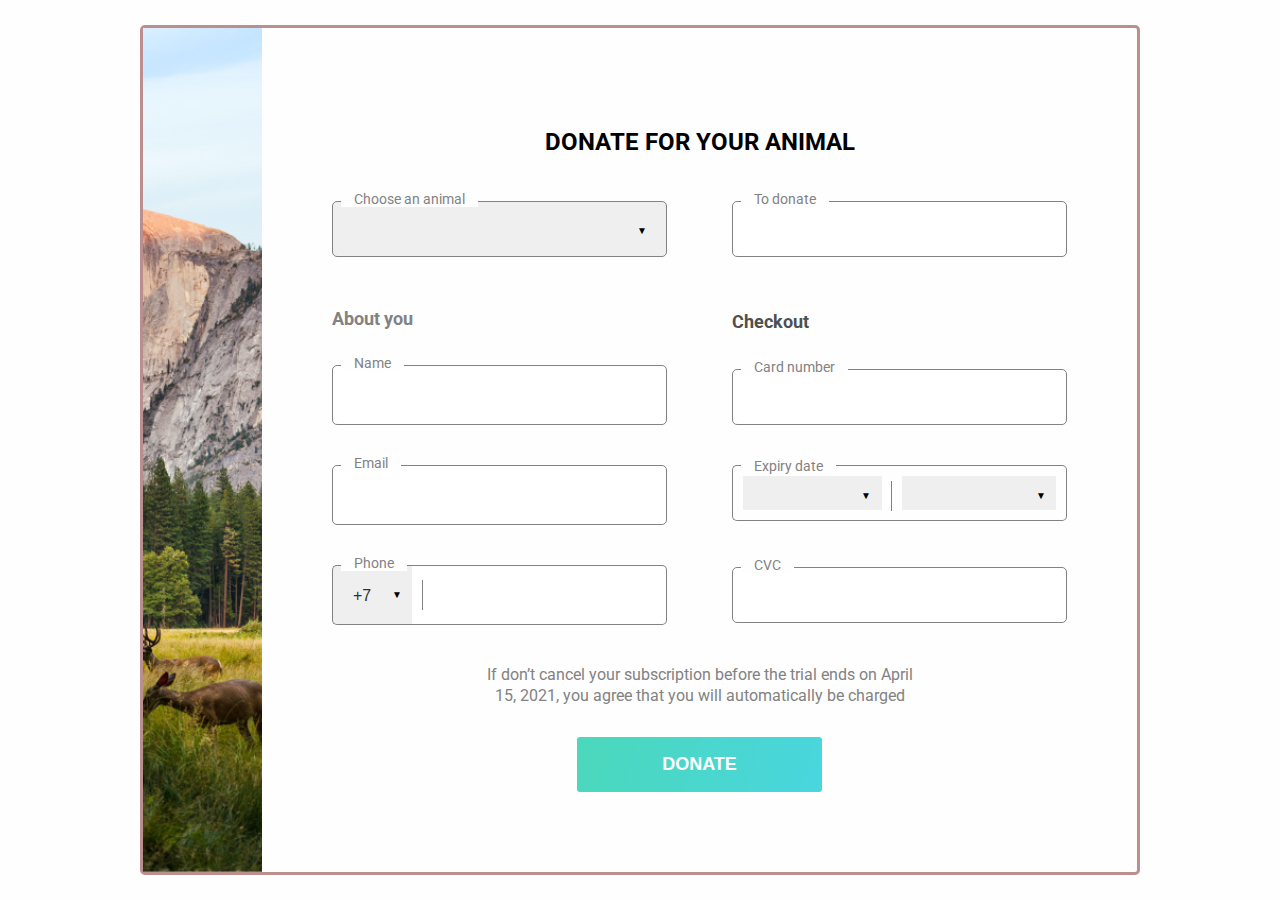
<file: pages/main/popup.html>
<!DOCTYPE html>
<html lang="en">

<head>
    <meta charset="UTF-8">
    <meta http-equiv="X-UA-Compatible" content="IE=edge">
    <meta name="viewport" content="width=device-width, initial-scale=1.0">
    <meta name="description" content="This is an online zoo that allows you to see pets in any of the zoos or in the wild, where there are live cameras.">

    <title>Donate</title>

    <link rel="icon" type="image/svg" sizes="32x32" href="icons/donate.svg">
    <link rel="stylesheet" href="css/style.css">
</head>

<body>
    <!-- FAVICON FROM FLATICOM -->
    <!-- <div>Icons made by <a href="https://www.freepik.com" title="Freepik">Freepik</a> from <a href="https://www.flaticon.com/" title="Flaticon">www.flaticon.com</a></div> -->

    <div class="popup flex flex-jc-c flex-ai-c">
        <div class="popup__wrapper inner-container flex">
            <div class="popup__semi-hero">
                <img src="images/pop-up/donate-hero.png" alt="Forest with animal">
            </div>
            <div class="popup__donate">
                <div class="donate__body flex flex-fd-col">
                    <div>
                        <h3 class="donate__body__title">Donate For Your Animal</h3>
                    </div>
                    <div class="donate__body__form">
                        <form class="donate__form flex">
                            <!-- top fields -->
                            <div class="donate__form__about flex flex-fd-col">
                                <div class="select">
                                    <select name="select-animal">
                                      <option selected disabled></option>
                                      <option value="1">Eagle</option>
                                      <option value="2">Panda</option>
                                      <option value="3">Crocodile</option>
                                      <option value="4">Gorilla</option>
                                    </select>
                                    <span class="top-level-text top-level-select">Choose an animal</span>
                                </div>

                                <!-- About you -->
                                <div class="donate__about__input section-title">
                                    <label>About you</label>
                                </div>

                                <!-- Name -->
                                <div class="donate__about__input">
                                    <input type="text" name="donate-name" required></input>
                                    <span class="top-level-text">Name</span>
                                </div>

                                <!-- Email -->
                                <div class="donate__about__input donate__about__email">
                                    <input type="email" name="donate-email" class="donate-email" required>
                                    <span class="top-level-text">Email</span>
                                </div>

                                <!-- Phone -->
                                <div class="donate__about__input donate__about__phone flex">
                                    <div class="phone-select">
                                        <select name="select-phone">
                                          <option selected>+7</option>
                                          <option value="1">+1</option>
                                          <option value="2">+44</option>
                                          <option value="3">+359</option>
                                        </select>
                                        <span class="top-level-text top-level-select">Phone</span>
                                    </div>
                                    <div>
                                        <input type="number" name="donate-number" class="donate-number">
                                    </div>
                                </div>
                            </div>
                            <!-- bottom fields -->
                            <div class="donate__form__checkout">
                                <!-- to donate -->
                                <div class="donate__about__input donate__input__amount">
                                    <input type="number" name="donate-amount" class="donate-amount" required>
                                    <span class="top-level-text">To donate</span>
                                </div>
                                <!-- Checkout -->
                                <div class="donate__about__input section-title">
                                    <label>Checkout</label>
                                </div>

                                <!-- Card -->
                                <div class="donate__about__input">
                                    <input type="number" name="donate-card" required></input>
                                    <span class="top-level-text">Card number</span>
                                </div>

                                <!-- Date -->
                                <div class="donate__about__input donate__about__date flex">
                                    <div class="month-select">
                                        <select name="select-month">
                                          <option selected></option>
                                          <option value="1">01</option>
                                          <option value="2">02</option>
                                          <option value="3">03</option>
                                          <option value="4">04</option>
                                          <option value="5">05</option>
                                          <option value="6">06</option>
                                          <option value="7">07</option>
                                          <option value="8">08</option>
                                          <option value="9">09</option>
                                          <option value="10">10</option>
                                          <option value="11">11</option>
                                          <option value="12">12</option>
                                        </select>
                                    </div>
                                    <div class="year-select">
                                        <select name="select-month">
                                          <option selected></option>
                                          <option value="1">2021</option>
                                          <option value="2">2022</option>
                                          <option value="3">2023</option>
                                          <option value="4">2024</option>
                                          <option value="5">2025</option>
                                          <option value="6">2026</option>
                                        </select>
                                    </div>
                                    <span class="top-level-text top-level-select">Expiry date</span>
                                </div>

                                <!-- CVC -->
                                <div class="donate__about__input">
                                    <input type="number" name="donate-cvc" class="donate-cvc" required>
                                    <span class="top-level-text">CVC</span>
                                </div>

                            </div>
                        </form>
                    </div>
                    <div class="donate__agreement">
                        <div class="donate__agreement__text">
                            <p>If don’t cancel your subscription before the trial ends on April 15, 2021, you agree that you will automatically be charged</p>
                        </div>
                        <div class="section-button__block flex flex-jc-c">
                            <button class="feedback-button feedback-invalid section-button" type="submit">Donate</button>
                        </div>
                    </div>
                </div>
            </div>
        </div>
    </div>

</body>

</html>
</file>
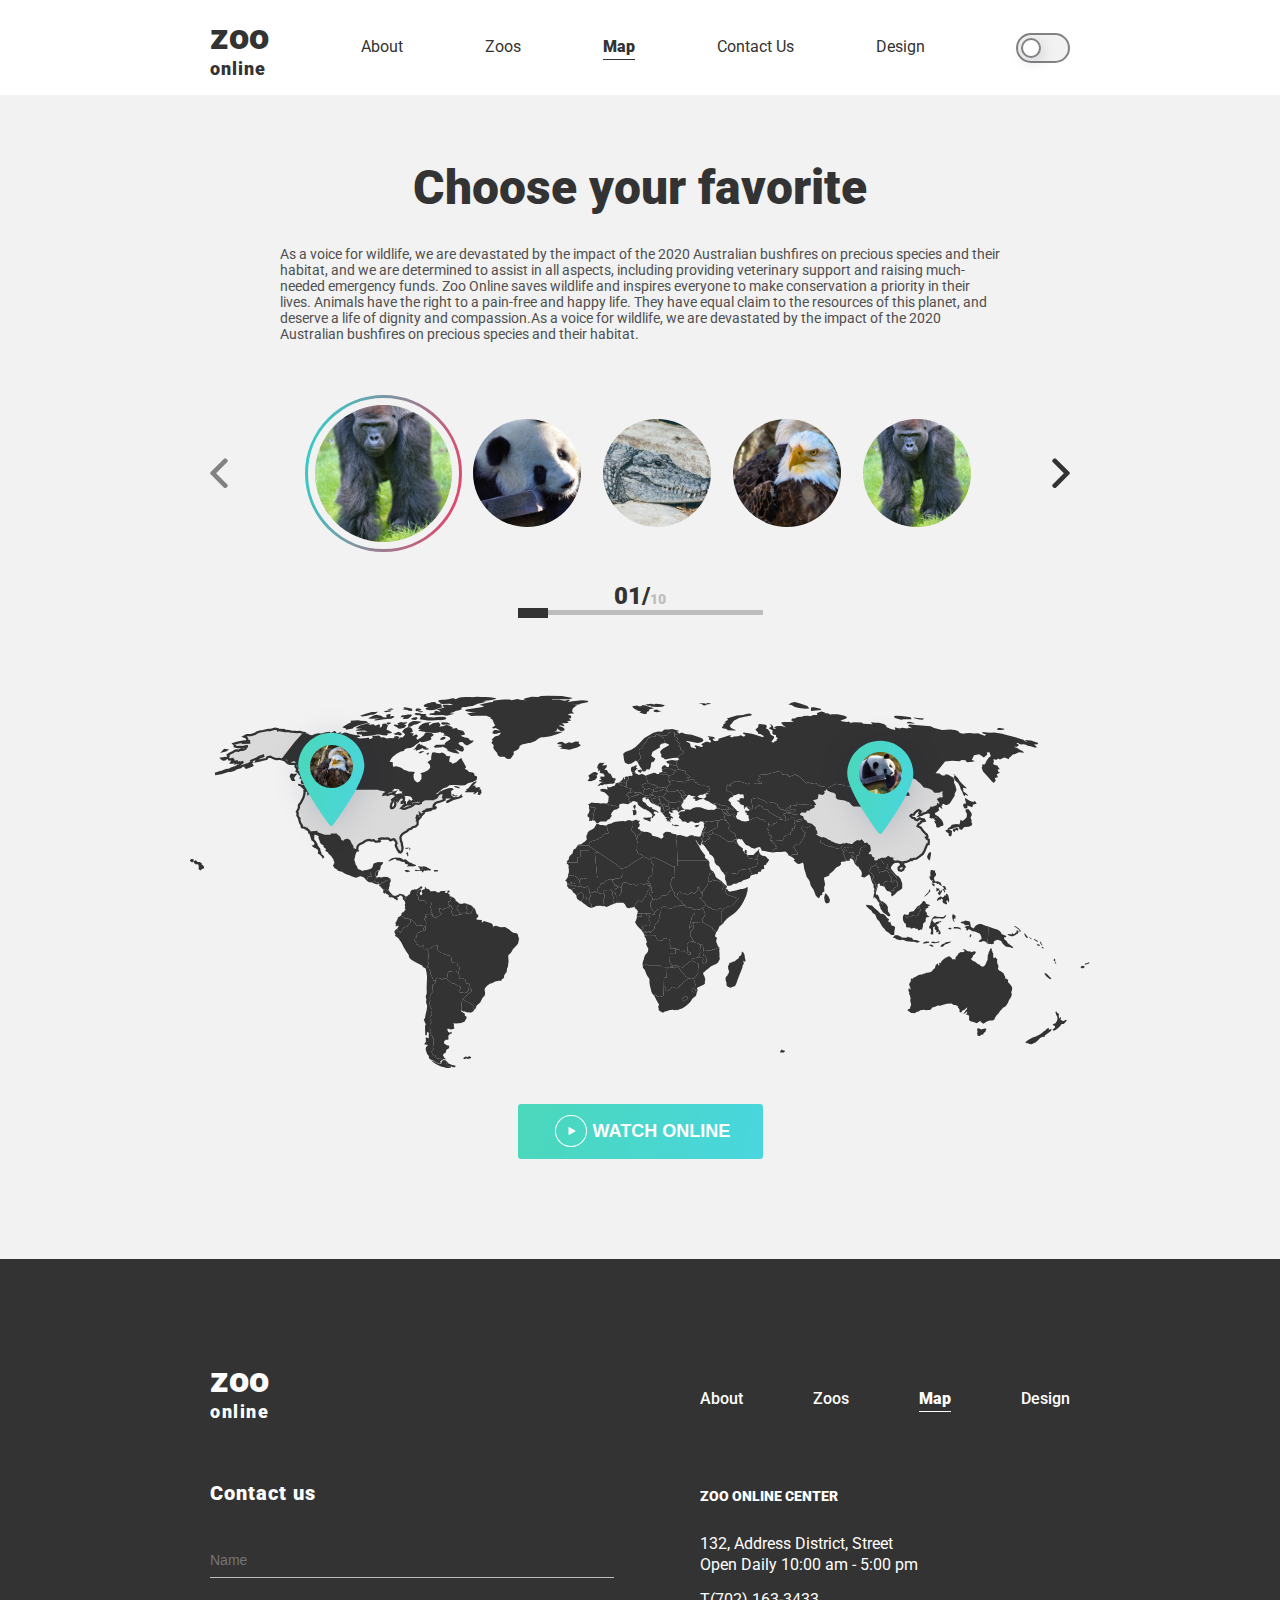
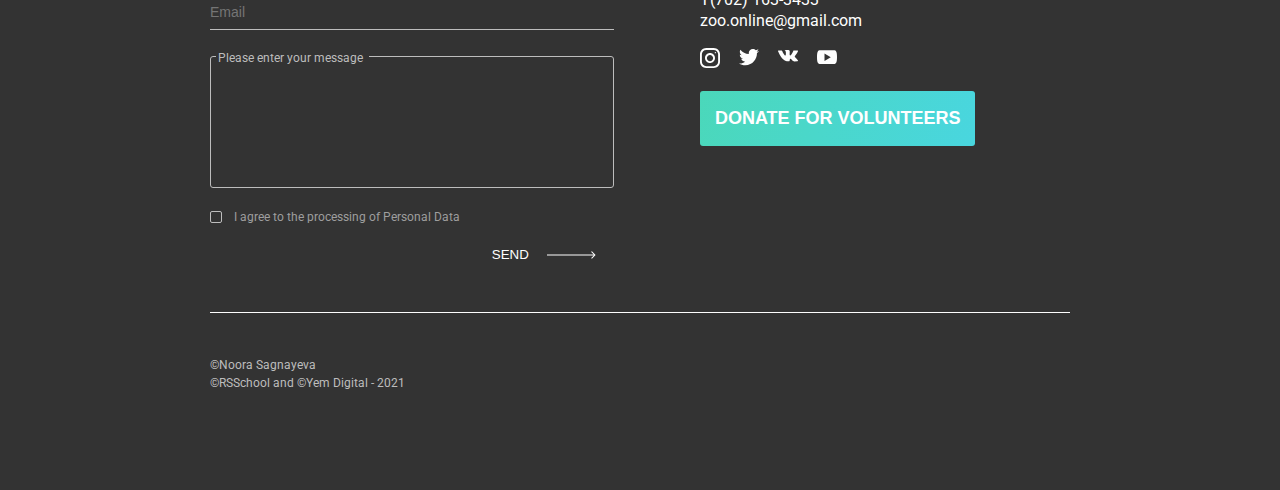
<file: pages/map/map.html>
<!DOCTYPE html>
<html lang="en">

<head>
    <meta charset="UTF-8">
    <meta http-equiv="X-UA-Compatible" content="IE=edge">
    <meta name="viewport" content="width=device-width, initial-scale=1.0">
    <title>Live broadcast</title>

    <link rel="icon" type="image/svg" sizes="32x32" href="../../assets/icons/pin.svg">
    <link rel="stylesheet" href="../main/css/style.css">
</head>

<body>

    <!-- FAVICON FROM FLATICOM -->
    <!-- <div>Icons made by <a href="https://www.freepik.com" title="Freepik">Freepik</a> from <a href="https://www.flaticon.com/" title="Flaticon">www.flaticon.com</a></div> -->

    <div class="wrapper flex">
        <!-- HEADER -->
        <header class="header">
            <div class="header__body outer-container flex flex-jc-sb flex-ai-c">
                <div class="header__logo flex flex-fd-col">
                    <a href="../main/index.html">
                        <p>Zoo</p>
                        <h5>online</h5>
                    </a>
                </div>
                <!-- NAVIGATION -->
                <nav class="header__menu">
                    <!-- Will be landing scroll -->
                    <ul class="header__list flex">
                        <li>
                            <a class="header__list__item" href="../main/index.html">about</a>
                        </li>
                        <li>
                            <a class="header__list__item" href="../broadcast/live.html">zoos</a>
                        </li>
                        <li>
                            <a class="header__list__item header__list__item-active" href="#">map</a>
                        </li>
                        <li>
                            <a class="header__list__item" href="#contact-us">contact us</a>
                        </li>
                        <li>
                            <a class="header__list__item" href="https://www.figma.com/file/HKt5Nlx0jghQtJp6jW9q8F/zooApp?node-id=0%3A1">design</a>
                        </li>
                        <ul class="header__list__item_hidden">
                            <li class="list__item__burger">
                                <a class="list__item__social" href="https://www.instagram.com/">
                                    <svg width="20" height="20" viewBox="0 0 20 20" fill="none" xmlns="http://www.w3.org/2000/svg">
                                        <path d="M13.75 0H6.25C2.79875 0 0 2.79875 0 6.25V13.75C0 17.2013 2.79875 20 6.25 20H13.75C17.2013 20 20 17.2013 20 13.75V6.25C20 2.79875 17.2013 0 13.75 0ZM18.125 13.75C18.125 16.1625 16.1625 18.125 13.75 18.125H6.25C3.8375 18.125 1.875 16.1625 1.875 13.75V6.25C1.875 3.8375 3.8375 1.875 6.25 1.875H13.75C16.1625 1.875 18.125 3.8375 18.125 6.25V13.75Z" fill="#FEFEFE"/>
                                        <path d="M10 5C7.23875 5 5 7.23875 5 10C5 12.7613 7.23875 15 10 15C12.7613 15 15 12.7613 15 10C15 7.23875 12.7613 5 10 5ZM10 13.125C8.2775 13.125 6.875 11.7225 6.875 10C6.875 8.27625 8.2775 6.875 10 6.875C11.7225 6.875 13.125 8.27625 13.125 10C13.125 11.7225 11.7225 13.125 10 13.125Z" fill="#FEFEFE"/>
                                        <path d="M15.3752 5.29148C15.7432 5.29148 16.0415 4.99319 16.0415 4.62523C16.0415 4.25727 15.7432 3.95898 15.3752 3.95898C15.0073 3.95898 14.709 4.25727 14.709 4.62523C14.709 4.99319 15.0073 5.29148 15.3752 5.29148Z" fill="#FEFEFE"/>
                                        </svg>
                                </a>
                            </li>
                            <li class="list__item__burger">
                                <a class="list__item__social" href="https://www.twitter.com/">
                                    <svg width="20" height="17" viewBox="0 0 20 17" fill="none" xmlns="http://www.w3.org/2000/svg">
                                        <path d="M20 1.92375C19.2563 2.25 18.4637 2.46625 17.6375 2.57125C18.4875 2.06375 19.1363 1.26625 19.4412 0.305C18.6488 0.7775 17.7738 1.11125 16.8412 1.2975C16.0887 0.49625 15.0162 0 13.8462 0C11.5763 0 9.74875 1.8425 9.74875 4.10125C9.74875 4.42625 9.77625 4.73875 9.84375 5.03625C6.435 4.87 3.41875 3.23625 1.3925 0.7475C1.03875 1.36125 0.83125 2.06375 0.83125 2.82C0.83125 4.24 1.5625 5.49875 2.6525 6.2275C1.99375 6.215 1.3475 6.02375 0.8 5.7225C0.8 5.735 0.8 5.75125 0.8 5.7675C0.8 7.76 2.22125 9.415 4.085 9.79625C3.75125 9.8875 3.3875 9.93125 3.01 9.93125C2.7475 9.93125 2.4825 9.91625 2.23375 9.86125C2.765 11.485 4.2725 12.6788 6.065 12.7175C4.67 13.8088 2.89875 14.4662 0.98125 14.4662C0.645 14.4662 0.3225 14.4513 0 14.41C1.81625 15.5813 3.96875 16.25 6.29 16.25C13.835 16.25 17.96 10 17.96 4.5825C17.96 4.40125 17.9538 4.22625 17.945 4.0525C18.7588 3.475 19.4425 2.75375 20 1.92375Z" fill="#FEFEFE"/>
                                        </svg>
                                </a>
                            </li>
                            <li class="list__item__burger">
                                <a class="list__item__social" href="https://www.youtube.com">
                                    <svg width="20" height="14" viewBox="0 0 20 14" fill="none" xmlns="http://www.w3.org/2000/svg">
                                        <path d="M19.15 1.575C18.6075 0.61 18.0188 0.4325 16.82 0.365C15.6225 0.28375 12.6112 0.25 10.0025 0.25C7.38875 0.25 4.37625 0.28375 3.18 0.36375C1.98375 0.4325 1.39375 0.60875 0.84625 1.575C0.2875 2.53875 0 4.19875 0 7.12125C0 7.12375 0 7.125 0 7.125C0 7.1275 0 7.12875 0 7.12875V7.13125C0 10.0413 0.2875 11.7137 0.84625 12.6675C1.39375 13.6325 1.9825 13.8075 3.17875 13.8888C4.37625 13.9588 7.38875 14 10.0025 14C12.6112 14 15.6225 13.9587 16.8212 13.89C18.02 13.8087 18.6087 13.6338 19.1513 12.6688C19.715 11.715 20 10.0425 20 7.1325C20 7.1325 20 7.12875 20 7.12625C20 7.12625 20 7.12375 20 7.1225C20 4.19875 19.715 2.53875 19.15 1.575ZM7.5 10.875V3.375L13.75 7.125L7.5 10.875Z" fill="#FEFEFE"/>
                                        </svg>
                                </a>
                            </li>
                            <li class="list__item__burger">
                                <a class="list__item__social" href="https://www.vk.com/">
                                    <svg fill="none" height="12" viewBox="0 0 20 12" width="20" xmlns="http://www.w3.org/2000/svg"><path d="m19.8217 10.1784c-.0537-.0901-.3862-.81261-1.9864-2.29772-1.6751-1.55511-1.4501-1.30259.5676-3.99154 1.2288-1.63762 1.7201-2.63769 1.5663-3.065224-.1462-.407529-1.05-.300022-1.05-.300022l-3.0053.017502s-.2225-.030003-.3887.068755c-.1613.097507-.2651.322523-.2651.322523s-.4762 1.267596-1.1113 2.345176c-1.3388 2.27391-1.8751 2.39392-2.0939 2.25266-.5088-.32877-.3813-1.32259-.3813-2.02765 0-2.20391.3338-3.122726-.6513-3.360244-.3275-.0787554-.5675-.1312593-1.40382-.14000992-1.07257-.01125082-1.98139.00375027-2.49518.25501892-.34252.167512-.60629.54129-.44503.562541.19876.026252.6488.121259.88756.446284.30878.41878.29753 1.36135.29753 1.36135s.17751 2.59394-.41378 2.91646c-.40628.22127-.96258-.23001-2.15641-2.29392-.6113-1.05632-1.07383-2.22516-1.07383-2.22516s-.08876-.217515-.24752-.333773c-.19251-.141261-.46253-.186264-.46253-.186264l-2.857713.017501s-.428782.012502-.5862931.198765c-.1400103.166262-.0112509.508791-.0112509.508791s2.237667 5.23413 4.770347 7.87307c2.32392 2.41893 4.96162 2.26013 4.96162 2.26013h1.1951s.3613-.04.545-.2387c.17-.1825.1638-.5251.1638-.5251s-.0238-1.60383.7213-1.8401c.7338-.23252 1.6764 1.5501 2.6752 2.2364.755.5188 1.3288.405 1.3288.405l2.6715-.0375s1.3976-.0862.735-1.185z" fill="#fefefe"/></svg>
                                </a>
                            </li>
                        </ul>
                    </ul>
                </nav>
                <!-- TOGGLE SWITCHER -->
                <div class="theme-switch-wrapper">
                    <label class="theme-switch" for="checkbox">
                        <input type="checkbox" id="checkbox" />
                        <div class="slider round"></div>
                  </label>
                </div>
                <!-- BURGER -->
                <div class="menu__icon">
                    <span></span>
                </div>
            </div>
        </header>

        <!-- MAIN -->
        <main class="main flex flex-fd-col flex-jc-c">
            <section class="favorite inner-container">
                <div class="favorite__content">
                    <h3 class="favorite__title section-title">
                        Choose your favorite
                    </h3>
                    <p class="favorite__text text">
                        As a voice for wildlife, we are devastated by the impact of the 2020 Australian bushfires on precious species and their habitat, and we are determined to assist in all aspects, including providing veterinary support and raising much-needed emergency funds.
                        Zoo Online saves wildlife and inspires everyone to make conservation a priority in their lives. Animals have the right to a pain-free and happy life. They have equal claim to the resources of this planet, and deserve a life of
                        dignity and compassion.As a voice for wildlife, we are devastated by the impact of the 2020 Australian bushfires on precious species and their habitat.
                    </p>
                </div>
            </section>

            <section class="map-carousel outer-container">
                <div class="control slider__button__left">
                    <div class="arrow slider__button__left"><svg class="icon" width="18" height="30" viewBox="0 0 18 30" fill="none" xmlns="http://www.w3.org/2000/svg">
                            <path class="btn-left" d="M0.666298 16.1706L14.0167 29.5207C14.3255 29.8298 14.7376 30 15.1772 30C15.6167 30 16.0289 29.8298 16.3376 29.5207L17.3208 28.5378C17.9605 27.8973 17.9605 26.8564 17.3208 26.2169L6.11016 15.0062L17.3332 3.78314C17.642 3.47412 17.8125 3.06217 17.8125 2.6229C17.8125 2.18315 17.642 1.7712 17.3332 1.46194L16.3501 0.479263C16.0411 0.17024 15.6291 0 15.1896 0C14.7501 0 14.3379 0.17024 14.0291 0.479263L0.666298 13.8416C0.356789 14.1516 0.18679 14.5655 0.187767 15.0055C0.18679 15.4472 0.356789 15.8608 0.666298 16.1706Z" fill="#333333"/>
                            </svg></div>
                </div>
                <div class="favorite__carousel flex flex-jc-fs flex-ai-c">
                    <div class="favorite__carousel__container flex flex-jc-fs flex-ai-c">
                        <div class="favorite__carousel__item favorite__item_active" title="Gorilla">
                            <div class="favorite__carousel__img">
                                <img class="favorite__carousel__image" src="../../assets/images/gallery/gorilla.png" alt="Gorilla">
                            </div>
                        </div>
                        <div class="favorite__carousel__item" title="Panda">
                            <div class="favorite__carousel__img">
                                <img class="favorite__carousel__image" src="../../assets/images/gallery/pandada.png" alt="Panda">
                            </div>
                        </div>
                        <div class="favorite__carousel__item" title="Crocodile">
                            <div class="favorite__carousel__img">
                                <img class="favorite__carousel__image" src="../../assets/images/gallery/crocodile.png" alt="Crocodile">
                            </div>
                        </div>
                        <div class="favorite__carousel__item" title="Eagle">
                            <div class="favorite__carousel__img">
                                <img class="favorite__carousel__image" src="../../assets/images/gallery/eagle.png" alt="Eagle">
                            </div>
                        </div>
                        <div class="favorite__carousel__item" title="Gorilla">
                            <div class="favorite__carousel__img">
                                <img class="favorite__carousel__image" src="../../assets/images/gallery/gorilla.png" alt="Gorilla">
                            </div>
                        </div>
                        <div class="favorite__carousel__item" title="Panda">
                            <div class="favorite__carousel__img">
                                <img class="favorite__carousel__image" src="../../assets/images/gallery/pandada.png" alt="Panda">
                            </div>
                        </div>
                        <div class="favorite__carousel__item" title="Crocodile">
                            <div class="favorite__carousel__img">
                                <img class="favorite__carousel__image" src="../../assets/images/gallery/crocodile.png" alt="Crocodile">
                            </div>
                        </div>
                        <div class="favorite__carousel__item" title="Eagle">
                            <div class="favorite__carousel__img">
                                <img class="favorite__carousel__image" src="../../assets/images/gallery/eagle.png" alt="Eagle">
                            </div>
                        </div>
                        <div class="favorite__carousel__item" title="Gorilla">
                            <div class="favorite__carousel__img">
                                <img class="favorite__carousel__image" src="../../assets/images/gallery/gorilla.png" alt="Gorilla">
                            </div>
                        </div>
                        <div class="favorite__carousel__item" title="Panda">
                            <div class="favorite__carousel__img">
                                <img class="favorite__carousel__image" src="../../assets/images/gallery/pandada.png" alt="Panda">
                            </div>
                        </div>
                        <div class="favorite__carousel__item" title="Crocodile">
                            <div class="favorite__carousel__img">
                                <img class="favorite__carousel__image" src="../../assets/images/gallery/crocodile.png" alt="Crocodile">
                            </div>
                        </div>
                        <div class="favorite__carousel__item" title="Eagle">
                            <div class="favorite__carousel__img">
                                <img class="favorite__carousel__image" src="../../assets/images/gallery/eagle.png" alt="Eagle">
                            </div>
                        </div>
                        <div class="favorite__carousel__item" title="Gorilla">
                            <div class="favorite__carousel__img">
                                <img class="favorite__carousel__image" src="../../assets/images/gallery/gorilla.png" alt="Gorilla">
                            </div>
                        </div>
                        <div class="favorite__carousel__item" title="Panda">
                            <div class="favorite__carousel__img">
                                <img class="favorite__carousel__image" src="../../assets/images/gallery/pandada.png" alt="Panda">
                            </div>
                        </div>
                        <div class="favorite__carousel__item" title="Crocodile">
                            <div class="favorite__carousel__img">
                                <img class="favorite__carousel__image" src="../../assets/images/gallery/crocodile.png" alt="Crocodile">
                            </div>
                        </div>
                        <div class="favorite__carousel__item" title="Eagle">
                            <div class="favorite__carousel__img">
                                <img class="favorite__carousel__image" src="../../assets/images/gallery/eagle.png" alt="Eagle">
                            </div>
                        </div>
                    </div>


                </div>
                <div class="control slider__button__right">
                    <div class="arrow slider__button__right"><svg class="icon" width="18" height="30" viewBox="0 0 18 30" fill="none" xmlns="http://www.w3.org/2000/svg">
                                <path class="btn-right" d="M17.3337 13.8294L3.98332 0.479264C3.67454 0.170243 3.26235 0 2.82284 0C2.38334 0 1.97114 0.170243 1.66237 0.479264L0.679203 1.46218C0.0394526 2.10267 0.0394526 3.14363 0.679203 3.78314L11.8898 14.9938L0.666764 26.2169C0.357986 26.5259 0.1875 26.9378 0.1875 27.3771C0.1875 27.8168 0.357986 28.2288 0.666764 28.5381L1.64993 29.5207C1.95895 29.8298 2.3709 30 2.81041 30C3.24991 30 3.66211 29.8298 3.97088 29.5207L17.3337 16.1584C17.6432 15.8484 17.8132 15.4345 17.8122 14.9945C17.8132 14.5528 17.6432 14.1392 17.3337 13.8294Z" fill="#333333"/>
                                </svg></div>
                </div>
                <div class="section-range">
                    <!-- MAP PAGINATION -->
                    <div class="range__carousel__pagination flex flex-fd-col flex-ai-c">
                        <p class="range-numbers"><span class="section-numbers">01/</span><span class="map-range-length">16</span></p>
                        <input id="map-range" class="range" type="range" min='1' max='8' step='1' value='1'>
                    </div>
                </div>
            </section>
            <!--MAP -->
            <section class="map">
                <div class="inner-container map__container">
                    <div class="map__image">
                        <svg width="1200" height="498" viewBox="0 0 1200 498" fill="none" xmlns="http://www.w3.org/2000/svg">
                            <path class="map-theme" d="M742.625 212.977L743.227 212.795L743.438 213.779L746.131 213.219L749.036 213.31L751.157 213.415L753.339 210.995L755.747 208.711L757.748 206.518L758.515 207.743L759.252 210.556L757.477 210.572L757.387 212.886L758.049 213.385L756.529 214.081L756.634 215.533L755.747 217.016L755.762 218.438L755.115 219.194L744.446 217.409L742.821 213.794L742.625 212.977Z" fill="#333333"/>
                            <path class="map-theme" d="M771.425 172.316L775.111 173.677L777.609 173.193L778.076 171.574L780.694 171.045L782.454 169.956L782.665 167.112L785.434 166.416L785.75 165.146L787.51 166.099L788.563 166.204L790.459 166.235L793.152 166.991L794.266 167.43L796.538 166.28L797.802 166.961L798.614 165.327L800.661 165.403L801.082 164.888L801.187 163.451L802.421 162.211L804.407 163.013L804.242 164.102L805.295 164.268L805.521 167.278L807.071 168.443L808.124 167.687L809.583 167.339L811.404 165.736L813.796 166.008H817.302L818.1 167.036L816.204 167.43L814.594 168.095L810.757 168.504L807.221 169.26L805.506 170.803L806.574 172.316L807.266 174.101L805.807 175.598L806.183 176.96L805.446 178.245L802.165 178.14L803.881 180.499L801.834 181.392L800.706 183.54L801.202 185.688L799.999 186.686L798.675 186.353L796.102 186.822L795.876 187.821H793.303L791.648 189.833L791.919 192.873L787.615 194.34L785.163 194.038L784.561 194.809L782.424 194.356L779.024 194.9L773.005 193.07L775.758 189.848L775.187 187.549L772.493 186.943L771.937 184.69L770.432 181.846L771.636 179.879L770.071 179.365L770.658 176.763L771.425 172.316Z" fill="#333333"/>
                            <path class="map-theme" d="M631.401 150.185L631.055 151.395L631.612 152.923L633.071 153.8L633.056 154.738L631.988 155.253L631.853 156.417L630.378 158.142L629.791 157.885L629.686 157.098L627.745 155.903L627.354 154.209L627.504 151.773L627.91 150.669L627.308 150.094L627.022 148.96L628.377 147.205L628.617 147.886L629.505 147.568L630.273 148.521L631.1 148.884L631.401 150.185Z" fill="#333333"/>
                            <path class="map-theme" d="M708.966 152.909L713.571 152.35L714.398 153.287L715.752 153.908L715.196 154.8L717.137 156.025L716.339 157.16L717.889 158.128L719.484 158.718L719.86 161.184L718.656 161.29L717.016 159.232L716.956 158.688H715.466L714.353 157.735L713.661 157.826L712.201 156.782L709.583 155.904L709.689 154.165L708.966 152.909Z" fill="#333333"/>
                            <path class="map-theme" d="M620.357 320.168L621.214 322.83L622.222 324.963L623.035 326.112L624.389 327.973L626.736 327.686L627.91 327.186L629.881 327.686L630.408 326.793L631.326 324.721L633.538 324.585L633.733 323.964L635.554 323.949L635.223 325.235L639.541 325.205L639.586 327.444L640.293 328.82L639.737 330.968L639.978 333.146L641.136 334.478L640.895 338.698L641.768 338.38L643.318 338.471L645.53 337.942L647.14 338.138L647.501 339.243L647.064 340.982L647.651 342.646L647.11 343.977L647.38 345.203L640.008 345.157L639.616 356.487L641.934 359.407L644.176 361.63L637.66 363.083L629.129 362.583L626.722 360.874L612.412 361.025L611.87 361.267L609.794 359.664L607.507 359.558L605.385 360.163L603.67 360.844L603.369 358.605L603.896 355.474L605.16 352.206L605.355 350.678L606.544 347.472L607.402 346.019L609.463 343.69L610.607 342.102L611.013 339.47L610.847 337.442L609.794 336.172L608.861 334.009L608.003 331.876L608.199 331.135L609.298 329.728L608.244 326.294L607.537 323.904L605.762 321.65L606.108 320.969L607.582 320.485L608.605 320.561L609.854 320.122L620.357 320.168ZM606.514 319.487L605.611 319.865L604.678 317.188L606.123 315.645L607.191 315.055L608.53 316.265L607.221 317.021L606.634 317.929L606.514 319.487Z" fill="#333333"/>
                            <path class="map-theme" d="M353.354 496.167L350.375 496.349L348.388 495.078L346.432 494.987H343.002L340.745 486.985L342.445 488.649L344.792 491.326L349.562 493.474L354.287 494.382L353.354 496.167ZM334.305 377.845L336.607 380.416L337.705 377.557L341.723 377.709L342.355 378.465L349.321 384.289L352.24 384.818L356.754 387.45L360.471 388.857L361.133 390.43L358.229 395.846L361.84 396.814L365.797 397.358L368.491 396.783L371.38 394.046L371.666 390.899L373.336 390.218L375.262 392.276L375.457 395.135L372.719 397.101L370.522 398.538L366.956 402.002L362.863 406.873L362.322 409.732L361.84 413.393L362.322 416.948L361.675 417.749L361.705 420.049L361.72 421.909L366.49 424.98L366.354 427.431L368.701 428.989L368.777 430.728L366.174 435.312L361.434 437.233L354.753 437.974L350.961 437.611L352.03 439.744L351.789 442.421L352.737 444.221L350.931 445.477L347.561 445.976L344.085 444.675L342.957 445.613L344.1 449.153L346.568 450.242L348.193 449.107L349.532 450.968L346.658 452.072L344.416 454.296L344.657 457.896L344.266 459.802L341.121 459.817L338.909 461.648L338.563 464.325L342.4 466.942L345.71 467.668L345.319 470.875L341.903 472.902L340.805 477.092L338.187 478.499L337.284 480.178L339.315 483.899L342.024 485.972L340.609 485.79L337.465 485.23L329.52 484.746L327.594 482.659L326.917 479.981L324.81 480.208L323.306 478.907L321.997 475.126L324.088 473.552L324.555 471.283L323.712 469.468L324.705 466.412L324.795 461.678L323.953 459.575L325.247 458.91L324.585 457.548L322.884 456.837L323.652 455.34L321.846 453.978L320.176 449.864L321.365 449.138L319.905 444.781L319.965 441.12L320.251 437.929L322.042 436.628L320.372 433.149L319.77 429.866L321.952 427.536L321.38 424.556L322.764 421.062L322.268 417.78L321.274 417.129L318.762 410.973L320.372 407.297L319.574 403.848L320.402 400.611L322.252 397.252L324.449 395.044L323.231 393.637L323.832 392.503L323.065 386.558L326.691 384.788L327.519 381.097L327.007 380.204L329.625 376.982L334.305 377.845Z" fill="#333333"/>
                            <path class="map-theme" d="M618.055 127.799L617.889 129.266H616.038L616.73 130.037L615.752 132.337L615.166 132.942L612.277 133.033L610.651 133.849L607.898 133.562L603.143 132.639L602.346 131.399L599.111 132.019L598.75 132.7L596.733 132.201L595.048 132.095L593.528 131.444L594.01 130.567L593.859 129.932L594.837 129.735L596.553 130.733L596.974 129.795L599.893 129.947L602.225 129.296L603.805 129.417L604.858 130.143L605.144 129.538L604.573 127.209L605.731 126.755L606.815 125.106L609.297 126.256L611.073 124.804L612.201 124.531L614.819 125.62L616.339 125.439L617.889 126.104L617.663 126.558L618.055 127.799Z" fill="#333333"/>
                            <path class="map-theme" d="M1052.27 444.631L1055.02 445.872L1057.05 445.388L1059.97 444.692L1061.9 444.934L1060.32 449.169L1058.63 450.41L1057.02 453.284L1056.29 452.301L1052.86 454.797L1052.26 454.6L1050.24 454.494L1049.53 451.439L1050.07 449.079L1049.44 445.963L1050.19 444.329L1052.27 444.631ZM1070.76 348.243L1071.68 351.041L1074.12 349.695L1075.1 351.208L1076.62 352.584L1076.03 354.173L1076.34 357.228L1076.62 358.998L1077.44 359.437L1077.92 362.477L1077.28 364.323L1078 366.743L1081.49 368.604L1083.66 370.298L1085.73 371.856L1085.1 372.718L1086.68 374.942L1087.25 378.799L1088.82 378.013L1089.9 379.571L1090.88 379.011L1090.65 382.793L1092.64 384.986L1093.95 386.347L1095.98 389.222L1096.24 392.096L1095.8 394.123L1094.97 396.331L1095.8 399.357L1094.7 402.518L1093.62 404.167L1091.74 407.359L1091.18 409.401L1089.69 411.957L1087.13 415.21L1084 416.964L1081.82 419.717L1080.08 421.487L1077.98 424.573L1076.03 426.343L1074.19 429.02L1072.84 431.486L1072.6 432.606L1070.18 433.846L1066.32 433.982L1062.62 435.449L1060.53 436.826L1057.9 438.354L1055.7 436.781L1053.85 436.145L1055.08 434.285L1052.98 434.965L1049.04 437.552L1046.46 436.584L1044.75 436.024L1042.9 435.767L1039.99 434.738L1038.58 432.53L1038.89 429.822L1038.71 428.022L1037.52 426.57L1034.38 426.131L1036.06 424.407L1036.09 421.76L1033.63 424.225L1030.38 424.876L1032.8 422.909L1033.96 420.852L1035.82 419.097L1036.35 416.45L1032.63 419.506L1030.12 420.716L1027.92 423.56L1025.7 422.092L1026.39 420.201L1025.02 417.6L1023.61 416.268L1024.48 415.452L1020.67 413.288L1018.28 413.183L1015.45 411.443L1009.18 411.776L1004.36 413.062L1000.12 414.257L996.898 414.015L992.761 415.845L989.556 416.662L988.382 418.538L986.712 419.99L983.778 420.08L981.536 420.398L978.677 419.748L976.104 420.126L973.697 420.292L971.139 422.198L970.191 422.032L968.19 423.045L966.233 424.18L963.766 424.044H961.479L958.454 421.76L956.784 421.079L957.401 419.037L959.222 418.553L960.019 417.736L960.215 416.465L961.253 413.984L961.388 411.867L960.41 408.251L960.305 406.224L960.907 404.182L960.034 401.868L960.17 400.824L958.921 399.402L959.056 396.604L957.627 393.775L957.431 392.262L958.665 393.805L958.123 390.492L959.658 391.521L960.425 392.913L960.711 391.082L959.508 388.269L959.372 387.149L958.755 386.09L959.493 384.018L960.365 383.141L961.133 381.356L961.103 379.283L962.968 376.712L962.788 379.434L964.669 376.969L967.708 375.789L969.664 374.261L972.538 372.96L974.178 372.688L975.081 373.127L978.06 371.795L980.257 371.402L980.904 370.616L981.882 370.298L983.808 370.374L987.675 369.33L989.812 367.757L991 365.851L993.317 364.035L993.663 362.613L994.025 360.677L996.883 357.652L997.967 360.723L999.562 360.027L998.524 358.333L999.863 356.608L1001.32 357.38L1002.09 354.672L1004.23 352.917L1005.23 351.51L1007.09 350.905L1007.25 349.907L1008.77 350.33L1008.92 349.438L1010.55 348.924L1012.31 348.44L1014.74 350.073L1016.46 352.191L1018.67 352.206L1020.88 352.539L1020.36 350.587L1022.37 347.729L1024.07 346.806L1023.62 345.913L1025.37 343.886L1027.64 342.631L1029.41 343.054L1032.47 342.374L1032.57 340.558L1030.08 339.378L1032.02 338.864L1034.29 339.757L1036.03 341.209L1038.94 342.116L1039.98 341.769L1042.07 342.858L1044.25 341.844L1045.54 342.147L1046.45 341.466L1047.89 343.221L1046.75 345.127L1045.24 346.564L1044.01 346.685L1044.27 348.107L1043 349.892L1041.54 351.646L1041.66 352.645L1044.22 354.611L1046.79 355.761L1048.45 356.986L1050.71 359.089H1051.7L1053.41 359.996L1053.77 361.101L1056.96 362.311L1059.48 361.086L1060.47 359.18L1061.4 357.606L1062.13 355.64L1063.59 352.811L1063.31 351.087L1063.71 350.058L1063.54 348.016L1064.32 345.338L1065.09 344.612L1064.67 343.417L1065.72 341.542L1066.59 339.575L1066.79 338.562L1068.23 337.23L1069.06 338.97L1069.08 341.209L1069.92 341.632V343.13L1071 344.945L1071.03 346.957L1070.76 348.243Z" fill="#333333"/>
                            <path class="map-theme" d="M714.353 157.735L715.466 158.688H716.971L717.016 159.232L718.656 161.29L716.264 160.821L714.353 159.172L713.661 157.826L714.353 157.735ZM721.665 152.456L723.185 152.698L723.637 151.79L725.442 150.353L727.473 152.229L729.55 154.755L731.145 154.921L732.319 155.889L729.58 156.177L729.369 158.945L728.948 160.201L727.82 161.032L728.136 162.802L727.308 162.984L724.961 161.108L725.894 159.338L724.765 158.295L723.531 158.552L719.86 161.184L719.484 158.718L717.889 158.128L716.339 157.16L717.151 156.025L715.195 154.8L715.752 153.908L714.398 153.288L713.57 152.35L714.323 151.775L716.971 152.788L718.807 153L719.213 152.592L717.302 150.655L718.099 150.156L719.062 150.277L721.665 152.456Z" fill="#333333"/>
                            <path class="map-theme" d="M625.458 139.462L626.661 139.446L625.924 141.02L627.624 142.396L627.233 144.075L626.451 144.227L625.849 144.559L624.811 145.376L624.434 147.343L621.395 145.996L620.056 144.499L618.732 143.712L617.137 142.381L616.354 141.277L614.639 139.598L615.256 138.115L616.49 138.947L617.182 138.206L618.717 138.115L621.621 138.72L623.908 138.66L625.458 139.462Z" fill="#333333"/>
                            <path class="map-theme" d="M887.389 220.829L887.645 223.37L886.351 222.841L886.938 225.7L885.704 223.839L885.283 222.039L884.395 220.314L882.649 218.242L879.399 218.106L879.911 219.573L879.068 221.555L877.488 220.829L877.052 221.479L876.014 221.086L874.615 220.768L873.697 217.834L872.132 215.156L872.433 213.008L870.146 212.055L870.748 210.754L872.734 209.438L869.95 207.547L870.823 205.127L873.817 206.67L875.502 206.851L876.179 209.317L879.565 209.816L882.8 209.756L884.906 210.361L883.733 213.386L882.198 213.583L881.401 215.61L883.567 217.455L883.823 215.186L884.786 215.171L887.389 220.829Z" fill="#333333"/>
                            <path class="map-theme" d="M573.005 116.286L575.382 116.573L578.377 115.832L580.468 117.39L582.274 118.222L581.958 120.642L581.115 120.778L580.799 122.775L577.91 121.142L576.24 121.429L573.938 119.735L572.403 118.313L570.898 118.252L570.417 116.997L573.005 116.286Z" fill="#333333"/>
                            <path class="map-theme" d="M552.21 264.954L549.788 264.031L548.118 264.168L546.869 265.06L545.274 264.319L544.657 263.139L543.062 262.368L542.836 260.295L543.814 258.782L543.739 257.587L546.553 254.638L547.08 252.187L548.058 251.325L549.773 251.809L551.263 251.083L551.744 250.16L554.498 248.572L555.175 247.452L558.485 245.985L560.426 245.471L561.314 246.151L563.586 246.136L563.3 247.861L563.781 249.494L565.767 251.809L565.888 253.533L569.965 254.335L569.89 256.786L569.123 257.845L567.392 258.177L566.67 259.735L565.451 260.129L562.337 260.053L560.697 259.781L559.553 260.356L557.988 260.083L551.819 260.265L551.729 262.277L552.21 264.954Z" fill="#333333"/>
                            <path class="map-theme" d="M637.765 141.686L638.834 143.153L640.098 142.896L642.701 143.455L647.621 143.637L649.201 142.729L653.068 141.897L655.596 143.198L657.597 143.576L655.987 145.044L654.979 147.6L656.228 149.642L653.309 149.158L649.968 150.278L650.074 152.063L647.034 152.395L644.582 151.155L641.948 152.138L639.466 152.032L639.059 149.673L637.314 148.523L637.826 148.024L637.434 147.6L637.916 146.466L639.12 145.346L637.389 143.803L636.998 142.502L637.765 141.686Z" fill="#333333"/>
                            <path class="map-theme" d="M666.715 315.266L666.52 310.985L665.632 309.366L667.799 309.638L668.897 307.611L670.793 307.853L670.988 309.245L671.756 310.062L671.786 311.212L670.898 311.953L669.499 313.813L668.19 315.099L666.715 315.266Z" fill="#333333"/>
                            <path class="map-theme" d="M571.831 276.995L568.897 277.403L568.009 274.953L568.175 266.784L567.453 266.043L567.317 264.304L566.083 263.063L565 262.004L565.451 260.129L566.67 259.735L567.392 258.177L569.123 257.844L569.89 256.785L571.079 255.742L572.358 255.727L575.066 257.769L574.931 258.964L575.728 261.066L575.036 262.503L575.412 263.456L573.697 265.665L572.599 266.754L571.937 268.993L572.027 271.262L571.831 276.995Z" fill="#333333"/>
                            <path class="map-theme" d="M968.867 283.152L970.236 281.821L973.185 279.885L973.095 281.624L972.96 283.909L971.259 283.788L970.552 284.998L968.867 283.152Z" fill="#333333"/>
                            <path class="map-theme" d="M341.723 377.709L337.706 377.558L336.607 380.417L334.305 377.845L329.626 376.983L327.007 380.205L324.525 380.689L322.689 375.773L320.432 371.779L321.245 368.33L319.274 366.818L318.596 364.261L316.685 361.826L318.626 357.983L316.896 354.988L317.633 353.793L316.911 352.477L318.19 350.692L318.07 347.667L318.1 345.171L318.807 343.961L315.452 338.228L318.1 338.53L319.921 338.455L320.673 337.381L323.712 335.928L325.518 334.597L330.152 333.992L329.881 336.67L330.378 338.031L330.197 340.421L334.2 343.613L338.202 344.188L339.662 345.519L342.099 346.23L343.619 347.258L345.846 347.228L347.952 348.287L348.223 350.344L348.96 351.388L349.096 352.916L348.073 352.976L349.668 357.121L356.454 357.272L356.062 359.33L356.529 360.737L358.515 361.735L359.493 363.943L359.057 366.757L358.199 368.315L358.681 370.342L357.627 371.083L357.492 369.979L354.076 368.164L350.811 368.118L344.747 369.147L343.303 372.278L343.378 374.199L342.355 378.465L341.723 377.709Z" fill="#333333"/>
                            <path class="map-theme" d="M362.863 406.873L366.956 402.017L370.522 398.553L372.719 397.101L375.457 395.135L375.277 392.276L373.336 390.218L371.666 390.914L372.177 388.842L372.463 386.739L372.298 384.788L370.989 384.137L369.725 384.712L368.401 384.546L367.874 383.184L367.287 379.917L366.55 378.843L364.097 377.89L362.728 378.586L358.966 377.905L358.816 373.065L357.627 371.083L358.68 370.342L358.199 368.315L359.057 366.757L359.493 363.943L358.515 361.734L356.529 360.736L356.062 359.329L356.454 357.272L349.668 357.121L348.073 352.976L349.096 352.915L348.96 351.388L348.223 350.344L347.952 348.287L345.846 347.228L343.619 347.258L342.099 346.229L339.662 345.518L338.202 344.187L334.2 343.612L330.197 340.421L330.378 338.031L329.881 336.669L330.152 333.992L325.518 334.597L323.712 335.928L320.673 337.38L319.92 338.454L318.1 338.53L315.451 338.227L313.465 338.847L311.84 338.439V333.024L309.012 335.126L305.867 335.035L304.452 333.129L302.075 332.933L302.767 331.405L300.706 329.242L299.111 326.035L300.029 325.385L299.969 323.872L302.09 322.843L301.684 320.922L302.557 319.682L302.782 318.033L306.8 315.597L309.704 314.917L310.17 314.387L313.375 314.554L314.865 304.797L314.94 303.254L314.368 301.212L312.788 299.911L312.803 297.339L314.82 296.749L315.527 297.112L315.662 295.751L313.571 295.388L313.541 293.164L320.477 293.24L321.666 292.015L322.644 293.134L323.336 295.237L324.013 294.798L325.954 296.674L328.723 296.447L329.43 295.358L332.078 294.526L333.553 293.951L333.974 292.438L336.517 291.425L336.336 290.683L333.327 290.381L332.86 288.127L333.026 285.752L331.446 284.829L332.123 284.496L334.756 284.95L337.57 285.843L338.608 284.996L341.181 284.451L345.184 283.12L346.508 281.759L346.056 280.76L347.922 280.594L348.72 281.426L348.238 282.984L349.457 283.528L350.239 285.177L349.231 286.433L348.629 289.458L349.532 291.258L349.773 292.907L351.955 294.571L353.7 294.753L354.106 294.057L355.235 293.89L356.845 293.27L358.003 292.332L359.974 292.635L360.847 292.499L362.773 292.786L363.104 292.06L362.517 291.364L362.878 290.32L364.308 290.638L365.993 290.275L368.024 291.031L369.574 291.773L370.688 290.804L371.485 290.956L371.967 291.954L373.667 291.697L375.051 290.351L376.165 287.734L378.316 284.466L379.52 284.3L380.378 286.266L382.319 292.499L384.23 293.073L384.32 295.539L381.627 298.459L382.74 299.533L389.029 300.092L389.165 303.662L391.873 301.333L396.357 302.603L402.286 304.782L404.031 306.869L403.459 308.836L407.597 307.731L414.534 309.622L419.86 309.486L425.141 312.421L429.731 316.414L432.484 317.443L435.524 317.579L436.833 318.698L438.097 323.236L438.728 325.385L437.404 331.269L435.644 333.598L430.754 338.545L428.602 342.569L426.074 345.655L425.187 345.73L424.284 348.347L424.765 355.018L424.013 360.509L423.727 362.854L422.674 364.261L422.283 369.026L418.957 373.67L418.551 377.361L415.813 378.903L415.12 381.036L411.314 381.021L405.882 382.398L403.519 383.986L399.683 385.03L395.77 387.859L393.092 391.398L392.806 394.061L393.543 396.027L393.212 399.627L392.581 401.367L390.339 403.333L387.119 409.611L384.38 412.44L382.213 414.119L381.025 417.507L378.993 419.549L377.805 417.522L379.129 415.828L376.857 413.408L373.923 411.441L370.116 409.142L368.852 409.248L365.075 406.495L362.863 406.873Z" fill="#333333"/>
                            <path class="map-theme" d="M290.911 214.703L290.038 214.884L289.391 212.827L288.217 211.798L289.255 209.529L290.279 209.681L291.151 212.63L290.911 214.703ZM291.181 204.659L287.299 205.233L287.239 203.902L288.924 203.63L291.197 203.736L291.181 204.659ZM294.04 204.613L293.107 207.154L292.521 206.701L292.822 204.84L291.452 203.433L291.497 203.01L294.04 204.613Z" fill="#333333"/>
                            <path class="map-theme" d="M880.98 200.407L882.574 201.541L882.695 203.735L879.866 203.841L876.887 203.599L874.78 204.158L871.41 202.812L871.229 202.086L873.11 199.439L874.826 198.531L877.444 199.363L879.294 199.454L880.98 200.407Z" fill="#333333"/>
                            <path class="map-theme" d="M652.662 365.23L653.354 365.88L654.392 367.938L658.244 371.856L659.749 372.234L659.703 373.489L660.651 375.743L663.345 376.288L665.526 377.906L660.456 380.523L657.206 383.186L655.942 385.561L654.828 386.907L652.917 387.194L652.24 388.888L651.834 390.008L649.562 390.84L646.733 390.658L645.108 389.66L643.649 389.236L641.918 390.053L641 391.763L639.315 392.837L637.51 394.425L634.997 394.788L634.259 393.548L634.666 391.369L632.71 387.981L631.777 387.451L632.078 377.044L635.554 376.923L635.99 364.232L638.608 364.111L644.085 362.855L645.394 364.337L647.681 362.931H648.749L650.766 362.129L651.398 362.386L652.662 365.23Z" fill="#333333"/>
                            <path class="map-theme" d="M637.585 107.119L640.684 107.134L644.025 105.788L644.551 103.776L647.034 102.627L646.553 101.038L648.418 100.433L651.653 99.0566L655.114 99.9491L655.686 100.842L657.296 100.403L660.516 101.265L661.057 102.944L660.501 103.897L662.803 106.242L664.202 106.892L664.097 107.543L666.339 108.163L667.392 109.116L666.249 109.903L663.63 109.782L663.059 110.114L663.962 111.294L665.045 113.594L662.291 113.805L661.389 114.577V116.377L660.064 116.029L657.16 116.211L656.213 115.379L655.069 115.999L653.79 115.484L651.232 115.409L647.531 114.547L644.22 114.274L641.723 114.35L640.037 115.318L638.503 115.454L638.292 113.866L637.148 112.217L639.014 111.476L638.894 110.054L637.871 108.692L637.585 107.119Z" fill="#333333"/>
                            <path class="map-theme" d="M247.802 235.895L247.832 235.366L248.268 235.2L248.87 235.623L250.345 233.475L251.022 233.43L250.992 233.959L251.654 233.974L251.488 234.942L250.766 236.47L251.022 237.03L250.54 238.3L250.721 238.648L250.149 240.449L249.367 241.386L248.72 241.492L247.907 242.733H246.854L247.501 238.709L247.802 235.895Z" fill="#333333"/>
                            <path class="map-theme" d="M300.796 19.3981L302.045 17.9157L305.325 18.0518L306.634 18.2939L308.605 19.5343L306.679 20.82L302.045 21.5613L300.646 20.7293L300.796 19.3981ZM310.26 22.7412L310.953 22.3327L309.658 21.6672L304.317 21.6218L304.121 22.6201L308.951 22.8471L310.26 22.7412ZM334.726 37.7017L336.652 39.5925L337.344 39.8043L340.73 39.3202L343.724 39.3959L346.673 39.5018L347.004 38.5185L343.333 36.552L337.164 36.1738L335.659 36.4159L334.726 37.7017ZM286.607 18.6115L282.936 19.6704L288.714 19.8065L291.949 20.9562L295.921 21.3646L296.327 19.8671L295.996 18.1728L290.233 16.8719L285.599 16.3879L284.32 17.7493L286.607 18.6115ZM313.435 16.1307L318.25 16.1005L315.256 17.0534L313.977 18.3392L315.482 19.8065L320.582 20.2604L325.518 20.0032L332.77 17.3106L337.314 16.2517L335.208 15.1021L335.373 12.7423L331.807 12.0767L328.256 11.3052L326.992 9.39924L320.868 9.58076L321.094 10.3976L318.205 10.6548L315.241 11.7439L311.765 13.3322L311.75 14.9357L313.435 16.1307ZM237.555 30.9399L240.79 31.5904L253.67 31.1668L246.433 32.74L245.695 33.9048L250.014 33.8292L258.425 32.2711L268.295 31.7265L271.5 30.0323L272.614 28.2776L269.89 28.1263L266.896 28.7163L267.031 27.4456L267.754 25.7514L265.376 25.3279L261.585 26.6288L262.232 30.0475L257.672 29.7752L254.874 27.6574L248.419 26.4624L244.823 27.4608L237.555 30.9399ZM271.876 18.8838L269.243 18.1577L268.009 17.9913L264.097 19.0653L263.495 19.5645L267.889 19.5796L271.876 18.8838ZM267.031 22.1058L269.048 21.0469L265.888 20.4873L261.6 20.8503L258.199 21.9848L260.953 23.1345L267.031 22.1058ZM285.96 32.1047L290.82 31.7417L294.296 29.0793L295.785 27.249L295.154 25.6001L294.522 26.0691L290.895 25.8573L285.704 27.0826L282.876 26.9616L280.573 29.7298L285.313 29.4575L283.462 31.5299L285.96 32.1047ZM269.424 49.5158L265.391 47.8216L261.855 46.0517L262.863 43.5406L263.811 40.0615L261.81 38.6093L259.493 38.0496L256.574 38.5639L255.596 42.2246L252.978 43.707L253.489 40.1976L251.879 39.0177L247.155 40.8481L244.747 39.048L237.525 40.122L240.399 38.458L238.142 37.7622L228.632 39.9404L225.382 41.3624L220.643 44.0398L224.826 44.9777L229.294 44.9323L221.44 46.3542L221.861 47.6703L225.894 47.7459L232.289 47.4585L237.209 48.2905L232.951 48.9258L228.993 48.7594L224.028 49.3645L221.801 49.7578L223.155 52.5865L226.044 52.1781L229.294 53.1614L229.625 54.8404L235.087 54.5076L242.912 53.9631L249.261 52.7529L252.812 52.5411L257.176 53.5093L262.081 54.069L263.962 52.7529L263.044 51.3764L268.024 51.089L269.424 49.5158ZM277.715 49.0922L274.645 50.6503L271.335 51.7545L274.269 53.358L276.902 52.9647L280.152 54.0538L282.77 52.7983L281.867 51.4369L281.431 50.7562L280.122 50.1057L277.715 49.0922ZM268.521 37.384L267.031 36.5974L263.149 36.7487L261.78 37.2479L264.127 39.7438L268.521 37.384ZM293.694 42.3759L298.629 39.6984L302.481 39.0026L308.966 35.8259L304.257 34.9486L298.539 34.8275L295.018 35.8108L292.4 37.3235L291.046 39.0933L290.534 42.2397L293.694 42.3759ZM316.926 33.9048L322.674 33.8443L331.04 33.2997L334.305 33.7384L338.954 32.9669L341.317 32.0139L341.693 30.5315L339.677 29.1852L335.403 28.9432L329.595 29.2457L324.66 30.0172L320.868 29.7147L317.287 29.5634L316.204 28.7163L313.706 27.8994L315.406 26.5683L314.022 25.3884H308.68L306.664 24.2539L301.308 24.0269L298.99 25.4791L301.172 26.5985L306.439 27.0221L307.898 28.5801L306.815 30.3651L306.243 32.3165L312.758 33.4661L316.926 33.9048ZM234.591 27.9751L241.257 26.4473L243.995 26.2809L247.381 25.0405L250.721 22.2874L246.463 22.8168L242.4 22.7714L234.29 25.0858L226.752 27.7482L229.625 28.5196L234.591 27.9751ZM300.751 33.1938L303.339 31.8173L303.234 30.6828L301.834 29.4272L297.095 30.3954L294.326 31.9988L296.929 32.9367L300.751 33.1938ZM289.406 37.2025L289.466 36.1738L284.109 36.6277L281.371 35.8713L276.676 37.5958L277.955 39.9404L272.523 39.4866L271.575 40.6363L276.571 43.3894L277.564 44.7659L280.107 45.0533L285.779 43.6768L288.608 40.4548L285.464 38.9269L289.406 37.2025ZM156.89 126.421L156.409 124.439L153.805 122.972L152.978 121.278L152.451 120.037L149.562 119.659L147.817 119.115L144.777 118.343L144.1 119.175L144.431 121.111L147.486 121.762L147.591 122.775L149.954 124.016L150.36 125.286L155.024 126.92L156.89 126.421ZM318.807 72.0397L317.182 70.8447L314.819 71.1321L315.331 69.4228L312.397 68.3185L309.689 67.0932L308.395 66.1553L306.589 66.6999L306.815 65.1267L304.798 64.8393L302.12 68.1067L300.36 70.9354L296.854 72.6902L301.142 72.3574L301.202 74.4449L306.408 72.5994L310.305 70.6934L311.268 72.2969L315.617 73.1591L318.807 72.0397ZM208.003 46.3845L217.062 44.66L218.431 43.102L224.194 40.606L233.402 38.095L237.751 37.1873L236.126 35.6898L234.38 34.646L227.459 34.4494L224.209 33.7082L214.233 34.2679L214.789 36.4613L210.065 38.8059L205.626 41.4078L202.993 42.9356L207.868 44.8113L208.003 46.3845ZM339.571 58.7432L340.143 58.244L340.835 56.7162L339.03 55.7329L336.08 56.2321L333.838 58.2289L333.733 59.9836L337.149 59.8021L339.571 58.7432ZM363.164 62.5249L366.52 65.9587L369.649 67.4865L376.466 63.3266L378.331 60.8307L373.757 60.5886L370.823 57.3061L366.475 56.5195L360.576 54.1749L366.685 52.5109L365.466 49.1679L363.631 47.7308L357.371 46.324L355.551 44.0398L349.803 44.8567L350.284 43.2986L347.305 41.5893L342.054 39.774L338.533 41.196L332.289 42.2397L334.124 39.8951L331.642 36.2041L323.562 37.6714L319.063 40.5455L318.31 38.3219L321.937 36.0075L314.037 36.9604L310.14 38.4278L305.776 41.6195L304.302 45.2349L308.365 45.25L304.317 46.8837L305.942 48.1392L310.29 48.6838L315.798 49.7275L325.924 50.5293L331.431 50.0603L333.568 49.0166L335.193 50.2267L337.645 50.4385L339.586 52.647L337.254 53.5547L342.581 54.7799L346.252 56.5044L346.824 57.7297L346.914 59.318L341.497 62.7972L339.661 64.5821L340.098 65.8528L333.718 66.3066L328.03 66.3823L324.856 69.0143L326.872 70.2396L335.87 69.6648L336.261 68.621L339.932 70.3606L343.724 72.2061L342.25 73.2045L345.274 74.9441L351.052 77.0316L358.876 78.4535L358.816 77.2131L356.393 75.05L353.234 71.9641L359.824 74.8231L363.33 75.7912L365.286 73.2196L364.594 69.695L363.706 68.742L360.245 67.0932L357.913 65.0208L359.117 62.9636L363.164 62.5249ZM332.62 9.39924L333.267 10.8363L336.592 12.0464L345.831 11.8195L351.247 12.228L346.026 13.5289L344.341 13.1507L337.404 12.9994L336.788 14.8298L339.225 16.2215L337.389 17.4619L331.973 18.3241L328.632 19.7007L332.349 20.3814L334.124 22.6807L328.226 21.1377L326.39 21.3797L325.578 23.9664L319.92 24.7682L318.867 26.4775L323.863 26.6742L327.579 27.0977L336.005 26.5531L342.4 27.5364L351.187 25.3884L351.744 24.5261L347.034 24.6623L347.245 23.8454L351.804 22.7865L354.106 21.3797L358.981 20.3814L362.412 19.1561L361.569 17.3862L363.887 16.7509L360.621 16.3122L368.852 15.9189L371.079 15.1928L376.917 14.6029L383.583 11.6834L388.548 10.685L396.237 8.52188L390.7 8.53701L393.634 7.73528L400.299 7.00919L407.627 5.46625L408.5 4.51326L404.753 3.54513L399.833 3.09132L393.498 2.81904L388.367 2.59214L383.267 2.36523L375.563 2.97031L374.645 2.57701L366.971 2.72828L362.126 3.12158L358.244 3.6964L354.302 5.61752L352.677 4.61914L349.803 4.43762L344.672 5.75366L339.12 6.34361L336.065 6.4495L331.566 7.13021L330.784 8.35548L332.62 9.39924ZM351.774 133.425L350.992 131.685L349.502 132.789L350.074 133.984L353.941 135.497L355.22 135.27L357.146 133.803L354.061 133.894L351.774 133.425ZM304.904 76.5929L305.145 77.561L307.281 77.6367L311.735 75.6702L312.096 74.9743L307.928 74.9441L304.904 76.5929ZM359.929 123.638L356.92 122.14L352.842 121.248L351.639 121.55L354.272 123.229L358.259 124.364L359.869 124.288L359.929 123.638ZM388.202 127.676L388.142 125.786L385.734 126.391L387.254 123.774L384.2 122.685L382.514 123.547L379.821 122.579L381.22 121.323L379.189 120.567L376.812 121.762L379.625 118.646L381.837 116.392L382.665 115.424L381.205 115.272L378.121 116.498L375.653 118.525L371.079 124.227L367.859 126.376L369.093 127.344L366.791 128.599L367.076 129.658L373.441 129.764L377.022 129.552L380.017 130.414L377.368 132.093L379.309 132.23L383.718 129.129L384.561 129.582L383.297 132.502L385.343 133.183L386.863 133.046L388.819 129.9L388.202 127.676ZM362.502 131.791L358.364 135.8L352.782 136.314L348.855 134.529L348.358 131.836L348.178 127.994L351.834 125.589L349.336 123.834L344.356 124.197L336.757 127.162L330.348 131.867L327.398 132.457L331.988 129.159L337.886 124.424L342.445 122.836L345.816 120.279L349.246 120.037L354.136 120.052L360.937 120.809L366.58 120.234L371.335 117.299L376.962 116.029L379.565 114.773L382.213 113.427L382.86 109.418L381.882 108.057L379.49 107.588L378.948 104.563L377.173 103.428L372.328 102.505L369.995 100.463L366.309 98.4361L368.205 96.1974L365.948 91.9164L363.255 87.3481L361.84 84.1564L359.252 85.8203L355.009 89.7684L349.833 91.7501L348.238 89.6474L345.575 89.0877L346.071 84.5648L347.215 81.5545L341.813 81.2974L341.392 79.9057L338.383 77.8333L336.005 76.6232L333.086 77.561L330.077 77.2131L325.217 76.245L322.749 77.0618L321.515 82.6437L321.606 85.8808L316.505 89.6323L319.318 92.3249L320.372 95.3503L319.815 97.7403L317.197 100.236L312.743 102.747L307.07 104.411L308.696 106.302L308.56 111.944L305.671 115.62L302.827 116.785L299.066 113.382L298.042 109.388L298.268 105.788L299.863 102.702L296.523 102.354L291.332 102.142L288.518 100.645L284.907 99.6614L283.297 97.9672L280.679 96.6058L275.442 95.0628L270.733 95.7738L270.402 93.051L270.462 89.7079L266.129 89.118L268.235 84.9581L270.778 82.1445L276.074 78.1207L281.25 75.2164L285.027 74.7777L286.396 72.4481L289.556 70.9354L294.01 70.7085L298.72 68.2882L300.39 66.715L304.829 63.7048L306.649 61.9047L309.177 62.9787L313.616 62.4341L320.703 59.9382L321.967 58.1986L320.883 56.2775L324.073 54.3715L324.856 52.6017L321.921 50.8318L317.919 50.3024L313.947 50.0301L311.539 53.9479L307.672 57.0338L303.173 59.6205L301.654 57.2154L304.031 54.553L301.879 52.2537L296.312 55.0522L298.509 51.4066L293.559 50.6805L297.23 48.9258L295.951 44.8869L294.115 43.3137L290.76 42.7389L285.569 45.3407L282.65 49.2889L285.102 50.7259L286.818 52.9344L283.267 56.5346L280.965 56.4288L277.353 59.2877L279.43 55.8993L275.638 54.6892L272.629 55.3094L271.56 57.533L267.317 57.4574L262.367 58.0171L258.199 56.4136L254.723 56.6859L253.083 54.7497L251.308 53.9026L248.72 54.2505L245.033 54.4169L242.265 55.6422L244.221 57.1549L239.767 58.9701L238.097 56.8221L235.148 57.4423L226.872 57.8658L222.087 57.1095L227.549 55.3245L224.946 53.5244L221.907 53.7513L218.34 53.1462L212.548 51.8302L209.328 50.3326L205.987 50.1208L204.016 51.1646L199.938 51.7545L201.849 49.0468L195.921 51.4671L193.784 48.2602L192.129 47.8821L189.993 49.5611L187.089 50.3931L186.412 48.9107L180.859 49.8032L175.096 51.3764L171.169 50.9377L166.625 52.0571L162.713 53.5395L159.96 53.2219L156.95 51.4974L152.346 50.6352L140.384 63.9014L124.66 84.2622L127.639 84.3681L129.972 85.3514L131.085 86.9246L132.274 89.2692L136.652 87.2725L140.549 86.1077L140.971 87.9683L142.129 89.4205L143.98 91.0391L144.341 93.6107L145.109 97.6798L149.186 99.9488L147.997 102.203L145.259 103.927L144.311 105.773L146.794 108.375L145.846 111.249L149.201 112.776L147.636 114.97L147.892 118.131L153.068 119.614L154.678 121.157L159.418 124.666H159.854H169.168H178.888H182.108H192.099H201.759H211.585H221.41H232.545H243.754H250.54L251.022 123.29L252.135 123.275L252.045 125.241L252.857 125.846L255.069 126.058L258.229 126.633L261.058 127.737L263.872 127.283L267.618 128.206L269.394 126.784L271.44 126.224L272.448 125.362L273.336 124.893L276.15 125.619L278.377 125.695L279.024 126.179L279.505 128.206L283.041 128.735L282.153 129.749L283.146 130.808L282.198 132.154L283.462 132.608L282.424 133.818L283.282 133.924L284.049 133.394L284.47 134.181L286.833 134.635L289.346 134.665L291.934 135.028L294.702 135.724L295.485 136.843L296.944 139.581L295.56 140.761L292.987 140.262L291.873 138.053L291.723 140.307L289.616 142.289L289.376 143.983L288.849 144.982L286.381 146.161L284.32 148.128L283.282 149.368L285.072 149.595L287.841 148.461L289.541 147.462L290.579 147.296L292.325 147.659L293.363 147.099L295.093 146.661L298.118 146.222L298.073 145.148L297.907 145.178L296.839 145.375L295.59 145.027L296.884 143.817L298.012 143.393L300.495 142.864L303.429 142.38L304.753 143.06L305.867 142.274L307.04 141.775L307.687 142.047L307.717 142.092L311.72 139.612L313.375 138.946L318.431 138.931L324.555 138.916L325.096 138.038L326.195 137.857L327.73 137.312L329.279 135.679L330.934 132.91L334.094 130.203L334.967 131.156L337.329 130.535L338.548 131.564L337.45 136.435L339.18 138.462L342.957 138.023L348.298 137.902L341.918 140.867L341.422 143.877L343.905 144.15L348.148 141.578L351.744 140.126L359.523 138.008L364.082 135.663L362.201 134.378L362.502 131.791ZM316.956 79.5124L318.942 77.6367L318.476 76.9106L317.257 76.8349L315.617 77.8938L315.361 78.151L315.722 79.2099L316.956 79.5124ZM145.259 103.927L147.997 102.218L145.259 103.927Z" fill="#333333"/>
                            <path class="map-theme" d="M672.072 286.782L671.876 290.941L673.306 291.41L672.162 292.681L670.793 293.619L669.439 295.48L668.686 297.128L668.491 299.987L667.663 301.349L667.633 304.026L666.61 305.025L666.46 307.142L665.978 307.415L665.632 309.366L666.52 310.985L666.715 315.266L667.332 318.548L666.956 320.394L667.648 322.466L669.68 324.448L671.545 328.94L670.146 328.577L665.361 329.167L664.398 329.606L663.36 331.875L664.127 333.448L663.42 337.653L662.909 341.223L663.857 341.859L666.294 343.25L667.287 342.6L667.498 346.442L664.789 346.412L663.375 344.445L662.096 342.933L659.388 342.433L658.635 340.573L656.439 341.692L653.61 341.193L652.451 339.574L650.209 339.257L648.539 339.332L648.358 338.228L647.14 338.137L645.53 337.941L643.318 338.47L641.768 338.379L640.895 338.697L641.136 334.477L639.977 333.146L639.737 330.967L640.293 328.819L639.586 327.443L639.541 325.204L635.223 325.234L635.554 323.948L633.733 323.963L633.537 324.584L631.326 324.72L630.408 326.792L629.881 327.685L627.91 327.186L626.736 327.685L624.389 327.972L623.035 326.112L622.222 324.962L621.229 322.829L620.357 320.167L609.854 320.121L608.605 320.56L607.582 320.484L606.107 320.968L605.611 319.864L606.514 319.486L606.634 317.928L607.221 317.02L608.515 316.264L609.463 316.627L610.682 315.266L612.623 315.311L612.848 316.309L614.172 316.945L616.279 314.721L618.355 312.981L619.258 311.832L619.153 308.912L620.703 305.448L622.343 303.618L624.69 301.908L625.096 300.774L625.187 299.473L625.758 298.233L625.578 296.221L626.014 293.059L626.706 290.836L627.775 288.945L627.97 286.797L628.286 284.316L629.655 282.501L631.551 281.366L634.5 282.561L636.773 283.877L639.376 284.225L642.039 284.921L643.092 282.773L643.574 282.501L645.199 282.864L649.156 281.079L650.555 281.835L651.714 281.729L652.24 280.867L653.565 280.564L656.243 280.928L658.53 281.018L659.704 280.64L661.885 283.575L663.48 284.013L664.428 283.408L666.083 283.65L668.055 282.894L668.912 284.407L672.072 286.782Z" fill="#333333"/>
                            <path class="map-theme" d="M616.595 272.849L619.529 272.592L620.191 271.669L620.778 271.745L621.666 272.547L626.135 271.185L627.624 269.794L629.475 268.553L629.114 267.298L630.107 266.98L633.538 267.192L636.863 265.543L639.376 261.671L641.166 260.218L643.393 259.613L643.83 261.141L645.906 263.365L645.936 264.817L645.379 266.299L645.62 267.404L646.869 268.432L649.592 269.975L651.563 271.412L651.609 272.577L654.016 274.422L655.521 275.965L656.439 278.098L659.117 279.505L659.704 280.64L658.53 281.018L656.243 280.927L653.565 280.564L652.241 280.867L651.714 281.729L650.555 281.835L649.156 281.078L645.199 282.863L643.574 282.5L643.092 282.773L642.039 284.921L639.376 284.225L636.773 283.877L634.501 282.561L631.551 281.366L629.656 282.5L628.286 284.315L627.97 286.796L625.683 286.6L623.276 285.995L621.154 287.885L619.288 291.198L618.912 290.154L618.747 288.536L617.122 287.386L615.798 285.556L615.497 284.285L613.796 282.425L614.082 281.366L613.721 279.868L613.977 277.1L614.835 276.465L616.595 272.849Z" fill="#333333"/>
                            <path class="map-theme" d="M608.515 316.263L607.191 315.053L606.107 315.643L604.678 317.186L601.759 313.419L604.482 311.453L603.143 309.093L604.362 308.2L606.769 307.762L607.055 306.189L608.951 307.898L612.096 308.049L613.194 306.37L613.646 304.01L613.254 301.227L611.569 299.124L613.119 294.995L612.231 294.299L609.568 294.586L608.575 292.741L608.831 291.198L613.33 291.334L616.204 292.272L619.047 293.119L619.288 291.198L621.154 287.885L623.275 285.994L625.683 286.599L627.97 286.796L627.774 288.944L626.706 290.835L626.014 293.058L625.578 296.22L625.758 298.232L625.186 299.472L625.096 300.773L624.69 301.908L622.343 303.617L620.702 305.447L619.153 308.911L619.258 311.831L618.355 312.98L616.279 314.72L614.172 316.944L612.848 316.308L612.622 315.31L610.681 315.265L609.463 316.626L608.515 316.263Z" fill="#333333"/>
                            <path class="map-theme" d="M593.859 129.931L594.01 130.566L593.528 131.444L595.048 132.094L596.733 132.2L596.523 133.652L595.078 134.257L592.625 133.819L591.948 135.256L590.368 135.362L589.782 134.802L587.961 136.012L586.366 136.178L584.922 135.422L583.748 133.849L582.183 134.409L582.198 132.79L584.56 130.778L584.44 129.87L585.945 130.203L586.833 129.598L589.646 129.628L590.293 128.842L593.859 129.931Z" fill="#333333"/>
                            <path class="map-theme" d="M552.09 281.487L550.465 281.533L547.982 280.837L545.695 280.867L541.482 281.487L539.014 282.516L535.479 283.832L534.801 283.726L535.072 280.807L535.418 280.353L535.313 278.961L533.808 277.463L532.68 277.221L531.642 276.253L532.424 274.665L532.078 272.956L532.243 271.912H532.8L533.026 270.354L532.755 269.673L533.086 269.174L534.41 268.75L533.553 265.907L532.74 264.424L533.026 263.229L533.733 262.942L534.2 262.624L535.178 263.153L537.931 263.184L538.578 262.155L539.195 262.216L540.218 261.822L540.76 263.335L541.602 262.896L543.062 262.367L544.657 263.138L545.274 264.318L546.869 265.059L548.118 264.167L549.788 264.031L552.21 264.954L553.143 270.021L551.639 273.001L550.706 277.025L552.256 280.08L552.09 281.487Z" fill="#333333"/>
                            <path class="map-theme" d="M340.745 486.986L343.002 494.988H346.433L348.374 495.079L347.742 496.531L345.334 497.635L343.739 497.53L341.768 497.242L339.135 496.168L335.629 495.639L330.995 493.642L327.143 491.721L321.5 487.712L324.389 488.469L329.611 490.859L334.245 492.144L335.434 490.496L335.765 488.045L338.323 486.578L340.745 486.986ZM322.689 375.773L324.525 380.689L327.008 380.205L327.519 381.098L326.692 384.804L323.065 386.559L323.833 392.504L323.246 393.638L324.45 395.045L322.268 397.268L320.402 400.612L319.59 403.849L320.387 407.298L318.777 410.973L321.29 417.13L322.283 417.781L322.779 421.063L321.38 424.557L321.967 427.537L319.785 429.867L320.387 433.15L322.057 436.629L320.267 437.93L319.966 441.121L319.905 444.782L321.38 449.139L320.176 449.865L321.847 453.979L323.652 455.341L322.885 456.838L324.6 457.564L325.262 458.911L323.953 459.576L324.796 461.679L324.72 466.414L323.712 469.469L324.555 471.284L324.104 473.553L321.997 475.127L323.306 478.908L324.811 480.209L326.917 479.982L327.594 482.66L329.52 484.747L337.48 485.231L340.625 485.791L337.736 485.761L336.427 486.638L333.884 487.939L334.335 491.282L332.996 491.358L329.024 490.193L324.6 487.712L319.981 485.655L318.295 483.386L318.611 481.298L316.294 478.908L314.203 472.812L314.684 469.378L317.468 466.61L312.187 465.566L314.549 462.405L314.278 456.475L318.265 457.731L318.371 450.319L315.918 449.381L315.843 453.843L313.631 453.329L313.556 448.216L313.33 441.605L314.398 439.155L312.743 435.676L311.705 431.652L313.119 431.531L314.188 425.768L315.602 420.05L316.219 414.74L314.639 409.385L315.256 406.451L314.233 402.049L315.692 397.692L315.482 390.794L315.783 383.382L316.084 375.425L315.301 369.586L314.143 364.564L315.888 363.657L316.686 361.826L318.611 364.262L319.289 366.833L321.26 368.331L320.447 371.78L322.689 375.773Z" fill="#333333"/>
                            <path class="map-theme" d="M608.831 291.198L608.394 291.002L606.288 291.455L604.121 290.986L602.421 291.213L596.628 291.138L597.14 288.324L595.74 285.979L594.115 285.374L593.393 283.771L592.475 283.272L592.52 282.288L593.423 279.762L595.108 276.328L596.131 276.298L598.253 274.211L599.592 274.165L601.593 275.617L604.031 274.422L604.362 272.94L605.159 271.503L605.686 269.703L607.582 268.251L608.289 265.755L609.026 264.953L609.523 263.108L610.441 260.839L613.39 258.085L613.57 256.906L613.947 256.255L612.532 254.848L612.638 253.714L613.631 253.502L615.075 255.786L615.331 258.146L615.226 260.506L617.197 263.743L615.211 263.713L614.202 263.97L612.592 263.607L611.825 265.286L613.947 267.358L615.496 267.963L616.008 269.431L617.152 271.896L616.595 272.849L614.834 276.465L613.977 277.1L613.721 279.868L614.082 281.366L613.796 282.425L615.496 284.285L615.797 285.556L617.121 287.386L618.746 288.536L618.912 290.154L619.288 291.198L619.047 293.119L616.204 292.272L613.33 291.334L608.831 291.198Z" fill="#333333"/>
                            <path class="map-theme" d="M267.287 269.99L265.391 269.203L264.714 268.462L265.151 267.842L265.06 267.055L264.112 266.208L262.743 265.512L261.539 265.043L261.359 264.015L260.471 263.379L260.637 264.408L259.884 265.255L259.132 264.272L258.003 263.924L257.552 263.198L257.642 262.124L258.169 261.004L257.191 260.49L258.049 259.809L258.62 259.355L260.892 260.293L261.735 259.824L262.848 260.127L263.39 260.853L264.428 261.095L265.316 260.339L266.114 262.275L267.408 263.712L269.003 265.225L267.618 265.542L267.558 266.979L268.28 267.509L267.724 267.932L267.844 268.568L267.513 269.294L267.287 269.99Z" fill="#333333"/>
                            <path class="map-theme" d="M274.103 216.729L277.098 216.986L279.836 217.031L282.996 218.241L284.245 219.542L287.555 219.149L288.714 219.981L291.437 222.189L293.453 223.793L294.612 223.747L296.643 224.473L296.282 225.472L298.855 225.623L301.383 227.075L300.887 227.907L298.494 228.361L296.117 228.543L293.724 228.255L288.638 228.603L291.196 226.622L289.857 225.699L287.615 225.457L286.517 224.428L285.9 222.401L283.899 222.537L280.724 221.584L279.761 220.843L275.247 220.283L274.103 219.587L275.518 218.695L272.102 218.514L269.364 220.374L267.904 220.419L267.302 221.282L265.527 221.675L264.052 221.342L266.038 220.238L266.956 218.952L268.641 218.166L270.507 217.47L273.201 217.122L274.103 216.729Z" fill="#333333"/>
                            <path class="map-theme" d="M678.211 173.768L680.393 172.24L677.383 173.314L674.916 173.254L674.479 174.116L674.238 174.146L672.628 174.267L673.531 175.704L675.247 176.173L678.647 174.721L678.512 174.434L678.211 173.768Z" fill="#333333"/>
                            <path class="map-theme" d="M617.889 126.104L616.339 125.438L614.819 125.62L612.201 124.531L611.073 124.803L609.297 126.255L606.815 125.106L604.889 123.578L603.173 122.716L602.767 121.203L602.135 120.144L604.467 119.373L605.641 118.48L607.928 117.784L608.711 117.104L609.598 117.512L611.028 117.149L612.623 118.299L615.075 118.601L614.94 119.584L616.745 120.326L617.182 119.403L619.439 119.796L619.815 120.916L622.267 121.142L623.893 122.897H622.914L622.448 123.548L621.711 123.699L621.545 124.516L620.928 124.682L620.868 125.015L619.77 125.378L618.31 125.317L617.889 126.104Z" fill="#333333"/>
                            <path class="map-theme" d="M593.92 103.293L594.025 104.67L597.305 105.501L597.32 106.772L600.555 106.107L602.301 105.123L605.987 106.53L607.567 107.68L608.425 109.495L607.582 110.448L608.831 111.719L609.749 113.625L609.553 114.865L611.028 117.149L609.598 117.512L608.711 117.104L607.928 117.785L605.641 118.48L604.467 119.373L602.135 120.144L602.767 121.203L603.173 122.716L604.889 123.578L606.815 125.106L605.731 126.755L604.573 127.209L605.144 129.538L604.859 130.143L603.805 129.417L602.225 129.296L599.893 129.947L596.974 129.795L596.553 130.733L594.837 129.735L593.859 129.931L590.293 128.842L589.646 129.629L586.833 129.599L587.194 127.057L588.774 124.607L584.049 123.941L582.484 123.018L582.62 121.445L581.958 120.644L582.274 118.223L581.642 114.487H583.583L584.365 113.141L585.072 109.858L584.44 108.648L585.042 107.892L587.72 107.71L588.352 108.497L590.459 106.727L589.677 105.396L589.466 103.369L591.888 103.838L593.92 103.293Z" fill="#333333"/>
                            <path class="map-theme" d="M714.97 254.078L715.842 255.182L715.782 256.65L713.781 257.512L715.346 258.48L714.097 260.386L713.284 259.751L712.442 260.008L710.456 259.947L710.365 258.858L710.064 257.875L711.208 256.211L712.397 254.638L713.931 254.94L714.97 254.078Z" fill="#333333"/>
                            <path class="map-theme" d="M602.632 101.053L600.871 103.942L597.426 101.931L596.914 100.448L601.518 99.2531L602.632 101.053ZM596.824 98.0127L596.117 99.359L595.154 98.9808L592.972 101.552L593.92 103.292L591.889 103.837L589.466 103.368L588.097 101.386L587.871 97.7253L588.368 96.7571L589.225 95.6831L591.994 95.4714L593.062 94.473L595.545 93.4746L595.53 95.305L594.657 96.4697L595.078 97.4681L596.824 98.0127Z" fill="#333333"/>
                            <path class="map-theme" d="M309.869 229.103L310.366 228.498L313.104 228.513L315.105 229.436L316.038 229.345L316.58 230.601L318.506 230.54L318.31 231.599L319.86 231.72L321.485 233.036L320.071 234.473L318.446 233.702L316.821 233.853L315.677 233.687L314.985 234.337L313.616 234.549L313.149 233.687L311.945 234.201L310.336 236.636L309.463 236.077L309.373 235.048L309.523 234.08L308.71 233.021L309.613 232.416L310.004 231.039L309.869 229.103Z" fill="#333333"/>
                            <path class="map-theme" d="M604.272 215.73L592.355 222.507L582.243 229.511L577.278 231.099L573.381 231.447L573.336 229.178L571.696 228.603L569.499 227.59L568.656 225.911L556.815 218.15L545.063 210.375L532.048 201.753L532.123 201.057V200.815L532.168 196.595L537.796 193.963L541.271 193.418L544.115 192.465L545.454 190.68L549.502 189.273L549.667 186.626L551.669 186.323L553.233 185.007L557.747 184.402L558.379 183.011L557.477 182.254L556.303 178.488L556.107 176.325L554.828 174.04L558.124 172.089L561.81 171.469L563.977 170.002L567.257 168.912L573.02 168.277L578.662 167.99L580.378 168.519L583.567 167.112L587.209 167.082L588.608 167.914L590.925 167.702L590.278 169.533L590.88 172.936L590.143 175.871L588.066 177.852L588.412 180.545L591.256 182.663L591.301 183.525L593.453 184.977L595.048 191.376L596.222 194.522L596.447 196.171L595.891 199.075L596.177 200.709L595.755 202.66L596.101 204.899L594.747 206.382L596.854 208.984L597.004 210.511L598.283 212.493L599.893 211.843L602.692 213.491L604.272 215.73Z" fill="#333333"/>
                            <path class="map-theme" d="M276.256 311.379L278.121 308.716L277.324 307.158L275.985 308.807L273.833 307.249L274.54 306.251L273.923 303.029L275.172 302.484L275.819 300.275L277.158 297.976L276.918 296.524L278.874 295.768L281.326 294.346L284.892 296.373L285.554 296.327L286.412 297.855L289.436 298.339L290.445 297.78L292.19 298.959L293.725 299.807L294.221 302.499L293.123 304.814L289.271 308.535L285.013 309.942L282.876 313.043L282.259 315.448L280.273 316.9L278.738 315.115L277.294 314.722L275.834 315.009L275.714 313.708L276.707 312.861L276.256 311.379Z" fill="#333333"/>
                            <path class="map-theme" d="M638.759 93.2487L638.879 91.1309L637.781 91.5847L635.644 90.3141L635.147 88.2568L638.969 87.2736L642.836 86.7441L646.297 87.3341L649.502 87.2282L650.059 87.8635L648.103 89.9208L649.472 93.2487L648.268 94.3832H645.665L642.791 93.052L641.362 92.6134L638.759 93.2487Z" fill="#333333"/>
                            <path class="map-theme" d="M683.236 194.251L682.364 195.673L681.792 198.366L680.964 200.226L680.182 200.846L678.963 199.697L677.293 198.108L674.494 192.995L674.163 193.328L675.833 197.08L678.181 200.665L681.145 206.216L682.544 208.153L683.778 210.165L687.133 214.113L686.471 214.733L686.697 217.047L690.955 220.239L691.602 220.965H677.684H664.082H649.968L649.472 207.85L648.9 195.174L647.726 192.315L648.509 190.106L647.907 188.578L649.065 186.869L653.654 186.809L657.025 187.762L660.516 188.805L662.141 189.365L664.729 188.231L666.098 187.217L669.123 186.914L671.605 187.368L672.659 189.138L673.381 187.973L676.194 188.82L678.903 189.017L680.543 188.125L683.236 194.251Z" fill="#333333"/>
                            <path class="map-theme" d="M516.565 200.875L514.278 204.521L511.931 205.807L510.607 208.015L510.486 209.906L509.508 211.994L508.319 212.569L506.318 214.822L505.054 217.349L505.25 218.544L504.061 220.404L502.692 221.372L502.481 223.021L502.301 224.534L503.098 223.339L516.851 223.369L516.279 218.226L517.167 216.396L520.447 216.078L520.507 206.956L531.958 207.138L532.048 201.753L532.123 201.057V200.83L516.61 200.845L516.565 200.875Z" fill="#333333"/>
                            <path class="map-theme" d="M712.397 254.638L711.148 253.488L709.628 251.401L708.018 250.251L707.055 249.026L703.926 247.604L701.488 247.558L700.615 246.817L698.569 247.649L696.357 246.031L695.349 248.693L691.196 247.952L690.775 246.515L692.114 241.296L692.37 238.921L693.438 237.832L696.011 237.242L697.711 235.215L699.938 239.344L701.037 242.612L703.053 244.336L708.003 247.695L710.05 249.737L712.036 251.779L713.194 253.004L714.97 254.078L713.932 254.94L712.397 254.638Z" fill="#333333"/>
                            <path class="map-theme" d="M531.912 150.095L532.153 147.553L530.814 145.995L535.614 143.424L539.691 144.074L544.175 144.044L547.726 144.649L550.495 144.468L555.897 144.589L557.221 145.98L563.39 147.599L564.594 146.827L568.37 148.446L572.252 147.977L572.463 150.049L569.288 152.424L564.985 153.181L564.684 154.376L562.607 156.357L561.313 159.262L562.623 161.304L560.666 162.892L559.929 165.222L557.356 165.933L554.934 168.671L550.615 168.716L547.365 168.655L545.214 169.911L543.889 171.257L542.219 170.97L540.985 169.76L540.038 167.718L536.878 167.158L536.607 165.978L537.901 164.632L538.382 163.664L537.239 162.605L538.217 160.26L536.893 158.127L538.367 157.825L538.533 156.146L539.09 155.616L539.195 152.833L540.76 151.865L539.857 150.08L537.901 149.959L537.314 150.412H535.328L534.53 148.658L533.146 149.187L531.912 150.095Z" fill="#333333"/>
                            <path class="map-theme" d="M696.357 246.029L698.569 247.648L700.615 246.816L701.488 247.557L703.926 247.603L707.055 249.024L708.018 250.25L709.628 251.399L711.148 253.487L712.397 254.636L711.208 256.21L710.065 257.874L710.366 258.857L710.456 259.946L712.442 260.007L713.285 259.749L714.097 260.385L713.36 261.64L714.714 263.607L716.068 265.316L717.468 266.587L729.189 270.807L732.168 270.792L722.328 281.472L717.693 281.623L714.549 284.134L712.261 284.194L711.298 285.314H708.861L707.416 284.119L704.181 285.601L703.143 287.084L700.766 286.811L699.968 286.388L699.141 286.494L698.012 286.463L693.483 283.438H691.001L689.767 282.258L689.752 280.261L687.886 279.672L685.734 275.799L684.094 274.967L683.462 273.545L681.627 271.821L679.445 271.563L680.618 269.536L682.499 269.446L683.011 268.357L682.906 265.165L683.869 261.444L685.539 260.445L685.855 258.993L687.314 256.27L689.391 254.5L690.73 251.006L691.196 247.95L695.349 248.692L696.357 246.029Z" fill="#333333"/>
                            <path class="map-theme" d="M364.052 484.173L367.453 482.026L370.402 482.933L372.027 481.496L374.991 483.099L374.299 484.355L370.176 485.429L368.431 484.173L366.053 485.792L364.052 484.173Z" fill="#333333"/>
                            <path class="map-theme" d="M645.815 52.9506L645.861 55.4465L650.811 57.8366L648.584 60.5291L652.782 64.5983L651.292 67.669L654.467 70.3314L653.625 72.6609L658.56 75.1115L657.702 76.9267L655.189 78.9991L649.261 83.5523L643.679 83.8397L638.382 85.1557L633.417 85.9121L631.386 83.9607L628.256 82.7808L628.557 79.2562L626.706 76.0342L627.925 73.9467L630.408 71.7079L636.817 67.8354L638.713 67.0791L638.172 65.5664L633.763 63.8873L632.559 62.4956L631.672 56.9894L626.721 54.554L622.568 52.7993L624.193 51.8614L627.714 53.7523L631.506 53.5708L634.786 54.433L637.314 52.8598L638.292 50.2277L642.565 49.0176L646.568 50.4395L645.815 52.9506Z" fill="#333333"/>
                            <path class="map-theme" d="M1199.22 356.275L1198.46 357.985L1198.13 358.181L1195.72 359.059L1193.33 359.815L1193.12 358.484L1195.02 357.758L1196.18 357.561L1198.45 356.442L1199.22 356.275ZM1190.86 361.57L1189.36 361.131L1187.75 362.341L1187.78 363.914L1189.63 364.353L1191.92 363.869L1192.88 362.008L1191.86 360.98L1190.86 361.57Z" fill="#333333"/>
                            <path class="map-theme" d="M594.326 149.128L593.288 151.881L591.753 151.155L590.91 148.749L591.557 147.418L593.679 146.057L594.326 149.128ZM573.938 119.736L576.24 121.43L577.91 121.143L580.799 122.777L581.536 123.094L582.469 123.019L584.049 123.941L588.774 124.607L587.194 127.057L586.832 129.599L585.945 130.204L584.44 129.871L584.56 130.779L582.198 132.791L582.183 134.409L583.748 133.849L584.922 135.423L584.801 136.421L585.809 137.767L584.681 138.856L585.599 141.625L587.419 142.063L587.073 143.621L584.094 145.633L577.473 144.665L572.628 145.83L572.252 147.978L568.37 148.447L564.594 146.828L563.375 147.6L557.221 145.981L555.897 144.589L557.627 142.441L558.289 135.332L554.903 131.58L552.481 129.78L547.47 128.404L547.185 125.802L551.443 125.015L556.95 125.938L555.927 121.899L559.011 123.427L566.61 120.644L567.573 117.709L570.402 116.998L570.898 118.254L572.403 118.314L573.938 119.736Z" fill="#333333"/>
                            <path class="map-theme" d="M601.759 313.419L598.102 309.819L595.755 306.885L593.604 303.209L593.709 302.029L594.491 300.894L595.364 298.308L596.071 295.661L597.275 295.464L602.466 295.494L602.421 291.213L604.121 290.986L606.288 291.455L608.394 291.001L608.831 291.198L608.575 292.741L609.568 294.587L612.231 294.299L613.119 294.995L611.569 299.125L613.254 301.227L613.646 304.011L613.194 306.37L612.096 308.049L608.951 307.898L607.055 306.189L606.769 307.762L604.362 308.201L603.143 309.093L604.482 311.453L601.759 313.419Z" fill="#333333"/>
                            <path class="map-theme" d="M544.145 104.821L542.37 107.271L539.962 106.545L537.976 106.59L538.698 104.669L538.096 102.763L540.775 102.612L544.145 104.821ZM552.827 90.2383L549.412 94.1108L552.632 93.6116L556.077 93.6267L555.22 96.5462L552.346 99.7531L555.626 99.98L555.867 100.358L558.68 104.563L560.862 105.138L562.848 109.223L563.766 110.629L567.663 111.31L567.287 113.594L565.647 114.638L566.956 116.483L564.037 118.359L559.689 118.329L554.136 119.312L552.632 118.601L550.45 120.28L547.44 119.872L545.138 121.233L543.408 120.522L548.253 116.771L551.172 115.999H551.142L546.086 115.409L545.199 113.987L548.599 112.868L546.869 110.947L547.531 108.602L552.301 108.935L552.797 106.863L550.691 104.654L550.645 104.609L546.763 103.973L546.026 103.005L547.23 101.417L546.192 100.434L544.446 102.113L544.341 98.6791L542.791 96.8487L544.04 93.1578L546.553 90.2534L549.051 90.5408L552.827 90.2383Z" fill="#333333"/>
                            <path class="map-theme" d="M701.955 151.32L702.271 149.792L701.127 147.356L699.036 146.04L697.125 145.632L695.771 144.543L696.132 144.119L699.021 144.724L704.016 145.314L708.801 147.024L709.478 147.689L711.434 147.129L714.654 147.871L715.888 149.338L718.1 150.155L717.302 150.654L719.213 152.59L718.807 152.999L716.971 152.787L714.323 151.758L713.571 152.348L708.966 152.908L705.506 151.153L701.955 151.32Z" fill="#333333"/>
                            <path class="map-theme" d="M375.052 290.351L373.667 291.698L371.967 291.955L371.486 290.956L370.688 290.805L369.59 291.773L368.025 291.032L368.943 289.519L369.274 287.901L369.906 286.373L368.552 284.27L368.311 281.835L370.222 278.779L371.41 279.173L374.029 280.005L377.745 283.015L378.317 284.467L376.165 287.734L375.052 290.351Z" fill="#333333"/>
                            <path class="map-theme" d="M502.572 252.473L503.053 250.885L506.905 250.794L507.718 249.947L508.846 249.887L510.231 250.764L511.329 250.779L512.503 250.174L513.21 251.203L511.66 252.004L510.125 251.944L508.621 251.188L507.296 252.02L506.664 252.05L505.807 252.549L502.572 252.473Z" fill="#333333"/>
                            <path class="map-theme" d="M532.244 271.913L531.236 271.822L530.514 273.259L529.505 273.244L528.813 272.487L529.054 271.05L527.579 268.872L526.647 269.28L525.894 269.356L524.901 269.553L524.961 268.252L524.39 267.329L524.51 266.285L523.743 264.788L522.765 263.517H519.936L519.093 264.183L518.115 264.273L517.513 265.03L517.092 266.028L515.181 267.586L513.631 265.484L512.262 264.092L511.359 263.623L510.487 262.912L510.095 261.354L509.584 260.567L508.561 259.977L510.155 258.253L511.224 258.313L512.157 257.708H512.939L513.511 257.239L513.21 256.06L513.601 255.681L513.691 254.486L515.392 254.517L517.935 255.379L518.717 255.303L518.988 254.91L520.914 255.197L521.425 254.986L521.621 256.286H522.193L523.111 255.817L523.697 255.939L524.675 256.831L526.195 257.118L527.173 256.347L528.332 255.878L529.174 255.379L529.897 255.47L530.679 256.256L531.085 257.239L532.53 258.722L531.792 259.645L531.657 260.794L532.409 260.446L532.861 260.855L532.665 261.929L533.734 262.942L533.026 263.23L532.74 264.425L533.553 265.907L534.411 268.751L533.086 269.175L532.755 269.674L533.026 270.354L532.801 271.913H532.244Z" fill="#333333"/>
                            <path class="map-theme" d="M596.071 295.662L595.409 295.132L596.628 291.139L602.421 291.214L602.466 295.495L597.275 295.465L596.071 295.662Z" fill="#333333"/>
                            <path class="map-theme" d="M508.56 259.976L506.679 258.494L505.19 258.252L504.377 257.254L504.407 256.709L503.339 255.953L503.128 255.196L505.009 254.621L506.183 254.727L507.131 254.334L513.691 254.485L513.601 255.68L513.209 256.058L513.51 257.238L512.939 257.707H512.156L511.223 258.312L510.155 258.252L508.56 259.976Z" fill="#333333"/>
                            <path class="map-theme" d="M349.818 269.492L352.105 270.808L354.242 273.123L354.302 274.953L355.641 275.029L357.507 276.768L358.876 278.009L358.244 281.216L356.077 282.138L356.243 282.985L355.566 284.816L357.116 287.403H358.244L358.695 289.414L360.847 292.5L359.974 292.636L358.003 292.334L356.845 293.272L355.235 293.892L354.106 294.058L353.7 294.754L351.955 294.573L349.773 292.909L349.532 291.26L348.629 289.46L349.231 286.434L350.239 285.179L349.457 283.53L348.238 282.985L348.72 281.427L347.922 280.595L346.056 280.762L343.709 278.054L344.702 277.086L344.672 275.437L346.869 274.862L347.772 274.197L346.583 272.881L346.929 271.58L349.818 269.492Z" fill="#333333"/>
                            <path class="map-theme" d="M252.798 253.064L252.271 251.944L251.218 251.642L251.564 250.22L251.112 249.827L250.405 249.569L248.825 249.993L248.72 249.524L247.697 248.949L246.99 248.238L245.981 247.936L246.779 247.028L246.553 246.332L246.869 245.652L248.63 244.653L250.36 243.292L250.706 243.443L251.534 242.808L252.557 242.762L252.858 243.05L253.43 242.868L255.04 243.201L256.68 243.095L257.853 242.702L258.305 242.309L259.403 242.49L260.231 242.732L261.164 242.657L261.901 242.339L263.466 242.838L264.022 242.914L265.046 243.579L266.009 244.381L267.242 244.926L268.1 245.909L266.896 245.833L266.37 246.317L265.091 246.786H264.203L263.39 247.24L262.683 247.074L262.127 246.529L261.75 246.635L261.239 247.482L260.893 247.452L260.772 248.193L259.463 249.161L258.786 249.585L258.395 250.023L257.402 249.312L256.559 250.265L255.822 250.235L254.994 250.326L254.934 252.065L254.408 252.096L253.911 252.913L252.798 253.064Z" fill="#333333"/>
                            <path class="map-theme" d="M624.645 135.71L625.532 137.086L626.661 138.115L625.457 139.461L623.907 138.659L621.62 138.72L618.716 138.115L617.182 138.205L616.489 138.947L615.256 138.115L614.639 139.597L616.354 141.276L617.136 142.381L618.731 143.712L620.055 144.498L621.395 145.996L624.434 147.342L624.088 147.947L620.868 146.631L618.867 145.345L615.752 144.286L612.818 141.654L613.48 141.397L611.9 139.885L611.78 138.69L609.613 138.115L608.665 139.658L607.627 138.463L607.642 137.222L607.762 137.162L610.08 137.298L610.666 136.693L611.81 137.268L613.119 137.343L613.059 136.345L614.187 135.982L614.443 134.53L617.031 133.592L618.099 134.03L620.657 135.558L623.441 136.239L624.645 135.71Z" fill="#333333"/>
                            <path class="map-theme" d="M304.738 228.393L306.86 228.544L309.869 229.104L310.005 231.04L309.613 232.416L308.711 233.021L309.523 234.08L309.373 235.048L307.086 234.443L305.4 234.685L303.264 234.428L301.563 235.094L299.758 233.99L300.179 232.84L303.384 233.339L306.017 233.626L307.341 232.825L305.867 231.282L306.017 229.936L303.851 229.376L304.738 228.393Z" fill="#333333"/>
                            <path class="map-theme" d="M615.752 132.337L616.73 130.037L616.038 129.266H617.889L618.054 127.799L619.784 128.721L621.018 129.1L623.757 128.661L623.983 127.95L625.277 127.844L626.841 127.284L627.202 127.511L628.722 127.073L629.429 126.225L630.483 126.014L634.079 127.103L634.756 126.74L636.652 127.708L636.968 128.661L635.012 129.417L633.627 131.838L631.807 134.258L629.204 134.923L627.127 134.772L624.645 135.71L623.441 136.239L620.657 135.559L618.099 134.031L617.031 133.592L616.309 132.382L615.752 132.337Z" fill="#333333"/>
                            <path class="map-theme" d="M685.162 182.814L684.651 183.934L683.372 183.434L682.83 185.809L683.718 186.218L682.875 186.702L682.8 187.64L684.38 187.156L684.56 188.547L683.236 194.25L680.543 188.124L681.461 186.944L681.22 186.747L682.002 185.083L682.499 182.391L682.92 181.483L683.011 181.453H684.169L684.44 180.832L685.358 180.787L685.523 182.239L685.102 182.784L685.162 182.814Z" fill="#333333"/>
                            <path class="map-theme" d="M614.925 163.12L613.811 165.918L614.368 167.022L613.721 168.868L611.073 167.521L609.327 167.128L604.512 165.328L604.934 163.483L608.921 163.815L612.367 163.422L614.925 163.12ZM593.243 152.485L595.334 155.012L594.988 159.746L593.438 159.519L592.084 160.699L590.79 159.761L590.549 155.45L589.737 153.408L591.588 153.59L593.243 152.485ZM603.143 132.639L607.898 133.562L607.627 135.331L608.485 136.844L605.822 136.33L603.173 137.585L603.429 139.37L603.068 140.384L604.227 142.199L607.432 143.999L609.237 146.949L613.089 149.823L615.722 149.808L616.58 150.594L615.662 151.305L618.732 152.591L621.259 153.68L624.254 155.541L624.63 156.207L624.073 157.477L622.117 155.813L619.153 155.223L617.829 157.538L620.341 158.854L620.026 160.714L618.611 160.926L616.941 163.997L615.527 164.269L615.496 163.18L616.113 161.259L616.821 160.503L615.406 158.43L614.293 156.63L612.878 156.191L611.825 154.648L609.628 153.998L608.109 152.561L605.611 152.334L602.933 150.715L599.773 148.401L597.441 146.344L596.282 142.804L594.612 142.396L591.858 141.216L590.339 141.7L588.458 143.349L587.074 143.621L587.42 142.063L585.599 141.609L584.681 138.856L585.81 137.767L584.802 136.421L584.922 135.407L586.366 136.179L587.961 136.012L589.782 134.802L590.369 135.362L591.949 135.256L592.626 133.804L595.078 134.257L596.523 133.652L596.733 132.185L598.75 132.699L599.111 132.019L602.346 131.398L603.143 132.639Z" fill="#333333"/>
                            <path class="map-theme" d="M288.849 233.459L291.181 233.777L292.987 234.639L293.483 235.607L291.001 235.683L289.872 236.273L287.946 235.698L286.05 234.412L286.547 233.595L288.052 233.338L288.849 233.459Z" fill="#333333"/>
                            <path class="map-theme" d="M684.651 183.933L685.163 182.814L689.105 184.221L695.53 180.424L697.29 184.765L696.673 185.295L689.917 187.095L693.634 190.65L692.535 191.255L692.054 192.45L689.451 192.949L688.714 194.235L687.284 195.324L683.387 194.764L683.237 194.25L684.561 188.547L684.38 187.155L684.817 186.112L684.651 183.933Z" fill="#333333"/>
                            <path class="map-theme" d="M1024.01 177.672L1024.83 178.897L1023.53 181.06L1021.79 179.911L1020.27 180.743L1019.97 182.83L1017.44 181.817L1016.97 180.122L1018.23 177.99L1020.31 178.398L1021.26 176.9L1024.01 177.672ZM1042.16 167.007L1041.86 169.851L1043.06 171.636L1042.13 174.147L1038.31 175.826L1032.35 176.053L1028.72 180.122L1026 178.746L1025.04 176.084L1019.32 176.87L1015.77 178.549L1011.76 178.61L1016.02 181.242L1015.42 187.293L1013.59 188.79L1011.55 187.414L1011.52 184.192L1009.06 183.163L1006.96 180.712L1009.88 179.623L1011.03 177.384L1013.92 175.539L1015.68 173.088L1022.13 172.03L1026.03 172.756L1027.47 166.417L1030.33 168.127L1034.08 164.557L1035.51 163.165L1036.02 158.809L1033.9 154.8L1034.42 152.546L1037.75 151.88L1041.56 156.827L1042.57 159.731L1040.77 163.316L1042.16 167.007ZM1041.98 141.897L1044.67 142.668L1046.34 141.156L1048.88 145.164L1044.36 146.132L1042.93 149.687L1036.64 147.237L1036.43 151.154L1032.71 151.2L1030.8 147.66L1031.3 144.907L1034.77 144.71L1033.57 139.764L1033.28 136.98L1038.89 140.702L1041.98 141.897Z" fill="#333333"/>
                            <path class="map-theme" d="M708.304 302.317L710.396 305.252L707.898 306.674L707.01 308.156L705.671 308.413L705.144 310.924L704.001 312.361L703.279 314.721L701.834 315.901L696.748 312.346L696.523 310.274L683.643 303.028L683.041 302.635L683.011 298.868L684.034 297.431L685.779 295.071L687.058 292.484L685.478 288.4L685.042 286.615L683.342 284.134L685.508 282.017L687.886 279.672L689.752 280.262L689.767 282.259L691.001 283.438H693.483L698.012 286.464L699.141 286.494L699.968 286.388L700.766 286.812L703.143 287.084L704.181 285.602L707.416 284.119L708.861 285.314H711.298L708.229 289.353L708.304 302.317Z" fill="#333333"/>
                            <path class="map-theme" d="M800.269 148.718L800.69 147.145L802.797 146.646L808.575 147.871L808.62 145.769L810.365 145.027L815.466 146.525L816.595 146.132L822.162 146.237L827.218 146.616L829.204 147.886L831.386 148.416L831.115 149.217L826.27 151.154L825.382 152.576L821.169 152.999L820.387 155.268L816.715 154.799L814.518 155.495L811.644 157.174L812.276 158.021L811.479 158.838L805.189 159.368L800.796 158.218L797.17 158.49L797.109 156.433L800.901 157.038L801.909 155.934L804.557 156.282L808.349 153.71L803.971 151.834L801.759 152.727L799.005 151.381L801.353 149.066L800.269 148.718Z" fill="#333333"/>
                            <path class="map-theme" d="M997.44 161.758L1001.77 165.963L1003.37 168.278L1004.69 172.392L1004 174.343L1001.1 175.024L998.81 176.507L995.8 176.809L994.852 174.873L994.687 172.195L992.039 168.489L994.386 167.884L991.076 164.829L991.181 164.511L992.731 164.632L993.528 163.028L995.876 162.847L997.245 162.62L997.44 161.758Z" fill="#333333"/>
                            <path class="map-theme" d="M631.942 149.476L631.837 150.217L631.401 150.187L631.1 148.886L630.272 148.523L629.505 147.57L630.077 146.768L630.874 146.511L631.25 145.316L631.837 145.119L632.349 145.633L632.996 145.845L633.462 146.42L634.019 146.586L634.726 147.252L635.192 147.222L634.876 148.099L634.5 148.523L634.621 148.795L633.883 148.931L631.942 149.476Z" fill="#333333"/>
                            <path class="map-theme" d="M728.301 192.556L729.174 194.13L728.933 194.947L730.287 197.624L727.85 197.715L726.827 196.021L723.712 195.673L725.939 192.254L728.301 192.556Z" fill="#333333"/>
                            <path class="map-theme" d="M800.269 148.719L798.494 149.369L794.567 151.865L793.589 154.421L792.34 154.437L791.091 152.742L786.787 152.636L785.539 149.702L783.899 149.687L783.447 146.102L778.918 143.5L773.245 143.772L769.439 144.302L765.632 141.08L762.653 139.733L757.01 137.177L756.333 136.859L748.178 138.977L750.54 152.137L748.84 152.304L746.041 149.505L743.619 148.507L739.917 149.248L738.623 150.443L738.307 149.566L738.894 148.083L738.066 146.843L733.989 145.618L731.988 142.411L730.001 141.518L729.701 140.353L732.996 140.686L732.695 138.084L735.418 137.494L738.412 138.024L738.397 134.545L737.419 132.336L734.154 132.518L731.19 131.64L727.639 133.214L724.675 133.955L722.899 133.38L722.93 131.55L720.432 129.16L718.009 129.25L714.819 126.83L716.264 124.122L715.18 123.396L717.106 119.478L720.823 121.551L720.748 118.934L726.721 115.046L731.762 114.955L739.421 117.436L743.573 118.873L746.703 117.376L751.834 117.3L756.408 119.146L757.115 118.087L761.72 118.238L762.126 116.544L756.303 114.093L758.981 112.354L758.154 111.385L761.013 110.448L758.078 107.997L759.237 106.787L770.898 105.531L772.222 104.654L779.836 103.338L782.258 101.855L788.232 102.627L790.354 106.333L793.423 105.456L797.922 106.681L798.238 108.632L801.262 108.421L808.229 105.047L807.432 106.167L812.397 108.935L822.448 118.011L823.607 116.135L828.723 118.193L833.101 117.27L835.102 117.92L837.329 119.977L839.827 120.673L841.693 122.201L845.74 121.717L848.178 123.895L846.417 126.285L843.799 126.618L844.717 130.188L843.348 131.807L836.472 130.627L835.855 137.025L834.365 137.827L828.151 139.249L832.71 145.451L830.633 146.374L831.386 148.416L829.204 147.887L827.218 146.616L822.162 146.238L816.595 146.132L815.466 146.525L810.366 145.028L808.62 145.769L808.575 147.871L802.797 146.646L800.691 147.145L800.269 148.719Z" fill="#333333"/>
                            <path class="map-theme" d="M853.128 272.502L852.722 276.193L851.263 277.206L848.193 278.023L846.417 275.194L845.59 270.081L846.944 264.303L849.487 266.284L851.263 268.795L853.128 272.502Z" fill="#333333"/>
                            <path class="map-theme" d="M534.802 283.726L533.869 283.756L530.197 282.062L526.977 279.354L523.938 277.418L521.561 275.119L522.418 273.984L522.614 272.94L524.224 271.019L525.894 269.355L526.646 269.28L527.579 268.871L529.054 271.049L528.813 272.486L529.505 273.243L530.513 273.258L531.236 271.821L532.244 271.912L532.078 272.955L532.424 274.665L531.642 276.253L532.68 277.221L533.808 277.463L535.313 278.961L535.418 280.352L535.072 280.806L534.802 283.726Z" fill="#333333"/>
                            <path class="map-theme" d="M662.773 402.382L663.916 403.456L662.758 405.195L662.096 406.36L660.14 406.905L659.447 408.054L658.184 408.402L655.731 405.664L657.702 403.395L659.658 402.003L661.313 401.277L662.773 402.382Z" fill="#333333"/>
                            <path class="map-theme" d="M635.027 105.638L634.681 104.716L634.922 103.747L633.462 103.173L630.062 102.552L629.114 99.5422L632.635 98.453L637.976 98.6799L641.061 98.332L641.587 99.0732L643.303 99.3002L646.553 101.04L647.034 102.628L644.552 103.778L644.025 105.79L640.685 107.136L637.585 107.121L636.697 106.016L635.027 105.638Z" fill="#333333"/>
                            <path class="map-theme" d="M581.957 120.643L582.619 121.444L582.484 123.017L581.536 123.093L580.799 122.775L581.115 120.779L581.957 120.643Z" fill="#333333"/>
                            <path class="map-theme" d="M629.114 99.5414L628.963 96.8488L630.302 94.61L633.146 93.3847L635.93 96.0622L638.458 95.9866L638.759 93.2486L641.362 92.6133L642.791 93.052L645.665 94.3831H648.268L649.893 95.2151L650.375 96.9396L651.654 99.0573L648.419 100.434L646.553 101.039L643.303 99.2994L641.587 99.0725L641.061 98.3312L637.976 98.6792L632.635 98.4522L629.114 99.5414Z" fill="#333333"/>
                            <path class="map-theme" d="M649.713 127.45L650.45 126.92L652.587 126.572L655.13 127.692L656.484 127.813L658.079 128.781L657.958 129.991L659.222 130.581L659.839 132.063L661.088 132.971L660.907 133.5L661.554 133.863L660.712 134.136L658.756 134.03L658.38 133.531L657.718 133.818L658.004 134.453L657.206 135.603L656.755 136.828L655.942 137.206L655.205 135.588L655.415 134.06L655.16 132.487L653.053 130.369L651.865 128.856L650.751 127.798L649.713 127.45Z" fill="#333333"/>
                            <path class="map-theme" d="M628.617 147.885L628.377 147.205L627.022 148.959L627.308 150.094L626.586 149.822L625.578 148.657L624.088 147.946L624.434 147.341L624.811 145.374L625.849 144.557L626.451 144.225L627.384 144.83L627.895 145.329L629.024 145.722L630.333 146.463L630.077 146.766L629.505 147.568L628.617 147.885Z" fill="#333333"/>
                            <path class="map-theme" d="M737.931 343.629L738.804 345.157L739.586 347.502L739.963 351.783L740.805 353.447L740.369 355.156L739.692 356.2L738.593 354.127L737.886 355.171L738.428 357.818L738.037 359.316L737.013 360.148L736.622 363.158L734.997 367.318L732.966 372.219L730.363 378.981L728.662 383.927L726.782 388.072L723.878 388.904L720.718 390.417L718.777 389.509L716.098 388.239L715.256 386.348L715.241 383.186L714.187 380.342L714.022 377.786L714.804 375.214L716.46 374.594L716.535 373.414L718.37 370.707L718.822 368.438L718.085 366.758L717.543 364.505L717.423 361.222L718.747 359.24L719.318 356.971L721.094 356.85L723.095 356.109L724.434 355.474L725.984 355.428L728.091 353.386L731.1 351.193L732.244 349.408L731.822 347.88L733.312 348.319L735.358 345.838L735.509 343.705L736.743 342.102L737.931 343.629Z" fill="#333333"/>
                            <path class="map-theme" d="M631.401 150.185L631.837 150.216L631.942 149.474L633.883 148.93L634.621 148.794L635.764 148.582L637.314 148.521L639.06 149.671L639.466 152.031L638.834 152.152L638.307 152.772L636.487 152.697L635.253 153.483L633.071 153.801L631.612 152.923L631.055 151.396L631.401 150.185Z" fill="#333333"/>
                            <path class="map-theme" d="M684.877 340.255L683.824 342.963L684.681 347.591L685.915 347.531L687.164 348.681L688.563 351.252L688.714 355.836L687.149 356.592L685.99 359.058L683.764 356.864L683.583 354.353L684.38 352.689L684.215 351.267L682.846 350.36L681.868 350.692L679.882 348.983L678.046 348.06L679.204 344.748L680.348 343.507L679.746 340.558L680.529 337.683L681.145 336.715L680.318 333.69L678.663 332.102L682.138 332.767L682.831 333.75L684.004 335.414L684.877 340.255Z" fill="#333333"/>
                            <path class="map-theme" d="M223.472 207.184L221.621 210.316L220.613 212.872L219.65 217.652L219.063 219.392L219.409 221.328L220.267 223.068L220.613 225.821L222.614 228.483L223.186 230.51L224.375 232.265L228.001 233.203L229.295 234.7L232.5 233.702L235.223 233.339L237.932 232.703L240.219 232.098L242.611 230.646L243.679 228.559L244.326 225.579L245.049 224.535L247.546 223.597L251.353 222.765L254.453 222.901L256.62 222.599L257.372 223.355L257.056 225.064L254.919 227.182L253.851 229.345L254.438 229.965L253.746 231.508L252.572 234.292L251.774 233.369L251.022 233.429L250.345 233.475L248.87 235.623L248.269 235.199L247.832 235.366L247.802 235.895L244.552 235.85L241.257 235.865L241.046 237.862L239.451 237.877L240.655 239.057L241.874 239.889L242.205 240.66L242.747 240.872L242.551 242.082L238.007 242.097L236.051 244.986L236.487 245.667L236.006 246.499L235.84 247.528L232.169 243.701L230.453 242.536L227.655 241.613L225.654 241.87L222.689 243.217L220.869 243.565L218.461 242.627L215.888 241.946L212.744 240.312L210.156 239.813L206.334 238.164L203.565 236.455L202.783 235.517L200.827 235.29L197.366 234.171L196.087 232.552L192.551 230.525L191.091 228.286L190.475 226.547L191.708 226.199L191.483 225.185L192.416 224.263L192.611 223.022L191.663 221.434L191.543 220.012L190.64 218.212L188.127 214.672L185.073 211.889L183.749 209.665L181.01 208.213L180.529 207.351L181.462 205.142L179.837 204.31L178.121 202.586L177.745 200.09L175.924 199.802L174.299 197.927L173.035 196.187L173.126 195.083L171.847 192.39L171.23 189.667L171.591 188.291L169.439 186.884L168.251 187.035L166.505 186.052L165.617 187.504L165.783 189.214L165.497 191.891L166.355 193.358L168.401 195.809L168.792 196.656L169.259 196.898L169.469 198.123L170.086 198.078L170.312 200.377L171.185 201.285L171.681 202.54L173.517 204.356L174.044 207.668L174.796 209.242L175.473 210.906L175.338 212.781L177.008 212.902L178.136 214.521L179.144 216.109L178.949 216.745L177.264 218.061L176.647 218.03L176.075 215.867L174.119 213.84L171.907 212.116L170.267 211.208L170.854 208.606L170.688 206.685L169.244 205.581L167.152 203.977L166.595 204.446L165.903 203.508L163.932 202.646L162.307 200.589L162.608 200.317L164.007 200.513L165.557 199.182L166.039 197.579L163.902 195.037L162.097 194.054L161.314 191.831L160.577 189.486L159.659 186.642L159.057 183.435L163.029 183.148L167.498 182.77L167.002 183.465L171.787 185.205L179.069 187.716L185.93 187.686H188.669L189.015 186.218H194.989L195.967 187.474L197.486 188.609L199.202 190.167L199.954 192.027L200.42 193.994L202 195.068L204.663 196.142L207.402 193.328L210.246 193.252L212.413 194.674L213.691 197.11L214.504 199.197L216.189 201.239L216.52 203.735L217.212 205.399L219.74 206.504L222.087 207.29L223.472 207.184Z" fill="#333333"/>
                            <path class="map-theme" d="M921.921 277.19L922.267 279.005L924.615 278.582L925.713 277.13L926.54 277.462L928.722 279.611L930.302 281.985L930.573 284.391L930.242 286.009L930.618 287.219L930.919 289.337L932.183 290.305L933.627 293.452L933.567 294.662L931.054 294.904L927.654 292.257L923.396 289.443L922.944 287.628L920.823 285.253L920.251 282.303L918.912 280.367L919.213 277.765L918.37 276.267L918.957 275.632L921.921 277.19ZM984.591 283.332L982.003 284.542L978.903 283.937H974.81L973.682 287.991L972.343 289.216L970.597 294.163L967.693 294.934L964.308 293.936L962.607 294.238L960.546 296.038L958.274 295.781L955.972 296.507L953.519 294.495L952.902 292.12L955.52 293.346L958.274 292.68L958.936 289.655L960.441 288.989L964.699 288.218L967.182 285.404L968.867 283.15L970.552 284.996L971.259 283.786L972.96 283.907L973.095 281.622L973.185 279.883L975.833 277.402L977.489 274.619L978.933 274.604L980.844 276.404L981.07 277.962L983.462 278.945L986.471 280.019L986.276 281.411L983.898 281.592L984.591 283.332Z" fill="#333333"/>
                            <path class="map-theme" d="M684.876 340.256L687.555 339.968L691.798 340.967L692.731 340.513L695.213 340.422L696.507 339.363L698.629 339.424L702.541 338.032L705.43 335.975L705.957 337.563L705.716 341.118L706.047 344.234L706.002 349.801L706.559 351.54L705.415 354.097L703.941 356.562L701.608 358.771L698.313 360.132L694.266 361.857L690.128 365.684L688.743 366.334L686.17 368.86L684.681 369.677L684.275 372.219L685.824 374.926L686.411 377.014V378.073L687.028 377.906L686.757 381.401L686.095 383.05L686.893 383.655L686.291 385.137L684.756 386.408L681.807 387.618L677.504 389.554L675.909 390.87L676.119 392.368L677.007 392.61L676.601 394.485L673.953 394.455L673.742 392.882L673.321 391.279L673.08 389.993L673.907 386.03L673.125 383.488L671.666 378.481L675.548 374.427L676.586 371.856L677.127 371.538L677.609 369.435L677.082 368.392L677.338 365.729L678.121 363.248L678.271 358.741L676.48 357.606L674.81 357.349L674.073 356.456L672.463 355.715L669.499 355.776L669.318 354.46L669.047 351.918L679.881 348.984L681.867 350.693L682.845 350.36L684.214 351.268L684.38 352.69L683.582 354.354L683.763 356.865L685.99 359.058L687.149 356.593L688.713 355.836L688.563 351.253L687.164 348.681L685.915 347.532L684.681 347.592L683.823 342.963L684.876 340.256Z" fill="#333333"/>
                            <path class="map-theme" d="M618.987 401.019L616.489 398.327L615.195 395.725L614.518 392.261L613.721 389.674L612.682 384.183V379.917L612.276 377.981L610.937 376.499L609.176 373.564L607.401 369.283L606.664 367.044L603.85 363.58L603.669 360.842L605.385 360.162L607.506 359.557L609.793 359.662L611.87 361.281L612.412 361.024L626.721 360.873L629.128 362.582L637.66 363.081L644.175 361.629L647.094 360.812L649.366 361.024L650.75 361.826L650.765 362.128L648.749 362.93H647.681L645.394 364.337L644.085 362.854L638.608 364.11L635.99 364.231L635.553 376.922L632.077 377.043L631.777 387.451L631.325 400.611L628.165 402.441L626.284 402.698L624.133 402.018L622.583 401.761L622.041 400.233L620.702 399.265L618.987 401.019Z" fill="#333333"/>
                            <path class="map-theme" d="M1144.75 374.305L1147.12 376.514L1148.58 378.148L1147.05 379.01L1145.33 378.042L1143.2 376.438L1141.35 374.547L1139.57 372.036L1139.33 370.826L1140.83 370.887L1142.55 372.097L1143.84 373.307L1144.75 374.305Z" fill="#333333"/>
                            <path class="map-theme" d="M569.89 256.785L569.965 254.334L565.888 253.533L565.767 251.808L563.781 249.494L563.3 247.86L563.586 246.136L565.843 245.999L567.152 244.744L571.982 244.426L575.111 243.866L575.412 241.673L577.338 239.298L577.278 231.099L582.244 229.511L592.355 222.507L604.272 215.73L609.839 217.258L611.84 219.225L614.293 217.894L615.271 223.43L616.61 224.353L616.685 225.487L618.175 226.713L617.438 228.24L616.219 235.471L616.113 240.1L611.645 243.458L610.185 248.147L611.675 249.463L611.69 251.748L613.962 251.823L613.631 253.502L612.638 253.714L612.532 254.849L611.87 254.924L609.433 251.022L608.605 250.885L605.852 252.867L603.098 251.838L601.187 251.627L600.164 252.126L598.088 252.02L596.011 253.533L594.206 253.623L589.902 251.778L588.232 252.655L586.426 252.595L585.087 251.248L581.536 249.932L577.73 250.341L576.812 251.112L576.315 253.17L575.307 254.591L575.066 257.768L572.358 255.726L571.079 255.741L569.89 256.785Z" fill="#333333"/>
                            <path class="map-theme" d="M592.52 282.29L588.819 283.561L587.465 283.379L586.11 284.181L583.251 284.09L581.341 281.866L580.167 279.295L577.639 276.95L574.976 276.996H571.831L572.027 271.263L571.936 268.993L572.598 266.755L573.697 265.666L575.412 263.457L575.036 262.504L575.728 261.067L574.931 258.964L575.066 257.769L575.307 254.593L576.315 253.171L576.812 251.113L577.729 250.342L581.536 249.934L585.087 251.25L586.426 252.596L588.232 252.656L589.902 251.779L594.205 253.625L596.011 253.534L598.087 252.021L600.164 252.127L601.187 251.628L603.098 251.84L605.852 252.868L608.605 250.887L609.433 251.023L611.87 254.925L612.532 254.85L613.947 256.257L613.57 256.907L613.39 258.087L610.441 260.84L609.523 263.109L609.026 264.955L608.289 265.756L607.582 268.252L605.686 269.704L605.159 271.505L604.362 272.942L604.031 274.424L601.593 275.619L599.592 274.167L598.253 274.212L596.131 276.3L595.108 276.33L593.423 279.764L592.52 282.29Z" fill="#333333"/>
                            <path class="map-theme" d="M258.048 259.811L256.89 258.692L255.325 257.255L254.618 256.06L253.203 254.94L251.533 253.322L251.97 252.777L252.511 253.307L252.797 253.065L253.911 252.913L254.407 252.097L254.934 252.066L254.994 250.327L255.821 250.236L256.559 250.266L257.401 249.313L258.394 250.024L258.786 249.585L259.463 249.162L260.772 248.194L260.892 247.453L261.238 247.483L261.75 246.636L262.126 246.53L262.683 247.074L263.39 247.241L264.202 246.787H265.09L266.369 246.318L266.896 245.834L268.1 245.91L267.768 246.242L267.528 247.044L267.784 248.345L266.881 249.555L266.399 250.992L266.174 252.55L266.309 253.473L266.294 255.077L265.722 255.424L265.301 256.952L265.481 257.89L264.699 258.798L264.804 259.751L265.316 260.341L264.428 261.097L263.39 260.855L262.848 260.129L261.735 259.826L260.892 260.295L258.62 259.357L258.048 259.811Z" fill="#333333"/>
                            <path class="map-theme" d="M578.121 109.797L577.94 110.493L578.497 110.629L578.753 110.932L578.843 111.219L579.294 111.325L579.339 111.476L578.948 111.688L578.497 111.703V111.93L578.813 112.293L578.376 112.641L578.828 112.747L579.731 112.142L580.272 111.597L580.257 111.219L580.062 110.962L579.535 110.795L579.64 110.387L579.52 110.039L579.971 109.268L580.438 108.874L581.762 108.557L584.44 108.647L585.072 109.858L584.365 113.14L583.583 114.486H581.642L582.274 118.223L580.468 117.391L578.376 115.833L575.382 116.574L573.005 116.286L573.802 115.303L574.856 114.35L576.315 113.367L577.158 111.733L577.398 110.054L578.121 109.797Z" fill="#333333"/>
                            <path class="map-theme" d="M643.092 45.3711L652.647 47.9881L649.126 48.941L652.782 51.1798L648.118 52.6169L645.816 52.9497L646.568 50.4386L642.566 49.0167L638.277 50.2268L637.314 52.8589L634.787 54.4321L631.506 53.5699L627.7 53.7514L624.179 51.8605L622.569 52.7984L620.778 52.9497L620.658 55.2943L615.045 54.7346L614.504 56.7163L611.675 56.7011L609.99 59.2425L607.387 63.2057L603.143 68.243L604.347 69.4682L603.399 70.875L600.39 70.8145L598.644 74.1727L599.126 78.9226L601.217 80.7378L600.465 84.9279L598.012 87.3785L596.749 89.4509L594.537 87.2575L588.548 91.3871L584.395 92.2191L580.002 90.4039L578.783 86.5616L577.579 78.3175L580.348 76.0031L588.277 73.0079L594.07 69.317L599.246 64.3402L605.822 57.4272L610.471 54.7498L617.964 50.2571L624.118 48.699L628.903 48.8805L632.8 45.9308L638.067 46.0821L643.092 45.3711Z" fill="#333333"/>
                            <path class="map-theme" d="M868.491 200.029L868.461 201.572L869.273 203.826L869.077 205.248L866.188 205.309L861.87 204.477L859.132 204.129L856.86 202.313L852.03 201.86L847.2 199.863L843.664 198.108L840.098 196.762L840.925 193.434L842.866 191.815L844.16 190.953L847.124 192.057L850.991 194.372L853.023 194.886L854.452 196.595L857.266 197.306L860.32 198.864L864.383 199.681L868.491 200.029Z" fill="#333333"/>
                            <path class="map-theme" d="M1145.15 445.085L1145.18 446.568L1148.3 445.115L1148.52 446.628L1147.77 448.126L1145.68 449.79L1142.13 452.422L1139.66 453.859L1139.99 455.583L1137.39 455.613L1133.82 456.975L1131.66 459.304L1127.77 462.92L1124.27 464.523L1122.04 465.552L1119.05 465.476L1117.56 464.296L1114.11 464.039L1114.28 462.723L1117.48 460.076L1123.55 456.536L1126.04 455.871L1129.16 454.509L1133 452.633L1135.94 450.788L1138.77 448.126L1140.5 447.218L1141.98 445.221L1145.14 443.572L1145.15 445.085ZM1158.3 428.082L1159.15 431.834L1160.28 429.399L1161.4 430.367L1160.71 433.074L1162.92 434.239L1165.09 434.527L1167.66 433.165L1169.2 433.574L1166.91 436.75L1164.89 438.823L1162.34 438.747L1160.92 439.836L1160.5 441.379L1159.67 442.045L1157.46 443.966L1154.57 446.416L1151.25 447.838L1151.14 446.9L1150 446.386L1153.4 443.451L1153.23 441.485L1150.28 440.048L1150.98 438.762L1154 437.507L1155.82 434.753L1156.69 432.454L1156.36 430.064L1156.72 429.429L1155.72 427.961L1154.33 424.8L1153.93 422.274L1155.31 421.986L1156.38 423.968L1158.67 424.891L1158.3 428.082Z" fill="#333333"/>
                            <path class="map-theme" d="M769.032 224.126L767.904 226.562L766.309 226.38L765.631 227.228L765.195 229.028L765.797 231.403L765.496 231.841H763.871L761.765 233.157L761.539 234.897L760.771 235.653L758.575 235.623L757.251 236.515L757.356 237.952L755.716 238.951L753.745 238.603L751.458 239.813L749.832 240.01L748.538 237.529L745.424 231.645L755.761 228.09L757.566 220.965L755.761 218.439L755.746 217.017L756.634 215.534L756.528 214.082L758.048 213.386L757.386 212.887L757.476 210.558H759.252L761.042 212.978L763.104 214.279L765.707 214.748L767.843 215.398L769.604 217.44L770.642 218.62L771.936 219.074L771.996 219.861L770.898 221.978L770.416 222.977L769.032 224.126ZM758.921 207.094L758.514 207.744L757.747 206.519L758.65 205.309L759.101 205.626L758.921 207.094Z" fill="#333333"/>
                            <path class="map-theme" d="M285.238 273.56L284.079 272.531L283.402 270.61L284.32 269.657L283.417 269.415L282.815 268.235L281.085 267.252L279.52 267.479L278.738 268.719L277.263 269.612L276.481 269.733L276.104 270.474L277.729 272.41L276.736 272.864L276.21 273.394L274.54 273.575L274.013 271.442L273.531 272.047L272.358 271.835L271.696 270.414L270.251 270.172L269.348 269.763H267.829L267.678 270.535L267.287 269.99L267.513 269.294L267.844 268.568L267.723 267.933L268.28 267.509L267.558 266.98L267.618 265.543L269.002 265.225L270.221 266.496L270.116 267.252L271.515 267.418L271.876 267.131L272.809 267.993L274.57 267.736L276.119 266.844L278.301 266.133L279.565 265.059L281.521 265.27L281.371 265.618L283.357 265.739L284.907 266.36L286.02 267.434L287.314 268.417L286.863 268.931L287.6 271.034L286.893 272.077L285.749 271.835L285.238 273.56Z" fill="#333333"/>
                            <path class="map-theme" d="M316.686 361.825L315.888 363.656L314.143 364.563L310.441 362.521L310.02 361.054L302.752 357.484L296.117 353.581L293.243 351.388L291.573 348.453L292.084 347.424L288.804 342.75L284.952 336.185L281.266 329.106L279.746 327.472L278.542 324.855L275.699 322.541L273.111 321.088L274.224 319.5L272.403 316.112L273.457 313.616L276.255 311.377L276.707 312.859L275.714 313.707L275.834 315.007L277.293 314.72L278.738 315.113L280.273 316.898L282.259 315.446L282.876 313.041L285.012 309.94L289.271 308.533L293.123 304.812L294.221 302.498L293.724 299.805L294.672 299.457L297.035 301.151L298.178 302.83L299.833 303.738L301.97 307.474L304.618 307.913L306.574 306.975L307.868 307.595L310.005 307.293L312.743 308.957L310.501 312.572L311.57 312.663L313.375 314.554L310.17 314.387L309.704 314.917L306.8 315.597L302.782 318.033L302.557 319.682L301.684 320.922L302.09 322.843L299.969 323.872L300.029 325.385L299.111 326.035L300.706 329.242L302.767 331.405L302.075 332.933L304.453 333.129L305.867 335.035L309.012 335.126L311.841 333.024V338.439L313.466 338.847L315.452 338.227L318.807 343.96L318.1 345.171L318.07 347.666L318.19 350.692L316.911 352.477L317.634 353.793L316.896 354.988L318.627 357.983L316.686 361.825Z" fill="#333333"/>
                            <path class="map-theme" d="M1116.84 323.525L1115.81 323.888L1114.35 322.512L1112.94 320.258L1112.31 317.55L1112.82 317.202L1113.15 318.261L1114.19 319.063L1115.78 321.317L1117.39 322.527L1116.84 323.525ZM1103.23 318.745L1101.35 319.048L1100.75 320.046L1098.75 320.908L1096.88 321.74H1094.99L1092.13 320.696L1090.14 319.713L1090.5 318.609L1093.66 319.123L1095.62 318.851L1096.25 317.142L1096.76 317.051L1097.02 318.942L1099.07 318.669L1100.12 317.459L1102.16 316.189L1101.86 314.086L1104 314.025L1104.69 314.6L1104.54 316.582L1103.23 318.745ZM1085.79 325.552L1088.8 327.882L1090.82 331.663L1092.87 331.542L1092.58 333.116L1095.27 333.721L1094.14 334.386L1097.79 335.884L1097.29 336.912L1094.91 337.17L1094.13 336.247L1091.12 335.838L1087.58 335.309L1085.01 333.04L1083.16 331.073L1081.55 327.957L1077.02 326.414L1073.94 327.428L1071.7 328.593L1071.94 331.225L1069.05 332.45L1067.11 331.845L1063.45 331.709L1064.14 320.106L1064.5 308.504L1070.61 310.955L1077.14 312.997L1079.52 314.812L1081.43 316.612L1081.88 318.7L1087.69 320.908L1088.46 322.784L1085.16 323.177L1085.79 325.552ZM1107.52 315.266L1106.36 316.219L1105.78 314.116L1105.01 312.74L1103.43 311.575L1101.44 310.062L1098.9 309.018L1099.91 308.156L1101.82 309.155L1103.01 309.926L1104.48 310.788L1105.85 312.286L1107.16 313.42L1107.52 315.266Z" fill="#333333"/>
                            <path class="map-theme" d="M1011.51 269.325L1012.02 271.685L1012.35 273.682L1011.3 276.934L1009.81 273.319L1008.24 275.119L1009.52 277.736L1008.57 279.4L1004.29 277.343L1003.16 274.771L1004.15 273.077L1001.8 271.398L1000.77 272.865L999.095 272.729L996.567 274.711L995.92 273.667L997.139 270.672L999.321 269.673L1001.17 268.327L1002.54 269.946L1005.17 268.962L1005.64 267.374L1008.15 267.283L1007.73 264.53L1010.74 266.224L1011.16 268.009L1011.51 269.325ZM1002.51 262.685L1001.34 263.865L1000.39 266.103L999.336 267.162L996.974 264.697L997.636 263.744L998.448 262.745L998.674 260.537L1000.6 260.34L1000.22 262.73L1002.57 259.296L1002.51 262.685ZM983.311 266.118L978.797 269.492L980.392 266.996L982.8 264.802L984.756 262.352L986.336 258.812L987.193 261.717L984.997 263.668L983.311 266.118ZM994.581 256.952L996.808 258.056L999.065 258.041L999.125 259.538L997.606 261.051L995.439 262.11L995.183 260.461L995.273 258.646L994.581 256.952ZM1007.33 255.983L1008.68 259.962L1005.87 259.009L1006.05 260.204L1007.1 262.397L1005.48 263.199L1005.11 260.703L1004.03 260.521L1003.29 258.358L1005.4 258.646L1005.23 257.299L1002.81 254.577L1006.23 254.652L1007.33 255.983ZM992.926 252.761L992.279 255.832L990.594 254.062L988.517 251.355L991.557 251.476L992.926 252.761ZM989.872 233.414L992.189 234.428L993.137 233.505L993.588 234.412L993.227 235.88L994.762 238.436L994.22 241.401L992.279 242.581L992.068 245.44L993.167 248.284L995.093 248.677L996.613 248.254L1001.25 250.22L1001.11 252.156L1002.36 253.019L1002.15 254.652L999.216 252.913L997.711 251.037L996.929 252.338L994.461 250.22L991.301 250.734L989.45 249.948L989.48 248.48L990.489 247.573L989.33 246.756L989.014 248.042L987.043 246L986.336 244.442L985.809 241.038L987.374 242.203L987.028 236.636L987.735 233.414H989.872Z" fill="#333333"/>
                            <path class="map-theme" d="M611.028 117.149L609.553 114.865L609.749 113.624L608.831 111.718L607.582 110.448L608.425 109.495L607.567 107.68L609.704 106.621L614.594 104.972L618.536 103.762L621.771 104.367L622.072 105.244L625.171 105.274L629.144 105.683L635.027 105.637L636.697 106.016L637.585 107.12L637.871 108.693L638.894 110.055L639.014 111.476L637.149 112.218L638.292 113.866L638.503 115.455L640.429 118.571L640.173 119.584L638.593 119.993L635.87 122.973L636.848 124.576L636.11 124.365L632.905 122.988L630.588 123.502L629.008 123.124L627.127 123.896L625.397 122.625L624.088 123.109L623.893 122.897L622.267 121.143L619.815 120.916L619.439 119.796L617.182 119.403L616.745 120.326L614.94 119.584L615.075 118.601L612.623 118.299L611.028 117.149Z" fill="#333333"/>
                            <path class="map-theme" d="M684.651 183.935L684.816 186.113L684.38 187.157L682.8 187.641L682.875 186.703L683.718 186.219L682.83 185.81L683.372 183.436L684.651 183.935Z" fill="#333333"/>
                            <path class="map-theme" d="M531.913 150.095L533.146 149.188L534.531 148.658L535.328 150.413H537.314L537.901 149.959L539.857 150.08L540.76 151.865L539.195 152.833L539.09 155.617L538.533 156.146L538.368 157.825L536.893 158.128L538.217 160.261L537.239 162.605L538.383 163.664L537.901 164.632L536.607 165.979L536.878 167.158L535.494 168.081L533.703 167.582L531.943 167.975L532.514 165.177L532.244 162.983L530.739 162.666L529.957 161.304L530.288 158.975L531.672 157.674L531.943 156.237L532.71 154.089L532.665 152.576L532.033 151.29L531.913 150.095Z" fill="#333333"/>
                            <path class="map-theme" d="M342.355 378.466L343.378 374.2L343.303 372.279L344.747 369.148L350.811 368.119L354.076 368.165L357.492 369.98L357.627 371.084L358.816 373.066L358.966 377.906L362.728 378.587L364.097 377.891L366.55 378.844L367.287 379.918L367.874 383.186L368.401 384.547L369.725 384.713L370.989 384.139L372.298 384.789L372.463 386.74L372.177 388.843L371.666 390.915L371.395 394.062L368.491 396.785L365.798 397.359L361.84 396.815L358.229 395.847L361.133 390.431L360.471 388.858L356.755 387.451L352.241 384.819L349.322 384.29L342.355 378.466Z" fill="#333333"/>
                            <path class="map-theme" d="M739.782 211.162L739.346 208.561L740.128 206.7L741.046 206.307L742.19 207.426L742.43 209.514L741.843 211.616L740.895 211.858L739.782 211.162Z" fill="#333333"/>
                            <path class="map-theme" d="M636.968 128.659L638.322 127.903L640.384 128.296L642.505 128.311L644.1 129.174L645.184 128.629L647.576 128.281L648.328 127.449H649.713L650.751 127.797L651.864 128.856L653.053 130.369L655.16 132.486L655.415 134.06L655.205 135.587L655.942 137.206L657.492 137.872L658.996 137.297L660.561 137.902L660.727 138.825L659.177 139.596L658.139 139.263L657.597 143.574L655.596 143.196L653.068 141.895L649.201 142.727L647.621 143.635L642.701 143.453L640.098 142.894L638.834 143.151L637.766 141.684L637.104 141.063L637.841 140.458L636.983 140.02L636.005 140.821L633.989 139.778L633.628 138.31L631.536 137.463L631.1 136.329L629.204 134.922L631.807 134.256L633.628 131.836L635.012 129.416L636.968 128.659Z" fill="#333333"/>
                            <path class="map-theme" d="M631.536 137.464L633.627 138.311L633.988 139.778L636.005 140.822L636.983 140.021L637.84 140.459L637.103 141.064L637.765 141.684L636.998 142.501L637.389 143.802L639.119 145.345L637.916 146.465L637.434 147.599L637.825 148.023L637.314 148.522L635.764 148.582L634.62 148.794L634.5 148.522L634.876 148.098L635.192 147.221L634.726 147.251L634.019 146.586L633.462 146.419L632.995 145.844L632.348 145.633L631.837 145.118L631.25 145.315L630.874 146.51L630.076 146.767L630.332 146.465L629.023 145.723L627.895 145.33L627.383 144.831L626.45 144.226L627.232 144.075L627.624 142.395L625.923 141.019L626.661 139.446L625.457 139.461L626.661 138.115L625.532 137.086L624.645 135.709L627.127 134.771L629.204 134.923L631.099 136.33L631.536 137.464Z" fill="#333333"/>
                            <path class="map-theme" d="M1131.13 63.9924L1129.91 65.5504L1125.4 65.9135L1129.11 69.4078L1128.69 70.149L1125.74 70.0431L1122.12 68.8027L1117 67.759L1114.67 66.2009L1110.98 65.6261L1108.06 66.0799L1105.1 64.8395L1104.3 63.5083L1101.64 64.3554L1104.8 66.0345L1104.68 67.5472V67.5775L1102.42 69.1507L1098.24 68.8784L1102.89 70.7844L1107.61 73.7341L1109.97 74.6871L1111.76 76.1695L1111.87 77.1225L1105.41 76.3359L1099.35 79.0285L1096.99 79.4521L1094.51 81.9631L1091.92 84.1565L1092.16 85.7751L1085.63 83.3094L1079.88 86.1079L1077.37 84.7767L1075.62 86.3197L1071.06 85.8205L1071.94 88.1803L1070.88 91.6292L1072.09 93.0814L1076.27 93.8831L1079.69 99.0868L1076.84 99.2229L1077.59 102.203L1079.99 103.746L1075.65 105.576L1077.23 109.645L1072.99 110.523L1074.31 114.153L1071.67 117.481L1068.99 115.015L1064.37 109.812L1057.39 101.87L1055.51 96.9085L1056.65 94.7756L1055.61 93.1116L1059.9 92.3099L1062.08 87.8021L1064.52 84.1263L1067.72 81.2824L1065.86 76.23L1062.4 76.5326L1063.09 79.4823L1058.5 83.4153L1052.36 79.0134L1045.41 80.2235L1042.37 86.2138L1046.6 88.4072L1040.31 89.3451L1035.73 89.7081L1034.08 87.1214L1028.83 86.592L1026.24 88.3467L1016.26 87.7265L1006.72 88.7854L1001.14 95.7589L994.055 104.2L999.351 104.638L1002.21 106.877L1005.78 107.679L1006.8 105.894L1010.44 106.121L1017.36 110.054L1019.2 113.094L1018.63 116.664L1020.61 120.93L1022.04 126.648L1019.57 131.806L1019.62 134.287L1016.99 138.447L1014.28 142.561L1013 144.664L1009.39 146.767L1007.3 146.812L1004.5 145.073L1001.04 147.689L1000.98 148.869L1000.27 148.249L999.547 146.434L1001.22 146.343L999.998 142.123L997.847 139.067L1000.18 137.796L1004.47 138.432L1005.19 134.968L1004.56 131.05L1005.23 129.749L1005.45 126.527L1000.52 127.586L998.328 128.993H993.317L990.444 125.634L985.373 123.093L979.159 121.944L976.285 118.449L974.088 116.256L972.117 114.713L968.31 111.113L964.819 109.797L959.463 108.738L955.25 108.828L951.578 109.479L949.788 111.249L951.954 112.096L952.947 114.078L951.683 115.227L950.48 119.009L951.217 120.582L947.606 122.836L943.107 121.49L939.33 121.792L937.118 120.597L934.997 120.204L931.265 122.73L927.203 123.32L924.554 124.197L920.206 123.623L917.182 123.653L914.473 121.823L910.591 120.113L907.145 119.644L903.203 120.113L900.389 120.779L895.168 119.266L893.513 116.589L889.345 115.681L886.231 115.257L882.033 113.775L880.092 117.481L882.198 119.584L879.926 122.08L874.885 121.172L871.575 121.051L868.807 119.372L865.406 119.327L862.186 118.222L857.807 119.901L852.601 122.987L849.351 123.607L848.163 123.895L845.74 121.717L841.678 122.186L839.812 120.673L837.314 119.977L835.102 117.92L833.101 117.269L828.722 118.192L823.606 116.135L822.448 118.011L812.397 108.934L807.416 106.166L808.229 105.047L801.262 108.42L798.238 108.632L797.907 106.68L793.423 105.455L790.338 106.333L788.217 102.626L782.258 101.855L779.836 103.337L772.207 104.653L770.898 105.531L759.237 106.786L758.078 107.997L761.012 110.447L758.139 111.37L758.981 112.353L756.303 114.093L762.126 116.543L761.72 118.237L757.115 118.086L756.408 119.145L751.834 117.3L746.703 117.36L743.573 118.873L739.421 117.436L731.762 114.955L726.721 115.046L720.748 118.933L720.823 121.535L717.091 119.463L715.18 123.396L716.264 124.122L714.819 126.829L718.009 129.25L720.432 129.159L722.929 131.534L722.899 133.379L724.675 133.954L723.501 136.072L720.387 136.662L717.633 140.353L721.169 143.741L721.184 146.147L725.442 150.352L723.637 151.789L723.185 152.696L721.665 152.454L719.062 150.276L718.099 150.155L715.873 149.338L714.654 147.871L711.434 147.115L709.478 147.689L708.801 147.024L704.016 145.315L699.02 144.725L696.116 144.12L695.77 144.543L691.151 141.518L687.179 140.171L684.064 138.084L686.411 137.509L688.789 134.529L686.757 133.107L691.437 131.655L691.256 130.868L688.367 131.443L688.262 129.855L689.827 128.856L692.972 128.599L693.318 127.404L692.325 125.438L693.378 123.562L693.182 122.518L688.202 121.354L686.306 121.399L684.064 119.72L681.641 120.295L677.323 119.039L677.308 118.328L675.939 116.785L673.336 116.604L672.914 115.499L673.622 114.773L671.289 112.746L667.979 113.094L666.986 112.913L666.264 113.73L665.045 113.593L663.962 111.294L663.059 110.114L663.631 109.781L666.249 109.903L667.392 109.116L666.339 108.163L664.097 107.543L664.202 106.892L662.803 106.242L660.501 103.897L661.058 102.944L660.516 101.265L657.296 100.403L655.686 100.841L655.114 99.949L651.653 99.0565L650.375 96.9388L649.893 95.2143L648.268 94.3823L649.472 93.2478L648.102 89.9199L650.058 87.8626L649.502 87.2273L652.752 85.2608L649.261 83.5515L655.189 78.9983L657.702 76.9259L658.545 75.1107L653.625 72.6601L654.467 70.3306L651.292 67.6682L652.782 64.5975L648.584 60.5283L650.811 57.8357L645.861 55.4457L645.815 52.9498L648.118 52.617L652.782 51.1799L655.52 49.9395L660.772 52.1026L668.972 52.9498L681.085 57.0038L683.778 58.698L684.591 61.0729L681.747 62.9486L677.082 63.9016L663.164 61.1939L661.073 61.6477L666.489 64.2647L667.016 65.9286L667.949 69.5742L672.072 70.6633L674.63 71.6012L674.66 69.8616L672.523 68.3187L674.148 66.9724L681.927 69.196L684.275 68.3187L681.641 65.7017L687.75 62.2074L690.564 62.4041L693.679 63.6596L694.762 61.209L691.693 59.0761L692.55 56.9281L689.767 54.7196L698.313 55.8692L700.6 57.866L696.974 58.3047L697.561 60.3014L700.254 61.5267L704.633 60.7401L704.663 58.4711L710.305 56.7617L719.514 53.691L721.786 53.8725L719.664 56.0356L723.441 56.4138L725.111 55.1885L730.588 55.0978L734.38 53.6153L738.548 55.7634L740.955 53.3884L737.058 51.3312L738.081 50.1513L747.124 51.2253L751.638 52.3447L764.052 56.4289L765.18 54.5532L761.359 52.6623L760.922 51.906L757.251 51.5581L757.431 49.8639L754.588 47.0805L753.956 45.9309L757.657 42.6937L757.838 39.4414L759.568 38.7456L767.558 39.6835L769.243 41.6802L768.069 44.5695L770.447 45.7191L772.659 48.215L774.419 53.1162L778.707 55.2944L778.572 57.6845L775.021 62.7671L778.662 63.2965L779.294 61.9956L782.153 61.088L782.123 59.3182L783.883 57.6088L781.205 55.5818L781.416 53.222L778.075 52.9346L776.39 50.9379L776.857 47.3528L771.59 44.4333L775.397 42.0281L773.306 39.4868L774.66 39.4112L777.293 41.3928L778.075 44.8417L781.506 45.4922L778.768 42.9055L782.74 41.4987L788.518 41.3172L795.003 43.3593L790.669 40.3793L788.021 36.5673L792.43 35.8564L799.261 36.0076L805.009 35.5387L801.428 33.6781L802.947 31.3183L806.047 31.2275L810.064 29.4577L816.926 28.9736L817.046 28.0055L823.937 27.6727L826.857 28.4744L831.34 26.5685L836.396 26.629L835.734 25.086L836.893 23.5733L841.813 22.106L847.561 23.2708L844.762 24.1482L851.413 24.6927L853.85 26.4626L855.49 25.5852L863.465 25.6306L871.349 27.3702L874.87 28.7165L876.014 30.5771L873.968 31.6208L868.521 33.6176L867.377 34.6765L871.274 35.1757L876.225 36.0681L878.135 35.4026L881.611 37.6867L882.018 36.764L885.99 36.2043L895.529 36.7942L897.771 38.4582L910.064 38.9876L907.597 36.2648L914.157 36.885L918.626 36.8699L925.036 38.7456L928.587 41.0298L928.346 42.5273L934.575 45.3409L940.459 46.7931L939.661 43.0416L945.8 44.6602L949.742 43.6921L956.378 44.7964L957.476 43.7829L962.667 44.2972L957.19 40.9693L959.282 39.4263L987.434 41.7407L992.204 43.8736L1002.69 46.5965L1013.57 45.9157L1019.95 46.5057L1024.01 47.9881L1026.54 50.6051L1031.24 51.6186L1034.33 50.8925L1039.39 50.8017L1045.66 51.4976L1050.74 51.1043L1059.4 54.2809L1061.75 53.1313L1056.77 50.8471L1056.21 49.2588L1066.65 50.2572L1072.43 50.0454L1082.86 51.7547L1088.8 53.3128L1099.23 56.0508L1111.12 59.5905L1113.4 61.8141L1116.41 62.7066L1112.77 60.1048L1121.44 60.6493L1131.13 63.9924ZM1036.14 124.757L1029.49 118.419L1026.16 114.819L1024.25 111.309L1021.14 107.86L1018.9 105.501L1017.77 106L1020.03 107.649L1018.01 109.297L1020.49 114.183L1024.31 117.693L1026.71 122.473L1027.34 125.166L1029.66 129.023L1030.98 132.502L1033.01 135.497L1033.87 132.744L1037.4 134.892L1036.29 132.396L1031.28 128.735L1030.68 123.577L1036.14 124.757ZM633.462 103.171L630.062 102.551L625.758 103.716L625.171 105.274L629.144 105.682L635.027 105.637L634.681 104.714L634.922 103.746L633.462 103.171ZM1080.57 46.6267L1084.05 46.4149L1085.9 45.5527L1085.51 45.0686L1080.02 44.04H1077.58L1077.41 44.1913L1075.68 45.6737L1077.64 46.8082L1080.57 46.6267ZM956.649 36.1589L955.55 37.5657L956.258 37.7472L962.457 38.1557L966.7 38.1254L965.316 37.1875L959.779 35.8261L956.649 36.1589ZM977.203 32.8461L978.632 31.4393L970.537 30.5014L964.729 29.972L965.496 31.1217L972.373 32.5284L977.203 32.8461ZM951.683 32.2864L962.005 32.3772L960.937 29.73L948.674 27.8391L941.271 27.6727L938.473 28.3534L939.902 30.804L948.057 33.1335L951.683 32.2864ZM711.449 41.6348L708.846 42.4063L709.989 44.3426L715.541 45.2955L716.911 46.8839L726.51 47.3528L728.09 47.0351L721.41 44.1005L719.604 41.1357L722.553 37.7018L725.126 34.2075L732.033 30.804L739.511 29.1098L748.178 27.3399L749.321 26.2205L746.568 24.8137L741.587 25.2827L737.705 26.5987L729.023 27.2643L721.184 29.5636L715.933 31.4544L717.437 33.073L712.141 36.2043L714.91 36.643L710.591 39.6835L711.449 41.6348ZM841.542 19.9277L840.82 18.4756L831.987 16.4486L829.776 16.2217L828.045 16.6301L827.895 21.3043L841.542 19.9277ZM682.514 13.0148L685.749 13.8467L688.473 13.2568L688.518 12.682L690.699 12.4097L693.889 11.9408L694.566 11.3962L690.323 10.6096L688.232 11.1995L687.224 12.0618L686.17 11.0936L682.304 11.139L677.624 11.7895L683.402 11.8954L682.514 13.0148ZM806.498 15.9342L812.186 17.2957L820.537 18.3243L825.848 17.8856L823.17 14.6787L813.465 11.2298L806.498 9.42969L801.864 10.2314L797.726 12.6668L801.969 13.3778L806.498 15.9342Z" fill="#333333"/>
                            <path class="map-theme" d="M670.627 303.301L672.042 305.313L671.816 307.4L670.793 307.854L668.897 307.612L667.799 309.639L665.632 309.367L665.978 307.415L666.459 307.143L666.61 305.025L667.633 304.027L668.491 304.39L670.627 303.301Z" fill="#333333"/>
                            <path class="map-theme" d="M607.898 133.561L610.651 133.849L612.276 133.032L615.165 132.941L615.752 132.336L616.309 132.381L617.031 133.591L614.443 134.529L614.187 135.981L613.059 136.345L613.119 137.343L611.81 137.267L610.666 136.692L610.08 137.298L607.762 137.161L608.485 136.844L607.627 135.331L607.898 133.561Z" fill="#333333"/>
                            <path class="map-theme" d="M628.346 21.5477L622.689 23.015L617.784 22.183L619.439 21.2603L617.603 20.1258L622.945 19.3997L624.314 20.746L628.346 21.5477ZM609.824 14.9524L619.003 17.6147L612.638 19.0215L611.645 21.6536L609.418 22.3192L608.605 25.2841L605.355 25.4202L599.261 23.2419L601.518 21.9713L597.381 20.9426L591.843 17.9324L589.496 15.1339L596.418 13.8481L598.027 15.1037L601.729 15.0583L602.526 13.833L606.318 13.712L609.824 14.9524ZM627.895 12.4413L633.327 13.6969L630.017 15.618L622.523 16.0264L614.684 15.4364L614.007 14.4532L610.26 14.3927L607.116 12.759L614.865 11.7606L618.807 12.6228L621.139 11.5488L627.895 12.4413Z" fill="#333333"/>
                            <path class="map-theme" d="M623.893 122.897L624.089 123.109L625.398 122.625L627.128 123.896L629.009 123.124L630.589 123.502L632.906 122.988L636.111 124.365L635.283 125.287L634.756 126.74L634.079 127.103L630.483 126.013L629.43 126.225L628.723 127.072L627.203 127.511L626.842 127.284L625.277 127.844L623.983 127.95L623.757 128.661L621.019 129.099L619.785 128.721L618.055 127.798L617.664 126.558L617.889 126.104L618.311 125.318L619.77 125.378L620.869 125.015L620.929 124.682L621.546 124.516L621.711 123.699L622.448 123.548L622.915 122.897H623.893Z" fill="#333333"/>
                            <path class="map-theme" d="M521.561 275.118L520.598 274.846L518.055 273.424L516.204 271.518L515.587 270.217L515.181 267.585L517.092 266.027L517.513 265.028L518.115 264.272L519.093 264.181L519.935 263.516H522.764L523.742 264.786L524.51 266.284L524.389 267.328L524.961 268.25L524.901 269.551L525.894 269.355L524.224 271.019L522.614 272.94L522.418 273.983L521.561 275.118Z" fill="#333333"/>
                            <path class="map-theme" d="M503.053 250.887L501.624 248.118L499.878 246.848L501.458 246.182L503.204 243.671L504.076 241.856L505.31 240.706L507.056 241.009L508.786 240.237L510.772 240.207L512.442 241.251L514.775 242.189L516.881 244.806L519.183 247.256L519.319 249.465L519.996 251.507L521.32 252.505L521.606 253.882L521.425 254.986L520.914 255.198L518.988 254.91L518.717 255.304L517.934 255.379L515.391 254.517L513.691 254.487L507.131 254.336L506.183 254.729L505.009 254.623L503.128 255.198L502.572 252.475L505.807 252.551L506.664 252.051L507.296 252.021L508.62 251.189L510.125 251.945L511.66 252.006L513.21 251.204L512.502 250.176L511.329 250.781L510.23 250.766L508.846 249.888L507.718 249.949L506.905 250.796L503.053 250.887Z" fill="#333333"/>
                            <path class="map-theme" d="M743.649 257.466L743.528 256.482H742.189L740.549 257.708L738.683 258.056L737.073 258.585L735.945 258.661L733.914 258.782L732.68 259.432L730.919 259.674L727.835 260.778L723.983 261.202L720.657 262.11L718.897 262.095L717.257 260.612L716.52 259.13L715.346 258.479L714.097 260.385L713.36 261.641L714.714 263.607L716.068 265.317L717.468 266.587L729.189 270.808L732.168 270.792L722.328 281.472L717.693 281.623L714.549 284.134L712.261 284.195L711.298 285.314L708.229 289.353L708.304 302.317L710.396 305.251L711.208 304.404L712.036 302.529L715.933 298.217L719.258 295.51L724.57 291.985L728.105 289.096L732.243 284.255L735.223 280.262L738.187 275.043L740.278 270.505L741.888 266.527L742.761 262.684L743.468 261.399L743.393 259.538L743.649 257.466Z" fill="#333333"/>
                            <path class="map-theme" d="M358.876 278.008L363.134 278.719L363.526 278.083L366.414 277.826L370.221 278.779L368.31 281.835L368.551 284.27L369.92 286.373L369.288 287.916L368.957 289.534L368.024 291.032L365.993 290.276L364.308 290.639L362.879 290.321L362.517 291.365L363.104 292.061L362.773 292.787L360.847 292.499L358.696 289.413L358.244 287.401H357.116L355.566 284.815L356.243 282.984L356.077 282.137L358.244 281.215L358.876 278.008Z" fill="#333333"/>
                            <path class="map-theme" d="M682.921 265.588L683.011 268.356L682.499 269.445L680.618 269.536L679.445 271.563L681.627 271.82L683.462 273.545L684.094 274.967L685.734 275.799L687.886 279.671L685.509 282.016L683.342 284.133L681.16 285.782L678.647 285.767L675.788 286.599L673.516 285.797L672.072 286.781L668.912 284.406L668.055 282.893L666.083 283.649L664.428 283.407L663.48 284.012L661.885 283.574L659.704 280.639L659.117 279.505L656.439 278.098L655.521 275.965L654.016 274.422L651.609 272.576L651.563 271.412L649.592 269.975L647.155 268.598L648.253 268.205L649.457 267.539L650.33 264.363L651.278 262.714L653.835 262.215L654.452 263.198L656.318 265.27L657.296 265.573L658.575 264.968L661.133 265.089L661.63 265.83H665.166L665.286 265.089L667.092 264.423L667.438 263.379L668.777 262.638L671.801 264.726L673.622 264.363L675.337 261.791L677.248 259.84L676.887 257.692L676.014 256.663L678.136 256.481L678.361 255.68L680.017 255.922L679.655 258.554L680.137 261.125L682.003 262.517L682.454 263.742L682.424 265.512L682.921 265.588Z" fill="#333333"/>
                            <path class="map-theme" d="M251.217 251.642L250.766 252.474L248.72 252.428L247.456 252.08L246.041 251.369L244.1 251.158L243.152 250.386L243.303 249.872L244.582 248.964L245.289 248.571L245.123 248.162L245.981 247.936L246.989 248.238L247.696 248.949L248.72 249.524L248.825 249.993L250.405 249.569L251.112 249.826L251.563 250.22L251.217 251.642Z" fill="#333333"/>
                            <path class="map-theme" d="M613.63 253.502L613.961 251.822L611.689 251.747L611.674 249.463L610.185 248.147L611.644 243.457L616.113 240.099L616.218 235.47L617.437 228.24L618.174 226.712L616.685 225.487L616.609 224.352L615.27 223.429L614.292 217.893L617.783 215.941L631.942 222.764L646.161 229.586L646.718 243.714L643.663 243.472L642.098 246.089L641.211 248.283L641.963 249.115L640.819 250.204L641.256 251.686L640.353 253.169L640.022 254.47L641.271 254.273L642.038 255.634L642.098 257.707L643.422 258.751L643.392 259.613L641.165 260.218L639.375 261.67L636.862 265.543L633.537 267.191L630.106 266.98L629.113 267.297L629.474 268.553L627.624 269.793L626.134 271.185L621.665 272.546L620.777 271.745L620.191 271.669L619.528 272.592L616.594 272.849L617.151 271.896L616.008 269.43L615.496 267.963L613.946 267.358L611.825 265.285L612.592 263.606L614.202 263.969L615.21 263.712L617.196 263.742L615.225 260.505L615.33 258.146L615.075 255.786L613.63 253.502Z" fill="#333333"/>
                            <path class="map-theme" d="M788.458 472.646L790.293 473.766L793.273 474.22L793.212 474.9L791.888 476.519L786.803 476.761L787.209 474.855L788.052 473.373L788.458 472.646Z" fill="#333333"/>
                            <path class="map-theme" d="M568.897 277.403L566.023 278.16L565.226 276.919L564.278 274.665L564.007 272.896L564.789 269.689L563.887 268.388L563.556 265.589V263.002L562.081 261.172L562.337 260.053L565.451 260.128L565 262.004L566.083 263.063L567.317 264.303L567.453 266.043L568.175 266.784L568.009 274.953L568.897 277.403Z" fill="#333333"/>
                            <path class="map-theme" d="M926.044 255.908L922.734 254.275L919.709 254.335L919.995 251.537L916.881 251.567L916.911 255.47L915.376 260.673L914.428 263.82L914.819 266.391L917.136 266.497L918.761 269.749L919.544 272.835L921.62 274.862L923.802 275.286L925.713 277.131L924.615 278.584L922.267 279.007L921.921 277.192L918.957 275.634L918.37 276.254L916.911 274.893L916.219 273.138L914.232 271.126L912.427 269.432L911.945 271.534L911.178 269.553L911.449 267.329L912.291 263.926L913.781 260.265L915.496 256.952L913.856 253.7L913.781 252.051L913.209 250.069L910.606 247.241L909.598 245.456L910.757 244.79L911.75 241.689L910.065 239.344L907.537 236.742L905.49 233.626L906.905 232.976L908.063 229.134L910.516 228.967L912.382 227.424L914.293 226.607L915.948 227.697L916.429 229.845L918.822 230.011L918.415 233.747L918.852 236.939L922.328 234.821L923.456 235.457L925.517 235.351L926.074 234.11L928.783 234.352L931.792 237.242L932.409 240.751L935.599 243.867L935.749 246.878L934.741 248.481L931.371 247.967L926.857 248.647L924.855 251.597L926.044 255.908Z" fill="#333333"/>
                            <path class="map-theme" d="M801.91 155.933L800.901 157.038L797.11 156.433L797.17 158.49L800.796 158.218L805.19 159.367L811.479 158.838L812.984 162.135L814.037 161.772L816.249 162.589L816.399 163.981L817.302 166.008H813.796L811.404 165.736L809.583 167.339L808.124 167.687L807.071 168.443L805.521 167.279L805.295 164.268L804.242 164.102L804.407 163.013L802.421 162.211L801.187 163.452L801.082 164.889L800.661 165.403L798.614 165.327L797.802 166.961L796.538 166.28L794.266 167.43L793.153 166.991L794.431 163.376L793.228 160.729L790.58 159.866L791.181 158.293L794.025 158.46L795.259 156.493L795.891 154.209L800.239 153.377L799.863 155.026L800.54 156.024L801.91 155.933Z" fill="#333333"/>
                            <path class="map-theme" d="M1006.41 330.908L1006.89 330.061L1010 329.259L1012.49 329.138L1013.63 328.699L1014.94 329.138L1013.57 330.106L1009.76 331.664L1006.71 332.693L1006.72 331.604L1006.41 330.908Z" fill="#333333"/>
                            <path class="map-theme" d="M771.425 172.316L770.672 169.321L768.114 169.185L763.751 166.038L760.982 165.645L756.95 163.83L754.482 163.512L753.098 164.178L750.811 164.072L748.674 166.114L745.785 166.795L744.807 164.269L744.762 160.547L741.948 159.337L742.475 156.887L740.203 156.69L740.504 153.68L743.814 154.557L746.598 153.407L743.814 151.259L742.535 149.232L739.962 150.14L740.022 152.757L738.623 150.443L739.917 149.248L743.619 148.506L746.041 149.505L748.84 152.303L750.54 152.137L754.332 152.076L753.474 150.291L756.137 149.051L758.605 146.979L763.45 148.869L764.308 151.713L765.722 152.454L769.333 152.288L770.582 152.923L772.869 156.614L777.157 159.08L779.655 160.759L783.507 162.499L788.277 164.027L788.563 166.205L787.509 166.099L785.749 165.146L785.433 166.417L782.664 167.112L782.454 169.956L780.693 171.045L778.075 171.575L777.609 173.193L775.111 173.677L771.425 172.316Z" fill="#333333"/>
                            <path class="map-theme" d="M595.048 191.376L593.453 184.978L591.301 183.525L591.256 182.663L588.412 180.545L588.066 177.853L590.143 175.871L590.88 172.937L590.278 169.533L590.925 167.703L594.612 166.266L597.004 166.689L596.944 168.489L599.803 167.173L600.059 167.869L598.403 169.609L598.419 171.257L599.622 172.15L599.261 175.236L597.049 177.021L597.741 178.972L599.517 179.033L600.42 180.727L601.744 181.287L601.623 184.025L599.968 185.053L598.93 186.188L596.598 187.564L596.989 189.032L596.718 190.544L595.048 191.376Z" fill="#333333"/>
                            <path class="map-theme" d="M987.991 212.433L986.938 218.151L985.93 221.071L983.567 218.061L982.709 215.429L984.109 211.934L986.381 209.227L988.187 210.285L987.991 212.433Z" fill="#333333"/>
                            <path class="map-theme" d="M683.04 302.635L683.642 303.028L696.522 310.274L696.748 312.346L701.834 315.901L700.133 320.288L700.314 322.3L702.571 323.601L702.661 324.523L701.638 326.671L701.834 327.761L701.563 329.455L702.752 331.678L704.136 335.188L705.43 335.975L702.541 338.032L698.629 339.424L696.507 339.363L695.213 340.422L692.731 340.513L691.798 340.966L687.554 339.968L684.876 340.255L684.003 335.415L682.83 333.751L682.138 332.768L678.662 332.102L676.661 331.043L674.419 330.438L673.004 329.848L671.545 328.941L669.679 324.448L667.648 322.466L666.956 320.394L667.332 318.548L666.715 315.266L668.189 315.099L669.499 313.814L670.898 311.953L671.786 311.212L671.756 310.062L670.988 309.245L670.793 307.854L671.816 307.4L672.041 305.312L670.627 303.3L671.876 302.877L675.788 302.922L683.04 302.635Z" fill="#333333"/>
                            <path class="map-theme" d="M665.045 113.593L666.264 113.729L666.986 112.912L667.994 113.094L671.289 112.746L673.637 114.773L672.914 115.499L673.336 116.603L675.939 116.785L677.308 118.328L677.338 119.039L681.641 120.294L684.064 119.72L686.306 121.399L688.217 121.353L693.197 122.518L693.378 123.577L692.324 125.438L693.318 127.404L692.971 128.599L689.827 128.856L688.262 129.855L688.367 131.443L685.764 131.73L683.718 132.895L680.648 133.077L677.955 134.408L676.495 135.315L678.406 136.631L680.122 137.494L683.492 137.282L682.996 138.553L679.414 139.173L675.126 141.23L673.2 140.504L673.757 138.825L670.01 137.781L670.522 137.1L674.103 135.648L673.561 134.922L673.065 135.285L672.523 135.089L667.287 134.196L666.911 132.865L663.901 133.304L662.863 135.27L660.561 137.902L658.996 137.297L657.491 137.872L655.942 137.206L656.754 136.828L657.205 135.603L658.003 134.453L657.717 133.818L658.379 133.53L658.755 134.03L660.711 134.136L661.554 133.863L660.907 133.5L661.088 132.971L659.839 132.063L659.222 130.581L657.958 129.991L658.078 128.781L656.483 127.812L655.129 127.691L652.586 126.572L650.45 126.92L649.712 127.449H648.328L647.576 128.281L645.183 128.629L644.1 129.174L642.505 128.312L640.383 128.297L638.322 127.903L636.968 128.66L636.652 127.707L634.756 126.738L635.283 125.286L636.11 124.364L636.847 124.575L635.869 122.972L638.593 119.992L640.173 119.583L640.428 118.57L638.502 115.454L640.037 115.318L641.722 114.35L644.22 114.274L647.53 114.546L651.232 115.408L653.79 115.484L655.069 115.998L656.212 115.378L657.16 116.21L660.064 116.029L661.388 116.377V114.576L662.291 113.805L665.045 113.593Z" fill="#333333"/>
                            <path class="map-theme" d="M675.788 302.922L671.876 302.877L670.627 303.301L668.49 304.39L667.633 304.027L667.663 301.349L668.49 299.988L668.686 297.129L669.438 295.48L670.793 293.619L672.162 292.681L673.305 291.411L671.876 290.942L672.072 286.782L673.516 285.799L675.788 286.6L678.647 285.768L681.16 285.784L683.341 284.135L685.042 286.616L685.478 288.401L687.058 292.485L685.779 295.072L684.034 297.431L683.01 298.868L683.041 302.635L675.788 302.922Z" fill="#333333"/>
                            <path class="map-theme" d="M788.563 166.206L788.277 164.027L783.507 162.499L779.655 160.76L777.158 159.081L772.869 156.615L770.582 152.924L769.333 152.289L765.722 152.455L764.308 151.714L763.45 148.87L758.605 146.979L756.137 149.052L753.474 150.292L754.332 152.077L750.54 152.138L748.178 138.977L756.333 136.859L757.01 137.177L762.653 139.733L765.632 141.08L769.439 144.302L773.245 143.772L778.918 143.5L783.447 146.102L783.898 149.687L785.539 149.702L786.787 152.637L791.091 152.743L792.34 154.437L793.589 154.422L794.567 151.865L798.494 149.369L800.269 148.719L801.353 149.067L799.005 151.381L801.759 152.727L803.971 151.835L808.349 153.711L804.558 156.282L801.909 155.934L800.54 156.025L799.863 155.027L800.239 153.378L795.891 154.21L795.259 156.494L794.025 158.461L791.181 158.294L790.579 159.867L793.227 160.73L794.431 163.377L793.152 166.992L790.459 166.236L788.563 166.206Z" fill="#333333"/>
                            <path class="map-theme" d="M309.222 257.359L309.072 258.206L306.965 258.615L308.049 260.233L307.913 262.094L306.258 264.166L307.477 266.98L309.012 266.753L309.93 264.181L308.876 262.926L308.831 260.233L313.315 258.781L312.909 257.102L314.218 255.982L315.362 258.493L317.844 258.539L320.056 260.536L320.146 261.7L323.321 261.746L327.128 261.368L329.099 262.971L331.792 263.41L333.839 262.29L333.914 261.398L338.323 261.186L342.581 261.141L339.526 262.184L340.67 263.864L343.499 264.136L346.132 265.875L346.598 268.734L348.449 268.659L349.818 269.491L346.929 271.578L346.583 272.879L347.772 274.195L346.869 274.861L344.672 275.436L344.702 277.084L343.709 278.053L346.057 280.76L346.508 281.759L345.184 283.12L341.181 284.451L338.608 284.996L337.57 285.843L334.757 284.95L332.123 284.497L331.446 284.829L333.026 285.752L332.861 288.127L333.327 290.381L336.336 290.684L336.517 291.425L333.974 292.438L333.553 293.951L332.078 294.526L329.43 295.358L328.723 296.447L325.954 296.674L324.013 294.798L322.945 291.258L322.012 290.003L320.733 289.216L322.554 287.446L322.448 286.66L321.455 285.601L320.778 283.241L321.109 280.685L321.922 279.49L322.614 277.569L321.365 276.963L319.334 277.372L316.776 277.175L315.331 277.553L312.909 274.498L310.863 274.044L306.273 274.392L305.461 273.151L304.603 272.849L304.498 272.108L304.964 270.792L304.739 269.355L303.986 268.568L303.595 266.934L301.774 266.692L302.843 264.62L303.399 262.079L304.498 260.763L305.912 259.734L306.905 257.964L309.222 257.359Z" fill="#333333"/>
                            <path class="map-theme" d="M749.833 240.01L747.335 240.963L746.733 242.551L746.703 243.761L743.257 245.259L737.69 246.923L734.621 249.434L733.071 249.63L732.003 249.419L730.001 250.901L727.759 251.582L724.795 251.763L723.907 251.975L723.17 252.913L722.252 253.17L721.741 254.078L719.98 254.002L718.867 254.486L716.399 254.305L715.406 252.217L715.436 250.281L714.819 249.222L714.022 246.59L712.954 245.123L713.646 244.956L713.224 243.338L713.616 242.642L713.39 241.099L714.895 239.949L714.473 238.452L715.316 236.712L716.806 237.635L717.753 237.317L721.816 237.226L722.493 237.589L725.909 237.937L727.263 237.756L728.196 238.951L729.821 238.361L732.153 234.609L735.343 233.021L745.424 231.645L748.539 237.529L749.833 240.01Z" fill="#333333"/>
                            <path class="map-theme" d="M671.53 403.456L670.823 403.97L669.243 405.785L668.16 407.615L666.053 410.172L661.93 413.848L659.357 415.996L656.664 417.614L652.993 419.006L651.232 419.188L650.736 420.186L648.674 419.656L646.944 420.337L643.258 419.641L641.151 420.08L639.737 419.899L636.125 421.305L633.176 421.865L630.994 423.211L629.43 423.302L628.045 422.031L626.887 421.971L625.472 420.367L625.292 420.867L624.871 419.899L624.976 417.811L623.953 415.421L625.096 414.771L625.111 412.033L622.975 408.689L621.335 405.664L618.987 401.02L620.703 399.265L622.042 400.234L622.583 401.761L624.133 402.019L626.285 402.699L628.166 402.442L631.326 400.612L631.777 387.436L632.71 387.981L634.666 391.369L634.26 393.532L634.997 394.788L637.51 394.425L639.3 392.837L641.001 391.762L641.918 390.053L643.649 389.221L645.108 389.66L646.733 390.658L649.562 390.84L651.834 390.008L652.225 388.888L652.917 387.194L654.828 386.907L655.942 385.56L657.206 383.186L660.456 380.523L665.527 377.906L666.941 377.937L668.626 378.542L669.815 378.118L671.666 378.466L673.125 383.488L673.908 386.014L673.08 389.993L673.306 391.278L671.59 390.628L670.567 390.87L670.176 391.914L669.153 393.26L669.123 394.485L671.094 396.422L673.155 396.028L673.953 394.455L676.586 394.485L675.578 397.072L674.991 400.037L673.998 401.655L671.53 403.456ZM662.773 402.382L661.314 401.277L659.658 402.003L657.702 403.41L655.731 405.664L658.184 408.402L659.433 408.054L660.14 406.905L662.096 406.36L662.758 405.195L663.917 403.456L662.773 402.382Z" fill="#333333"/>
                            <path class="map-theme" d="M678.662 332.103L680.318 333.691L681.145 336.716L680.528 337.685L679.746 340.559L680.348 343.508L679.204 344.749L678.046 348.062L679.881 348.984L669.048 351.919L669.318 354.46L666.625 354.944L664.564 356.366L664.097 357.592L662.833 357.879L659.673 360.798L657.657 363.113L656.453 363.189L655.325 362.78L651.398 362.387L650.766 362.13L650.751 361.827L649.367 361.025L647.094 360.814L644.175 361.63L641.933 359.407L639.616 356.487L640.007 345.157L647.38 345.203L647.11 343.977L647.651 342.646L647.064 340.982L647.501 339.243L647.14 338.138L648.358 338.229L648.539 339.333L650.209 339.258L652.451 339.575L653.61 341.194L656.438 341.693L658.635 340.574L659.388 342.434L662.096 342.934L663.375 344.446L664.789 346.413L667.498 346.443L667.287 342.601L666.294 343.251L663.857 341.86L662.909 341.224L663.42 337.654L664.127 333.449L663.36 331.876L664.398 329.607L665.361 329.168L670.146 328.578L671.545 328.941L673.005 329.849L674.419 330.439L676.661 331.044L678.662 332.103Z" fill="#333333"/>
                            <path class="map-theme" d="M671.666 378.481L669.815 378.117L668.626 378.541L666.956 377.936L665.527 377.906L663.345 376.287L660.652 375.743L659.704 373.489L659.749 372.233L658.244 371.855L654.392 367.937L653.354 365.88L652.662 365.229L651.398 362.386L655.325 362.779L656.454 363.187L657.657 363.112L659.674 360.797L662.833 357.878L664.097 357.59L664.564 356.365L666.625 354.943L669.318 354.459L669.499 355.775L672.463 355.715L674.073 356.456L674.81 357.348L676.481 357.605L678.271 358.74L678.121 363.248L677.338 365.729L677.082 368.391L677.609 369.435L677.128 371.537L676.586 371.855L675.548 374.427L671.666 378.481Z" fill="#333333"/>
                            <path class="map-theme" d="M566.023 278.16L560.441 280.248L558.47 281.473L555.265 282.502L552.09 281.488L552.255 280.081L550.706 277.026L551.638 273.002L553.143 270.022L552.21 264.955L551.729 262.277L551.819 260.265L557.988 260.084L559.553 260.356L560.697 259.781L562.337 260.054L562.081 261.173L563.555 263.003V265.59L563.886 268.388L564.789 269.689L564.007 272.896L564.278 274.666L565.226 276.92L566.023 278.16Z" fill="#333333"/>
                            <path class="map-theme" d="M445.996 4.51377L455.551 2.396L464.097 2.54727L467.919 1.23123L476.721 0.898438L496.026 1.33712L510.516 4.16585L505.536 5.54239L495.921 5.69367L482.319 6.04158L483.342 6.67691L492.37 6.28361L499.547 7.52402L504.753 6.41976L506.499 7.70554L503.158 9.77793L509.959 8.44676L522.538 7.07021L529.971 7.76605L531.175 9.27874L520.327 11.8201L518.717 12.6369L510.336 13.2571L516.294 13.4235L512.743 16.0253L510.17 18.3398L509.493 22.3181L512.307 24.6477L508.064 24.7989L503.384 25.9335L508.064 27.8243L508.199 30.8497L505.19 31.1825L508.274 34.2532L502.045 34.5104L505.039 35.9626L503.911 37.2332L499.848 37.7778L495.936 37.7929L499.036 40.2132L498.81 41.8016L493.453 40.3191L491.813 41.2721L495.5 42.1797L498.87 44.358L499.502 47.2321L494.251 47.928L492.265 46.5514L489.075 44.4941L489.616 46.9144L485.93 48.8053L493.528 48.9566L497.501 49.1381L489.195 52.2543L480.754 55.0679L471.906 56.3083L468.656 56.3234L465.331 57.6999L460.411 61.4817L453.459 63.9776L451.353 64.1289L447.17 65.0062L442.671 65.8382L439.571 68.0467L438.954 70.5578L436.878 72.9025L431.25 75.7614L431.852 78.5599L429.806 81.5248L427.459 85.004L423.035 85.2309L419.123 82.3114L412.939 82.2811L410.441 80.3298L409.297 76.8355L405.235 72.3881L404.377 70.0586L404.919 66.8517L401.804 63.554L403.73 60.922L402.165 59.6513L406.499 55.4763L411.374 54.1451L413.044 52.6475L414.609 49.8642L410.847 51.1197L409.072 51.6643L406.273 52.1635L403.128 50.9987L403.835 48.5784L405.701 46.6724L408.38 46.627L413.917 47.5649L409.809 45.2959L407.718 44.0706L404.678 44.5849L402.647 43.6924L407.191 40.3645L406.032 39.0333L404.859 36.5677L403.249 32.7708L400.39 31.3943L401.172 29.8967L394.898 27.8092L389.255 27.5369L381.867 27.6882L375.051 27.9453L372.584 26.8108L369.303 24.572L377.113 23.4375L382.65 23.256L371.756 22.3333L366.73 20.8659L368.1 19.4894L379.34 17.7649L390.143 16.0556L392.054 14.7547L385.96 13.4689L389.27 12.047L399.984 9.56615L403.971 9.17285L404.106 7.5694L410.772 6.63153L418.897 6.07184L426.616 6.04158L428.632 7.16098L436.547 5.19448L441.693 6.52564L445.063 6.81305L449.652 7.9627L444.747 6.04158L445.996 4.51377Z" fill="#333333"/>
                            <path class="map-theme" d="M682.92 265.589L682.424 265.514L682.454 263.744L682.003 262.518L680.137 261.127L679.655 258.555L680.016 255.923L678.361 255.681L678.136 256.483L676.014 256.664L676.887 257.693L677.248 259.841L675.337 261.792L673.622 264.364L671.801 264.727L668.777 262.639L667.438 263.381L667.091 264.424L665.286 265.09L665.165 265.831H661.629L661.133 265.09L658.575 264.969L657.296 265.574L656.318 265.272L654.452 263.199L653.835 262.216L651.277 262.715L650.329 264.364L649.457 267.541L648.253 268.206L647.155 268.599L646.869 268.433L645.62 267.404L645.379 266.3L645.936 264.818L645.906 263.366L643.829 261.142L643.393 259.614L643.423 258.752L642.099 257.708L642.039 255.636L641.271 254.274L640.022 254.471L640.354 253.17L641.256 251.688L640.82 250.205L641.963 249.116L641.211 248.284L642.099 246.091L643.664 243.474L646.718 243.716L646.162 229.587V228.09L650.209 228.074L649.968 220.965H664.082H677.684H691.602L692.911 224.459L692.174 225.11L692.866 228.77L694.341 233.021L695.725 233.898L697.711 235.214L696.011 237.241L693.438 237.831L692.37 238.92L692.114 241.295L690.775 246.514L691.196 247.951L690.73 251.007L689.391 254.501L687.314 256.271L685.855 258.994L685.539 260.446L683.868 261.444L682.905 265.166L682.92 265.589Z" fill="#333333"/>
                            <path class="map-theme" d="M628.753 64.9003L626.15 67.3812L626.887 69.5745L622.403 72.4487L616.821 75.5345L615.06 80.5567L617.483 83.0829L620.628 85.0645L618.13 89.1034L614.94 89.9353L614.203 95.9407L612.653 99.2838L608.786 98.9359L607.161 101.78L603.489 101.931L602.286 98.5577L599.412 94.5037L596.749 89.4513L598.012 87.394L600.465 84.9283L601.217 80.7382L599.141 78.923L598.644 74.1731L600.39 70.815L603.399 70.8755L604.347 69.4687L603.143 68.2434L607.386 63.2061L609.99 59.2429L611.675 56.7016L614.504 56.7167L615.045 54.7351L620.658 55.2948L620.778 52.9501L622.569 52.7988L626.721 54.5535L631.672 56.989L632.56 62.4952L633.763 63.8868L628.753 64.9003Z" fill="#333333"/>
                            <path class="map-theme" d="M849.366 123.608L852.616 122.988L857.822 119.917L862.186 118.238L865.406 119.327L868.821 119.372L871.59 121.051L874.885 121.172L879.926 122.08L882.198 119.584L880.091 117.481L882.032 113.775L886.245 115.258L889.345 115.681L893.513 116.589L895.183 119.266L900.389 120.779L903.218 120.114L907.145 119.645L910.606 120.114L914.473 121.838L917.181 123.653L920.206 123.623L924.554 124.198L927.217 123.32L931.28 122.731L934.996 120.204L937.118 120.598L939.33 121.793L943.107 121.49L942.655 124.183L941.813 127.753L943.257 129.22L944.927 128.766L948.403 129.326L950.389 127.995L953.504 129.144L957.506 131.64L957.672 132.911L954.903 132.502L950.284 132.987L948.358 134L946.838 136.36L942.294 137.736L939.676 139.642L936.005 138.916L934.018 138.584L933.086 140.898L934.635 142.259L935.583 143.439L933.642 144.649L931.897 146.555L928.391 147.811L923.411 147.947L918.385 149.187L915.06 151.109L913.239 149.989H909.176L903.549 147.826L900.088 147.297L895.785 147.796L888.623 146.994L884.966 147.07L882.378 144.952L879.896 141.669L877.714 141.261L873.035 139.037L868.4 138.538L864.277 137.933L862.622 136.39L862.637 132.215L859.478 129.341L854.362 127.995L851.006 126.104L849.366 123.608Z" fill="#333333"/>
                            <path class="map-theme" d="M519.183 247.254L516.881 244.803L514.774 242.186L512.442 241.248L510.772 240.204L508.786 240.235L507.056 241.006L505.31 240.704L504.076 241.853L503.805 239.932L504.814 238.177L505.31 234.819L504.994 231.31L504.603 229.54L504.994 227.755L504.121 226.061L502.301 224.533L503.098 223.338L516.851 223.368L516.279 218.225L517.167 216.395L520.447 216.077L520.507 206.956L531.958 207.137L532.048 201.752L545.063 210.374L539.707 210.435L541.271 225.804L542.866 241.173L543.468 241.611L542.671 244.107L528.482 244.153L527.94 244.939L526.586 244.712L524.585 245.408L522.117 244.425L521.004 244.501L520.387 246.603L519.183 247.254Z" fill="#333333"/>
                            <path class="map-theme" d="M990.955 335.703L989.451 335.763L984.922 333.268L988.292 332.572L990.083 333.661L991.241 334.735L990.955 335.703ZM1004.2 335.34L1001.1 336.126L1000.71 335.703L1001.11 334.493L1002.8 332.315L1006.41 330.908L1006.72 331.604L1006.71 332.678L1004.2 335.34ZM981.461 328.064L982.695 329.017L984.907 328.729L985.689 330.242L981.536 330.953L979.038 331.422L977.143 331.407L978.482 329.35L980.438 329.319L981.461 328.064ZM999.261 328.064L998.614 330.045L993.197 331.044L988.503 330.605L988.578 329.304L991.437 328.563L993.604 329.637L995.981 329.365L999.261 328.064ZM948.704 323.375L955.505 323.738L956.363 322.27L962.878 323.98L964.067 326.279L969.363 326.929L973.607 329.047L969.469 330.409L965.647 328.971L962.412 329.062L958.741 328.805L955.445 328.17L951.413 326.808L948.81 326.46L947.305 326.899L940.895 325.432L940.354 323.904L937.103 323.647L939.691 320.243L943.995 320.455L946.824 321.847L948.283 322.119L948.704 323.375ZM1041.68 321.378L1039.72 323.798L1039.51 321.121L1040.22 319.835L1041.02 318.64L1041.77 319.684L1041.68 321.378ZM1015.45 311.56L1014.08 312.755L1011.64 312.09L1010.98 310.562L1014.59 310.396L1015.45 311.56ZM1026.96 310.275L1028.18 312.982L1025.22 311.53L1022.24 311.228L1020.22 311.455L1017.77 311.334L1018.66 309.382L1023.06 309.231L1026.96 310.275ZM1040.16 303.362L1041.06 309.11L1044.69 311.243L1047.76 307.461L1051.88 305.313H1055.04L1058.06 306.553L1060.68 307.824L1064.5 308.505L1064.14 320.107L1063.45 331.709L1060.5 328.79L1056.93 328.064L1056 329.077L1051.49 329.198L1053.19 326.294L1055.49 325.311L1054.78 321.438L1053.22 318.443L1046.45 315.433L1043.51 315.145L1038.28 311.848L1037.18 313.587L1035.79 313.89L1035.03 312.589L1035.06 311.046L1032.38 309.291L1036.25 308.021L1038.79 308.081L1038.5 307.143L1033.3 307.128L1031.91 305.01L1028.74 304.36L1027.25 302.605L1032.05 301.743L1033.88 300.578L1039.6 302.03L1040.16 303.362ZM1008.42 294.21L1005.58 297.734L1002.92 298.43L999.487 297.734L993.543 297.901L990.429 298.415L989.932 301.108L993.092 304.269L995.033 302.666L1001.68 301.456L1001.38 303.089L999.833 302.575L998.268 304.663L995.108 306.039L998.403 310.592L997.711 311.818L1000.8 315.932L1000.68 318.262L998.734 319.305L997.38 318.065L999.216 315.145L995.665 316.522L994.822 315.539L995.319 314.162L992.821 312.075L993.152 308.611L990.76 309.685L990.955 313.845L990.925 318.927L988.638 319.442L987.149 318.398L988.292 315.13L987.841 311.697L986.351 311.666L985.298 309.231L986.803 306.901L987.344 304.073L989.165 298.718L989.902 297.25L992.911 294.603L995.71 295.647L1000.19 296.146L1004.3 295.995L1007.79 293.408L1008.42 294.21ZM1020.72 295.238L1020.55 298.339L1018.72 297.992L1018.17 300.155L1019.63 302.03L1018.63 302.469L1017.2 300.215L1016.13 295.662L1016.81 292.818L1017.98 291.517L1018.26 293.469L1020.37 293.771L1020.72 295.238ZM982.168 292.758L986.201 296.055L981.973 296.464L980.799 298.899L980.949 302.121L977.504 304.557L977.353 308.096L975.864 313.542L975.367 312.271L971.274 313.875L969.92 311.697L967.392 311.5L965.647 310.35L961.374 311.636L960.125 309.912L957.777 310.108L954.858 309.7L954.377 304.92L952.617 303.936L950.916 300.896L950.42 297.78L950.811 294.482L952.902 292.122L953.534 294.497L955.972 296.509L958.274 295.783L960.546 296.04L962.607 294.24L964.323 293.922L967.693 294.921L970.597 294.164L972.343 289.218L973.682 287.978L974.81 283.939H978.903L982.018 284.544L980.077 287.751L982.755 291.124L982.168 292.758ZM938.864 320.077L934.922 320.152L932.033 317.188L927.534 314.283L926.074 312.12L923.426 309.216L921.696 306.553L919.032 301.577L915.903 298.612L914.849 295.556L913.51 292.773L910.26 290.534L908.349 287.494L905.626 285.497L901.804 281.579L901.443 279.764L903.73 279.915L909.267 280.596L912.517 284.075L915.331 286.495L917.317 287.978L920.763 291.79L924.389 291.85L927.398 294.285L929.49 297.265L932.198 298.884L930.769 301.804L932.8 303.029L934.079 303.12L934.666 305.6L935.885 307.582L938.488 307.9L940.188 310.154L939.195 314.586L938.864 320.077Z" fill="#333333"/>
                            <path class="map-theme" d="M542.37 107.271L542.821 109.828L540.309 113.02L534.516 115.137L529.941 114.593L532.71 110.857L531.16 107.226L535.629 104.428L538.097 102.764L538.699 104.67L537.976 106.591L539.962 106.545L542.37 107.271Z" fill="#333333"/>
                            <path class="map-theme" d="M929.685 261.429L928.121 259.584L926.044 255.908L924.855 251.597L926.857 248.647L931.371 247.966L934.741 248.481L937.796 249.872L939.165 247.422L942.43 248.723L943.468 251.098L943.408 255.364L937.66 258.101L939.376 260.265L935.674 260.522L932.695 261.959L929.685 261.429Z" fill="#333333"/>
                            <path class="map-theme" d="M1000.27 148.249L1000.98 148.884L999.622 148.673L998.629 149.868L998.087 151.093L999.171 153.649L997.711 154.436L997.335 155.071L996.447 156.13L994.401 156.705L993.272 157.673L993.694 159.216L993.438 159.609L994.988 160.184L997.44 161.757L997.245 162.62L995.876 162.847L993.528 163.028L992.731 164.632L991.181 164.511L991.076 164.828L989.195 164.148L989.014 164.828L988.112 165.116L987.765 164.45L986.787 164.117L985.689 163.558L986.11 161.984L986.772 161.561L986.246 160.91L986.471 158.989L986.05 158.399L983.944 158.021L982.018 157.053L983.974 154.769L987.013 152.848L988.397 150.322L990.414 151.441L993.363 151.562L992.129 149.686L996.733 148.143L997.29 146.146L1000.27 148.249Z" fill="#333333"/>
                            <path class="map-theme" d="M934.741 248.481L935.749 246.878L935.598 243.867L932.409 240.751L931.792 237.242L928.782 234.353L926.074 234.111L925.517 235.351L923.456 235.457L922.327 234.821L918.852 236.939L918.415 233.747L918.821 230.011L916.429 229.845L915.948 227.697L914.292 226.608L914.864 225.292L917.543 222.977L917.979 223.809L919.86 223.915L918.761 219.831L920.507 219.316L922.959 222.13L924.976 225.367L929.309 225.382L931.084 228.498L928.963 229.421L928.12 230.707L932.604 232.84L936.035 237.045L938.623 240.176L941.572 242.657L942.715 245.168L942.43 248.723L939.164 247.422L937.795 249.873L934.741 248.481Z" fill="#333333"/>
                            <path class="map-theme" d="M685.358 180.786L684.44 180.832L684.169 181.452H683.011L684.019 178.548L685.508 176.037L685.569 175.9L687.119 176.082L687.796 177.489L686.035 178.835L685.358 180.786Z" fill="#333333"/>
                            <path class="map-theme" d="M941.602 222.568L937.359 225.609L934.876 228.967L934.425 231.448L937.585 235.199L941.437 239.843L944.882 242.052L947.335 244.911L949.607 251.491L949.652 257.753L946.884 260.098L942.971 262.382L940.278 265.347L936.035 268.66L934.62 266.376L935.463 263.97L932.695 261.959L935.674 260.522L939.375 260.264L937.66 258.101L943.408 255.363L943.468 251.097L942.43 248.723L942.716 245.168L941.572 242.657L938.623 240.176L936.035 237.045L932.604 232.839L928.12 230.706L928.963 229.421L931.085 228.498L929.309 225.382L924.976 225.367L922.959 222.129L920.507 219.316L922.252 218.438L925.051 218.469L928.391 218.045L931.085 216.154L932.98 217.485L936.291 218.136L936.05 220.193L937.931 221.645L941.602 222.568Z" fill="#333333"/>
                            <path class="map-theme" d="M1155.25 357.863L1154 358.331L1153.08 356.773L1153.38 355.82L1155.25 357.863ZM1153.53 352.402L1153.65 355.276L1152.78 354.837L1152.01 355.019L1151.65 354.035L1152.01 351.312L1153.53 352.402Z" fill="#333333"/>
                            <path class="map-theme-active map-active-stroke" d="M951.082 232.794L948.253 234.503L945.229 233.399L944.717 230.343L946.237 228.725L949.953 227.727L951.985 227.817L952.963 229.179L951.623 230.737L951.082 232.794ZM979.159 121.959L985.388 123.094L990.459 125.635L993.333 128.993H998.328L1000.53 127.586L1005.46 126.528L1005.25 129.75L1004.57 131.05L1005.2 134.968L1004.48 138.448L1000.18 137.812L997.862 139.068L999.998 142.123L1001.22 146.344L999.547 146.45L1000.27 148.25L997.29 146.147L996.733 148.144L992.144 149.687L993.363 151.563L990.414 151.442L988.397 150.322L987.013 152.848L983.974 154.769L982.018 157.054L977.654 158.097L975.713 159.761L972.373 160.745L973.637 159.081L972.478 157.689L974.344 155.299L971.921 153.423L969.409 154.679L966.429 157.175L965.09 159.474L961.825 159.64L960.621 161.304L963.149 163.725L966.113 164.299L966.715 165.903L969.725 166.947L972.749 164.405L976.21 165.797L978.437 165.888L979.565 167.748L975.036 168.747L974.013 170.683L971.214 172.468L970.161 174.964L974.389 176.915L976.691 180.425L979.64 183.692L982.68 186.43L983.297 189.077L981.371 190.061L982.65 191.951L984.952 193.071L985.102 195.96L984.861 198.789L982.981 199.106L981.28 202.964L979.415 207.638L976.992 211.889L972.779 215.186L968.415 218.181L964.533 218.59L962.653 220.163L961.253 219.013L959.553 220.783L954.934 222.568L951.292 223.113L950.645 226.879L948.734 227.076L947.44 224.504L948.057 223.128L943.182 221.978L941.617 222.568L937.946 221.63L936.05 220.193L936.291 218.136L932.996 217.486L931.085 216.154L928.391 218.045L925.051 218.454L922.252 218.439L920.507 219.316L918.762 219.83L919.86 223.899L917.979 223.809L917.543 222.977L917.242 221.494L914.804 222.538L913.194 221.888L910.396 220.541L910.998 217.591L908.68 216.896L907.356 213.613L903.76 214.203L903.534 209.983L906.348 207.003L906.002 204.068L905.43 201.345L903.76 200.498L902.225 198.395L900.239 198.668L896.402 198.123L897.305 196.626L895.274 194.417L893.077 195.915L890.007 195.037L886.411 197.306L883.703 199.954L880.979 200.407L879.294 199.454L877.443 199.364L874.825 198.532L873.095 199.439L871.229 202.086L870.492 199.288L868.491 200.029L864.383 199.681L860.32 198.864L857.266 197.306L854.452 196.595L853.023 194.886L850.992 194.372L847.125 192.057L844.16 190.953L842.866 191.815L837.66 189.319L833.914 187.065L832.289 183.132L834.846 183.616L834.636 181.786L832.951 179.971L832.785 177.051L828.346 172.876L822.448 171.439L820.943 168.701L818.115 167.037L817.302 166.009L816.414 163.982L816.264 162.59L814.037 161.773L812.999 162.136L811.479 158.839L812.291 158.022L811.644 157.175L814.533 155.496L816.715 154.8L820.387 155.269L821.169 153L825.397 152.576L826.27 151.154L831.115 149.218L831.401 148.416L830.648 146.374L832.71 145.451L828.151 139.249L834.365 137.827L835.855 137.026L836.471 130.642L843.363 131.807L844.717 130.203L843.799 126.618L846.432 126.285L848.178 123.895L849.366 123.608L851.022 126.104L854.362 127.995L859.478 129.341L862.653 132.215L862.638 136.39L864.278 137.933L868.415 138.538L873.035 139.037L877.714 141.261L879.896 141.67L882.394 144.952L884.967 147.07L888.638 146.994L895.785 147.796L900.089 147.297L903.564 147.826L909.177 149.989H913.239L915.075 151.109L918.385 149.188L923.411 147.947L928.391 147.811L931.897 146.556L933.658 144.65L935.584 143.439L934.636 142.26L933.086 140.898L934.019 138.584L936.005 138.916L939.691 139.643L942.31 137.737L946.839 136.36L948.358 134L950.299 132.987L954.904 132.503L957.672 132.911L957.522 131.64L953.504 129.144L950.405 127.995L948.403 129.326L944.943 128.766L943.258 129.22L941.813 127.753L942.671 124.183L943.107 121.49L947.606 122.837L951.232 120.583L950.495 119.009L951.684 115.228L952.948 114.078L951.97 112.096L949.788 111.249L951.578 109.479L955.265 108.829L959.478 108.738L964.819 109.797L968.325 111.113L972.117 114.713L974.088 116.256L976.285 118.45L979.159 121.959Z" fill="#DADADA" stroke="#333333" stroke-width="2"/>
                            <path class="map-theme" d="M293.724 299.806L292.189 298.959L290.444 297.779L289.436 298.339L286.412 297.855L285.554 296.327L284.892 296.373L281.326 294.346L280.859 293.241L282.183 292.969L282.048 291.199L282.906 289.898L284.666 289.671L286.201 287.433L287.6 285.557L286.306 284.725L287.013 282.652L286.291 279.4L287.089 278.462L286.607 275.452L285.238 273.561L285.75 271.837L286.893 272.079L287.6 271.035L286.863 268.932L287.314 268.418L289.15 268.524L291.919 266.043L293.393 265.665L293.483 264.485L294.281 261.475L296.403 259.826L298.644 259.765L298.96 259.024L301.729 259.312L304.603 257.527L306.032 256.725L307.838 255.016L309.087 255.227L309.975 256.165L309.222 257.36L306.905 257.965L305.912 259.735L304.498 260.764L303.399 262.08L302.842 264.621L301.774 266.694L303.595 266.936L303.986 268.569L304.738 269.356L304.964 270.793L304.498 272.109L304.603 272.85L305.461 273.153L306.273 274.393L310.862 274.045L312.909 274.499L315.331 277.555L316.776 277.177L319.334 277.373L321.365 276.965L322.614 277.57L321.922 279.491L321.109 280.686L320.778 283.242L321.455 285.602L322.448 286.661L322.554 287.448L320.733 289.218L322.012 290.004L322.945 291.26L324.013 294.799L323.336 295.238L322.644 293.135L321.666 292.016L320.477 293.241L313.541 293.166L313.571 295.389L315.662 295.752L315.527 297.114L314.82 296.751L312.803 297.341L312.788 299.912L314.368 301.213L314.94 303.255L314.865 304.798L313.375 314.555L311.57 312.664L310.501 312.573L312.743 308.958L310.005 307.294L307.868 307.597L306.574 306.977L304.618 307.914L301.97 307.476L299.833 303.739L298.178 302.832L297.035 301.153L294.672 299.458L293.724 299.806Z" fill="#333333"/>
                            <path class="map-theme" d="M828.346 172.877L832.785 177.052L832.951 179.971L834.636 181.787L834.831 183.617L832.289 183.133L833.899 187.066L837.66 189.32L842.866 191.816L840.925 193.434L840.098 196.762L843.664 198.109L847.2 199.863L852.03 201.86L856.86 202.314L859.132 204.129L861.87 204.477L866.189 205.309L869.078 205.248L869.273 203.827L868.461 201.573L868.491 200.03L870.492 199.288L871.229 202.087L871.41 202.813L874.78 204.159L876.887 203.6L879.866 203.842L882.695 203.736L882.574 201.542L880.98 200.408L883.703 199.969L886.411 197.307L890.008 195.038L893.077 195.915L895.274 194.418L897.305 196.626L896.402 198.124L900.239 198.668L900.736 200.015L899.637 200.665L900.299 202.858L897.711 202.223L893.604 204.674L894.04 206.716L892.581 209.711L892.671 211.435L891.542 214.385L888.683 213.568L889.075 217.244L888.443 218.469L889.014 219.982L887.389 220.829L884.786 215.172L883.823 215.187L883.568 217.456L881.401 215.61L882.198 213.583L883.733 213.387L884.907 210.361L882.8 209.756L879.565 209.817L876.18 209.318L875.503 206.852L873.817 206.67L870.823 205.127L869.95 207.548L872.734 209.439L870.748 210.755L870.146 212.056L872.433 213.009L872.132 215.157L873.697 217.834L874.615 220.769L874.269 222.07L871.876 222.024L867.648 222.765L868.16 225.443L866.52 227.546L861.705 229.951L858.184 234.141L855.746 236.38L852.436 238.709L852.571 240.343L850.886 241.22L847.817 242.506L846.177 242.688L845.334 245.41L846.402 250.039L846.793 252.989L845.499 256.362L845.815 262.413L843.995 262.579L842.505 265.302L843.634 266.467L840.444 267.48L839.345 269.901L837.961 270.914L834.455 267.602L832.589 262.61L831.04 259.025L829.716 257.345L827.624 253.927L826.465 249.479L825.713 247.256L822.147 242.37L820.146 235.472L818.701 230.904L818.325 226.593L817.317 223.265L812.412 225.397L809.899 224.974L804.904 220.648L806.453 219.362L805.28 217.97L800.871 214.945L802.948 212.57H810.636L809.598 209.514L807.431 207.714L806.709 204.961L804.242 203.373L807.612 199.636L811.675 199.909L814.804 196.172L816.474 192.557L819.303 188.972L818.852 186.431L821.47 184.373L818.415 182.619L816.821 180.198L815.09 177.067L816.505 175.539L821.846 176.402L825.578 175.872L828.346 172.877Z" fill="#333333"/>
                            <path class="map-theme" d="M717.332 171.151L719.695 172.225L720.176 174.313L718.581 175.538L718.085 178.321L720.808 181.71L725.217 183.661L727.263 186.369L726.962 188.955H728.061L728.271 190.846L730.363 192.722L728.301 192.556L725.939 192.253L723.712 195.672L717.242 195.399L706.875 188.229L701.518 185.733L697.29 184.765L695.53 180.424L702.797 176.718L703.67 172.407L703.098 169.79L704.874 168.912L706.378 166.689L707.778 166.129L711.795 166.598L713.089 167.505L714.654 166.9L717.332 171.151Z" fill="#333333"/>
                            <path class="map-theme" d="M818.1 167.037L820.929 168.701L822.448 171.439L828.347 172.876L825.578 175.871L821.846 176.401L816.505 175.538L815.09 177.066L816.821 180.198L818.416 182.618L821.47 184.373L818.852 186.43L819.304 188.971L816.475 192.556L814.805 196.172L811.675 199.908L807.612 199.636L804.242 203.372L806.709 204.96L807.432 207.713L809.598 209.513L810.637 212.569H802.948L800.871 214.944L798.208 214.036L796.899 211.48L793.905 208.772L787.555 209.438L781.882 209.498L777.022 209.998L777.91 205.868L782.74 204.022L782.274 202.389L780.543 201.814L780.092 198.667L776.586 197.094L774.946 194.946L773.005 193.071L779.024 194.901L782.424 194.356L784.561 194.81L785.163 194.039L787.615 194.341L791.919 192.874L791.648 189.833L793.303 187.821H795.876L796.102 186.823L798.675 186.354L799.999 186.687L801.202 185.689L800.706 183.541L801.834 181.393L803.881 180.5L802.165 178.14L805.446 178.246L806.183 176.96L805.807 175.599L807.266 174.101L806.574 172.316L805.506 170.804L807.221 169.261L810.757 168.504L814.594 168.096L816.204 167.43L818.1 167.037Z" fill="#333333"/>
                            <path class="map-theme" d="M328.632 233.384L330.408 233.686L330.995 234.397L330.017 235.29L327.369 235.275L325.307 235.396L325.217 233.883L325.759 233.354L328.632 233.384Z" fill="#333333"/>
                            <path class="map-theme" d="M643.228 172.121L645.169 173.331L647.817 173.119L650.375 173.376L650.33 173.996L652.165 173.573L651.804 174.616L646.899 174.934V174.344L642.686 173.648L643.228 172.121ZM651.684 151.23L650.811 153.469L650.044 153.862L647.982 153.757L646.192 153.424L642.174 154.346L644.657 156.358L642.972 156.933L641.091 156.948L639.195 155.103L638.608 155.889L639.496 158.022L641.302 159.686L640.068 160.473L642.054 162.122L643.8 163.15L643.98 165.162L642.265 164.013L640.775 164.224L641.889 166.04L640.79 166.236L639.526 165.525L641.227 169.564L640.519 169.579L639.902 168.278L639.195 168.263L638.954 169.609L638.383 169.307L638.473 168.551L637.736 167.477H636.953L637.149 168.339L636.863 168.611L636.081 168.051L635.554 167.023L636.156 166.433L635.689 165.692L635.163 165.298L634.651 165.208L634.004 164.255L634.681 163.725L635.088 163.241L635.765 163.347L636.05 162.939L636.758 162.772L637.6 163.226L638.292 163.407L638.714 162.772L637.585 162.697L636.893 162.5L635.403 162.787L633.929 162.833L632.515 161.184L632.274 160.942L632.454 160.291L630.664 159.157L630.378 158.143L631.852 156.404L631.988 155.254L633.056 154.725L633.071 153.787L635.253 153.469L636.487 152.698L638.323 152.758L638.834 152.138L639.466 152.017L641.964 152.123L644.582 151.14L647.05 152.395L650.074 152.062L649.984 150.277L651.684 151.23Z" fill="#333333"/>
                            <path class="map-theme" d="M243.152 250.387L241.392 249.766L239.18 249.706L237.615 248.995L235.84 247.528L236.005 246.499L236.487 245.667L236.051 244.986L238.007 242.097L242.551 242.082L242.746 240.872L242.205 240.66L241.874 239.888L240.655 239.056L239.451 237.877L241.046 237.861L241.257 235.865L244.552 235.85L247.802 235.895L247.501 238.709L246.854 242.732H247.907L249.006 243.368L249.352 242.838L250.36 243.292L248.629 244.653L246.869 245.652L246.553 246.333L246.779 247.028L245.981 247.936L245.124 248.163L245.289 248.571L244.582 248.965L243.303 249.872L243.152 250.387Z" fill="#333333"/>
                            <path class="map-theme" d="M686.426 152.03L691.407 153.422L695.259 152.862L698.193 153.18L701.954 151.319L705.505 151.153L708.966 152.908L709.688 154.163L709.583 155.903L712.201 156.78L713.661 157.824L711.464 158.837L712.999 162.937L712.472 164.041L714.654 166.9L713.089 167.505L711.795 166.598L707.778 166.129L706.378 166.688L702.571 167.248L700.721 167.188L696.944 168.519L694.13 168.534L692.264 167.853L688.593 168.851L687.419 168.156V170.152L686.577 170.924L685.719 171.71L684.335 170.092L685.508 168.746L683.447 169.063L680.528 168.231L678.361 170.289L673.215 170.697L670.296 168.776L666.61 168.655L665.948 170.137L663.616 170.561L660.185 168.655L656.468 168.73L654.211 165.176L651.593 163.194L653.038 160.426L650.781 158.716L654.272 155.298L659.448 155.162L660.651 152.454L667.106 152.923L670.928 150.608L674.75 149.595L680.302 149.519L686.426 152.03ZM653.896 154.345L651.232 156.266L650.044 154.602V153.861L650.811 153.467L651.684 151.229L649.968 150.276L653.309 149.156L656.228 149.64L656.739 151.017L659.779 152.167L659.237 153.044L655.25 153.241L653.896 154.345Z" fill="#333333"/>
                            <path class="map-theme" d="M343.303 260.975L345.35 260.521L346.102 260.643L345.846 263.29L342.867 263.683L342.25 263.365L343.303 262.382V260.975Z" fill="#333333"/>
                            <path class="map-theme" d="M695.529 180.425L689.104 184.221L685.162 182.815L685.102 182.784L685.523 182.24L685.358 180.788L686.035 178.836L687.795 177.49L687.118 176.083L685.568 175.902L685.012 173.179L685.734 171.712L686.577 170.925L687.419 170.154V168.157L688.608 168.853L692.264 167.854L694.145 168.535L696.944 168.52L700.721 167.189L702.571 167.234L706.378 166.689L704.873 168.913L703.098 169.79L703.67 172.407L702.797 176.719L695.529 180.425Z" fill="#333333"/>
                            <path class="map-theme" d="M673.953 394.454L673.155 396.042L671.109 396.421L669.123 394.484L669.168 393.259L670.176 391.913L670.567 390.884L671.59 390.627L673.321 391.277L673.742 392.881L673.953 394.454Z" fill="#333333"/>
                            <path class="map-theme" d="M745.785 166.794L748.674 166.114L750.811 164.072L753.098 164.178L754.482 163.512L756.95 163.83L760.982 165.645L763.751 166.038L768.114 169.185L770.672 169.321L771.425 172.316L770.657 176.763L770.07 179.365L771.635 179.879L770.432 181.846L771.936 184.69L772.493 186.943L775.186 187.549L775.758 189.848L773.005 193.07L774.946 194.946L776.586 197.094L780.092 198.667L780.543 201.813L782.273 202.388L782.74 204.022L777.91 205.867L777.022 209.997L770.341 208.923L766.459 208.106L762.472 207.652L760.561 203.281L758.831 202.645L756.228 203.281L752.872 205.005L748.509 203.825L744.747 201.087L741.301 200.074L738.668 196.685L735.644 191.935L733.838 192.51L731.521 191.33L730.362 192.722L728.271 190.846L728.06 188.955H726.962L727.263 186.369L725.216 183.661L720.808 181.71L718.084 178.321L718.581 175.538L720.176 174.313L719.694 172.225L717.332 171.151L714.654 166.9L712.472 164.041L712.999 162.937L711.464 158.838L713.661 157.824L714.353 159.171L716.264 160.819L718.656 161.288L719.86 161.182L723.531 158.55L724.765 158.293L725.894 159.337L724.961 161.107L727.308 162.967L728.136 162.801L729.535 165.433L732.86 166.174L735.448 167.959L740.368 168.579L745.56 167.626L745.785 166.794Z" fill="#333333"/>
                            <path class="map-theme" d="M518.972 62.2825L518.085 64.5818L521.275 67.0324L517.122 69.7552L508.154 72.2058L505.461 72.8562L501.518 72.3268L493.183 71.1923L496.357 69.6191L490.008 67.8644L495.44 67.1837L495.455 66.1248L489.255 65.2928L491.618 62.9633L496.207 62.4338L500.555 64.8692L505.34 62.9179L508.981 63.9314L514.052 62.0254L518.972 62.2825Z" fill="#333333"/>
                            <path class="map-theme" d="M519.183 247.254L520.386 246.604L521.003 244.501L522.117 244.426L524.584 245.409L526.586 244.713L527.94 244.94L528.481 244.153L542.67 244.108L543.468 241.612L542.866 241.173L541.271 225.804L539.706 210.435L545.063 210.375L556.814 218.15L568.656 225.91L569.499 227.589L571.695 228.603L573.335 229.178L573.381 231.447L577.278 231.099L577.338 239.298L575.412 241.673L575.111 243.866L571.981 244.426L567.151 244.743L565.842 245.999L563.585 246.135L561.313 246.15L560.425 245.469L558.484 245.984L555.174 247.451L554.497 248.57L551.744 250.159L551.262 251.082L549.772 251.808L548.057 251.324L547.079 252.186L546.552 254.636L543.739 257.586L543.814 258.781L542.836 260.294L543.062 262.366L541.602 262.896L540.759 263.334L540.218 261.822L539.195 262.215L538.578 262.154L537.931 263.183L535.177 263.153L534.199 262.623L533.733 262.941L532.664 261.928L532.86 260.853L532.409 260.445L531.656 260.793L531.792 259.643L532.529 258.721L531.085 257.238L530.678 256.255L529.896 255.468L529.174 255.378L528.331 255.877L527.172 256.346L526.194 257.117L524.675 256.83L523.697 255.937L523.11 255.816L522.192 256.285H521.62L521.425 254.984L521.605 253.88L521.319 252.503L519.995 251.505L519.318 249.463L519.183 247.254Z" fill="#333333"/>
                            <path class="map-theme" d="M912.382 227.423L910.516 228.966L908.064 229.132L906.905 232.975L905.491 233.625L907.537 236.741L910.065 239.343L911.75 241.688L910.757 244.789L909.598 245.454L910.606 247.239L913.209 250.068L913.781 252.05L913.856 253.699L915.497 256.951L913.781 260.264L912.292 263.924L911.78 261.277L912.698 258.554L911.344 256.452V252.564L909.749 250.719L908.229 246.468L907.161 241.975L905.325 239.025L903.189 240.81L899.412 243.352L897.411 243.034L895.139 242.187L895.921 237.785L894.823 234.442L891.603 230.343L891.889 229.057L889.782 228.603L886.938 225.699L886.352 222.84L887.646 223.369L887.39 220.828L889.015 219.981L888.443 218.468L889.075 217.243L888.684 213.567L891.543 214.384L892.671 211.434L892.581 209.709L894.04 206.714L893.604 204.672L897.712 202.222L900.3 202.857L899.638 200.664L900.736 200.013L900.239 198.667L902.226 198.395L903.76 200.497L905.43 201.344L906.002 204.067L906.348 207.017L903.52 209.982L903.76 214.217L907.356 213.612L908.68 216.895L910.998 217.591L910.396 220.54L913.194 221.887L914.804 222.537L917.227 221.508L917.543 222.976L914.865 225.29L914.293 226.606L912.382 227.423Z" fill="#333333"/>
                            <path class="map-theme-active map-active-stroke" d="M145.259 103.928L144.251 102.597L142.099 101.448L143.017 98.3314L140.67 95.4422L141.061 92.0689L138.187 91.842L133.252 91.7512L130.243 90.7226L126.255 87.0165L123.742 86.3358L119.198 85.05L114.669 85.3677L109.764 83.7188L107.206 82.191L103.204 82.9474L102 85.4282L100.119 85.6702L95.9664 86.4114L92.3401 87.6216L88.3227 88.3779L89.4361 86.2753L93.4837 82.7658L97.6215 81.6616L97.471 80.7691L91.979 82.7507L88.0518 85.1408L81.642 87.6821L82.635 89.4217L77.8051 91.9781L73.3362 93.4757L69.409 94.5648L67.4981 96.1531L61.2538 97.9986L59.072 99.6777L54.2872 101.206L52.286 100.933L48.6146 101.932L44.5369 103.142L41.0461 104.337L34.862 105.365L34.7717 104.76L39.4361 103.081L43.3332 101.992L48.103 100.026L52.3311 99.6323L54.9492 98.165L60.8626 96.017L62.0813 95.306L65.3314 94.0505L67.8743 91.3277L71.0491 89.225L66.6104 90.299L66.0687 89.694L63.3904 90.9949L62.7283 89.1796L60.9077 90.4654L61.1033 88.6805L56.8601 90.1024H54.9492L56.3335 87.9846L57.9285 86.6686L56.9504 85.3979L52.3462 86.0786L51.0973 84.3996L49.6829 83.5373L51.3681 81.5254L50.2998 79.9976L53.279 77.9404L57.5372 75.9436L60.2607 74.1133L62.9691 73.841L64.549 74.4158L68.5514 72.6913L70.4774 73.009L73.7876 71.8896L74.7055 70.2559L73.592 69.6206L77.0979 68.244L75.217 68.2743L71.2899 69.0609L69.6348 69.8475L67.9796 69.0609L63.3302 69.4542L59.719 68.6071L59.8394 67.17L58.0789 65.0825L63.7665 63.5849L72.1776 61.8453H74.6302L72.4485 63.6303L78.9035 63.4942L78.6627 61.2705L76.3756 59.9091L76.1048 58.1241L74.871 56.5963L72.0422 55.4769L75.7286 53.6012L81.0401 53.4802L86.502 51.8616L89.1201 50.1069L93.9802 48.4127L97.2604 48.0042L104.513 46.4159L106.89 46.6579L113.451 44.752L116.956 45.5083L117.257 47.1118L119.304 46.431L123.923 46.6428L122.87 47.4597L126.646 48.0647L129.972 47.7168L134.892 48.8362L140.128 49.1841L141.889 49.6379L146.327 49.0631L149.668 50.1371L152.346 50.6363L140.384 63.9026L124.66 84.2634L127.64 84.3693L129.972 85.3525L131.085 86.9257L132.289 89.2704L136.652 87.2737L140.55 86.1089L140.971 87.9695L142.129 89.4217L143.98 91.0403L144.341 93.5967L145.109 97.681L149.186 99.95L147.998 102.204L145.259 103.928ZM338.548 131.58L337.329 130.552L334.967 131.157L334.094 130.219L330.935 132.911L329.28 135.695L327.73 137.313L326.195 137.873L325.097 138.04L324.555 138.932H318.431L313.375 138.962L311.72 139.613L307.718 142.094L307.928 142.608L307.808 143.984L305.024 145.164L302.361 144.877L299.758 144.741L298.073 145.149L298.118 146.223L298.103 146.571L294.717 148.704L291.934 149.733L290.098 150.217L287.871 151.2L285.328 151.684L283.688 151.502L281.792 150.761L283.282 149.385L284.32 148.129L286.382 146.163L286.592 144.71L286.517 142.638L285.373 142.275L282.891 143.848L282.244 143.818L282.304 142.926L284.501 141.488L285.238 139.87L285.404 138.236L283.327 136.844L280.694 136.134L279.851 137.495L279.024 137.858L277.955 139.613L277.97 138.418L276.406 139.28L275.247 140.475L273.908 142.23L273.336 143.742L273.863 145.951L273.171 148.311L271.365 150.05L270.553 150.534L269.559 150.928L268.401 150.943L268.16 150.701L267.739 148.825L267.949 147.902L268.265 147.025L268.311 145.27L269.484 143.258L270.929 140.762L273.411 138.024H272.915L269.83 140.339L269.484 139.915L271.154 138.629L273.788 136.315L276.135 135.997L278.918 135.286L281.416 135.649L281.522 135.665L284.531 135.347L283.282 133.925L282.424 133.819L281.461 133.668L281.055 132.669L277.715 132.987L274.555 133.774L272.614 132.412L270.884 131.958L272.509 130.083L269.243 131.263L266.249 132.412L263.42 133.335L261.765 132.095L258.229 132.851L258.395 132.322L261.103 130.809L263.902 129.387L267.618 128.207L263.872 127.284L261.058 127.738L258.244 126.634L255.07 126.074L252.858 125.847L252.045 125.242L252.135 123.276L251.022 123.306L250.54 124.667H243.754H232.545H221.41H211.585H201.759H192.099H182.108H178.888H169.168H159.854L159.704 127.602L158.982 130.537L157.778 131.474L157.447 128.101L153.219 126.891L152.512 127.587L152.752 129.251L152.497 132.306L151.127 137.087L149.427 140.324L147.772 143.576L145.199 146.934L145.259 149.672L144.281 152.728L142.506 155.693L143.634 157.644L143.138 160.548L144.793 163.543L145.921 164.708L145.53 165.54L146.869 170.502L149.141 174.087L149.006 176.038L149.728 176.613L152.813 176.961L153.776 177.929L155.656 178.111L155.747 179.139L157.236 179.563L158.937 181.605L159.057 183.435L163.029 183.163L167.498 182.77L167.002 183.466L171.786 185.205L179.069 187.716L185.93 187.686H188.669L189.015 186.219H194.988L195.966 187.474L197.486 188.609L199.201 190.182L199.954 192.043L200.42 193.994L202 195.068L204.663 196.142L207.402 193.328L210.246 193.253L212.412 194.675L213.691 197.125L214.504 199.213L216.189 201.24L216.52 203.736L217.197 205.4L219.74 206.504L222.087 207.29L223.457 207.185L222.99 205.974L223.11 204.265L223.562 201.799L224.645 200.211L226.842 198.502L230.559 196.959L234.185 194.327L237.254 193.495L239.451 193.238L241.828 194.07L244.928 193.616L247.185 195.507L249.683 195.612L251.097 194.947L252.301 195.461L253.038 194.992L252.421 194.296L252.722 192.844L252.271 191.906L253.791 191.347L256.484 191.105L259.478 191.498L263.466 191.044L265.482 191.922L266.881 193.585L267.468 193.767L271.23 192.148L272.494 192.693L274.72 195.673L275.382 197.639L274.314 199.999L274.63 201.391L275.849 204.129L277.278 207.185L278.482 208.001L278.828 209.575L280.498 209.998L281.597 209.559L282.755 207.381L283.086 205.99L283.523 203.584L282.469 199.455L282.68 197.912L281.522 195.386L280.844 192.345L280.634 189.864L281.582 187.338L283.568 185.22L285.795 183.526L289.978 181.212L290.67 180.017L292.641 178.701L294.401 178.474L297.02 176.386L300.751 175.327L303.399 172.68L303.58 169.11L303.46 167.87L302.527 167.628L303.038 164.239L300.932 163.09L303.068 163.649L302.797 161.38L303.76 159.837L303.55 162.802L305.024 164.164L303.505 166.599L303.791 166.735L306.243 163.891L307.612 162.5L307.823 161.153L307.101 160.518L306.8 158.597L307.718 159.489L308.425 159.671L308.5 160.594L311.509 157.841L312.758 155.284L311.795 155.118L313.029 154.135L312.849 154.558H314.985L319.921 153.484L319.063 152.818L313.977 153.484L317.001 152.455L319.003 152.274L320.492 152.092L323.11 151.472L324.72 151.548L327.098 150.958L327.579 149.944L326.737 149.158L326.812 150.459L325.443 150.368L324.72 148.477L325.157 146.586L325.894 145.769L328.121 143.652L331.868 142.593L335.569 141.367L339.481 139.643L339.165 138.463L337.435 136.451L338.548 131.58ZM80.4984 92.6135L78.437 93.158L74.6603 94.4287L73.9682 96.1078L74.9462 97.0305L79.0539 95.6691L82.9661 93.9749L82.4244 92.8555L80.4984 92.6135ZM44.6724 74.6881L47.5613 73.962L48.1782 73.5687L46.0717 73.1754L44.6724 74.6881ZM45.846 83.9911L42.2649 84.5962L43.3483 85.5643L44.8379 86.2299L47.2002 85.6853L48.0278 84.3088L45.846 83.9911ZM140.023 106.379L136.788 106.666L135.539 106.197L134.727 107.332L134.456 108.905L135.479 110.024L135.795 111.658L136.878 113.307H138.157L136.863 110.433L140.023 106.379ZM13.1798 224.823L11.9911 224.49L11.5848 224.792L11.5698 225.019L11.9158 225.307L12.3672 226.048L13.6011 225.791L13.9772 225.367L13.1798 224.823ZM9.55351 224.187L11.4193 224.278L11.5999 223.9L9.91464 223.748L9.55351 224.187ZM16.1439 228.12L15.5722 227.803L14.3534 227.213L14.0976 227.137L13.8268 227.47L13.9321 228.166L13.2098 228.755L12.9541 229.149L13.2851 230.45L12.9992 231.433L13.7816 231.947L14.3985 231.357L15.6324 230.798L17.1521 230.041L17.2724 229.845L16.6104 228.589L16.1439 228.12ZM7.56735 221.979L6.52914 222.463L6.63447 222.614L6.90531 223.416L8.09398 223.537L8.33474 223.582L8.57548 223.385L7.80811 222.206L7.56735 221.979ZM2.46654 220.133L1.84964 220.481L1.60889 220.738L2.64711 221.389L3.14365 221.026L3.26401 220.209L2.46654 220.133Z" fill="#DADADA" stroke="#3C3C3C" stroke-width="2"/>
                            <path class="map-theme" d="M362.864 406.874L365.075 406.496L368.852 409.249L370.116 409.143L373.923 411.443L376.857 413.409L379.129 415.829L377.805 417.524L378.993 419.551L377.79 421.789L374.163 423.786L371.545 423.06L369.74 423.453L366.369 421.91L364.067 422.031L361.72 420.05L361.675 417.751L362.322 416.949L361.84 413.394L362.337 409.733L362.864 406.874Z" fill="#333333"/>
                            <path class="map-theme" d="M614.293 217.894L611.84 219.225L609.839 217.259L604.272 215.731L602.692 213.492L599.893 211.843L598.283 212.494L597.004 210.512L596.854 208.984L594.747 206.383L596.101 204.9L595.755 202.661L596.177 200.71L595.891 199.076L596.447 196.172L596.222 194.523L595.048 191.377L596.718 190.545L596.989 189.032L596.598 187.565L598.93 186.188L599.968 185.054L601.623 184.025L601.744 181.287L605.821 182.512L607.251 182.21L610.14 182.8L614.759 184.388L616.489 187.565L619.604 188.261L624.524 189.743L628.271 191.513L629.926 190.59L631.521 188.956L630.603 186.218L631.611 184.494L634.019 182.815L636.366 182.331L641.046 183.057L642.31 184.66L643.588 184.676L644.717 185.281L648.163 185.704L649.065 186.869L647.907 188.578L648.509 190.106L647.726 192.315L648.9 195.174L649.472 207.85L649.968 220.965L650.209 228.075L646.161 228.09V229.587L631.942 222.765L617.784 215.943L614.293 217.894Z" fill="#333333"/>
                            <path class="map-theme" d="M557.477 182.254L556.303 178.487L556.108 176.324L554.829 174.04L553.339 173.994L549.803 173.208L546.553 173.465L544.507 171.952L541.994 171.922L540.896 174.115L538.548 177.806L535.975 179.289L532.5 180.907L530.243 183.328L529.746 185.203L528.362 188.274L529.144 192.706L526.195 195.671L524.435 196.624L521.651 199.06L518.416 199.453L516.64 200.829L516.61 200.845L532.123 200.829V200.814L532.169 196.594L537.796 193.962L541.272 193.417L544.116 192.464L545.455 190.679L549.502 189.272L549.668 186.625L551.669 186.323L553.234 185.007L557.748 184.402L558.38 183.01L557.477 182.254Z" fill="#333333"/>
                            <path class="map-theme" d="M713.39 241.098L712.863 239.571L711.75 238.496L711.419 237.075L709.538 235.804L707.522 232.824L706.378 229.92L703.82 227.469L702.226 226.879L699.713 223.491L699.186 221.01L699.216 218.907L696.974 214.959L695.259 213.567L693.318 212.826L692.054 210.784L692.189 209.982L691.121 208.137L690.053 207.335L688.518 204.688L686.231 201.814L684.29 199.363L682.56 199.378L682.981 197.427L683.056 196.186L683.387 194.765L687.284 195.324L688.714 194.235L689.451 192.949L692.054 192.45L692.535 191.255L693.634 190.65L689.917 187.095L696.673 185.295L697.29 184.766L701.518 185.734L706.875 188.23L717.242 195.4L723.712 195.672L726.827 196.02L727.85 197.714L730.287 197.624L731.928 200.694L733.703 201.511L734.41 202.767L736.923 204.264L737.254 205.732L737.013 206.927L737.54 208.122L738.638 209.12L739.195 210.285L739.782 211.162L740.895 211.858L741.843 211.616L742.626 212.977L742.821 213.794L744.446 217.41L755.114 219.195L755.761 218.438L757.567 220.964L755.761 228.089L745.424 231.644L735.343 233.021L732.153 234.609L729.821 238.36L728.196 238.95L727.263 237.755L725.909 237.937L722.493 237.589L721.816 237.226L717.754 237.317L716.806 237.634L715.316 236.712L714.473 238.451L714.895 239.949L713.39 241.098Z" fill="#333333"/>
                            <path class="map-theme" d="M1137.9 336.564L1138.77 337.79L1136.29 337.759L1135.16 335.566L1137.21 336.428L1137.9 336.564ZM1133.63 334.386L1132.23 334.477L1130.09 334.114L1129.4 333.554L1129.75 332.147L1132.05 332.707L1133.13 333.448L1133.63 334.386ZM1136.65 333.418L1136.07 334.083L1133.72 330.998L1133.16 328.865H1134.37L1135.4 331.709L1136.65 333.418ZM1130.65 328.925L1130.74 329.636L1128.08 328.139L1126.22 326.853L1124.98 325.673L1125.53 325.31L1127.11 326.157L1129.9 327.791L1130.65 328.925ZM1122.6 325.401L1121.88 325.612L1120.39 324.796L1119.02 323.328L1119.24 322.738L1121.26 324.251L1122.6 325.401Z" fill="#333333"/>
                        </svg>
                        <div class="map__pin">
                            <!-- <img class="map__pin" src="../../assets/images/map/marker.svg" alt="Location marker with animal icon"> -->
                            <div class="map__pin__img"></div>
                            <div class="tooltip">
                                <div class="flex">
                                    <div class="tooltip__img tooltip__img_eagle">
                                        <img src="../../assets/images/map/tooltip-eagle.png" alt="West End Bald Eagle">
                                    </div>
                                    <div class="tooltip__info">
                                        <h4 class="tooltip__heading">west end bald eagle</h4>
                                        <p class="tooltip__region">
                                            on an island near Los Angeles
                                        </p>
                                        <p class="tooltip__population">
                                            more than 270 pairs in 2013
                                        </p>
                                        <div class="tooltip__btn section-button__block flex flex-jc-c">
                                            <a href="../broadcast/eagle-live.html" class="section-button flex flex-jc-c flex-ai-c"><img src="../../assets/images/map/polygon-small.svg" alt="Play">Watch online</a>
                                        </div>
                                    </div>
                                </div>
                            </div>
                        </div>
                        <div class="map__pin map__pin_second">
                            <!-- <img class="map__pin" src="../../assets/images/map/marker.svg" alt="Location marker with animal icon"> -->
                            <div class="map__pin__img"></div>
                            <div class="tooltip tooltip_second">
                                <div class="flex">
                                    <div class="tooltip__img">
                                        <img src="../../assets/images/gallery/pandada.png" alt="Panda">
                                    </div>
                                    <div class="tooltip__info">
                                        <h4 class="tooltip__heading">lorem ipsum dolor sit</h4>
                                        <p class="tooltip__region">
                                            lorem ipsum dolor sit amet consectetur
                                        </p>
                                        <p class="tooltip__population">
                                            lorem ipsum dolor sit amet consectetur
                                        </p>
                                        <div class="tooltip__btn section-button__block flex flex-jc-c">
                                            <a class="section-button flex flex-jc-c flex-ai-c" href="../broadcast/live.html"><img src="../../assets/images/map/polygon-small.svg" alt="Play">Watch online</a>
                                        </div>
                                    </div>
                                </div>
                            </div>
                        </div>
                    </div>
                    <div class="section-button__block flex flex-jc-c">
                        <a href="../broadcast/live.html"> <button class="section-button flex flex-jc-c flex-ai-c" type="submit"><img src="../../assets/icons/polygon.svg" alt="Play">Watch Online</button>
                        </a>
                    </div>
                </div>
            </section>
        </main>

        <!-- FOOTER -->
        <footer class="footer">
            <div class="outer-container">
                <div class="footer__container flex">
                    <!-- Logo -->
                    <div class="footer__contact__body">
                        <div>
                            <div class="footer__logo">
                                <a href="#">
                                    <p>zoo</p>
                                    <h5>online</h5>
                                </a>
                            </div>
                        </div>
                        <!-- Form -->
                        <div>
                            <div class="footer__contact" id="contact-us">
                                <div class="footer__form">
                                    <h4 class="footer__form__title">Contact us</h4>
                                    <form class="footer__form__body flex flex-fd-col">
                                        <div>
                                            <div>
                                                <input type="text" placeholder="Name" name="name" required>
                                            </div>
                                            <div>
                                                <input type="email" placeholder="Email" name="email" required>
                                            </div>
                                            <div class="form__textarea">
                                                <textarea placeholder=" " name="message" rows="7" cols="30" maxlength="280" required></textarea>
                                                <span class="textarea-text">Please enter your message</span>
                                            </div>
                                            <div class="form__checkbox flex flex-jc-fs flex-ai-c">
                                                <input id='one' type='checkbox' required />
                                                <label for='one'>
                                              <span></span>
                                              I agree to the processing of Personal Data
                                              <ins><i>I agree to the processing of Personal Data</i></ins>
                                            </label>
                                            </div>
                                            <div class="form__send__btn flex flex-jc-fe flex-ai-c">
                                                <button type="submit">Send<span><svg width="49" height="8" viewBox="0 0 49 8" fill="none" xmlns="http://www.w3.org/2000/svg">
                                                    <path d="M48.3536 4.35355C48.5488 4.15829 48.5488 3.84171 48.3536 3.64645L45.1716 0.464466C44.9763 0.269204 44.6597 0.269204 44.4645 0.464466C44.2692 0.659728 44.2692 0.976311 44.4645 1.17157L47.2929 4L44.4645 6.82843C44.2692 7.02369 44.2692 7.34027 44.4645 7.53553C44.6597 7.7308 44.9763 7.7308 45.1716 7.53553L48.3536 4.35355ZM0 4.5L48 4.5V3.5L0 3.5L0 4.5Z" fill="#FEFEFE"/>
                                                    </svg>
                                                    </span></button>
                                            </div>
                                        </div>
                                    </form>
                                </div>
                            </div>
                        </div>
                    </div>
                    <!-- Contacts -->
                    <div class="footer__contacts__body">
                        <!-- Footer navigation -->
                        <div class="footer__navigation flex flex-fd-col">
                            <div class="footer__navigation__body">
                                <div class="footer__menu">
                                    <ul class="footer__list flex">
                                        <li class="footer__list__inner">
                                            <a class="footer__list__item" href="../main/index.html">about</a>
                                        </li>
                                        <li class="footer__list__inner">
                                            <a class="footer__list__item" href="../broadcast/live.html">zoos</a>
                                        </li>
                                        <li class="footer__list__inner">
                                            <a class="footer__list__item footer__list__item-active" href="#">map</a>
                                        </li>
                                        <li class="footer__list__inner">
                                            <a class="footer__list__item" href="https://www.figma.com/file/HKt5Nlx0jghQtJp6jW9q8F/zooApp?node-id=0%3A1">design</a>
                                        </li>
                                    </ul>
                                </div>
                            </div>
                        </div>

                        <div class="footer__center">
                            <div class="footer__subtitle">
                                <h5>Zoo Online Center</h5>
                            </div>
                            <div class="footer__contacts">
                                <div class="footer__contacts__address flex flex-fd-col">
                                    <a href="">132, Address District, Street</a>
                                    <a href="">Open Daily 10:00 am - 5:00 pm</a>
                                </div>
                                <div class="footer__contacts__details flex flex-fd-col">
                                    <a href="tel:7021633433">T(702) 163-3433</a>
                                    <a href="mailto:zoo.online@gmail.com">zoo.online@gmail.com</a>
                                </div>
                                <div class="footer__contacts__socials">
                                    <ul class="footer__socials__body">
                                        <li class="footer__socials__item">
                                            <a href="https://www.instagram.com/"><img src="../../assets/icons/instagram.svg" alt="Instagram"></a>
                                        </li>
                                        <li class="footer__socials__item">
                                            <a href="https://www.twitter.com/"><img src="../../assets/icons/twitter.svg" alt="Twitter"></a>
                                        </li>
                                        <li class="footer__socials__item">
                                            <a href="https://www.vk.com/"><img src="../../assets/icons/vk.svg" alt="Vk"></a>
                                        </li>
                                        <li class="footer__socials__item">
                                            <a href="https://www.youtube.com/"><img src="../../assets/icons/youtube.svg" alt="Youtube"></a>
                                        </li>
                                    </ul>
                                </div>
                            </div>
                        </div>
                    </div>

                    <!-- Accent button -->
                    <div class="footer__button__body">
                        <div class="section-button__block flex flex-jc-c">
                            <a href="../popup/popup.html">
                                <button class="section-button flex flex-jc-c flex-ai-c">Donate For Volunteers</button>
                            </a>
                        </div>
                    </div>

                </div>
                <!-- Footer bottom -->
                <div class="footer__bottom ">
                    <div class="bottom__body">
                        <p class="footer__body__item">©Noora Sagnayeva</p>
                        <p>©RSSchool and ©Yem Digital - 2021</p>
                    </div>
                </div>
            </div>
        </footer>

    </div>

    <script src="../main/js/burger.js"></script>
    <script src="../../pages/main/js/toggle-switch.js"></script>
    <script src="../../pages/main/js/map-slider.js"></script>
</body>

</html>
</file>
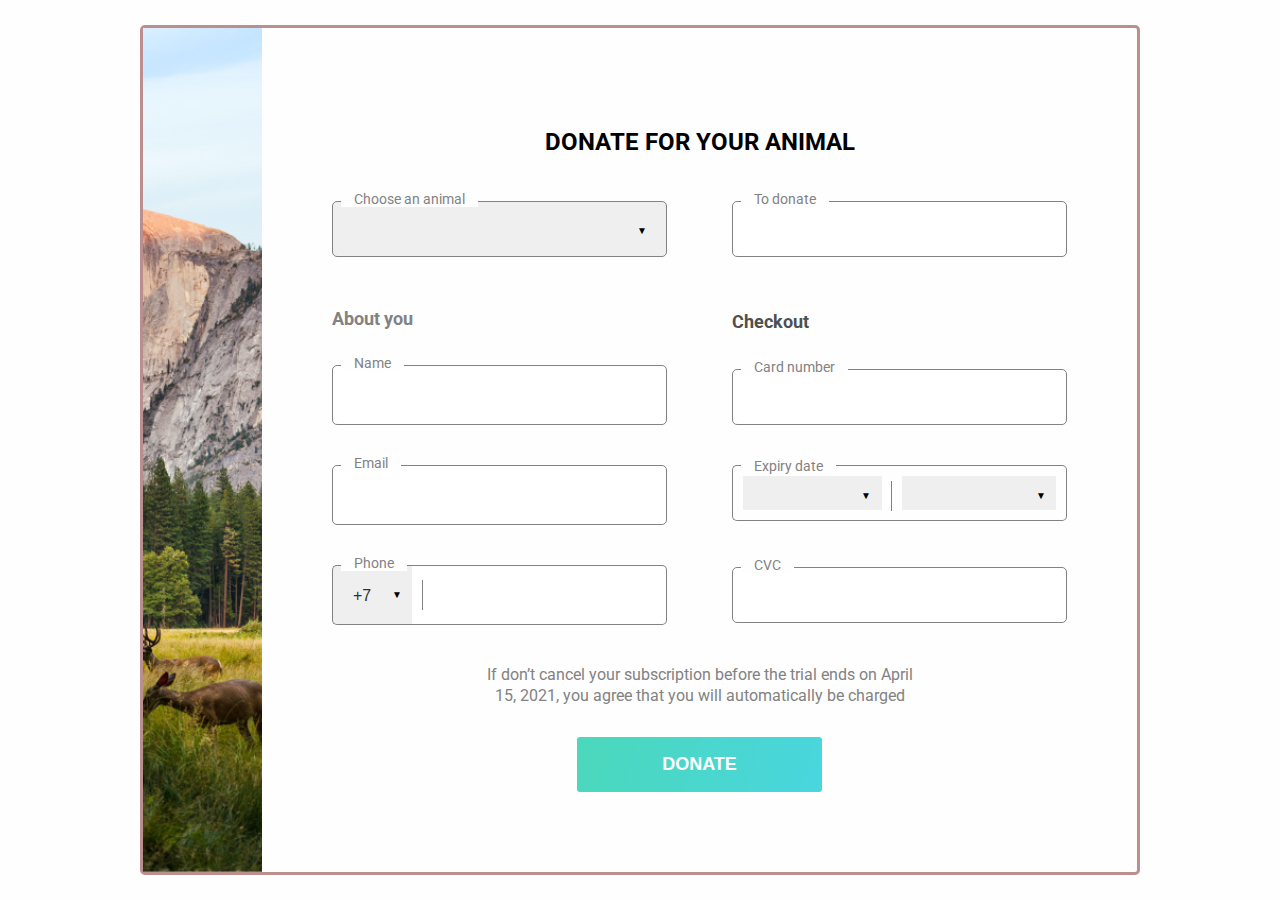
<file: pages/popup/popup.html>
<!DOCTYPE html>
<html lang="en">

<head>
    <meta charset="UTF-8">
    <meta http-equiv="X-UA-Compatible" content="IE=edge">
    <meta name="viewport" content="width=device-width, initial-scale=1.0">
    <meta name="description" content="This is an online zoo that allows you to see pets in any of the zoos or in the wild, where there are live cameras.">

    <title>Donate</title>

    <link rel="icon" type="image/svg" sizes="32x32" href="../../assets/icons/donate.svg">
    <link rel="stylesheet" href="../main/css/style.css">
</head>

<body>
    <!-- FAVICON FROM FLATICOM -->
    <!-- <div>Icons made by <a href="https://www.freepik.com" title="Freepik">Freepik</a> from <a href="https://www.flaticon.com/" title="Flaticon">www.flaticon.com</a></div> -->

    <div class="popup flex flex-jc-c flex-ai-c">
        <div class="popup__wrapper inner-container flex">
            <div class="popup__semi-hero">
                <img src="../../assets/images/pop-up/donate-hero.png" alt="Forest with animal">
            </div>
            <div class="popup__donate">
                <div class="donate__body flex flex-fd-col">
                    <div>
                        <h3 class="donate__body__title">Donate For Your Animal</h3>
                    </div>
                    <div class="donate__body__form">
                        <form class="donate__form flex">
                            <!-- top fields -->
                            <div class="donate__form__about flex flex-fd-col">
                                <div class="select">
                                    <select name="select-animal">
                                      <option selected disabled></option>
                                      <option value="1">Eagle</option>
                                      <option value="2">Panda</option>
                                      <option value="3">Crocodile</option>
                                      <option value="4">Gorilla</option>
                                    </select>
                                    <span class="top-level-text top-level-select">Choose an animal</span>
                                </div>

                                <!-- About you -->
                                <div class="donate__about__input section-title">
                                    <label>About you</label>
                                </div>

                                <!-- Name -->
                                <div class="donate__about__input">
                                    <input type="text" name="donate-name" required></input>
                                    <span class="top-level-text">Name</span>
                                </div>

                                <!-- Email -->
                                <div class="donate__about__input donate__about__email">
                                    <input type="email" name="donate-email" class="donate-email" required>
                                    <span class="top-level-text">Email</span>
                                </div>

                                <!-- Phone -->
                                <div class="donate__about__input donate__about__phone flex">
                                    <div class="phone-select">
                                        <select name="select-phone">
                                          <option selected>+7</option>
                                          <option value="1">+1</option>
                                          <option value="2">+44</option>
                                          <option value="3">+359</option>
                                        </select>
                                        <span class="top-level-text top-level-select">Phone</span>
                                    </div>
                                    <div>
                                        <input type="number" name="donate-number" class="donate-number">
                                    </div>
                                </div>
                            </div>
                            <!-- bottom fields -->
                            <div class="donate__form__checkout">
                                <!-- to donate -->
                                <div class="donate__about__input donate__input__amount">
                                    <input type="number" name="donate-amount" class="donate-amount" required>
                                    <span class="top-level-text">To donate</span>
                                </div>
                                <!-- Checkout -->
                                <div class="donate__about__input section-title">
                                    <label>Checkout</label>
                                </div>

                                <!-- Card -->
                                <div class="donate__about__input">
                                    <input type="number" name="donate-card" required></input>
                                    <span class="top-level-text">Card number</span>
                                </div>

                                <!-- Date -->
                                <div class="donate__about__input donate__about__date flex">
                                    <div class="month-select">
                                        <select name="select-month">
                                          <option selected></option>
                                          <option value="1">01</option>
                                          <option value="2">02</option>
                                          <option value="3">03</option>
                                          <option value="4">04</option>
                                          <option value="5">05</option>
                                          <option value="6">06</option>
                                          <option value="7">07</option>
                                          <option value="8">08</option>
                                          <option value="9">09</option>
                                          <option value="10">10</option>
                                          <option value="11">11</option>
                                          <option value="12">12</option>
                                        </select>
                                    </div>
                                    <div class="year-select">
                                        <select name="select-month">
                                          <option selected></option>
                                          <option value="1">2021</option>
                                          <option value="2">2022</option>
                                          <option value="3">2023</option>
                                          <option value="4">2024</option>
                                          <option value="5">2025</option>
                                          <option value="6">2026</option>
                                        </select>
                                    </div>
                                    <span class="top-level-text top-level-select">Expiry date</span>
                                </div>

                                <!-- CVC -->
                                <div class="donate__about__input">
                                    <input type="number" name="donate-cvc" class="donate-cvc" required>
                                    <span class="top-level-text">CVC</span>
                                </div>

                            </div>
                        </form>
                    </div>
                    <div class="donate__agreement">
                        <div class="donate__agreement__text">
                            <p>If don’t cancel your subscription before the trial ends on April 15, 2021, you agree that you will automatically be charged</p>
                        </div>
                        <div class="section-button__block flex flex-jc-c">
                            <button class="feedback-button feedback-invalid section-button" type="submit">Donate</button>
                        </div>
                    </div>
                </div>
            </div>
        </div>
    </div>

</body>

</html>
</file>
<file: pages/main/css/style.css>
@import url(https://fonts.googleapis.com/css?family=Roboto:regular,500,700,900);
:root {
  --clr-primary: #FEFEFE;
  --clr-light: #F2F2F2;
  --clr-dark: #333;
  --clr-gray: #4F4F4F;
  --clr-accent: #4BD8B5;
  --clr-testim-card-bg: #FEFEFE;
  --clr-toggle-theme: #F2F2F2;
  --clr-map-theme: #333333;
  --clr-map-area-active: #DADADA;
  --clr-map-active-strokes: #333333;
  --clr-header-theme: #FFFFFF; }

:root {
  scroll-behavior: smooth; }

html {
  font-size: 62.5%; }

body {
  margin: 0;
  padding: 0;
  font-family: var(--ff-primary);
  font-size: 16px;
  background-color: var(--clr-primary);
  color: var(clr-dark);
  line-height: 1.3; }
  body.lock-scroll {
    overflow: hidden; }
  body.modal-hidden {
    overflow: hidden; }

.outer-container {
  max-width: 1660px;
  padding: 0 20px;
  width: 100%;
  margin: 0 auto; }

.inner-container {
  max-width: 1200px;
  width: 100%;
  margin: 0 auto; }

.wrapper {
  min-height: 100%;
  overflow: hidden;
  flex-direction: column; }

.main {
  flex: 1 1 auto; }

.flex {
  display: flex; }
  .flex-jc-sb {
    justify-content: space-between; }
  .flex-jc-fe {
    justify-content: flex-end; }
  .flex-jc-fs {
    justify-content: flex-start; }
  .flex-jc-c {
    justify-content: center; }
  .flex-ai-c {
    align-items: center; }
  .flex-ai-fs {
    align-items: flex-start; }
  .flex-fd-col {
    flex-direction: column; }
  .flex-fd-row {
    flex-direction: row; }

.section-title {
  font-weight: var(--fw-black);
  font-size: var(--fs-h3);
  color: var(--clr-dark);
  line-height: 5.6rem; }

.small-title {
  font-weight: var(--fw-black);
  font-size: var(--fs-h4);
  line-height: 2.3rem;
  text-align: center;
  color: var(--clr-dark); }

.text {
  font-weight: var(--fw-reg);
  font-size: 1.4rem;
  line-height: 1.6rem;
  color: var(--clr-gray); }

img {
  max-width: 100%; }

@media screen and (max-width: 1365px) {
  .outer-container {
    max-width: 900px; }

  .inner-container {
    max-width: 900px; } }
@media screen and (max-width: 960px) {
  .outer-container {
    max-width: 700px; }

  .inner-container {
    max-width: 700px; } }
@media screen and (max-width: 760px) {
  .outer-container {
    max-width: 600px; }

  .inner-container {
    max-width: 600px; } }
* {
  padding: 0px;
  margin: 0px;
  border: 0px; }

*,
*:before,
*:after {
  -moz-box-sizing: border-box;
  -webkit-box-sizing: border-box;
  box-sizing: border-box; }

:focus,
:active {
  outline: none; }

a:focus,
a:active {
  outline: none; }

aside,
nav,
footer,
header,
section {
  display: block; }

html,
body {
  height: 100%; }

input::-ms-clear {
  display: none; }

button {
  cursor: pointer; }

button::-moz-focus-inner {
  padding: 0;
  border: 0; }

a,
a:visited {
  text-decoration: none; }

a:hover {
  text-decoration: none; }

ul li {
  list-style: none; }

img {
  vertical-align: top; }

h1,
h2,
h3,
h4,
h5,
h6 {
  font-weight: inherit;
  font-size: inherit; }

.section-button__block .section-button, .main .hero-top .hero-top__btn {
  width: 245px;
  height: 55px;
  background: linear-gradient(106.89deg, #4BD8B5 -14.32%, #49D6DF 100.68%);
  border-radius: 3px;
  color: #FFF;
  font-weight: var(--fw-black);
  font-size: var(--fs-h5);
  text-transform: uppercase; }
  .section-button__block .section-button img, .main .hero-top .hero-top__btn img {
    padding: 0.5625em 0.5625em 0.5625em 0.625em;
    margin: 0.3125em;
    border: 1px solid #FFF;
    border-radius: 50%; }
  .section-button__block .section-button:hover, .main .hero-top .hero-top__btn:hover {
    background: var(--clr-accent); }

.hero-top__carousel {
  position: absolute;
  min-height: 100%;
  top: 15%;
  left: 50%;
  z-index: 2;
  overflow: hidden; }
  .hero-top__carousel .hero-top__carousel__container {
    height: auto; }
    .hero-top__carousel .hero-top__carousel__container .carousel__item.watch__slider__image_notActive {
      display: none;
      visibility: hidden; }
    .hero-top__carousel .hero-top__carousel__container .carousel__item.watch__slider__image_active {
      display: block;
      visibility: visible; }
    .hero-top__carousel .hero-top__carousel__container .item__description {
      position: relative; }
      .hero-top__carousel .hero-top__carousel__container .item__description img {
        min-width: 140px;
        width: -webkit-fill-available;
        width: fill-available;
        margin: 0 1.4375em; }
      .hero-top__carousel .hero-top__carousel__container .item__description:hover img {
        transition: 0.5s ease;
        min-width: 245px;
        border-radius: 5px; }
      .hero-top__carousel .hero-top__carousel__container .item__description:hover .carousel__item__overlay {
        opacity: 1; }
      .hero-top__carousel .hero-top__carousel__container .item__description.item__description_active img {
        transition: 0.5s ease;
        min-width: 245px;
        border-radius: 5px; }
      .hero-top__carousel .hero-top__carousel__container .item__description.item__description_active .carousel__item__overlay {
        opacity: 1; }
      .hero-top__carousel .hero-top__carousel__container .item__description .carousel__item__overlay {
        position: absolute;
        top: 0;
        bottom: 100%;
        left: 0;
        right: 0;
        width: calc(100% - 46px);
        height: 100%;
        margin-left: 23px;
        transition: 0.5s ease;
        background: linear-gradient(to top, rgba(0, 0, 0, 0.85), transparent);
        border-radius: 5px;
        color: #FFF;
        opacity: 0; }
        .hero-top__carousel .hero-top__carousel__container .item__description .carousel__item__overlay .overlay__text {
          padding: 0 20px 15px 20px;
          font-size: 1.4rem;
          line-height: 1.6rem;
          overflow-y: hidden; }
        .hero-top__carousel .hero-top__carousel__container .item__description .carousel__item__overlay .item__overlay__buttons {
          padding-bottom: 35px;
          padding-left: 20px;
          background: transparent;
          font-size: 1.2rem;
          line-height: 1.4rem;
          font-weight: var(--fw-md);
          text-transform: uppercase; }
          .hero-top__carousel .hero-top__carousel__container .item__description .carousel__item__overlay .item__overlay__buttons .overlay__button-left,
          .hero-top__carousel .hero-top__carousel__container .item__description .carousel__item__overlay .item__overlay__buttons .overlay__button-right {
            color: #FFF; }
          .hero-top__carousel .hero-top__carousel__container .item__description .carousel__item__overlay .item__overlay__buttons .overlay__button-left {
            margin-right: 0.9375em; }
            .hero-top__carousel .hero-top__carousel__container .item__description .carousel__item__overlay .item__overlay__buttons .overlay__button-left span {
              width: 24px;
              height: 24px;
              margin-right: 0.1875em;
              padding: 0.46875em 0.5625em 0.40625em 0.6875em;
              border: 1px solid #FFF;
              border-radius: 50%; }
            .hero-top__carousel .hero-top__carousel__container .item__description .carousel__item__overlay .item__overlay__buttons .overlay__button-left:hover {
              color: var(--clr-accent); }
              .hero-top__carousel .hero-top__carousel__container .item__description .carousel__item__overlay .item__overlay__buttons .overlay__button-left:hover span {
                border: 1px solid var(--clr-accent); }
                .hero-top__carousel .hero-top__carousel__container .item__description .carousel__item__overlay .item__overlay__buttons .overlay__button-left:hover span svg path {
                  fill: var(--clr-accent); }
          .hero-top__carousel .hero-top__carousel__container .item__description .carousel__item__overlay .item__overlay__buttons .overlay__button-right span {
            margin-right: 0.1875em;
            padding: 0.28125em 0.5625em 0.15625em 0.5em;
            border: 1px solid #FFF;
            border-radius: 50%; }
          .hero-top__carousel .hero-top__carousel__container .item__description .carousel__item__overlay .item__overlay__buttons .overlay__button-right:hover {
            color: var(--clr-accent); }
            .hero-top__carousel .hero-top__carousel__container .item__description .carousel__item__overlay .item__overlay__buttons .overlay__button-right:hover span {
              border: 1px solid var(--clr-accent); }
              .hero-top__carousel .hero-top__carousel__container .item__description .carousel__item__overlay .item__overlay__buttons .overlay__button-right:hover span svg path {
                fill: var(--clr-accent); }

.hero-top .hero-top__range {
  padding-right: 20%;
  right: 0;
  bottom: 8%;
  position: absolute;
  z-index: 3; }
.hero-top .hero-top__pagination {
  padding-left: 50%; }
  .hero-top .hero-top__pagination p {
    padding-bottom: 0.9375em; }
    .hero-top .hero-top__pagination p .gallery-range {
      font-weight: var(--fw-black);
      font-size: 2.4rem;
      color: #FEFEFE;
      line-height: 2.8rem; }

@media screen and (max-width: 1365px) {
  .hero-top__carousel {
    left: 50%; }
    .hero-top__carousel .hero-top__carousel__container .item__description img {
      margin: 0 0.9375em; }
    .hero-top__carousel .hero-top__carousel__container .item__description .carousel__item__overlay {
      width: calc(100% - 30px);
      margin-left: 15px; } }
@media screen and (max-width: 960px) {
  .hero-top__carousel {
    top: 15%;
    left: 30%; } }
@media screen and (max-width: 640px) {
  .hero-top__carousel {
    top: 23%;
    left: 20%; }
    .hero-top__carousel .hero-top__carousel__container .item__description img {
      min-width: 113px;
      width: -webkit-fill-available;
      width: fill-available;
      margin: 0 5px; }
    .hero-top__carousel .hero-top__carousel__container .item__description.item__description_active img {
      min-width: 140px; }
    .hero-top__carousel .hero-top__carousel__container .item__description:hover img {
      min-width: 140px; }
    .hero-top__carousel .hero-top__carousel__container .item__description .carousel__item__overlay {
      width: calc(100% - 10px);
      margin-left: 5px; }
      .hero-top__carousel .hero-top__carousel__container .item__description .carousel__item__overlay .overlay__text {
        padding: 0 10px 15px 10px;
        font-size: 1.2rem;
        line-height: 1.4rem; }
      .hero-top__carousel .hero-top__carousel__container .item__description .carousel__item__overlay .item__overlay__buttons {
        padding-bottom: 10px;
        padding-left: 10px;
        flex-direction: column;
        align-items: flex-start; }
        .hero-top__carousel .hero-top__carousel__container .item__description .carousel__item__overlay .item__overlay__buttons > * {
          margin-bottom: 10px; }

  .hero-top .hero-top__pagination {
    padding-top: 0; }
    .hero-top .hero-top__pagination .range {
      width: 140px; }
      .hero-top .hero-top__pagination .range::-webkit-slider-thumb {
        width: 17px; }
      .hero-top .hero-top__pagination .range::-moz-range-thumb {
        width: 17px; }
  .hero-top .hero-top__range {
    bottom: 5%; } }
@media screen and (max-width: 425px) {
  .hero-top__carousel {
    left: 2%; } }
.range {
  width: 245px;
  -webkit-appearance: none;
  -moz-appearance: none;
  appearance: none; }
  .range:focus {
    outline: none; }
  .range::-webkit-slider-runnable-track {
    width: 100%;
    height: 5px;
    cursor: pointer;
    box-shadow: none;
    background: #BDBDBD;
    border-radius: 0; }
  .range::-moz-range-track {
    width: 100%;
    height: 5px;
    cursor: pointer;
    box-shadow: none;
    background: #BDBDBD;
    border-radius: 0; }
  .range::-webkit-slider-thumb {
    box-shadow: none;
    height: 10px;
    width: 30px;
    background: #FEFEFE;
    cursor: pointer;
    -webkit-appearance: none;
    -moz-appearance: none;
    appearance: none;
    margin-top: -2px; }
  .range::-moz-range-thumb {
    box-shadow: none;
    height: 10px;
    width: 30px;
    background: #FEFEFE;
    cursor: pointer;
    -webkit-appearance: none;
    -moz-appearance: none;
    appearance: none;
    margin-top: -2px; }
  .range::-moz-focus-outer {
    border: 0; }

.range-numbers {
  font-weight: var(--fw-black);
  font-size: 1.4rem;
  line-height: 1.6rem;
  color: #BDBDBD; }

.section-range .range::-webkit-slider-thumb {
  background: var(--clr-dark); }
.section-range .section-numbers {
  font-weight: var(--fw-black);
  font-size: 2.4rem;
  color: var(--clr-dark);
  line-height: 2.8rem; }

.slider__title {
  padding-bottom: 30px;
  text-align: center; }

.slider__container {
  overflow: hidden;
  padding-bottom: 30px; }
  .slider__container .icon-left path {
    fill: #828282; }
  .slider__container .icon-right path {
    fill: #828282; }
  .slider__container .control {
    padding: 0 20px;
    position: absolute;
    top: 0;
    bottom: 0;
    cursor: pointer; }
    .slider__container .control.slider__button__left {
      left: 0;
      right: auto; }
      .slider__container .control.slider__button__left .control-left {
        fill: var(--clr-dark); }
      .slider__container .control.slider__button__left .control-left.slide-disabled {
        fill: #828282; }
      .slider__container .control.slider__button__left .control-left-theme {
        fill: var(--clr-dark); }
    .slider__container .control.slider__button__right {
      left: auto;
      right: 0; }
      .slider__container .control.slider__button__right .control-right {
        fill: var(--clr-dark); }
      .slider__container .control.slider__button__right .control-right.slide-disabled {
        fill: #828282; }
      .slider__container .control.slider__button__right .control-right-theme {
        fill: var(--clr-dark); }
    .slider__container .control .arrow {
      display: block;
      position: absolute;
      top: 50%;
      transform: translateY(-100%); }
      .slider__container .control .arrow.slider__button__right {
        right: 40%; }
      .slider__container .control .arrow.slider__button__left {
        left: 40%; }
  .slider__container .slider__item {
    position: relative;
    z-index: 2; }
    .slider__container .slider__item:hover .slider__item__text {
      opacity: 1;
      height: 100%;
      top: 0;
      bottom: 100%; }
    .slider__container .slider__item.slider__item_active .slider__item__text {
      opacity: 1;
      height: 100%;
      top: 0;
      bottom: 100%; }
    .slider__container .slider__item .slider__item__text {
      position: absolute;
      top: 100%;
      bottom: 0;
      left: 0;
      right: 0;
      width: calc(100% - 30px);
      height: 0;
      padding: 0 1.375em 2.8125em 1.375em;
      transition: 0.5s ease;
      background: linear-gradient(to top, rgba(0, 0, 0, 0.85), transparent);
      border-radius: 5px;
      font-size: 1.4rem;
      line-height: 1.6rem;
      color: #FFF;
      opacity: 0; }
      .slider__container .slider__item .slider__item__text p {
        padding-bottom: 15px; }
      .slider__container .slider__item .slider__item__text .slider__button .slider-button-left,
      .slider__container .slider__item .slider__item__text .slider__button .slider-button-right {
        background: transparent;
        font-size: 1.2rem;
        line-height: 1.4rem;
        font-weight: var(--fw-md);
        text-transform: uppercase;
        color: #FFF; }
      .slider__container .slider__item .slider__item__text .slider__button .slider-button-left {
        padding-right: 0.625em; }
        .slider__container .slider__item .slider__item__text .slider__button .slider-button-left span {
          margin-right: 0.1875em;
          padding: 0.40625em 0.5625em 0.40625em 0.625em;
          border: 1px solid #FFF;
          border-radius: 50%; }
        .slider__container .slider__item .slider__item__text .slider__button .slider-button-left:hover {
          color: var(--clr-accent); }
          .slider__container .slider__item .slider__item__text .slider__button .slider-button-left:hover span {
            border: 1px solid var(--clr-accent); }
            .slider__container .slider__item .slider__item__text .slider__button .slider-button-left:hover span svg path {
              fill: var(--clr-accent); }
      .slider__container .slider__item .slider__item__text .slider__button .slider-button-right {
        width: 74px;
        height: 24px;
        color: #FFF; }
        .slider__container .slider__item .slider__item__text .slider__button .slider-button-right span {
          margin-right: 0.1875em;
          padding: 0.21875em 0.5625em;
          border: 1px solid #FFF;
          border-radius: 50%; }
        .slider__container .slider__item .slider__item__text .slider__button .slider-button-right:hover {
          color: var(--clr-accent); }
          .slider__container .slider__item .slider__item__text .slider__button .slider-button-right:hover span {
            border: 1px solid var(--clr-accent); }
            .slider__container .slider__item .slider__item__text .slider__button .slider-button-right:hover span svg path {
              fill: var(--clr-accent); }
  .slider__container .slider__track {
    transition: 0.4s ease;
    left: 0;
    position: relative; }
    .slider__container .slider__track .slider__item {
      padding-right: 30px; }
      .slider__container .slider__track .slider__item img {
        min-width: 278px;
        border-radius: 5px; }

@media screen and (max-width: 1365px) {
  .slider__container .slider__track .slider__item {
    padding-right: 20px; }
    .slider__container .slider__track .slider__item img {
      min-width: 210px;
      height: auto; }
    .slider__container .slider__track .slider__item .slider__item__text {
      width: calc(100% - 20px);
      padding: 0 0.5em 2.8125em 0.5em; } }
@media screen and (max-width: 900px) {
  .slider__container .control {
    display: none;
    visibility: hidden; } }
.works__slider {
  max-width: 100%;
  width: 790px;
  height: 323px;
  margin: 0 auto 1.875em auto;
  position: relative; }
  .works__slider .works__slider__image {
    width: 790px;
    max-width: 100%;
    height: 323px;
    cursor: pointer;
    position: absolute;
    opacity: 1;
    transition: 0.5s ease; }
    .works__slider .works__slider__image.works__slider__image_notActive {
      opacity: 0; }

@media screen and (max-width: 1365px) {
  .works__slider .works__slider__image {
    width: 746px;
    object-fit: none;
    object-position: 50% 50%; } }
@media screen and (max-width: 960px) {
  .works__slider .works__slider__image {
    width: 600px; } }
@media screen and (max-width: 640px) {
  .works__slider .works__slider__image {
    width: 300px;
    object-fit: none;
    object-position: 50% 50%; } }
.footer__form .footer__form__title {
  padding-bottom: 30px;
  font-weight: var(--fw-black);
  font-size: var(--fs-h4);
  line-height: 23px;
  letter-spacing: 1px; }
.footer__form .footer__form__body input[type=text],
.footer__form .footer__form__body input[type=email],
.footer__form .footer__form__body textarea {
  width: 100%;
  padding: 0.625em 0px;
  margin: 0.625em 0;
  font-size: 1.4rem;
  line-height: 16px;
  background-color: #333;
  border: none;
  border-bottom: 1px solid #BDBDBD;
  color: #E0E0E0; }
.footer__form .footer__form__body input[type=email] {
  margin-bottom: 1.25em; }
.footer__form .footer__form__body textarea {
  border: 1px solid #BDBDBD;
  border-radius: 3px;
  resize: none; }
.footer__form .footer__form__body .form__textarea {
  position: relative;
  color: #BDBDBD; }
  .footer__form .footer__form__body .form__textarea .textarea-text {
    position: absolute;
    left: 0;
    top: 0;
    padding: 0.25em 0.5em 0 0.1875em;
    margin-left: 0.5em;
    font-size: 1.2rem;
    background-color: #333;
    color: #BDBDBD;
    line-height: 14px; }
.footer__form .footer__form__body .form__checkbox {
  margin-bottom: 15px;
  font-size: 24px;
  color: #BDBDBD; }
.footer__form .footer__form__body input[type='checkbox'] {
  height: 0;
  width: 0; }
.footer__form .footer__form__body input[type='checkbox'] + label {
  position: relative;
  display: flex;
  margin: 0.6em 0;
  font-size: 12px;
  align-items: center;
  color: #9e9e9e;
  transition: color 250ms cubic-bezier(0.4, 0, 0.23, 1); }
.footer__form .footer__form__body input[type='checkbox'] + label > ins {
  position: absolute;
  display: block;
  bottom: 0;
  left: 2em;
  height: 0;
  width: 100%;
  overflow: hidden;
  text-decoration: none;
  transition: height 300ms cubic-bezier(0.4, 0, 0.23, 1); }
.footer__form .footer__form__body input[type='checkbox'] + label > ins > i {
  position: absolute;
  bottom: 0;
  font-style: normal; }
.footer__form .footer__form__body input[type='checkbox'] + label > span {
  display: flex;
  justify-content: center;
  align-items: center;
  margin-right: 1em;
  width: 1em;
  height: 1em;
  background: transparent;
  border: 1px solid #BDBDBD;
  border-radius: 2px;
  cursor: pointer;
  transition: all 250ms cubic-bezier(0.4, 0, 0.23, 1); }
.footer__form .footer__form__body input[type='checkbox'] + label:hover,
.footer__form .footer__form__body input[type='checkbox']:focus + label {
  color: #BDBDBD; }
.footer__form .footer__form__body input[type='checkbox'] + label:hover > span,
.footer__form .footer__form__body input[type='checkbox']:focus + label > span {
  background: rgba(255, 255, 255, 0.1); }
.footer__form .footer__form__body input[type='checkbox']:checked + label > ins {
  height: 100%; }
.footer__form .footer__form__body input[type='checkbox']:checked + label > span {
  border: 0.5em solid var(--clr-accent);
  animation: shrink-bounce 200ms cubic-bezier(0.4, 0, 0.23, 1); }
.footer__form .footer__form__body input[type='checkbox']:checked + label > span:before {
  content: "";
  position: absolute;
  top: .6em;
  left: .2em;
  border-right: 3px solid transparent;
  border-bottom: 3px solid transparent;
  transform: rotate(45deg);
  transform-origin: 0% 100%;
  animation: checkbox-check 125ms 250ms cubic-bezier(0.4, 0, 0.23, 1) forwards; }
@keyframes shrink-bounce {
  0% {
    transform: scale(1); }
  33% {
    transform: scale(0.85); }
  100% {
    transform: scale(1); } }
@keyframes checkbox-check {
  0% {
    width: 0;
    height: 0;
    border-color: #212121;
    transform: translate3d(0, 0, 0) rotate(45deg); }
  33% {
    width: 0.1em;
    height: 0;
    transform: translate3d(0, 0, 0) rotate(45deg); }
  100% {
    width: 0.4em;
    height: 0.6em;
    border-color: #212121;
    transform: translate3d(0, -0.5em, 0) rotate(45deg); } }
.footer__form .footer__form__body .form__send__btn {
  width: 100%;
  margin-bottom: 3.125em; }
  .footer__form .footer__form__body .form__send__btn button {
    width: 140px;
    background-color: #333;
    color: #FEFEFE;
    text-transform: uppercase; }
    .footer__form .footer__form__body .form__send__btn button:hover {
      color: var(--clr-accent); }
      .footer__form .footer__form__body .form__send__btn button:hover svg path {
        fill: var(--clr-accent); }
  .footer__form .footer__form__body .form__send__btn span {
    margin-left: 1.375em; }

.aside__carousel {
  position: absolute;
  top: 0;
  left: 0;
  width: 100%; }
  .aside__carousel .aside__carousel__container {
    position: relative;
    width: 100%;
    overflow: initial; }
    .aside__carousel .aside__carousel__container .aside__carousel__item {
      cursor: pointer; }
      .aside__carousel .aside__carousel__container .aside__carousel__item .aside__carousel__img .aside__carousel__image {
        width: 108px;
        height: 108px;
        object-fit: cover;
        border-radius: 50%; }

@media screen and (max-width: 1365px) {
  .aside__carousel .aside__carousel__container .aside__carousel__item .aside__carousel__img .aside__carousel__image {
    width: 96px;
    height: 96px; } }
@media screen and (max-width: 960px) {
  .aside__carousel .aside__carousel__container .aside__carousel__item .aside__carousel__img .aside__carousel__image {
    width: 70px;
    height: 70px; } }
@media screen and (max-width: 760px) {
  .aside__carousel .aside__carousel__container .aside__carousel__item .aside__carousel__img .aside__carousel__image {
    width: 40px;
    height: 40px; } }
:root {
  --ff-primary: 'Roboto', sans-serif;
  --fw-reg: 400;
  --fw-md: 500;
  --fw-bold: 700;
  --fw-black: 900;
  --fs-h2: 8.9rem;
  --fs-h3: 4.8rem;
  --fs-h4: 2rem;
  --fs-h5: 1.8rem;
  --fs-body: 1.6rem; }

.header {
  padding: 1em 0;
  box-shadow: 0px 4px 8px rgba(44, 101, 77, 0.08);
  background-color: var(--clr-header-theme); }
  .header .header__body {
    /*Simple css to style it like a toggle switch*/ }
    .header .header__body .theme-switch-wrapper {
      display: flex;
      align-items: center; }
    .header .header__body .theme-switch {
      display: inline-block;
      height: 30px;
      width: 54px;
      position: relative; }
    .header .header__body .theme-switch input {
      display: none; }
    .header .header__body .slider {
      bottom: 0;
      left: 0;
      right: 0;
      top: 0;
      cursor: pointer;
      position: absolute;
      background-color: var(--clr-light);
      border: 2px solid #828282;
      transition: .4s; }
    .header .header__body .slider:before {
      bottom: 3px;
      left: 3px;
      content: "";
      width: 20px;
      height: 20px;
      position: absolute;
      transition: .4s;
      background-color: var(--clr-primary);
      border: 2px solid #828282;
      box-shadow: 2px 4px 15px rgba(6, 12, 70, 0.15); }
    .header .header__body input:checked + .slider {
      background-color: var(--clr-toggle-theme); }
    .header .header__body input:checked + .slider:before {
      transform: translateX(24px); }
    .header .header__body .slider.round {
      border-radius: 190px; }
    .header .header__body .slider.round:before {
      border-radius: 50%; }
  .header .header__logo {
    font-weight: var(--fw-black);
    z-index: 5; }
    .header .header__logo a {
      color: var(--clr-dark); }
    .header .header__logo p {
      font-size: 3.6rem;
      text-transform: lowercase;
      line-height: 42px; }
    .header .header__logo h5 {
      font-size: var(--fs-h5);
      letter-spacing: 1px;
      line-height: 21px; }
  .header .header__menu .header__list {
    font-size: 1.6rem;
    font-weight: var(--fw-reg);
    text-transform: capitalize; }
    .header .header__menu .header__list .header__list__item {
      margin: 0 3.8125em;
      color: var(--clr-dark);
      line-height: 19px; }
      .header .header__menu .header__list .header__list__item:hover {
        font-weight: var(--fw-black);
        transition: all 0.3s ease-in-out 0s; }
    .header .header__menu .header__list .header__list__item-active {
      border-bottom: 1px solid var(--clr-dark);
      padding-bottom: 0.1875em;
      font-weight: var(--fw-black); }
      .header .header__menu .header__list .header__list__item-active:hover {
        cursor: default; }
    .header .header__menu .header__list .header__list__item_hidden {
      display: none;
      visibility: hidden; }
      .header .header__menu .header__list .header__list__item_hidden > * {
        margin-right: 10px; }
  .header .menu__icon {
    display: none; }

@media screen and (max-width: 1365px) {
  .header .header__menu .header__list .header__list__item {
    margin: 0 2.5625em; } }
@media screen and (max-width: 960px) {
  .header {
    position: fixed;
    top: 0;
    left: 0;
    width: 100%;
    z-index: 10; }
    .header .header__body .menu__icon {
      width: 40px;
      height: 21px;
      cursor: pointer;
      display: block;
      position: relative;
      z-index: 5; }
      .header .header__body .menu__icon span, .header .header__body .menu__icon::before, .header .header__body .menu__icon::after {
        width: 100%;
        height: 10%;
        right: 0;
        position: absolute;
        transition: 0.4s ease 0s;
        background-color: var(--clr-dark); }
      .header .header__body .menu__icon::before, .header .header__body .menu__icon::after {
        content: ""; }
      .header .header__body .menu__icon::before {
        top: 0; }
      .header .header__body .menu__icon::after {
        bottom: 0;
        width: 33px; }
      .header .header__body .menu__icon span {
        top: 50%;
        transform: scale(1) translate(0, -50%); }
      .header .header__body .menu__icon.menu__icon-active span {
        transform: scale(0) translate(0, -50%); }
      .header .header__body .menu__icon.menu__icon-active::before {
        top: 50%;
        transform: rotate(-45deg) translate(0, -50%); }
      .header .header__body .menu__icon.menu__icon-active::after {
        width: 40px;
        bottom: 50%;
        transform: rotate(45deg) translate(0, 50%); }
    .header .header__body .header__menu {
      position: fixed;
      overflow: auto;
      padding: 8.75em 1.875em 1.875em 1.875em;
      top: 0;
      left: -150%;
      width: 100%;
      height: 100%;
      background-color: var(--clr-accent);
      transition: left 0.4s ease 0s; }
      .header .header__body .header__menu .header__list {
        flex-direction: column;
        justify-content: center;
        align-items: center;
        font-size: 3.6rem; }
        .header .header__body .header__menu .header__list li {
          padding-bottom: 0.625em; }
      .header .header__body .header__menu::before {
        width: 100%;
        content: "";
        position: fixed;
        top: 0;
        left: 0;
        height: 94px;
        background-color: var(--clr-primary);
        z-index: 2; }
      .header .header__body .header__menu.header__menu-active {
        left: 0; } }
@media screen and (max-width: 640px) {
  .header .header__menu .header__list .header__list__item_hidden {
    display: inline-block;
    vertical-align: middle;
    visibility: visible; }
    .header .header__menu .header__list .header__list__item_hidden .list__item__burger .list__item__social svg:hover {
      transform: scale(1.2);
      transition: 0.5s ease; }
    .header .header__menu .header__list .header__list__item_hidden .list__item__burger .list__item__social svg path {
      fill: var(--clr-dark); } }
@media screen and (max-width: 470px) {
  .header .header__menu .header__list li {
    font-size: 2.5rem; } }
.footer {
  padding: 6.25em 0;
  background-color: #333333;
  color: #FEFEFE; }
  .footer .footer__container {
    position: relative;
    border-bottom: 1px solid #FEFEFE; }
    .footer .footer__container .footer__contact__body {
      width: 30%; }
    .footer .footer__container .footer__contacts__body {
      padding-left: 20%; }
      .footer .footer__container .footer__contacts__body .footer__navigation {
        padding: 1.875em 0 5em 0; }
        .footer .footer__container .footer__contacts__body .footer__navigation .footer__list {
          font-weight: var(--fw-md);
          font-size: var(--fs-body);
          line-height: 19px; }
          .footer .footer__container .footer__contacts__body .footer__navigation .footer__list .footer__list__item-active {
            border-bottom: 1px solid #FEFEFE;
            padding-bottom: 0.1875em;
            font-weight: var(--fw-black); }
            .footer .footer__container .footer__contacts__body .footer__navigation .footer__list .footer__list__item-active:hover {
              cursor: default; }
          .footer .footer__container .footer__contacts__body .footer__navigation .footer__list .footer__list__inner {
            padding-right: 70px; }
            .footer .footer__container .footer__contacts__body .footer__navigation .footer__list .footer__list__inner:last-child {
              padding-right: 0; }
            .footer .footer__container .footer__contacts__body .footer__navigation .footer__list .footer__list__inner .footer__list__item {
              color: #FEFEFE;
              text-transform: capitalize; }
              .footer .footer__container .footer__contacts__body .footer__navigation .footer__list .footer__list__inner .footer__list__item:hover {
                font-weight: var(--fw-black);
                transition: all 0.3s ease-in-out 0s; }
    .footer .footer__container .footer__center .footer__subtitle {
      padding-bottom: 30px;
      font-weight: var(--fw-black);
      font-size: 1.4rem;
      line-height: 16px;
      text-transform: uppercase; }
    .footer .footer__container .footer__contacts .footer__contacts__address {
      padding-bottom: 15px; }
      .footer .footer__container .footer__contacts .footer__contacts__address a {
        color: #FEFEFE; }
    .footer .footer__container .footer__contacts .footer__contacts__details {
      padding-bottom: 15px; }
      .footer .footer__container .footer__contacts .footer__contacts__details a {
        color: #FEFEFE; }
    .footer .footer__container .footer__contacts__socials {
      margin-bottom: 2.5em; }
      .footer .footer__container .footer__contacts__socials .footer__socials__body .footer__socials__item {
        padding-right: 15px;
        display: inline-block;
        vertical-align: middle;
        font-weight: var(--fw-reg);
        font-size: 1.4rem;
        line-height: 16px; }
        .footer .footer__container .footer__contacts__socials .footer__socials__body .footer__socials__item img:hover {
          transform: scale(1.2);
          transition: 0.5s ease; }
    .footer .footer__container .footer__button__body {
      position: absolute;
      right: 0;
      top: 0; }
      .footer .footer__container .footer__button__body .section-button__block .section-button {
        width: 275px;
        font-size: var(--fs-h5);
        line-height: 21px; }
  .footer .footer__logo {
    padding-bottom: 3.75em;
    font-weight: var(--fw-black); }
    .footer .footer__logo a {
      color: #FEFEFE; }
      .footer .footer__logo a p {
        font-size: 3.6rem;
        text-transform: lowercase;
        line-height: 42px; }
      .footer .footer__logo a h5 {
        font-size: var(--fs-h5);
        line-height: 21px;
        letter-spacing: 1.5px; }
  .footer .footer__bottom {
    padding-top: 2.8125em; }
    .footer .footer__bottom .bottom__body {
      font-size: 1.2rem;
      line-height: 14px;
      color: #BDBDBD; }
      .footer .footer__bottom .bottom__body .footer__body__item {
        padding-bottom: 0.3125em; }

@media screen and (max-width: 1680px) {
  .footer .footer__container .footer__contacts__body {
    padding-left: 15%; } }
@media screen and (max-width: 1365px) {
  .footer .footer__container .footer__button__body {
    left: 46%;
    top: 60%; }
  .footer .footer__container .footer__contacts__body {
    padding-left: 10%; }
  .footer .footer__container .footer__contact__body {
    width: 100%; } }
@media screen and (max-width: 960px) {
  .footer {
    padding: 6.25em 0 3.125em 0; }
    .footer .footer__container {
      flex-direction: column; }
      .footer .footer__container .footer__contact__body {
        width: 70%; }
        .footer .footer__container .footer__contact__body .footer__contact .footer__form .footer__form__title {
          padding-top: 120px; }
      .footer .footer__container .footer__button__body {
        left: 46%;
        top: 0;
        padding-top: 10px; }
      .footer .footer__container .footer__contacts__body {
        padding-left: 0;
        padding-bottom: 60px; }
        .footer .footer__container .footer__contacts__body .footer__navigation {
          padding: 0 0 30px 0; }
          .footer .footer__container .footer__contacts__body .footer__navigation .footer__menu {
            height: 0; }
            .footer .footer__container .footer__contacts__body .footer__navigation .footer__menu .footer__list {
              flex-direction: column;
              transform: translateY(-570px); }
              .footer .footer__container .footer__contacts__body .footer__navigation .footer__menu .footer__list > * {
                margin-bottom: 10px; } }
@media screen and (max-width: 640px) {
  .footer {
    padding-top: 50px; }
    .footer .outer-container {
      padding: 0 10px; }
      .footer .outer-container .footer__container .footer__contact__body {
        width: 100%; }
      .footer .outer-container .footer__container .footer__button__body {
        left: 0;
        top: 85%;
        padding-top: 10px; }
      .footer .outer-container .footer__container .footer__contacts__body {
        padding-bottom: 150px; } }
.map {
  padding: 6.25em 0;
  background-color: var(--clr-light); }
  .map .map__title {
    text-align: center; }
    .map .map__title h3 {
      padding-bottom: 3.125em; }
  .map .map__image {
    position: relative;
    margin-bottom: 30px; }
    .map .map__image svg {
      width: 100%;
      height: 100%;
      cursor: pointer; }
      .map .map__image svg .svg-segment:hover {
        fill: #DADADA;
        stroke: black;
        stroke-width: 2;
        transition: 0.4s; }
      .map .map__image svg .map-theme {
        fill: var(--clr-map-theme); }
      .map .map__image svg .map-theme-active {
        fill: var(--clr-map-area-active); }
      .map .map__image svg .map-active-stroke {
        stroke: var(--clr-map-active-strokes);
        stroke-width: 3; }
    .map .map__image .map__pin {
      position: absolute;
      top: 15%;
      bottom: 0;
      left: 12%;
      right: 0;
      background-image: url("../images/map/marker.svg");
      background-size: contain;
      background-repeat: no-repeat;
      width: 67px;
      height: 95px;
      filter: drop-shadow(2px 4px 15px rgba(6, 12, 70, 0.15));
      cursor: pointer; }
      .map .map__image .map__pin:hover {
        background-image: url("../images/map/marker-red.svg");
        background-size: contain;
        background-repeat: no-repeat;
        width: 67px;
        height: 95px;
        filter: drop-shadow(2px 4px 15px rgba(6, 12, 70, 0.15));
        cursor: pointer;
        transition: 0.5s ease;
        z-index: 100; }
        .map .map__image .map__pin:hover .tooltip {
          display: block; }
      .map .map__image .map__pin .map__pin__img {
        position: absolute;
        top: 13%;
        bottom: 0;
        left: 18%;
        right: 0;
        background-image: url("../images/map/eagle.png");
        background-size: contain;
        background-repeat: no-repeat;
        width: 43px;
        height: 43px; }
    .map .map__image .map__pin_second {
      top: 20%;
      bottom: 0;
      left: 75%; }
      .map .map__image .map__pin_second .map__pin__img {
        background-image: url("../images/map/panda.png"); }

.tooltip {
  display: none;
  padding: 2.5em;
  position: absolute;
  top: 80px;
  left: 30px;
  width: 436px;
  box-shadow: 2px 4px 15px rgba(6, 12, 70, 0.15);
  border-radius: 8px;
  background-color: var(--clr-primary);
  z-index: 1000; }
  .tooltip:hover .tooltip__btn {
    display: inline-block; }
  .tooltip .tooltip__btn {
    width: 115px;
    height: 29px;
    display: none;
    text-decoration: none;
    background: transparent;
    font-size: 1.3rem;
    line-height: 15px;
    font-weight: var(--fw-black);
    color: var(--clr-accent);
    border: 1px solid var(--clr-accent);
    border-radius: 3px; }
    .tooltip .tooltip__btn svg {
      width: 5px;
      height: 5px; }
  .tooltip .section-button__block .section-button {
    width: 115px;
    height: 26px;
    background: transparent;
    color: var(--clr-accent);
    font-weight: var(--fw-black);
    font-size: 1.3rem;
    line-height: 15px;
    text-transform: none; }
    .tooltip .section-button__block .section-button img {
      padding: 0.375em;
      margin: 0.25em;
      border: 1px solid var(--clr-accent);
      border-radius: 50%; }
  .tooltip .tooltip__heading {
    margin-bottom: 0.9375em;
    text-align: left;
    text-transform: capitalize;
    font-weight: var(--fw-black);
    font-size: var(--fs-h5);
    color: var(--clr-dark);
    line-height: 21px; }
  .tooltip .tooltip__img img {
    min-width: 65px;
    height: 65px;
    border-radius: 50%;
    object-fit: cover; }
  .tooltip .tooltip__info {
    margin-left: 20px;
    text-align: left; }
  .tooltip .tooltip__population {
    padding-bottom: 15px;
    font-weight: var(--fw-reg);
    font-size: 1.4rem;
    line-height: 16px;
    color: var(--clr-dark); }
    .tooltip .tooltip__population::before {
      content: "Population: ";
      font-weight: var(--fw-md);
      color: var(--clr-dark); }
  .tooltip .tooltip__region {
    margin-bottom: 5px;
    font-weight: var(--fw-reg);
    font-size: 1.4rem;
    line-height: 16px;
    color: var(--clr-dark); }
    .tooltip .tooltip__region::before {
      content: "Region: ";
      font-weight: var(--fw-md);
      color: var(--clr-dark); }

.tooltip_second {
  left: -400px; }

@media screen and (max-width: 960px) {
  .map .map__image .map__pin {
    top: 20%; }
  .map .map__image .map__pin_second {
    top: 22%;
    left: 70%; } }
@media screen and (max-width: 1365px) {
  .map .map__image .map__pin {
    top: 10%; }
  .map .map__image .map__pin_second {
    top: 12%;
    left: 73%; } }
@media screen and (max-width: 960px) {
  .map .map__image .map__pin {
    top: 2%; }
  .map .map__image .map__pin_second {
    top: 5%; } }
@media screen and (max-width: 760px) {
  .map .map__image .map__pin {
    top: -5%; }
  .map .map__image .map__pin_second {
    top: -2%;
    left: 70%; } }
@media screen and (max-width: 640px) {
  .map {
    padding: 3.125em 0; }
    .map .map__container .map__image .map__pin {
      top: 10%;
      left: 15%;
      width: 34px;
      height: 47px; }
      .map .map__container .map__image .map__pin:hover {
        background-image: url("../images/map/small-red-pin.svg");
        background-repeat: no-repeat;
        width: 34px;
        height: 47px; }
      .map .map__container .map__image .map__pin .map__pin__img {
        width: 22px;
        height: 22px; }
    .map .map__container .map__image .map__pin_second {
      top: 15%;
      left: 75%; }
      .map .map__container .map__image .map__pin_second .map__pin__img {
        background-image: url("../images/map/panda.png"); }
    .map .map__container .map__title h3 {
      padding-bottom: 1.875em; }
    .map .map__container .map__title .section-title {
      font-size: 3.6rem;
      line-height: 4.2rem; }

  .tooltip {
    top: 40px;
    left: 15px; }

  .tooltip_second {
    left: -415px; } }
@media screen and (max-width: 590px) {
  .map .map__image .map__pin {
    top: -8%; }
  .map .map__image .map__pin_second {
    top: -5%; }

  .tooltip {
    width: 238px;
    padding: 0.9375em; }
    .tooltip .tooltip__info {
      margin-left: 0.4375em; }
      .tooltip .tooltip__info .tooltip__heading {
        font-size: 1.4rem;
        line-height: 1.6rem; }
      .tooltip .tooltip__info .tooltip__population {
        font-size: 1.1rem;
        line-height: 1.3rem; }
      .tooltip .tooltip__info .tooltip__region {
        font-size: 1.1rem;
        line-height: 1.3rem; }
    .tooltip .tooltip__img img {
      min-width: 40px;
      height: 40px; }

  .tooltip_second {
    left: -218px; } }
@media screen and (max-width: 450px) {
  .map .map__container .map__image .map__pin {
    top: 4%; }
  .map .map__container .map__image .map__pin_second {
    top: 7%;
    left: 73%; }
  .map .map__container .map__title h3 {
    padding-bottom: 1.875em; }
  .map .map__container .map__title .section-title {
    font-size: 3.6rem;
    line-height: 4.2rem; } }
@media screen and (max-width: 365px) {
  .map .map__container .map__image .map__pin {
    top: 0; }
  .map .map__container .map__image .map__pin_second {
    top: 0; } }
.modal {
  position: fixed;
  top: 0;
  left: 0;
  width: 100%;
  height: 100vh;
  background-color: rgba(0, 0, 0, 0.5);
  z-index: 11; }
  .modal.modal-hidden {
    display: none; }

.feedback {
  width: 886px;
  height: 530px;
  padding: 1.25em;
  position: fixed;
  top: calc(50vh - 265px);
  left: calc(50vw - 443px);
  z-index: 100;
  border-radius: 5px;
  background-color: var(--clr-primary);
  color: #828282; }
  .feedback .feedback__form__body input[type=text],
  .feedback .feedback__form__body input[type=email],
  .feedback .feedback__form__body textarea {
    width: 100%;
    margin-bottom: 2.5em;
    font-size: 1.4rem;
    line-height: 16px;
    border: none;
    border-bottom: 1px solid #828282;
    color: #828282;
    background-color: var(--clr-primary); }
  .feedback .feedback__form__body textarea {
    border: 1px solid #828282;
    border-radius: 5px;
    resize: none;
    background-color: var(--clr-primary); }
  .feedback .feedback__form__body .feedback__title {
    margin-bottom: 1.875em;
    color: var(--clr-dark);
    font-weight: var(--fw-black);
    font-size: 2.4rem;
    line-height: 2.8rem;
    text-transform: uppercase;
    text-align: center; }
  .feedback .feedback__form__body .section-button__block .feedback-invalid {
    background: #FF512F;
    /* fallback for old browsers */
    background: -webkit-linear-gradient(to right, #DD2476, #FF512F);
    /* Chrome 10-25, Safari 5.1-6 */
    background: linear-gradient(to right, #DD2476, #FF512F);
    /* W3C, IE 10+/ Edge, Firefox 16+, Chrome 26+, Opera 12+, Safari 7+ */ }
  .feedback .feedback__form__textarea {
    position: relative; }
    .feedback .feedback__form__textarea .feedback__textarea-text {
      position: absolute;
      left: 0;
      top: -10px;
      padding: 0.25em 0.875em 0 0.75em;
      margin-left: 0.5em;
      background-color: var(--clr-primary);
      font-size: 1.4rem;
      line-height: 1.6rem; }

.feedback-hidden {
  display: none; }

@media screen and (max-width: 960px) {
  .feedback {
    width: 640px;
    left: calc(50vw - 320px); } }
@media screen and (max-width: 760px) {
  .feedback {
    width: 300px;
    left: calc(50vw - 150px); } }
.main .hero-top {
  position: relative;
  min-height: 940px;
  padding-top: 210px;
  background-image: url("../images/hero-top/hero.jpg");
  background-size: cover;
  background-repeat: no-repeat;
  background-position: center center; }
  .main .hero-top h1 {
    height: 0;
    font-size: 0;
    text-indent: -9999rem; }
  .main .hero-top .hero-top__body {
    width: 100%; }
    .main .hero-top .hero-top__body .hero-top__title {
      padding-bottom: 45px;
      font-weight: var(--fw-black);
      font-size: var(--fs-h2);
      line-height: 104px;
      color: var(--clr-primary);
      text-shadow: 2px 3px 5px rgba(0, 0, 0, 0.2); }
    .main .hero-top .hero-top__body .hero-top__text {
      width: 35%; }
  .main .hero-top .hero-top__btn {
    display: inline-flex; }
  .main .hero-top .hero-top__socials {
    padding-top: 13.5em; }
    .main .hero-top .hero-top__socials .hero-top__list .hero-top__item {
      padding-bottom: 0.9375em; }
      .main .hero-top .hero-top__socials .hero-top__list .hero-top__item:last-child {
        padding-bottom: 0; }
      .main .hero-top .hero-top__socials .hero-top__list .hero-top__item img:hover {
        transform: scale(1.2);
        transition: 0.5s ease; }
.main .works {
  padding: 6.25em 0;
  background-color: var(--clr-primary); }
  .main .works .works__content {
    padding: 0 12.75em; }
    .main .works .works__content .works__title,
    .main .works .works__content .works__text,
    .main .works .works__content .section-range {
      padding-bottom: 30px; }
    .main .works .works__content .works__pagination .range-numbers {
      padding-bottom: 15px; }
    .main .works .works__content .works__pagination .range::-webkit-slider-thumb {
      width: 62px; }
    .main .works .works__content .works__pagination .range::-moz-range-thumb {
      width: 62px; }
.main .mission {
  padding: 6.25em;
  background-color: var(--clr-light); }
  .main .mission .mission__container .mission__column {
    padding: 0 15px;
    flex: 0 1 33.333%; }
    .main .mission .mission__container .mission__column:first-child {
      padding-left: 0; }
    .main .mission .mission__container .mission__column:last-child {
      padding-right: 0; }
    .main .mission .mission__container .mission__column .mission__ico {
      padding-bottom: 15px; }
    .main .mission .mission__container .mission__column .mission__subtitle {
      padding-bottom: 15px; }
.main .pets {
  padding: 6.25em;
  position: relative;
  background-color: var(--clr-primary); }
  .main .pets .pets__container .section-button__block {
    padding-bottom: 0.9375em; }
    .main .pets .pets__container .section-button__block .section-button {
      width: 250px; }
  .main .pets .pets__container .section-range {
    padding-bottom: 1.875em; }
    .main .pets .pets__container .section-range .slider__pagination .range-numbers {
      padding-bottom: 0.9375em; }
.main .pay {
  padding: 6.25em 0;
  background-color: var(--clr-light); }
  .main .pay .pay__content {
    margin-bottom: 60px; }
  .main .pay .pay__title {
    text-align: center; }
    .main .pay .pay__title h3 {
      padding-bottom: 30px; }
    .main .pay .pay__title p {
      padding-bottom: 6.25em; }
  .main .pay .pay__column__outer {
    flex-shrink: 0;
    width: 245px;
    height: 245px;
    padding: 3.125em;
    background: url("../images/pay/pay-border.svg");
    background-size: 100% 100%;
    text-align: center; }
    .main .pay .pay__column__outer h4 {
      color: var(--clr-gray); }
    .main .pay .pay__column__outer img {
      padding-bottom: 15px; }
  .main .pay .pay__column__inner {
    flex-shrink: 0; }
.main .testimonials {
  padding: 6.25em 0;
  background-color: var(--clr-primary); }
  .main .testimonials .testimonials__pagination {
    padding-bottom: 30px; }
    .main .testimonials .testimonials__pagination .range-numbers {
      padding-bottom: 15px; }
  .main .testimonials .testimonials__title h3 {
    padding-bottom: 50px; }
  .main .testimonials .slider__title {
    padding-bottom: 0; }
  .main .testimonials .testimonials__slider__container {
    padding: 0 10px;
    margin: 0 auto;
    width: 615px;
    height: 350px;
    position: relative; }
    .main .testimonials .testimonials__slider__container .testimonials__slider__track {
      padding-bottom: 30px; }
      .main .testimonials .testimonials__slider__container .testimonials__slider__track .testimonials__slider__item {
        top: 3%;
        left: 3%;
        position: absolute;
        width: 585px;
        height: 310px;
        padding: 3.125em 4.5em 6.25em 4.5em;
        margin-right: 1.875em;
        background-color: var(--clr-testim-card-bg);
        box-shadow: 2px 4px 15px rgba(6, 12, 70, 0.1);
        border-radius: 5px;
        opacity: 1;
        visibility: visible;
        transition: 0.4s ease;
        cursor: pointer; }
        .main .testimonials .testimonials__slider__container .testimonials__slider__track .testimonials__slider__item img {
          padding-bottom: 15px; }
        .main .testimonials .testimonials__slider__container .testimonials__slider__track .testimonials__slider__item h4 {
          padding-bottom: 15px; }
        .main .testimonials .testimonials__slider__container .testimonials__slider__track .testimonials__slider__item p {
          padding-bottom: 15px; }
        .main .testimonials .testimonials__slider__container .testimonials__slider__track .testimonials__slider__item.testimonials__slider__item_notActive {
          opacity: 0;
          visibility: hidden; }
        .main .testimonials .testimonials__slider__container .testimonials__slider__track .testimonials__slider__item.init-opacity {
          opacity: 0; }
.main .map.map__bg {
  padding: 6.25em 0;
  margin-bottom: 0;
  background-color: var(--clr-light); }
  .main .map.map__bg .map__container .map__title .section-title {
    margin-bottom: 60px;
    padding-bottom: 0; }

@media screen and (max-width: 1365px) {
  .main .hero-top {
    padding-top: 135px; }
    .main .hero-top .hero-top__socials {
      padding: 18.125em 0 0 0; }
  .main .works .works__content {
    padding: 0 5em; } }
@media screen and (max-width: 960px) {
  .main .hero-top {
    min-height: 1030px;
    padding-top: 215px; }
    .main .hero-top .hero-top__socials {
      padding-top: 21.875em; }
    .main .hero-top .hero-top__body .hero-top__title {
      padding-bottom: 30px;
      font-size: 6.4rem;
      line-height: 75px; }
  .main .works .works__content {
    padding: 0 0.625em; }
  .main .pay .pay__content {
    flex-direction: column; }
    .main .pay .pay__content .pay__column {
      margin-bottom: 1.875em; }
      .main .pay .pay__content .pay__column:last-child {
        margin-bottom: 0em; }
  .main .pay .pay__title p {
    padding: 0 50px 50px 50px; } }
@media screen and (max-width: 860px) {
  .main .hero-top {
    padding: 215px 20px 0 20px; }
  .main .works .works__content.inner-container {
    padding: 0 0.625em; }
  .main .mission .mission__container {
    flex-direction: column; }
    .main .mission .mission__container .mission__column {
      margin-bottom: 3.75em;
      padding: 0; }
      .main .mission .mission__container .mission__column:last-child {
        margin-bottom: 0em; }
  .main .pets {
    padding-left: 20px;
    padding-right: 20px; } }
@media screen and (max-width: 640px) {
  .main .hero-top {
    min-height: 570px;
    padding-top: 190px; }
    .main .hero-top .hero-top__body .hero-top__title {
      padding-bottom: 10px;
      font-size: var(--fs-h3);
      line-height: 56px; }
    .main .hero-top .hero-top__socials {
      padding-top: 21.875em; }
      .main .hero-top .hero-top__socials .list__body {
        display: none;
        visibility: hidden; }
  .main .works {
    padding: 3.125em 0; }
    .main .works .works__content {
      padding: 0 10px; }
      .main .works .works__content .works__title {
        padding-bottom: 20px;
        font-size: 3.6rem; }
  .main .mission {
    padding: 3.125em 0; }
    .main .mission .mission__container .mission__column {
      padding: 0 10px; }
      .main .mission .mission__container .mission__column:first-child {
        padding-left: 10px; }
      .main .mission .mission__container .mission__column:last-child {
        padding-right: 10px; }
  .main .pets {
    padding: 3.125em 0.625em; }
    .main .pets .pets__container .slider__title .section-title {
      font-size: 3.6rem;
      line-height: 4.2rem; }
  .main .pay {
    padding: 3.125em 0; }
    .main .pay .pay__title .section-title {
      font-size: 3.6rem;
      line-height: 4.2rem; }
  .main .testimonials {
    padding: 3.125em 0; }
    .main .testimonials .testimonials__container .testimonials__title .section-title {
      font-size: 3.6rem;
      line-height: 4.2rem; }
    .main .testimonials .testimonials__container .testimonials__slider__container {
      width: 320px;
      height: 393px; }
      .main .testimonials .testimonials__container .testimonials__slider__container .testimonials__slider__track .testimonials__slider__item {
        top: 3%;
        left: 3%;
        width: 300px;
        height: 363px;
        padding: 3.125em 4.5em 6.25em 4.5em;
        margin-right: 1.875em; } }
@media screen and (max-width: 425px) {
  .main .hero-top {
    padding: 190px 10px 0 10px; } }
.live__wrapper {
  flex-direction: column;
  background-color: var(--clr-light); }
  .live__wrapper .live__main {
    max-width: 1860px;
    width: 100%;
    height: calc(100% - 751px);
    margin: 0 auto;
    background-color: var(--clr-light);
    position: relative; }
    .live__wrapper .live__main .page_center {
      background-color: #ccc;
      display: flex;
      width: 100%; }
    .live__wrapper .live__main .page_main {
      padding-top: 60px;
      padding-bottom: 6.25em; }
      .live__wrapper .live__main .page_main .live__title {
        padding-bottom: 40px; }
      .live__wrapper .live__main .page_main .section_wrapper .page_main_content .video__slider {
        margin-right: 30px; }
        .live__wrapper .live__main .page_main .section_wrapper .page_main_content .video__slider .video {
          max-width: 800px; }
          .live__wrapper .live__main .page_main .section_wrapper .page_main_content .video__slider .video .video__gallery {
            margin-bottom: 30px; }
            .live__wrapper .live__main .page_main .section_wrapper .page_main_content .video__slider .video .video__gallery .video__gallery__main iframe {
              display: block;
              border-radius: 5px; }
          .live__wrapper .live__main .page_main .section_wrapper .page_main_content .video__slider .video .video__gallery__list {
            margin-bottom: 30px;
            overflow: hidden;
            cursor: pointer; }
            .live__wrapper .live__main .page_main .section_wrapper .page_main_content .video__slider .video .video__gallery__list .gallery__list__track {
              position: relative;
              transition: 0.6s ease; }
              .live__wrapper .live__main .page_main .section_wrapper .page_main_content .video__slider .video .video__gallery__list .gallery__list__track .video__gallery__item {
                z-index: 9; }
                .live__wrapper .live__main .page_main .section_wrapper .page_main_content .video__slider .video .video__gallery__list .gallery__list__track .video__gallery__item iframe {
                  margin-right: 1.75em;
                  display: block;
                  border-radius: 5px;
                  z-index: 0;
                  pointer-events: none;
                  opacity: 0.7;
                  transition: opacity 0.6s ease; }
                  .live__wrapper .live__main .page_main .section_wrapper .page_main_content .video__slider .video .video__gallery__list .gallery__list__track .video__gallery__item iframe img {
                    width: 246px;
                    height: 141px; }
                .live__wrapper .live__main .page_main .section_wrapper .page_main_content .video__slider .video .video__gallery__list .gallery__list__track .video__gallery__item .video__gallery__item-active {
                  opacity: 1; }
                .live__wrapper .live__main .page_main .section_wrapper .page_main_content .video__slider .video .video__gallery__list .gallery__list__track .video__gallery__item:last-child {
                  margin-right: 0; }
          .live__wrapper .live__main .page_main .section_wrapper .page_main_content .video__slider .video .video__arrow__nav {
            max-width: 50%;
            margin: 0 auto; }
            .live__wrapper .live__main .page_main .section_wrapper .page_main_content .video__slider .video .video__arrow__nav .video__gallery__dots {
              list-style-type: none;
              margin: 0;
              padding: 0 0.9375em; }
              .live__wrapper .live__main .page_main .section_wrapper .page_main_content .video__slider .video .video__arrow__nav .video__gallery__dots .dots__item {
                /* Rounded border */
                border-radius: 9999px;
                height: 8px;
                width: 8px;
                /* Active dot */
                /* Inactive dot */
                background: #C4C4C4;
                /* OPTIONAL: Spacing between dots */
                margin: 0 0.3125em; }
              .live__wrapper .live__main .page_main .section_wrapper .page_main_content .video__slider .video .video__arrow__nav .video__gallery__dots .dots__item_active {
                height: 11px;
                width: 11px;
                background: var(--clr-accent);
                transition: background 0.6s ease; }
            .live__wrapper .live__main .page_main .section_wrapper .page_main_content .video__slider .video .video__arrow__nav .video__arrow_left {
              transform: rotate(-90deg);
              cursor: pointer; }
              .live__wrapper .live__main .page_main .section_wrapper .page_main_content .video__slider .video .video__arrow__nav .video__arrow_left .left-video {
                fill: var(--clr-dark); }
              .live__wrapper .live__main .page_main .section_wrapper .page_main_content .video__slider .video .video__arrow__nav .video__arrow_left .left-video.video_slide-disabled {
                fill: #828282; }
              .live__wrapper .live__main .page_main .section_wrapper .page_main_content .video__slider .video .video__arrow__nav .video__arrow_left .left-video-theme {
                fill: var(--clr-dark); }
            .live__wrapper .live__main .page_main .section_wrapper .page_main_content .video__slider .video .video__arrow__nav .video__arrow_right {
              transform: rotate(90deg);
              cursor: pointer; }
              .live__wrapper .live__main .page_main .section_wrapper .page_main_content .video__slider .video .video__arrow__nav .video__arrow_right .right-video {
                fill: var(--clr-dark); }
              .live__wrapper .live__main .page_main .section_wrapper .page_main_content .video__slider .video .video__arrow__nav .video__arrow_right .right-video.video_slide-disabled {
                fill: #828282; }
              .live__wrapper .live__main .page_main .section_wrapper .page_main_content .video__slider .video .video__arrow__nav .video__arrow_right .right-video-theme {
                fill: var(--clr-dark); }
    .live__wrapper .live__main .page_aside {
      min-width: 187px;
      padding: 60px 15px 15px 10px; }
      .live__wrapper .live__main .page_aside .aside__control_top {
        top: 5%;
        width: 100%;
        margin-bottom: 20px;
        position: -moz-sticky;
        position: -ms-sticky;
        position: -o-sticky;
        position: -webkit-sticky;
        position: sticky;
        cursor: pointer;
        z-index: 9; }
        .live__wrapper .live__main .page_aside .aside__control_top .control-top {
          fill: var(--clr-dark); }
        .live__wrapper .live__main .page_aside .aside__control_top .control-top.slide-disabled {
          fill: #828282; }
        .live__wrapper .live__main .page_aside .aside__control_top .control-top-theme {
          fill: var(--clr-dark); }
        .live__wrapper .live__main .page_aside .aside__control_top .aside__arrow_top {
          background-color: var(--clr-light);
          border-radius: 50%;
          padding: 8px; }
      .live__wrapper .live__main .page_aside .aside__control_bottom {
        top: 15%;
        width: 100%;
        margin-top: 20px;
        position: -moz-sticky;
        position: -ms-sticky;
        position: -o-sticky;
        position: -webkit-sticky;
        position: sticky;
        z-index: 9;
        cursor: pointer; }
        .live__wrapper .live__main .page_aside .aside__control_bottom .control-bottom {
          fill: var(--clr-dark); }
        .live__wrapper .live__main .page_aside .aside__control_bottom .control-bottom.slide-disabled {
          fill: #828282; }
        .live__wrapper .live__main .page_aside .aside__control_bottom .control-bottom-theme {
          fill: var(--clr-dark); }
        .live__wrapper .live__main .page_aside .aside__control_bottom .aside__arrow_bottom {
          background-color: var(--clr-light);
          border-radius: 50%;
          padding: 10px 8px 6px 8px; }
      .live__wrapper .live__main .page_aside .aside__carousel {
        height: 515px;
        position: -moz-sticky;
        position: -ms-sticky;
        position: -o-sticky;
        position: -webkit-sticky;
        position: sticky;
        top: 0;
        overflow: hidden; }
        .live__wrapper .live__main .page_aside .aside__carousel .aside__carousel__container {
          flex-direction: column;
          justify-content: flex-start;
          align-items: center;
          transition: 0.6s ease; }
          .live__wrapper .live__main .page_aside .aside__carousel .aside__carousel__container .aside__carousel__item {
            padding-bottom: 10px; }
            .live__wrapper .live__main .page_aside .aside__carousel .aside__carousel__container .aside__carousel__item.aside__item_active {
              width: 157px;
              height: 157px;
              margin-bottom: 10px;
              flex-shrink: 0;
              padding: 10px;
              background: url("../icons/border-active.svg");
              background-size: 100% 100%;
              cursor: default;
              transition: background 0.6s ease; }
              .live__wrapper .live__main .page_aside .aside__carousel .aside__carousel__container .aside__carousel__item.aside__item_active img {
                width: 137px;
                height: 137px; }
    .live__wrapper .live__main .video__description {
      padding-right: 0.9375em;
      padding-top: 9.6875em; }
      .live__wrapper .live__main .video__description .video__description__content {
        margin-bottom: 1.25em; }
        .live__wrapper .live__main .video__description .video__description__content .video__description__subtitle {
          margin-bottom: 0.625em; }
        .live__wrapper .live__main .video__description .video__description__content .video__description__text {
          margin-bottom: 0.625em; }

@media screen and (max-width: 1365px) {
  .live__wrapper .live__main .page_aside {
    min-width: 150px; }
    .live__wrapper .live__main .page_aside .aside__carousel {
      height: 448px; }
      .live__wrapper .live__main .page_aside .aside__carousel .aside__carousel__container {
        height: 440px; }
        .live__wrapper .live__main .page_aside .aside__carousel .aside__carousel__container .aside__carousel__item.aside__item_active {
          width: 120px;
          height: 120px;
          margin-bottom: 10px;
          flex-shrink: 0;
          padding: 8px; }
          .live__wrapper .live__main .page_aside .aside__carousel .aside__carousel__container .aside__carousel__item.aside__item_active img {
            width: 104px;
            height: 104px; }
  .live__wrapper .live__main .page_main .section_wrapper .page_main_content .video__slider {
    margin-right: 1.25em; }
    .live__wrapper .live__main .page_main .section_wrapper .page_main_content .video__slider .video {
      max-width: 527px; }
      .live__wrapper .live__main .page_main .section_wrapper .page_main_content .video__slider .video .video__gallery .video__gallery__main iframe {
        width: 527px;
        height: 297px; }
      .live__wrapper .live__main .page_main .section_wrapper .page_main_content .video__slider .video .video__gallery__list .video__gallery__item iframe {
        margin-right: 1.125em;
        width: 164px;
        height: 94px; }
      .live__wrapper .live__main .page_main .section_wrapper .page_main_content .video__slider .video .video__gallery__list .video__gallery__item:last-child {
        margin-right: 0; }
  .live__wrapper .live__main .video__description .section-button__block .section-button {
    width: 185px; } }
@media screen and (max-width: 960px) {
  .live__wrapper .live__main .page_aside {
    min-width: 110px;
    padding: 60px 0 15px 0; }
    .live__wrapper .live__main .page_aside .aside__carousel {
      height: 340px;
      top: 15%; }
      .live__wrapper .live__main .page_aside .aside__carousel .aside__carousel__container {
        height: 335px; }
        .live__wrapper .live__main .page_aside .aside__carousel .aside__carousel__container .aside__carousel__item.aside__item_active {
          width: 90px;
          height: 90px;
          margin-bottom: 10px;
          flex-shrink: 0;
          padding: 6px; }
          .live__wrapper .live__main .page_aside .aside__carousel .aside__carousel__container .aside__carousel__item.aside__item_active img {
            width: 78px;
            height: 78px; }
    .live__wrapper .live__main .page_aside .aside__control_top {
      top: 10%;
      margin-top: 6.25em; }
    .live__wrapper .live__main .page_aside .aside__control_bottom {
      top: 20%; }
  .live__wrapper .live__main .page_body {
    flex-direction: column; }
    .live__wrapper .live__main .page_body .page_main {
      padding-top: 155px;
      padding-bottom: 3.75em; }
      .live__wrapper .live__main .page_body .page_main .page_main_content .video__slider .video .video__gallery {
        margin-bottom: 1.125em; }
      .live__wrapper .live__main .page_body .page_main .page_main_content .video__slider .video .video__gallery__list .gallery__list__track .video__gallery__item iframe {
        margin-right: 1.125em; }
      .live__wrapper .live__main .page_body .page_main .page_main_content .video__slider .video .video__gallery__list .gallery__list__track .video__gallery__item:last-child {
        margin-right: 0; }
    .live__wrapper .live__main .page_body .video__description {
      padding-top: 0;
      margin-bottom: 5em; } }
@media screen and (max-width: 760px) {
  .live__wrapper .live__main .outer-container {
    padding: 0px; }
    .live__wrapper .live__main .outer-container .page_aside {
      min-width: 85px; }
      .live__wrapper .live__main .outer-container .page_aside .aside__carousel {
        top: 12%;
        height: 220px; }
        .live__wrapper .live__main .outer-container .page_aside .aside__carousel .aside__carousel__container {
          height: 225px; }
          .live__wrapper .live__main .outer-container .page_aside .aside__carousel .aside__carousel__container .aside__carousel__item.aside__item_active {
            width: 65px;
            height: 65px;
            margin-bottom: 0.625em;
            flex-shrink: 0;
            padding: 5px; }
            .live__wrapper .live__main .outer-container .page_aside .aside__carousel .aside__carousel__container .aside__carousel__item.aside__item_active img {
              width: 55px;
              height: 55px; }
    .live__wrapper .live__main .outer-container .page_main {
      padding-top: 130px; }
      .live__wrapper .live__main .outer-container .page_main .section_wrapper .live__title {
        font-size: 2.4rem;
        line-height: 2.8rem; }
      .live__wrapper .live__main .outer-container .page_main .section_wrapper .page_main_content .video__slider {
        margin-right: 0.625em; }
        .live__wrapper .live__main .outer-container .page_main .section_wrapper .page_main_content .video__slider .video {
          max-width: 205px; }
          .live__wrapper .live__main .outer-container .page_main .section_wrapper .page_main_content .video__slider .video .video__gallery .video__gallery__main iframe {
            width: 205px;
            height: 116px; }
          .live__wrapper .live__main .outer-container .page_main .section_wrapper .page_main_content .video__slider .video .video__gallery__list {
            margin-bottom: 1em; }
            .live__wrapper .live__main .outer-container .page_main .section_wrapper .page_main_content .video__slider .video .video__gallery__list .video__gallery__item iframe {
              width: 98px;
              height: 56.26px;
              margin-right: 0.5625em; }
          .live__wrapper .live__main .outer-container .page_main .section_wrapper .page_main_content .video__slider .video .video__arrow__nav {
            max-width: 100%; }
    .live__wrapper .live__main .outer-container .video__description .video__description__content .video__description__subtitle {
      font-size: 1.4rem;
      line-height: 1.6rem; }
    .live__wrapper .live__main .outer-container .video__description .video__description__content .video__description__text {
      font-size: 1.2rem;
      line-height: 1.4rem; } }
.main {
  background-color: var(--clr-light); }
  .main .favorite {
    padding: 4.0625em 0 0 0; }
    .main .favorite .favorite__content .favorite__title {
      margin-bottom: 30px;
      text-align: center; }
    .main .favorite .favorite__content .favorite__text {
      max-width: 80%;
      margin: 0 auto;
      padding-bottom: 3.75em; }
  .main .map-carousel {
    position: relative; }
    .main .map-carousel .favorite__carousel {
      position: relative;
      min-height: 157px;
      margin: 0 auto;
      margin-bottom: 1.875em;
      max-width: 1070px;
      overflow: hidden; }
      .main .map-carousel .favorite__carousel .favorite__carousel__container {
        max-width: 1000px;
        position: relative;
        transition: 0.6s ease; }
        .main .map-carousel .favorite__carousel .favorite__carousel__container .favorite__carousel__item {
          padding: 0 11px;
          flex: 0 0 108px;
          cursor: pointer; }
          .main .map-carousel .favorite__carousel .favorite__carousel__container .favorite__carousel__item:last-child {
            padding-right: 0; }
          .main .map-carousel .favorite__carousel .favorite__carousel__container .favorite__carousel__item .favorite__carousel__img .favorite__carousel__image {
            width: 108px;
            height: 108px;
            object-fit: cover;
            border-radius: 50%;
            max-width: inherit; }
        .main .map-carousel .favorite__carousel .favorite__carousel__container .favorite__item_active {
          width: 157px;
          height: 157px;
          margin: 0;
          flex: 0 0 157px;
          padding: 10px;
          background: url("../icons/border-active.svg");
          background-size: 100% 100%;
          cursor: default;
          transition: background 0.6s ease; }
          .main .map-carousel .favorite__carousel .favorite__carousel__container .favorite__item_active .favorite__carousel__img .favorite__carousel__image {
            width: 137px;
            height: 137px; }
    .main .map-carousel .control {
      margin: 0 20px;
      position: absolute;
      top: 0;
      bottom: 0;
      cursor: pointer; }
      .main .map-carousel .control.slider__button__left {
        left: 0;
        right: auto; }
        .main .map-carousel .control.slider__button__left .btn-left {
          fill: var(--clr-dark); }
        .main .map-carousel .control.slider__button__left .btn-left.slide-disabled {
          fill: #828282; }
        .main .map-carousel .control.slider__button__left .btn-left-theme {
          fill: var(--clr-dark); }
      .main .map-carousel .control.slider__button__right {
        left: auto;
        right: 0; }
        .main .map-carousel .control.slider__button__right .btn-right {
          fill: var(--clr-dark); }
        .main .map-carousel .control.slider__button__right .btn-right.slide-disabled {
          fill: #828282; }
        .main .map-carousel .control.slider__button__right .btn-right-theme {
          fill: var(--clr-dark); }
      .main .map-carousel .control .arrow {
        display: block;
        position: absolute;
        top: 33%;
        transform: translateY(-100%); }
        .main .map-carousel .control .arrow.slider__button__right {
          right: 0; }
        .main .map-carousel .control .arrow.slider__button__left {
          left: 0; }
    .main .map-carousel .section-range {
      margin-bottom: 5em; }
  .main .map {
    padding: 0;
    margin-bottom: 6.25em;
    background-color: var(--clr-light); }
    .main .map .map__image svg {
      width: 100%;
      height: 100%; }

@media screen and (max-width: 1365px) {
  .main .map-carousel .favorite__carousel {
    max-width: 670px; } }
@media screen and (max-width: 960px) {
  .header .outer-container {
    max-width: 900px; }

  .main .favorite {
    padding: 9.375em 0 0 0; }
    .main .favorite .favorite__content .favorite__text {
      max-width: 100%;
      margin: 10px auto;
      padding-bottom: 1.875em; }
  .main .map-carousel.outer-container {
    max-width: 900px;
    padding: 0 0.625em; }
  .main .map-carousel .favorite__carousel {
    max-width: 540px; }
    .main .map-carousel .favorite__carousel .favorite__carousel__container .favorite__carousel__item {
      padding: 0 9px; }
    .main .map-carousel .favorite__carousel .favorite__carousel__container .favorite__item_active {
      padding: 10px; } }
@media screen and (max-width: 640px) {
  .main .favorite {
    padding: 8.4375em 0 0 0; }
    .main .favorite .favorite__content {
      padding: 0 0.625em; }
      .main .favorite .favorite__content .section-title {
        margin-bottom: 0;
        font-size: 2.4rem;
        line-height: 28px; }
      .main .favorite .favorite__content .favorite__text {
        font-size: 1.2rem;
        line-height: 1.4rem; }
  .main .map-carousel .favorite__carousel {
    max-width: 235px; }
    .main .map-carousel .favorite__carousel .favorite__carousel__container .favorite__carousel__item {
      padding: 0 0.375em;
      flex: 0 0 60px; }
      .main .map-carousel .favorite__carousel .favorite__carousel__container .favorite__carousel__item.favorite__item_active {
        width: 85px;
        height: 85px;
        flex: 0 0 85px;
        padding: 5px; }
        .main .map-carousel .favorite__carousel .favorite__carousel__container .favorite__carousel__item.favorite__item_active .favorite__carousel__img .favorite__carousel__image {
          width: 75px;
          height: 75px; }
      .main .map-carousel .favorite__carousel .favorite__carousel__container .favorite__carousel__item .favorite__carousel__img .favorite__carousel__image {
        width: 60px;
        height: 60px; } }
.popup {
  width: 100%;
  height: inherit; }
  .popup .popup__wrapper {
    width: 100%;
    border: 3px solid rosybrown;
    border-radius: 5px; }
    .popup .popup__wrapper .popup__semi-hero img {
      width: 197px;
      object-fit: cover;
      height: 100%; }
    .popup .popup__wrapper .popup__donate .donate__body .donate__body__title {
      margin-bottom: 1.875em;
      padding-top: 100px;
      font-weight: var(--fw-bold);
      font-size: 2.4rem;
      line-height: 2.8rem;
      text-transform: uppercase;
      text-align: center; }
    .popup .popup__wrapper .popup__donate .donate__body .donate__body__form .donate__form {
      padding: 0 140px;
      margin-bottom: 20px; }
      .popup .popup__wrapper .popup__donate .donate__body .donate__body__form .donate__form .donate__form__about {
        padding-right: 65px;
        /* Reset Select */
        /* Custom Select */ }
        .popup .popup__wrapper .popup__donate .donate__body .donate__body__form .donate__form .donate__form__about .donate__about__input {
          position: relative; }
        .popup .popup__wrapper .popup__donate .donate__body .donate__body__form .donate__form .donate__form__about .top-level-text {
          position: absolute;
          left: 0;
          top: 10px;
          padding: 0 0.9375em 0 0.9375em;
          margin-left: 0.625em;
          font-size: 1.4rem;
          background-color: var(--clr-primary);
          color: #828282;
          line-height: 1.6rem; }
        .popup .popup__wrapper .popup__donate .donate__body .donate__body__form .donate__form .donate__form__about select {
          -webkit-appearance: none;
          -moz-appearance: none;
          -ms-appearance: none;
          appearance: none;
          outline: 0;
          box-shadow: none;
          border: 1px solid #828282;
          border-radius: 5px;
          /* Remove IE arrow */ }
          .popup .popup__wrapper .popup__donate .donate__body .donate__body__form .donate__form .donate__form__about select::-ms-expand {
            display: none; }
        .popup .popup__wrapper .popup__donate .donate__body .donate__body__form .donate__form .donate__form__about .select {
          position: relative;
          display: flex;
          width: 335px;
          height: 56px;
          line-height: 3;
          border-radius: 5px;
          /* Arrow */
          /* Transition */ }
          .popup .popup__wrapper .popup__donate .donate__body .donate__body__form .donate__form .donate__form__about .select::after {
            content: '\25BC';
            position: absolute;
            top: 15px;
            right: 0;
            padding: 0 20px;
            font-size: 10px;
            cursor: pointer;
            pointer-events: none;
            -webkit-transition: 0.25s ease;
            -o-transition: 0.25s ease;
            transition: 0.25s ease; }
          .popup .popup__wrapper .popup__donate .donate__body .donate__body__form .donate__form .donate__form__about .select:hover::after {
            color: rosybrown; }
          .popup .popup__wrapper .popup__donate .donate__body .donate__body__form .donate__form .donate__form__about .select .top-level-select {
            top: -10px; }
        .popup .popup__wrapper .popup__donate .donate__body .donate__body__form .donate__form .donate__form__about select {
          flex: 1;
          padding: 0 1.25em;
          color: #313131;
          font-size: 1.6rem;
          font-weight: var(--fw-md);
          line-height: 1.9rem;
          cursor: pointer; }
        .popup .popup__wrapper .popup__donate .donate__body .donate__body__form .donate__form .donate__form__about input[type=text],
        .popup .popup__wrapper .popup__donate .donate__body .donate__body__form .donate__form .donate__form__about input[type=email],
        .popup .popup__wrapper .popup__donate .donate__body .donate__body__form .donate__form .donate__form__about input[type=tel],
        .popup .popup__wrapper .popup__donate .donate__body .donate__body__form .donate__form .donate__form__about input[type=number] {
          width: 100%;
          padding: 1.25em 0.625em;
          margin: 1.25em 0;
          font-size: 1.6rem;
          line-height: 16px;
          color: #828282;
          border: 1px solid #828282;
          border-radius: 5px; }
        .popup .popup__wrapper .popup__donate .donate__body .donate__body__form .donate__form .donate__form__about .donate__about__phone .phone-select {
          position: relative;
          display: flex;
          width: 80px;
          height: 60px;
          line-height: 3;
          border-radius: 5px;
          /* Arrow */
          /* Transition */ }
          .popup .popup__wrapper .popup__donate .donate__body .donate__body__form .donate__form .donate__form__about .donate__about__phone .phone-select::after {
            content: '\25BC';
            position: absolute;
            top: 15px;
            left: 40px;
            padding: 0 20px;
            font-size: 10px;
            cursor: pointer;
            pointer-events: none;
            border-right: 1px solid #828282;
            -webkit-transition: 0.25s ease;
            -o-transition: 0.25s ease;
            transition: 0.25s ease; }
          .popup .popup__wrapper .popup__donate .donate__body .donate__body__form .donate__form .donate__form__about .donate__about__phone .phone-select:hover::after {
            color: rosybrown; }
          .popup .popup__wrapper .popup__donate .donate__body .donate__body__form .donate__form .donate__form__about .donate__about__phone .phone-select .top-level-select {
            top: -10px; }
        .popup .popup__wrapper .popup__donate .donate__body .donate__body__form .donate__form .donate__form__about .donate__about__phone select {
          border-right: none;
          border-top-right-radius: 0;
          border-bottom-right-radius: 0; }
        .popup .popup__wrapper .popup__donate .donate__body .donate__body__form .donate__form .donate__form__about .donate__about__phone .donate-number {
          width: 255px;
          margin: 0;
          padding-left: 20px;
          border-left: none;
          border-top-left-radius: 0;
          border-bottom-left-radius: 0;
          margin-bottom: 20px; }
        .popup .popup__wrapper .popup__donate .donate__body .donate__body__form .donate__form .donate__form__about .donate__about__email {
          margin-bottom: 20px; }
        .popup .popup__wrapper .popup__donate .donate__body .donate__body__form .donate__form .donate__form__about .section-title {
          padding: 2.8125em 0 0.9375em 0;
          font-weight: var(--fw-bold);
          font-size: 1.8rem;
          line-height: 2.1rem;
          color: #828282; }
      .popup .popup__wrapper .popup__donate .donate__body .donate__body__form .donate__form .donate__form__checkout .donate__about__input {
        position: relative; }
      .popup .popup__wrapper .popup__donate .donate__body .donate__body__form .donate__form .donate__form__checkout .top-level-text {
        position: absolute;
        left: 0;
        top: 10px;
        padding: 0 0.9375em 0 0.9375em;
        margin-left: 0.625em;
        font-size: 1.4rem;
        background-color: var(--clr-primary);
        color: #828282;
        line-height: 1.6rem; }
      .popup .popup__wrapper .popup__donate .donate__body .donate__body__form .donate__form .donate__form__checkout input[type=text],
      .popup .popup__wrapper .popup__donate .donate__body .donate__body__form .donate__form .donate__form__checkout input[type=email],
      .popup .popup__wrapper .popup__donate .donate__body .donate__body__form .donate__form .donate__form__checkout input[type=tel],
      .popup .popup__wrapper .popup__donate .donate__body .donate__body__form .donate__form .donate__form__checkout input[type=number],
      .popup .popup__wrapper .popup__donate .donate__body .donate__body__form .donate__form .donate__form__checkout input[type=date] {
        width: 335px;
        padding: 1.125em 0.625em;
        margin: 1.25em 0;
        font-size: 1.6rem;
        line-height: 16px;
        color: #828282;
        border: 1px solid #828282;
        border-radius: 5px; }
      .popup .popup__wrapper .popup__donate .donate__body .donate__body__form .donate__form .donate__form__checkout .section-title {
        padding: 1.875em 0 0.9375em 0;
        font-weight: var(--fw-bold);
        font-size: 1.8rem;
        line-height: 2.1rem;
        color: #4F4F4F; }
      .popup .popup__wrapper .popup__donate .donate__body .donate__body__form .donate__form .donate__form__checkout .donate__input__amount input[type=number] {
        margin-top: 0; }
      .popup .popup__wrapper .popup__donate .donate__body .donate__body__form .donate__form .donate__form__checkout .donate__input__amount .top-level-text {
        top: -10px; }
      .popup .popup__wrapper .popup__donate .donate__body .donate__body__form .donate__form .donate__form__checkout .donate__about__date {
        margin: 20px 0 26px 0;
        /* Reset Select */
        /* Custom Select */ }
        .popup .popup__wrapper .popup__donate .donate__body .donate__body__form .donate__form .donate__form__checkout .donate__about__date select {
          -webkit-appearance: none;
          -moz-appearance: none;
          -ms-appearance: none;
          appearance: none;
          outline: 0;
          box-shadow: none;
          /* Remove IE arrow */ }
          .popup .popup__wrapper .popup__donate .donate__body .donate__body__form .donate__form .donate__form__checkout .donate__about__date select::-ms-expand {
            display: none; }
        .popup .popup__wrapper .popup__donate .donate__body .donate__body__form .donate__form .donate__form__checkout .donate__about__date .month-select {
          position: relative;
          display: flex;
          width: 160px;
          height: 56px;
          line-height: 3;
          border: 1px solid #828282;
          border-radius: 5px;
          /* Arrow */
          /* Transition */ }
          .popup .popup__wrapper .popup__donate .donate__body .donate__body__form .donate__form .donate__form__checkout .donate__about__date .month-select::after {
            content: '\25BC';
            position: absolute;
            top: 15px;
            right: 0;
            padding: 0 20px;
            font-size: 10px;
            border-right: 1px solid #828282;
            cursor: pointer;
            pointer-events: none;
            -webkit-transition: 0.25s ease;
            -o-transition: 0.25s ease;
            transition: 0.25s ease; }
          .popup .popup__wrapper .popup__donate .donate__body .donate__body__form .donate__form .donate__form__checkout .donate__about__date .month-select:hover::after {
            color: rosybrown; }
        .popup .popup__wrapper .popup__donate .donate__body .donate__body__form .donate__form .donate__form__checkout .donate__about__date select {
          margin: 10px;
          flex: 1;
          padding: 0 1.25em;
          color: #313131;
          font-size: 1.6rem;
          font-weight: var(--fw-md);
          line-height: 1.9rem;
          cursor: pointer; }
        .popup .popup__wrapper .popup__donate .donate__body .donate__body__form .donate__form .donate__form__checkout .donate__about__date .month-select {
          border-right: none;
          border-top-right-radius: 0;
          border-bottom-right-radius: 0; }
        .popup .popup__wrapper .popup__donate .donate__body .donate__body__form .donate__form .donate__form__checkout .donate__about__date .year-select {
          position: relative;
          display: flex;
          width: 175px;
          height: 56px;
          line-height: 3;
          border: 1px solid #828282;
          border-radius: 5px;
          /* Arrow */
          /* Transition */ }
          .popup .popup__wrapper .popup__donate .donate__body .donate__body__form .donate__form .donate__form__checkout .donate__about__date .year-select::after {
            content: '\25BC';
            position: absolute;
            top: 15px;
            right: 0;
            padding: 0 20px;
            font-size: 10px;
            cursor: pointer;
            pointer-events: none;
            -webkit-transition: 0.25s ease;
            -o-transition: 0.25s ease;
            transition: 0.25s ease; }
          .popup .popup__wrapper .popup__donate .donate__body .donate__body__form .donate__form .donate__form__checkout .donate__about__date .year-select:hover::after {
            color: rosybrown; }
        .popup .popup__wrapper .popup__donate .donate__body .donate__body__form .donate__form .donate__form__checkout .donate__about__date .year-select {
          border-left: none;
          border-top-left-radius: 0;
          border-bottom-left-radius: 0; }
        .popup .popup__wrapper .popup__donate .donate__body .donate__body__form .donate__form .donate__form__checkout .donate__about__date .top-level-select {
          top: -7px; }
    .popup .popup__wrapper .popup__donate .donate__body .donate__agreement {
      max-width: 100%; }
      .popup .popup__wrapper .popup__donate .donate__body .donate__agreement .donate__agreement__text {
        width: 50%;
        margin: 0 auto;
        text-align: center;
        margin-bottom: 1.875em;
        color: #828282; }
      .popup .popup__wrapper .popup__donate .donate__body .donate__agreement .section-button__block {
        margin-bottom: 5em; }

@media screen and (max-width: 1365px) {
  .popup .inner-container {
    max-width: 1000px; }
  .popup .popup__wrapper .popup__semi-hero img {
    width: 164px; }
  .popup .popup__wrapper .popup__donate .donate__body .donate__body__form .donate__form {
    padding: 0 70px; } }
@media screen and (max-width: 1065px) {
  .popup {
    height: auto; }
    .popup .inner-container {
      max-width: 800px; }
    .popup .popup__wrapper .popup__donate .donate__body .donate__body__form .donate__form {
      flex-direction: column; }
      .popup .popup__wrapper .popup__donate .donate__body .donate__body__form .donate__form .donate__form__about {
        padding-right: 0;
        align-items: center; }
        .popup .popup__wrapper .popup__donate .donate__body .donate__body__form .donate__form .donate__form__about input[type=text],
        .popup .popup__wrapper .popup__donate .donate__body .donate__body__form .donate__form .donate__form__about input[type=email] {
          width: 335px; }
        .popup .popup__wrapper .popup__donate .donate__body .donate__body__form .donate__form .donate__form__about .donate__about__phone {
          margin-bottom: 20px; }
      .popup .popup__wrapper .popup__donate .donate__body .donate__body__form .donate__form .donate__form__checkout {
        display: flex;
        flex-direction: column;
        justify-content: center;
        align-items: center; } }
@media screen and (max-width: 640px) {
  .popup .popup__wrapper {
    border: none; }
    .popup .popup__wrapper .popup__semi-hero img {
      display: none; }
    .popup .popup__wrapper .popup__donate .donate__body .donate__body__form .donate__form {
      padding: 0 10px; }
    .popup .popup__wrapper .popup__donate .donate__body .donate__agreement .donate__agreement__text {
      width: 80%; } }
@media screen and (max-width: 400px) {
  .popup .popup__wrapper .popup__donate .donate__body .donate__body__title {
    padding-top: 120px;
    font-size: 2rem;
    line-height: 2.3rem;
    color: #313131; }
  .popup .popup__wrapper .popup__donate .donate__body .donate__body__form .donate__form {
    padding: 0 10px; }
    .popup .popup__wrapper .popup__donate .donate__body .donate__body__form .donate__form .donate__form__about .select {
      width: 280px; }
    .popup .popup__wrapper .popup__donate .donate__body .donate__body__form .donate__form .donate__form__about input[type=text],
    .popup .popup__wrapper .popup__donate .donate__body .donate__body__form .donate__form .donate__form__about input[type=email],
    .popup .popup__wrapper .popup__donate .donate__body .donate__body__form .donate__form .donate__form__about input[type=tel],
    .popup .popup__wrapper .popup__donate .donate__body .donate__body__form .donate__form .donate__form__about input[type=number] {
      width: 280px; }
    .popup .popup__wrapper .popup__donate .donate__body .donate__body__form .donate__form .donate__form__about .donate__about__phone .donate-number {
      width: 200px; }
    .popup .popup__wrapper .popup__donate .donate__body .donate__body__form .donate__form .donate__form__about .section-title {
      padding: 1.25em 0 0.9375em 0; }
    .popup .popup__wrapper .popup__donate .donate__body .donate__body__form .donate__form .donate__form__checkout input[type=text],
    .popup .popup__wrapper .popup__donate .donate__body .donate__body__form .donate__form .donate__form__checkout input[type=email],
    .popup .popup__wrapper .popup__donate .donate__body .donate__body__form .donate__form .donate__form__checkout input[type=tel],
    .popup .popup__wrapper .popup__donate .donate__body .donate__body__form .donate__form .donate__form__checkout input[type=number] {
      width: 280px; }
    .popup .popup__wrapper .popup__donate .donate__body .donate__body__form .donate__form .donate__form__checkout .section-title {
      padding: 1.25em 0 0.9375em 0; }
    .popup .popup__wrapper .popup__donate .donate__body .donate__body__form .donate__form .donate__form__checkout .donate__about__date .month-select {
      width: 140px; }
    .popup .popup__wrapper .popup__donate .donate__body .donate__body__form .donate__form .donate__form__checkout .donate__about__date .year-select {
      width: 140px; }
  .popup .popup__wrapper .popup__donate .donate__body .donate__agreement .donate__agreement__text {
    width: 100%;
    padding: 0 10px; } }
[data-theme="dark"] {
  --clr-primary: #333;
  --clr-dark: #FEFEFE;
  --clr-gray: #F2F2F2;
  --clr-light: #4F4F4F;
  --clr-testim-card-bg: #3C3C3C;
  --clr-toggle-theme: #4F4F4F;
  --clr-map-theme: #E1E1E1;
  --clr-map-area-active: #333333;
  --clr-map-active-strokes: #FEFEFE;
  --clr-header-theme: #3C3C3C; }

/*# sourceMappingURL=style.css.map */
</file>
